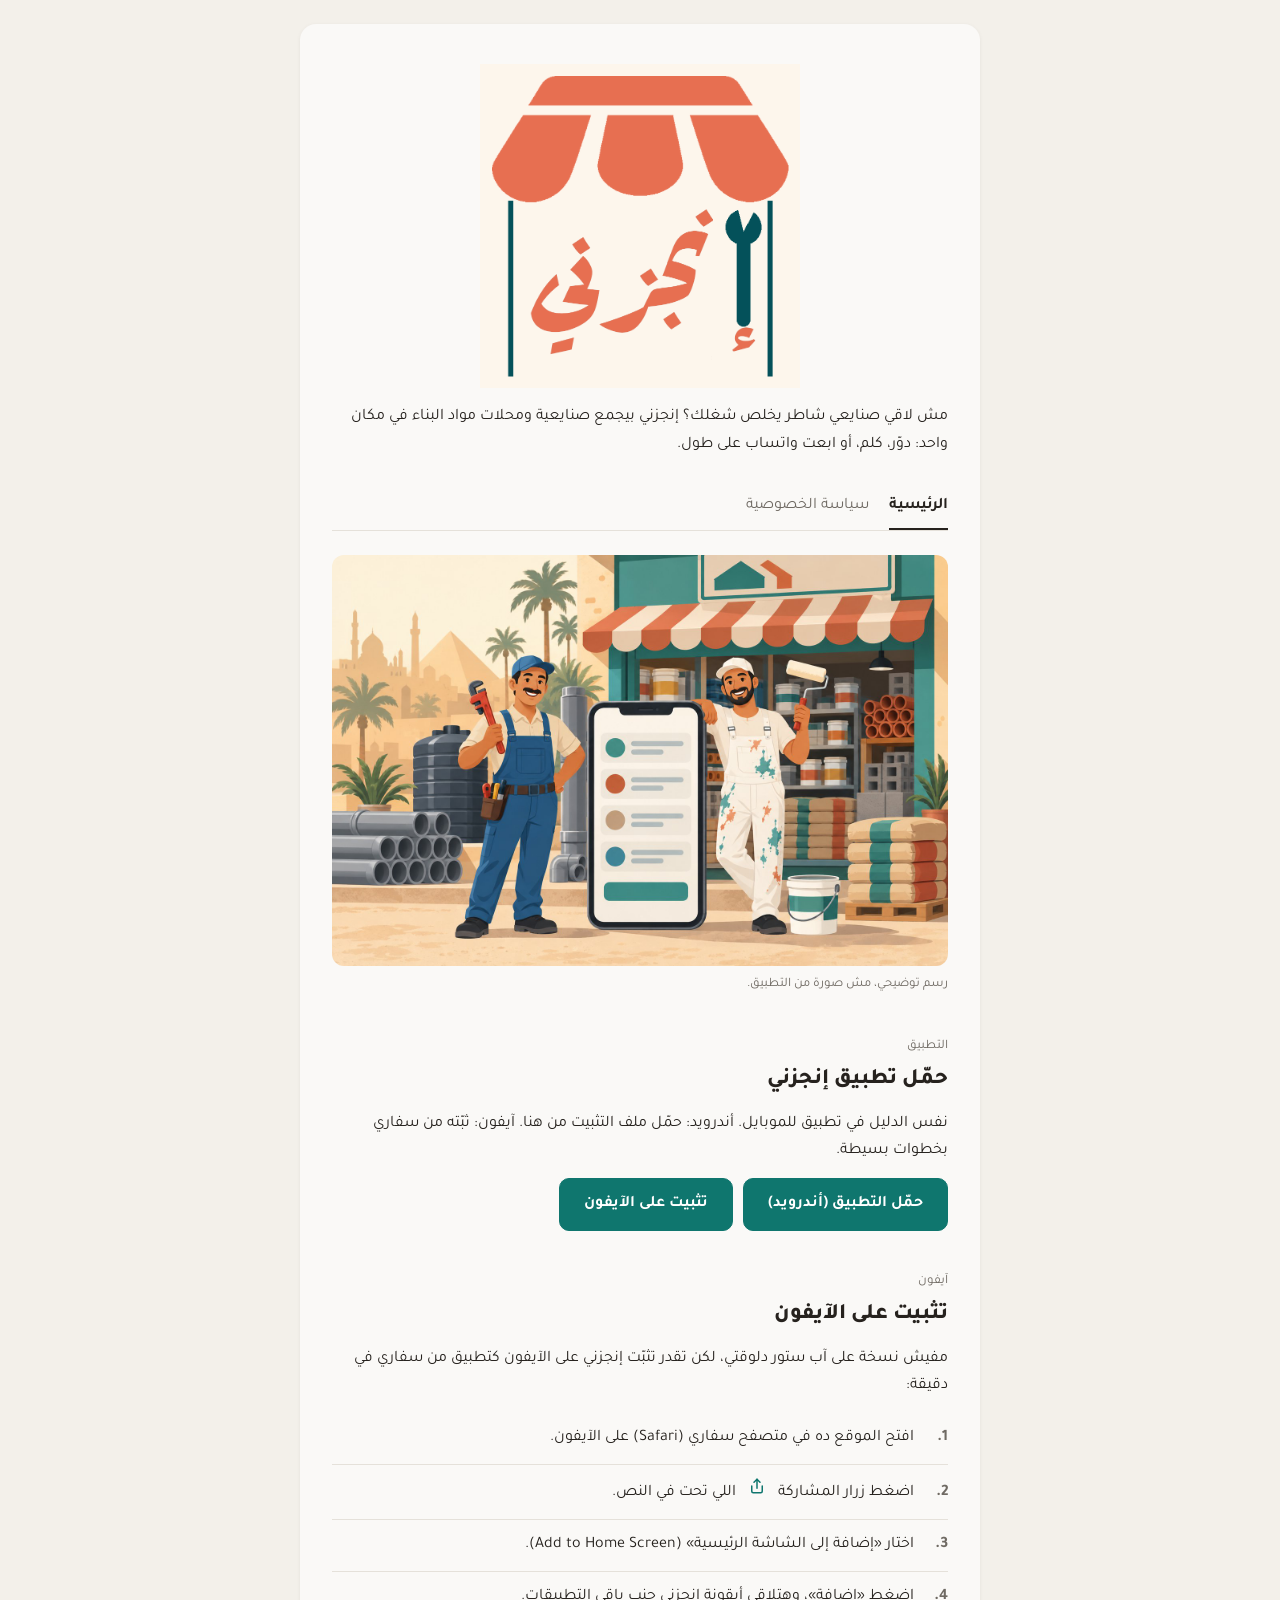
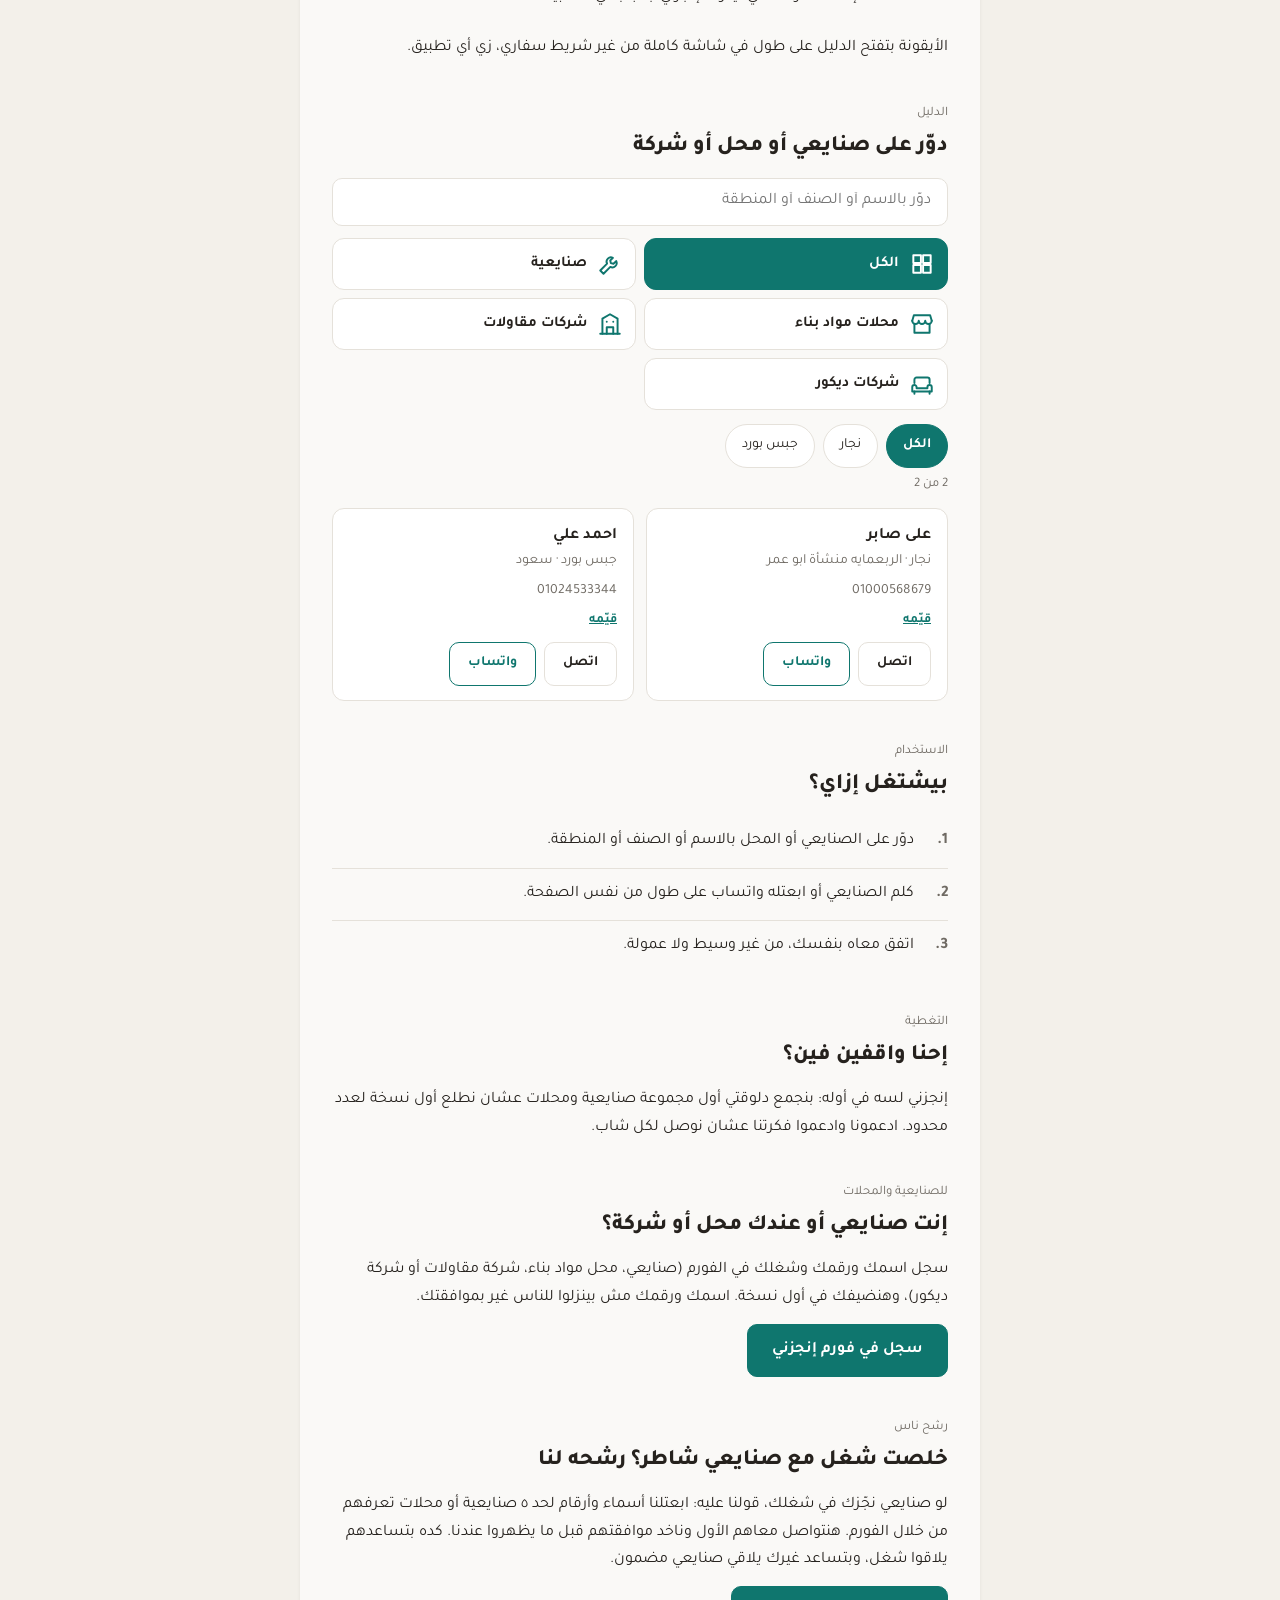
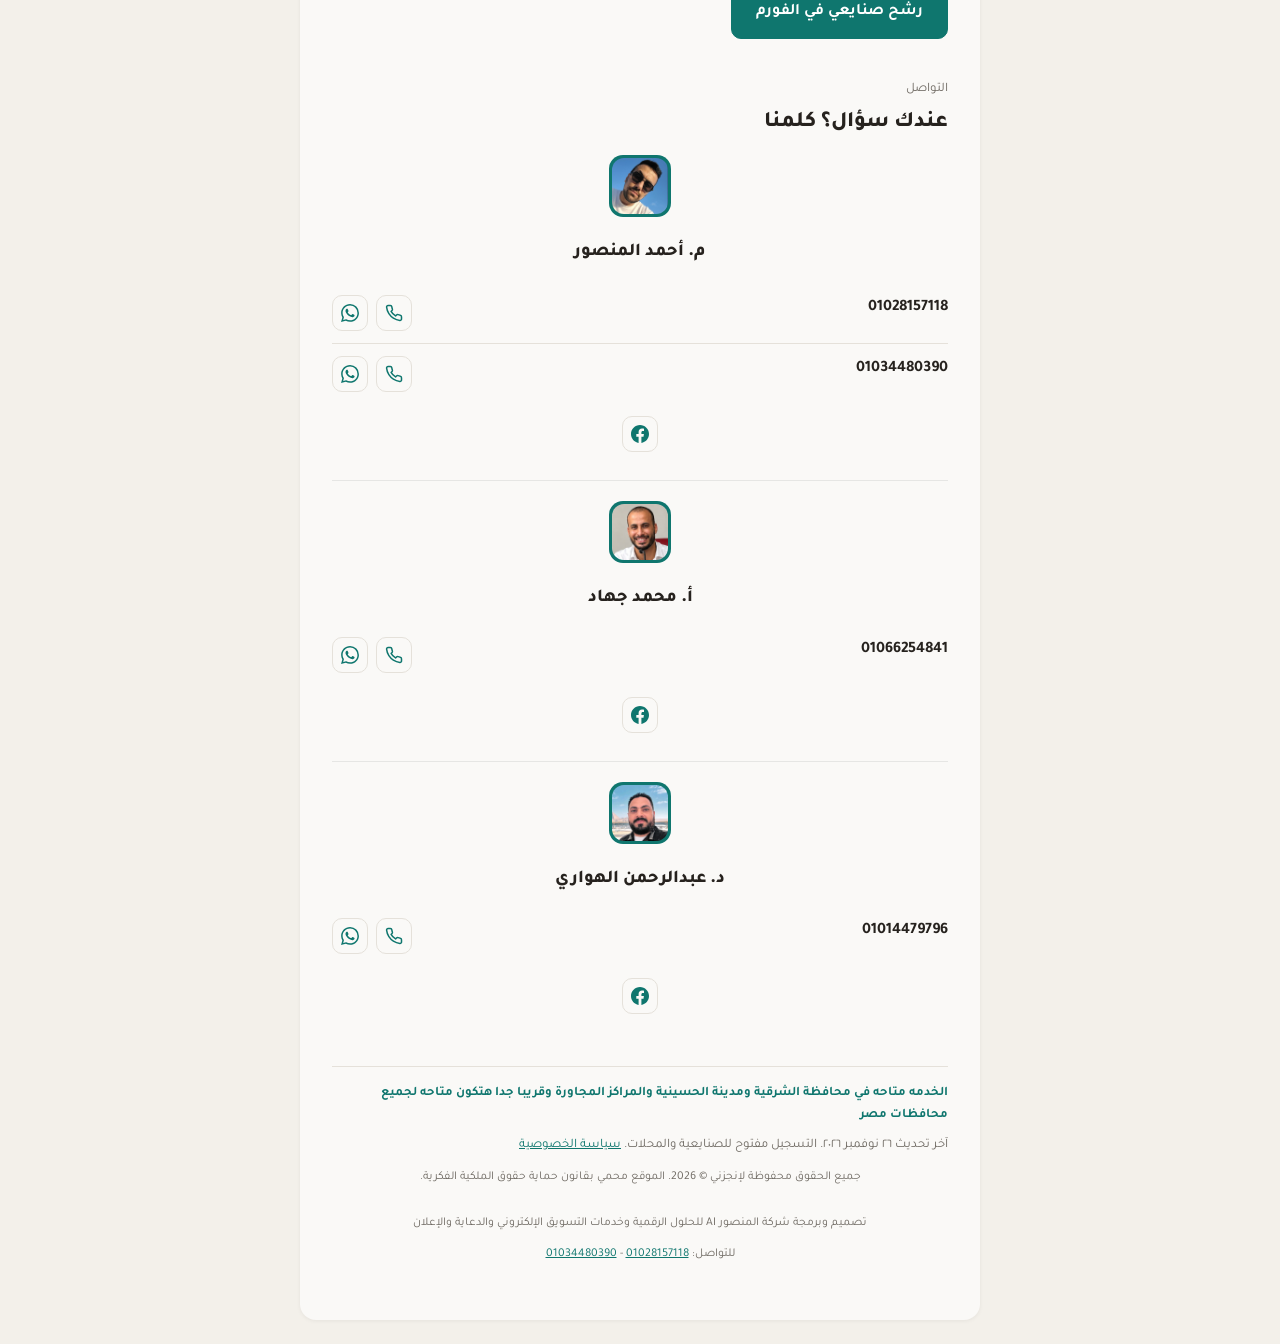
<file: index.html>
<!DOCTYPE html>
<html lang="ar" dir="rtl">
<head>
<meta charset="utf-8">
<meta name="viewport" content="width=device-width, initial-scale=1">
<title>إنجزني: صنايعية ومحلات</title>
<meta name="description" content="مش لاقي صنايعي شاطر يخلص شغلك؟ إنجزني بيجمع صنايعية ومحلات مواد البناء في مكان واحد: دوّر، كلم، أو ابعت واتساب على طول.">
<meta name="theme-color" content="#0f766e">
<meta name="mobile-web-app-capable" content="yes">
<meta name="apple-mobile-web-app-capable" content="yes">
<meta name="apple-mobile-web-app-status-bar-style" content="black-translucent">
<meta name="apple-mobile-web-app-title" content="إنجزني">
<link rel="manifest" href="manifest.webmanifest">
<link rel="icon" type="image/png" href="icons/icon-192.png">
<link rel="apple-touch-icon" sizes="180x180" href="apple-touch-icon.png">
<link rel="apple-touch-icon" sizes="167x167" href="apple-touch-icon-167.png">
<link rel="preconnect" href="https://fonts.googleapis.com">
<link rel="preconnect" href="https://fonts.gstatic.com" crossorigin>
<link href="https://fonts.googleapis.com/css2?family=Tajawal:wght@400;700;800&display=swap" rel="stylesheet">
<link rel="stylesheet" href="style.css?v=20">
</head>
<body>
<div class="anj-shell">

    <header>
        <h1 class="anj-header-title"><img class="anj-header-logo" src="logo-header.png" alt="إنجزني" width="320"></h1>
        <p class="anj-intro">مش لاقي صنايعي شاطر يخلص شغلك؟ إنجزني بيجمع صنايعية ومحلات مواد البناء في مكان واحد: دوّر، كلم، أو ابعت واتساب على طول.</p>
    </header>

    <nav class="anj-nav" aria-label="صفحات التطبيق">
        <a href="index.html" aria-current="page">الرئيسية</a>
        <a href="privacy.html">سياسة الخصوصية</a>
    </nav>

    <img class="anj-hero" src="hero.jpg" alt="رسم توضيحي: صنايعي ومحل مواد بناء وجنبهم موبايل عليه قايمة">
    <p class="anj-caption">رسم توضيحي، مش صورة من التطبيق.</p>

    <section class="anj-group">
        <p class="anj-label">التطبيق</p>
        <h2 class="anj-heading">حمّل تطبيق إنجزني</h2>
        <p class="anj-p">نفس الدليل في تطبيق للموبايل. أندرويد: حمّل ملف التثبيت من هنا. آيفون: ثبّته من سفاري بخطوات بسيطة.</p>
        <p class="anj-p anj-app-btns"><a class="anj-btn anj-btn-primary" href="anjezny.apk" download>حمّل التطبيق (أندرويد)</a>
        <a class="anj-btn anj-btn-primary" href="#ios-install">تثبيت على الآيفون</a></p>
    </section>

    <section class="anj-group" id="ios-install">
        <p class="anj-label">آيفون</p>
        <h2 class="anj-heading">تثبيت على الآيفون</h2>
        <p class="anj-p">مفيش نسخة على آب ستور دلوقتي، لكن تقدر تثبّت إنجزني على الآيفون كتطبيق من سفاري في دقيقة:</p>
        <ol class="anj-steps">
            <li>افتح الموقع ده في متصفح سفاري (Safari) على الآيفون.</li>
            <li>اضغط زرار المشاركة <svg class="anj-share-ic" viewBox="0 0 24 24" fill="none" stroke="currentColor" stroke-width="2" stroke-linecap="round" stroke-linejoin="round" aria-hidden="true"><path d="M12 3v12"/><path d="M8 7l4-4 4 4"/><path d="M5 12v7a2 2 0 0 0 2 2h10a2 2 0 0 0 2-2v-7"/></svg> اللي تحت في النص.</li>
            <li>اختار «إضافة إلى الشاشة الرئيسية» (Add to Home Screen).</li>
            <li>اضغط «إضافة»، وهتلاقي أيقونة إنجزني جنب باقي التطبيقات.</li>
        </ol>
        <p class="anj-p">الأيقونة بتفتح الدليل على طول في شاشة كاملة من غير شريط سفاري، زي أي تطبيق.</p>
    </section>

    <section class="anj-group" id="directory">
        <p class="anj-label">الدليل</p>
        <h2 class="anj-heading">دوّر على صنايعي أو محل أو شركة</h2>
        <input id="anj-search" type="search" inputmode="search" autocomplete="off"
            placeholder="دوّر بالاسم أو الصنف أو المنطقة" aria-label="دوّر بالاسم أو الصنف أو المنطقة">
        <div class="anj-cats" id="anj-cats" role="group" aria-label="القسم"></div>
        <div class="anj-chips" id="anj-chips" role="group" aria-label="الصنف"></div>
        <p class="anj-count" id="anj-count"></p>
        <div class="anj-cards" id="anj-cards"></div>
        <p class="anj-empty" id="anj-empty" hidden>مفيش نتائج مطابقة. جرّب كلمة تانية، أو اختار «الكل» من الأصناف.</p>
    </section>

    <section class="anj-group">
        <p class="anj-label">الاستخدام</p>
        <h2 class="anj-heading">بيشتغل إزاي؟</h2>
        <ol class="anj-steps">
            <li>دوّر على الصنايعي أو المحل بالاسم أو الصنف أو المنطقة.</li>
            <li>كلم الصنايعي أو ابعتله واتساب على طول من نفس الصفحة.</li>
            <li>اتفق معاه بنفسك، من غير وسيط ولا عمولة.</li>
        </ol>
    </section>

    <section class="anj-group">
        <p class="anj-label">التغطية</p>
        <h2 class="anj-heading">إحنا واقفين فين؟</h2>
        <p class="anj-p">إنجزني لسه في أوله: بنجمع دلوقتي أول مجموعة صنايعية ومحلات عشان نطلع أول نسخة لعدد محدود. ادعمونا وادعموا فكرتنا عشان نوصل لكل شاب.</p>
    </section>

    <section class="anj-group">
        <p class="anj-label">للصنايعية والمحلات</p>
        <h2 class="anj-heading">إنت صنايعي أو عندك محل أو شركة؟</h2>
        <p class="anj-p">سجل اسمك ورقمك وشغلك في الفورم (صنايعي، محل مواد بناء، شركة مقاولات أو شركة ديكور)، وهنضيفك في أول نسخة. اسمك ورقمك مش بينزلوا للناس غير بموافقتك.</p>
        <p class="anj-p"><a class="anj-btn anj-btn-primary" href="https://tally.so/r/OQ7gNA" target="_blank" rel="noopener">سجل في فورم إنجزني</a></p>
    </section>

    <section class="anj-group">
        <p class="anj-label">رشح ناس</p>
        <h2 class="anj-heading">خلصت شغل مع صنايعي شاطر؟ رشحه لنا</h2>
        <p class="anj-p">لو صنايعي نجّزك في شغلك، قولنا عليه: ابعتلنا أسماء وأرقام لحد ٥ صنايعية أو محلات تعرفهم من خلال الفورم. هنتواصل معاهم الأول وناخد موافقتهم قبل ما يظهروا عندنا. كده بتساعدهم يلاقوا شغل، وبتساعد غيرك يلاقي صنايعي مضمون.</p>
        <p class="anj-p"><a class="anj-btn anj-btn-primary" href="https://tally.so/r/OQ7gNA" target="_blank" rel="noopener">رشح صنايعي في الفورم</a></p>
    </section>

    <section class="anj-group">
        <p class="anj-label">التواصل</p>
        <h2 class="anj-heading">عندك سؤال؟ كلمنا</h2>
        <div class="anj-founder">
            <span class="anj-founder-frame"><img class="anj-founder-photo" src="founder-v7.jpg" alt="م. أحمد المنصور"></span>
            <p class="anj-founder-name">م. أحمد المنصور</p>
        </div>
        <div class="anj-facts">
            <div class="anj-fact-row"><span class="v">01028157118</span><span class="anj-contact-icons"><a class="anj-ic" href="tel:+201028157118" aria-label="اتصل على 01028157118"><svg viewBox="0 0 24 24" fill="none" stroke="currentColor" stroke-width="2" stroke-linecap="round" stroke-linejoin="round"><path d="M22 16.92v3a2 2 0 0 1-2.18 2 19.79 19.79 0 0 1-8.63-3.07 19.5 19.5 0 0 1-6-6 19.79 19.79 0 0 1-3.07-8.67A2 2 0 0 1 4.11 2h3a2 2 0 0 1 2 1.72 12.84 12.84 0 0 0 .7 2.81 2 2 0 0 1-.45 2.11L8.09 9.91a16 16 0 0 0 6 6l1.27-1.27a2 2 0 0 1 2.11-.45 12.84 12.84 0 0 0 2.81.7A2 2 0 0 1 22 16.92z"/></svg></a><a class="anj-ic" href="https://wa.me/201028157118" target="_blank" rel="noopener" aria-label="واتساب 01028157118"><svg viewBox="0 0 24 24" fill="currentColor"><path d="M17.472 14.382c-.297-.149-1.758-.867-2.03-.967-.273-.099-.471-.148-.67.15-.197.297-.767.966-.94 1.164-.173.199-.347.223-.644.075-.297-.15-1.255-.463-2.39-1.475-.883-.788-1.48-1.761-1.653-2.059-.173-.297-.018-.458.13-.606.134-.133.297-.347.446-.52.149-.174.198-.298.297-.497.1-.198.05-.371-.025-.52-.075-.149-.669-1.612-.916-2.207-.242-.579-.487-.5-.669-.51-.173-.008-.371-.01-.57-.01-.198 0-.52.074-.792.372-.272.297-1.04 1.016-1.04 2.479 0 1.462 1.065 2.875 1.213 3.074.149.198 2.096 3.2 5.077 4.487.709.306 1.262.489 1.694.625.712.227 1.36.195 1.871.118.571-.085 1.758-.719 2.006-1.413.248-.694.248-1.289.173-1.413-.074-.124-.272-.198-.57-.347m-5.421 7.403h-.004a9.87 9.87 0 01-5.031-1.378l-.361-.214-3.741.982.998-3.648-.235-.374a9.86 9.86 0 01-1.51-5.26c.001-5.45 4.436-9.884 9.888-9.884 2.64 0 5.122 1.03 6.988 2.898a9.825 9.825 0 012.893 6.994c-.003 5.45-4.437 9.884-9.885 9.884m8.413-18.297A11.815 11.815 0 0012.05 0C5.495 0 .16 5.335.157 11.892c0 2.096.547 4.142 1.588 5.945L.057 24l6.305-1.654a11.882 11.882 0 005.683 1.448h.005c6.554 0 11.89-5.335 11.893-11.893a11.821 11.821 0 00-3.48-8.413Z"/></svg></a></span></div>
            <div class="anj-fact-row"><span class="v">01034480390</span><span class="anj-contact-icons"><a class="anj-ic" href="tel:+201034480390" aria-label="اتصل على 01034480390"><svg viewBox="0 0 24 24" fill="none" stroke="currentColor" stroke-width="2" stroke-linecap="round" stroke-linejoin="round"><path d="M22 16.92v3a2 2 0 0 1-2.18 2 19.79 19.79 0 0 1-8.63-3.07 19.5 19.5 0 0 1-6-6 19.79 19.79 0 0 1-3.07-8.67A2 2 0 0 1 4.11 2h3a2 2 0 0 1 2 1.72 12.84 12.84 0 0 0 .7 2.81 2 2 0 0 1-.45 2.11L8.09 9.91a16 16 0 0 0 6 6l1.27-1.27a2 2 0 0 1 2.11-.45 12.84 12.84 0 0 0 2.81.7A2 2 0 0 1 22 16.92z"/></svg></a><a class="anj-ic" href="https://wa.me/201034480390" target="_blank" rel="noopener" aria-label="واتساب 01034480390"><svg viewBox="0 0 24 24" fill="currentColor"><path d="M17.472 14.382c-.297-.149-1.758-.867-2.03-.967-.273-.099-.471-.148-.67.15-.197.297-.767.966-.94 1.164-.173.199-.347.223-.644.075-.297-.15-1.255-.463-2.39-1.475-.883-.788-1.48-1.761-1.653-2.059-.173-.297-.018-.458.13-.606.134-.133.297-.347.446-.52.149-.174.198-.298.297-.497.1-.198.05-.371-.025-.52-.075-.149-.669-1.612-.916-2.207-.242-.579-.487-.5-.669-.51-.173-.008-.371-.01-.57-.01-.198 0-.52.074-.792.372-.272.297-1.04 1.016-1.04 2.479 0 1.462 1.065 2.875 1.213 3.074.149.198 2.096 3.2 5.077 4.487.709.306 1.262.489 1.694.625.712.227 1.36.195 1.871.118.571-.085 1.758-.719 2.006-1.413.248-.694.248-1.289.173-1.413-.074-.124-.272-.198-.57-.347m-5.421 7.403h-.004a9.87 9.87 0 01-5.031-1.378l-.361-.214-3.741.982.998-3.648-.235-.374a9.86 9.86 0 01-1.51-5.26c.001-5.45 4.436-9.884 9.888-9.884 2.64 0 5.122 1.03 6.988 2.898a9.825 9.825 0 012.893 6.994c-.003 5.45-4.437 9.884-9.885 9.884m8.413-18.297A11.815 11.815 0 0012.05 0C5.495 0 .16 5.335.157 11.892c0 2.096.547 4.142 1.588 5.945L.057 24l6.305-1.654a11.882 11.882 0 005.683 1.448h.005c6.554 0 11.89-5.335 11.893-11.893a11.821 11.821 0 00-3.48-8.413Z"/></svg></a></span></div>
        </div>
        <p class="anj-founder-fb"><a class="anj-ic" href="https://www.facebook.com/AHMEDMANSUOR2030" target="_blank" rel="noopener" aria-label="فيسبوك"><svg viewBox="0 0 24 24" fill="currentColor"><path d="M24 12.073c0-6.627-5.373-12-12-12s-12 5.373-12 12c0 5.99 4.388 10.954 10.125 11.854v-8.385H7.078v-3.47h3.047V9.43c0-3.007 1.792-4.669 4.533-4.669 1.312 0 2.686.235 2.686.235v2.953H15.83c-1.491 0-1.956.925-1.956 1.874v2.25h3.328l-.532 3.47h-2.796v8.385C19.612 23.027 24 18.062 24 12.073z"/></svg></a></p>
        <div class="anj-founder anj-founder-second">
            <span class="anj-founder-frame"><img class="anj-founder-photo" src="founder-gehad-v5.jpg" alt="أ. محمد جهاد"></span>
            <p class="anj-founder-name">أ. محمد جهاد</p>
            <div class="anj-facts">
            <div class="anj-fact-row"><span class="v">01066254841</span><span class="anj-contact-icons"><a class="anj-ic" href="tel:+201066254841" aria-label="اتصل على 01066254841"><svg viewBox="0 0 24 24" fill="none" stroke="currentColor" stroke-width="2" stroke-linecap="round" stroke-linejoin="round"><path d="M22 16.92v3a2 2 0 0 1-2.18 2 19.79 19.79 0 0 1-8.63-3.07 19.5 19.5 0 0 1-6-6 19.79 19.79 0 0 1-3.07-8.67A2 2 0 0 1 4.11 2h3a2 2 0 0 1 2 1.72 12.84 12.84 0 0 0 .7 2.81 2 2 0 0 1-.45 2.11L8.09 9.91a16 16 0 0 0 6 6l1.27-1.27a2 2 0 0 1 2.11-.45 12.84 12.84 0 0 0 2.81.7A2 2 0 0 1 22 16.92z"/></svg></a><a class="anj-ic" href="https://wa.me/201066254841" target="_blank" rel="noopener" aria-label="واتساب 01066254841"><svg viewBox="0 0 24 24" fill="currentColor"><path d="M17.472 14.382c-.297-.149-1.758-.867-2.03-.967-.273-.099-.471-.148-.67.15-.197.297-.767.966-.94 1.164-.173.199-.347.223-.644.075-.297-.15-1.255-.463-2.39-1.475-.883-.788-1.48-1.761-1.653-2.059-.173-.297-.018-.458.13-.606.134-.133.297-.347.446-.52.149-.174.198-.298.297-.497.1-.198.05-.371-.025-.52-.075-.149-.669-1.612-.916-2.207-.242-.579-.487-.5-.669-.51-.173-.008-.371-.01-.57-.01-.198 0-.52.074-.792.372-.272.297-1.04 1.016-1.04 2.479 0 1.462 1.065 2.875 1.213 3.074.149.198 2.096 3.2 5.077 4.487.709.306 1.262.489 1.694.625.712.227 1.36.195 1.871.118.571-.085 1.758-.719 2.006-1.413.248-.694.248-1.289.173-1.413-.074-.124-.272-.198-.57-.347m-5.421 7.403h-.004a9.87 9.87 0 01-5.031-1.378l-.361-.214-3.741.982.998-3.648-.235-.374a9.86 9.86 0 01-1.51-5.26c.001-5.45 4.436-9.884 9.888-9.884 2.64 0 5.122 1.03 6.988 2.898a9.825 9.825 0 012.893 6.994c-.003 5.45-4.437 9.884-9.885 9.884m8.413-18.297A11.815 11.815 0 0012.05 0C5.495 0 .16 5.335.157 11.892c0 2.096.547 4.142 1.588 5.945L.057 24l6.305-1.654a11.882 11.882 0 005.683 1.448h.005c6.554 0 11.89-5.335 11.893-11.893a11.821 11.821 0 00-3.48-8.413Z"/></svg></a></span></div>
            </div>
            <p class="anj-founder-fb"><a class="anj-ic" href="https://www.facebook.com/mhmd.jhad.714964" target="_blank" rel="noopener" aria-label="فيسبوك"><svg viewBox="0 0 24 24" fill="currentColor"><path d="M24 12.073c0-6.627-5.373-12-12-12s-12 5.373-12 12c0 5.99 4.388 10.954 10.125 11.854v-8.385H7.078v-3.47h3.047V9.43c0-3.007 1.792-4.669 4.533-4.669 1.312 0 2.686.235 2.686.235v2.953H15.83c-1.491 0-1.956.925-1.956 1.874v2.25h3.328l-.532 3.47h-2.796v8.385C19.612 23.027 24 18.062 24 12.073z"/></svg></a></p>
        </div>
        <div class="anj-founder anj-founder-second">
            <span class="anj-founder-frame"><img class="anj-founder-photo" src="founder-hawary-v1.jpg" alt="د. عبدالرحمن الهواري"></span>
            <p class="anj-founder-name">د. عبدالرحمن الهواري</p>
            <div class="anj-facts">
            <div class="anj-fact-row"><span class="v">01014479796</span><span class="anj-contact-icons"><a class="anj-ic" href="tel:+201014479796" aria-label="اتصل على 01014479796"><svg viewBox="0 0 24 24" fill="none" stroke="currentColor" stroke-width="2" stroke-linecap="round" stroke-linejoin="round"><path d="M22 16.92v3a2 2 0 0 1-2.18 2 19.79 19.79 0 0 1-8.63-3.07 19.5 19.5 0 0 1-6-6 19.79 19.79 0 0 1-3.07-8.67A2 2 0 0 1 4.11 2h3a2 2 0 0 1 2 1.72 12.84 12.84 0 0 0 .7 2.81 2 2 0 0 1-.45 2.11L8.09 9.91a16 16 0 0 0 6 6l1.27-1.27a2 2 0 0 1 2.11-.45 12.84 12.84 0 0 0 2.81.7A2 2 0 0 1 22 16.92z"/></svg></a><a class="anj-ic" href="https://wa.me/201014479796" target="_blank" rel="noopener" aria-label="واتساب 01014479796"><svg viewBox="0 0 24 24" fill="currentColor"><path d="M17.472 14.382c-.297-.149-1.758-.867-2.03-.967-.273-.099-.471-.148-.67.15-.197.297-.767.966-.94 1.164-.173.199-.347.223-.644.075-.297-.15-1.255-.463-2.39-1.475-.883-.788-1.48-1.761-1.653-2.059-.173-.297-.018-.458.13-.606.134-.133.297-.347.446-.52.149-.174.198-.298.297-.497.1-.198.05-.371-.025-.52-.075-.149-.669-1.612-.916-2.207-.242-.579-.487-.5-.669-.51-.173-.008-.371-.01-.57-.01-.198 0-.52.074-.792.372-.272.297-1.04 1.016-1.04 2.479 0 1.462 1.065 2.875 1.213 3.074.149.198 2.096 3.2 5.077 4.487.709.306 1.262.489 1.694.625.712.227 1.36.195 1.871.118.571-.085 1.758-.719 2.006-1.413.248-.694.248-1.289.173-1.413-.074-.124-.272-.198-.57-.347m-5.421 7.403h-.004a9.87 9.87 0 01-5.031-1.378l-.361-.214-3.741.982.998-3.648-.235-.374a9.86 9.86 0 01-1.51-5.26c.001-5.45 4.436-9.884 9.888-9.884 2.64 0 5.122 1.03 6.988 2.898a9.825 9.825 0 012.893 6.994c-.003 5.45-4.437 9.884-9.885 9.884m8.413-18.297A11.815 11.815 0 0012.05 0C5.495 0 .16 5.335.157 11.892c0 2.096.547 4.142 1.588 5.945L.057 24l6.305-1.654a11.882 11.882 0 005.683 1.448h.005c6.554 0 11.89-5.335 11.893-11.893a11.821 11.821 0 00-3.48-8.413Z"/></svg></a></span></div>
            </div>
            <p class="anj-founder-fb"><a class="anj-ic" href="https://www.facebook.com/khrpoush" target="_blank" rel="noopener" aria-label="فيسبوك"><svg viewBox="0 0 24 24" fill="currentColor"><path d="M24 12.073c0-6.627-5.373-12-12-12s-12 5.373-12 12c0 5.99 4.388 10.954 10.125 11.854v-8.385H7.078v-3.47h3.047V9.43c0-3.007 1.792-4.669 4.533-4.669 1.312 0 2.686.235 2.686.235v2.953H15.83c-1.491 0-1.956.925-1.956 1.874v2.25h3.328l-.532 3.47h-2.796v8.385C19.612 23.027 24 18.062 24 12.073z"/></svg></a></p>
        </div>
    </section>

    <footer class="anj-footer">
        <p class="anj-note">الخدمه متاحه في محافظة الشرقية ومدينة الحسينية والمراكز المجاورة وقريبا جدا هتكون متاحه لجميع محافظات مصر</p>
        آخر تحديث ٢٦ نوفمبر ٢٠٢٦. التسجيل مفتوح للصنايعية والمحلات.
        <a href="privacy.html">سياسة الخصوصية</a>
        <p class="anj-rights">جميع الحقوق محفوظة لإنجزني © 2026. الموقع محمي بقانون حماية حقوق الملكية الفكرية.</p>
        <p class="anj-rights anj-credit">تصميم وبرمجة شركة المنصور AI للحلول الرقمية وخدمات التسويق الإلكتروني والدعاية والإعلان</p>
        <p class="anj-rights">للتواصل: <a href="tel:+201028157118">01028157118</a> - <a href="tel:+201034480390">01034480390</a></p>
    </footer>

</div>
<script src="providers.js"></script>
<script src="reviews.js"></script>
<script src="app.js"></script>
</body>
</html>
</file>
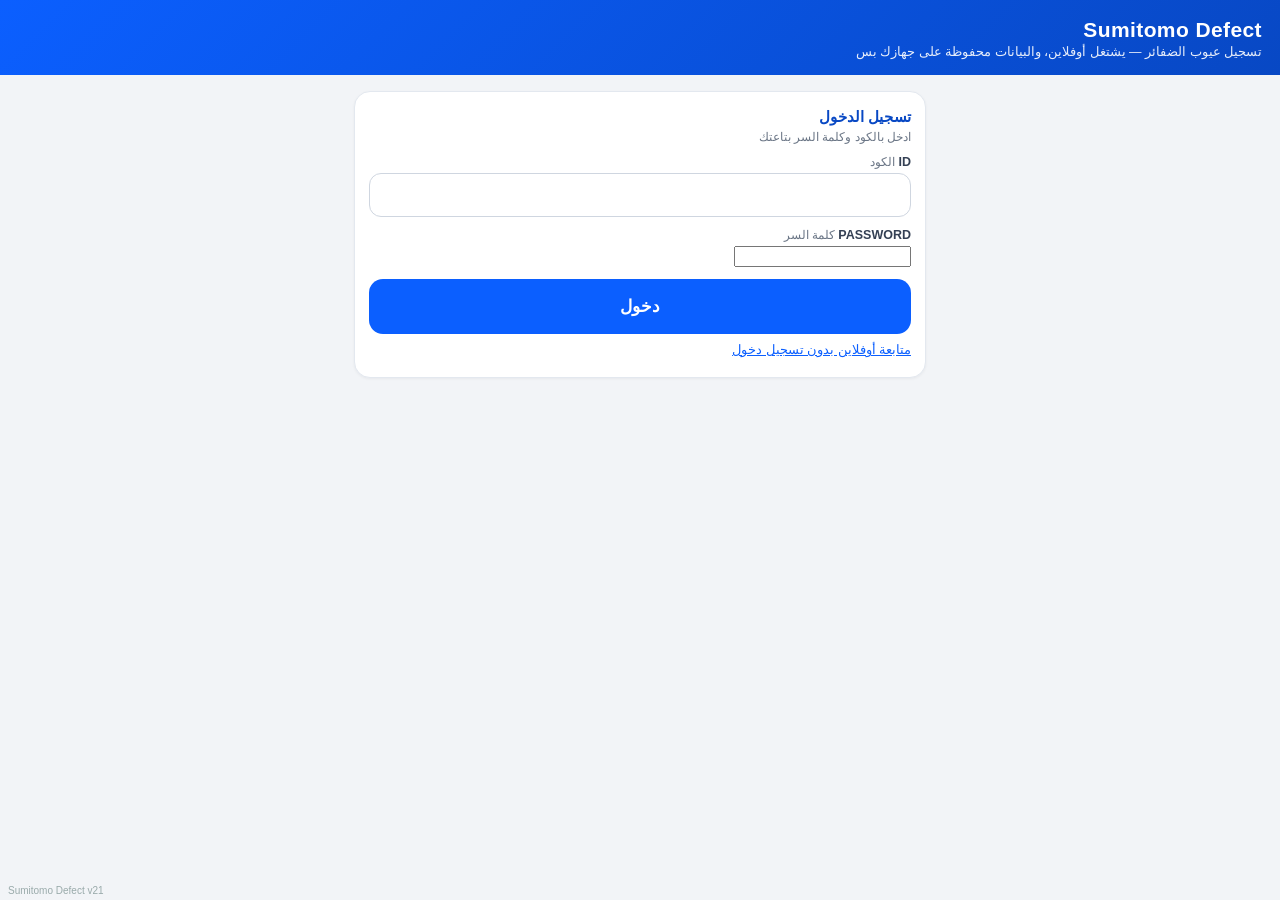
<file: audit-x7k2p9/index.html>
<!DOCTYPE html>
<html lang="ar" dir="rtl">
<head>
<meta charset="UTF-8">
<meta name="viewport" content="width=device-width, initial-scale=1, maximum-scale=1, user-scalable=no">
<meta name="robots" content="noindex,nofollow">
<meta name="theme-color" content="#0b5fff">
<link rel="manifest" href="manifest.webmanifest">
<link rel="apple-touch-icon" href="icon-512.png">
<meta name="apple-mobile-web-app-capable" content="yes">
<meta name="mobile-web-app-capable" content="yes">
<title>Sumitomo Defect</title>
<style>
  :root{
    --bg:#f2f4f7; --card:#fff; --ink:#1a2332; --muted:#6b7686;
    --blue:#0b5fff; --blue-d:#0848c4; --red:#d92d20; --green:#12805c; --line:#e3e8ef;
  }
  *{box-sizing:border-box; -webkit-tap-highlight-color:transparent;}
  html,body{margin:0;padding:0;background:var(--bg);color:var(--ink);
    font-family:-apple-system,"Segoe UI",Tahoma,Arial,sans-serif;font-size:16px;}
  header{background:linear-gradient(135deg,#0b5fff,#0848c4);color:#fff;padding:18px 18px 16px;}
  header h1{margin:0;font-size:21px;font-weight:800;letter-spacing:.4px;}
  header .sub{margin-top:2px;font-size:12.5px;opacity:.9;}
  header .back{background:rgba(255,255,255,.18);border:none;color:#fff;font-size:13px;font-weight:700;
    padding:6px 12px;border-radius:8px;cursor:pointer;margin-bottom:8px;font-family:inherit;}
  main{padding:16px 14px;max-width:600px;margin:0 auto 90px;}
  .card{background:var(--card);border:1px solid var(--line);border-radius:16px;padding:16px 14px;margin-bottom:14px;
    box-shadow:0 1px 3px rgba(16,24,40,.05);}
  .card h2{margin:0 0 4px;font-size:15px;color:var(--blue-d);}
.hello{font-size:19px;font-weight:800;margin:2px 2px 8px}
.pcard{background:var(--card);border:1px solid var(--line);border-radius:14px;padding:10px 14px;margin-bottom:12px}
.prow{display:flex;justify-content:space-between;align-items:center;font-size:13.5px;padding:3px 0}
.prow span{color:var(--muted)}
  .card .hsub{font-size:12px;color:var(--muted);margin-bottom:8px;}
  label{display:block;font-size:12.5px;font-weight:800;color:#344054;margin:11px 0 4px;}
  label .ar{font-weight:400;color:var(--muted);font-size:11.5px;}
  input[type=text],input[type=date],input[type=time],input[type=number],input[type=search],select,textarea{
    width:100%;padding:12px;font-size:16px;border:1.5px solid #cfd6e0;border-radius:12px;
    background:#fff;color:var(--ink);font-family:inherit;}
  input:focus,select:focus,textarea:focus{outline:none;border-color:var(--blue);box-shadow:0 0 0 3px rgba(11,95,255,.12);}
  textarea{min-height:64px;resize:vertical;}
  input[data-f=ident],input[data-f=harness],input[data-f=code],input[data-f=firstOff],input[data-f=lastOff],input[data-f=yc],input[data-f=qty],input[data-f=total]{direction:ltr;text-align:right;}
  .g2{display:grid;grid-template-columns:1fr 1fr;gap:0 10px;}
  .g3{display:grid;grid-template-columns:1fr 1fr 1fr;gap:0 10px;}
  .seg{display:flex;gap:8px;}
  .seg button{flex:1;padding:12px 0;font-size:15px;font-weight:800;border-radius:12px;cursor:pointer;
    border:1.5px solid #cfd6e0;background:#fff;color:var(--muted);font-family:inherit;}
  .seg button.on-yes{background:#fef3f2;border-color:var(--red);color:var(--red);}
  .seg button.on-no{background:#ecfdf3;border-color:var(--green);color:var(--green);}
  .btn{display:block;width:100%;padding:17px;font-size:17px;font-weight:800;border:none;border-radius:14px;
    cursor:pointer;font-family:inherit;margin-top:12px;}
  .btn-blue{background:var(--blue);color:#fff;}
  .btn-blue:active{background:var(--blue-d);}
  .btn-ghost{background:#fff;color:var(--blue);border:1.5px solid var(--blue);}
  .btn-add{background:#eff4ff;color:var(--blue);border:1.5px dashed var(--blue);padding:11px;font-size:14.5px;}
  .mini{font-size:12.5px;color:var(--muted);margin-top:6px;line-height:1.7;}
  /* defect card */
  .def{border:1.5px solid #dbe2ec;border-radius:12px;padding:10px;margin-top:12px;background:#fbfcfe;}
  .def .dhead{display:flex;justify-content:space-between;align-items:center;margin-bottom:2px;}
  .def .dhead b{font-size:14px;color:var(--blue-d);}
  .def .rm{border:none;background:none;color:var(--red);font-size:12.5px;font-weight:800;cursor:pointer;font-family:inherit;}
  /* signature */
  #sigWrap{border:1.5px dashed #aab4c3;border-radius:10px;background:#fbfcfe;position:relative;}
  #sigCanvas{display:block;width:100%;height:150px;touch-action:none;border-radius:10px;}
  #sigClear{position:absolute;top:6px;left:6px;font-size:12px;padding:5px 10px;border-radius:8px;
    border:1px solid #cfd6e0;background:#fff;color:var(--muted);cursor:pointer;font-family:inherit;}
  /* sheets list */
  .rec{background:#fff;border:1px solid var(--line);border-radius:12px;padding:12px;margin-bottom:10px;}
  .rec .top{display:flex;justify-content:space-between;align-items:center;gap:8px;}
  .rec .name{font-weight:800;font-size:15px;}
  .rec .meta{font-size:12.5px;color:var(--muted);margin-top:3px;line-height:1.7;}
  .badge{font-size:11.5px;font-weight:800;padding:3px 10px;border-radius:20px;white-space:nowrap;
    background:#eff4ff;color:var(--blue);border:1px solid #b9ccff;}
  .rec .acts{display:flex;gap:8px;margin-top:10px;}
  .rec .acts button{flex:1;padding:11px 0;font-size:14px;font-weight:700;border-radius:11px;cursor:pointer;
    border:1.5px solid #cfd6e0;background:#fff;color:#344054;font-family:inherit;}
  .rec .acts button.pr{color:var(--blue);border-color:var(--blue);}
  .rec .acts button.del{color:var(--red);border-color:#f4b6ae;flex:.6;}
  .empty{text-align:center;color:var(--muted);padding:36px 20px;font-size:14.5px;line-height:2;}
  .empty .big{font-size:42px;}
  /* photo buttons + previews */
  .phBtns{display:flex;gap:8px;margin-top:6px;}
  .phBtns{display:flex;gap:8px;}
  .phBtns button{flex:1;padding:11px 0;font-size:13.5px;font-weight:800;border-radius:11px;cursor:pointer;
    border:1.5px dashed var(--blue);background:#fbfcfe;color:var(--blue);font-family:inherit;}
  .phPrev{display:none;margin-top:8px;max-width:100%;max-height:160px;border-radius:10px;border:1px solid var(--line);}
  /* QR modal */
  #qrModal{display:none;position:fixed;inset:0;background:rgba(0,0,0,.92);z-index:100;
    flex-direction:column;align-items:center;justify-content:center;padding:16px;}
  #qrModal video{width:100%;max-width:420px;border-radius:12px;background:#000;}
  #qrModal .qmTxt{color:#fff;font-size:14px;margin:12px 0;text-align:center;line-height:1.7;}
  #qrModal button{padding:12px 30px;font-size:15px;font-weight:800;border:none;border-radius:10px;
    background:#fff;color:#101828;cursor:pointer;font-family:inherit;}
  #toast{position:fixed;bottom:24px;right:50%;transform:translateX(50%);background:#101828;color:#fff;
    padding:12px 22px;border-radius:30px;font-size:14.5px;font-weight:700;opacity:0;pointer-events:none;
    transition:opacity .25s;z-index:99;white-space:nowrap;}
  .hidden{display:none !important;}
</style>
</head>
<body>

<header>
  <div id="vtag" style="position:fixed;bottom:4px;left:8px;font-size:10px;color:#9aa;z-index:50;direction:ltr">Sumitomo Defect v21</div>
  <div id="hdrBack" class="hidden"><button class="back" onclick="goHome()">→ رجوع</button></div>
  <h1>Sumitomo Defect</h1>
  <div class="sub">تسجيل عيوب الضفائر — يشتغل أوفلاين، والبيانات محفوظة على جهازك بس</div>
</header>

<main>
<!-- ================= HOME ================= -->
<section id="secHome">
  <div id="homeInfo"></div>
  <button class="btn btn-blue" onclick="newSheet()">➕ تسجيل ديفيكت</button>
  <button class="btn btn-blue" style="background:#fff;color:var(--blue-d);border:2px solid var(--blue)" onclick="goView()">📋 عرض الديفيكتات</button>
  <div class="mini" style="margin:10px 2px">سجّل الديفيكت وهيتحفظ على جهازك، وتقدر ترجعله في أي وقت.</div>
  <button class="btn btn-ghost" id="btnUsers" style="margin-top:8px;padding:10px;font-size:13.5px;display:none" onclick="goUsers()">👥 المستخدمين</button>
  <button class="btn btn-ghost" id="btnSettings" style="margin-top:6px;padding:10px;font-size:13.5px;display:none" onclick="goSet()">⚙️ إعدادات السيستم</button>
  <button class="btn btn-ghost" id="btnInstall" style="margin-top:6px;padding:10px;font-size:13.5px;display:none" onclick="doInstall()">⬇️ تثبيت التطبيق على الموبايل</button>
</section>

<!-- ================= USERS (admin) ================= -->
<section id="secUsers" class="hidden">
  <div class="card">
    <h2>👥 المستخدمين</h2>
    <div id="usersList" class="mini">…</div>
  </div>
  <div class="card">
    <h2 id="nuTitle">➕ إضافة مستخدم</h2>
    <input type="hidden" id="nuEditId">
    <label>كود الدخول (حروف إنجليزي أو أرقام)</label>
    <input type="text" id="nuId" placeholder="مثال: alaa" autocomplete="off">
    <label>الاسم الكامل</label>
    <input type="text" id="nuName" placeholder="مثال: الاء ابراهيم">
    <label>الدور</label>
    <select id="nuRole">
      <option value="inspector">مفتش</option>
      <option value="production">إنتاج</option>
      <option value="quality_engineer">مهندس جودة</option>
      <option value="quality_supervisor">مشرف جودة</option>
      <option value="quality_manager">مدير جودة</option>
      <option value="admin">أدمن</option>
    </select>
    <label id="nuPwLbl">كلمة السر</label>
    <div style="display:flex;gap:6px;align-items:center">
      <input type="text" id="nuPw" style="flex:1" autocomplete="off">
      <button class="btn btn-ghost" style="padding:8px 10px;font-size:13px" onclick="genPw()">🎲 توليد</button>
    </div>
    <button class="btn btn-blue" id="nuSaveBtn" onclick="saveUser()">إضافة</button>
    <button class="btn btn-ghost hidden" id="nuCancelBtn" style="margin-top:6px" onclick="resetUserForm()">إلغاء التعديل</button>
    <div id="nuMsg" class="mini" style="margin-top:6px"></div>
  </div>
  <button class="btn btn-ghost" onclick="goHome()">رجوع</button>
</section>

<!-- ================= LIST ================= -->
<section id="secView" class="hidden">
  <input type="search" id="qSearch" placeholder="🔍 بحث بالتاريخ أو خط الإنتاج أو كود الضفيرة" oninput="renderList(this.value)">
  <div id="sheetList"></div>
</section>

<!-- ================= LOGIN ================= -->
<section id="secLogin" class="hidden">
  <div class="card">
    <h2>تسجيل الدخول</h2>
    <div class="hsub">ادخل بالكود وكلمة السر بتاعتك</div>
    <label>ID <span class="ar">الكود</span></label><input type="text" id="lgId" autocomplete="username" style="direction:ltr">
    <label>PASSWORD <span class="ar">كلمة السر</span></label><input type="password" id="lgPw" autocomplete="current-password" style="direction:ltr">
    <button class="btn btn-blue" onclick="doLogin()">دخول</button>
    <div class="mini" id="lgErr" style="color:var(--red)"></div>
    <div class="mini"><a href="#" onclick="goHome();return false;" style="color:var(--blue)">متابعة أوفلاين بدون تسجيل دخول</a></div>
  </div>
</section>

<!-- ================= SETTINGS ================= -->
<section id="secSet" class="hidden">
  <div class="card">
    <h2>إعدادات السيستم</h2>
    <div class="hsub">رابط السيرفر والمفتاح — بتتسجل مرة واحدة بس على كل جهاز</div>
    <label>SUPABASE URL</label><input type="text" id="cfgUrl" style="direction:ltr" placeholder="https://xxxx.supabase.co">
    <label>ANON KEY</label><textarea id="cfgKey" style="direction:ltr" rows="4"></textarea>
    <button class="btn btn-blue" onclick="saveCfg()">حفظ</button>
    <button class="btn btn-ghost" onclick="goHome()">رجوع</button>
    <div class="mini" id="cfgMsg"></div>
  </div>
</section>

<!-- ================= EDITOR ================= -->
<section id="secEdit" class="hidden">

  <div class="card">
    <h2>بيانات رأس الورقة</h2>
    <div class="hsub">نفس الخانات اللي فوق في الورقة الورقية</div>
    <div class="g3">
      <div><label>DATE <span class="ar">تاريخ النهاردة — تلقائي</span></label><input type="date" id="hDate" readonly style="background:#f4f6f9;color:#6b7686"></div>
      <div><label>SHIFT <span class="ar">الوردية</span></label>
        <select id="hShift"><option>First</option><option>Second</option><option>Third</option></select></div>
      <div><label>TEAM <span class="ar">الفريق</span></label>
        <select id="hTeam"><option>A</option><option>B</option><option>C</option></select></div>
    </div>
    <div class="g3">
      <div><label>WEEK <span class="ar">الأسبوع (بيتسجل لوحده)</span></label><input type="number" id="hWeek" min="1" max="53"></div>
      <div><label>STATION <span class="ar">المحطة</span></label><select id="hStation"><option>1st</option><option>2nd</option><option>3rd</option><option>Fire wall</option></select></div>
    </div>
    <div class="g2">
      <div><label>FACTORY <span class="ar">المصنع — ثابت</span></label><input type="text" id="hFactory" value="SWS" readonly style="background:#f4f6f9;color:#6b7686"></div>
      <div><label>AUDIT LEVEL % <span class="ar">ثابتة</span></label><input type="number" id="hLevel" value="100" readonly style="background:#f4f6f9;color:#6b7686"></div>
    </div>
    <datalist id="dlLine"></datalist>
    <div class="g2">
      <div><label>PRODUCT NUMBER <span class="ar">رقم المنتج</span></label><input type="text" id="hProduct"></div>
      <div><label>PRODUCTION LINE <span class="ar">خط الإنتاج</span></label><input type="text" id="hLine" list="dlLine" autocomplete="off"></div>
    </div>
  </div>

  <div class="card">
    <h2>العيوب</h2>
    <div class="phBtns">
      <button type="button" id="btnScanTop">▣ مسح QR من الليبل</button>
      <button type="button" id="btnLabelTop">📷 تصوير الليبل</button>
      <button type="button" id="btnGalleryTop">🖼️ ليبل من المعرض</button>
    </div>
    <div id="defRows"></div>
  </div>

  <div class="card">
    <h2>الختامية</h2>
    <label>توقيع الإنتاج <span class="ar">إجباري — اختار واحد</span></label>
    <div class="seg" id="signSeg">
      <button type="button" data-v="agree" onclick="setSignMode('agree')">موافق</button>
      <button type="button" data-v="refused" onclick="setSignMode('refused')">ممتنع</button>
    </div>
    <div id="sigArea" style="display:none">
      <label>AUDITOR SIGNATURE <span class="ar">امضِ بصباعك هنا</span></label>
      <div id="sigWrap">
        <canvas id="sigCanvas"></canvas>
        <button type="button" id="sigClear" onclick="clearSig()">مسح</button>
      </div>
    </div>

    <button class="btn btn-blue" onclick="saveSheet()">💾 حفظ الديفيكت</button>
    <button class="btn btn-ghost" onclick="goHome()">إلغاء ورجوع</button>
  </div>
</section>
</main>

<div id="qrModal"><video id="qrVideo" playsinline muted></video>
  <div class="qmTxt">وجّه الكاميرا على ليبل الضفيرة...<br>لو الكاميرا مش راضية، هنفتح تصوير الليبل العادي</div>
  <button type="button" onclick="closeQR()">إلغاء</button></div>
<div id="toast"></div>

<script>
/**
 * Skipped minification because the original files appears to be already minified.
 * Original file: /npm/@supabase/supabase-js@2.119.2/dist/umd/supabase.js
 *
 * Do NOT use SRI with dynamically generated files! More information: https://www.jsdelivr.com/using-sri-with-dynamic-files
 */
var supabase=(function(e){function t(e,t){var n={};for(var r in e)Object.prototype.hasOwnProperty.call(e,r)&&t.indexOf(r)<0&&(n[r]=e[r]);if(e!=null&&typeof Object.getOwnPropertySymbols==`function`)for(var i=0,r=Object.getOwnPropertySymbols(e);i<r.length;i++)t.indexOf(r[i])<0&&Object.prototype.propertyIsEnumerable.call(e,r[i])&&(n[r[i]]=e[r[i]]);return n}function n(e,t,n,r){function i(e){return e instanceof n?e:new n(function(t){t(e)})}return new(n||=Promise)(function(n,a){function o(e){try{c(r.next(e))}catch(e){a(e)}}function s(e){try{c(r.throw(e))}catch(e){a(e)}}function c(e){e.done?n(e.value):i(e.value).then(o,s)}c((r=r.apply(e,t||[])).next())})}let r=e=>e?(...t)=>e(...t):(...e)=>fetch(...e);var i=class extends Error{constructor(e,t=`FunctionsError`,n){super(e),this.name=t,this.context=n}toJSON(){return{name:this.name,message:this.message,context:this.context}}},a=class extends i{constructor(e){super(`Failed to send a request to the Edge Function`,`FunctionsFetchError`,e)}},o=class extends i{constructor(e){super(`Relay Error invoking the Edge Function`,`FunctionsRelayError`,e)}},s=class extends i{constructor(e){super(`Edge Function returned a non-2xx status code`,`FunctionsHttpError`,e)}},c;(function(e){e.Any=`any`,e.ApNortheast1=`ap-northeast-1`,e.ApNortheast2=`ap-northeast-2`,e.ApSouth1=`ap-south-1`,e.ApSoutheast1=`ap-southeast-1`,e.ApSoutheast2=`ap-southeast-2`,e.CaCentral1=`ca-central-1`,e.EuCentral1=`eu-central-1`,e.EuWest1=`eu-west-1`,e.EuWest2=`eu-west-2`,e.EuWest3=`eu-west-3`,e.SaEast1=`sa-east-1`,e.UsEast1=`us-east-1`,e.UsWest1=`us-west-1`,e.UsWest2=`us-west-2`})(c||={});var l=class{constructor(e,{headers:t={},customFetch:n,region:i=c.Any}={}){this.url=e,this.headers=t,this.region=i,this.fetch=r(n)}setAuth(e){this.headers.Authorization=`Bearer ${e}`}invoke(e){return n(this,arguments,void 0,function*(e,t={}){var n;let r,i,c;try{let{headers:n,method:l,body:u,signal:d,timeout:f}=t,p={},{region:m}=t;m||=this.region;let h=new URL(`${this.url}/${e}`);m&&m!==`any`&&(p[`x-region`]=m,h.searchParams.set(`forceFunctionRegion`,m));let g,ee=!!n&&Object.keys(n).some(e=>e.toLowerCase()===`content-type`);u&&!ee?typeof Blob<`u`&&u instanceof Blob||u instanceof ArrayBuffer?(p[`Content-Type`]=u.type||`application/octet-stream`,g=u):typeof u==`string`?(p[`Content-Type`]=`text/plain`,g=u):typeof FormData<`u`&&u instanceof FormData?g=u:(p[`Content-Type`]=`application/json`,g=JSON.stringify(u)):g=u&&typeof u!=`string`&&!(typeof Blob<`u`&&u instanceof Blob)&&!(u instanceof ArrayBuffer)&&!(typeof FormData<`u`&&u instanceof FormData)?JSON.stringify(u):u;let te=d;f&&(i=new AbortController,r=setTimeout(()=>i.abort(),f),d?(te=i.signal,c=()=>i.abort(),d.addEventListener(`abort`,c)):te=i.signal);let _=yield this.fetch(h.toString(),{method:l||`POST`,headers:Object.assign(Object.assign(Object.assign({},p),this.headers),n),body:g,signal:te}).catch(e=>{throw new a(e)}),ne=_.headers.get(`x-relay-error`);if(ne&&ne===`true`)throw new o(_);if(!_.ok)throw new s(_);let re=(_.headers.get(`Content-Type`)??`text/plain`).split(`;`)[0].trim().toLowerCase(),ie;return ie=re===`application/json`?yield _.json():re===`application/octet-stream`||re===`application/pdf`?yield _.blob():re===`text/event-stream`?_:re===`multipart/form-data`?yield _.formData():yield _.text(),{data:ie,error:null,response:_}}catch(e){return{data:null,error:e,response:e instanceof s||e instanceof o?e.context:void 0}}finally{r&&clearTimeout(r),c&&((n=t.signal)==null||n.removeEventListener(`abort`,c))}})}},u=class extends Error{constructor(e){super(e.message),this.name=`PostgrestError`,this.details=e.details,this.hint=e.hint,this.code=e.code}toJSON(){return{name:this.name,message:this.message,details:this.details,hint:this.hint,code:this.code}}};let d=e=>Math.min(1e3*2**e,3e4),f=[520,503],p=[`GET`,`HEAD`,`OPTIONS`];function m(e){"@babel/helpers - typeof";return m=typeof Symbol==`function`&&typeof Symbol.iterator==`symbol`?function(e){return typeof e}:function(e){return e&&typeof Symbol==`function`&&e.constructor===Symbol&&e!==Symbol.prototype?`symbol`:typeof e},m(e)}function h(e,t){if(m(e)!=`object`||!e)return e;var n=e[Symbol.toPrimitive];if(n!==void 0){var r=n.call(e,t||`default`);if(m(r)!=`object`)return r;throw TypeError(`@@toPrimitive must return a primitive value.`)}return(t===`string`?String:Number)(e)}function g(e){var t=h(e,`string`);return m(t)==`symbol`?t:t+``}function ee(e,t,n){return(t=g(t))in e?Object.defineProperty(e,t,{value:n,enumerable:!0,configurable:!0,writable:!0}):e[t]=n,e}function te(e,t){var n=Object.keys(e);if(Object.getOwnPropertySymbols){var r=Object.getOwnPropertySymbols(e);t&&(r=r.filter(function(t){return Object.getOwnPropertyDescriptor(e,t).enumerable})),n.push.apply(n,r)}return n}function _(e){for(var t=1;t<arguments.length;t++){var n=arguments[t]==null?{}:arguments[t];t%2?te(Object(n),!0).forEach(function(t){ee(e,t,n[t])}):Object.getOwnPropertyDescriptors?Object.defineProperties(e,Object.getOwnPropertyDescriptors(n)):te(Object(n)).forEach(function(t){Object.defineProperty(e,t,Object.getOwnPropertyDescriptor(n,t))})}return e}function ne(e,t){return new Promise(n=>{if(t?.aborted){n();return}let r=setTimeout(()=>{t?.removeEventListener(`abort`,i),n()},e);function i(){clearTimeout(r),n()}t?.addEventListener(`abort`,i)})}function re(e,t,n,r){return!(!r||n>=3||!p.includes(e)||!f.includes(t))}async function ie(e,t,n,r){let i=0;for(;;){let a=_({},n.headers);i>0&&(a[`X-Retry-Count`]=String(i));let o;try{o=await e(t,{method:n.method,headers:a,body:n.body,signal:n.signal})}catch(e){if(e?.name===`AbortError`||e?.code===`ABORT_ERR`||e?.name===`TimeoutError`&&n.signal?.aborted||!p.includes(n.method))throw e;if(r&&i<3){let e=d(i);i++,await ne(e,n.signal);continue}throw e}if(re(n.method,o.status,i,r)){let e=o.headers?.get(`Retry-After`)??null,t=e===null?d(i):Math.max(0,parseInt(e,10)||0)*1e3;await o.text(),i++,await ne(t,n.signal);continue}return o}}var ae=class{constructor(e){this.shouldThrowOnError=!1,this.retryEnabled=!0,this.method=e.method,this.url=e.url,this.headers=new Headers(e.headers),this.schema=e.schema,this.body=e.body,this.shouldThrowOnError=e.shouldThrowOnError??!1,this.signal=e.signal,this.isMaybeSingle=e.isMaybeSingle??!1,this.shouldStripNulls=e.shouldStripNulls??!1,this.urlLengthLimit=e.urlLengthLimit??8e3,this.retryEnabled=e.retry??!0,e.fetch?this.fetch=e.fetch:this.fetch=fetch}throwOnError(){return this.shouldThrowOnError=!0,this}stripNulls(){if(this.headers.get(`Accept`)===`text/csv`)throw Error(`stripNulls() cannot be used with csv()`);return this.shouldStripNulls=!0,this}setHeader(e,t){return this.headers=new Headers(this.headers),this.headers.set(e,t),this}retry(e){return this.retryEnabled=e,this}then(e,t){var n=this;if(this.schema===void 0||([`GET`,`HEAD`].includes(this.method)?this.headers.set(`Accept-Profile`,this.schema):this.headers.set(`Content-Profile`,this.schema)),this.method!==`GET`&&this.method!==`HEAD`&&this.headers.set(`Content-Type`,`application/json`),this.shouldStripNulls){let e=this.headers.get(`Accept`);e===`application/vnd.pgrst.object+json`?this.headers.set(`Accept`,`application/vnd.pgrst.object+json;nulls=stripped`):(!e||e===`application/json`)&&this.headers.set(`Accept`,`application/vnd.pgrst.array+json;nulls=stripped`)}let r=this.fetch,i=(async()=>{let e={};n.headers.forEach((t,n)=>{e[n]=t});let t=await ie(r,n.url.toString(),{method:n.method,headers:e,body:JSON.stringify(n.body,(e,t)=>typeof t==`bigint`?t.toString():t),signal:n.signal},n.retryEnabled);return await n.processResponse(t)})();return this.shouldThrowOnError||(i=i.catch(e=>{let t=``,n=``,r=``,i=e?.cause;if(i){let n=i?.message??``,r=i?.code??``;t=`${e?.name??`FetchError`}: ${e?.message}`,t+=`\n\nCaused by: ${i?.name??`Error`}: ${n}`,r&&(t+=` (${r})`),i?.stack&&(t+=`\n${i.stack}`)}else t=e?.stack??``;let a=this.url.toString().length;return e?.name===`AbortError`||e?.code===`ABORT_ERR`?(r=``,n=`Request was aborted (timeout or manual cancellation)`,a>this.urlLengthLimit&&(n+=`. Note: Your request URL is ${a} characters, which may exceed server limits. If selecting many fields, consider using views. If filtering with large arrays (e.g., .in('id', [many IDs])), consider using an RPC function to pass values server-side.`)):(i?.name===`HeadersOverflowError`||i?.code===`UND_ERR_HEADERS_OVERFLOW`)&&(r=``,n=`HTTP headers exceeded server limits (typically 16KB)`,a>this.urlLengthLimit&&(n+=`. Your request URL is ${a} characters. If selecting many fields, consider using views. If filtering with large arrays (e.g., .in('id', [200+ IDs])), consider using an RPC function instead.`)),{success:!1,error:{message:`${e?.name??`FetchError`}: ${e?.message}`,details:t,hint:n,code:r},data:null,count:null,status:0,statusText:``}})),i.then(e,t)}async processResponse(e){var t=this;let n=null,r=null,i=null,a=e.status,o=e.statusText;if(e.ok){if(t.method!==`HEAD`){let i=await e.text();if(i!==``)if(t.headers.get(`Accept`)===`text/csv`)r=i;else if(t.headers.get(`Accept`)&&t.headers.get(`Accept`)?.includes(`application/vnd.pgrst.plan+text`))r=i;else try{r=JSON.parse(i)}catch{if(n={message:i},r=null,t.shouldThrowOnError)throw new u({message:i,details:``,hint:``,code:``})}}let s=t.headers.get(`Prefer`)?.match(/count=(exact|planned|estimated)/),c=e.headers.get(`content-range`)?.split(`/`);if(s&&c&&c.length>1&&(i=parseInt(c[1])),t.isMaybeSingle&&Array.isArray(r))if(r.length>1){if(n={code:`PGRST116`,details:`Results contain ${r.length} rows, application/vnd.pgrst.object+json requires 1 row`,hint:null,message:`JSON object requested, multiple (or no) rows returned`},r=null,i=null,a=406,o=`Not Acceptable`,t.shouldThrowOnError)throw new u(_(_({},n),{},{hint:n.hint??``}))}else r=r.length===1?r[0]:null}else{let i=await e.text();try{n=JSON.parse(i),Array.isArray(n)&&e.status===404&&(r=[],n=null,a=200,o=`OK`)}catch{e.status===404&&i===``?(a=204,o=`No Content`):n={message:i}}if(n&&t.shouldThrowOnError)throw new u(n)}return{success:n===null,error:n,data:r,count:i,status:a,statusText:o}}returns(){return this}overrideTypes(){return this}},oe=class extends ae{throwOnError(){return super.throwOnError()}select(e){let t=!1,n=(e??`*`).split(``).map(e=>/\s/.test(e)&&!t?``:(e===`"`&&(t=!t),e)).join(``);return this.url.searchParams.set(`select`,n),this.headers.append(`Prefer`,`return=representation`),this}order(e,{ascending:t=!0,nullsFirst:n,foreignTable:r,referencedTable:i=r}={}){let a=i?`${i}.order`:`order`,o=this.url.searchParams.get(a);return this.url.searchParams.set(a,`${o?`${o},`:``}${e}.${t?`asc`:`desc`}${n===void 0?``:n?`.nullsfirst`:`.nullslast`}`),this}limit(e,{foreignTable:t,referencedTable:n=t}={}){let r=n===void 0?`limit`:`${n}.limit`;return this.url.searchParams.set(r,`${e}`),this}range(e,t,{foreignTable:n,referencedTable:r=n}={}){let i=r===void 0?`offset`:`${r}.offset`,a=r===void 0?`limit`:`${r}.limit`;return this.url.searchParams.set(i,`${e}`),this.url.searchParams.set(a,`${t-e+1}`),this}abortSignal(e){return this.signal=e,this}single(){return this.headers.set(`Accept`,`application/vnd.pgrst.object+json`),this}maybeSingle(){return this.isMaybeSingle=!0,this}csv(){return this.headers.set(`Accept`,`text/csv`),this}geojson(){return this.headers.set(`Accept`,`application/geo+json`),this}explain({analyze:e=!1,verbose:t=!1,settings:n=!1,buffers:r=!1,wal:i=!1,format:a=`text`}={}){let o=[e?`analyze`:null,t?`verbose`:null,n?`settings`:null,r?`buffers`:null,i?`wal`:null].filter(Boolean).join(`|`),s=this.headers.get(`Accept`)??`application/json`;return this.headers.set(`Accept`,`application/vnd.pgrst.plan+${a}; for="${s}"; options=${o};`),this}rollback(){return this.headers.append(`Prefer`,`tx=rollback`),this}returns(){return this}maxAffected(e){return this.headers.append(`Prefer`,`handling=strict`),this.headers.append(`Prefer`,`max-affected=${e}`),this}};let se=RegExp(`[,()]`);var ce=class extends oe{throwOnError(){return super.throwOnError()}eq(e,t){return this.url.searchParams.append(e,`eq.${t}`),this}neq(e,t){return this.url.searchParams.append(e,`neq.${t}`),this}gt(e,t){return this.url.searchParams.append(e,`gt.${t}`),this}gte(e,t){return this.url.searchParams.append(e,`gte.${t}`),this}lt(e,t){return this.url.searchParams.append(e,`lt.${t}`),this}lte(e,t){return this.url.searchParams.append(e,`lte.${t}`),this}like(e,t){return this.url.searchParams.append(e,`like.${t}`),this}likeAllOf(e,t){return this.url.searchParams.append(e,`like(all).{${t.join(`,`)}}`),this}likeAnyOf(e,t){return this.url.searchParams.append(e,`like(any).{${t.join(`,`)}}`),this}ilike(e,t){return this.url.searchParams.append(e,`ilike.${t}`),this}ilikeAllOf(e,t){return this.url.searchParams.append(e,`ilike(all).{${t.join(`,`)}}`),this}ilikeAnyOf(e,t){return this.url.searchParams.append(e,`ilike(any).{${t.join(`,`)}}`),this}regexMatch(e,t){return this.url.searchParams.append(e,`match.${t}`),this}regexIMatch(e,t){return this.url.searchParams.append(e,`imatch.${t}`),this}is(e,t){return this.url.searchParams.append(e,`is.${t}`),this}isDistinct(e,t){return this.url.searchParams.append(e,`isdistinct.${t}`),this}in(e,t){let n=Array.from(new Set(t)).map(e=>typeof e==`string`&&se.test(e)?`"${e}"`:`${e}`).join(`,`);return this.url.searchParams.append(e,`in.(${n})`),this}notIn(e,t){let n=Array.from(new Set(t)).map(e=>typeof e==`string`&&se.test(e)?`"${e}"`:`${e}`).join(`,`);return this.url.searchParams.append(e,`not.in.(${n})`),this}contains(e,t){return typeof t==`string`?this.url.searchParams.append(e,`cs.${t}`):Array.isArray(t)?this.url.searchParams.append(e,`cs.{${t.join(`,`)}}`):this.url.searchParams.append(e,`cs.${JSON.stringify(t)}`),this}containedBy(e,t){return typeof t==`string`?this.url.searchParams.append(e,`cd.${t}`):Array.isArray(t)?this.url.searchParams.append(e,`cd.{${t.join(`,`)}}`):this.url.searchParams.append(e,`cd.${JSON.stringify(t)}`),this}rangeGt(e,t){return this.url.searchParams.append(e,`sr.${t}`),this}rangeGte(e,t){return this.url.searchParams.append(e,`nxl.${t}`),this}rangeLt(e,t){return this.url.searchParams.append(e,`sl.${t}`),this}rangeLte(e,t){return this.url.searchParams.append(e,`nxr.${t}`),this}rangeAdjacent(e,t){return this.url.searchParams.append(e,`adj.${t}`),this}overlaps(e,t){return typeof t==`string`?this.url.searchParams.append(e,`ov.${t}`):this.url.searchParams.append(e,`ov.{${t.join(`,`)}}`),this}textSearch(e,t,{config:n,type:r}={}){let i=``;r===`plain`?i=`pl`:r===`phrase`?i=`ph`:r===`websearch`&&(i=`w`);let a=n===void 0?``:`(${n})`;return this.url.searchParams.append(e,`${i}fts${a}.${t}`),this}match(e){return Object.entries(e).filter(([e,t])=>t!==void 0).forEach(([e,t])=>{this.url.searchParams.append(e,`eq.${t}`)}),this}not(e,t,n){return this.url.searchParams.append(e,`not.${t}.${n}`),this}or(e,{foreignTable:t,referencedTable:n=t}={}){let r=n?`${n}.or`:`or`;return this.url.searchParams.append(r,`(${e})`),this}filter(e,t,n){return this.url.searchParams.append(e,`${t}.${n}`),this}},le=class{constructor(e,{headers:t={},schema:n,fetch:r,urlLengthLimit:i=8e3,retry:a}){this.url=e,this.headers=new Headers(t),this.schema=n,this.fetch=r,this.urlLengthLimit=i,this.retry=a}cloneRequestState(){return{url:new URL(this.url.toString()),headers:new Headers(this.headers)}}select(e,t){let{head:n=!1,count:r}=t??{},i=n?`HEAD`:`GET`,a=!1,o=(e??`*`).split(``).map(e=>/\s/.test(e)&&!a?``:(e===`"`&&(a=!a),e)).join(``),{url:s,headers:c}=this.cloneRequestState();return s.searchParams.set(`select`,o),r&&c.append(`Prefer`,`count=${r}`),new ce({method:i,url:s,headers:c,schema:this.schema,fetch:this.fetch,urlLengthLimit:this.urlLengthLimit,retry:this.retry})}insert(e,{count:t,defaultToNull:n=!0}={}){let{url:r,headers:i}=this.cloneRequestState();if(t&&i.append(`Prefer`,`count=${t}`),n||i.append(`Prefer`,`missing=default`),Array.isArray(e)){let t=e.reduce((e,t)=>e.concat(Object.keys(t)),[]);if(t.length>0){let e=[...new Set(t)].map(e=>`"${e}"`);r.searchParams.set(`columns`,e.join(`,`))}}return new ce({method:`POST`,url:r,headers:i,schema:this.schema,body:e,fetch:this.fetch??fetch,urlLengthLimit:this.urlLengthLimit,retry:this.retry})}upsert(e,{onConflict:t,ignoreDuplicates:n=!1,count:r,defaultToNull:i=!0}={}){let{url:a,headers:o}=this.cloneRequestState();if(o.append(`Prefer`,`resolution=${n?`ignore`:`merge`}-duplicates`),t!==void 0&&a.searchParams.set(`on_conflict`,t),r&&o.append(`Prefer`,`count=${r}`),i||o.append(`Prefer`,`missing=default`),Array.isArray(e)){let t=e.reduce((e,t)=>e.concat(Object.keys(t)),[]);if(t.length>0){let e=[...new Set(t)].map(e=>`"${e}"`);a.searchParams.set(`columns`,e.join(`,`))}}return new ce({method:`POST`,url:a,headers:o,schema:this.schema,body:e,fetch:this.fetch??fetch,urlLengthLimit:this.urlLengthLimit,retry:this.retry})}update(e,{count:t}={}){let{url:n,headers:r}=this.cloneRequestState();return t&&r.append(`Prefer`,`count=${t}`),new ce({method:`PATCH`,url:n,headers:r,schema:this.schema,body:e,fetch:this.fetch??fetch,urlLengthLimit:this.urlLengthLimit,retry:this.retry})}delete({count:e}={}){let{url:t,headers:n}=this.cloneRequestState();return e&&n.append(`Prefer`,`count=${e}`),new ce({method:`DELETE`,url:t,headers:n,schema:this.schema,fetch:this.fetch??fetch,urlLengthLimit:this.urlLengthLimit,retry:this.retry})}};function ue(e,t){try{let t=JSON.parse(e);if(t&&typeof t==`object`&&!Array.isArray(t))return new u({message:String(t.message??e),details:t.details??``,hint:t.hint??``,code:t.code??``})}catch{}return new u({message:e||t,details:``,hint:``,code:``})}function de(e,t,n){let r=e;return{success:!1,error:new u({message:`${r?.name??`FetchError`}: ${r?.message}`,details:``,hint:``,code:``}),data:null,count:null,status:t,statusText:n}}function fe(e,t){return t===void 0||t<=0?e:(n,r)=>{let i=new AbortController,a=setTimeout(()=>i.abort(),t),o=r?.signal;if(o){if(o.aborted)return clearTimeout(a),e(n,r);let t=()=>{clearTimeout(a),i.abort()};return o.addEventListener(`abort`,t,{once:!0}),e(n,_(_({},r),{},{signal:i.signal})).finally(()=>{clearTimeout(a),o.removeEventListener(`abort`,t)})}return e(n,_(_({},r),{},{signal:i.signal})).finally(()=>clearTimeout(a))}}var pe=class e{constructor(e,{headers:t={},schema:n,fetch:r,timeout:i,urlLengthLimit:a=8e3,retry:o,wrapFetch:s}={}){this.url=e,this.headers=new Headers(t),this.schemaName=n,this.urlLengthLimit=a,this.timeout=i,this.wrapFetch=s,this.baseFetch=r??globalThis.fetch,this.fetch=this.baseFetch?this.decorateFetch(this.baseFetch):void 0,this.retry=o}decorateFetch(e){return fe(this.wrapFetch?this.wrapFetch(e):e,this.timeout)}from(e,t){if(!e||typeof e!=`string`||e.trim()===``)throw Error(`Invalid relation name: relation must be a non-empty string.`);return new le(new URL(`${this.url}/${e}`),{headers:new Headers(this.headers),schema:this.schemaName,fetch:t?.fetch?this.decorateFetch(t.fetch):this.fetch,urlLengthLimit:t?.urlLengthLimit??this.urlLengthLimit,retry:t?.retry??this.retry})}schema(t){return new e(this.url,{headers:this.headers,schema:t,fetch:this.baseFetch,timeout:this.timeout,wrapFetch:this.wrapFetch,urlLengthLimit:this.urlLengthLimit,retry:this.retry})}async getOpenApiSpec(){var e=this;let t=new Headers(e.headers);t.set(`Accept`,`application/openapi+json`),e.schemaName&&t.set(`Accept-Profile`,e.schemaName);let n={};t.forEach((e,t)=>{n[t]=e});let r=e.fetch??globalThis.fetch,i;try{i=await ie(r,`${e.url}/`,{method:`GET`,headers:n},e.retry??!0)}catch(e){return de(e,0,``)}let a;try{a=await i.text()}catch(e){return de(e,i.status,i.statusText)}if(i.ok)try{return{success:!0,error:null,data:JSON.parse(a),count:null,status:i.status,statusText:i.statusText}}catch{}return{success:!1,error:ue(a,i.statusText),data:null,count:null,status:i.status,statusText:i.statusText}}rpc(e,t={},{head:n=!1,get:r=!1,count:i}={}){let a,o=new URL(`${this.url}/rpc/${e}`),s,c=e=>typeof e==`object`&&!!e&&(!Array.isArray(e)||e.some(c)),l=n&&Object.values(t).some(c);l?(a=`POST`,s=t):n||r?(a=n?`HEAD`:`GET`,Object.entries(t).filter(([e,t])=>t!==void 0).map(([e,t])=>[e,Array.isArray(t)?`{${t.join(`,`)}}`:`${t}`]).forEach(([e,t])=>{o.searchParams.append(e,t)})):(a=`POST`,s=t);let u=new Headers(this.headers);return l?u.set(`Prefer`,i?`count=${i},return=minimal`:`return=minimal`):i&&u.set(`Prefer`,`count=${i}`),new ce({method:a,url:o,headers:u,schema:this.schemaName,body:s,fetch:this.fetch??fetch,urlLengthLimit:this.urlLengthLimit,retry:this.retry})}},me=class{constructor(){}static detectEnvironment(){if(typeof WebSocket<`u`)return{type:`native`,wsConstructor:WebSocket};let e=globalThis;if(typeof globalThis<`u`&&e.WebSocket!==void 0)return{type:`native`,wsConstructor:e.WebSocket};let t=typeof global<`u`?global:void 0;if(t&&t.WebSocket!==void 0)return{type:`native`,wsConstructor:t.WebSocket};if(typeof globalThis<`u`&&e.WebSocketPair!==void 0&&globalThis.WebSocket===void 0)return{type:`cloudflare`,error:`Cloudflare Workers detected. WebSocket clients are not supported in Cloudflare Workers.`,workaround:`Use Cloudflare Workers WebSocket API for server-side WebSocket handling, or deploy to a different runtime.`};if(typeof globalThis<`u`&&e.EdgeRuntime||typeof navigator<`u`&&navigator.userAgent?.includes(`Vercel-Edge`))return{type:`unsupported`,error:`Edge runtime detected (Vercel Edge/Netlify Edge). WebSockets are not supported in edge functions.`,workaround:`Use serverless functions or a different deployment target for WebSocket functionality.`};let n=globalThis.process;if(n){let e=n.versions;if(e&&e.node)return{type:`unsupported`,error:`Node.js detected but native WebSocket not found.`,workaround:`Ensure you are running Node.js 22+ or provide a WebSocket implementation via the transport option.`}}return{type:`unsupported`,error:`Unknown JavaScript runtime without WebSocket support.`,workaround:`Ensure you're running in a supported environment (browser, Node.js, Deno) or provide a custom WebSocket implementation.`}}static getWebSocketConstructor(){let e=this.detectEnvironment();if(e.wsConstructor)return e.wsConstructor;let t=e.error||`WebSocket not supported in this environment.`;throw e.workaround&&(t+=`\n\nSuggested solution: ${e.workaround}`),Error(t)}static isWebSocketSupported(){try{return this.detectEnvironment().type===`native`}catch{return!1}}};let he=`1.0.0`,v={closed:`closed`,errored:`errored`,joined:`joined`,joining:`joining`,leaving:`leaving`},ge={close:`phx_close`,error:`phx_error`,join:`phx_join`,reply:`phx_reply`,leave:`phx_leave`,access_token:`access_token`},_e={connecting:`connecting`,open:`open`,closing:`closing`,closed:`closed`};var ve=class e{constructor(t){this.HEADER_LENGTH=1,this.USER_BROADCAST_PUSH_META_LENGTH=6,this.KINDS={userBroadcastPush:3,userBroadcast:4},this.BINARY_ENCODING=0,this.JSON_ENCODING=1,this.BROADCAST_EVENT=`broadcast`,this.allowedMetadataKeys=e.DEFAULT_METADATA_KEYS,this.allowedMetadataKeys=t??e.DEFAULT_METADATA_KEYS}encode(e,t){if(e.event===this.BROADCAST_EVENT&&!(e.payload instanceof ArrayBuffer)&&typeof e.payload.event==`string`)return t(this._binaryEncodeUserBroadcastPush(e));let n=[e.join_ref,e.ref,e.topic,e.event,e.payload];return t(JSON.stringify(n))}_binaryEncodeUserBroadcastPush(e){return this._isArrayBuffer(e.payload?.payload)?this._encodeBinaryUserBroadcastPush(e):this._encodeJsonUserBroadcastPush(e)}_encodeBinaryUserBroadcastPush(e){let t=e.payload?.payload??new ArrayBuffer(0);return this._encodeUserBroadcastPush(e,this.BINARY_ENCODING,t)}_encodeJsonUserBroadcastPush(e){let t=e.payload?.payload??{},n=new TextEncoder().encode(JSON.stringify(t)).buffer;return this._encodeUserBroadcastPush(e,this.JSON_ENCODING,n)}_encodeUserBroadcastPush(e,t,n){let r=new TextEncoder,i=r.encode(e.topic),a=r.encode(e.ref??``),o=r.encode(e.join_ref??``),s=r.encode(e.payload.event),c=this.allowedMetadataKeys?this._pick(e.payload,this.allowedMetadataKeys):{},l=r.encode(Object.keys(c).length===0?``:JSON.stringify(c));if(o.length>255)throw Error(`joinRef length ${o.length} exceeds maximum of 255`);if(a.length>255)throw Error(`ref length ${a.length} exceeds maximum of 255`);if(i.length>255)throw Error(`topic length ${i.length} exceeds maximum of 255`);if(s.length>255)throw Error(`userEvent length ${s.length} exceeds maximum of 255`);if(l.length>255)throw Error(`metadata length ${l.length} exceeds maximum of 255`);let u=this.USER_BROADCAST_PUSH_META_LENGTH+o.length+a.length+i.length+s.length+l.length,d=new ArrayBuffer(this.HEADER_LENGTH+u),f=new DataView(d),p=new Uint8Array(d),m=0;f.setUint8(m++,this.KINDS.userBroadcastPush),f.setUint8(m++,o.length),f.setUint8(m++,a.length),f.setUint8(m++,i.length),f.setUint8(m++,s.length),f.setUint8(m++,l.length),f.setUint8(m++,t),p.set(o,m),m+=o.length,p.set(a,m),m+=a.length,p.set(i,m),m+=i.length,p.set(s,m),m+=s.length,p.set(l,m),m+=l.length;var h=new Uint8Array(d.byteLength+n.byteLength);return h.set(new Uint8Array(d),0),h.set(new Uint8Array(n),d.byteLength),h.buffer}decode(e,t){if(this._isArrayBuffer(e))return t(this._binaryDecode(e));if(typeof e==`string`){let[n,r,i,a,o]=JSON.parse(e);return t({join_ref:n,ref:r,topic:i,event:a,payload:o})}return t({})}_binaryDecode(e){let t=new DataView(e),n=t.getUint8(0),r=new TextDecoder;switch(n){case this.KINDS.userBroadcast:return this._decodeUserBroadcast(e,t,r)}}_decodeUserBroadcast(e,t,n){let r=t.getUint8(1),i=t.getUint8(2),a=t.getUint8(3),o=t.getUint8(4),s=this.HEADER_LENGTH+4,c=n.decode(e.slice(s,s+r));s+=r;let l=n.decode(e.slice(s,s+i));s+=i;let u=n.decode(e.slice(s,s+a));s+=a;let d=e.slice(s,e.byteLength),f=o===this.JSON_ENCODING?JSON.parse(n.decode(d)):d,p={type:this.BROADCAST_EVENT,event:l,payload:f};return a>0&&(p.meta=JSON.parse(u)),{join_ref:null,ref:null,topic:c,event:this.BROADCAST_EVENT,payload:p}}_isArrayBuffer(e){return e instanceof ArrayBuffer||e?.constructor?.name===`ArrayBuffer`}_pick(e,t){return!e||typeof e!=`object`?{}:Object.fromEntries(Object.entries(e).filter(([e])=>t.includes(e)))}};ve.DEFAULT_METADATA_KEYS=[`persist`];var ye=ve,y;(function(e){e.abstime=`abstime`,e.bool=`bool`,e.date=`date`,e.daterange=`daterange`,e.float4=`float4`,e.float8=`float8`,e.int2=`int2`,e.int4=`int4`,e.int4range=`int4range`,e.int8=`int8`,e.int8range=`int8range`,e.json=`json`,e.jsonb=`jsonb`,e.money=`money`,e.numeric=`numeric`,e.oid=`oid`,e.reltime=`reltime`,e.text=`text`,e.time=`time`,e.timestamp=`timestamp`,e.timestamptz=`timestamptz`,e.timetz=`timetz`,e.tsrange=`tsrange`,e.tstzrange=`tstzrange`})(y||={});let be=(e,t,n={})=>{let r=n.skipTypes??[];return t?Object.keys(t).reduce((n,i)=>(n[i]=xe(i,e,t,r),n),{}):{}},xe=(e,t,n,r)=>{let i=t.find(t=>t.name===e)?.type,a=n[e];return i&&!r.includes(i)?Se(i,a):Ce(a)},Se=(e,t)=>{if(e.charAt(0)===`_`)return De(t,e.slice(1,e.length));switch(e){case y.bool:return we(t);case y.float4:case y.float8:case y.int2:case y.int4:case y.int8:case y.numeric:case y.oid:return Te(t);case y.json:case y.jsonb:return Ee(t);case y.timestamp:return Oe(t);case y.abstime:case y.date:case y.daterange:case y.int4range:case y.int8range:case y.money:case y.reltime:case y.text:case y.time:case y.timestamptz:case y.timetz:case y.tsrange:case y.tstzrange:return Ce(t);default:return Ce(t)}},Ce=e=>e,we=e=>{switch(e){case`t`:return!0;case`f`:return!1;default:return e}},Te=e=>{if(typeof e==`string`){let t=parseFloat(e);if(!Number.isNaN(t))return t}return e},Ee=e=>{if(typeof e==`string`)try{return JSON.parse(e)}catch{return e}return e},De=(e,t)=>{if(typeof e!=`string`)return e;let n=e.length-1,r=e[n];if(e[0]===`{`&&r===`}`){let r,i=e.slice(1,n);try{r=JSON.parse(`[`+i+`]`)}catch{r=i?i.split(`,`):[]}return r.map(e=>Se(t,e))}return e},Oe=e=>typeof e==`string`?e.replace(` `,`T`):e,ke=e=>{let t=new URL(e);return t.protocol=t.protocol.replace(/^ws/i,`http`),t.pathname=t.pathname.replace(/\/+$/,``).replace(/\/socket\/websocket$/i,``).replace(/\/socket$/i,``).replace(/\/websocket$/i,``),t.pathname===``||t.pathname===`/`?t.pathname=`/api/broadcast`:t.pathname+=`/api/broadcast`,t.href};var b=e=>typeof e==`function`?e:function(){return e},Ae=typeof self<`u`?self:null,je=typeof window<`u`?window:null,x=Ae||je||globalThis,Me=`2.0.0`,Ne=1e4,Pe=1e3,Fe=100,S={connecting:0,open:1,closing:2,closed:3},C={closed:`closed`,errored:`errored`,joined:`joined`,joining:`joining`,leaving:`leaving`},w={close:`phx_close`,error:`phx_error`,join:`phx_join`,reply:`phx_reply`,leave:`phx_leave`},Ie={longpoll:`longpoll`,websocket:`websocket`},Le={complete:4},Re=`base64url.bearer.phx.`,ze=class{constructor(e,t,n,r){this.channel=e,this.event=t,this.payload=n||function(){return{}},this.receivedResp=null,this.timeout=r,this.timeoutTimer=null,this.recHooks=[],this.sent=!1,this.ref=void 0}resend(e){this.timeout=e,this.reset(),this.send()}send(){this.hasReceived(`timeout`)||(this.startTimeout(),this.sent=!0,this.channel.socket.push({topic:this.channel.topic,event:this.event,payload:this.payload(),ref:this.ref,join_ref:this.channel.joinRef()}))}receive(e,t){return this.hasReceived(e)&&t(this.receivedResp.response),this.recHooks.push({status:e,callback:t}),this}reset(){this.cancelRefEvent(),this.ref=null,this.refEvent=null,this.receivedResp=null,this.sent=!1}destroy(){this.cancelRefEvent(),this.cancelTimeout()}matchReceive({status:e,response:t,_ref:n}){this.recHooks.filter(t=>t.status===e).forEach(e=>e.callback(t))}cancelRefEvent(){this.refEvent&&this.channel.off(this.refEvent)}cancelTimeout(){clearTimeout(this.timeoutTimer),this.timeoutTimer=null}startTimeout(){this.timeoutTimer&&this.cancelTimeout(),this.ref=this.channel.socket.makeRef(),this.refEvent=this.channel.replyEventName(this.ref),this.channel.on(this.refEvent,e=>{this.cancelRefEvent(),this.cancelTimeout(),this.receivedResp=e,this.matchReceive(e)}),this.timeoutTimer=setTimeout(()=>{this.trigger(`timeout`,{})},this.timeout)}hasReceived(e){return this.receivedResp&&this.receivedResp.status===e}trigger(e,t){this.channel.trigger(this.refEvent,{status:e,response:t})}},Be=class{constructor(e,t){this.callback=e,this.timerCalc=t,this.timer=void 0,this.tries=0}reset(){this.tries=0,clearTimeout(this.timer)}scheduleTimeout(){clearTimeout(this.timer),this.timer=setTimeout(()=>{this.tries+=1,this.callback()},this.timerCalc(this.tries+1))}},Ve=class{constructor(e,t,n){this.state=C.closed,this.topic=e,this.params=b(t||{}),this.socket=n,this.bindings=[],this.bindingRef=0,this.timeout=this.socket.timeout,this.joinedOnce=!1,this.joinPush=new ze(this,w.join,this.params,this.timeout),this.pushBuffer=[],this.stateChangeRefs=[],this.rejoinTimer=new Be(()=>{this.socket.isConnected()&&this.rejoin()},this.socket.rejoinAfterMs),this.stateChangeRefs.push(this.socket.onError(()=>this.rejoinTimer.reset())),this.stateChangeRefs.push(this.socket.onOpen(()=>{this.rejoinTimer.reset(),this.isErrored()&&this.rejoin()})),this.joinPush.receive(`ok`,()=>{this.state=C.joined,this.rejoinTimer.reset(),this.pushBuffer.forEach(e=>e.send()),this.pushBuffer=[]}),this.joinPush.receive(`error`,e=>{this.state=C.errored,this.socket.hasLogger()&&this.socket.log(`channel`,`error ${this.topic}`,e),this.socket.isConnected()&&this.rejoinTimer.scheduleTimeout()}),this.onClose(()=>{this.rejoinTimer.reset(),this.socket.hasLogger()&&this.socket.log(`channel`,`close ${this.topic}`),this.state=C.closed,this.socket.remove(this)}),this.onError(e=>{this.socket.hasLogger()&&this.socket.log(`channel`,`error ${this.topic}`,e),this.isJoining()&&this.joinPush.reset(),this.state=C.errored,this.socket.isConnected()&&this.rejoinTimer.scheduleTimeout()}),this.joinPush.receive(`timeout`,()=>{this.socket.hasLogger()&&this.socket.log(`channel`,`timeout ${this.topic}`,this.joinPush.timeout),new ze(this,w.leave,b({}),this.timeout).send(),this.state=C.errored,this.joinPush.reset(),this.socket.isConnected()&&this.rejoinTimer.scheduleTimeout()}),this.on(w.reply,(e,t)=>{this.trigger(this.replyEventName(t),e)})}join(e=this.timeout){if(this.joinedOnce)throw Error(`tried to join multiple times. 'join' can only be called a single time per channel instance`);return this.timeout=e,this.joinedOnce=!0,this.rejoin(),this.joinPush}teardown(){this.pushBuffer.forEach(e=>e.destroy()),this.pushBuffer=[],this.rejoinTimer.reset(),this.joinPush.destroy(),this.state=C.closed,this.bindings=[]}onClose(e){this.on(w.close,e)}onError(e){return this.on(w.error,t=>e(t))}on(e,t){let n=this.bindingRef++;return this.bindings.push({event:e,ref:n,callback:t}),n}off(e,t){this.bindings=this.bindings.filter(n=>!(n.event===e&&(t===void 0||t===n.ref)))}canPush(){return this.socket.isConnected()&&this.isJoined()}push(e,t,n=this.timeout){if(t||={},!this.joinedOnce)throw Error(`tried to push '${e}' to '${this.topic}' before joining. Use channel.join() before pushing events`);let r=new ze(this,e,function(){return t},n);return this.canPush()?r.send():(r.startTimeout(),this.pushBuffer.push(r)),r}leave(e=this.timeout){this.rejoinTimer.reset(),this.joinPush.cancelTimeout(),this.state=C.leaving;let t=()=>{this.socket.hasLogger()&&this.socket.log(`channel`,`leave ${this.topic}`),this.trigger(w.close,`leave`)},n=new ze(this,w.leave,b({}),e);return n.receive(`ok`,()=>t()).receive(`timeout`,()=>t()),n.send(),this.canPush()||n.trigger(`ok`,{}),n}onMessage(e,t,n){return t}filterBindings(e,t,n){return!0}isMember(e,t,n,r){return this.topic===e?r&&r!==this.joinRef()?(this.socket.hasLogger()&&this.socket.log(`channel`,`dropping outdated message`,{topic:e,event:t,payload:n,joinRef:r}),!1):!0:!1}joinRef(){return this.joinPush.ref}rejoin(e=this.timeout){this.isLeaving()||(this.socket.leaveOpenTopic(this.topic),this.state=C.joining,this.joinPush.resend(e))}trigger(e,t,n,r){let i=this.onMessage(e,t,n,r);if(t&&!i)throw Error(`channel onMessage callbacks must return the payload, modified or unmodified`);let a=this.bindings.filter(r=>r.event===e&&this.filterBindings(r,t,n));for(let e=0;e<a.length;e++)a[e].callback(i,n,r||this.joinRef())}replyEventName(e){return`chan_reply_${e}`}isClosed(){return this.state===C.closed}isErrored(){return this.state===C.errored}isJoined(){return this.state===C.joined}isJoining(){return this.state===C.joining}isLeaving(){return this.state===C.leaving}},He=class{static request(e,t,n,r,i,a,o){if(x.XDomainRequest){let n=new x.XDomainRequest;return this.xdomainRequest(n,e,t,r,i,a,o)}else if(x.XMLHttpRequest){let s=new x.XMLHttpRequest;return this.xhrRequest(s,e,t,n,r,i,a,o)}else if(x.fetch&&x.AbortController)return this.fetchRequest(e,t,n,r,i,a,o);else throw Error(`No suitable XMLHttpRequest implementation found`)}static fetchRequest(e,t,n,r,i,a,o){let s={method:e,headers:n,body:r},c=null;return i&&(c=new AbortController,setTimeout(()=>c.abort(),i),s.signal=c.signal),x.fetch(t,s).then(e=>e.text()).then(e=>this.parseJSON(e)).then(e=>o&&o(e)).catch(e=>{e.name===`AbortError`&&a?a():o&&o(null)}),c}static xdomainRequest(e,t,n,r,i,a,o){return e.timeout=i,e.open(t,n),e.onload=()=>{let t=this.parseJSON(e.responseText);o&&o(t)},a&&(e.ontimeout=a),e.onprogress=()=>{},e.send(r),e}static xhrRequest(e,t,n,r,i,a,o,s){e.open(t,n,!0),e.timeout=a;for(let[t,n]of Object.entries(r))e.setRequestHeader(t,n);return e.onerror=()=>s&&s(null),e.onreadystatechange=()=>{e.readyState===Le.complete&&s&&s(this.parseJSON(e.responseText))},o&&(e.ontimeout=o),e.send(i),e}static parseJSON(e){if(!e||e===``)return null;try{return JSON.parse(e)}catch{return console&&console.log(`failed to parse JSON response`,e),null}}static serialize(e,t){let n=[];for(var r in e){if(!Object.prototype.hasOwnProperty.call(e,r))continue;let i=t?`${t}[${r}]`:r,a=e[r];typeof a==`object`?n.push(this.serialize(a,i)):n.push(encodeURIComponent(i)+`=`+encodeURIComponent(a))}return n.join(`&`)}static appendParams(e,t){return Object.keys(t).length===0?e:`${e}${e.match(/\?/)?`&`:`?`}${this.serialize(t)}`}},Ue=e=>{let t=``,n=new Uint8Array(e),r=n.byteLength;for(let e=0;e<r;e++)t+=String.fromCharCode(n[e]);return btoa(t)},We=class{constructor(e,t){t&&t.length===2&&t[1].startsWith(Re)&&(this.authToken=atob(t[1].slice(Re.length))),this.endPoint=null,this.token=null,this.skipHeartbeat=!0,this.reqs=new Set,this.awaitingBatchAck=!1,this.currentBatch=null,this.currentBatchTimer=null,this.batchBuffer=[],this.onopen=function(){},this.onerror=function(){},this.onmessage=function(){},this.onclose=function(){},this.pollEndpoint=this.normalizeEndpoint(e),this.readyState=S.connecting,setTimeout(()=>this.poll(),0)}normalizeEndpoint(e){return e.replace(`ws://`,`http://`).replace(`wss://`,`https://`).replace(RegExp(`(.*)/`+Ie.websocket),`$1/`+Ie.longpoll)}endpointURL(){return He.appendParams(this.pollEndpoint,{token:this.token})}closeAndRetry(e,t,n){this.close(e,t,n),this.readyState=S.connecting}ontimeout(){this.onerror(`timeout`),this.closeAndRetry(1005,`timeout`,!1)}isActive(){return this.readyState===S.open||this.readyState===S.connecting}poll(){let e={Accept:`application/json`};this.authToken&&(e[`X-Phoenix-AuthToken`]=this.authToken),this.ajax(`GET`,e,null,()=>this.ontimeout(),e=>{if(e){var{status:t,token:n,messages:r}=e;if(t===410&&this.token!==null){this.onerror(410),this.closeAndRetry(3410,`session_gone`,!1);return}this.token=n}else t=0;switch(t){case 200:r.forEach(e=>{setTimeout(()=>this.onmessage({data:e}),0)}),this.poll();break;case 204:this.poll();break;case 410:this.readyState=S.open,this.onopen({}),this.poll();break;case 403:this.onerror(403),this.close(1008,`forbidden`,!1);break;case 0:case 500:this.onerror(500),this.closeAndRetry(1011,`internal server error`,500);break;default:throw Error(`unhandled poll status ${t}`)}})}send(e){typeof e!=`string`&&(e=Ue(e)),this.currentBatch?this.currentBatch.push(e):this.awaitingBatchAck?this.batchBuffer.push(e):(this.currentBatch=[e],this.currentBatchTimer=setTimeout(()=>{this.batchSend(this.currentBatch),this.currentBatch=null},0))}batchSend(e,t=0){this.awaitingBatchAck=!0;let n=t+Fe,r=e.slice(t,n);this.ajax(`POST`,{"Content-Type":`application/x-ndjson`},r.join(`
`),()=>this.onerror(`timeout`),t=>{!t||t.status!==200?(this.awaitingBatchAck=!1,this.onerror(t&&t.status),this.closeAndRetry(1011,`internal server error`,!1)):n<e.length?this.batchSend(e,n):this.batchBuffer.length>0?(this.batchSend(this.batchBuffer),this.batchBuffer=[]):this.awaitingBatchAck=!1})}close(e,t,n){for(let e of this.reqs)e.abort();this.readyState=S.closed;let r=Object.assign({code:1e3,reason:void 0,wasClean:!0},{code:e,reason:t,wasClean:n});this.batchBuffer=[],clearTimeout(this.currentBatchTimer),this.currentBatchTimer=null,typeof CloseEvent<`u`?this.onclose(new CloseEvent(`close`,r)):this.onclose(r)}ajax(e,t,n,r,i){let a;a=He.request(e,this.endpointURL(),t,n,this.timeout,()=>{this.reqs.delete(a),r()},e=>{this.reqs.delete(a),this.isActive()&&i(e)}),this.reqs.add(a)}},Ge=class e{constructor(t,n={}){let r=n.events||{state:`presence_state`,diff:`presence_diff`};this.state=Object.create(null),this.pendingDiffs=[],this.channel=t,this.joinRef=null,this.caller={onJoin:function(){},onLeave:function(){},onSync:function(){}},this.channel.on(r.state,t=>{let{onJoin:n,onLeave:r,onSync:i}=this.caller;this.joinRef=this.channel.joinRef(),this.state=e.syncState(this.state,t,n,r),this.pendingDiffs.forEach(t=>{this.state=e.syncDiff(this.state,t,n,r)}),this.pendingDiffs=[],i()}),this.channel.on(r.diff,t=>{let{onJoin:n,onLeave:r,onSync:i}=this.caller;this.inPendingSyncState()?this.pendingDiffs.push(t):(this.state=e.syncDiff(this.state,t,n,r),i())})}onJoin(e){this.caller.onJoin=e}onLeave(e){this.caller.onLeave=e}onSync(e){this.caller.onSync=e}list(t){return e.list(this.state,t)}inPendingSyncState(){return!this.joinRef||this.joinRef!==this.channel.joinRef()}static syncState(e,t,n,r){let i=this.toNullProtoObj(this.clone(e));t=this.toNullProtoObj(t);let a=Object.create(null),o=Object.create(null);return this.map(i,(e,n)=>{t[e]||(o[e]=n)}),this.map(t,(e,t)=>{let n=i[e];if(n){let r=t.metas.map(e=>e.phx_ref),i=n.metas.map(e=>e.phx_ref),s=t.metas.filter(e=>i.indexOf(e.phx_ref)<0),c=n.metas.filter(e=>r.indexOf(e.phx_ref)<0);s.length>0&&(a[e]=t,a[e].metas=s),c.length>0&&(o[e]=this.clone(n),o[e].metas=c)}else a[e]=t}),this.syncDiff(i,{joins:a,leaves:o},n,r)}static syncDiff(e,t,n,r){e=this.toNullProtoObj(e);let{joins:i,leaves:a}=this.clone(t);return n||=function(){},r||=function(){},this.map(i,(t,r)=>{let i=e[t];if(e[t]=this.clone(r),i){let n=e[t].metas.map(e=>e.phx_ref),r=i.metas.filter(e=>n.indexOf(e.phx_ref)<0);e[t].metas.unshift(...r)}n(t,i,r)}),this.map(a,(t,n)=>{let i=e[t];if(!i)return;let a=n.metas.map(e=>e.phx_ref);i.metas=i.metas.filter(e=>a.indexOf(e.phx_ref)<0),r(t,i,n),i.metas.length===0&&delete e[t]}),e}static list(e,t){return t||=function(e,t){return t},this.map(e,(e,n)=>t(e,n))}static map(e,t){return Object.getOwnPropertyNames(e).map(n=>t(n,e[n]))}static toNullProtoObj(e){if(Object.getPrototypeOf(e)===null)return e;let t=Object.create(null);return Object.getOwnPropertyNames(e).forEach(n=>{t[n]=e[n]}),t}static clone(e){return JSON.parse(JSON.stringify(e))}},Ke={HEADER_LENGTH:1,META_LENGTH:4,KINDS:{push:0,reply:1,broadcast:2},encode(e,t){if(e.payload.constructor===ArrayBuffer)return t(this.binaryEncode(e));{let n=[e.join_ref,e.ref,e.topic,e.event,e.payload];return t(JSON.stringify(n))}},decode(e,t){if(e.constructor===ArrayBuffer)return t(this.binaryDecode(e));{let[n,r,i,a,o]=JSON.parse(e);return t({join_ref:n,ref:r,topic:i,event:a,payload:o})}},binaryEncode(e){let{join_ref:t,ref:n,event:r,topic:i,payload:a}=e,o=new TextEncoder,s=o.encode(t),c=o.encode(n),l=o.encode(i),u=o.encode(r);this.assertFieldSize(s.byteLength,`join_ref`),this.assertFieldSize(c.byteLength,`ref`),this.assertFieldSize(l.byteLength,`topic`),this.assertFieldSize(u.byteLength,`event`);let d=this.META_LENGTH+s.byteLength+c.byteLength+l.byteLength+u.byteLength,f=new ArrayBuffer(this.HEADER_LENGTH+d),p=new Uint8Array(f),m=new DataView(f),h=0;m.setUint8(h++,this.KINDS.push),m.setUint8(h++,s.byteLength),m.setUint8(h++,c.byteLength),m.setUint8(h++,l.byteLength),m.setUint8(h++,u.byteLength),p.set(s,h),h+=s.byteLength,p.set(c,h),h+=c.byteLength,p.set(l,h),h+=l.byteLength,p.set(u,h),h+=u.byteLength;var g=new Uint8Array(f.byteLength+a.byteLength);return g.set(p,0),g.set(new Uint8Array(a),f.byteLength),g.buffer},assertFieldSize(e,t){if(e>255)throw Error(`unable to convert ${t} to binary: must be less than or equal to 255 bytes, but is ${e} bytes`)},binaryDecode(e){let t=new DataView(e),n=t.getUint8(0),r=new TextDecoder;switch(n){case this.KINDS.push:return this.decodePush(e,t,r);case this.KINDS.reply:return this.decodeReply(e,t,r);case this.KINDS.broadcast:return this.decodeBroadcast(e,t,r)}},decodePush(e,t,n){let r=t.getUint8(1),i=t.getUint8(2),a=t.getUint8(3),o=this.HEADER_LENGTH+this.META_LENGTH-1,s=n.decode(e.slice(o,o+r));o+=r;let c=n.decode(e.slice(o,o+i));o+=i;let l=n.decode(e.slice(o,o+a));return o+=a,{join_ref:s,ref:null,topic:c,event:l,payload:e.slice(o,e.byteLength)}},decodeReply(e,t,n){let r=t.getUint8(1),i=t.getUint8(2),a=t.getUint8(3),o=t.getUint8(4),s=this.HEADER_LENGTH+this.META_LENGTH,c=n.decode(e.slice(s,s+r));s+=r;let l=n.decode(e.slice(s,s+i));s+=i;let u=n.decode(e.slice(s,s+a));s+=a;let d=n.decode(e.slice(s,s+o));s+=o;let f={status:d,response:e.slice(s,e.byteLength)};return{join_ref:c,ref:l,topic:u,event:w.reply,payload:f}},decodeBroadcast(e,t,n){let r=t.getUint8(1),i=t.getUint8(2),a=this.HEADER_LENGTH+2,o=n.decode(e.slice(a,a+r));a+=r;let s=n.decode(e.slice(a,a+i));return a+=i,{join_ref:null,ref:null,topic:o,event:s,payload:e.slice(a,e.byteLength)}}},qe=class{constructor(e,t={}){this.stateChangeCallbacks={open:[],close:[],error:[],message:[]},this.channels=[],this.sendBuffer=[],this.ref=0,this.fallbackRef=null,this.timeout=t.timeout||Ne,this.transport=t.transport||x.WebSocket||We,this.conn=void 0,this.primaryPassedHealthCheck=!1,this.longPollFallbackMs=t.longPollFallbackMs,this.fallbackTimer=null;let n=null;try{n=x&&x.sessionStorage}catch{}this.sessionStore=t.sessionStorage||n,this.establishedConnections=0,this.defaultEncoder=Ke.encode.bind(Ke),this.defaultDecoder=Ke.decode.bind(Ke),this.closeWasClean=!0,this.disconnecting=!1,this.binaryType=t.binaryType||`arraybuffer`,this.connectClock=1,this.pageHidden=!1,this.encode=void 0,this.decode=void 0,this.transport===We?(this.encode=this.defaultEncoder,this.decode=this.defaultDecoder):(this.encode=t.encode||this.defaultEncoder,this.decode=t.decode||this.defaultDecoder);let r=null;je&&je.addEventListener&&(je.addEventListener(`pagehide`,e=>{this.conn&&(this.disconnect(),r=this.connectClock)}),je.addEventListener(`pageshow`,e=>{r===this.connectClock&&(r=null,this.connect())}),je.addEventListener(`visibilitychange`,()=>{document.visibilityState===`hidden`?this.pageHidden=!0:(this.pageHidden=!1,!this.isConnected()&&!this.closeWasClean&&this.teardown(()=>this.connect()))})),this.heartbeatIntervalMs=t.heartbeatIntervalMs||3e4,this.autoSendHeartbeat=t.autoSendHeartbeat??!0,this.heartbeatCallback=t.heartbeatCallback??(()=>{}),this.rejoinAfterMs=e=>t.rejoinAfterMs?t.rejoinAfterMs(e):[1e3,2e3,5e3][e-1]||1e4,this.reconnectAfterMs=e=>t.reconnectAfterMs?t.reconnectAfterMs(e):[10,50,100,150,200,250,500,1e3,2e3][e-1]||5e3,this.logger=t.logger||null,!this.logger&&t.debug&&(this.logger=(e,t,n)=>{console.log(`${e}: ${t}`,n)}),this.longpollerTimeout=t.longpollerTimeout||2e4,this.params=b(t.params||{}),this.endPoint=`${e}/${Ie.websocket}`,this.vsn=t.vsn||Me,this.heartbeatTimeoutTimer=null,this.heartbeatTimer=null,this.heartbeatSentAt=null,this.pendingHeartbeatRef=null,this.reconnectTimer=new Be(()=>{if(this.pageHidden){this.log(`Not reconnecting as page is hidden!`),this.teardown();return}this.teardown(async()=>{t.beforeReconnect&&await t.beforeReconnect(),this.connect()})},this.reconnectAfterMs),this.authToken=t.authToken&&b(t.authToken)}getLongPollTransport(){return We}replaceTransport(e){this.connectClock++,this.closeWasClean=!0,clearTimeout(this.fallbackTimer),this.reconnectTimer.reset(),this.conn&&=(this.conn.close(),null),this.transport=e}protocol(){return location.protocol.match(/^https/)?`wss`:`ws`}endPointURL(){let e=He.appendParams(He.appendParams(this.endPoint,this.params()),{vsn:this.vsn});return e.charAt(0)===`/`?e.charAt(1)===`/`?`${this.protocol()}:${e}`:`${this.protocol()}://${location.host}${e}`:e}disconnect(e,t,n){this.connectClock++,this.disconnecting=!0,this.closeWasClean=!0,clearTimeout(this.fallbackTimer),this.reconnectTimer.reset(),this.teardown(()=>{this.disconnecting=!1,e&&e()},t,n)}connect(e){e&&(console&&console.log(`passing params to connect is deprecated. Instead pass :params to the Socket constructor`),this.params=b(e)),!(this.conn&&!this.disconnecting)&&(this.longPollFallbackMs&&this.transport!==We?this.connectWithFallback(We,this.longPollFallbackMs):this.transportConnect())}log(e,t,n){this.logger&&this.logger(e,t,n)}hasLogger(){return this.logger!==null}onOpen(e){let t=this.makeRef();return this.stateChangeCallbacks.open.push([t,e]),t}onClose(e){let t=this.makeRef();return this.stateChangeCallbacks.close.push([t,e]),t}onError(e){let t=this.makeRef();return this.stateChangeCallbacks.error.push([t,e]),t}onMessage(e){let t=this.makeRef();return this.stateChangeCallbacks.message.push([t,e]),t}onHeartbeat(e){this.heartbeatCallback=e}ping(e){if(!this.isConnected())return!1;let t=this.makeRef(),n=Date.now();this.push({topic:`phoenix`,event:`heartbeat`,payload:{},ref:t});let r=this.onMessage(i=>{i.ref===t&&(this.off([r]),e(Date.now()-n))});return!0}transportName(e){switch(e){case We:return`LongPoll`;default:return e.name}}transportConnect(){this.connectClock++,this.closeWasClean=!1;let e;this.authToken&&(e=[`phoenix`,`${Re}${btoa(this.authToken()).replace(/=/g,``)}`]),this.conn=new this.transport(this.endPointURL(),e),this.conn.binaryType=this.binaryType,this.conn.timeout=this.longpollerTimeout,this.conn.onopen=()=>this.onConnOpen(),this.conn.onerror=e=>this.onConnError(e),this.conn.onmessage=e=>this.onConnMessage(e),this.conn.onclose=e=>this.onConnClose(e)}getSession(e){return this.sessionStore&&this.sessionStore.getItem(e)}storeSession(e,t){this.sessionStore&&this.sessionStore.setItem(e,t)}connectWithFallback(e,t=2500){clearTimeout(this.fallbackTimer);let n=!1,r=!0,i,a=this.transportName(e),o=t=>{this.log(`transport`,`falling back to ${a}...`,t),this.off([void 0,i]),r=!1,this.replaceTransport(e),this.transportConnect()};if(this.getSession(`phx:fallback:${a}`))return o(`memorized`);this.fallbackTimer=setTimeout(o,t),i=this.onError(e=>{this.log(`transport`,`error`,e),r&&!n&&(clearTimeout(this.fallbackTimer),o(e))}),this.fallbackRef&&this.off([this.fallbackRef]),this.fallbackRef=this.onOpen(()=>{if(n=!0,!r){let t=this.transportName(e);return this.primaryPassedHealthCheck||this.storeSession(`phx:fallback:${t}`,`true`),this.log(`transport`,`established ${t} fallback`)}clearTimeout(this.fallbackTimer),this.fallbackTimer=setTimeout(o,t),this.ping(e=>{this.log(`transport`,`connected to primary after`,e),this.primaryPassedHealthCheck=!0,clearTimeout(this.fallbackTimer)})}),this.transportConnect()}clearHeartbeats(){clearTimeout(this.heartbeatTimer),clearTimeout(this.heartbeatTimeoutTimer)}onConnOpen(){this.hasLogger()&&this.log(`transport`,`connected to ${this.endPointURL()}`),this.closeWasClean=!1,this.disconnecting=!1,this.establishedConnections++,this.flushSendBuffer(),this.reconnectTimer.reset(),this.autoSendHeartbeat&&this.resetHeartbeat(),this.triggerStateCallbacks(`open`)}heartbeatTimeout(){if(this.pendingHeartbeatRef){this.pendingHeartbeatRef=null,this.heartbeatSentAt=null,this.hasLogger()&&this.log(`transport`,`heartbeat timeout. Attempting to re-establish connection`);try{this.heartbeatCallback(`timeout`)}catch(e){this.log(`error`,`error in heartbeat callback`,e)}this.triggerChanError(Error(`heartbeat timeout`)),this.closeWasClean=!1,this.teardown(()=>this.reconnectTimer.scheduleTimeout(),Pe,`heartbeat timeout`)}}resetHeartbeat(){this.conn&&this.conn.skipHeartbeat||(this.pendingHeartbeatRef=null,this.clearHeartbeats(),this.heartbeatTimer=setTimeout(()=>this.sendHeartbeat(),this.heartbeatIntervalMs))}teardown(e,t,n){if(!this.conn)return e&&e();let r=this.conn;this.waitForBufferDone(r,()=>{t?r.close(t,n||``):r.close(),this.waitForSocketClosed(r,()=>{this.conn===r&&(this.conn.onopen=function(){},this.conn.onerror=function(){},this.conn.onmessage=function(){},this.conn.onclose=function(){},this.conn=null),e&&e()})})}waitForBufferDone(e,t,n=1){if(n===5||!e.bufferedAmount){t();return}setTimeout(()=>{this.waitForBufferDone(e,t,n+1)},150*n)}waitForSocketClosed(e,t,n=1){if(n===5||e.readyState===S.closed){t();return}setTimeout(()=>{this.waitForSocketClosed(e,t,n+1)},150*n)}onConnClose(e){this.conn&&(this.conn.onclose=()=>{}),this.hasLogger()&&this.log(`transport`,`close`,e),this.triggerChanError(e),this.clearHeartbeats(),this.closeWasClean||this.reconnectTimer.scheduleTimeout(),this.triggerStateCallbacks(`close`,e)}onConnError(e){this.hasLogger()&&this.log(`transport`,`error`,e);let t=this.transport,n=this.establishedConnections;this.triggerStateCallbacks(`error`,e,t,n),(t===this.transport||n>0)&&this.triggerChanError(e)}triggerChanError(e){this.channels.forEach(t=>{t.isErrored()||t.isLeaving()||t.isClosed()||t.trigger(w.error,e)})}connectionState(){switch(this.conn&&this.conn.readyState){case S.connecting:return`connecting`;case S.open:return`open`;case S.closing:return`closing`;default:return`closed`}}isConnected(){return this.connectionState()===`open`}remove(e){this.off(e.stateChangeRefs),this.channels=this.channels.filter(t=>t!==e)}off(e){for(let t in this.stateChangeCallbacks)this.stateChangeCallbacks[t]=this.stateChangeCallbacks[t].filter(([t])=>e.indexOf(t)===-1)}channel(e,t={}){let n=new Ve(e,t,this);return this.channels.push(n),n}push(e){if(this.hasLogger()){let{topic:t,event:n,payload:r,ref:i,join_ref:a}=e;this.log(`push`,`${t} ${n} (${a}, ${i})`,r)}this.isConnected()?this.encode(e,e=>this.conn.send(e)):this.sendBuffer.push(()=>this.encode(e,e=>this.conn.send(e)))}makeRef(){let e=this.ref+1;return e===this.ref?this.ref=0:this.ref=e,this.ref.toString()}sendHeartbeat(){if(!this.isConnected()){try{this.heartbeatCallback(`disconnected`)}catch(e){this.log(`error`,`error in heartbeat callback`,e)}return}if(this.pendingHeartbeatRef){this.heartbeatTimeout();return}this.pendingHeartbeatRef=this.makeRef(),this.heartbeatSentAt=Date.now(),this.push({topic:`phoenix`,event:`heartbeat`,payload:{},ref:this.pendingHeartbeatRef});try{this.heartbeatCallback(`sent`)}catch(e){this.log(`error`,`error in heartbeat callback`,e)}this.heartbeatTimeoutTimer=setTimeout(()=>this.heartbeatTimeout(),this.heartbeatIntervalMs)}flushSendBuffer(){this.isConnected()&&this.sendBuffer.length>0&&(this.sendBuffer.forEach(e=>e()),this.sendBuffer=[])}onConnMessage(e){this.decode(e.data,e=>{let{topic:t,event:n,payload:r,ref:i,join_ref:a}=e;if(i&&i===this.pendingHeartbeatRef){let e=this.heartbeatSentAt?Date.now()-this.heartbeatSentAt:void 0;this.clearHeartbeats();try{this.heartbeatCallback(r.status===`ok`?`ok`:`error`,e)}catch(e){this.log(`error`,`error in heartbeat callback`,e)}this.pendingHeartbeatRef=null,this.heartbeatSentAt=null,this.autoSendHeartbeat&&(this.heartbeatTimer=setTimeout(()=>this.sendHeartbeat(),this.heartbeatIntervalMs))}this.hasLogger()&&this.log(`receive`,`${r.status||``} ${t} ${n} ${i&&`(`+i+`)`||``}`.trim(),r);for(let e=0;e<this.channels.length;e++){let o=this.channels[e];o.isMember(t,n,r,a)&&o.trigger(n,r,i,a)}this.triggerStateCallbacks(`message`,e)})}triggerStateCallbacks(e,...t){try{this.stateChangeCallbacks[e].forEach(([n,r])=>{try{r(...t)}catch(t){this.log(`error`,`error in ${e} callback`,t)}})}catch(t){this.log(`error`,`error triggering ${e} callbacks`,t)}}leaveOpenTopic(e){let t=this.channels.find(t=>t.topic===e&&(t.isJoined()||t.isJoining()));t&&(this.hasLogger()&&this.log(`transport`,`leaving duplicate topic "${e}"`),t.leave())}},Je=class e{constructor(t,n){let r=Ze(n);this.presence=new Ge(t.getChannel(),r),this.presence.onJoin((n,r,i)=>{let a=e.onJoinPayload(n,r,i);t.getChannel().trigger(`presence`,a)}),this.presence.onLeave((n,r,i)=>{let a=e.onLeavePayload(n,r,i);t.getChannel().trigger(`presence`,a)}),this.presence.onSync(()=>{t.getChannel().trigger(`presence`,{event:`sync`})})}get state(){return e.transformState(this.presence.state)}static transformState(e){return e=Xe(e),Object.getOwnPropertyNames(e).reduce((t,n)=>{let r=e[n];return t[n]=Ye(r),t},{})}static onJoinPayload(e,t,n){return{event:`join`,key:e,currentPresences:Qe(t),newPresences:Ye(n)}}static onLeavePayload(e,t,n){return{event:`leave`,key:e,currentPresences:Qe(t),leftPresences:Ye(n)}}};function Ye(e){return e.metas.map(e=>{let t=Object.getOwnPropertyDescriptors(e),n=Object.defineProperties({},t);return n.presence_ref=n.phx_ref,delete n.phx_ref,delete n.phx_ref_prev,n})}function Xe(e){return JSON.parse(JSON.stringify(e))}function Ze(e){return e?.events&&{events:e.events}}function Qe(e){return e?.metas?Ye(e):[]}var $e;(function(e){e.SYNC=`sync`,e.JOIN=`join`,e.LEAVE=`leave`})($e||={});var et=class{get state(){return this.presenceAdapter.state}constructor(e,t){this.channel=e,this.presenceAdapter=new Je(this.channel.channelAdapter,t)}};function tt(e){if(e instanceof Error)return e;if(typeof e==`string`)return Error(e);if(e&&typeof e==`object`){let t=e;if(typeof t.code==`number`){let n=typeof t.reason==`string`&&t.reason?` (${t.reason})`:``;return Error(`socket closed: ${t.code}${n}`,{cause:e})}return Error(`channel error: transport failure`,{cause:e})}return Error(`channel error: connection lost`)}var nt=class{constructor(e,t,n){let r=rt(n);this.channel=e.getSocket().channel(t,r),this.socket=e}get state(){return this.channel.state}set state(e){this.channel.state=e}get joinedOnce(){return this.channel.joinedOnce}get joinPush(){return this.channel.joinPush}get rejoinTimer(){return this.channel.rejoinTimer}on(e,t){return this.channel.on(e,t)}off(e,t){this.channel.off(e,t)}subscribe(e){return this.channel.join(e)}unsubscribe(e){return this.channel.leave(e)}teardown(){this.channel.teardown()}onClose(e){this.channel.onClose(e)}onError(e){return this.channel.onError(e)}push(e,t,n){let r;try{r=this.channel.push(e,t,n)}catch{throw Error(`tried to push '${e}' to '${this.channel.topic}' before joining. Use channel.subscribe() before pushing events`)}if(this.channel.pushBuffer.length>100){let e=this.channel.pushBuffer.shift();e.cancelTimeout(),this.socket.log(`channel`,`discarded push due to buffer overflow: ${e.event}`,e.payload())}return r}updateJoinPayload(e){let t=this.channel.joinPush.payload();this.channel.joinPush.payload=()=>Object.assign(Object.assign({},t),e)}canPush(){return this.socket.isConnected()&&this.state===v.joined}isJoined(){return this.state===v.joined}isJoining(){return this.state===v.joining}isClosed(){return this.state===v.closed}isLeaving(){return this.state===v.leaving}updateFilterBindings(e){this.channel.filterBindings=e}updatePayloadTransform(e){this.channel.onMessage=e}getChannel(){return this.channel}};function rt(e){return{config:Object.assign({broadcast:{ack:!1,self:!1},presence:{key:``,enabled:!1},private:!1},e.config)}}let it=/[,()"\\]/,at=e=>it.test(e)||e!==e.trim(),ot=e=>`"${e.replace(/\\/g,`\\\\`).replace(/"/g,`\\"`)}"`,st=e=>{let t=e===null?`null`:String(e);return at(t)?ot(t):t},ct=e=>e===null?`null`:String(e),lt=(e,t)=>{if(e===`in`){let e=Array.isArray(t)?t:[t];if(e.length===0)throw Error("Realtime `in` filter requires at least one value.");return`in.(${Array.from(new Set(e)).map(e=>st(e)).join(`,`)})`}return e===`is`?`is.${ct(t)}`:`${e}.${st(t)}`};var ut=class{constructor(){this.filters=[]}add(e,t,n,r=!1){let i=r?`not.`:``;return this.filters.push(`${e}=${i}${lt(t,n)}`),this}eq(e,t){return this.add(e,`eq`,t)}neq(e,t){return this.add(e,`neq`,t)}gt(e,t){return this.add(e,`gt`,t)}gte(e,t){return this.add(e,`gte`,t)}lt(e,t){return this.add(e,`lt`,t)}lte(e,t){return this.add(e,`lte`,t)}in(e,t){return this.add(e,`in`,t)}like(e,t){return this.add(e,`like`,t)}ilike(e,t){return this.add(e,`ilike`,t)}match(e,t){return this.add(e,`match`,t)}imatch(e,t){return this.add(e,`imatch`,t)}is(e,t){return this.add(e,`is`,t)}isDistinct(e,t){return this.add(e,`isdistinct`,t)}not(e,t,n){return this.add(e,t,n,!0)}build(){return this.filters.join(`,`)}toString(){return this.build()}};let dt=()=>new ut;var ft;(function(e){e.ALL=`*`,e.INSERT=`INSERT`,e.UPDATE=`UPDATE`,e.DELETE=`DELETE`})(ft||={});var T;(function(e){e.BROADCAST=`broadcast`,e.PRESENCE=`presence`,e.POSTGRES_CHANGES=`postgres_changes`,e.SYSTEM=`system`})(T||={});var E;(function(e){e.SUBSCRIBED=`SUBSCRIBED`,e.TIMED_OUT=`TIMED_OUT`,e.CLOSED=`CLOSED`,e.CHANNEL_ERROR=`CHANNEL_ERROR`})(E||={});let pt=v;var mt=class e{get state(){return this.channelAdapter.state}set state(e){this.channelAdapter.state=e}get joinedOnce(){return this.channelAdapter.joinedOnce}get timeout(){return this.socket.timeout}get joinPush(){return this.channelAdapter.joinPush}get rejoinTimer(){return this.channelAdapter.rejoinTimer}constructor(e,t={config:{}},n){if(this.topic=e,this.params=t,this.socket=n,this.bindings={},this.subTopic=e.replace(/^realtime:/i,``),this.params.config=Object.assign({broadcast:{ack:!1,self:!1},presence:{key:``,enabled:!1},private:!1},t.config),this.channelAdapter=new nt(this.socket.socketAdapter,e,this.params),this.presence=new et(this),this._onClose(()=>{this.socket._remove(this)}),this._updateFilterTransform(),this.broadcastEndpointURL=ke(this.socket.socketAdapter.endPointURL()),this.private=this.params.config.private||!1,!this.private&&this.params.config?.broadcast?.replay)throw Error(`tried to use replay on public channel '${this.topic}'. It must be a private channel.`)}subscribe(e,t=this.timeout){if(this.socket.isConnected()||this.socket.connect(),this.channelAdapter.isClosed()){let{config:{broadcast:n,presence:r,private:i,postgres_changes_options:a}}=this.params,o=this.bindings.postgres_changes?.map(e=>e.filter)??[],s=!!this.bindings[T.PRESENCE]&&this.bindings[T.PRESENCE].length>0||this.params.config.presence?.enabled===!0,c={},l=Object.assign({broadcast:n,presence:Object.assign(Object.assign({},r),{enabled:s}),postgres_changes:o,private:i},a?{postgres_changes_options:a}:{});this.socket.accessTokenValue&&(c.access_token=this.socket.accessTokenValue),this._onError(t=>{e?.(E.CHANNEL_ERROR,tt(t))}),this._onClose(()=>e?.(E.CLOSED)),this.updateJoinPayload(Object.assign({config:l},c)),this._updateFilterMessage();let u=a?.wait&&o.length>0?Math.max(t,(a.timeout??15e3)+1e4):t;this.channelAdapter.subscribe(u).receive(`ok`,async({postgres_changes:t})=>{if(this.socket._isManualToken()||this.socket.setAuth(),t===void 0){e?.(E.SUBSCRIBED);return}this._updatePostgresBindings(t,e)}).receive(`error`,t=>{this.state=v.errored;let n=Object.values(t).join(`, `)||`error`;e?.(E.CHANNEL_ERROR,Error(n,{cause:t}))}).receive(`timeout`,()=>{e?.(E.TIMED_OUT)})}return this}_updatePostgresBindings(t,n){let r=this.bindings.postgres_changes,i=r?.length??0,a=[];for(let o=0;o<i;o++){let i=r[o],{filter:{event:s,schema:c,table:l,filter:u}}=i,d=t&&t[o];if(d&&d.event===s&&e.isFilterValueEqual(d.schema,c)&&e.isFilterValueEqual(d.table,l)&&e.isFilterValueEqual(d.filter,u))a.push(Object.assign(Object.assign({},i),{id:d.id}));else{this.unsubscribe(),this.state=v.errored,n?.(E.CHANNEL_ERROR,Error(`mismatch between server and client bindings for postgres changes`));return}}this.bindings.postgres_changes=a,this.state!=v.errored&&n&&n(E.SUBSCRIBED)}presenceState(){return this.presence.state}async track(e,t={}){return await this.send({type:`presence`,event:`track`,payload:e},t)}async untrack(e={}){return await this.send({type:`presence`,event:`untrack`},e)}on(e,t,n){let r=this.channelAdapter.isJoined()||this.channelAdapter.isJoining(),i=e===T.PRESENCE||e===T.POSTGRES_CHANGES;if(r&&i)throw this.socket.log(`channel`,`cannot add \`${e}\` callbacks for ${this.topic} after \`subscribe()\`.`),Error(`cannot add \`${e}\` callbacks for ${this.topic} after \`subscribe()\`.`);return this._on(e,t,n)}async httpSend(e,t,n={}){if(t==null)return Promise.reject(Error(`Payload is required for httpSend()`));let r=t instanceof ArrayBuffer||ArrayBuffer.isView(t),i={apikey:this.socket.apiKey?this.socket.apiKey:``,"Content-Type":r?`application/octet-stream`:`application/json`};this.socket.accessTokenValue&&(i.Authorization=`Bearer ${this.socket.accessTokenValue}`);let a=new URL(this.broadcastEndpointURL);if(a.pathname+=`/${encodeURIComponent(this.subTopic)}/events/${encodeURIComponent(e)}`,this.private&&a.searchParams.set(`private`,`true`),n.persist){if(!this.private)return Promise.reject(Error(`Realtime httpSend() cannot store a message on a public channel.`));let e=typeof n.persist==`object`?n.persist.ttl:void 0;e===void 0?a.searchParams.set(`persist`,`true`):a.searchParams.set(`persist[ttl]`,String(e))}let o={method:`POST`,headers:i,body:r?t:JSON.stringify(t)},s=await this._fetchWithTimeout(a.toString(),o,n.timeout??this.timeout);if(s.status===202)return{success:!0};if(s.status===404)return Promise.reject(Error(`httpSend() requires Realtime server v2.97.0 or newer; the endpoint returned 404. Update your Supabase CLI to a recent version, or upgrade the Realtime server in your self-hosted setup. See https://github.com/supabase/supabase-js/blob/master/packages/core/realtime-js/migrations/httpsend-server-version.md`));let c=s.statusText;try{let e=await s.json();c=e.error||e.message||c}catch{}return Promise.reject(Error(c))}async send(e,t={}){if(e.type===`broadcast`&&e.persist&&(!this.private||this.socket.vsn===he)){let e=this.private?`Realtime send() cannot store a message with protocol 1.0.0. Use httpSend() or connect with vsn 2.0.0.`:`Realtime send() cannot store a message on a public channel.`;return this.socket.hasLogger()?this.socket.log(`channel`,e):console.error(e),`error`}if(!this.channelAdapter.canPush()&&e.type===`broadcast`){let n=`Realtime send() is automatically falling back to REST API. This behavior will be deprecated in the future. Please use httpSend() explicitly for REST delivery.`;this.socket.hasLogger()?this.socket.log(`channel`,n):console.warn(n);let{event:r,payload:i}=e;if(e.persist){let e=`Realtime send() fell back to REST and cannot store this message. The batch endpoint does not support persistence. Use httpSend() or send after the channel is connected and subscribed.`;return this.socket.hasLogger()?this.socket.log(`channel`,e):console.error(e),`error`}let a={apikey:this.socket.apiKey?this.socket.apiKey:``,"Content-Type":`application/json`};this.socket.accessTokenValue&&(a.Authorization=`Bearer ${this.socket.accessTokenValue}`);let o={method:`POST`,headers:a,body:JSON.stringify({messages:[{topic:this.subTopic,event:r,payload:i,private:this.private}]})};try{let e=await this._fetchWithTimeout(this.broadcastEndpointURL,o,t.timeout??this.timeout);return await e.body?.cancel(),e.ok?`ok`:`error`}catch(e){return e instanceof Error&&e.name===`AbortError`?`timed out`:`error`}}else return new Promise(n=>{let r=this.channelAdapter.push(e.type,e,t.timeout||this.timeout);e.type===`broadcast`&&!this.params?.config?.broadcast?.ack&&n(`ok`),r.receive(`ok`,()=>n(`ok`)),r.receive(`error`,t=>n(e.persist&&typeof t?.error==`string`?t.error:`error`)),r.receive(`timeout`,()=>n(`timed out`))})}updateJoinPayload(e){this.channelAdapter.updateJoinPayload(e)}async unsubscribe(e=this.timeout){return new Promise(t=>{this.channelAdapter.unsubscribe(e).receive(`ok`,()=>t(`ok`)).receive(`timeout`,()=>t(`timed out`)).receive(`error`,()=>t(`error`))})}teardown(){this.channelAdapter.teardown()}async _fetchWithTimeout(e,t,n){let r=new AbortController,i=setTimeout(()=>r.abort(),n),a=await this.socket.fetch(e,Object.assign(Object.assign({},t),{signal:r.signal}));return clearTimeout(i),a}_on(t,n,r){let i=t.toLocaleLowerCase(),a=n?.filter;if((a instanceof ut||typeof a==`object`&&a&&typeof a.build==`function`)&&(n=Object.assign(Object.assign({},n),{filter:a.build()})),i===T.POSTGRES_CHANGES&&this.bindings[i]?.find(t=>e.isSamePostgresFilter(t.filter,n)))return this.socket.log(`error`,`duplicate \`postgres_changes\` binding for ${this.topic} ignored`,n),this;let o=this.channelAdapter.on(t,r),s={type:i,filter:n,callback:r,ref:o};return this.bindings[i]?this.bindings[i].push(s):this.bindings[i]=[s],this._updateFilterMessage(),this}_onClose(e){this.channelAdapter.onClose(e)}_onError(e){this.channelAdapter.onError(e)}_updateFilterMessage(){this.channelAdapter.updateFilterBindings((e,t,n)=>{let r=e.event.toLocaleLowerCase();if(this._notThisChannelEvent(r,n))return!1;let i=this.bindings[r]?.find(t=>t.ref===e.ref);if(!i)return!0;if([`broadcast`,`presence`,`postgres_changes`].includes(r))if(`id`in i){let e=i.id,n=i.filter?.event;return e&&t.ids?.includes(e)&&(n===`*`||n?.toLocaleLowerCase()===t.data?.type.toLocaleLowerCase())}else{let e=(i?.filter?.event)?.toLocaleLowerCase();return e===`*`||e===(t?.event)?.toLocaleLowerCase()}else return i.type.toLocaleLowerCase()===r})}_notThisChannelEvent(e,t){let{close:n,error:r,leave:i,join:a}=ge;return t&&[n,r,i,a].includes(e)&&t!==this.joinPush.ref}_updateFilterTransform(){this.channelAdapter.updatePayloadTransform((e,t,n)=>{if(typeof t==`object`&&`ids`in t){let e=t.data,{schema:n,table:r,commit_timestamp:i,type:a,errors:o}=e,s={schema:n,table:r,commit_timestamp:i,eventType:a,new:{},old:{},errors:o};return Object.assign(Object.assign({},s),this._getPayloadRecords(e))}return t})}copyBindings(e){if(this.joinedOnce)throw Error(`cannot copy bindings into joined channel`);for(let t in e.bindings)for(let n of e.bindings[t])this._on(n.type,n.filter,n.callback)}static isFilterValueEqual(e,t){return(e??void 0)===(t??void 0)}static isSamePostgresFilter(t,n){let r=(t?.select)?.join()??void 0,i=(n?.select)?.join()??void 0;return t?.event===n?.event&&e.isFilterValueEqual(t?.schema,n?.schema)&&e.isFilterValueEqual(t?.table,n?.table)&&e.isFilterValueEqual(t?.filter,n?.filter)&&r===i}_getPayloadRecords(e){let t={new:{},old:{}};return(e.type===`INSERT`||e.type===`UPDATE`)&&(t.new=be(e.columns,e.record)),(e.type===`UPDATE`||e.type===`DELETE`)&&(t.old=be(e.columns,e.old_record)),t}},ht=class{constructor(e,t){this.socket=new qe(e,t)}get timeout(){return this.socket.timeout}get endPoint(){return this.socket.endPoint}get transport(){return this.socket.transport}get heartbeatIntervalMs(){return this.socket.heartbeatIntervalMs}get heartbeatCallback(){return this.socket.heartbeatCallback}set heartbeatCallback(e){this.socket.heartbeatCallback=e}get heartbeatTimer(){return this.socket.heartbeatTimer}get pendingHeartbeatRef(){return this.socket.pendingHeartbeatRef}get reconnectTimer(){return this.socket.reconnectTimer}get vsn(){return this.socket.vsn}get encode(){return this.socket.encode}get decode(){return this.socket.decode}get reconnectAfterMs(){return this.socket.reconnectAfterMs}get sendBuffer(){return this.socket.sendBuffer}get stateChangeCallbacks(){return this.socket.stateChangeCallbacks}connect(){this.socket.connect()}disconnect(e,t,n,r=1e4){return new Promise(i=>{setTimeout(()=>i(`timeout`),r),this.socket.disconnect(()=>{e(),i(`ok`)},t,n)})}push(e){this.socket.push(e)}log(e,t,n){this.socket.log(e,t,n)}hasLogger(){return this.socket.hasLogger()}makeRef(){return this.socket.makeRef()}onOpen(e){this.socket.onOpen(e)}onClose(e){this.socket.onClose(e)}onError(e){this.socket.onError(e)}onMessage(e){this.socket.onMessage(e)}isConnected(){return this.socket.isConnected()}isConnecting(){return this.socket.connectionState()==_e.connecting}isDisconnecting(){return this.socket.connectionState()==_e.closing}connectionState(){return this.socket.connectionState()}endPointURL(){return this.socket.endPointURL()}sendHeartbeat(){this.socket.sendHeartbeat()}getSocket(){return this.socket}};let gt={HEARTBEAT_INTERVAL:25e3,RECONNECT_DELAY:10,HEARTBEAT_TIMEOUT_FALLBACK:100},_t=[1e3,2e3,5e3,1e4];function vt(){let e=new Map;return{get length(){return e.size},clear(){e.clear()},getItem(t){return e.has(t)?e.get(t):null},key(t){return Array.from(e.keys())[t]??null},removeItem(t){e.delete(t)},setItem(t,n){e.set(t,String(n))}}}function yt(){try{if(typeof globalThis<`u`&&globalThis.sessionStorage)return globalThis.sessionStorage}catch{}return vt()}var bt=class{get endPoint(){return this.socketAdapter.endPoint}get timeout(){return this.socketAdapter.timeout}get transport(){return this.socketAdapter.transport}get heartbeatCallback(){return this.socketAdapter.heartbeatCallback}get heartbeatIntervalMs(){return this.socketAdapter.heartbeatIntervalMs}get heartbeatTimer(){return this.worker?this._workerHeartbeatTimer:this.socketAdapter.heartbeatTimer}get pendingHeartbeatRef(){return this.worker?this._pendingWorkerHeartbeatRef:this.socketAdapter.pendingHeartbeatRef}get reconnectTimer(){return this.socketAdapter.reconnectTimer}get vsn(){return this.socketAdapter.vsn}get encode(){return this.socketAdapter.encode}get decode(){return this.socketAdapter.decode}get reconnectAfterMs(){return this.socketAdapter.reconnectAfterMs}get sendBuffer(){return this.socketAdapter.sendBuffer}get stateChangeCallbacks(){return this.socketAdapter.stateChangeCallbacks}constructor(e,t){if(this.channels=[],this.accessTokenValue=null,this.accessToken=null,this.apiKey=null,this.httpEndpoint=``,this.headers={},this.params={},this.ref=0,this.serializer=new ye,this._manuallySetToken=!1,this._authPromise=null,this._authGeneration=0,this._workerHeartbeatTimer=void 0,this._pendingWorkerHeartbeatRef=null,this._pendingDisconnectTimer=null,this._disconnectOnEmptyChannelsAfterMs=0,this._resolveFetch=e=>e?(...t)=>e(...t):(...e)=>fetch(...e),!t?.params?.apikey)throw Error(`API key is required to connect to Realtime`);this.apiKey=t.params.apikey,this.socketAdapter=new ht(e,this._initializeOptions(t)),this.httpEndpoint=ke(e),this.fetch=this._resolveFetch(t?.fetch)}connect(){if(!(this.isConnecting()||this.isDisconnecting()||this.isConnected())){this.accessToken&&!this._authPromise&&this._setAuthSafely(`connect`),this._setupConnectionHandlers();try{this.socketAdapter.connect()}catch(e){let t=e.message;throw Error(`WebSocket not available: ${t}`)}this._handleNodeJsRaceCondition()}}endpointURL(){return this.socketAdapter.endPointURL()}async disconnect(e,t){return this._cancelPendingDisconnect(),this.isDisconnecting()?`ok`:await this.socketAdapter.disconnect(()=>{clearInterval(this._workerHeartbeatTimer),this._terminateWorker()},e,t)}getChannels(){return this.channels}async removeChannel(e){let t=await e.unsubscribe();return t===`ok`&&e.teardown(),t}async removeAllChannels(){let e=this.channels.map(async e=>{let t=await e.unsubscribe();return e.teardown(),t}),t=await Promise.all(e);return await this.disconnect(),t}log(e,t,n){this.socketAdapter.log(e,t,n)}hasLogger(){return this.socketAdapter.hasLogger()}connectionState(){return this.socketAdapter.connectionState()||_e.closed}isConnected(){return this.socketAdapter.isConnected()}isConnecting(){return this.socketAdapter.isConnecting()}isDisconnecting(){return this.socketAdapter.isDisconnecting()}channel(e,t={config:{}}){let n=`realtime:${e}`,r=this.getChannels().find(e=>e.topic===n);if(r)return r;{let n=new mt(`realtime:${e}`,t,this);return this._cancelPendingDisconnect(),this.channels.push(n),n}}push(e){this.socketAdapter.push(e)}async setAuth(e=null){let t=++this._authGeneration,n=this._performAuth(e,t);t===this._authGeneration&&(this._authPromise=n);try{await n}finally{this._authPromise===n&&(this._authPromise=null)}}_isManualToken(){return this._manuallySetToken}async sendHeartbeat(){this.socketAdapter.sendHeartbeat()}onHeartbeat(e){this.socketAdapter.heartbeatCallback=this._wrapHeartbeatCallback(e)}_makeRef(){return this.socketAdapter.makeRef()}_remove(e){this.channels=this.channels.filter(t=>t.topic!==e.topic),this.channels.length===0&&(this.log(`transport`,`no channels remaining, scheduling disconnect`),this._schedulePendingDisconnect())}_schedulePendingDisconnect(){if(this._cancelPendingDisconnect(),this._disconnectOnEmptyChannelsAfterMs===0){this.log(`transport`,`disconnecting immediately - no channels`),this.disconnect();return}this._pendingDisconnectTimer=setTimeout(()=>{this._pendingDisconnectTimer=null,this.channels.length===0&&(this.log(`transport`,`deferred disconnect fired - no channels, disconnecting`),this.disconnect())},this._disconnectOnEmptyChannelsAfterMs),this.log(`transport`,`deferred disconnect scheduled in ${this._disconnectOnEmptyChannelsAfterMs}ms`)}_cancelPendingDisconnect(){this._pendingDisconnectTimer!==null&&(this.log(`transport`,`pending disconnect cancelled - channel activity detected`),clearTimeout(this._pendingDisconnectTimer),this._pendingDisconnectTimer=null)}async _performAuth(e,t){let n,r=!1;if(e)n=e,r=!0;else if(this.accessToken)try{n=await this.accessToken()}catch(e){this.log(`error`,`Error fetching access token from callback`,e),n=this.accessTokenValue}else n=this.accessTokenValue;t===this._authGeneration&&(this.accessToken?this._manuallySetToken=!1:r&&(this._manuallySetToken=!0),this.accessTokenValue!=n&&(this.accessTokenValue=n,this.channels.forEach(e=>{let t={access_token:n,version:`realtime-js/2.119.2`};e.updateJoinPayload(t),e.joinedOnce&&e.channelAdapter.isJoined()&&e.channelAdapter.push(ge.access_token,{access_token:n})})))}async _waitForAuthIfNeeded(){this._authPromise&&await this._authPromise}_setAuthSafely(e=`general`){this._isManualToken()||this.setAuth().catch(t=>{this.log(`error`,`Error setting auth in ${e}`,t)})}_setupConnectionHandlers(){this.socketAdapter.onOpen(()=>{(this._authPromise||(this.accessToken&&!this.accessTokenValue?this.setAuth():Promise.resolve())).catch(e=>{this.log(`error`,`error waiting for auth on connect`,e)}),this.worker&&!this.workerRef&&this._startWorkerHeartbeat()}),this.socketAdapter.onClose(()=>{this.worker&&this.workerRef&&this._terminateWorker()}),this.socketAdapter.onMessage(e=>{e.ref&&e.ref===this._pendingWorkerHeartbeatRef&&(this._pendingWorkerHeartbeatRef=null)})}_handleNodeJsRaceCondition(){this.socketAdapter.isConnected()&&this.socketAdapter.getSocket().onConnOpen()}_wrapHeartbeatCallback(e){return(t,n)=>{t!==`disconnected`&&(t==`sent`&&this._setAuthSafely(),e&&e(t,n))}}_startWorkerHeartbeat(){this.workerUrl?this.log(`worker`,`starting worker for from ${this.workerUrl}`):this.log(`worker`,`starting default worker`);let e=this._workerObjectUrl(this.workerUrl);this.workerRef=new Worker(e),this.workerRef.onerror=e=>{this.log(`worker`,`worker error`,e.message),this._terminateWorker(),this.disconnect()},this.workerRef.onmessage=e=>{e.data.event===`keepAlive`&&this.sendHeartbeat()},this.workerRef.postMessage({event:`start`,interval:this.heartbeatIntervalMs})}_terminateWorker(){this.workerRef&&=(this.log(`worker`,`terminating worker`),this.workerRef.terminate(),void 0)}_workerObjectUrl(e){let t;if(e)t=e;else{let e=new Blob([`
  addEventListener("message", (e) => {
    if (e.data.event === "start") {
      setInterval(() => postMessage({ event: "keepAlive" }), e.data.interval);
    }
  });`],{type:`application/javascript`});t=URL.createObjectURL(e)}return t}_initializeOptions(e){this.worker=e?.worker??!1,this.accessToken=e?.accessToken??null;let t={};t.timeout=e?.timeout??1e4,t.heartbeatIntervalMs=e?.heartbeatIntervalMs??gt.HEARTBEAT_INTERVAL,this._disconnectOnEmptyChannelsAfterMs=e?.disconnectOnEmptyChannelsAfterMs??2*(e?.heartbeatIntervalMs??gt.HEARTBEAT_INTERVAL),t.transport=e?.transport??me.getWebSocketConstructor(),t.params=e?.params,t.logger=e?.logger,t.heartbeatCallback=this._wrapHeartbeatCallback(e?.heartbeatCallback),t.sessionStorage=e?.sessionStorage??yt(),t.reconnectAfterMs=e?.reconnectAfterMs??(e=>_t[e-1]||1e4);let n,r,i=e?.vsn??`2.0.0`;switch(i){case he:n=(e,t)=>t(JSON.stringify(e)),r=(e,t)=>t(JSON.parse(e));break;case`2.0.0`:n=this.serializer.encode.bind(this.serializer),r=this.serializer.decode.bind(this.serializer);break;default:throw Error(`Unsupported serializer version: ${i}`)}if(t.vsn=i,t.encode=e?.encode??n,t.decode=e?.decode??r,t.beforeReconnect=this._reconnectAuth.bind(this),(e?.logLevel||e?.log_level)&&(this.logLevel=e.logLevel||e.log_level,t.params=Object.assign(Object.assign({},t.params),{log_level:this.logLevel})),this.worker){if(typeof window<`u`&&!window.Worker)throw Error(`Web Worker is not supported`);this.workerUrl=e?.workerUrl,t.autoSendHeartbeat=!this.worker}return t}async _reconnectAuth(){await this._waitForAuthIfNeeded(),this.isConnected()||this.connect()}},xt=class extends Error{constructor(e,t){super(e),this.name=`IcebergError`,this.status=t.status,this.icebergType=t.icebergType,this.icebergCode=t.icebergCode,this.details=t.details,this.isCommitStateUnknown=t.icebergType===`CommitStateUnknownException`||[500,502,504].includes(t.status)&&t.icebergType?.includes(`CommitState`)===!0}isNotFound(){return this.status===404}isConflict(){return this.status===409}isAuthenticationTimeout(){return this.status===419}};function St(e,t,n){let r=new URL(t,e);if(n)for(let[e,t]of Object.entries(n))t!==void 0&&r.searchParams.set(e,t);return r.toString()}async function Ct(e){return!e||e.type===`none`?{}:e.type===`bearer`?{Authorization:`Bearer ${e.token}`}:e.type===`header`?{[e.name]:e.value}:e.type===`custom`?await e.getHeaders():{}}function wt(e){let t=e.fetchImpl??globalThis.fetch;return{async request({method:n,path:r,query:i,body:a,headers:o}){let s=St(e.baseUrl,r,i),c=await Ct(e.auth),l=await t(s,{method:n,headers:{...a?{"Content-Type":`application/json`}:{},...c,...o},body:a?JSON.stringify(a):void 0}),u=await l.text(),d=(l.headers.get(`content-type`)||``).includes(`application/json`),f=d&&u?JSON.parse(u):u;if(!l.ok){let e=d?f:void 0,t=e?.error;throw new xt(t?.message??`Request failed with status ${l.status}`,{status:l.status,icebergType:t?.type,icebergCode:t?.code,details:e})}return{status:l.status,headers:l.headers,data:f}}}}function Tt(e){return e.join(``)}var Et=class{constructor(e,t=``){this.client=e,this.prefix=t}async listNamespaces(e){let t=e?{parent:Tt(e.namespace)}:void 0;return(await this.client.request({method:`GET`,path:`${this.prefix}/namespaces`,query:t})).data.namespaces.map(e=>({namespace:e}))}async createNamespace(e,t){let n={namespace:e.namespace,properties:t?.properties};return(await this.client.request({method:`POST`,path:`${this.prefix}/namespaces`,body:n})).data}async dropNamespace(e){await this.client.request({method:`DELETE`,path:`${this.prefix}/namespaces/${Tt(e.namespace)}`})}async loadNamespaceMetadata(e){return{properties:(await this.client.request({method:`GET`,path:`${this.prefix}/namespaces/${Tt(e.namespace)}`})).data.properties}}async namespaceExists(e){try{return await this.client.request({method:`HEAD`,path:`${this.prefix}/namespaces/${Tt(e.namespace)}`}),!0}catch(e){if(e instanceof xt&&e.status===404)return!1;throw e}}async createNamespaceIfNotExists(e,t){try{return await this.createNamespace(e,t)}catch(e){if(e instanceof xt&&e.status===409)return;throw e}}};function Dt(e){return e.join(``)}var Ot=class{constructor(e,t=``,n){this.client=e,this.prefix=t,this.accessDelegation=n}async listTables(e){return(await this.client.request({method:`GET`,path:`${this.prefix}/namespaces/${Dt(e.namespace)}/tables`})).data.identifiers}async createTable(e,t){let n={};return this.accessDelegation&&(n[`X-Iceberg-Access-Delegation`]=this.accessDelegation),(await this.client.request({method:`POST`,path:`${this.prefix}/namespaces/${Dt(e.namespace)}/tables`,body:t,headers:n})).data.metadata}async updateTable(e,t){let n=await this.client.request({method:`POST`,path:`${this.prefix}/namespaces/${Dt(e.namespace)}/tables/${e.name}`,body:t});return{"metadata-location":n.data[`metadata-location`],metadata:n.data.metadata}}async dropTable(e,t){await this.client.request({method:`DELETE`,path:`${this.prefix}/namespaces/${Dt(e.namespace)}/tables/${e.name}`,query:{purgeRequested:String(t?.purge??!1)}})}async loadTable(e){let t={};return this.accessDelegation&&(t[`X-Iceberg-Access-Delegation`]=this.accessDelegation),(await this.client.request({method:`GET`,path:`${this.prefix}/namespaces/${Dt(e.namespace)}/tables/${e.name}`,headers:t})).data.metadata}async tableExists(e){let t={};this.accessDelegation&&(t[`X-Iceberg-Access-Delegation`]=this.accessDelegation);try{return await this.client.request({method:`HEAD`,path:`${this.prefix}/namespaces/${Dt(e.namespace)}/tables/${e.name}`,headers:t}),!0}catch(e){if(e instanceof xt&&e.status===404)return!1;throw e}}async createTableIfNotExists(e,t){try{return await this.createTable(e,t)}catch(n){if(n instanceof xt&&n.status===409)return await this.loadTable({namespace:e.namespace,name:t.name});throw n}}},kt=class{constructor(e){let t=`v1`;e.catalogName&&(t+=`/${e.catalogName}`),this.client=wt({baseUrl:e.baseUrl.endsWith(`/`)?e.baseUrl:`${e.baseUrl}/`,auth:e.auth,fetchImpl:e.fetch}),this.accessDelegation=e.accessDelegation?.join(`,`),this.namespaceOps=new Et(this.client,t),this.tableOps=new Ot(this.client,t,this.accessDelegation)}async listNamespaces(e){return this.namespaceOps.listNamespaces(e)}async createNamespace(e,t){return this.namespaceOps.createNamespace(e,t)}async dropNamespace(e){await this.namespaceOps.dropNamespace(e)}async loadNamespaceMetadata(e){return this.namespaceOps.loadNamespaceMetadata(e)}async listTables(e){return this.tableOps.listTables(e)}async createTable(e,t){return this.tableOps.createTable(e,t)}async updateTable(e,t){return this.tableOps.updateTable(e,t)}async dropTable(e,t){await this.tableOps.dropTable(e,t)}async loadTable(e){return this.tableOps.loadTable(e)}async namespaceExists(e){return this.namespaceOps.namespaceExists(e)}async tableExists(e){return this.tableOps.tableExists(e)}async createNamespaceIfNotExists(e,t){return this.namespaceOps.createNamespaceIfNotExists(e,t)}async createTableIfNotExists(e,t){return this.tableOps.createTableIfNotExists(e,t)}};function At(e){"@babel/helpers - typeof";return At=typeof Symbol==`function`&&typeof Symbol.iterator==`symbol`?function(e){return typeof e}:function(e){return e&&typeof Symbol==`function`&&e.constructor===Symbol&&e!==Symbol.prototype?`symbol`:typeof e},At(e)}function jt(e,t){if(At(e)!=`object`||!e)return e;var n=e[Symbol.toPrimitive];if(n!==void 0){var r=n.call(e,t||`default`);if(At(r)!=`object`)return r;throw TypeError(`@@toPrimitive must return a primitive value.`)}return(t===`string`?String:Number)(e)}function Mt(e){var t=jt(e,`string`);return At(t)==`symbol`?t:t+``}function Nt(e,t,n){return(t=Mt(t))in e?Object.defineProperty(e,t,{value:n,enumerable:!0,configurable:!0,writable:!0}):e[t]=n,e}function Pt(e,t){var n=Object.keys(e);if(Object.getOwnPropertySymbols){var r=Object.getOwnPropertySymbols(e);t&&(r=r.filter(function(t){return Object.getOwnPropertyDescriptor(e,t).enumerable})),n.push.apply(n,r)}return n}function D(e){for(var t=1;t<arguments.length;t++){var n=arguments[t]==null?{}:arguments[t];t%2?Pt(Object(n),!0).forEach(function(t){Nt(e,t,n[t])}):Object.getOwnPropertyDescriptors?Object.defineProperties(e,Object.getOwnPropertyDescriptors(n)):Pt(Object(n)).forEach(function(t){Object.defineProperty(e,t,Object.getOwnPropertyDescriptor(n,t))})}return e}var Ft=class extends Error{constructor(e,t=`storage`,n,r){super(e),this.__isStorageError=!0,this.namespace=t,this.name=t===`vectors`?`StorageVectorsError`:`StorageError`,this.status=n,this.statusCode=r}toJSON(){return{name:this.name,message:this.message,status:this.status,statusCode:this.statusCode}}};function It(e){return typeof e==`object`&&!!e&&`__isStorageError`in e}var Lt=class extends Ft{constructor(e,t,n,r=`storage`,i){super(e,r,t,n),this.name=r===`vectors`?`StorageVectorsApiError`:`StorageApiError`,this.status=t,this.statusCode=n,this.code=i}toJSON(){return D(D({},super.toJSON()),{},{code:this.code})}},Rt=class extends Ft{constructor(e,t,n=`storage`){super(e,n),this.name=n===`vectors`?`StorageVectorsUnknownError`:`StorageUnknownError`,this.originalError=t}};function zt(e,t,n){let r=D({},e),i=t.toLowerCase();for(let e of Object.keys(r))e.toLowerCase()===i&&delete r[e];return r[i]=n,r}function Bt(e){let t={};for(let[n,r]of Object.entries(e))t[n.toLowerCase()]=r;return t}let Vt=e=>e?(...t)=>e(...t):(...e)=>fetch(...e),Ht=e=>{if(typeof e!=`object`||!e)return!1;let t=Object.getPrototypeOf(e);return(t===null||t===Object.prototype||Object.getPrototypeOf(t)===null)&&!(Symbol.toStringTag in e)&&!(Symbol.iterator in e)},Ut=e=>{if(Array.isArray(e))return e.map(e=>Ut(e));if(typeof e==`function`||e!==Object(e))return e;let t={};return Object.entries(e).forEach(([e,n])=>{let r=e.replace(/([-_][a-z])/gi,e=>e.toUpperCase().replace(/[-_]/g,``));t[r]=Ut(n)}),t},Wt=e=>!e||typeof e!=`string`||e.length===0||e.length>100||e.trim()!==e||e.includes(`/`)||e.includes(`\\`)?!1:/^[\w!.\*'() &$@=;:+,?-]+$/.test(e),Gt=e=>e.split(`/`).map(encodeURIComponent).join(`/`),Kt=e=>{if(typeof e==`object`&&e){let t=e;if(typeof t.msg==`string`)return t.msg;if(typeof t.message==`string`)return t.message;if(typeof t.error_description==`string`)return t.error_description;if(typeof t.error==`string`)return t.error;if(typeof t.error==`object`&&t.error!==null){let e=t.error;if(typeof e.message==`string`)return e.message}}return JSON.stringify(e)},qt=async(e,t,n,r)=>{if(typeof e==`object`&&e&&`json`in e&&typeof e.json==`function`){let n=e,i=parseInt(String(n.status),10);Number.isFinite(i)||(i=500),n.json().then(e=>{let n=e?.statusCode||e?.code||i+``;t(new Lt(Kt(e),i,n,r,e?.code))}).catch(()=>{let e=i+``;t(new Lt(n.statusText||`HTTP ${i} error`,i,e,r))})}else t(new Rt(Kt(e),e,r))},Jt=(e,t,n,r)=>{let i={method:e,headers:t?.headers||{}};if(e===`GET`||e===`HEAD`||!r)return D(D({},i),n);if(Ht(r)){let e=t?.headers||{},n;for(let[t,r]of Object.entries(e))t.toLowerCase()===`content-type`&&(n=r);i.headers=zt(e,`Content-Type`,n??`application/json`),i.body=JSON.stringify(r)}else i.body=r;return t?.duplex&&(i.duplex=t.duplex),D(D({},i),n)};async function Yt(e,t,n,r,i,a,o){return new Promise((s,c)=>{e(n,Jt(t,r,i,a)).then(e=>{if(!e.ok)throw e;if(r?.noResolveJson)return e;if(o===`vectors`){let t=e.headers.get(`content-type`);if(e.headers.get(`content-length`)===`0`||e.status===204||!t||!t.includes(`application/json`))return{}}return e.json()}).then(e=>s(e)).catch(e=>qt(e,c,r,o))})}function Xt(e=`storage`){return{get:async(t,n,r,i)=>Yt(t,`GET`,n,r,i,void 0,e),post:async(t,n,r,i,a)=>Yt(t,`POST`,n,i,a,r,e),put:async(t,n,r,i,a)=>Yt(t,`PUT`,n,i,a,r,e),head:async(t,n,r,i)=>Yt(t,`HEAD`,n,D(D({},r),{},{noResolveJson:!0}),i,void 0,e),remove:async(t,n,r,i,a)=>Yt(t,`DELETE`,n,i,a,r,e)}}let{get:O,post:k,put:Zt,head:Qt,remove:A}=Xt(`storage`),j=Xt(`vectors`);var $t=class{constructor(e,t={},n,r=`storage`){this.shouldThrowOnError=!1,this.url=e,this.headers=Bt(t),this.fetch=Vt(n),this.namespace=r}throwOnError(){return this.shouldThrowOnError=!0,this}setHeader(e,t){return this.headers=zt(this.headers,e,t),this}async handleOperation(e){var t=this;try{return{data:await e(),error:null}}catch(e){if(t.shouldThrowOnError)throw e;if(It(e))return{data:null,error:e};throw e}}};let en;en=Symbol.toStringTag;var tn=class{constructor(e,t){this.downloadFn=e,this.shouldThrowOnError=t,this[en]=`StreamDownloadBuilder`,this.promise=null}then(e,t){return this.getPromise().then(e,t)}catch(e){return this.getPromise().catch(e)}finally(e){return this.getPromise().finally(e)}getPromise(){return this.promise||=this.execute(),this.promise}async execute(){var e=this;try{return{data:(await e.downloadFn()).body,error:null}}catch(t){if(e.shouldThrowOnError)throw t;if(It(t))return{data:null,error:t};throw t}}};let nn;nn=Symbol.toStringTag;var rn=class{constructor(e,t){this.downloadFn=e,this.shouldThrowOnError=t,this[nn]=`BlobDownloadBuilder`,this.promise=null}asStream(){return new tn(this.downloadFn,this.shouldThrowOnError)}then(e,t){return this.getPromise().then(e,t)}catch(e){return this.getPromise().catch(e)}finally(e){return this.getPromise().finally(e)}getPromise(){return this.promise||=this.execute(),this.promise}async execute(){var e=this;try{return{data:await(await e.downloadFn()).blob(),error:null}}catch(t){if(e.shouldThrowOnError)throw t;if(It(t))return{data:null,error:t};throw t}}};function an(e,t){let n=new URL(e),r=t.pathname.endsWith(`/`)?t.pathname:`${t.pathname}/`;if(n.origin!==t.origin||!n.pathname.startsWith(r))throw new Ft(`Object path escapes the intended bucket endpoint`);return n.href}let on={limit:100,offset:0,sortBy:{column:`name`,order:`asc`}},sn={cacheControl:`3600`,contentType:`text/plain;charset=UTF-8`,upsert:!1};function cn(e){let t=Object.fromEntries(Object.entries(e??{}).filter(([,e])=>e!==void 0));return D(D({},sn),t)}var ln=class extends $t{constructor(e,t={},n,r){super(e,t,r,`storage`),this.bucketId=n}async uploadOrUpdate(e,t,n,r){var i=this;return i.handleOperation(async()=>{let a,o=cn(r),s=D(D({},i.headers),e===`POST`&&{"x-upsert":String(o.upsert)}),c=o.metadata;if(typeof Blob<`u`&&n instanceof Blob||typeof FormData<`u`&&n instanceof FormData?a=i.prepareUploadFormData(n,o):(a=n,s[`cache-control`]=`max-age=${o.cacheControl}`,s[`content-type`]=o.contentType,o.contentEncoding&&(s[`content-encoding`]=o.contentEncoding),c&&(s[`x-metadata`]=i.toBase64(i.encodeMetadata(c))),(typeof ReadableStream<`u`&&a instanceof ReadableStream||a&&typeof a==`object`&&`pipe`in a&&typeof a.pipe==`function`)&&!o.duplex&&(o.duplex=`half`)),r?.headers)for(let[e,t]of Object.entries(r.headers))s=zt(s,e,t);let l=i._removeEmptyFolders(t),u=await(e==`PUT`?Zt:k)(i.fetch,i._getRequestUrl(`object`,l),a,D({headers:s},o?.duplex?{duplex:o.duplex}:{}));return{path:l,id:u.Id,fullPath:u.Key}})}async upload(e,t,n){return this.uploadOrUpdate(`POST`,e,t,n)}async uploadToSignedUrl(e,t,n,r){var i=this;let a=i._removeEmptyFolders(e);return i.handleOperation(async()=>{let e=new URL(i._getRequestUrl(`object/upload/sign`,a));e.searchParams.set(`token`,t);let o,s=cn(r),c=D(D({},i.headers),{"x-upsert":String(s.upsert)}),l=s.metadata;if(typeof Blob<`u`&&n instanceof Blob||typeof FormData<`u`&&n instanceof FormData?o=i.prepareUploadFormData(n,s):(o=n,c[`cache-control`]=`max-age=${s.cacheControl}`,c[`content-type`]=s.contentType,s.contentEncoding&&(c[`content-encoding`]=s.contentEncoding),l&&(c[`x-metadata`]=i.toBase64(i.encodeMetadata(l))),(typeof ReadableStream<`u`&&o instanceof ReadableStream||o&&typeof o==`object`&&`pipe`in o&&typeof o.pipe==`function`)&&!s.duplex&&(s.duplex=`half`)),r?.headers)for(let[e,t]of Object.entries(r.headers))c=zt(c,e,t);return{path:a,fullPath:(await Zt(i.fetch,e.toString(),o,D({headers:c},s?.duplex?{duplex:s.duplex}:{}))).Key}})}async createSignedUploadUrl(e,t){var n=this;return n.handleOperation(async()=>{let r=D({},n.headers);t?.upsert&&(r[`x-upsert`]=`true`);let i=await k(n.fetch,n._getRequestUrl(`object/upload/sign`,e),{},{headers:r}),a=new URL(n.url+i.url),o=a.searchParams.get(`token`);if(!o)throw new Ft(`No token returned by API`);return{signedUrl:a.toString(),path:e,token:o}})}async update(e,t,n){return this.uploadOrUpdate(`PUT`,e,t,n)}async move(e,t,n){var r=this;return r.handleOperation(async()=>await k(r.fetch,`${r.url}/object/move`,{bucketId:r.bucketId,sourceKey:e,destinationKey:t,destinationBucket:n?.destinationBucket,sourceVersionId:n?.sourceVersionId},{headers:r.headers}))}async copy(e,t,n){var r=this;return r.handleOperation(async()=>{let i=n;return{path:(await k(r.fetch,`${r.url}/object/copy`,{bucketId:r.bucketId,sourceKey:e,destinationKey:t,destinationBucket:n?.destinationBucket,sourceVersionId:n?.sourceVersionId,copyMetadata:typeof i?.copyMetadata==`boolean`?i.copyMetadata:void 0,metadata:i?.copyMetadata===!1?i.metadata:void 0},{headers:r.headers})).Key}})}async createSignedUrl(e,t,n){var r=this;return r.handleOperation(async()=>{let i=typeof n?.transform==`object`&&n.transform!==null&&Object.keys(n.transform).length>0,a=await k(r.fetch,r._getRequestUrl(`object/sign`,e),D(D({expiresIn:t},i?{transform:n.transform}:{}),n?.versionId==null?{}:{versionId:n.versionId}),{headers:r.headers}),o=new URLSearchParams;n?.download&&o.set(`download`,n.download===!0?``:n.download),n?.cacheNonce!=null&&o.set(`cacheNonce`,String(n.cacheNonce));let s=o.toString();return{signedUrl:encodeURI(`${r.url}${a.signedURL}${s?`&${s}`:``}`)}})}async createSignedUrls(e,t,n){var r=this;return r.handleOperation(async()=>{let i=await k(r.fetch,`${r.url}/object/sign/${r.bucketId}`,{expiresIn:t,paths:e},{headers:r.headers}),a=new URLSearchParams;n?.download&&a.set(`download`,n.download===!0?``:n.download),n?.cacheNonce!=null&&a.set(`cacheNonce`,String(n.cacheNonce));let o=a.toString();return i.map(e=>D(D({},e),{},{signedUrl:e.signedURL?encodeURI(`${r.url}${e.signedURL}${o?`&${o}`:``}`):null}))})}download(e,t,n){let r=typeof t?.transform==`object`&&t.transform!==null&&Object.keys(t.transform).length>0?`render/image/authenticated`:`object`,i=new URLSearchParams;t?.transform&&this.applyTransformOptsToQuery(i,t.transform),t?.cacheNonce!=null&&i.set(`cacheNonce`,String(t.cacheNonce)),t?.versionId!=null&&i.set(`versionId`,String(t.versionId));let a=i.toString();return new rn(()=>O(this.fetch,this._getRequestUrl(r,e,{queryString:a}),{headers:this.headers,noResolveJson:!0},n),this.shouldThrowOnError)}async info(e,t){var n=this;let r=new URLSearchParams;t?.versionId!=null&&r.set(`versionId`,String(t.versionId));let i=r.toString();return n.handleOperation(async()=>Ut(await O(n.fetch,n._getRequestUrl(`object/info`,e,{queryString:i}),{headers:n.headers})))}async exists(e){let{error:t}=await this.info(e);if(!t)return{data:!0,error:null};if(t instanceof Lt&&(t.code===`NoSuchKey`||t.status===404&&t.code===void 0))return{data:!1,error:t};throw t}getPublicUrl(e,t){let n=this._getFinalPath(e),r=new URLSearchParams;t?.download&&r.set(`download`,t.download===!0?``:t.download),t?.transform&&this.applyTransformOptsToQuery(r,t.transform),t?.cacheNonce!=null&&r.set(`cacheNonce`,String(t.cacheNonce)),t?.versionId!=null&&r.set(`versionId`,String(t.versionId));let i=r.toString(),a=typeof t?.transform==`object`&&t.transform!==null&&Object.keys(t.transform).length>0?`render/image`:`object`;return{data:{publicUrl:encodeURI(`${this.url}/${a}/public/${n}`)+(i?`?${i}`:``)}}}async remove(e){var t=this;return t.handleOperation(async()=>await A(t.fetch,`${t.url}/object/${t.bucketId}`,{prefixes:e},{headers:t.headers}))}async purgeCache(e,t,n){var r=this;return r.handleOperation(async()=>{let i=new URLSearchParams;t?.transformations&&i.set(`transformations`,`true`);let a=i.toString();return await A(r.fetch,r._getRequestUrl(`cdn`,e,{encodePath:!0,queryString:a}),{},{headers:r.headers},n)})}async list(e,t,n){var r=this;return r.handleOperation(async()=>{let i=t?.sortBy?D(D({},on.sortBy),t.sortBy):on.sortBy,a=D(D(D({},on),t),{},{sortBy:i,prefix:e||``});return await k(r.fetch,`${r.url}/object/list/${r.bucketId}`,a,{headers:r.headers},n)})}async listV2(e,t){var n=this;return n.handleOperation(async()=>{let r=D({},e);return await k(n.fetch,`${n.url}/object/list-v2/${n.bucketId}`,r,{headers:n.headers},t)})}prepareUploadFormData(e,t){let n=new FormData,r=[];e instanceof FormData?e.forEach((e,t)=>{typeof e==`string`?n.append(t,e):r.push([t,e])}):r.push([``,e]),n.has(`cacheControl`)||n.append(`cacheControl`,t.cacheControl),t.metadata&&!n.has(`metadata`)&&n.append(`metadata`,this.encodeMetadata(t.metadata)),t.contentEncoding&&!n.has(`contentEncoding`)&&n.append(`contentEncoding`,t.contentEncoding);for(let[e,t]of r)n.append(e,t);return n}encodeMetadata(e){return JSON.stringify(e)}toBase64(e){return typeof Buffer<`u`?Buffer.from(e).toString(`base64`):btoa(e)}_getRequestUrl(e,t,{encodePath:n=!1,queryString:r=``}={}){let i=this._getFinalPath(t),a=n?Gt(String(this.bucketId)):this.bucketId,o=`${this.url}/${e}/${n?Gt(i):i}${r?`?${r}`:``}`,s=new URL(`${this.url}/${e}/`),c=an(o,s),l=new URL(`${this.url}/${e}/${a}/`);if(l.pathname.startsWith(s.pathname)){let e=l.pathname.slice(s.pathname.length).split(`/`)[0];e&&(l.pathname=`${s.pathname}${e}/`)}return an(c,l)}_getFinalPath(e){return`${this.bucketId}/${e.replace(/^\/+/,``)}`}_removeEmptyFolders(e){return e.replace(/^\/|\/$/g,``).replace(/\/+/g,`/`)}applyTransformOptsToQuery(e,t){return t.width&&e.set(`width`,t.width.toString()),t.height&&e.set(`height`,t.height.toString()),t.resize&&e.set(`resize`,t.resize),t.format&&e.set(`format`,t.format),t.quality&&e.set(`quality`,t.quality.toString()),e}};let un={"X-Client-Info":`storage-js/2.119.2`};var dn=class extends $t{constructor(e,t={},n,r){let i=new URL(e);r?.useNewHostname&&/supabase\.(co|in|red)$/.test(i.hostname)&&!i.hostname.includes(`storage.supabase.`)&&(i.hostname=i.hostname.replace(`supabase.`,`storage.supabase.`));let a=i.href.replace(/\/$/,``),o=D(D({},un),t);super(a,o,n,`storage`)}async listBuckets(e){var t=this;return t.handleOperation(async()=>{let n=t.listBucketOptionsToQueryString(e);return await O(t.fetch,`${t.url}/bucket${n}`,{headers:t.headers})})}async getBucket(e){var t=this;return t.handleOperation(async()=>await O(t.fetch,`${t.url}/bucket/${e}`,{headers:t.headers}))}async createBucket(e,t={public:!1}){var n=this;return n.handleOperation(async()=>await k(n.fetch,`${n.url}/bucket`,{id:e,name:e,type:t.type,public:t.public,file_size_limit:t.fileSizeLimit,allowed_mime_types:t.allowedMimeTypes,versioning_status:t.versioningStatus},{headers:n.headers}))}async updateBucket(e,t){var n=this;return n.handleOperation(async()=>await Zt(n.fetch,`${n.url}/bucket/${e}`,{id:e,name:e,public:t.public,file_size_limit:t.fileSizeLimit,allowed_mime_types:t.allowedMimeTypes,versioning_status:t.versioningStatus},{headers:n.headers}))}async emptyBucket(e){var t=this;return t.handleOperation(async()=>await k(t.fetch,`${t.url}/bucket/${e}/empty`,{},{headers:t.headers}))}async deleteBucket(e){var t=this;return t.handleOperation(async()=>await A(t.fetch,`${t.url}/bucket/${e}`,{},{headers:t.headers}))}async getBucketLifecycle(e){var t=this;return t.handleOperation(async()=>await O(t.fetch,t.bucketLifecycleUrl(e),{headers:t.headers}))}async updateBucketLifecycle(e,t){var n=this;return n.handleOperation(async()=>await Zt(n.fetch,n.bucketLifecycleUrl(e),t,{headers:n.headers}))}async deleteBucketLifecycle(e){var t=this;return t.handleOperation(async()=>await A(t.fetch,t.bucketLifecycleUrl(e),{},{headers:t.headers}))}async purgeBucketCache(e,t,n){var r=this;return r.handleOperation(async()=>{let i=new URLSearchParams;t?.transformations&&i.set(`transformations`,`true`);let a=i.toString();return await A(r.fetch,`${r.url}/cdn/${Gt(e)}${a?`?${a}`:``}`,{},{headers:r.headers},n)})}bucketLifecycleUrl(e){return`${this.url}/bucket/${Gt(e)}/lifecycle`}listBucketOptionsToQueryString(e){let t={};return e&&(`limit`in e&&(t.limit=String(e.limit)),`offset`in e&&(t.offset=String(e.offset)),e.search&&(t.search=e.search),e.sortColumn&&(t.sortColumn=e.sortColumn),e.sortOrder&&(t.sortOrder=e.sortOrder)),Object.keys(t).length>0?`?`+new URLSearchParams(t).toString():``}},fn=class extends $t{constructor(e,t={},n){let r=e.replace(/\/$/,``),i=D(D({},un),t);super(r,i,n,`storage`)}async createBucket(e){var t=this;return t.handleOperation(async()=>await k(t.fetch,`${t.url}/bucket`,{name:e},{headers:t.headers}))}async listBuckets(e){var t=this;return t.handleOperation(async()=>{let n=new URLSearchParams;e?.limit!==void 0&&n.set(`limit`,e.limit.toString()),e?.offset!==void 0&&n.set(`offset`,e.offset.toString()),e?.sortColumn&&n.set(`sortColumn`,e.sortColumn),e?.sortOrder&&n.set(`sortOrder`,e.sortOrder),e?.search&&n.set(`search`,e.search);let r=n.toString(),i=r?`${t.url}/bucket?${r}`:`${t.url}/bucket`;return await O(t.fetch,i,{headers:t.headers})})}async deleteBucket(e){var t=this;return t.handleOperation(async()=>await A(t.fetch,`${t.url}/bucket/${e}`,{},{headers:t.headers}))}from(e){var t=this;if(!Wt(e))throw new Ft(`Invalid bucket name: File, folder, and bucket names must follow AWS object key naming guidelines and should avoid the use of any other characters.`);let n=new kt({baseUrl:this.url,catalogName:e,auth:{type:`custom`,getHeaders:async()=>t.headers},fetch:this.fetch}),r=this.shouldThrowOnError;return new Proxy(n,{get(e,t){let n=e[t];return typeof n==`function`?async(...t)=>{try{return{data:await n.apply(e,t),error:null}}catch(e){if(r)throw e;return{data:null,error:e}}}:n}})}},pn=class extends $t{constructor(e,t={},n){let r=e.replace(/\/$/,``),i=D(D({},un),{},{"Content-Type":`application/json`},t);super(r,i,n,`vectors`)}async createIndex(e){var t=this;return t.handleOperation(async()=>await j.post(t.fetch,`${t.url}/CreateIndex`,e,{headers:t.headers})||{})}async getIndex(e,t){var n=this;return n.handleOperation(async()=>await j.post(n.fetch,`${n.url}/GetIndex`,{vectorBucketName:e,indexName:t},{headers:n.headers}))}async listIndexes(e){var t=this;return t.handleOperation(async()=>await j.post(t.fetch,`${t.url}/ListIndexes`,e,{headers:t.headers}))}async deleteIndex(e,t){var n=this;return n.handleOperation(async()=>await j.post(n.fetch,`${n.url}/DeleteIndex`,{vectorBucketName:e,indexName:t},{headers:n.headers})||{})}},mn=class extends $t{constructor(e,t={},n){let r=e.replace(/\/$/,``),i=D(D({},un),{},{"Content-Type":`application/json`},t);super(r,i,n,`vectors`)}async putVectors(e){var t=this;if(e.vectors.length<1||e.vectors.length>500)throw Error(`Vector batch size must be between 1 and 500 items`);return t.handleOperation(async()=>await j.post(t.fetch,`${t.url}/PutVectors`,e,{headers:t.headers})||{})}async getVectors(e){var t=this;return t.handleOperation(async()=>await j.post(t.fetch,`${t.url}/GetVectors`,e,{headers:t.headers}))}async listVectors(e){var t=this;if(e.segmentCount!==void 0){if(e.segmentCount<1||e.segmentCount>16)throw Error(`segmentCount must be between 1 and 16`);if(e.segmentIndex!==void 0&&(e.segmentIndex<0||e.segmentIndex>=e.segmentCount))throw Error(`segmentIndex must be between 0 and ${e.segmentCount-1}`)}return t.handleOperation(async()=>await j.post(t.fetch,`${t.url}/ListVectors`,e,{headers:t.headers}))}async queryVectors(e){var t=this;return t.handleOperation(async()=>await j.post(t.fetch,`${t.url}/QueryVectors`,e,{headers:t.headers}))}async deleteVectors(e){var t=this;if(e.keys.length<1||e.keys.length>500)throw Error(`Keys batch size must be between 1 and 500 items`);return t.handleOperation(async()=>await j.post(t.fetch,`${t.url}/DeleteVectors`,e,{headers:t.headers})||{})}},hn=class extends $t{constructor(e,t={},n){let r=e.replace(/\/$/,``),i=D(D({},un),{},{"Content-Type":`application/json`},t);super(r,i,n,`vectors`)}async createBucket(e){var t=this;return t.handleOperation(async()=>await j.post(t.fetch,`${t.url}/CreateVectorBucket`,{vectorBucketName:e},{headers:t.headers})||{})}async getBucket(e){var t=this;return t.handleOperation(async()=>await j.post(t.fetch,`${t.url}/GetVectorBucket`,{vectorBucketName:e},{headers:t.headers}))}async listBuckets(e={}){var t=this;return t.handleOperation(async()=>await j.post(t.fetch,`${t.url}/ListVectorBuckets`,e,{headers:t.headers}))}async deleteBucket(e){var t=this;return t.handleOperation(async()=>await j.post(t.fetch,`${t.url}/DeleteVectorBucket`,{vectorBucketName:e},{headers:t.headers})||{})}},gn=class extends hn{constructor(e,t={}){super(e,t.headers||{},t.fetch)}from(e){return new _n(this.url,this.headers,e,this.fetch)}async createBucket(e){var t=()=>super.createBucket,n=this;return t().call(n,e)}async getBucket(e){var t=()=>super.getBucket,n=this;return t().call(n,e)}async listBuckets(e={}){var t=()=>super.listBuckets,n=this;return t().call(n,e)}async deleteBucket(e){var t=()=>super.deleteBucket,n=this;return t().call(n,e)}},_n=class extends pn{constructor(e,t,n,r){super(e,t,r),this.vectorBucketName=n}async createIndex(e){var t=()=>super.createIndex,n=this;return t().call(n,D(D({},e),{},{vectorBucketName:n.vectorBucketName}))}async listIndexes(e={}){var t=()=>super.listIndexes,n=this;return t().call(n,D(D({},e),{},{vectorBucketName:n.vectorBucketName}))}async getIndex(e){var t=()=>super.getIndex,n=this;return t().call(n,n.vectorBucketName,e)}async deleteIndex(e){var t=()=>super.deleteIndex,n=this;return t().call(n,n.vectorBucketName,e)}index(e){return new vn(this.url,this.headers,this.vectorBucketName,e,this.fetch)}},vn=class extends mn{constructor(e,t,n,r,i){super(e,t,i),this.vectorBucketName=n,this.indexName=r}async putVectors(e){var t=()=>super.putVectors,n=this;return t().call(n,D(D({},e),{},{vectorBucketName:n.vectorBucketName,indexName:n.indexName}))}async getVectors(e){var t=()=>super.getVectors,n=this;return t().call(n,D(D({},e),{},{vectorBucketName:n.vectorBucketName,indexName:n.indexName}))}async listVectors(e={}){var t=()=>super.listVectors,n=this;return t().call(n,D(D({},e),{},{vectorBucketName:n.vectorBucketName,indexName:n.indexName}))}async queryVectors(e){var t=()=>super.queryVectors,n=this;return t().call(n,D(D({},e),{},{vectorBucketName:n.vectorBucketName,indexName:n.indexName}))}async deleteVectors(e){var t=()=>super.deleteVectors,n=this;return t().call(n,D(D({},e),{},{vectorBucketName:n.vectorBucketName,indexName:n.indexName}))}},yn=class extends dn{constructor(e,t={},n,r){super(e,t,n,r)}from(e){return new ln(this.url,this.headers,e,this.fetch)}get vectors(){return new gn(this.url+`/vector`,{headers:this.headers,fetch:this.fetch})}get analytics(){return new fn(this.url+`/iceberg`,this.headers,this.fetch)}};function bn(e){return typeof e==`string`&&e.length>0?e:void 0}function xn(e){return typeof e.EdgeRuntime==`object`&&e.EdgeRuntime!==null?{platform:`edge-runtime`,platformVersion:bn(e.SUPABASE_VERSION)}:e.Netlify===void 0?{}:{platform:`netlify-edge`}}function Sn(e){let t=e?.match(/\bElectron\/([\w.-]+)/)?.[1];return t?{framework:`electron`,frameworkVersion:t}:{}}function Cn(e=globalThis){let t=bn(e.navigator?.userAgent);if(t===`Cloudflare-Workers`)return{platform:`cloudflare-workers`};if(e.Deno!==void 0)return{...xn(e),runtime:`deno`,runtimeVersion:bn(e.Deno.version?.deno)};if(e.Bun!==void 0)return{runtime:`bun`,runtimeVersion:bn(e.Bun.version)};if(typeof e.EdgeRuntime==`string`)return{platform:`vercel-edge-runtime`};if(e.navigator?.product===`ReactNative`)return{framework:`react-native`};if(e.document!==void 0||e.WorkerGlobalScope!==void 0)return{platform:`browser`,...Sn(t)};let n=e.process?.versions,r=bn(n?.electron);return{runtime:`node`,runtimeVersion:bn(e.process?.version)?.replace(/^v/,``),...r?{framework:`electron`,frameworkVersion:r}:{}}}function wn(e){return[[`platform`,e.platform],[`platform-version`,e.platformVersion],[`runtime`,e.runtime],[`runtime-version`,e.runtimeVersion],[`framework`,e.framework],[`framework-version`,e.frameworkVersion]].filter(([,e])=>e).map(([e,t])=>`${e}=${t}`)}let Tn={headers:{"X-Client-Info":[`supabase-js/2.119.2`,...wn(Cn())].join(`; `)}},En={schema:`public`},Dn={autoRefreshToken:!0,persistSession:!0,detectSessionInUrl:!0,flowType:`implicit`},On={},kn={enabled:!1,respectSamplingDecision:!0};function An(e){if(!e||typeof e!=`string`)return null;let t=e.split(`-`);if(t.length!==4)return null;let[n,r,i,a]=t;if(n.length!==2||r.length!==32||i.length!==16||a.length!==2)return null;let o=/^[0-9a-f]+$/i;return!o.test(n)||!o.test(r)||!o.test(i)||!o.test(a)||r===`00000000000000000000000000000000`||i===`0000000000000000`?null:{version:n,traceId:r,parentId:i,traceFlags:a,isSampled:(parseInt(a,16)&1)==1}}function jn(e,t){if(!e||!t||t.length===0)return!1;let n;if(e instanceof URL)n=e;else try{n=new URL(e)}catch{return!1}for(let e of t)try{if(typeof e==`string`){if(Mn(n.hostname,e))return!0}else if(e instanceof RegExp){if(e.test(n.hostname))return!0}else if(typeof e==`function`&&e(n))return!0}catch{continue}return!1}function Mn(e,t){if(t===e)return!0;if(t.startsWith(`*.`)){let n=t.slice(2);if(e.endsWith(n)&&(e===n||e.endsWith(`.`+n)))return!0}return!1}function Nn(e){let t=[];try{let n=new URL(e);t.push(n.hostname)}catch{}return t.push(`*.supabase.co`,`*.supabase.in`),t.push(`localhost`,`127.0.0.1`,`[::1]`),t}let Pn=Symbol.for(`@supabase/supabase-js.traceContextExtractor`);function Fn(){return globalThis[Pn]}let In=e=>e?(...t)=>e(...t):(...e)=>fetch(...e),Ln=()=>Headers,Rn=e=>e.startsWith(`sb_publishable_`)||e.startsWith(`sb_secret_`),zn=new Set,Bn=e=>{if(!e.startsWith(`sb_`)||Rn(e)||e.startsWith(`sb_temp_`))return;let t=e.match(/^sb_[a-zA-Z0-9]+_/)?.[0]??`unknown`;zn.has(t)||(zn.add(t),console.warn(`@supabase/supabase-js: Unrecognized Supabase API key format. The client will proceed and send this key as-is; if you see authentication errors you may need to upgrade @supabase/supabase-js to a version that recognizes this key type.`))},Vn=(e,t,n,r,i,a)=>{let o=In(r),s=Ln(),c=i?.enabled===!0,l=i?.respectSamplingDecision!==!1,u=c?Nn(t):null,d=!(a?.omitApiKeyAsBearer&&Rn(e));return async(t,r)=>{let i=await n(),a=new s(r?.headers);if(a.has(`apikey`)||a.set(`apikey`,e),!a.has(`Authorization`)){let t=i??(d?e:null);t&&a.set(`Authorization`,`Bearer ${t}`)}if(u){let e=Wn(t,u,l);e&&(e.traceparent&&!a.has(`traceparent`)&&a.set(`traceparent`,e.traceparent),e.tracestate&&!a.has(`tracestate`)&&a.set(`tracestate`,e.tracestate),e.baggage&&!a.has(`baggage`)&&a.set(`baggage`,e.baggage))}return o(t,{...r,headers:a})}},Hn=!1,Un=!1;function Wn(e,t,n){let r=Fn();if(!r)return Hn||(Hn=!0,console.warn("@supabase/supabase-js: tracePropagation is enabled but the tracing runtime is not loaded, so trace headers will not be attached. Add `import '@supabase/supabase-js/tracing'` at your application entry point (requires the OpenTelemetry API package to be installed). The CDN/UMD build does not support trace propagation.")),null;if(!jn(typeof e==`string`||e instanceof URL?e:e.url,t))return null;let i=r();if(!i||!i.traceparent){if(i?.carrierKeys?.length&&!Un){Un=!0;let e=i.carrierKeys.includes(`sentry-trace`)?" Sentry detected: set `propagateTraceparent: true` in Sentry.init() to emit it.":` Configure your tracing SDK to emit W3C trace context on outgoing requests.`;console.warn(`@supabase/supabase-js: tracePropagation is enabled and a tracing SDK is active, but its propagator wrote [${i.carrierKeys.join(`, `)}] and no W3C traceparent header, so trace headers will not be attached.`+e)}return null}if(n){let e=An(i.traceparent);if(e&&!e.isSampled)return{traceparent:i.traceparent}}return i}function Gn(e){return typeof e==`boolean`?{enabled:e}:e}function Kn(e){return e.endsWith(`/`)?e:e+`/`}let qn=!1;function Jn(e){qn||typeof e!=`object`||!e||!(`schema`in e)||e.schema===void 0||(qn=!0,console.warn(`@supabase/supabase-js: The "schema" option must be nested under "db", e.g. createClient(url, key, { db: { schema: 'myschema' } }). A top-level "schema" is ignored and queries go to the default schema.`))}function Yn(e,t){let{db:n,auth:r,realtime:i,global:a}=e,{db:o,auth:s,realtime:c,global:l}=t,u=Gn(e.tracePropagation),d=Gn(t.tracePropagation),f={db:{...o,...n},auth:{...s,...r},realtime:{...c,...i},storage:{},global:{...l,...a,headers:{...l?.headers??{},...a?.headers??{}}},tracePropagation:{enabled:u?.enabled??d?.enabled??!1,respectSamplingDecision:u?.respectSamplingDecision??d?.respectSamplingDecision??!0},accessToken:async()=>``};return e.accessToken?f.accessToken=e.accessToken:delete f.accessToken,f}function Xn(e){let t=e?.trim();if(!t)throw Error(`supabaseUrl is required.`);if(!t.match(/^https?:\/\//i))throw Error(`Invalid supabaseUrl: Must be a valid HTTP or HTTPS URL.`);try{return new URL(Kn(t))}catch{throw Error(`Invalid supabaseUrl: Provided URL is malformed.`)}}let Zn=`2.119.2`,M=30*1e3,Qn=3*M;2*M;let $n={"X-Client-Info":`gotrue-js/${Zn}`},er=`X-Supabase-Api-Version`,tr={"2024-01-01":{timestamp:Date.parse(`2024-01-01T00:00:00.0Z`),name:`2024-01-01`}},nr=/^([a-z0-9_-]{4})*($|[a-z0-9_-]{3}$|[a-z0-9_-]{2}$)$/i,N=`sb_flow_id`;var rr=class extends Error{constructor(e,t,n){super(e),this.__isAuthError=!0,this.name=`AuthError`,this.status=t,this.code=n}toJSON(){return{name:this.name,message:this.message,status:this.status,code:this.code}}};function P(e){return typeof e==`object`&&!!e&&`__isAuthError`in e}var ir=class extends rr{constructor(e,t,n){super(e,t,n),this.name=`AuthApiError`,this.status=t,this.code=n}};function ar(e){return P(e)&&e.name===`AuthApiError`}var F=class extends rr{constructor(e,t){super(e),this.name=`AuthUnknownError`,this.originalError=t}},I=class extends rr{constructor(e,t,n,r){super(e,n,r),this.name=t,this.status=n}},L=class extends I{constructor(){super(`Auth session missing!`,`AuthSessionMissingError`,400,void 0)}};function or(e){return P(e)&&e.name===`AuthSessionMissingError`}var R=class extends I{constructor(){super(`Auth session or user missing`,`AuthInvalidTokenResponseError`,500,void 0)}},sr=class extends I{constructor(e){super(e,`AuthInvalidCredentialsError`,400,void 0)}},cr=class extends I{constructor(e,t=null){super(e,`AuthImplicitGrantRedirectError`,500,void 0),this.details=null,this.details=t}toJSON(){return Object.assign(Object.assign({},super.toJSON()),{details:this.details})}};function lr(e){return P(e)&&e.name===`AuthImplicitGrantRedirectError`}var ur=class extends I{constructor(e,t=null){super(e,`AuthPKCEGrantCodeExchangeError`,500,void 0),this.details=null,this.details=t}toJSON(){return Object.assign(Object.assign({},super.toJSON()),{details:this.details})}},dr=class extends I{constructor(){super(`PKCE code verifier not found in storage. This can happen if the auth flow was initiated in a different browser or device, or if the storage was cleared. For SSR frameworks (Next.js, SvelteKit, etc.), use @supabase/ssr on both the server and client to store the code verifier in cookies.`,`AuthPKCECodeVerifierMissingError`,400,`pkce_code_verifier_not_found`)}};function fr(e){return P(e)&&e.name===`AuthPKCECodeVerifierMissingError`}var pr=class extends I{constructor(e,t){super(e,`AuthRetryableFetchError`,t,void 0)}};function mr(e){return P(e)&&e.name===`AuthRetryableFetchError`}var hr=class extends I{constructor(e=`Refresh result discarded: session state changed mid-flight (e.g., concurrent signOut)`){super(e,`AuthRefreshDiscardedError`,409,void 0)}};function gr(e){return P(e)&&e.name===`AuthRefreshDiscardedError`}var _r=class extends I{constructor(e,t,n){super(e,`AuthWeakPasswordError`,t,`weak_password`),this.reasons=n}toJSON(){return Object.assign(Object.assign({},super.toJSON()),{reasons:this.reasons})}};function vr(e){return P(e)&&e.name===`AuthWeakPasswordError`}var yr=class extends I{constructor(e){super(e,`AuthInvalidJwtError`,400,`invalid_jwt`)}};let br=`ABCDEFGHIJKLMNOPQRSTUVWXYZabcdefghijklmnopqrstuvwxyz0123456789-_`.split(``),xr=` 	
\r=`.split(``),Sr=(()=>{let e=Array(128);for(let t=0;t<e.length;t+=1)e[t]=-1;for(let t=0;t<xr.length;t+=1)e[xr[t].charCodeAt(0)]=-2;for(let t=0;t<br.length;t+=1)e[br[t].charCodeAt(0)]=t;return e})();function Cr(e,t,n){if(e!==null)for(t.queue=t.queue<<8|e,t.queuedBits+=8;t.queuedBits>=6;)n(br[t.queue>>t.queuedBits-6&63]),t.queuedBits-=6;else if(t.queuedBits>0)for(t.queue<<=6-t.queuedBits,t.queuedBits=6;t.queuedBits>=6;)n(br[t.queue>>t.queuedBits-6&63]),t.queuedBits-=6}function wr(e,t,n){let r=Sr[e];if(r>-1)for(t.queue=t.queue<<6|r,t.queuedBits+=6;t.queuedBits>=8;)n(t.queue>>t.queuedBits-8&255),t.queuedBits-=8;else if(r===-2)return;else throw Error(`Invalid Base64-URL character "${String.fromCharCode(e)}"`)}function Tr(e){let t=[],n=e=>{t.push(String.fromCodePoint(e))},r={utf8seq:0,codepoint:0},i={queue:0,queuedBits:0},a=e=>{Or(e,r,n)};for(let t=0;t<e.length;t+=1)wr(e.charCodeAt(t),i,a);return t.join(``)}function Er(e,t){if(e<=127){t(e);return}else if(e<=2047){t(192|e>>6),t(128|e&63);return}else if(e<=65535){t(224|e>>12),t(128|e>>6&63),t(128|e&63);return}else if(e<=1114111){t(240|e>>18),t(128|e>>12&63),t(128|e>>6&63),t(128|e&63);return}throw Error(`Unrecognized Unicode codepoint: ${e.toString(16)}`)}function Dr(e,t){for(let n=0;n<e.length;n+=1){let r=e.charCodeAt(n);if(r>55295&&r<=56319){let t=(r-55296)*1024&65535;r=(e.charCodeAt(n+1)-56320&65535|t)+65536,n+=1}Er(r,t)}}function Or(e,t,n){if(t.utf8seq===0){if(e<=127){n(e);return}for(let n=1;n<6;n+=1)if(!(e>>7-n&1)){t.utf8seq=n;break}if(t.utf8seq===2)t.codepoint=e&31;else if(t.utf8seq===3)t.codepoint=e&15;else if(t.utf8seq===4)t.codepoint=e&7;else throw Error(`Invalid UTF-8 sequence`);--t.utf8seq}else if(t.utf8seq>0){if(e<=127)throw Error(`Invalid UTF-8 sequence`);t.codepoint=t.codepoint<<6|e&63,--t.utf8seq,t.utf8seq===0&&n(t.codepoint)}}function kr(e){let t=[],n={queue:0,queuedBits:0},r=e=>{t.push(e)};for(let t=0;t<e.length;t+=1)wr(e.charCodeAt(t),n,r);return new Uint8Array(t)}function Ar(e){let t=[];return Dr(e,e=>t.push(e)),new Uint8Array(t)}function z(e){let t=[],n={queue:0,queuedBits:0},r=e=>{t.push(e)};return e.forEach(e=>Cr(e,n,r)),Cr(null,n,r),t.join(``)}function jr(e){return Math.round(Date.now()/1e3)+e}function Mr(){return Symbol(`auth-callback`)}let B=()=>typeof window<`u`&&typeof document<`u`,V={tested:!1,writable:!1},Nr=()=>{if(!B())return!1;try{if(typeof globalThis.localStorage!=`object`)return!1}catch{return!1}if(V.tested)return V.writable;let e=`lswt-${Math.random()}${Math.random()}`;try{globalThis.localStorage.setItem(e,e),globalThis.localStorage.removeItem(e),V.tested=!0,V.writable=!0}catch{V.tested=!0,V.writable=!1}return V.writable};function Pr(e){let t={},n=new URL(e);if(n.hash&&n.hash[0]===`#`)try{new URLSearchParams(n.hash.substring(1)).forEach((e,n)=>{t[n]=e})}catch{}return n.searchParams.forEach((e,n)=>{t[n]=e}),t}let Fr=e=>e?(...t)=>e(...t):(...e)=>fetch(...e),Ir=e=>typeof e==`object`&&!!e&&`status`in e&&`ok`in e&&`json`in e&&typeof e.json==`function`,H=async(e,t,n)=>{await e.setItem(t,JSON.stringify(n))},U=async(e,t)=>{let n=await e.getItem(t);if(!n)return null;try{return JSON.parse(n)}catch{return null}},W=async(e,t)=>{await e.removeItem(t)};var Lr=class e{constructor(){this.promise=new e.promiseConstructor((e,t)=>{this.resolve=e,this.reject=t})}};Lr.promiseConstructor=Promise;function Rr(e){let t=e.split(`.`);if(t.length!==3)throw new yr(`Invalid JWT structure`);for(let e=0;e<t.length;e++)if(!nr.test(t[e]))throw new yr(`JWT not in base64url format`);return{header:JSON.parse(Tr(t[0])),payload:JSON.parse(Tr(t[1])),signature:kr(t[2]),raw:{header:t[0],payload:t[1]}}}async function zr(e){return await new Promise(t=>{setTimeout(()=>t(null),e)})}function Br(e,t){return new Promise((n,r)=>{(async()=>{for(let i=0;i<1/0;i++)try{let r=await e(i);if(!t(i,null,r)){n(r);return}}catch(e){if(!t(i,e)){r(e);return}}})()})}function Vr(e){return(`0`+e.toString(16)).substr(-2)}function Hr(){let e=new Uint32Array(56);if(typeof crypto>`u`){let e=``;for(let t=0;t<56;t++)e+=`ABCDEFGHIJKLMNOPQRSTUVWXYZabcdefghijklmnopqrstuvwxyz0123456789-._~`.charAt(Math.floor(Math.random()*66));return e}return crypto.getRandomValues(e),Array.from(e,Vr).join(``)}async function Ur(e){let t=new TextEncoder().encode(e),n=await crypto.subtle.digest(`SHA-256`,t),r=new Uint8Array(n);return Array.from(r).map(e=>String.fromCharCode(e)).join(``)}async function Wr(e){if(!(typeof crypto<`u`&&crypto.subtle!==void 0&&typeof TextEncoder<`u`))return console.warn(`WebCrypto API is not supported. Code challenge method will default to use plain instead of sha256.`),e;let t=await Ur(e);return btoa(t).replace(/\+/g,`-`).replace(/\//g,`_`).replace(/=+$/,``)}let Gr=/^[a-zA-Z0-9_-]{8,64}$/;function Kr(e){return typeof e==`string`&&Gr.test(e)?e:null}function qr(){if(typeof crypto<`u`&&typeof crypto.getRandomValues==`function`){let e=new Uint8Array(16);return crypto.getRandomValues(e),Array.from(e,Vr).join(``)}let e=``;for(let t=0;t<32;t++)e+=Math.floor(Math.random()*16).toString(16);return e}let Jr=(e,t)=>`${e}-flow-${t}-code-verifier`,Yr=e=>`${e}-flows-code-verifier`;async function Xr(e,t){let n=await U(e,Yr(t));return Array.isArray(n)?n.filter(e=>Kr(e)!==null):[]}async function Zr(e,t,n,r,i){await H(e,Jr(t,n),r);let a=(await Xr(e,t)).filter(e=>e!==n);for(a.push(n);a.length>5;){let n=a.shift();await W(e,Jr(t,n)),i?.(n)}await H(e,Yr(t),a),await H(e,`${t}-code-verifier`,r)}async function Qr(e,t,n){if(n){let r=await U(e,Jr(t,n));return{verifier:typeof r==`string`?r:null,flowId:n}}let r=await U(e,`${t}-code-verifier`);return{verifier:typeof r==`string`?r:null,flowId:null}}async function G(e,t,n){let r=`${t}-code-verifier`;if(!n){await W(e,r);return}let i=Jr(t,n),a=await U(e,i);await W(e,i);let o=await Xr(e,t),s=o.filter(e=>e!==n);s.length!==o.length&&(s.length>0?await H(e,Yr(t),s):await W(e,Yr(t))),a!=null&&a===await U(e,r)&&await W(e,r)}async function $r(e,t){let n=await Xr(e,t);for(let r of n)await W(e,Jr(t,r));await W(e,Yr(t)),await W(e,`${t}-code-verifier`)}function ei(e,t){let n=e.indexOf(`#`),r=n===-1?e:e.slice(0,n),i=n===-1?``:e.slice(n),a=r.indexOf(`?`);if(a!==-1){let e=r.slice(0,a),t=r.slice(a+1).split(`&`).filter(e=>e!==``&&e!==N&&!e.startsWith(`${N}=`));r=t.length>0?`${e}?${t.join(`&`)}`:e}let o=r.includes(`?`)?`&`:`?`;return`${r}${o}${N}=${encodeURIComponent(t)}${i}`}async function ti(e,t,n=!1,r){let i=Hr(),a=i;n&&(a+=`/recovery`);let o=qr();await Zr(e,t,o,a,r);let s=await Wr(i);return[s,i===s?`plain`:`s256`,o]}let ni=/^2[0-9]{3}-(0[1-9]|1[0-2])-(0[1-9]|1[0-9]|2[0-9]|3[0-1])$/i;function ri(e){let t=e.headers.get(er);if(!t||!t.match(ni))return null;try{return new Date(`${t}T00:00:00.0Z`)}catch{return null}}function ii(e){if(!e)throw Error(`Missing exp claim`);if(e<=Math.floor(Date.now()/1e3))throw Error(`JWT has expired`)}function ai(e){switch(e){case`RS256`:return{name:`RSASSA-PKCS1-v1_5`,hash:{name:`SHA-256`}};case`ES256`:return{name:`ECDSA`,namedCurve:`P-256`,hash:{name:`SHA-256`}};default:throw Error(`Invalid alg claim`)}}let oi=/^[0-9a-f]{8}-[0-9a-f]{4}-[0-9a-f]{4}-[0-9a-f]{4}-[0-9a-f]{12}$/i;function K(e){if(!oi.test(e))throw Error(`@supabase/auth-js: Expected parameter to be UUID but is not`)}function si(e){if(!e.recoveryCodes)throw Error("@supabase/auth-js: the MFA recovery codes API is experimental and disabled by default. Enable it by passing `auth: { experimental: { recoveryCodes: true } }` to createClient (or to the GoTrueClient constructor).")}function ci(){return new Proxy({},{get:(e,t)=>{if(t===`__isUserNotAvailableProxy`)return!0;if(typeof t==`symbol`){let e=t.toString();if(e===`Symbol(Symbol.toPrimitive)`||e===`Symbol(Symbol.toStringTag)`||e===`Symbol(util.inspect.custom)`)return}throw Error(`@supabase/auth-js: client was created with userStorage option and there was no user stored in the user storage. Accessing the "${t}" property of the session object is not supported. Please use getUser() instead.`)},set:(e,t)=>{throw Error(`@supabase/auth-js: client was created with userStorage option and there was no user stored in the user storage. Setting the "${t}" property of the session object is not supported. Please use getUser() to fetch a user object you can manipulate.`)},deleteProperty:(e,t)=>{throw Error(`@supabase/auth-js: client was created with userStorage option and there was no user stored in the user storage. Deleting the "${t}" property of the session object is not supported. Please use getUser() to fetch a user object you can manipulate.`)}})}function li(e,t){return new Proxy(e,{get:(e,n,r)=>{if(n===`__isInsecureUserWarningProxy`)return!0;if(typeof n==`symbol`){let t=n.toString();if(t===`Symbol(Symbol.toPrimitive)`||t===`Symbol(Symbol.toStringTag)`||t===`Symbol(util.inspect.custom)`||t===`Symbol(nodejs.util.inspect.custom)`)return Reflect.get(e,n,r)}return!t.value&&typeof n==`string`&&(console.warn(`Using the user object as returned from supabase.auth.getSession() or from some supabase.auth.onAuthStateChange() events could be insecure! This value comes directly from the storage medium (usually cookies on the server) and may not be authentic. Use supabase.auth.getUser() instead which authenticates the data by contacting the Supabase Auth server.`),t.value=!0),Reflect.get(e,n,r)}})}function ui(e){return JSON.parse(JSON.stringify(e))}let q=e=>{if(typeof e==`object`&&e){let t=e;if(typeof t.msg==`string`)return t.msg;if(typeof t.message==`string`)return t.message;if(typeof t.error_description==`string`)return t.error_description;if(typeof t.error==`string`)return t.error}return JSON.stringify(e)},di=[500,501,502,503,504,520,521,522,523,524,525,526,527,528,529,530];async function fi(e){if(!Ir(e))throw new pr(q(e),0);let t;try{t=await e.json()}catch(t){throw di.includes(e.status)?new pr(e.statusText||`HTTP ${e.status}`,e.status):new F(q(t),t)}if(di.includes(e.status))throw new pr(q(t),e.status);let n,r=ri(e);if(r&&r.getTime()>=tr[`2024-01-01`].timestamp&&typeof t==`object`&&t&&typeof t.code==`string`?n=t.code:typeof t==`object`&&t&&typeof t.error_code==`string`&&(n=t.error_code),n){if(n===`weak_password`)throw new _r(q(t),e.status,t.weak_password?.reasons||[]);if(n===`session_not_found`)throw new L}else if(typeof t==`object`&&t&&typeof t.weak_password==`object`&&t.weak_password&&Array.isArray(t.weak_password.reasons)&&t.weak_password.reasons.length&&t.weak_password.reasons.reduce((e,t)=>e&&typeof t==`string`,!0))throw new _r(q(t),e.status,t.weak_password.reasons);throw new ir(q(t),e.status||500,n)}let pi=(e,t,n,r)=>{let i={method:e,headers:t?.headers||{}};return e===`GET`?i:(i.headers=Object.assign({"Content-Type":`application/json;charset=UTF-8`},t?.headers),i.body=JSON.stringify(r),Object.assign(Object.assign({},i),n))};async function J(e,t,n,r){let i=Object.assign({},r?.headers);i[er]||(i[er]=tr[`2024-01-01`].name),r?.jwt&&(i.Authorization=`Bearer ${r.jwt}`);let a=r?.query??{};r?.redirectTo&&(a.redirect_to=r.redirectTo);let o=await mi(e,t,n+(Object.keys(a).length?`?`+new URLSearchParams(a).toString():``),{headers:i,noResolveJson:r?.noResolveJson},{},r?.body);return r?.xform?r?.xform(o):{data:Object.assign({},o),error:null}}async function mi(e,t,n,r,i,a){let o=pi(t,r,i,a),s;try{s=await e(n,Object.assign({},o))}catch(e){throw new pr(q(e),0)}if(s.ok||await fi(s),r?.noResolveJson)return s;try{return await s.json()}catch(e){await fi(e)}}function Y(e){let t=null;yi(e)&&(t=Object.assign({},e),e.expires_at||(t.expires_at=jr(e.expires_in)));let n=e.user??(typeof e?.id==`string`?e:null);return{data:{session:t,user:n},error:null}}function hi(e){let t=Y(e);return!t.error&&e.weak_password&&typeof e.weak_password==`object`&&Array.isArray(e.weak_password.reasons)&&e.weak_password.reasons.length&&e.weak_password.message&&typeof e.weak_password.message==`string`&&e.weak_password.reasons.reduce((e,t)=>e&&typeof t==`string`,!0)&&(t.data.weak_password=e.weak_password),t}function X(e){return{data:{user:e.user??e},error:null}}function gi(e){return{data:e,error:null}}function _i(e){let{action_link:n,email_otp:r,hashed_token:i,redirect_to:a,verification_type:o}=e,s=t(e,[`action_link`,`email_otp`,`hashed_token`,`redirect_to`,`verification_type`]);return{data:{properties:{action_link:n,email_otp:r,hashed_token:i,redirect_to:a,verification_type:o},user:Object.assign({},s)},error:null}}function vi(e){return e}function yi(e){return!!e.access_token&&!!e.refresh_token&&!!e.expires_in}let bi=[`global`,`local`,`others`];var xi=class{constructor({url:e=``,headers:t={},fetch:n,experimental:r}){this.url=e,this.headers=t,this.fetch=Fr(n),this.experimental=r??{},this.mfa={listFactors:this._listFactors.bind(this),deleteFactor:this._deleteFactor.bind(this)},this.oauth={listClients:this._listOAuthClients.bind(this),createClient:this._createOAuthClient.bind(this),getClient:this._getOAuthClient.bind(this),updateClient:this._updateOAuthClient.bind(this),deleteClient:this._deleteOAuthClient.bind(this),regenerateClientSecret:this._regenerateOAuthClientSecret.bind(this)},this.customProviders={listProviders:this._listCustomProviders.bind(this),createProvider:this._createCustomProvider.bind(this),getProvider:this._getCustomProvider.bind(this),updateProvider:this._updateCustomProvider.bind(this),deleteProvider:this._deleteCustomProvider.bind(this)},this.passkey={listPasskeys:this._adminListPasskeys.bind(this),deletePasskey:this._adminDeletePasskey.bind(this)}}async signOut(e,t=bi[0]){if(bi.indexOf(t)<0)throw Error(`@supabase/auth-js: Parameter scope must be one of ${bi.join(`, `)}`);try{return await J(this.fetch,`POST`,`${this.url}/logout?scope=${t}`,{headers:this.headers,jwt:e,noResolveJson:!0}),{data:null,error:null}}catch(e){if(P(e))return{data:null,error:e};throw e}}async inviteUserByEmail(e,t={}){try{return await J(this.fetch,`POST`,`${this.url}/invite`,{body:{email:e,data:t.data},headers:this.headers,redirectTo:t.redirectTo,xform:X})}catch(e){if(P(e))return{data:{user:null},error:e};throw e}}async generateLink(e){try{let{options:n}=e,r=t(e,[`options`]),i=Object.assign(Object.assign({},r),n);return`newEmail`in r&&(i.new_email=r?.newEmail,delete i.newEmail),await J(this.fetch,`POST`,`${this.url}/admin/generate_link`,{body:i,headers:this.headers,xform:_i,redirectTo:n?.redirectTo})}catch(e){if(P(e))return{data:{properties:null,user:null},error:e};throw e}}async createUser(e){try{return await J(this.fetch,`POST`,`${this.url}/admin/users`,{body:e,headers:this.headers,xform:X})}catch(e){if(P(e))return{data:{user:null},error:e};throw e}}async listUsers(e){try{let t={nextPage:null,lastPage:0,total:0},n=await J(this.fetch,`GET`,`${this.url}/admin/users`,{headers:this.headers,noResolveJson:!0,query:{page:(e?.page)?.toString()??``,per_page:(e?.perPage)?.toString()??``},xform:vi});if(n.error)throw n.error;let r=await n.json(),i=n.headers.get(`x-total-count`)??0,a=n.headers.get(`link`)?.split(`,`)??[];return a.length>0&&(a.forEach(e=>{let n=parseInt(e.split(`;`)[0].split(`=`)[1].substring(0,1)),r=JSON.parse(e.split(`;`)[1].split(`=`)[1]);t[`${r}Page`]=n}),t.total=parseInt(i)),{data:Object.assign(Object.assign({},r),t),error:null}}catch(e){if(P(e))return{data:{users:[]},error:e};throw e}}async getUserById(e){K(e);try{return await J(this.fetch,`GET`,`${this.url}/admin/users/${e}`,{headers:this.headers,xform:X})}catch(e){if(P(e))return{data:{user:null},error:e};throw e}}async updateUserById(e,t){K(e);try{return await J(this.fetch,`PUT`,`${this.url}/admin/users/${e}`,{body:t,headers:this.headers,xform:X})}catch(e){if(P(e))return{data:{user:null},error:e};throw e}}async deleteUser(e,t=!1){K(e);try{let{data:n,error:r}=await this.getUserById(e);return r?{data:{user:null},error:r}:(await J(this.fetch,`DELETE`,`${this.url}/admin/users/${e}`,{headers:this.headers,body:{should_soft_delete:t},noResolveJson:!0}),{data:n,error:null})}catch(e){if(P(e))return{data:{user:null},error:e};throw e}}async _listFactors(e){K(e.userId);try{let{data:t,error:n}=await J(this.fetch,`GET`,`${this.url}/admin/users/${e.userId}/factors`,{headers:this.headers,xform:e=>({data:{factors:e},error:null})});return{data:t,error:n}}catch(e){if(P(e))return{data:null,error:e};throw e}}async _deleteFactor(e){K(e.userId),K(e.id);try{return{data:await J(this.fetch,`DELETE`,`${this.url}/admin/users/${e.userId}/factors/${e.id}`,{headers:this.headers}),error:null}}catch(e){if(P(e))return{data:null,error:e};throw e}}async _listOAuthClients(e){try{let t={nextPage:null,lastPage:0,total:0},n=await J(this.fetch,`GET`,`${this.url}/admin/oauth/clients`,{headers:this.headers,noResolveJson:!0,query:{page:(e?.page)?.toString()??``,per_page:(e?.perPage)?.toString()??``},xform:vi});if(n.error)throw n.error;let r=await n.json(),i=n.headers.get(`x-total-count`)??0,a=n.headers.get(`link`)?.split(`,`)??[];return a.length>0&&(a.forEach(e=>{let n=parseInt(e.split(`;`)[0].split(`=`)[1].substring(0,1)),r=JSON.parse(e.split(`;`)[1].split(`=`)[1]);t[`${r}Page`]=n}),t.total=parseInt(i)),{data:Object.assign(Object.assign({},r),t),error:null}}catch(e){if(P(e))return{data:{clients:[]},error:e};throw e}}async _createOAuthClient(e){try{return await J(this.fetch,`POST`,`${this.url}/admin/oauth/clients`,{body:e,headers:this.headers,xform:e=>({data:e,error:null})})}catch(e){if(P(e))return{data:null,error:e};throw e}}async _getOAuthClient(e){try{return await J(this.fetch,`GET`,`${this.url}/admin/oauth/clients/${e}`,{headers:this.headers,xform:e=>({data:e,error:null})})}catch(e){if(P(e))return{data:null,error:e};throw e}}async _updateOAuthClient(e,t){try{return await J(this.fetch,`PUT`,`${this.url}/admin/oauth/clients/${e}`,{body:t,headers:this.headers,xform:e=>({data:e,error:null})})}catch(e){if(P(e))return{data:null,error:e};throw e}}async _deleteOAuthClient(e){try{return await J(this.fetch,`DELETE`,`${this.url}/admin/oauth/clients/${e}`,{headers:this.headers,noResolveJson:!0}),{data:null,error:null}}catch(e){if(P(e))return{data:null,error:e};throw e}}async _regenerateOAuthClientSecret(e){try{return await J(this.fetch,`POST`,`${this.url}/admin/oauth/clients/${e}/regenerate_secret`,{headers:this.headers,xform:e=>({data:e,error:null})})}catch(e){if(P(e))return{data:null,error:e};throw e}}async _listCustomProviders(e){try{let t={};return e?.type&&(t.type=e.type),await J(this.fetch,`GET`,`${this.url}/admin/custom-providers`,{headers:this.headers,query:t,xform:e=>({data:{providers:e?.providers??[]},error:null})})}catch(e){if(P(e))return{data:{providers:[]},error:e};throw e}}async _createCustomProvider(e){try{return await J(this.fetch,`POST`,`${this.url}/admin/custom-providers`,{body:e,headers:this.headers,xform:e=>({data:e,error:null})})}catch(e){if(P(e))return{data:null,error:e};throw e}}async _getCustomProvider(e){try{return await J(this.fetch,`GET`,`${this.url}/admin/custom-providers/${e}`,{headers:this.headers,xform:e=>({data:e,error:null})})}catch(e){if(P(e))return{data:null,error:e};throw e}}async _updateCustomProvider(e,t){try{return await J(this.fetch,`PUT`,`${this.url}/admin/custom-providers/${e}`,{body:t,headers:this.headers,xform:e=>({data:e,error:null})})}catch(e){if(P(e))return{data:null,error:e};throw e}}async _deleteCustomProvider(e){try{return await J(this.fetch,`DELETE`,`${this.url}/admin/custom-providers/${e}`,{headers:this.headers,noResolveJson:!0}),{data:null,error:null}}catch(e){if(P(e))return{data:null,error:e};throw e}}async _adminListPasskeys(e){K(e.userId);try{return await J(this.fetch,`GET`,`${this.url}/admin/users/${e.userId}/passkeys`,{headers:this.headers,xform:e=>({data:e,error:null})})}catch(e){if(P(e))return{data:null,error:e};throw e}}async _adminDeletePasskey(e){K(e.userId),K(e.passkeyId);try{return await J(this.fetch,`DELETE`,`${this.url}/admin/users/${e.userId}/passkeys/${e.passkeyId}`,{headers:this.headers,noResolveJson:!0}),{data:null,error:null}}catch(e){if(P(e))return{data:null,error:e};throw e}}};function Si(e={}){return{getItem:t=>e[t]||null,setItem:(t,n)=>{e[t]=n},removeItem:t=>{delete e[t]}}}let Z={debug:!!(globalThis&&Nr()&&globalThis.localStorage&&globalThis.localStorage.getItem(`supabase.gotrue-js.locks.debug`)===`true`)};var Ci=class extends Error{constructor(e){super(e),this.isAcquireTimeout=!0}},wi=class extends Ci{},Ti=class extends Ci{};async function Ei(e,t,n){Z.debug&&console.log(`@supabase/gotrue-js: navigatorLock: acquire lock`,e,t);let r=new globalThis.AbortController,i;t>0&&(i=setTimeout(()=>{r.abort(),Z.debug&&console.log(`@supabase/gotrue-js: navigatorLock acquire timed out`,e)},t)),await Promise.resolve();try{return await globalThis.navigator.locks.request(e,t===0?{mode:`exclusive`,ifAvailable:!0}:{mode:`exclusive`,signal:r.signal},async r=>{if(r){clearTimeout(i),Z.debug&&console.log(`@supabase/gotrue-js: navigatorLock: acquired`,e,r.name);try{return await n()}finally{Z.debug&&console.log(`@supabase/gotrue-js: navigatorLock: released`,e,r.name)}}else if(t===0)throw Z.debug&&console.log(`@supabase/gotrue-js: navigatorLock: not immediately available`,e),new wi(`Acquiring an exclusive Navigator LockManager lock "${e}" immediately failed`);else{if(Z.debug)try{let e=await globalThis.navigator.locks.query();console.log(`@supabase/gotrue-js: Navigator LockManager state`,JSON.stringify(e,null,`  `))}catch(e){console.warn(`@supabase/gotrue-js: Error when querying Navigator LockManager state`,e)}return console.warn(`@supabase/gotrue-js: Navigator LockManager returned a null lock when using #request without ifAvailable set to true, it appears this browser is not following the LockManager spec https://developer.mozilla.org/en-US/docs/Web/API/LockManager/request`),clearTimeout(i),await n()}})}catch(a){if(clearTimeout(i),typeof a==`object`&&a&&`name`in a&&a.name===`AbortError`){if(r.signal.aborted)return Z.debug&&console.log(`@supabase/gotrue-js: navigatorLock: acquire timeout, recovering by stealing lock`,e),console.warn(`@supabase/gotrue-js: Lock "${e}" was not released within ${t}ms. This may indicate an orphaned lock from a component unmount (e.g., React Strict Mode). Forcefully acquiring the lock to recover.`),await Promise.resolve().then(()=>globalThis.navigator.locks.request(e,{mode:`exclusive`,steal:!0},async t=>{if(t){Z.debug&&console.log(`@supabase/gotrue-js: navigatorLock: recovered (stolen)`,e,t.name);try{return await n()}finally{Z.debug&&console.log(`@supabase/gotrue-js: navigatorLock: released (stolen)`,e,t.name)}}else return console.warn(`@supabase/gotrue-js: Navigator LockManager returned null lock even with steal: true`),await n()}));throw Z.debug&&console.log(`@supabase/gotrue-js: navigatorLock: lock was stolen by another request`,e),new wi(`Lock "${e}" was released because another request stole it`)}throw a}}let Di={};async function Oi(e,t,n){let r=Di[e]??Promise.resolve(),i=(async()=>{try{return await r,null}catch{return null}})(),a=(async()=>{let r=null;try{let n=t>=0?new Promise((n,i)=>{r=setTimeout(()=>{console.warn(`@supabase/gotrue-js: Lock "${e}" acquisition timed out after ${t}ms. This may be caused by another operation holding the lock. Consider increasing lockAcquireTimeout or checking for stuck operations.`),i(new Ti(`Acquiring process lock with name "${e}" timed out`))},t)}):null;await Promise.race([i,n].filter(e=>e)),r!==null&&clearTimeout(r)}catch(e){if(r!==null&&clearTimeout(r),e instanceof Ci)throw e}return await n()})();return Di[e]=(async()=>{try{return await a}catch(e){if(e instanceof Ci){try{await r}catch{}return null}throw e}})(),await a}function ki(){if(typeof globalThis!=`object`)try{Object.defineProperty(Object.prototype,`__magic__`,{get:function(){return this},configurable:!0}),__magic__.globalThis=__magic__,delete Object.prototype.__magic__}catch{typeof self<`u`&&(self.globalThis=self)}}function Ai(e){if(!/^0x[a-fA-F0-9]{40}$/.test(e))throw Error(`@supabase/auth-js: Address "${e}" is invalid.`);return e.toLowerCase()}function ji(e){return parseInt(e,16)}function Mi(e){let t=new TextEncoder().encode(e);return`0x`+Array.from(t,e=>e.toString(16).padStart(2,`0`)).join(``)}function Ni(e){let{chainId:t,domain:n,expirationTime:r,issuedAt:i=new Date,nonce:a,notBefore:o,requestId:s,resources:c,scheme:l,uri:u,version:d}=e;if(!Number.isInteger(t))throw Error(`@supabase/auth-js: Invalid SIWE message field "chainId". Chain ID must be a EIP-155 chain ID. Provided value: ${t}`);if(!n)throw Error(`@supabase/auth-js: Invalid SIWE message field "domain". Domain must be provided.`);if(a&&a.length<8)throw Error(`@supabase/auth-js: Invalid SIWE message field "nonce". Nonce must be at least 8 characters. Provided value: ${a}`);if(!u)throw Error(`@supabase/auth-js: Invalid SIWE message field "uri". URI must be provided.`);if(d!==`1`)throw Error(`@supabase/auth-js: Invalid SIWE message field "version". Version must be '1'. Provided value: ${d}`);if(e.statement?.includes(`
`))throw Error(`@supabase/auth-js: Invalid SIWE message field "statement". Statement must not include '\\n'. Provided value: ${e.statement}`);let f=Ai(e.address),p=`${l?`${l}://${n}`:n} wants you to sign in with your Ethereum account:\n${f}\n\n${e.statement?`${e.statement}\n`:``}`,m=`URI: ${u}\nVersion: ${d}\nChain ID: ${t}${a?`\nNonce: ${a}`:``}\nIssued At: ${i.toISOString()}`;if(r&&(m+=`\nExpiration Time: ${r.toISOString()}`),o&&(m+=`\nNot Before: ${o.toISOString()}`),s&&(m+=`\nRequest ID: ${s}`),c){let e=`
Resources:`;for(let t of c){if(!t||typeof t!=`string`)throw Error(`@supabase/auth-js: Invalid SIWE message field "resources". Every resource must be a valid string. Provided value: ${t}`);e+=`\n- ${t}`}m+=e}return`${p}\n${m}`}var Q=class extends Error{constructor({message:e,code:t,cause:n,name:r}){super(e,{cause:n}),this.__isWebAuthnError=!0,this.name=r??(n instanceof Error?n.name:void 0)??`Unknown Error`,this.code=t}toJSON(){return{name:this.name,message:this.message,code:this.code}}},Pi=class extends Q{constructor(e,t){super({code:`ERROR_PASSTHROUGH_SEE_CAUSE_PROPERTY`,cause:t,message:e}),this.name=`WebAuthnUnknownError`,this.originalError=t}};function Fi({error:e,options:t}){let{publicKey:n}=t;if(!n)throw Error(`options was missing required publicKey property`);if(e.name===`AbortError`){if(t.signal instanceof AbortSignal)return new Q({message:`Registration ceremony was sent an abort signal`,code:`ERROR_CEREMONY_ABORTED`,cause:e})}else if(e.name===`ConstraintError`){if(n.authenticatorSelection?.requireResidentKey===!0)return new Q({message:`Discoverable credentials were required but no available authenticator supported it`,code:`ERROR_AUTHENTICATOR_MISSING_DISCOVERABLE_CREDENTIAL_SUPPORT`,cause:e});if(t.mediation===`conditional`&&n.authenticatorSelection?.userVerification===`required`)return new Q({message:`User verification was required during automatic registration but it could not be performed`,code:`ERROR_AUTO_REGISTER_USER_VERIFICATION_FAILURE`,cause:e});if(n.authenticatorSelection?.userVerification===`required`)return new Q({message:`User verification was required but no available authenticator supported it`,code:`ERROR_AUTHENTICATOR_MISSING_USER_VERIFICATION_SUPPORT`,cause:e})}else if(e.name===`InvalidStateError`)return new Q({message:`The authenticator was previously registered`,code:`ERROR_AUTHENTICATOR_PREVIOUSLY_REGISTERED`,cause:e});else if(e.name===`NotAllowedError`)return new Q({message:e.message,code:`ERROR_PASSTHROUGH_SEE_CAUSE_PROPERTY`,cause:e});else if(e.name===`NotSupportedError`)return n.pubKeyCredParams.filter(e=>e.type===`public-key`).length===0?new Q({message:`No entry in pubKeyCredParams was of type "public-key"`,code:`ERROR_MALFORMED_PUBKEYCREDPARAMS`,cause:e}):new Q({message:`No available authenticator supported any of the specified pubKeyCredParams algorithms`,code:`ERROR_AUTHENTICATOR_NO_SUPPORTED_PUBKEYCREDPARAMS_ALG`,cause:e});else if(e.name===`SecurityError`){let t=window.location.hostname;if(Hi(t)){if(n.rp.id!==t)return new Q({message:`The RP ID "${n.rp.id}" is invalid for this domain`,code:`ERROR_INVALID_RP_ID`,cause:e})}else return new Q({message:`${window.location.hostname} is an invalid domain`,code:`ERROR_INVALID_DOMAIN`,cause:e})}else if(e.name===`TypeError`){if(n.user.id.byteLength<1||n.user.id.byteLength>64)return new Q({message:`User ID was not between 1 and 64 characters`,code:`ERROR_INVALID_USER_ID_LENGTH`,cause:e})}else if(e.name===`UnknownError`)return new Q({message:`The authenticator was unable to process the specified options, or could not create a new credential`,code:`ERROR_AUTHENTICATOR_GENERAL_ERROR`,cause:e});return new Q({message:`a Non-Webauthn related error has occurred`,code:`ERROR_PASSTHROUGH_SEE_CAUSE_PROPERTY`,cause:e})}function Ii({error:e,options:t}){let{publicKey:n}=t;if(!n)throw Error(`options was missing required publicKey property`);if(e.name===`AbortError`){if(t.signal instanceof AbortSignal)return new Q({message:`Authentication ceremony was sent an abort signal`,code:`ERROR_CEREMONY_ABORTED`,cause:e})}else if(e.name===`NotAllowedError`)return new Q({message:e.message,code:`ERROR_PASSTHROUGH_SEE_CAUSE_PROPERTY`,cause:e});else if(e.name===`SecurityError`){let t=window.location.hostname;if(Hi(t)){if(n.rpId!==t)return new Q({message:`The RP ID "${n.rpId}" is invalid for this domain`,code:`ERROR_INVALID_RP_ID`,cause:e})}else return new Q({message:`${window.location.hostname} is an invalid domain`,code:`ERROR_INVALID_DOMAIN`,cause:e})}else if(e.name===`UnknownError`)return new Q({message:`The authenticator was unable to process the specified options, or could not create a new assertion signature`,code:`ERROR_AUTHENTICATOR_GENERAL_ERROR`,cause:e});return new Q({message:`a Non-Webauthn related error has occurred`,code:`ERROR_PASSTHROUGH_SEE_CAUSE_PROPERTY`,cause:e})}let Li=new class{createNewAbortSignal(){if(this.controller){let e=Error(`Cancelling existing WebAuthn API call for new one`);e.name=`AbortError`,this.controller.abort(e)}let e=new AbortController;return this.controller=e,e.signal}cancelCeremony(){if(this.controller){let e=Error(`Manually cancelling existing WebAuthn API call`);e.name=`AbortError`,this.controller.abort(e),this.controller=void 0}}};function Ri(e){if(!e)throw Error(`Credential creation options are required`);if(typeof PublicKeyCredential<`u`&&`parseCreationOptionsFromJSON`in PublicKeyCredential&&typeof PublicKeyCredential.parseCreationOptionsFromJSON==`function`)return PublicKeyCredential.parseCreationOptionsFromJSON(e);let{challenge:n,user:r,excludeCredentials:i}=e,a=t(e,[`challenge`,`user`,`excludeCredentials`]),o=kr(n).buffer,s=Object.assign(Object.assign({},r),{id:kr(r.id).buffer}),c=Object.assign(Object.assign({},a),{challenge:o,user:s});if(i&&i.length>0){c.excludeCredentials=Array(i.length);for(let e=0;e<i.length;e++){let t=i[e];c.excludeCredentials[e]=Object.assign(Object.assign({},t),{id:kr(t.id).buffer,type:t.type||`public-key`,transports:t.transports})}}return c}function zi(e){if(!e)throw Error(`Credential request options are required`);if(typeof PublicKeyCredential<`u`&&`parseRequestOptionsFromJSON`in PublicKeyCredential&&typeof PublicKeyCredential.parseRequestOptionsFromJSON==`function`)return PublicKeyCredential.parseRequestOptionsFromJSON(e);let{challenge:n,allowCredentials:r}=e,i=t(e,[`challenge`,`allowCredentials`]),a=kr(n).buffer,o=Object.assign(Object.assign({},i),{challenge:a});if(r&&r.length>0){o.allowCredentials=Array(r.length);for(let e=0;e<r.length;e++){let t=r[e];o.allowCredentials[e]=Object.assign(Object.assign({},t),{id:kr(t.id).buffer,type:t.type||`public-key`,transports:t.transports})}}return o}function Bi(e){if(`toJSON`in e&&typeof e.toJSON==`function`)return e.toJSON();let t=e;return{id:e.id,rawId:e.id,response:{attestationObject:z(new Uint8Array(e.response.attestationObject)),clientDataJSON:z(new Uint8Array(e.response.clientDataJSON))},type:`public-key`,clientExtensionResults:e.getClientExtensionResults(),authenticatorAttachment:t.authenticatorAttachment??void 0}}function Vi(e){if(`toJSON`in e&&typeof e.toJSON==`function`)return e.toJSON();let t=e,n=e.getClientExtensionResults(),r=e.response;return{id:e.id,rawId:e.id,response:{authenticatorData:z(new Uint8Array(r.authenticatorData)),clientDataJSON:z(new Uint8Array(r.clientDataJSON)),signature:z(new Uint8Array(r.signature)),userHandle:r.userHandle?z(new Uint8Array(r.userHandle)):void 0},type:`public-key`,clientExtensionResults:n,authenticatorAttachment:t.authenticatorAttachment??void 0}}function Hi(e){return e===`localhost`||/^([a-z0-9]+(-[a-z0-9]+)*\.)+[a-z]{2,}$/i.test(e)}function Ui(){return!!(B()&&`PublicKeyCredential`in window&&window.PublicKeyCredential&&`credentials`in navigator&&typeof(navigator==null?void 0:navigator.credentials)?.create==`function`&&typeof(navigator==null?void 0:navigator.credentials)?.get==`function`)}async function Wi(e){try{let t=await navigator.credentials.create(e);return t?t instanceof PublicKeyCredential?{data:t,error:null}:{data:null,error:new Pi(`Browser returned unexpected credential type`,t)}:{data:null,error:new Pi(`Empty credential response`,t)}}catch(t){return{data:null,error:Fi({error:t,options:e})}}}async function Gi(e){try{let t=await navigator.credentials.get(e);return t?t instanceof PublicKeyCredential?{data:t,error:null}:{data:null,error:new Pi(`Browser returned unexpected credential type`,t)}:{data:null,error:new Pi(`Empty credential response`,t)}}catch(t){return{data:null,error:Ii({error:t,options:e})}}}let Ki={hints:[`security-key`],authenticatorSelection:{authenticatorAttachment:`cross-platform`,requireResidentKey:!1,userVerification:`preferred`,residentKey:`discouraged`},attestation:`direct`},qi={userVerification:`preferred`,hints:[`security-key`],attestation:`direct`};function Ji(...e){let t=e=>typeof e==`object`&&!!e&&!Array.isArray(e),n=e=>e instanceof ArrayBuffer||ArrayBuffer.isView(e),r={};for(let i of e)if(i)for(let e in i){let a=i[e];if(a!==void 0)if(Array.isArray(a))r[e]=a;else if(n(a))r[e]=a;else if(t(a)){let n=r[e];t(n)?r[e]=Ji(n,a):r[e]=Ji(a)}else r[e]=a}return r}function Yi(e,t){return Ji(Ki,e,t||{})}function Xi(e,t){return Ji(qi,e,t||{})}var Zi=class{constructor(e){this.client=e,this.enroll=this._enroll.bind(this),this.challenge=this._challenge.bind(this),this.verify=this._verify.bind(this),this.authenticate=this._authenticate.bind(this),this.register=this._register.bind(this)}async _enroll(e){return this.client.mfa.enroll(Object.assign(Object.assign({},e),{factorType:`webauthn`}))}async _challenge({factorId:e,webauthn:t,friendlyName:n,signal:r},i){try{let{data:a,error:o}=await this.client.mfa.challenge({factorId:e,webauthn:t});if(!a)return{data:null,error:o};let s=r??Li.createNewAbortSignal();if(a.webauthn.type===`create`){let{user:e}=a.webauthn.credential_options.publicKey;if(!e.name){let t=n;if(t)e.name=`${e.id}:${t}`;else{let t=(await this.client.getUser()).data.user,n=t?.user_metadata?.name||t?.email||t?.id||`User`;e.name=`${e.id}:${n}`}}e.displayName||=e.name}switch(a.webauthn.type){case`create`:{let{data:t,error:n}=await Wi({publicKey:Yi(a.webauthn.credential_options.publicKey,i?.create),signal:s});return t?{data:{factorId:e,challengeId:a.id,webauthn:{type:a.webauthn.type,credential_response:t}},error:null}:{data:null,error:n}}case`request`:{let t=Xi(a.webauthn.credential_options.publicKey,i?.request),{data:n,error:r}=await Gi(Object.assign(Object.assign({},a.webauthn.credential_options),{publicKey:t,signal:s}));return n?{data:{factorId:e,challengeId:a.id,webauthn:{type:a.webauthn.type,credential_response:n}},error:null}:{data:null,error:r}}}}catch(e){return P(e)?{data:null,error:e}:{data:null,error:new F(`Unexpected error in challenge`,e)}}}async _verify({challengeId:e,factorId:t,webauthn:n}){return this.client.mfa.verify({factorId:t,challengeId:e,webauthn:n})}async _authenticate({factorId:e,webauthn:{rpId:t=typeof window<`u`?window.location.hostname:void 0,rpOrigins:n=typeof window<`u`?[window.location.origin]:void 0,signal:r}={}},i){if(!t)return{data:null,error:new rr(`rpId is required for WebAuthn authentication`)};try{if(!Ui())return{data:null,error:new F(`Browser does not support WebAuthn`,null)};let{data:a,error:o}=await this.challenge({factorId:e,webauthn:{rpId:t,rpOrigins:n},signal:r},{request:i});if(!a)return{data:null,error:o};let{webauthn:s}=a;return this._verify({factorId:e,challengeId:a.challengeId,webauthn:{type:s.type,rpId:t,rpOrigins:n,credential_response:s.credential_response}})}catch(e){return P(e)?{data:null,error:e}:{data:null,error:new F(`Unexpected error in authenticate`,e)}}}async _register({friendlyName:e,webauthn:{rpId:t=typeof window<`u`?window.location.hostname:void 0,rpOrigins:n=typeof window<`u`?[window.location.origin]:void 0,signal:r}={}},i){if(!t)return{data:null,error:new rr(`rpId is required for WebAuthn registration`)};try{if(!Ui())return{data:null,error:new F(`Browser does not support WebAuthn`,null)};let{data:a,error:o}=await this._enroll({friendlyName:e});if(!a)return await this.client.mfa.listFactors().then(t=>t.data?.all.find(t=>t.factor_type===`webauthn`&&t.friendly_name===e&&t.status===`unverified`)).then(e=>e?this.client.mfa.unenroll({factorId:e?.id}):void 0),{data:null,error:o};let{data:s,error:c}=await this._challenge({factorId:a.id,friendlyName:a.friendly_name,webauthn:{rpId:t,rpOrigins:n},signal:r},{create:i});return s?this._verify({factorId:a.id,challengeId:s.challengeId,webauthn:{rpId:t,rpOrigins:n,type:s.webauthn.type,credential_response:s.webauthn.credential_response}}):{data:null,error:c}}catch(e){return P(e)?{data:null,error:e}:{data:null,error:new F(`Unexpected error in register`,e)}}}};ki();let Qi={url:`http://localhost:9999`,storageKey:`supabase.auth.token`,autoRefreshToken:!0,persistSession:!0,detectSessionInUrl:!0,headers:$n,flowType:`implicit`,debug:!1,hasCustomAuthorizationHeader:!1,throwOnError:!1,lockAcquireTimeout:5e3,skipAutoInitialize:!1,experimental:{}},$={},$i=!1;var ea=class e{get jwks(){return $[this.storageKey]?.jwks??{keys:[]}}set jwks(e){$[this.storageKey]=Object.assign(Object.assign({},$[this.storageKey]),{jwks:e})}get jwks_cached_at(){return $[this.storageKey]?.cachedAt??-(2**53-1)}set jwks_cached_at(e){$[this.storageKey]=Object.assign(Object.assign({},$[this.storageKey]),{cachedAt:e})}constructor(t){var n;this.userStorage=null,this.memoryStorage=null,this.stateChangeEmitters=new Map,this.autoRefreshTicker=null,this.autoRefreshTickTimeout=null,this.visibilityChangedCallback=null,this.refreshingDeferred=null,this.lastRefreshFailure=null,this._sessionRemovalEpoch=0,this.initializePromise=null,this._pendingInitNotifications=null,this.detectSessionInUrl=!0,this.hasCustomAuthorizationHeader=!1,this.suppressGetSessionWarning=!1,this.lock=null,this.lockAcquired=!1,this.pendingInLock=[],this.broadcastChannel=null,this.logger=console.log;let r=Object.assign(Object.assign({},Qi),t);if(this.storageKey=r.storageKey,this.instanceID=e.nextInstanceID[this.storageKey]??0,e.nextInstanceID[this.storageKey]=this.instanceID+1,this.logDebugMessages=!!r.debug,typeof r.debug==`function`&&(this.logger=r.debug),this.instanceID>0&&B()){let e=`${this._logPrefix()} Multiple GoTrueClient instances detected in the same browser context. It is not an error, but this should be avoided as it may produce undefined behavior when used concurrently under the same storage key.`;console.warn(e),this.logDebugMessages&&console.trace(e)}if(this.persistSession=r.persistSession,this.autoRefreshToken=r.autoRefreshToken,this.experimental=r.experimental??{},this.admin=new xi({url:r.url,headers:r.headers,fetch:r.fetch,experimental:this.experimental}),this.url=r.url,this.headers=r.headers,this.fetch=Fr(r.fetch),this.detectSessionInUrl=r.detectSessionInUrl,this.flowType=r.flowType,this.hasCustomAuthorizationHeader=r.hasCustomAuthorizationHeader,this.throwOnError=r.throwOnError,this.lockAcquireTimeout=r.lockAcquireTimeout,r.lock!=null&&(this.lock=r.lock,$i||($i=!0,console.warn(`${this._logPrefix()} The "lock" option is deprecated and will be removed in v3. The client now coordinates session refreshes without a lock, so most apps can drop the option. See https://github.com/supabase/supabase-js/blob/master/packages/core/auth-js/migrations/lockless-coordination.md`))),this.jwks||(this.jwks={keys:[]},this.jwks_cached_at=-(2**53-1)),this.mfa={verify:this._verify.bind(this),enroll:this._enroll.bind(this),unenroll:this._unenroll.bind(this),challenge:this._challenge.bind(this),listFactors:this._listFactors.bind(this),challengeAndVerify:this._challengeAndVerify.bind(this),getAuthenticatorAssuranceLevel:this._getAuthenticatorAssuranceLevel.bind(this),webauthn:new Zi(this),recoveryCodes:{getStatus:this._getRecoveryCodesStatus.bind(this),generate:this._generateRecoveryCodes.bind(this),verify:this._verifyRecoveryCode.bind(this),regenerate:this._regenerateRecoveryCodes.bind(this),unenroll:this._unenrollRecoveryCodes.bind(this)}},this.oauth={getAuthorizationDetails:this._getAuthorizationDetails.bind(this),approveAuthorization:this._approveAuthorization.bind(this),denyAuthorization:this._denyAuthorization.bind(this),listGrants:this._listOAuthGrants.bind(this),revokeGrant:this._revokeOAuthGrant.bind(this)},this.passkey={startRegistration:this._startPasskeyRegistration.bind(this),verifyRegistration:this._verifyPasskeyRegistration.bind(this),startAuthentication:this._startPasskeyAuthentication.bind(this),verifyAuthentication:this._verifyPasskeyAuthentication.bind(this),list:this._listPasskeys.bind(this),update:this._updatePasskey.bind(this),delete:this._deletePasskey.bind(this)},this.persistSession?(r.storage?this.storage=r.storage:Nr()?this.storage=globalThis.localStorage:(this.memoryStorage={},this.storage=Si(this.memoryStorage)),r.userStorage&&(this.userStorage=r.userStorage)):(this.memoryStorage={},this.storage=Si(this.memoryStorage)),B()&&globalThis.BroadcastChannel&&this.persistSession&&this.storageKey){try{this.broadcastChannel=new globalThis.BroadcastChannel(this.storageKey)}catch(e){console.error(`Failed to create a new BroadcastChannel, multi-tab state changes will not be available`,e)}(n=this.broadcastChannel)==null||n.addEventListener(`message`,async e=>{this._debug(`received broadcast notification from other tab or client`,e),(e.data.event===`TOKEN_REFRESHED`||e.data.event===`SIGNED_IN`)&&(this.lastRefreshFailure=null);try{await this._notifyAllSubscribers(e.data.event,e.data.session,!1)}catch(e){this._debug(`#broadcastChannel`,`error`,e)}})}r.skipAutoInitialize||this.initialize().catch(e=>{this._debug(`#initialize()`,`error`,e)})}isThrowOnErrorEnabled(){return this.throwOnError}_returnResult(e){if(this.throwOnError&&e&&e.error)throw e.error;return e}_logPrefix(){return`GoTrueClient@${this.storageKey}:${this.instanceID} (${Zn}) ${new Date().toISOString()}`}_debug(...e){return this.logDebugMessages&&this.logger(this._logPrefix(),...e),this}async initialize(){if(this.initializePromise)return await this.initializePromise;this._pendingInitNotifications=[],this.initializePromise=(async()=>this.lock==null?await this._initialize():await this._acquireLock(this.lockAcquireTimeout,async()=>await this._initialize()))();let e=await this.initializePromise,t=this._pendingInitNotifications??[];this._pendingInitNotifications=null;for(let e of t)await this._notifyAllSubscribers(e.event,e.session,e.broadcast);return e}async _initialize(){try{let e={},t=`none`;if(B()&&(e=Pr(window.location.href),this._isImplicitGrantCallback(e)?t=`implicit`:await this._isPKCECallback(e)&&(t=`pkce`)),B()&&this.detectSessionInUrl&&t!==`none`){let{data:n,error:r}=await this._getSessionFromURL(e,t);if(r){if(this._debug(`#_initialize()`,`error detecting session from URL`,r),lr(r)){let e=r.details?.code;if(e===`identity_already_exists`||e===`identity_not_found`||e===`single_identity_not_deletable`)return{error:r}}return{error:r}}let{session:i,redirectType:a}=n;return this._debug(`#_initialize()`,`detected session in URL`,i,`redirect type`,a),await this._saveSession(i),setTimeout(async()=>{a===`recovery`?await this._notifyAllSubscribers(`PASSWORD_RECOVERY`,i):await this._notifyAllSubscribers(`SIGNED_IN`,i)},0),{error:null}}return await this._recoverAndRefresh(),{error:null}}catch(e){return P(e)?this._returnResult({error:e}):this._returnResult({error:new F(`Unexpected error during initialization`,e)})}finally{await this._handleVisibilityChange(),this._debug(`#_initialize()`,`end`)}}async signInAnonymously(e){try{let{data:t,error:n}=await J(this.fetch,`POST`,`${this.url}/signup`,{headers:this.headers,body:{data:e?.options?.data??{},gotrue_meta_security:{captcha_token:e?.options?.captchaToken}},xform:Y});if(n||!t)return this._returnResult({data:{user:null,session:null},error:n});let r=t.session,i=t.user;return t.session&&(await this._saveSession(t.session),await this._notifyAllSubscribers(`SIGNED_IN`,r)),this._returnResult({data:{user:i,session:r},error:null})}catch(e){if(P(e))return this._returnResult({data:{user:null,session:null},error:e});throw e}}async signUp(e){let t=null;try{let n;if(`email`in e){let{email:r,password:i,options:a}=e,o=null,s=null;this.flowType===`pkce`&&([o,s,t]=await this._getCodeChallengeAndMethod()),n=await J(this.fetch,`POST`,`${this.url}/signup`,{headers:this.headers,redirectTo:this._maybeAppendFlowIdToRedirect(a?.emailRedirectTo,t),body:{email:r,password:i,data:a?.data??{},gotrue_meta_security:{captcha_token:a?.captchaToken},code_challenge:o,code_challenge_method:s},xform:Y})}else if(`phone`in e){let{phone:t,password:r,options:i}=e;n=await J(this.fetch,`POST`,`${this.url}/signup`,{headers:this.headers,body:{phone:t,password:r,data:i?.data??{},channel:i?.channel??`sms`,gotrue_meta_security:{captcha_token:i?.captchaToken}},xform:Y})}else throw new sr(`You must provide either an email or phone number and a password`);let{data:r,error:i}=n;if(i||!r)return await G(this.storage,this.storageKey,t),this._returnResult({data:{user:null,session:null},error:i});let a=r.session,o=r.user;return r.session&&(await this._saveSession(r.session),await this._notifyAllSubscribers(`SIGNED_IN`,a)),this._returnResult({data:{user:o,session:a},error:null})}catch(e){if(await G(this.storage,this.storageKey,t),P(e))return this._returnResult({data:{user:null,session:null},error:e});throw e}}async signInWithPassword(e){try{let t;if(`email`in e){let{email:n,password:r,options:i}=e;t=await J(this.fetch,`POST`,`${this.url}/token?grant_type=password`,{headers:this.headers,body:{email:n,password:r,gotrue_meta_security:{captcha_token:i?.captchaToken}},xform:hi})}else if(`phone`in e){let{phone:n,password:r,options:i}=e;t=await J(this.fetch,`POST`,`${this.url}/token?grant_type=password`,{headers:this.headers,body:{phone:n,password:r,gotrue_meta_security:{captcha_token:i?.captchaToken}},xform:hi})}else throw new sr(`You must provide either an email or phone number and a password`);let{data:n,error:r}=t;if(r)return this._returnResult({data:{user:null,session:null},error:r});if(!n||!n.session||!n.user){let e=new R;return this._returnResult({data:{user:null,session:null},error:e})}return n.session&&(await this._saveSession(n.session),await this._notifyAllSubscribers(`SIGNED_IN`,n.session)),this._returnResult({data:Object.assign({user:n.user,session:n.session},n.weak_password?{weakPassword:n.weak_password}:null),error:r})}catch(e){if(P(e))return this._returnResult({data:{user:null,session:null},error:e});throw e}}async signInWithOAuth(e){return await this._handleProviderSignIn(e.provider,{redirectTo:e.options?.redirectTo,scopes:e.options?.scopes,queryParams:e.options?.queryParams,skipBrowserRedirect:e.options?.skipBrowserRedirect})}async exchangeCodeForSession(e,t){return await this.initializePromise,this.lock==null?this._exchangeCodeForSession(e,t):this._acquireLock(this.lockAcquireTimeout,async()=>this._exchangeCodeForSession(e,t))}async signInWithWeb3(e){let{chain:t}=e;switch(t){case`ethereum`:return await this.signInWithEthereum(e);case`solana`:return await this.signInWithSolana(e);default:throw Error(`@supabase/auth-js: Unsupported chain "${t}"`)}}async signInWithEthereum(e){let t,n;if(`message`in e)t=e.message,n=e.signature;else{let{chain:r,wallet:i,statement:a,options:o}=e,s;if(B())if(typeof i==`object`)s=i;else{let e=window;if(`ethereum`in e&&typeof e.ethereum==`object`&&`request`in e.ethereum&&typeof e.ethereum.request==`function`)s=e.ethereum;else throw Error(`@supabase/auth-js: No compatible Ethereum wallet interface on the window object (window.ethereum) detected. Make sure the user already has a wallet installed and connected for this app. Prefer passing the wallet interface object directly to signInWithWeb3({ chain: 'ethereum', wallet: resolvedUserWallet }) instead.`)}else{if(typeof i!=`object`||!o?.url)throw Error(`@supabase/auth-js: Both wallet and url must be specified in non-browser environments.`);s=i}let c=new URL(o?.url??window.location.href),l=await s.request({method:`eth_requestAccounts`}).then(e=>e).catch(()=>{throw Error(`@supabase/auth-js: Wallet method eth_requestAccounts is missing or invalid`)});if(!l||l.length===0)throw Error(`@supabase/auth-js: No accounts available. Please ensure the wallet is connected.`);let u=Ai(l[0]),d=o?.signInWithEthereum?.chainId;d||=ji(await s.request({method:`eth_chainId`})),t=Ni({domain:c.host,address:u,statement:a,uri:c.href,version:`1`,chainId:d,nonce:o?.signInWithEthereum?.nonce,issuedAt:o?.signInWithEthereum?.issuedAt??new Date,expirationTime:o?.signInWithEthereum?.expirationTime,notBefore:o?.signInWithEthereum?.notBefore,requestId:o?.signInWithEthereum?.requestId,resources:o?.signInWithEthereum?.resources}),n=await s.request({method:`personal_sign`,params:[Mi(t),u]})}try{let{data:r,error:i}=await J(this.fetch,`POST`,`${this.url}/token?grant_type=web3`,{headers:this.headers,body:Object.assign({chain:`ethereum`,message:t,signature:n},e.options?.captchaToken?{gotrue_meta_security:{captcha_token:e.options?.captchaToken}}:null),xform:Y});if(i)throw i;if(!r||!r.session||!r.user){let e=new R;return this._returnResult({data:{user:null,session:null},error:e})}return r.session&&(await this._saveSession(r.session),await this._notifyAllSubscribers(`SIGNED_IN`,r.session)),this._returnResult({data:Object.assign({},r),error:i})}catch(e){if(P(e))return this._returnResult({data:{user:null,session:null},error:e});throw e}}async signInWithSolana(e){let t,n;if(`message`in e)t=e.message,n=e.signature;else{let{chain:r,wallet:i,statement:a,options:o}=e,s;if(B())if(typeof i==`object`)s=i;else{let e=window;if(`solana`in e&&typeof e.solana==`object`&&(`signIn`in e.solana&&typeof e.solana.signIn==`function`||`signMessage`in e.solana&&typeof e.solana.signMessage==`function`))s=e.solana;else throw Error(`@supabase/auth-js: No compatible Solana wallet interface on the window object (window.solana) detected. Make sure the user already has a wallet installed and connected for this app. Prefer passing the wallet interface object directly to signInWithWeb3({ chain: 'solana', wallet: resolvedUserWallet }) instead.`)}else{if(typeof i!=`object`||!o?.url)throw Error(`@supabase/auth-js: Both wallet and url must be specified in non-browser environments.`);s=i}let c=new URL(o?.url??window.location.href);if(`signIn`in s&&s.signIn){let e=await s.signIn(Object.assign(Object.assign(Object.assign({issuedAt:new Date().toISOString()},o?.signInWithSolana),{version:`1`,domain:c.host,uri:c.href}),a?{statement:a}:null)),r;if(Array.isArray(e)&&e[0]&&typeof e[0]==`object`)r=e[0];else if(e&&typeof e==`object`&&`signedMessage`in e&&`signature`in e)r=e;else throw Error(`@supabase/auth-js: Wallet method signIn() returned unrecognized value`);if(`signedMessage`in r&&`signature`in r&&(typeof r.signedMessage==`string`||r.signedMessage instanceof Uint8Array)&&r.signature instanceof Uint8Array)t=typeof r.signedMessage==`string`?r.signedMessage:new TextDecoder().decode(r.signedMessage),n=r.signature;else throw Error(`@supabase/auth-js: Wallet method signIn() API returned object without signedMessage and signature fields`)}else{if(!(`signMessage`in s)||typeof s.signMessage!=`function`||!(`publicKey`in s)||typeof s!=`object`||!s.publicKey||!(`toBase58`in s.publicKey)||typeof s.publicKey.toBase58!=`function`)throw Error(`@supabase/auth-js: Wallet does not have a compatible signMessage() and publicKey.toBase58() API`);t=[`${c.host} wants you to sign in with your Solana account:`,s.publicKey.toBase58(),...a?[``,a,``]:[``],`Version: 1`,`URI: ${c.href}`,`Issued At: ${o?.signInWithSolana?.issuedAt??new Date().toISOString()}`,...o?.signInWithSolana?.notBefore?[`Not Before: ${o.signInWithSolana.notBefore}`]:[],...o?.signInWithSolana?.expirationTime?[`Expiration Time: ${o.signInWithSolana.expirationTime}`]:[],...o?.signInWithSolana?.chainId?[`Chain ID: ${o.signInWithSolana.chainId}`]:[],...o?.signInWithSolana?.nonce?[`Nonce: ${o.signInWithSolana.nonce}`]:[],...o?.signInWithSolana?.requestId?[`Request ID: ${o.signInWithSolana.requestId}`]:[],...o?.signInWithSolana?.resources?.length?[`Resources`,...o.signInWithSolana.resources.map(e=>`- ${e}`)]:[]].join(`
`);let e=await s.signMessage(new TextEncoder().encode(t),`utf8`);if(!e||!(e instanceof Uint8Array))throw Error(`@supabase/auth-js: Wallet signMessage() API returned an recognized value`);n=e}}try{let{data:r,error:i}=await J(this.fetch,`POST`,`${this.url}/token?grant_type=web3`,{headers:this.headers,body:Object.assign({chain:`solana`,message:t,signature:z(n)},e.options?.captchaToken?{gotrue_meta_security:{captcha_token:e.options?.captchaToken}}:null),xform:Y});if(i)throw i;if(!r||!r.session||!r.user){let e=new R;return this._returnResult({data:{user:null,session:null},error:e})}return r.session&&(await this._saveSession(r.session),await this._notifyAllSubscribers(`SIGNED_IN`,r.session)),this._returnResult({data:Object.assign({},r),error:i})}catch(e){if(P(e))return this._returnResult({data:{user:null,session:null},error:e});throw e}}async _exchangeCodeForSession(e,t){let n=t?.flowId!=null,r=n?Kr(t?.flowId):B()?Kr(Pr(window.location.href)[N]):null;n&&!r&&this._debug(`#_exchangeCodeForSession()`,`provided flowId is not a valid flow id`,t?.flowId);let{verifier:i,flowId:a}=n&&!r?{verifier:null,flowId:null}:await Qr(this.storage,this.storageKey,r),[o,s]=(i??``).split(`/`);try{if(!o&&this.flowType===`pkce`)throw new dr;let{data:t,error:n}=await J(this.fetch,`POST`,`${this.url}/token?grant_type=pkce`,{headers:this.headers,body:{auth_code:e,code_verifier:o},xform:Y});if(await G(this.storage,this.storageKey,a),n)throw n;if(!t||!t.session||!t.user){let e=new R;return this._returnResult({data:{user:null,session:null,redirectType:null},error:e})}return t.session&&(await this._saveSession(t.session),await this._notifyAllSubscribers(s===`recovery`?`PASSWORD_RECOVERY`:`SIGNED_IN`,t.session)),this._returnResult({data:Object.assign(Object.assign({},t),{redirectType:s??null}),error:n})}catch(e){if(await G(this.storage,this.storageKey,a),P(e))return this._returnResult({data:{user:null,session:null,redirectType:null},error:e});throw e}}async signInWithIdToken(e){try{let{options:t,provider:n,token:r,access_token:i,nonce:a}=e,{data:o,error:s}=await J(this.fetch,`POST`,`${this.url}/token?grant_type=id_token`,{headers:this.headers,body:{provider:n,id_token:r,access_token:i,nonce:a,gotrue_meta_security:{captcha_token:t?.captchaToken}},xform:Y});if(s)return this._returnResult({data:{user:null,session:null},error:s});if(!o||!o.session||!o.user){let e=new R;return this._returnResult({data:{user:null,session:null},error:e})}return o.session&&(await this._saveSession(o.session),await this._notifyAllSubscribers(`SIGNED_IN`,o.session)),this._returnResult({data:o,error:s})}catch(e){if(P(e))return this._returnResult({data:{user:null,session:null},error:e});throw e}}async signInWithOtp(e){let t=null;try{if(`email`in e){let{email:n,options:r}=e,i=null,a=null;this.flowType===`pkce`&&([i,a,t]=await this._getCodeChallengeAndMethod());let{error:o}=await J(this.fetch,`POST`,`${this.url}/otp`,{headers:this.headers,body:{email:n,data:r?.data??{},create_user:r?.shouldCreateUser??!0,gotrue_meta_security:{captcha_token:r?.captchaToken},code_challenge:i,code_challenge_method:a},redirectTo:this._maybeAppendFlowIdToRedirect(r?.emailRedirectTo,t)});return this._returnResult({data:{user:null,session:null},error:o})}if(`phone`in e){let{phone:t,options:n}=e,{data:r,error:i}=await J(this.fetch,`POST`,`${this.url}/otp`,{headers:this.headers,body:{phone:t,data:n?.data??{},create_user:n?.shouldCreateUser??!0,gotrue_meta_security:{captcha_token:n?.captchaToken},channel:n?.channel??`sms`}});return this._returnResult({data:{user:null,session:null,messageId:r?.message_id},error:i})}throw new sr(`You must provide either an email or phone number.`)}catch(e){if(await G(this.storage,this.storageKey,t),P(e))return this._returnResult({data:{user:null,session:null},error:e});throw e}}async verifyOtp(e){try{let t,n;`options`in e&&(t=e.options?.redirectTo,n=e.options?.captchaToken);let{data:r,error:i}=await J(this.fetch,`POST`,`${this.url}/verify`,{headers:this.headers,body:Object.assign(Object.assign({},e),{gotrue_meta_security:{captcha_token:n}}),redirectTo:t,xform:Y});if(i)throw i;if(!r)throw Error(`An error occurred on token verification.`);let a=r.session,o=r.user;return a?.access_token&&(await this._saveSession(a),await this._notifyAllSubscribers(e.type==`recovery`?`PASSWORD_RECOVERY`:`SIGNED_IN`,a)),this._returnResult({data:{user:o,session:a},error:null})}catch(e){if(P(e))return this._returnResult({data:{user:null,session:null},error:e});throw e}}async signInWithSSO(e){let t=null;try{let n=null,r=null;this.flowType===`pkce`&&([n,r,t]=await this._getCodeChallengeAndMethod());let i=await J(this.fetch,`POST`,`${this.url}/sso`,{body:Object.assign(Object.assign(Object.assign(Object.assign(Object.assign({},`providerId`in e?{provider_id:e.providerId}:null),`domain`in e?{domain:e.domain}:null),{redirect_to:this._maybeAppendFlowIdToRedirect(e.options?.redirectTo,t)}),e?.options?.captchaToken?{gotrue_meta_security:{captcha_token:e.options.captchaToken}}:null),{skip_http_redirect:!0,code_challenge:n,code_challenge_method:r}),headers:this.headers,xform:gi});return i.data?.url&&B()&&!e.options?.skipBrowserRedirect&&window.location.assign(i.data.url),this._returnResult(i)}catch(e){if(await G(this.storage,this.storageKey,t),P(e))return this._returnResult({data:null,error:e});throw e}}async reauthenticate(){return await this.initializePromise,this.lock==null?await this._reauthenticate():await this._acquireLock(this.lockAcquireTimeout,async()=>await this._reauthenticate())}async _reauthenticate(){try{return await this._useSession(async e=>{let{data:{session:t},error:n}=e;if(n)throw n;if(!t)throw new L;let{error:r}=await J(this.fetch,`GET`,`${this.url}/reauthenticate`,{headers:this.headers,jwt:t.access_token});return this._returnResult({data:{user:null,session:null},error:r})})}catch(e){if(P(e))return this._returnResult({data:{user:null,session:null},error:e});throw e}}async resend(e){let t=null;try{let n=`${this.url}/resend`;if(`email`in e){let{email:r,type:i,options:a}=e,o=null,s=null;this.flowType===`pkce`&&([o,s,t]=await this._getCodeChallengeAndMethod());let{error:c}=await J(this.fetch,`POST`,n,{headers:this.headers,body:{email:r,type:i,gotrue_meta_security:{captcha_token:a?.captchaToken},code_challenge:o,code_challenge_method:s},redirectTo:this._maybeAppendFlowIdToRedirect(a?.emailRedirectTo,t)});return c&&await G(this.storage,this.storageKey,t),this._returnResult({data:{user:null,session:null},error:c})}else if(`phone`in e){let{phone:t,type:r,options:i}=e,{data:a,error:o}=await J(this.fetch,`POST`,n,{headers:this.headers,body:{phone:t,type:r,gotrue_meta_security:{captcha_token:i?.captchaToken}}});return this._returnResult({data:{user:null,session:null,messageId:a?.message_id},error:o})}throw new sr(`You must provide either an email or phone number and a type`)}catch(e){if(await G(this.storage,this.storageKey,t),P(e))return this._returnResult({data:{user:null,session:null},error:e});throw e}}async getSession(){return await this.initializePromise,this.lock==null?await this._useSession(async e=>e):await this._acquireLock(this.lockAcquireTimeout,async()=>this._useSession(async e=>e))}async _acquireLock(e,t){this._debug(`#_acquireLock`,`begin`,e);try{if(this.lockAcquired){let e=this.pendingInLock.length?this.pendingInLock[this.pendingInLock.length-1]:Promise.resolve(),n=(async()=>(await e,await t()))();return this.pendingInLock.push((async()=>{try{await n}catch{}})()),n}return await this.lock(`lock:${this.storageKey}`,e,async()=>{this._debug(`#_acquireLock`,`lock acquired for storage key`,this.storageKey);try{this.lockAcquired=!0;let e=t();for(this.pendingInLock.push((async()=>{try{await e}catch{}})()),await e;this.pendingInLock.length;){let e=[...this.pendingInLock];await Promise.all(e),this.pendingInLock.splice(0,e.length)}return await e}finally{this._debug(`#_acquireLock`,`lock released for storage key`,this.storageKey),this.lockAcquired=!1}})}finally{this._debug(`#_acquireLock`,`end`)}}async _useSession(e){this._debug(`#_useSession`,`begin`);try{return await e(await this.__loadSession())}finally{this._debug(`#_useSession`,`end`)}}async __loadSession(){this._debug(`#__loadSession()`,`begin`),this.lock!=null&&!this.lockAcquired&&this._debug(`#__loadSession()`,`used outside of an acquired lock!`,Error().stack);try{let e=null,t=await U(this.storage,this.storageKey);if(this._debug(`#getSession()`,`session from storage`,t),t!==null&&(this._isValidSession(t)?e=t:(this._debug(`#getSession()`,`session from storage is not valid`),await this._removeSession())),!e)return{data:{session:null},error:null};let n=e.expires_at?e.expires_at*1e3-Date.now()<Qn:!1;if(this._debug(`#__loadSession()`,`session has${n?``:` not`} expired`,`expires_at`,e.expires_at),!n)return{data:{session:await this._hydrateSessionUser(e)},error:null};let{data:r,error:i}=await this._callRefreshToken(e.refresh_token);if(i){let e=await U(this.storage,this.storageKey);return e&&this._isValidSession(e)&&e.expires_at&&e.expires_at*1e3>Date.now()?this._returnResult({data:{session:await this._hydrateSessionUser(e)},error:null}):this._returnResult({data:{session:null},error:i})}return this._returnResult({data:{session:r},error:null})}finally{this._debug(`#__loadSession()`,`end`)}}async _hydrateSessionUser(e){if(this.userStorage){let t=await U(this.userStorage,this.storageKey+`-user`);e.user=t?.user?t.user:ci()}if(this.storage.isServer&&e.user&&!e.user.__isUserNotAvailableProxy){let t={value:this.suppressGetSessionWarning};e.user=li(e.user,t),t.value&&(this.suppressGetSessionWarning=!0)}return e}async getUser(e){if(e)return await this._getUser(e);await this.initializePromise;let t;return t=this.lock==null?await this._getUser():await this._acquireLock(this.lockAcquireTimeout,async()=>await this._getUser()),t.data.user&&(this.suppressGetSessionWarning=!0),t}async _getUser(e){try{return e?await J(this.fetch,`GET`,`${this.url}/user`,{headers:this.headers,jwt:e,xform:X}):await this._useSession(async e=>{let{data:t,error:n}=e;if(n)throw n;return!t.session?.access_token&&!this.hasCustomAuthorizationHeader?{data:{user:null},error:new L}:await J(this.fetch,`GET`,`${this.url}/user`,{headers:this.headers,jwt:t.session?.access_token??void 0,xform:X})})}catch(e){if(P(e))return or(e)&&await this._removeSession(),this._returnResult({data:{user:null},error:e});throw e}}async updateUser(e,t={}){return await this.initializePromise,this.lock==null?await this._updateUser(e,t):await this._acquireLock(this.lockAcquireTimeout,async()=>await this._updateUser(e,t))}async _updateUser(e,t={}){let n=null;try{return await this._useSession(async r=>{let{data:i,error:a}=r;if(a)throw a;if(!i.session)throw new L;let o=i.session,s=null,c=null;this.flowType===`pkce`&&e.email!=null&&([s,c,n]=await this._getCodeChallengeAndMethod());let{data:l,error:u}=await J(this.fetch,`PUT`,`${this.url}/user`,{headers:this.headers,redirectTo:this._maybeAppendFlowIdToRedirect(t?.emailRedirectTo,n),body:Object.assign(Object.assign({},e),{code_challenge:s,code_challenge_method:c}),jwt:o.access_token,xform:X});if(u)throw u;return o.user=l.user,await this._saveSession(o),await this._notifyAllSubscribers(`USER_UPDATED`,o),this._returnResult({data:{user:o.user},error:null})})}catch(e){if(await G(this.storage,this.storageKey,n),P(e))return this._returnResult({data:{user:null},error:e});throw e}}async setSession(e){return await this.initializePromise,this.lock==null?await this._setSession(e):await this._acquireLock(this.lockAcquireTimeout,async()=>await this._setSession(e))}async _setSession(e){try{if(!e.access_token||!e.refresh_token)throw new L;let t=Date.now()/1e3,n=t,r=!0,i=null,{payload:a}=Rr(e.access_token);if(a.exp&&(n=a.exp,r=n<=t),r){let{data:t,error:n}=await this._callRefreshToken(e.refresh_token);if(n)return this._returnResult({data:{user:null,session:null},error:n});if(!t)return{data:{user:null,session:null},error:null};i=t}else{let{data:r,error:a}=await this._getUser(e.access_token);if(a)return this._returnResult({data:{user:null,session:null},error:a});i={access_token:e.access_token,refresh_token:e.refresh_token,user:r.user,token_type:`bearer`,expires_in:n-t,expires_at:n},await this._saveSession(i),await this._notifyAllSubscribers(`SIGNED_IN`,i)}return this._returnResult({data:{user:i.user,session:i},error:null})}catch(e){if(P(e))return this._returnResult({data:{session:null,user:null},error:e});throw e}}async refreshSession(e){return await this.initializePromise,this.lock==null?await this._refreshSession(e):await this._acquireLock(this.lockAcquireTimeout,async()=>await this._refreshSession(e))}async _refreshSession(e){try{return await this._useSession(async t=>{if(!e){let{data:n,error:r}=t;if(r)throw r;e=n.session??void 0}if(!e?.refresh_token)throw new L;let{data:n,error:r}=await this._callRefreshToken(e.refresh_token);return r?this._returnResult({data:{user:null,session:null},error:r}):n?this._returnResult({data:{user:n.user,session:n},error:null}):this._returnResult({data:{user:null,session:null},error:null})})}catch(e){if(P(e))return this._returnResult({data:{user:null,session:null},error:e});throw e}}async _getSessionFromURL(e,t){try{if(!B())throw new cr(`No browser detected.`);if(e.error||e.error_description||e.error_code)throw new cr(e.error_description||`Error in URL with unspecified error_description`,{error:e.error||`unspecified_error`,code:e.error_code||`unspecified_code`});switch(t){case`implicit`:if(this.flowType===`pkce`)throw new ur(`Not a valid PKCE flow url.`);break;case`pkce`:if(this.flowType===`implicit`)throw new cr(`Not a valid implicit grant flow url.`);break;default:}if(t===`pkce`){if(this._debug(`#_initialize()`,`begin`,`is PKCE flow`,!0),!e.code)throw new ur(`No code detected.`);let{data:t,error:n}=await this._exchangeCodeForSession(e.code,{flowId:e[N]});if(n)throw n;let r=new URL(window.location.href);return r.searchParams.delete(`code`),r.searchParams.delete(N),window.history.replaceState(window.history.state,``,r.toString()),{data:{session:t.session,redirectType:t.redirectType??null},error:null}}let{provider_token:n,provider_refresh_token:r,access_token:i,refresh_token:a,expires_in:o,expires_at:s,token_type:c}=e;if(!i||!o||!a||!c)throw new cr(`No session defined in URL`);let l=Math.round(Date.now()/1e3),u=parseInt(o),d=l+u;s&&(d=parseInt(s));let f=d-l;f*1e3<=M&&console.warn(`@supabase/gotrue-js: Session as retrieved from URL expires in ${f}s, should have been closer to ${u}s`);let p=d-u;l-p>=120?console.warn(`@supabase/gotrue-js: Session as retrieved from URL was issued over 120s ago, URL could be stale`,p,d,l):l-p<0&&console.warn(`@supabase/gotrue-js: Session as retrieved from URL was issued in the future? Check the device clock for skew`,p,d,l);let{data:m,error:h}=await this._getUser(i);if(h)throw h;let g={provider_token:n,provider_refresh_token:r,access_token:i,expires_in:u,expires_at:d,refresh_token:a,token_type:c,user:m.user};return window.location.hash=``,this._debug(`#_getSessionFromURL()`,`clearing window.location.hash`),this._returnResult({data:{session:g,redirectType:e.type},error:null})}catch(e){if(P(e))return this._returnResult({data:{session:null,redirectType:null},error:e});throw e}}_isImplicitGrantCallback(e){return typeof this.detectSessionInUrl==`function`?this.detectSessionInUrl(new URL(window.location.href),e):!!(e.access_token||e.error||e.error_description||e.error_code)}async _isPKCECallback(e){if(!e.code)return!1;let t=Kr(e[N]);return t&&await U(this.storage,Jr(this.storageKey,t))?!0:!!await U(this.storage,`${this.storageKey}-code-verifier`)}async signOut(e={scope:`global`}){return await this.initializePromise,this.lock==null?await this._signOut(e):await this._acquireLock(this.lockAcquireTimeout,async()=>await this._signOut(e))}async _signOut({scope:e=`global`}={}){return await this._useSession(async t=>{let n=async()=>{await this._removeSession()},{data:r,error:i}=t;if(i&&!or(i))return e===`local`&&mr(i)&&await n(),this._returnResult({error:i});let a=r.session?.access_token,o=null,s=e=>{if(o)throw o.thrown;return e};if(e===`local`)try{await n()}catch(e){o={thrown:e}}if(a){let{error:t}=await this.admin.signOut(a,e);if(t&&!(ar(t)&&(t.status===404||t.status===401||t.status===403)||or(t)))return s(this._returnResult({error:t}))}return e===`global`&&await n(),s(this._returnResult({error:null}))})}onAuthStateChange(e){let t=Mr(),n={id:t,callback:e,unsubscribe:()=>{this._debug(`#unsubscribe()`,`state change callback with id removed`,t),this.stateChangeEmitters.delete(t)}};return this._debug(`#onAuthStateChange()`,`registered callback with id`,t),this.stateChangeEmitters.set(t,n),(async()=>{await this.initializePromise,this.lock==null?await this._emitInitialSession(t):await this._acquireLock(this.lockAcquireTimeout,async()=>{this._emitInitialSession(t)})})(),{data:{subscription:n}}}async _emitInitialSession(e){return await this._useSession(async t=>{try{let{data:{session:n},error:r}=t;if(r)throw r;await this.stateChangeEmitters.get(e)?.callback(`INITIAL_SESSION`,n),this._debug(`INITIAL_SESSION`,`callback id`,e,`session`,n)}catch(t){if(await this.stateChangeEmitters.get(e)?.callback(`INITIAL_SESSION`,null),this._debug(`INITIAL_SESSION`,`callback id`,e,`error`,t),gr(t))return;or(t)||mr(t)||ar(t)&&(t.code===`refresh_token_not_found`||t.code===`refresh_token_already_used`||t.code===`session_expired`)?console.warn(t):console.error(t)}})}async resetPasswordForEmail(e,t={}){let n=null,r=null,i=null;this.flowType===`pkce`&&([n,r,i]=await this._getCodeChallengeAndMethod(!0));try{return await J(this.fetch,`POST`,`${this.url}/recover`,{body:{email:e,code_challenge:n,code_challenge_method:r,gotrue_meta_security:{captcha_token:t.captchaToken}},headers:this.headers,redirectTo:this._maybeAppendFlowIdToRedirect(t.redirectTo,i)})}catch(e){if(await G(this.storage,this.storageKey,i),P(e))return this._returnResult({data:null,error:e});throw e}}async getUserIdentities(){try{let{data:e,error:t}=await this.getUser();if(t)throw t;return this._returnResult({data:{identities:e.user.identities??[]},error:null})}catch(e){if(P(e))return this._returnResult({data:null,error:e});throw e}}async linkIdentity(e){return`token`in e?this.linkIdentityIdToken(e):this.linkIdentityOAuth(e)}async linkIdentityOAuth(e){let t=null;try{let{data:n,error:r}=await this._useSession(async n=>{let{data:r,error:i}=n;if(i)throw i;let{url:a,flowId:o}=await this._getUrlForProvider(`${this.url}/user/identities/authorize`,e.provider,{redirectTo:e.options?.redirectTo,scopes:e.options?.scopes,queryParams:e.options?.queryParams,skipBrowserRedirect:!0});return t=o,await J(this.fetch,`GET`,a,{headers:this.headers,jwt:r.session?.access_token??void 0})});if(r)throw r;return B()&&!e.options?.skipBrowserRedirect&&window.location.assign(n?.url),this._returnResult({data:{provider:e.provider,url:n?.url,flowId:t},error:null})}catch(n){if(P(n))return this._returnResult({data:{provider:e.provider,url:null,flowId:t},error:n});throw n}}async linkIdentityIdToken(e){return await this._useSession(async t=>{try{let{error:n,data:{session:r}}=t;if(n)throw n;let{options:i,provider:a,token:o,access_token:s,nonce:c}=e,{data:l,error:u}=await J(this.fetch,`POST`,`${this.url}/token?grant_type=id_token`,{headers:this.headers,jwt:r?.access_token??void 0,body:{provider:a,id_token:o,access_token:s,nonce:c,link_identity:!0,gotrue_meta_security:{captcha_token:i?.captchaToken}},xform:Y});return u?this._returnResult({data:{user:null,session:null},error:u}):!l||!l.session||!l.user?this._returnResult({data:{user:null,session:null},error:new R}):(l.session&&(await this._saveSession(l.session),await this._notifyAllSubscribers(`USER_UPDATED`,l.session)),this._returnResult({data:l,error:u}))}catch(e){if(await G(this.storage,this.storageKey,null),P(e))return this._returnResult({data:{user:null,session:null},error:e});throw e}})}async unlinkIdentity(e){try{return await this._useSession(async t=>{let{data:n,error:r}=t;if(r)throw r;return await J(this.fetch,`DELETE`,`${this.url}/user/identities/${e.identity_id}`,{headers:this.headers,jwt:n.session?.access_token??void 0})})}catch(e){if(P(e))return this._returnResult({data:null,error:e});throw e}}async _refreshAccessToken(e){let t=`#_refreshAccessToken()`;this._debug(t,`begin`);try{let n=Date.now();return await Br(async n=>(n>0&&await zr(200*2**(n-1)),this._debug(t,`refreshing attempt`,n),await J(this.fetch,`POST`,`${this.url}/token?grant_type=refresh_token`,{body:{refresh_token:e},headers:this.headers,xform:Y})),(e,t)=>{let r=200*2**e;return t&&mr(t)&&Date.now()+r-n<M})}catch(e){if(this._debug(t,`error`,e),P(e))return this._returnResult({data:{session:null,user:null},error:e});throw e}finally{this._debug(t,`end`)}}_isValidSession(e){return typeof e==`object`&&!!e&&`access_token`in e&&`refresh_token`in e&&`expires_at`in e}async _handleProviderSignIn(e,t){let{url:n,flowId:r}=await this._getUrlForProvider(`${this.url}/authorize`,e,{redirectTo:t.redirectTo,scopes:t.scopes,queryParams:t.queryParams});return this._debug(`#_handleProviderSignIn()`,`provider`,e,`options`,t,`url`,n),B()&&!t.skipBrowserRedirect&&window.location.assign(n),{data:{provider:e,url:n,flowId:r},error:null}}async _recoverAndRefresh(){let e=`#_recoverAndRefresh()`;this._debug(e,`begin`);try{let t=await U(this.storage,this.storageKey);if(t&&this.userStorage){let e=await U(this.userStorage,this.storageKey+`-user`);!this.storage.isServer&&Object.is(this.storage,this.userStorage)&&!e&&(e={user:t.user},await H(this.userStorage,this.storageKey+`-user`,e)),t.user=e?.user??ci()}else if(t&&!t.user&&!t.user){let e=await U(this.storage,this.storageKey+`-user`);e&&e?.user?(t.user=e.user,await W(this.storage,this.storageKey+`-user`),await H(this.storage,this.storageKey,t)):t.user=ci()}if(this._debug(e,`session from storage`,t),!this._isValidSession(t)){this._debug(e,`session is not valid`),t!==null&&await this._removeSession();return}let n=(t.expires_at??1/0)*1e3-Date.now()<Qn;if(this._debug(e,`session has${n?``:` not`} expired with margin of ${Qn}s`),n){if(this.autoRefreshToken&&t.refresh_token){let{error:n}=await this._callRefreshToken(t.refresh_token);n&&(gr(n)?this._debug(e,`refresh discarded by commit guard`,n):this._debug(e,`refresh failed`,n))}}else if(t.user&&t.user.__isUserNotAvailableProxy===!0)try{let{data:n,error:r}=await this._getUser(t.access_token);!r&&n?.user?(t.user=n.user,await this._saveSession(t),await this._notifyAllSubscribers(`SIGNED_IN`,t)):this._debug(e,`could not get user data, skipping SIGNED_IN notification`)}catch(t){console.error(`Error getting user data:`,t),this._debug(e,`error getting user data, skipping SIGNED_IN notification`,t)}else await this._notifyAllSubscribers(`SIGNED_IN`,t)}catch(t){this._debug(e,`error`,t),mr(t)?console.warn(t):console.error(t);return}finally{this._debug(e,`end`)}}async _callRefreshToken(e){var t,n;if(!e)throw new L;if(this.refreshingDeferred)return this.refreshingDeferred.promise;if(this.lastRefreshFailure&&this.lastRefreshFailure.refreshToken===e&&Date.now()<this.lastRefreshFailure.expiresAt)return this._debug(`#_callRefreshToken()`,`returning cached failure (cooldown active)`),this.lastRefreshFailure.result;let r=`#_callRefreshToken()`;this._debug(r,`begin`);try{this.refreshingDeferred=new Lr,this.refreshingDeferred.promise.then(void 0,()=>{});let t=await U(this.storage,this.storageKey),{data:n,error:i}=await this._refreshAccessToken(e);if(i)throw i;if(!n.session)throw new L;let a=await U(this.storage,this.storageKey);if(t!==null&&(a===null||a.refresh_token!==t.refresh_token)){this._debug(r,`commit guard: storage changed since refresh started, discarding rotated tokens`,{startedWith:`present`,nowHolds:a?`replaced`:`cleared`});let e={data:null,error:new hr};return this.refreshingDeferred.resolve(e),e}let o=this._sessionRemovalEpoch;if(await this._saveSession(n.session),this._sessionRemovalEpoch!==o){this._debug(r,`commit guard (post-save): _removeSession ran during _saveSession, undoing write`),await W(this.storage,this.storageKey),this.userStorage&&await W(this.userStorage,this.storageKey+`-user`);let e={data:null,error:new hr};return this.refreshingDeferred.resolve(e),e}await this._notifyAllSubscribers(`TOKEN_REFRESHED`,n.session);let s={data:n.session,error:null};return this.lastRefreshFailure=null,this.refreshingDeferred.resolve(s),s}catch(i){if(this._debug(r,`error`,i),P(i)){let n={data:null,error:i};if(!mr(i)){let e=await U(this.storage,this.storageKey);e?.expires_at&&e.expires_at*1e3>Date.now()?this._debug(r,`proactive refresh failed, access token still valid — preserving session`):await this._removeSession()}return this.lastRefreshFailure={refreshToken:e,result:n,expiresAt:Date.now()+6e4},(t=this.refreshingDeferred)==null||t.resolve(n),n}throw(n=this.refreshingDeferred)==null||n.reject(i),i}finally{this.refreshingDeferred=null,this._debug(r,`end`)}}async _notifyAllSubscribers(e,t,n=!0){if(this._pendingInitNotifications!==null&&n){this._pendingInitNotifications.push({event:e,session:t,broadcast:n});return}let r=`#_notifyAllSubscribers(${e})`;this._debug(r,`begin`,t,`broadcast = ${n}`);try{this.broadcastChannel&&n&&this.broadcastChannel.postMessage({event:e,session:t});let r=[],i=Array.from(this.stateChangeEmitters.values()).map(async n=>{try{await n.callback(e,t)}catch(e){r.push(e)}});if(await Promise.all(i),r.length>0){for(let e=0;e<r.length;e+=1)console.error(r[e]);throw r[0]}}finally{this._debug(r,`end`)}}async _saveSession(e){this._debug(`#_saveSession()`,e),this.suppressGetSessionWarning=!0;let t=Object.assign({},e),n=t.user&&t.user.__isUserNotAvailableProxy===!0;if(this.userStorage){!n&&t.user&&await H(this.userStorage,this.storageKey+`-user`,{user:t.user});let e=Object.assign({},t);delete e.user;let r=ui(e);await H(this.storage,this.storageKey,r)}else{let e=ui(t);await H(this.storage,this.storageKey,e)}}async _removeSession(){this._sessionRemovalEpoch+=1,this._debug(`#_removeSession()`),this.lastRefreshFailure=null,this.suppressGetSessionWarning=!1,await W(this.storage,this.storageKey),await $r(this.storage,this.storageKey),await W(this.storage,this.storageKey+`-user`),this.userStorage&&await W(this.userStorage,this.storageKey+`-user`),await this._notifyAllSubscribers(`SIGNED_OUT`,null)}_removeVisibilityChangedCallback(){this._debug(`#_removeVisibilityChangedCallback()`);let e=this.visibilityChangedCallback;this.visibilityChangedCallback=null;try{e&&B()&&window!=null&&window.removeEventListener&&window.removeEventListener(`visibilitychange`,e)}catch(e){console.error(`removing visibilitychange callback failed`,e)}}async _startAutoRefresh(){await this._stopAutoRefresh(),this._debug(`#_startAutoRefresh()`);let e=setInterval(()=>this._autoRefreshTokenTick(),M);this.autoRefreshTicker=e,e&&typeof e==`object`&&typeof e.unref==`function`?e.unref():typeof Deno<`u`&&typeof Deno.unrefTimer==`function`&&Deno.unrefTimer(e);let t=setTimeout(async()=>{await this.initializePromise,await this._autoRefreshTokenTick()},0);this.autoRefreshTickTimeout=t,t&&typeof t==`object`&&typeof t.unref==`function`?t.unref():typeof Deno<`u`&&typeof Deno.unrefTimer==`function`&&Deno.unrefTimer(t)}async _stopAutoRefresh(){this._debug(`#_stopAutoRefresh()`);let e=this.autoRefreshTicker;this.autoRefreshTicker=null,e&&clearInterval(e);let t=this.autoRefreshTickTimeout;this.autoRefreshTickTimeout=null,t&&clearTimeout(t)}async startAutoRefresh(){this._removeVisibilityChangedCallback(),await this._startAutoRefresh()}async stopAutoRefresh(){this._removeVisibilityChangedCallback(),await this._stopAutoRefresh()}async dispose(){var e;this._removeVisibilityChangedCallback(),await this._stopAutoRefresh(),(e=this.broadcastChannel)==null||e.close(),this.broadcastChannel=null,this.stateChangeEmitters.clear()}async _autoRefreshTokenTick(){if(this._debug(`#_autoRefreshTokenTick()`,`begin`),this.lock!=null){try{await this._acquireLock(0,async()=>{try{let e=Date.now();try{return await this._useSession(async t=>{let{data:{session:n}}=t;if(!n||!n.refresh_token||!n.expires_at){this._debug(`#_autoRefreshTokenTick()`,`no session`);return}let r=Math.floor((n.expires_at*1e3-e)/M);this._debug(`#_autoRefreshTokenTick()`,`access token expires in ${r} ticks, a tick lasts ${M}ms, refresh threshold is 3 ticks`),r<=3&&await this._callRefreshToken(n.refresh_token)})}catch(e){console.error(`Auto refresh tick failed with error. This is likely a transient error.`,e)}}finally{this._debug(`#_autoRefreshTokenTick()`,`end`)}})}catch(e){if(e instanceof Ci)this._debug(`auto refresh token tick lock not available`);else throw e}return}if(this.refreshingDeferred!==null){this._debug(`#_autoRefreshTokenTick()`,`refresh already in flight, skipping`);return}try{let e=Date.now();try{await this._useSession(async t=>{let{data:{session:n}}=t;if(!n||!n.refresh_token||!n.expires_at){this._debug(`#_autoRefreshTokenTick()`,`no session`);return}let r=Math.floor((n.expires_at*1e3-e)/M);this._debug(`#_autoRefreshTokenTick()`,`access token expires in ${r} ticks, a tick lasts ${M}ms, refresh threshold is 3 ticks`),r<=3&&await this._callRefreshToken(n.refresh_token)})}catch(e){console.error(`Auto refresh tick failed with error. This is likely a transient error.`,e)}}finally{this._debug(`#_autoRefreshTokenTick()`,`end`)}}async _handleVisibilityChange(){if(this._debug(`#_handleVisibilityChange()`),!B()||!(window!=null&&window.addEventListener))return this.autoRefreshToken&&this.startAutoRefresh(),!1;try{this.visibilityChangedCallback=async()=>{try{await this._onVisibilityChanged(!1)}catch(e){this._debug(`#visibilityChangedCallback`,`error`,e)}},window==null||window.addEventListener(`visibilitychange`,this.visibilityChangedCallback),await this._onVisibilityChanged(!0)}catch(e){console.error(`_handleVisibilityChange`,e)}}async _onVisibilityChanged(e){let t=`#_onVisibilityChanged(${e})`;if(this._debug(t,`visibilityState`,document.visibilityState),document.visibilityState===`visible`){if(this.autoRefreshToken&&this._startAutoRefresh(),!e)if(await this.initializePromise,this.lock!=null)await this._acquireLock(this.lockAcquireTimeout,async()=>{if(document.visibilityState!==`visible`){this._debug(t,`acquired the lock to recover the session, but the browser visibilityState is no longer visible, aborting`);return}await this._recoverAndRefresh()});else{if(document.visibilityState!==`visible`){this._debug(t,`visibilityState is no longer visible, skipping recovery`);return}await this._recoverAndRefresh()}}else document.visibilityState===`hidden`&&this.autoRefreshToken&&this._stopAutoRefresh()}async _getUrlForProvider(e,t,n){let r=n?.redirectTo,i=null,a=null,o=null;this.flowType===`pkce`&&([i,a,o]=await this._getCodeChallengeAndMethod(),r=this._maybeAppendFlowIdToRedirect(r,o));let s=[`provider=${encodeURIComponent(t)}`];if(r&&s.push(`redirect_to=${encodeURIComponent(r)}`),n?.scopes&&s.push(`scopes=${encodeURIComponent(n.scopes)}`),i!=null&&a!=null){let e=new URLSearchParams({code_challenge:`${encodeURIComponent(i)}`,code_challenge_method:`${encodeURIComponent(a)}`});s.push(e.toString())}if(n?.queryParams){let e=new URLSearchParams(n.queryParams);s.push(e.toString())}return n?.skipBrowserRedirect&&s.push(`skip_http_redirect=${n.skipBrowserRedirect}`),{url:`${e}?${s.join(`&`)}`,flowId:o}}_maybeAppendFlowIdToRedirect(e,t){return!e||!t||!this.experimental.appendPkceFlowIdToRedirects?e??void 0:ei(e,t)}async _getCodeChallengeAndMethod(e=!1){return ti(this.storage,this.storageKey,e,e=>this._debug(`#_getCodeChallengeAndMethod()`,`evicted oldest pending PKCE verifier slot`,e))}async _unenroll(e){try{return await this._useSession(async t=>{let{data:n,error:r}=t;return r?this._returnResult({data:null,error:r}):await J(this.fetch,`DELETE`,`${this.url}/factors/${e.factorId}`,{headers:this.headers,jwt:n?.session?.access_token})})}catch(e){if(P(e))return this._returnResult({data:null,error:e});throw e}}async _enroll(e){try{return await this._useSession(async t=>{let{data:n,error:r}=t;if(r)return this._returnResult({data:null,error:r});let i=Object.assign({friendly_name:e.friendlyName,factor_type:e.factorType},e.factorType===`phone`?{phone:e.phone}:e.factorType===`totp`?{issuer:e.issuer}:{}),{data:a,error:o}=await J(this.fetch,`POST`,`${this.url}/factors`,{body:i,headers:this.headers,jwt:n?.session?.access_token});return o?this._returnResult({data:null,error:o}):(e.factorType===`totp`&&a.type===`totp`&&a?.totp?.qr_code&&(a.totp.qr_code=`data:image/svg+xml;utf-8,${a.totp.qr_code}`),this._returnResult({data:a,error:null}))})}catch(e){if(P(e))return this._returnResult({data:null,error:e});throw e}}async _verify(e){let t=async()=>{try{return await this._useSession(async t=>{let{data:n,error:r}=t;if(r)return this._returnResult({data:null,error:r});let i=Object.assign({challenge_id:e.challengeId},`webauthn`in e?{webauthn:Object.assign(Object.assign({},e.webauthn),{credential_response:e.webauthn.type===`create`?Bi(e.webauthn.credential_response):Vi(e.webauthn.credential_response)})}:{code:e.code}),{data:a,error:o}=await J(this.fetch,`POST`,`${this.url}/factors/${e.factorId}/verify`,{body:i,headers:this.headers,jwt:n?.session?.access_token});return o?this._returnResult({data:null,error:o}):(await this._saveSession(Object.assign({expires_at:Math.round(Date.now()/1e3)+a.expires_in},a)),await this._notifyAllSubscribers(`MFA_CHALLENGE_VERIFIED`,a),this._returnResult({data:a,error:o}))})}catch(e){if(P(e))return this._returnResult({data:null,error:e});throw e}};return this.lock==null?t():this._acquireLock(this.lockAcquireTimeout,t)}async _challenge(e){let t=async()=>{try{return await this._useSession(async t=>{let{data:n,error:r}=t;if(r)return this._returnResult({data:null,error:r});let i=await J(this.fetch,`POST`,`${this.url}/factors/${e.factorId}/challenge`,{body:e,headers:this.headers,jwt:n?.session?.access_token});if(i.error)return i;let{data:a}=i;if(a.type!==`webauthn`)return{data:a,error:null};switch(a.webauthn.type){case`create`:return{data:Object.assign(Object.assign({},a),{webauthn:Object.assign(Object.assign({},a.webauthn),{credential_options:Object.assign(Object.assign({},a.webauthn.credential_options),{publicKey:Ri(a.webauthn.credential_options.publicKey)})})}),error:null};case`request`:return{data:Object.assign(Object.assign({},a),{webauthn:Object.assign(Object.assign({},a.webauthn),{credential_options:Object.assign(Object.assign({},a.webauthn.credential_options),{publicKey:zi(a.webauthn.credential_options.publicKey)})})}),error:null}}})}catch(e){if(P(e))return this._returnResult({data:null,error:e});throw e}};return this.lock==null?t():this._acquireLock(this.lockAcquireTimeout,t)}async _challengeAndVerify(e){let{data:t,error:n}=await this._challenge({factorId:e.factorId});return n?this._returnResult({data:null,error:n}):await this._verify({factorId:e.factorId,challengeId:t.id,code:e.code})}async _listFactors(){let{data:{user:e},error:t}=await this.getUser();if(t)return{data:null,error:t};let n={all:[],phone:[],totp:[],webauthn:[],recovery_code:[]};for(let t of e?.factors??[])n.all.push(t),t.status===`verified`&&t.factor_type in n&&Array.isArray(n[t.factor_type])&&n[t.factor_type].push(t);return{data:n,error:null}}async _getAuthenticatorAssuranceLevel(e){if(e)try{let{payload:t}=Rr(e),n=null;t.aal&&(n=t.aal);let r=n,{data:{user:i},error:a}=await this.getUser(e);if(a)return this._returnResult({data:null,error:a});((i?.factors)?.filter(e=>e.status===`verified`)??[]).length>0&&(r=`aal2`);let o=t.amr||[];return{data:{currentLevel:n,nextLevel:r,currentAuthenticationMethods:o},error:null}}catch(e){if(P(e))return this._returnResult({data:null,error:e});throw e}let{data:{session:t},error:n}=await this.getSession();if(n)return this._returnResult({data:null,error:n});if(!t)return{data:{currentLevel:null,nextLevel:null,currentAuthenticationMethods:[]},error:null};let{payload:r}=Rr(t.access_token),i=null;r.aal&&(i=r.aal);let a=i;(t.user.factors?.filter(e=>e.status===`verified`)??[]).length>0&&(a=`aal2`);let o=r.amr||[];return{data:{currentLevel:i,nextLevel:a,currentAuthenticationMethods:o},error:null}}async _getRecoveryCodesStatus(){si(this.experimental);try{return await this._useSession(async e=>{let{data:t,error:n}=e;if(n)return this._returnResult({data:null,error:n});let{data:r,error:i}=await J(this.fetch,`GET`,`${this.url}/factors/recovery-codes`,{headers:this.headers,jwt:t?.session?.access_token});return i?this._returnResult({data:null,error:i}):this._returnResult({data:r,error:null})})}catch(e){if(P(e))return this._returnResult({data:null,error:e});throw e}}async _generateRecoveryCodes(e){si(this.experimental);try{return await this._useSession(async t=>{let{data:n,error:r}=t;if(r)return this._returnResult({data:null,error:r});let{data:i,error:a}=await J(this.fetch,`POST`,`${this.url}/factors/recovery-codes`,{body:e?.friendlyName?{friendly_name:e.friendlyName}:void 0,headers:this.headers,jwt:n?.session?.access_token});return a?this._returnResult({data:null,error:a}):this._returnResult({data:i,error:null})})}catch(e){if(P(e))return this._returnResult({data:null,error:e});throw e}}async _verifyRecoveryCode(e){si(this.experimental);let t=async()=>{try{return await this._useSession(async t=>{let{data:n,error:r}=t;if(r)return this._returnResult({data:null,error:r});let{data:i,error:a}=await J(this.fetch,`POST`,`${this.url}/factors/recovery-codes/verify`,{body:{code:e.code},headers:this.headers,jwt:n?.session?.access_token});if(a)return this._returnResult({data:null,error:a});let o=Object.assign({expires_at:jr(i.expires_in)},i);return await this._saveSession(o),await this._notifyAllSubscribers(`MFA_CHALLENGE_VERIFIED`,o),this._returnResult({data:i,error:null})})}catch(e){if(P(e))return this._returnResult({data:null,error:e});throw e}};return this.lock==null?t():this._acquireLock(this.lockAcquireTimeout,t)}async _regenerateRecoveryCodes(){si(this.experimental);try{return await this._useSession(async e=>{let{data:t,error:n}=e;if(n)return this._returnResult({data:null,error:n});let{data:r,error:i}=await J(this.fetch,`POST`,`${this.url}/factors/recovery-codes/regenerate`,{headers:this.headers,jwt:t?.session?.access_token});return i?this._returnResult({data:null,error:i}):this._returnResult({data:r,error:null})})}catch(e){if(P(e))return this._returnResult({data:null,error:e});throw e}}async _unenrollRecoveryCodes(){si(this.experimental);try{return await this._useSession(async e=>{let{data:t,error:n}=e;if(n)return this._returnResult({data:null,error:n});let{data:r,error:i}=await J(this.fetch,`DELETE`,`${this.url}/factors/recovery-codes`,{headers:this.headers,jwt:t?.session?.access_token});return i?this._returnResult({data:null,error:i}):this._returnResult({data:r,error:null})})}catch(e){if(P(e))return this._returnResult({data:null,error:e});throw e}}async _getAuthorizationDetails(e){try{return await this._useSession(async t=>{let{data:{session:n},error:r}=t;return r?this._returnResult({data:null,error:r}):n?await J(this.fetch,`GET`,`${this.url}/oauth/authorizations/${e}`,{headers:this.headers,jwt:n.access_token,xform:e=>({data:e,error:null})}):this._returnResult({data:null,error:new L})})}catch(e){if(P(e))return this._returnResult({data:null,error:e});throw e}}async _approveAuthorization(e,t){try{return await this._useSession(async n=>{let{data:{session:r},error:i}=n;if(i)return this._returnResult({data:null,error:i});if(!r)return this._returnResult({data:null,error:new L});let a=await J(this.fetch,`POST`,`${this.url}/oauth/authorizations/${e}/consent`,{headers:this.headers,jwt:r.access_token,body:{action:`approve`},xform:e=>({data:e,error:null})});return a.data&&a.data.redirect_url&&B()&&!t?.skipBrowserRedirect&&window.location.assign(a.data.redirect_url),a})}catch(e){if(P(e))return this._returnResult({data:null,error:e});throw e}}async _denyAuthorization(e,t){try{return await this._useSession(async n=>{let{data:{session:r},error:i}=n;if(i)return this._returnResult({data:null,error:i});if(!r)return this._returnResult({data:null,error:new L});let a=await J(this.fetch,`POST`,`${this.url}/oauth/authorizations/${e}/consent`,{headers:this.headers,jwt:r.access_token,body:{action:`deny`},xform:e=>({data:e,error:null})});return a.data&&a.data.redirect_url&&B()&&!t?.skipBrowserRedirect&&window.location.assign(a.data.redirect_url),a})}catch(e){if(P(e))return this._returnResult({data:null,error:e});throw e}}async _listOAuthGrants(){try{return await this._useSession(async e=>{let{data:{session:t},error:n}=e;return n?this._returnResult({data:null,error:n}):t?await J(this.fetch,`GET`,`${this.url}/user/oauth/grants`,{headers:this.headers,jwt:t.access_token,xform:e=>({data:e,error:null})}):this._returnResult({data:null,error:new L})})}catch(e){if(P(e))return this._returnResult({data:null,error:e});throw e}}async _revokeOAuthGrant(e){try{return await this._useSession(async t=>{let{data:{session:n},error:r}=t;return r?this._returnResult({data:null,error:r}):n?(await J(this.fetch,`DELETE`,`${this.url}/user/oauth/grants`,{headers:this.headers,jwt:n.access_token,query:{client_id:e.clientId},noResolveJson:!0}),{data:{},error:null}):this._returnResult({data:null,error:new L})})}catch(e){if(P(e))return this._returnResult({data:null,error:e});throw e}}async fetchJwk(e,t={keys:[]}){let n=t.keys.find(t=>t.kid===e);if(n)return n;let r=Date.now();if(n=this.jwks.keys.find(t=>t.kid===e),n&&this.jwks_cached_at+6e5>r)return n;let{data:i,error:a}=await J(this.fetch,`GET`,`${this.url}/.well-known/jwks.json`,{headers:this.headers});if(a)throw a;return!i.keys||i.keys.length===0||(this.jwks=i,this.jwks_cached_at=r,n=i.keys.find(t=>t.kid===e),!n)?null:n}async getClaims(e,t={}){try{let n=e;if(!n){let{data:e,error:t}=await this.getSession();if(t||!e.session)return this._returnResult({data:null,error:t});n=e.session.access_token}let{header:r,payload:i,signature:a,raw:{header:o,payload:s}}=Rr(n);if(!t?.allowExpired)try{ii(i.exp)}catch(e){throw new yr(e instanceof Error?e.message:`JWT validation failed`)}let c=!r.alg||r.alg.startsWith(`HS`)||!r.kid||!(`crypto`in globalThis&&`subtle`in globalThis.crypto)?null:await this.fetchJwk(r.kid,t?.keys?{keys:t.keys}:t?.jwks);if(!c){let{error:e}=await this.getUser(n);if(e)throw e;return{data:{claims:i,header:r,signature:a},error:null}}let l=ai(r.alg),u=await crypto.subtle.importKey(`jwk`,c,l,!0,[`verify`]);if(!await crypto.subtle.verify(l,u,a,Ar(`${o}.${s}`)))throw new yr(`Invalid JWT signature`);return{data:{claims:i,header:r,signature:a},error:null}}catch(e){if(P(e))return this._returnResult({data:null,error:e});throw e}}async signInWithPasskey(e){try{if(!Ui())return this._returnResult({data:null,error:new F(`Browser does not support WebAuthn`,null)});let{data:t,error:n}=await this._startPasskeyAuthentication({options:{captchaToken:e?.options?.captchaToken}});if(n||!t)return this._returnResult({data:null,error:n});let{data:r,error:i}=await Gi({publicKey:zi(t.options),signal:e?.options?.signal??Li.createNewAbortSignal(),mediation:e?.options?.mediation});if(i||!r)return this._returnResult({data:null,error:i??new F(`WebAuthn ceremony failed`,null)});let a=Vi(r);return this._verifyPasskeyAuthentication({challengeId:t.challenge_id,credential:a})}catch(e){if(P(e))return this._returnResult({data:null,error:e});throw e}}async registerPasskey(e){try{if(!Ui())return this._returnResult({data:null,error:new F(`Browser does not support WebAuthn`,null)});let{data:t,error:n}=await this._startPasskeyRegistration();if(n||!t)return this._returnResult({data:null,error:n});let{data:r,error:i}=await Wi({publicKey:Ri(t.options),signal:e?.options?.signal??Li.createNewAbortSignal()});if(i||!r)return this._returnResult({data:null,error:i??new F(`WebAuthn ceremony failed`,null)});let a=Bi(r);return this._verifyPasskeyRegistration({challengeId:t.challenge_id,credential:a})}catch(e){if(P(e))return this._returnResult({data:null,error:e});throw e}}async _startPasskeyRegistration(){try{return await this._useSession(async e=>{let{data:{session:t},error:n}=e;if(n)return this._returnResult({data:null,error:n});if(!t)return this._returnResult({data:null,error:new L});let{data:r,error:i}=await J(this.fetch,`POST`,`${this.url}/passkeys/registration/options`,{headers:this.headers,jwt:t.access_token,body:{}});return i?this._returnResult({data:null,error:i}):this._returnResult({data:r,error:null})})}catch(e){if(P(e))return this._returnResult({data:null,error:e});throw e}}async _verifyPasskeyRegistration(e){try{return await this._useSession(async t=>{let{data:{session:n},error:r}=t;if(r)return this._returnResult({data:null,error:r});if(!n)return this._returnResult({data:null,error:new L});let{data:i,error:a}=await J(this.fetch,`POST`,`${this.url}/passkeys/registration/verify`,{headers:this.headers,jwt:n.access_token,body:{challenge_id:e.challengeId,credential:e.credential}});return a?this._returnResult({data:null,error:a}):this._returnResult({data:i,error:null})})}catch(e){if(P(e))return this._returnResult({data:null,error:e});throw e}}async _startPasskeyAuthentication(e){try{let{data:t,error:n}=await J(this.fetch,`POST`,`${this.url}/passkeys/authentication/options`,{headers:this.headers,body:{gotrue_meta_security:{captcha_token:e?.options?.captchaToken}}});return n?this._returnResult({data:null,error:n}):this._returnResult({data:t,error:null})}catch(e){if(P(e))return this._returnResult({data:null,error:e});throw e}}async _verifyPasskeyAuthentication(e){try{let{data:t,error:n}=await J(this.fetch,`POST`,`${this.url}/passkeys/authentication/verify`,{headers:this.headers,body:{challenge_id:e.challengeId,credential:e.credential},xform:Y});return n?this._returnResult({data:null,error:n}):(t.session&&(await this._saveSession(t.session),await this._notifyAllSubscribers(`SIGNED_IN`,t.session)),this._returnResult({data:t,error:null}))}catch(e){if(P(e))return this._returnResult({data:null,error:e});throw e}}async _listPasskeys(){try{return await this._useSession(async e=>{let{data:{session:t},error:n}=e;if(n)return this._returnResult({data:null,error:n});if(!t)return this._returnResult({data:null,error:new L});let{data:r,error:i}=await J(this.fetch,`GET`,`${this.url}/passkeys`,{headers:this.headers,jwt:t.access_token,xform:e=>({data:e,error:null})});return i?this._returnResult({data:null,error:i}):this._returnResult({data:r,error:null})})}catch(e){if(P(e))return this._returnResult({data:null,error:e});throw e}}async _updatePasskey(e){try{return await this._useSession(async t=>{let{data:{session:n},error:r}=t;if(r)return this._returnResult({data:null,error:r});if(!n)return this._returnResult({data:null,error:new L});let{data:i,error:a}=await J(this.fetch,`PATCH`,`${this.url}/passkeys/${e.passkeyId}`,{headers:this.headers,jwt:n.access_token,body:{friendly_name:e.friendlyName}});return a?this._returnResult({data:null,error:a}):this._returnResult({data:i,error:null})})}catch(e){if(P(e))return this._returnResult({data:null,error:e});throw e}}async _deletePasskey(e){try{return await this._useSession(async t=>{let{data:{session:n},error:r}=t;if(r)return this._returnResult({data:null,error:r});if(!n)return this._returnResult({data:null,error:new L});let{error:i}=await J(this.fetch,`DELETE`,`${this.url}/passkeys/${e.passkeyId}`,{headers:this.headers,jwt:n.access_token,noResolveJson:!0});return i?this._returnResult({data:null,error:i}):this._returnResult({data:null,error:null})})}catch(e){if(P(e))return this._returnResult({data:null,error:e});throw e}}};ea.nextInstanceID={};var ta=ea,na=xi,ra=ta,ia=class extends ra{constructor(e){super(e)}},aa=class{constructor(e,t,n){this.supabaseUrl=e,this.supabaseKey=t;let r=Xn(e);if(!t)throw Error(`supabaseKey is required.`);Bn(t),Jn(n),this.realtimeUrl=new URL(`realtime/v1`,r),this.realtimeUrl.protocol=this.realtimeUrl.protocol.replace(`http`,`ws`),this.authUrl=new URL(`auth/v1`,r),this.storageUrl=new URL(`storage/v1`,r),this.functionsUrl=new URL(`functions/v1`,r);let i=`sb-${r.hostname.split(`.`)[0]}-auth-token`,a={db:En,realtime:On,auth:{...Dn,storageKey:i},global:Tn,tracePropagation:kn},o=Yn(n??{},a);this.settings=o,this.storageKey=o.auth.storageKey??``,this.headers=o.global.headers??{},o.accessToken?(this.accessToken=o.accessToken,this.auth=new Proxy({},{get:(e,t)=>{throw Error(`@supabase/supabase-js: Supabase Client is configured with the accessToken option, accessing supabase.auth.${String(t)} is not possible`)}})):this.auth=this._initSupabaseAuthClient(o.auth??{},this.headers,o.global.fetch),this.fetch=Vn(t,e,this._getSessionToken.bind(this),o.global.fetch,o.tracePropagation),this.functionsFetch=Vn(t,e,this._getSessionToken.bind(this),o.global.fetch,o.tracePropagation,{omitApiKeyAsBearer:!0}),this.realtime=this._initRealtimeClient({headers:this.headers,accessToken:this._getAccessToken.bind(this),fetch:this.fetch,...o.realtime}),this.accessToken&&Promise.resolve(this.accessToken()).then(e=>this.realtime.setAuth(e)).catch(e=>console.warn(`Failed to set initial Realtime auth token:`,e)),this.rest=new pe(new URL(`rest/v1`,r).href,{headers:this.headers,schema:o.db.schema,fetch:In(o.global.fetch),wrapFetch:n=>Vn(t,e,this._getSessionToken.bind(this),n,o.tracePropagation),timeout:o.db.timeout,urlLengthLimit:o.db.urlLengthLimit,retry:o.db.retry}),this.storage=new yn(this.storageUrl.href,this.headers,this.fetch,n?.storage),o.accessToken||this._listenForAuthEvents()}get functions(){return new l(this.functionsUrl.href,{headers:this.headers,customFetch:this.functionsFetch})}from(e,t){return this.rest.from(e,t)}schema(e){return this.rest.schema(e)}getOpenApiSpec(){return this.rest.getOpenApiSpec()}rpc(e,t={},n={head:!1,get:!1,count:void 0}){return this.rest.rpc(e,t,n)}channel(e,t={config:{}}){return this.realtime.channel(e,t)}getChannels(){return this.realtime.getChannels()}removeChannel(e){return this.realtime.removeChannel(e)}removeAllChannels(){return this.realtime.removeAllChannels()}async _getSessionToken(){if(this.accessToken)return await this.accessToken();let{data:e}=await this.auth.getSession();return e.session?.access_token??null}async _getAccessToken(){return await this._getSessionToken()??this.supabaseKey}_initSupabaseAuthClient({autoRefreshToken:e,persistSession:t,detectSessionInUrl:n,storage:r,userStorage:i,storageKey:a,flowType:o,lock:s,debug:c,throwOnError:l,experimental:u,lockAcquireTimeout:d,skipAutoInitialize:f},p,m){let h={Authorization:`Bearer ${this.supabaseKey}`,apikey:`${this.supabaseKey}`};return new ia({url:this.authUrl.href,headers:{...h,...p},storageKey:a,autoRefreshToken:e,persistSession:t,detectSessionInUrl:n,storage:r,userStorage:i,flowType:o,lock:s,debug:c,throwOnError:l,experimental:u,fetch:m,lockAcquireTimeout:d,skipAutoInitialize:f,hasCustomAuthorizationHeader:Object.keys(this.headers).some(e=>e.toLowerCase()===`authorization`)})}_initRealtimeClient(e){return new bt(this.realtimeUrl.href,{...e,params:{apikey:this.supabaseKey,...e?.params}})}_listenForAuthEvents(){return this.auth.onAuthStateChange((e,t)=>{this._handleTokenChanged(e,`CLIENT`,t?.access_token)})}_handleTokenChanged(e,t,n){(e===`TOKEN_REFRESHED`||e===`SIGNED_IN`||e===`INITIAL_SESSION`)&&this.changedAccessToken!==n?(this.changedAccessToken=n,this.realtime.setAuth(n)):e===`SIGNED_OUT`&&(this.realtime.setAuth(),t==`STORAGE`&&this.auth.signOut(),this.changedAccessToken=void 0)}};let oa=(e,t,n)=>new aa(e,t,n);function sa(){if(typeof window<`u`||globalThis.Deno!==void 0)return!1;let e=globalThis.process;if(!e)return!1;let t=e.version;if(t==null)return!1;let n=t.match(/^v(\d+)\./);return n?parseInt(n[1],10)<=20:!1}return sa()&&console.warn(`⚠️  Node.js 20 and below are deprecated and will no longer be supported in future versions of @supabase/supabase-js. Please upgrade to Node.js 22 or later. For more information, visit: https://github.com/orgs/supabase/discussions/45715`),e.AuthAdminApi=na,e.AuthApiError=ir,e.AuthClient=ra,e.AuthError=rr,e.AuthImplicitGrantRedirectError=cr,e.AuthInvalidCredentialsError=sr,e.AuthInvalidJwtError=yr,e.AuthInvalidTokenResponseError=R,e.AuthPKCECodeVerifierMissingError=dr,e.AuthPKCEGrantCodeExchangeError=ur,e.AuthRefreshDiscardedError=hr,e.AuthRetryableFetchError=pr,e.AuthSessionMissingError=L,e.AuthUnknownError=F,e.AuthWeakPasswordError=_r,e.CustomAuthError=I,Object.defineProperty(e,`FunctionRegion`,{enumerable:!0,get:function(){return c}}),e.FunctionsError=i,e.FunctionsFetchError=a,e.FunctionsHttpError=s,e.FunctionsRelayError=o,e.GoTrueAdminApi=xi,e.GoTrueClient=ta,e.NavigatorLockAcquireTimeoutError=wi,e.PostgrestError=u,e.REALTIME_CHANNEL_STATES=pt,Object.defineProperty(e,`REALTIME_LISTEN_TYPES`,{enumerable:!0,get:function(){return T}}),Object.defineProperty(e,`REALTIME_POSTGRES_CHANGES_LISTEN_EVENT`,{enumerable:!0,get:function(){return ft}}),Object.defineProperty(e,`REALTIME_PRESENCE_LISTEN_EVENTS`,{enumerable:!0,get:function(){return $e}}),Object.defineProperty(e,`REALTIME_SUBSCRIBE_STATES`,{enumerable:!0,get:function(){return E}}),e.RealtimeChannel=mt,e.RealtimeClient=bt,e.RealtimePostgresFilterBuilder=ut,e.RealtimePresence=et,e.SIGN_OUT_SCOPES=bi,e.StorageApiError=Lt,e.SupabaseClient=aa,e.WebSocketFactory=me,e.createClient=oa,e.isAuthApiError=ar,e.isAuthError=P,e.isAuthImplicitGrantRedirectError=lr,e.isAuthPKCECodeVerifierMissingError=fr,e.isAuthRefreshDiscardedError=gr,e.isAuthRetryableFetchError=mr,e.isAuthSessionMissingError=or,e.isAuthWeakPasswordError=vr,e.lockInternals=Z,e.navigatorLock=Ei,e.postgresChangesFilter=dt,e.processLock=Oi,e})({});
</script>
<script>
var ZXingWASM=function(T){"use strict";const vr=[["Aztec","M"],["Codabar","L"],["Code39","L"],["Code93","L"],["Code128","L"],["DataBar","L"],["DataBarExpanded","L"],["DataMatrix","M"],["EAN-8","L"],["EAN-13","L"],["ITF","L"],["MaxiCode","M"],["PDF417","M"],["QRCode","M"],["UPC-A","L"],["UPC-E","L"],["MicroQRCode","M"],["rMQRCode","M"],["DXFilmEdge","L"],["DataBarLimited","L"]],ir=vr.map(([v])=>v),Kr=ir.filter((v,d)=>vr[d][1]==="L"),re=ir.filter((v,d)=>vr[d][1]==="M");function Er(v){switch(v){case"Linear-Codes":return Kr.reduce((d,A)=>d|Er(A),0);case"Matrix-Codes":return re.reduce((d,A)=>d|Er(A),0);case"Any":return(1<<vr.length)-1;case"None":return 0;default:return 1<<ir.indexOf(v)}}function xe(v){if(v===0)return"None";const d=31-Math.clz32(v);return ir[d]}function He(v){return v.reduce((d,A)=>d|Er(A),0)}const ee=["LocalAverage","GlobalHistogram","FixedThreshold","BoolCast"];function Ve(v){return ee.indexOf(v)}const Or=["Unknown","ASCII","ISO8859_1","ISO8859_2","ISO8859_3","ISO8859_4","ISO8859_5","ISO8859_6","ISO8859_7","ISO8859_8","ISO8859_9","ISO8859_10","ISO8859_11","ISO8859_13","ISO8859_14","ISO8859_15","ISO8859_16","Cp437","Cp1250","Cp1251","Cp1252","Cp1256","Shift_JIS","Big5","GB2312","GB18030","EUC_JP","EUC_KR","UTF16BE","UTF16BE","UTF8","UTF16LE","UTF32BE","UTF32LE","BINARY"];function Ne(v){return v==="UnicodeBig"?Or.indexOf("UTF16BE"):Or.indexOf(v)}const te=["Text","Binary","Mixed","GS1","ISO15434","UnknownECI"];function ze(v){return te[v]}const ne=["Ignore","Read","Require"];function Xe(v){return ne.indexOf(v)}const ie=["Plain","ECI","HRI","Hex","Escaped"];function Ze(v){return ie.indexOf(v)}const dr={formats:[],tryHarder:!0,tryRotate:!0,tryInvert:!0,tryDownscale:!0,tryDenoise:!1,binarizer:"LocalAverage",isPure:!1,downscaleFactor:3,downscaleThreshold:500,minLineCount:2,maxNumberOfSymbols:255,tryCode39ExtendedMode:!0,returnErrors:!1,eanAddOnSymbol:"Ignore",textMode:"HRI",characterSet:"Unknown"};function ae(v){return{...v,formats:He(v.formats),binarizer:Ve(v.binarizer),eanAddOnSymbol:Xe(v.eanAddOnSymbol),textMode:Ze(v.textMode),characterSet:Ne(v.characterSet)}}function Ge(v){return{...v,format:xe(v.format),contentType:ze(v.contentType),eccLevel:v.ecLevel}}const qe="2.2.1",Qe="c0a7c6cd2165457c721c58045edd22ffee9624e9",Ye={locateFile:(v,d)=>{const A=v.match(/_(.+?)\.wasm$/);return A?`https://fastly.jsdelivr.net/npm/zxing-wasm@2.2.1/dist/${A[1]}/${v}`:d+v}},hr=new WeakMap;function Je(v,d){return Object.is(v,d)||Object.keys(v).length===Object.keys(d).length&&Object.keys(v).every(A=>Object.hasOwn(d,A)&&v[A]===d[A])}function oe(v,{overrides:d,equalityFn:A=Je,fireImmediately:f=!1}={}){var E;const[k,U]=(E=hr.get(v))!=null?E:[Ye],O=d!=null?d:k;let x;if(f){if(U&&(x=A(k,O)))return U;const j=v({...O});return hr.set(v,[O,j]),j}(x!=null?x:A(k,O))||hr.set(v,[O])}function Ke(v){hr.delete(v)}async function rt(v,d,A=dr){const f={...dr,...A},k=await oe(v,{fireImmediately:!0});let U,O;if("width"in d&&"height"in d&&"data"in d){const{data:E,data:{byteLength:j},width:pr,height:jr}=d;O=k._malloc(j),k.HEAPU8.set(E,O),U=k.readBarcodesFromPixmap(O,pr,jr,ae(f))}else{let E,j;if("buffer"in d)[E,j]=[d.byteLength,d];else if("byteLength"in d)[E,j]=[d.byteLength,new Uint8Array(d)];else if("size"in d)[E,j]=[d.size,new Uint8Array(await d.arrayBuffer())];else throw new TypeError("Invalid input type");O=k._malloc(E),k.HEAPU8.set(j,O),U=k.readBarcodesFromImage(O,E,ae(f))}k._free(O);const x=[];for(let E=0;E<U.size();++E)x.push(Ge(U.get(E)));return x}var Mr=async function(v={}){var d,A,f=v,k,U,O=new Promise((e,r)=>{k=e,U=r}),x=typeof window=="object",E=typeof Bun<"u",j=typeof WorkerGlobalScope<"u";typeof process=="object"&&(!((A=process.versions)===null||A===void 0)&&A.node)&&process.type!="renderer";var pr="./this.program",jr,Dr="";function ut(e){return f.locateFile?f.locateFile(e,Dr):Dr+e}var se,Ur;if(x||j||E){try{Dr=new URL(".",jr).href}catch{}j&&(Ur=e=>{var r=new XMLHttpRequest;return r.open("GET",e,!1),r.responseType="arraybuffer",r.send(null),new Uint8Array(r.response)}),se=async e=>{var r=await fetch(e,{credentials:"same-origin"});if(r.ok)return r.arrayBuffer();throw new Error(r.status+" : "+r.url)}}var ue=console.log.bind(console),J=console.error.bind(console),ar,_r,ce=!1,X,W,gr,K,rr,w,fe,le;function ve(){var e=_r.buffer;X=new Int8Array(e),gr=new Int16Array(e),f.HEAPU8=W=new Uint8Array(e),K=new Uint16Array(e),rr=new Int32Array(e),w=new Uint32Array(e),fe=new Float32Array(e),le=new Float64Array(e)}function ct(){if(f.preRun)for(typeof f.preRun=="function"&&(f.preRun=[f.preRun]);f.preRun.length;)wt(f.preRun.shift());de(pe)}function ft(){C.ya()}function lt(){if(f.postRun)for(typeof f.postRun=="function"&&(f.postRun=[f.postRun]);f.postRun.length;)bt(f.postRun.shift());de(he)}var Z=0,or=null;function vt(e){var r;Z++,(r=f.monitorRunDependencies)===null||r===void 0||r.call(f,Z)}function dt(e){var r;if(Z--,(r=f.monitorRunDependencies)===null||r===void 0||r.call(f,Z),Z==0&&or){var t=or;or=null,t()}}function Wr(e){var r;(r=f.onAbort)===null||r===void 0||r.call(f,e),e="Aborted("+e+")",J(e),ce=!0,e+=". Build with -sASSERTIONS for more info.";var t=new WebAssembly.RuntimeError(e);throw U(t),t}var er;function ht(){return ut("zxing_reader.wasm")}function pt(e){if(e==er&&ar)return new Uint8Array(ar);if(Ur)return Ur(e);throw"both async and sync fetching of the wasm failed"}async function _t(e){if(!ar)try{var r=await se(e);return new Uint8Array(r)}catch{}return pt(e)}async function gt(e,r){try{var t=await _t(e),n=await WebAssembly.instantiate(t,r);return n}catch(i){J(`failed to asynchronously prepare wasm: ${i}`),Wr(i)}}async function yt(e,r,t){if(!e&&typeof WebAssembly.instantiateStreaming=="function")try{var n=fetch(r,{credentials:"same-origin"}),i=await WebAssembly.instantiateStreaming(n,t);return i}catch(a){J(`wasm streaming compile failed: ${a}`),J("falling back to ArrayBuffer instantiation")}return gt(r,t)}function mt(){return{a:ti}}async function $t(){function e(a,s){return C=a.exports,_r=C.xa,ve(),Te=C.Ba,dt(),C}vt();function r(a){return e(a.instance)}var t=mt();if(f.instantiateWasm)return new Promise((a,s)=>{f.instantiateWasm(t,(o,u)=>{a(e(o))})});er!=null||(er=ht());try{var n=await yt(ar,er,t),i=r(n);return i}catch(a){return U(a),Promise.reject(a)}}var de=e=>{for(;e.length>0;)e.shift()(f)},he=[],bt=e=>he.push(e),pe=[],wt=e=>pe.push(e),_=e=>oi(e),g=()=>si(),yr=[],mr=0,Ct=e=>{var r=new Br(e);return r.get_caught()||(r.set_caught(!0),mr--),r.set_rethrown(!1),yr.push(r),ci(e),ii(e)},H=0,Pt=()=>{p(0,0);var e=yr.pop();ui(e.excPtr),H=0};class Br{constructor(r){this.excPtr=r,this.ptr=r-24}set_type(r){w[this.ptr+4>>2]=r}get_type(){return w[this.ptr+4>>2]}set_destructor(r){w[this.ptr+8>>2]=r}get_destructor(){return w[this.ptr+8>>2]}set_caught(r){r=r?1:0,X[this.ptr+12]=r}get_caught(){return X[this.ptr+12]!=0}set_rethrown(r){r=r?1:0,X[this.ptr+13]=r}get_rethrown(){return X[this.ptr+13]!=0}init(r,t){this.set_adjusted_ptr(0),this.set_type(r),this.set_destructor(t)}set_adjusted_ptr(r){w[this.ptr+16>>2]=r}get_adjusted_ptr(){return w[this.ptr+16>>2]}}var $r=e=>ai(e),Lr=e=>{var r=H;if(!r)return $r(0),0;var t=new Br(r);t.set_adjusted_ptr(r);var n=t.get_type();if(!n)return $r(0),r;for(var i of e){if(i===0||i===n)break;var a=t.ptr+16;if(fi(i,n,a))return $r(i),r}return $r(n),r},Tt=()=>Lr([]),At=e=>Lr([e]),St=(e,r)=>Lr([e,r]),Rt=()=>{var e=yr.pop();e||Wr("no exception to throw");var r=e.excPtr;throw e.get_rethrown()||(yr.push(e),e.set_rethrown(!0),e.set_caught(!1),mr++),H=r,H},Ft=(e,r,t)=>{var n=new Br(e);throw n.init(r,t),H=e,mr++,H},Et=()=>mr,Ot=e=>{throw H||(H=e),H},Mt=()=>Wr(""),br={},xr=e=>{for(;e.length;){var r=e.pop(),t=e.pop();t(r)}};function sr(e){return this.fromWireType(w[e>>2])}var tr={},G={},wr={},kt=class extends Error{constructor(r){super(r),this.name="InternalError"}},Cr=e=>{throw new kt(e)},q=(e,r,t)=>{e.forEach(o=>wr[o]=r);function n(o){var u=t(o);u.length!==e.length&&Cr("Mismatched type converter count");for(var c=0;c<e.length;++c)L(e[c],u[c])}var i=new Array(r.length),a=[],s=0;r.forEach((o,u)=>{G.hasOwnProperty(o)?i[u]=G[o]:(a.push(o),tr.hasOwnProperty(o)||(tr[o]=[]),tr[o].push(()=>{i[u]=G[o],++s,s===a.length&&n(i)}))}),a.length===0&&n(i)},It=e=>{var r=br[e];delete br[e];var t=r.rawConstructor,n=r.rawDestructor,i=r.fields,a=i.map(s=>s.getterReturnType).concat(i.map(s=>s.setterArgumentType));q([e],a,s=>{var o={};return i.forEach((u,c)=>{var l=u.fieldName,h=s[c],m=s[c].optional,$=u.getter,P=u.getterContext,R=s[c+i.length],S=u.setter,F=u.setterContext;o[l]={read:z=>h.fromWireType($(P,z)),write:(z,I)=>{var D=[];S(F,z,R.toWireType(D,I)),xr(D)},optional:m}}),[{name:r.name,fromWireType:u=>{var c={};for(var l in o)c[l]=o[l].read(u);return n(u),c},toWireType:(u,c)=>{for(var l in o)if(!(l in c)&&!o[l].optional)throw new TypeError(`Missing field: "${l}"`);var h=t();for(l in o)o[l].write(h,c[l]);return u!==null&&u.push(n,h),h},argPackAdvance:V,readValueFromPointer:sr,destructorFunction:n}]})},jt=(e,r,t,n,i)=>{},Dt=()=>{for(var e=new Array(256),r=0;r<256;++r)e[r]=String.fromCharCode(r);_e=e},_e,M=e=>{for(var r="",t=e;W[t];)r+=_e[W[t++]];return r},ur=class extends Error{constructor(r){super(r),this.name="BindingError"}},b=e=>{throw new ur(e)};function Ut(e,r){let t=arguments.length>2&&arguments[2]!==void 0?arguments[2]:{};var n=r.name;if(e||b(`type "${n}" must have a positive integer typeid pointer`),G.hasOwnProperty(e)){if(t.ignoreDuplicateRegistrations)return;b(`Cannot register type '${n}' twice`)}if(G[e]=r,delete wr[e],tr.hasOwnProperty(e)){var i=tr[e];delete tr[e],i.forEach(a=>a())}}function L(e,r){let t=arguments.length>2&&arguments[2]!==void 0?arguments[2]:{};return Ut(e,r,t)}var V=8,Wt=(e,r,t,n)=>{r=M(r),L(e,{name:r,fromWireType:function(i){return!!i},toWireType:function(i,a){return a?t:n},argPackAdvance:V,readValueFromPointer:function(i){return this.fromWireType(W[i])},destructorFunction:null})},Bt=e=>({count:e.count,deleteScheduled:e.deleteScheduled,preservePointerOnDelete:e.preservePointerOnDelete,ptr:e.ptr,ptrType:e.ptrType,smartPtr:e.smartPtr,smartPtrType:e.smartPtrType}),Hr=e=>{function r(t){return t.$$.ptrType.registeredClass.name}b(r(e)+" instance already deleted")},Vr=!1,ge=e=>{},Lt=e=>{e.smartPtr?e.smartPtrType.rawDestructor(e.smartPtr):e.ptrType.registeredClass.rawDestructor(e.ptr)},ye=e=>{e.count.value-=1;var r=e.count.value===0;r&&Lt(e)},cr=e=>typeof FinalizationRegistry>"u"?(cr=r=>r,e):(Vr=new FinalizationRegistry(r=>{ye(r.$$)}),cr=r=>{var t=r.$$,n=!!t.smartPtr;if(n){var i={$$:t};Vr.register(r,i,r)}return r},ge=r=>Vr.unregister(r),cr(e)),xt=()=>{let e=Pr.prototype;Object.assign(e,{isAliasOf(t){if(!(this instanceof Pr)||!(t instanceof Pr))return!1;var n=this.$$.ptrType.registeredClass,i=this.$$.ptr;t.$$=t.$$;for(var a=t.$$.ptrType.registeredClass,s=t.$$.ptr;n.baseClass;)i=n.upcast(i),n=n.baseClass;for(;a.baseClass;)s=a.upcast(s),a=a.baseClass;return n===a&&i===s},clone(){if(this.$$.ptr||Hr(this),this.$$.preservePointerOnDelete)return this.$$.count.value+=1,this;var t=cr(Object.create(Object.getPrototypeOf(this),{$$:{value:Bt(this.$$)}}));return t.$$.count.value+=1,t.$$.deleteScheduled=!1,t},delete(){this.$$.ptr||Hr(this),this.$$.deleteScheduled&&!this.$$.preservePointerOnDelete&&b("Object already scheduled for deletion"),ge(this),ye(this.$$),this.$$.preservePointerOnDelete||(this.$$.smartPtr=void 0,this.$$.ptr=void 0)},isDeleted(){return!this.$$.ptr},deleteLater(){return this.$$.ptr||Hr(this),this.$$.deleteScheduled&&!this.$$.preservePointerOnDelete&&b("Object already scheduled for deletion"),this.$$.deleteScheduled=!0,this}});const r=Symbol.dispose;r&&(e[r]=e.delete)};function Pr(){}var Nr=(e,r)=>Object.defineProperty(r,"name",{value:e}),me={},$e=(e,r,t)=>{if(e[r].overloadTable===void 0){var n=e[r];e[r]=function(){for(var i=arguments.length,a=new Array(i),s=0;s<i;s++)a[s]=arguments[s];return e[r].overloadTable.hasOwnProperty(a.length)||b(`Function '${t}' called with an invalid number of arguments (${a.length}) - expects one of (${e[r].overloadTable})!`),e[r].overloadTable[a.length].apply(this,a)},e[r].overloadTable=[],e[r].overloadTable[n.argCount]=n}},be=(e,r,t)=>{f.hasOwnProperty(e)?((t===void 0||f[e].overloadTable!==void 0&&f[e].overloadTable[t]!==void 0)&&b(`Cannot register public name '${e}' twice`),$e(f,e,e),f[e].overloadTable.hasOwnProperty(t)&&b(`Cannot register multiple overloads of a function with the same number of arguments (${t})!`),f[e].overloadTable[t]=r):(f[e]=r,f[e].argCount=t)},Ht=48,Vt=57,Nt=e=>{e=e.replace(/[^a-zA-Z0-9_]/g,"$");var r=e.charCodeAt(0);return r>=Ht&&r<=Vt?`_${e}`:e};function zt(e,r,t,n,i,a,s,o){this.name=e,this.constructor=r,this.instancePrototype=t,this.rawDestructor=n,this.baseClass=i,this.getActualType=a,this.upcast=s,this.downcast=o,this.pureVirtualFunctions=[]}var zr=(e,r,t)=>{for(;r!==t;)r.upcast||b(`Expected null or instance of ${t.name}, got an instance of ${r.name}`),e=r.upcast(e),r=r.baseClass;return e},Xr=e=>{if(e===null)return"null";var r=typeof e;return r==="object"||r==="array"||r==="function"?e.toString():""+e};function Xt(e,r){if(r===null)return this.isReference&&b(`null is not a valid ${this.name}`),0;r.$$||b(`Cannot pass "${Xr(r)}" as a ${this.name}`),r.$$.ptr||b(`Cannot pass deleted object as a pointer of type ${this.name}`);var t=r.$$.ptrType.registeredClass,n=zr(r.$$.ptr,t,this.registeredClass);return n}function Zt(e,r){var t;if(r===null)return this.isReference&&b(`null is not a valid ${this.name}`),this.isSmartPointer?(t=this.rawConstructor(),e!==null&&e.push(this.rawDestructor,t),t):0;(!r||!r.$$)&&b(`Cannot pass "${Xr(r)}" as a ${this.name}`),r.$$.ptr||b(`Cannot pass deleted object as a pointer of type ${this.name}`),!this.isConst&&r.$$.ptrType.isConst&&b(`Cannot convert argument of type ${r.$$.smartPtrType?r.$$.smartPtrType.name:r.$$.ptrType.name} to parameter type ${this.name}`);var n=r.$$.ptrType.registeredClass;if(t=zr(r.$$.ptr,n,this.registeredClass),this.isSmartPointer)switch(r.$$.smartPtr===void 0&&b("Passing raw pointer to smart pointer is illegal"),this.sharingPolicy){case 0:r.$$.smartPtrType===this?t=r.$$.smartPtr:b(`Cannot convert argument of type ${r.$$.smartPtrType?r.$$.smartPtrType.name:r.$$.ptrType.name} to parameter type ${this.name}`);break;case 1:t=r.$$.smartPtr;break;case 2:if(r.$$.smartPtrType===this)t=r.$$.smartPtr;else{var i=r.clone();t=this.rawShare(t,N.toHandle(()=>i.delete())),e!==null&&e.push(this.rawDestructor,t)}break;default:b("Unsupporting sharing policy")}return t}function Gt(e,r){if(r===null)return this.isReference&&b(`null is not a valid ${this.name}`),0;r.$$||b(`Cannot pass "${Xr(r)}" as a ${this.name}`),r.$$.ptr||b(`Cannot pass deleted object as a pointer of type ${this.name}`),r.$$.ptrType.isConst&&b(`Cannot convert argument of type ${r.$$.ptrType.name} to parameter type ${this.name}`);var t=r.$$.ptrType.registeredClass,n=zr(r.$$.ptr,t,this.registeredClass);return n}var we=(e,r,t)=>{if(r===t)return e;if(t.baseClass===void 0)return null;var n=we(e,r,t.baseClass);return n===null?null:t.downcast(n)},qt={},Qt=(e,r)=>{for(r===void 0&&b("ptr should not be undefined");e.baseClass;)r=e.upcast(r),e=e.baseClass;return r},Yt=(e,r)=>(r=Qt(e,r),qt[r]),Tr=(e,r)=>{(!r.ptrType||!r.ptr)&&Cr("makeClassHandle requires ptr and ptrType");var t=!!r.smartPtrType,n=!!r.smartPtr;return t!==n&&Cr("Both smartPtrType and smartPtr must be specified"),r.count={value:1},cr(Object.create(e,{$$:{value:r,writable:!0}}))};function Jt(e){var r=this.getPointee(e);if(!r)return this.destructor(e),null;var t=Yt(this.registeredClass,r);if(t!==void 0){if(t.$$.count.value===0)return t.$$.ptr=r,t.$$.smartPtr=e,t.clone();var n=t.clone();return this.destructor(e),n}function i(){return this.isSmartPointer?Tr(this.registeredClass.instancePrototype,{ptrType:this.pointeeType,ptr:r,smartPtrType:this,smartPtr:e}):Tr(this.registeredClass.instancePrototype,{ptrType:this,ptr:e})}var a=this.registeredClass.getActualType(r),s=me[a];if(!s)return i.call(this);var o;this.isConst?o=s.constPointerType:o=s.pointerType;var u=we(r,this.registeredClass,o.registeredClass);return u===null?i.call(this):this.isSmartPointer?Tr(o.registeredClass.instancePrototype,{ptrType:o,ptr:u,smartPtrType:this,smartPtr:e}):Tr(o.registeredClass.instancePrototype,{ptrType:o,ptr:u})}var Kt=()=>{Object.assign(Ar.prototype,{getPointee(e){return this.rawGetPointee&&(e=this.rawGetPointee(e)),e},destructor(e){var r;(r=this.rawDestructor)===null||r===void 0||r.call(this,e)},argPackAdvance:V,readValueFromPointer:sr,fromWireType:Jt})};function Ar(e,r,t,n,i,a,s,o,u,c,l){this.name=e,this.registeredClass=r,this.isReference=t,this.isConst=n,this.isSmartPointer=i,this.pointeeType=a,this.sharingPolicy=s,this.rawGetPointee=o,this.rawConstructor=u,this.rawShare=c,this.rawDestructor=l,!i&&r.baseClass===void 0?n?(this.toWireType=Xt,this.destructorFunction=null):(this.toWireType=Gt,this.destructorFunction=null):this.toWireType=Zt}var Ce=(e,r,t)=>{f.hasOwnProperty(e)||Cr("Replacing nonexistent public symbol"),f[e].overloadTable!==void 0&&t!==void 0?f[e].overloadTable[t]=r:(f[e]=r,f[e].argCount=t)},Pe=[],Te,y=e=>{var r=Pe[e];return r||(Pe[e]=r=Te.get(e)),r},rn=function(e,r){let t=arguments.length>2&&arguments[2]!==void 0?arguments[2]:[];if(e.includes("j"))return dynCallLegacy(e,r,t);var n=y(r),i=n(...t);function a(s){return s}return i},en=function(e,r){let t=arguments.length>2&&arguments[2]!==void 0?arguments[2]:!1;return function(){for(var n=arguments.length,i=new Array(n),a=0;a<n;a++)i[a]=arguments[a];return rn(e,r,i,t)}},B=function(e,r){e=M(e);function t(){if(e.includes("j"))return en(e,r);var i=y(r);return i}var n=t();return typeof n!="function"&&b(`unknown function pointer with signature ${e}: ${r}`),n};class tn extends Error{}var Ae=e=>{var r=ni(e),t=M(r);return Y(r),t},Sr=(e,r)=>{var t=[],n={};function i(a){if(!n[a]&&!G[a]){if(wr[a]){wr[a].forEach(i);return}t.push(a),n[a]=!0}}throw r.forEach(i),new tn(`${e}: `+t.map(Ae).join([", "]))},nn=(e,r,t,n,i,a,s,o,u,c,l,h,m)=>{l=M(l),a=B(i,a),o&&(o=B(s,o)),c&&(c=B(u,c)),m=B(h,m);var $=Nt(l);be($,function(){Sr(`Cannot construct ${l} due to unbound types`,[n])}),q([e,r,t],n?[n]:[],P=>{P=P[0];var R,S;n?(R=P.registeredClass,S=R.instancePrototype):S=Pr.prototype;var F=Nr(l,function(){if(Object.getPrototypeOf(this)!==z)throw new ur(`Use 'new' to construct ${l}`);if(I.constructor_body===void 0)throw new ur(`${l} has no accessible constructor`);for(var Be=arguments.length,Rr=new Array(Be),Fr=0;Fr<Be;Fr++)Rr[Fr]=arguments[Fr];var Le=I.constructor_body[Rr.length];if(Le===void 0)throw new ur(`Tried to invoke ctor of ${l} with invalid number of parameters (${Rr.length}) - expected (${Object.keys(I.constructor_body).toString()}) parameters instead!`);return Le.apply(this,Rr)}),z=Object.create(S,{constructor:{value:F}});F.prototype=z;var I=new zt(l,F,z,m,R,a,o,c);if(I.baseClass){var D,lr;(lr=(D=I.baseClass).__derivedClasses)!==null&&lr!==void 0||(D.__derivedClasses=[]),I.baseClass.__derivedClasses.push(I)}var qi=new Ar(l,I,!0,!1,!1),Ue=new Ar(l+"*",I,!1,!1,!1),We=new Ar(l+" const*",I,!1,!0,!1);return me[e]={pointerType:Ue,constPointerType:We},Ce($,F),[qi,Ue,We]})},Zr=(e,r)=>{for(var t=[],n=0;n<e;n++)t.push(w[r+n*4>>2]);return t};function an(e){for(var r=1;r<e.length;++r)if(e[r]!==null&&e[r].destructorFunction===void 0)return!0;return!1}function Gr(e,r,t,n,i,a){var s=r.length;s<2&&b("argTypes array size mismatch! Must at least get return value and 'this' types!");var o=r[1]!==null&&t!==null,u=an(r),c=r[0].name!=="void",l=s-2,h=new Array(l),m=[],$=[],P=function(){$.length=0;var R;m.length=o?2:1,m[0]=i,o&&(R=r[1].toWireType($,this),m[1]=R);for(var S=0;S<l;++S)h[S]=r[S+2].toWireType($,S<0||arguments.length<=S?void 0:arguments[S]),m.push(h[S]);var F=n(...m);function z(I){if(u)xr($);else for(var D=o?1:2;D<r.length;D++){var lr=D===1?R:h[D-2];r[D].destructorFunction!==null&&r[D].destructorFunction(lr)}if(c)return r[0].fromWireType(I)}return z(F)};return Nr(e,P)}var on=(e,r,t,n,i,a)=>{var s=Zr(r,t);i=B(n,i),q([],[e],o=>{o=o[0];var u=`constructor ${o.name}`;if(o.registeredClass.constructor_body===void 0&&(o.registeredClass.constructor_body=[]),o.registeredClass.constructor_body[r-1]!==void 0)throw new ur(`Cannot register multiple constructors with identical number of parameters (${r-1}) for class '${o.name}'! Overload resolution is currently only performed using the parameter count, not actual type info!`);return o.registeredClass.constructor_body[r-1]=()=>{Sr(`Cannot construct ${o.name} due to unbound types`,s)},q([],s,c=>(c.splice(1,0,null),o.registeredClass.constructor_body[r-1]=Gr(u,c,null,i,a),[])),[]})},Se=e=>{e=e.trim();const r=e.indexOf("(");return r===-1?e:e.slice(0,r)},sn=(e,r,t,n,i,a,s,o,u,c)=>{var l=Zr(t,n);r=M(r),r=Se(r),a=B(i,a),q([],[e],h=>{h=h[0];var m=`${h.name}.${r}`;r.startsWith("@@")&&(r=Symbol[r.substring(2)]),o&&h.registeredClass.pureVirtualFunctions.push(r);function $(){Sr(`Cannot call ${m} due to unbound types`,l)}var P=h.registeredClass.instancePrototype,R=P[r];return R===void 0||R.overloadTable===void 0&&R.className!==h.name&&R.argCount===t-2?($.argCount=t-2,$.className=h.name,P[r]=$):($e(P,r,m),P[r].overloadTable[t-2]=$),q([],l,S=>{var F=Gr(m,S,h,a,s);return P[r].overloadTable===void 0?(F.argCount=t-2,P[r]=F):P[r].overloadTable[t-2]=F,[]}),[]})},Re=[],Q=[0,1,,1,null,1,!0,1,!1,1],qr=e=>{e>9&&--Q[e+1]===0&&(Q[e]=void 0,Re.push(e))},N={toValue:e=>(e||b(`Cannot use deleted val. handle = ${e}`),Q[e]),toHandle:e=>{switch(e){case void 0:return 2;case null:return 4;case!0:return 6;case!1:return 8;default:{const r=Re.pop()||Q.length;return Q[r]=e,Q[r+1]=1,r}}}},Fe={name:"emscripten::val",fromWireType:e=>{var r=N.toValue(e);return qr(e),r},toWireType:(e,r)=>N.toHandle(r),argPackAdvance:V,readValueFromPointer:sr,destructorFunction:null},un=e=>L(e,Fe),cn=(e,r)=>{switch(r){case 4:return function(t){return this.fromWireType(fe[t>>2])};case 8:return function(t){return this.fromWireType(le[t>>3])};default:throw new TypeError(`invalid float width (${r}): ${e}`)}},fn=(e,r,t)=>{r=M(r),L(e,{name:r,fromWireType:n=>n,toWireType:(n,i)=>i,argPackAdvance:V,readValueFromPointer:cn(r,t),destructorFunction:null})},ln=(e,r,t,n,i,a,s,o)=>{var u=Zr(r,t);e=M(e),e=Se(e),i=B(n,i),be(e,function(){Sr(`Cannot call ${e} due to unbound types`,u)},r-1),q([],u,c=>{var l=[c[0],null].concat(c.slice(1));return Ce(e,Gr(e,l,null,i,a),r-1),[]})},vn=(e,r,t)=>{switch(r){case 1:return t?n=>X[n]:n=>W[n];case 2:return t?n=>gr[n>>1]:n=>K[n>>1];case 4:return t?n=>rr[n>>2]:n=>w[n>>2];default:throw new TypeError(`invalid integer width (${r}): ${e}`)}},dn=(e,r,t,n,i)=>{r=M(r);const a=n===0;let s=u=>u;if(a){var o=32-8*t;s=u=>u<<o>>>o,i=s(i)}L(e,{name:r,fromWireType:s,toWireType:(u,c)=>c,argPackAdvance:V,readValueFromPointer:vn(r,t,n!==0),destructorFunction:null})},hn=(e,r,t)=>{var n=[Int8Array,Uint8Array,Int16Array,Uint16Array,Int32Array,Uint32Array,Float32Array,Float64Array],i=n[r];function a(s){var o=w[s>>2],u=w[s+4>>2];return new i(X.buffer,u,o)}t=M(t),L(e,{name:t,fromWireType:a,argPackAdvance:V,readValueFromPointer:a},{ignoreDuplicateRegistrations:!0})},pn=Object.assign({optional:!0},Fe),_n=(e,r)=>{L(e,pn)},gn=(e,r,t,n)=>{if(!(n>0))return 0;for(var i=t,a=t+n-1,s=0;s<e.length;++s){var o=e.charCodeAt(s);if(o>=55296&&o<=57343){var u=e.charCodeAt(++s);o=65536+((o&1023)<<10)|u&1023}if(o<=127){if(t>=a)break;r[t++]=o}else if(o<=2047){if(t+1>=a)break;r[t++]=192|o>>6,r[t++]=128|o&63}else if(o<=65535){if(t+2>=a)break;r[t++]=224|o>>12,r[t++]=128|o>>6&63,r[t++]=128|o&63}else{if(t+3>=a)break;r[t++]=240|o>>18,r[t++]=128|o>>12&63,r[t++]=128|o>>6&63,r[t++]=128|o&63}}return r[t]=0,t-i},nr=(e,r,t)=>gn(e,W,r,t),Ee=e=>{for(var r=0,t=0;t<e.length;++t){var n=e.charCodeAt(t);n<=127?r++:n<=2047?r+=2:n>=55296&&n<=57343?(r+=4,++t):r+=3}return r},Oe=typeof TextDecoder<"u"?new TextDecoder:void 0,Me=function(e){let r=arguments.length>1&&arguments[1]!==void 0?arguments[1]:0,t=arguments.length>2&&arguments[2]!==void 0?arguments[2]:NaN;for(var n=r+t,i=r;e[i]&&!(i>=n);)++i;if(i-r>16&&e.buffer&&Oe)return Oe.decode(e.subarray(r,i));for(var a="";r<i;){var s=e[r++];if(!(s&128)){a+=String.fromCharCode(s);continue}var o=e[r++]&63;if((s&224)==192){a+=String.fromCharCode((s&31)<<6|o);continue}var u=e[r++]&63;if((s&240)==224?s=(s&15)<<12|o<<6|u:s=(s&7)<<18|o<<12|u<<6|e[r++]&63,s<65536)a+=String.fromCharCode(s);else{var c=s-65536;a+=String.fromCharCode(55296|c>>10,56320|c&1023)}}return a},yn=(e,r)=>e?Me(W,e,r):"",mn=(e,r)=>{r=M(r),L(e,{name:r,fromWireType(t){for(var n=w[t>>2],i=t+4,a,s,o=i,s=0;s<=n;++s){var u=i+s;if(s==n||W[u]==0){var c=u-o,l=yn(o,c);a===void 0?a=l:(a+="\0",a+=l),o=u+1}}return Y(t),a},toWireType(t,n){n instanceof ArrayBuffer&&(n=new Uint8Array(n));var i,a=typeof n=="string";a||ArrayBuffer.isView(n)&&n.BYTES_PER_ELEMENT==1||b("Cannot pass non-string to std::string"),a?i=Ee(n):i=n.length;var s=De(4+i+1),o=s+4;return w[s>>2]=i,a?nr(n,o,i+1):W.set(n,o),t!==null&&t.push(Y,s),s},argPackAdvance:V,readValueFromPointer:sr,destructorFunction(t){Y(t)}})},ke=typeof TextDecoder<"u"?new TextDecoder("utf-16le"):void 0,$n=(e,r)=>{for(var t=e>>1,n=t+r/2,i=t;!(i>=n)&&K[i];)++i;if(i-t>16&&ke)return ke.decode(K.subarray(t,i));for(var a="",s=t;!(s>=n);++s){var o=K[s];if(o==0)break;a+=String.fromCharCode(o)}return a},bn=(e,r,t)=>{if(t!=null||(t=2147483647),t<2)return 0;t-=2;for(var n=r,i=t<e.length*2?t/2:e.length,a=0;a<i;++a){var s=e.charCodeAt(a);gr[r>>1]=s,r+=2}return gr[r>>1]=0,r-n},wn=e=>e.length*2,Cn=(e,r)=>{for(var t=0,n="";!(t>=r/4);){var i=rr[e+t*4>>2];if(i==0)break;if(++t,i>=65536){var a=i-65536;n+=String.fromCharCode(55296|a>>10,56320|a&1023)}else n+=String.fromCharCode(i)}return n},Pn=(e,r,t)=>{if(t!=null||(t=2147483647),t<4)return 0;for(var n=r,i=n+t-4,a=0;a<e.length;++a){var s=e.charCodeAt(a);if(s>=55296&&s<=57343){var o=e.charCodeAt(++a);s=65536+((s&1023)<<10)|o&1023}if(rr[r>>2]=s,r+=4,r+4>i)break}return rr[r>>2]=0,r-n},Tn=e=>{for(var r=0,t=0;t<e.length;++t){var n=e.charCodeAt(t);n>=55296&&n<=57343&&++t,r+=4}return r},An=(e,r,t)=>{t=M(t);var n,i,a,s;r===2?(n=$n,i=bn,s=wn,a=o=>K[o>>1]):r===4&&(n=Cn,i=Pn,s=Tn,a=o=>w[o>>2]),L(e,{name:t,fromWireType:o=>{for(var u=w[o>>2],c,l=o+4,h=0;h<=u;++h){var m=o+4+h*r;if(h==u||a(m)==0){var $=m-l,P=n(l,$);c===void 0?c=P:(c+="\0",c+=P),l=m+r}}return Y(o),c},toWireType:(o,u)=>{typeof u!="string"&&b(`Cannot pass non-string to C++ string type ${t}`);var c=s(u),l=De(4+c+r);return w[l>>2]=c/r,i(u,l+4,c+r),o!==null&&o.push(Y,l),l},argPackAdvance:V,readValueFromPointer:sr,destructorFunction(o){Y(o)}})},Sn=(e,r,t,n,i,a)=>{br[e]={name:M(r),rawConstructor:B(t,n),rawDestructor:B(i,a),fields:[]}},Rn=(e,r,t,n,i,a,s,o,u,c)=>{br[e].fields.push({fieldName:M(r),getterReturnType:t,getter:B(n,i),getterContext:a,setterArgumentType:s,setter:B(o,u),setterContext:c})},Fn=(e,r)=>{r=M(r),L(e,{isVoid:!0,name:r,argPackAdvance:0,fromWireType:()=>{},toWireType:(t,n)=>{}})},Qr=[],En=(e,r,t,n)=>(e=Qr[e],r=N.toValue(r),e(null,r,t,n)),On={},Mn=e=>{var r=On[e];return r===void 0?M(e):r},Ie=()=>{if(typeof globalThis=="object")return globalThis;function e(r){r.$$$embind_global$$$=r;var t=typeof $$$embind_global$$$=="object"&&r.$$$embind_global$$$==r;return t||delete r.$$$embind_global$$$,t}if(typeof $$$embind_global$$$=="object"||(typeof global=="object"&&e(global)?$$$embind_global$$$=global:typeof self=="object"&&e(self)&&($$$embind_global$$$=self),typeof $$$embind_global$$$=="object"))return $$$embind_global$$$;throw Error("unable to get global object.")},kn=e=>e===0?N.toHandle(Ie()):(e=Mn(e),N.toHandle(Ie()[e])),In=e=>{var r=Qr.length;return Qr.push(e),r},je=(e,r)=>{var t=G[e];return t===void 0&&b(`${r} has unknown type ${Ae(e)}`),t},jn=(e,r)=>{for(var t=new Array(e),n=0;n<e;++n)t[n]=je(w[r+n*4>>2],`parameter ${n}`);return t},Dn=(e,r,t)=>{var n=[],i=e.toWireType(n,t);return n.length&&(w[r>>2]=N.toHandle(n)),i},Un=Reflect.construct,Wn=(e,r,t)=>{var n=jn(e,r),i=n.shift();e--;var a=new Array(e),s=(u,c,l,h)=>{for(var m=0,$=0;$<e;++$)a[$]=n[$].readValueFromPointer(h+m),m+=n[$].argPackAdvance;var P=t===1?Un(c,a):c.apply(u,a);return Dn(i,l,P)},o=`methodCaller<(${n.map(u=>u.name).join(", ")}) => ${i.name}>`;return In(Nr(o,s))},Bn=e=>{e>9&&(Q[e+1]+=1)},Ln=e=>{var r=N.toValue(e);xr(r),qr(e)},xn=(e,r)=>{e=je(e,"_emval_take_value");var t=e.readValueFromPointer(r);return N.toHandle(t)},Hn=(e,r,t,n)=>{var i=new Date().getFullYear(),a=new Date(i,0,1),s=new Date(i,6,1),o=a.getTimezoneOffset(),u=s.getTimezoneOffset(),c=Math.max(o,u);w[e>>2]=c*60,rr[r>>2]=+(o!=u);var l=$=>{var P=$>=0?"-":"+",R=Math.abs($),S=String(Math.floor(R/60)).padStart(2,"0"),F=String(R%60).padStart(2,"0");return`UTC${P}${S}${F}`},h=l(o),m=l(u);u<o?(nr(h,t,17),nr(m,n,17)):(nr(h,n,17),nr(m,t,17))},Vn=()=>2147483648,Nn=(e,r)=>Math.ceil(e/r)*r,zn=e=>{var r=_r.buffer,t=(e-r.byteLength+65535)/65536|0;try{return _r.grow(t),ve(),1}catch{}},Xn=e=>{var r=W.length;e>>>=0;var t=Vn();if(e>t)return!1;for(var n=1;n<=4;n*=2){var i=r*(1+.2/n);i=Math.min(i,e+100663296);var a=Math.min(t,Nn(Math.max(e,i),65536)),s=zn(a);if(s)return!0}return!1},Yr={},Zn=()=>pr||"./this.program",fr=()=>{if(!fr.strings){var e=(typeof navigator=="object"&&navigator.languages&&navigator.languages[0]||"C").replace("-","_")+".UTF-8",r={USER:"web_user",LOGNAME:"web_user",PATH:"/",PWD:"/",HOME:"/home/web_user",LANG:e,_:Zn()};for(var t in Yr)Yr[t]===void 0?delete r[t]:r[t]=Yr[t];var n=[];for(var t in r)n.push(`${t}=${r[t]}`);fr.strings=n}return fr.strings},Gn=(e,r)=>{var t=0,n=0;for(var i of fr()){var a=r+t;w[e+n>>2]=a,t+=nr(i,a,1/0)+1,n+=4}return 0},qn=(e,r)=>{var t=fr();w[e>>2]=t.length;var n=0;for(var i of t)n+=Ee(i)+1;return w[r>>2]=n,0},Qn=e=>52;function Yn(e,r,t,n,i){return 70}var Jn=[null,[],[]],Kn=(e,r)=>{var t=Jn[e];r===0||r===10?((e===1?ue:J)(Me(t)),t.length=0):t.push(r)},ri=(e,r,t,n)=>{for(var i=0,a=0;a<t;a++){var s=w[r>>2],o=w[r+4>>2];r+=8;for(var u=0;u<o;u++)Kn(e,W[s+u]);i+=o}return w[n>>2]=i,0},ei=e=>e;Dt(),xt(),Kt(),f.noExitRuntime&&f.noExitRuntime,f.print&&(ue=f.print),f.printErr&&(J=f.printErr),f.wasmBinary&&(ar=f.wasmBinary),f.arguments&&f.arguments,f.thisProgram&&(pr=f.thisProgram);var ti={s:Ct,w:Pt,a:Tt,j:At,m:St,P:Rt,p:Ft,ga:Et,d:Ot,ba:Mt,ua:It,aa:jt,pa:Wt,sa:nn,ra:on,H:sn,na:un,V:fn,W:ln,x:dn,t:hn,ta:_n,oa:mn,Q:An,I:Sn,va:Rn,qa:Fn,da:En,wa:qr,D:kn,ma:Wn,X:Bn,Y:Ln,U:xn,ca:Hn,ha:Xn,ea:Gn,fa:qn,ia:Qn,_:Yn,S:ri,K:Di,C:Wi,M:pi,R:Ni,q:Mi,b:yi,E:ji,ka:Li,c:mi,ja:xi,h:hi,i:Ci,r:Si,O:Ii,v:Fi,F:Oi,L:ki,z:Bi,J:zi,$:Xi,Z:Zi,k:$i,f:di,e:gi,g:_i,N:Vi,l:wi,la:Ui,o:Ri,B:Pi,u:Ei,T:Ai,A:Hi,n:bi,G:Ti,y:ei},C=await $t();C.ya;var ni=C.za,Y=f._free=C.Aa,De=f._malloc=C.Ca,ii=C.Da,p=C.Ea,ai=C.Fa,oi=C.Ga,si=C.Ha,ui=C.Ia,ci=C.Ja,fi=C.Ka;f.dynCall_viijii=C.La;var li=f.dynCall_iiijj=C.Ma;f.dynCall_jiji=C.Na;var vi=f.dynCall_jiiii=C.Oa;f.dynCall_iiiiij=C.Pa,f.dynCall_iiiiijj=C.Qa,f.dynCall_iiiiiijj=C.Ra;function di(e,r){var t=g();try{y(e)(r)}catch(n){if(_(t),n!==n+0)throw n;p(1,0)}}function hi(e,r,t,n){var i=g();try{return y(e)(r,t,n)}catch(a){if(_(i),a!==a+0)throw a;p(1,0)}}function pi(e,r,t,n,i){var a=g();try{return y(e)(r,t,n,i)}catch(s){if(_(a),s!==s+0)throw s;p(1,0)}}function _i(e,r,t,n){var i=g();try{y(e)(r,t,n)}catch(a){if(_(i),a!==a+0)throw a;p(1,0)}}function gi(e,r,t){var n=g();try{y(e)(r,t)}catch(i){if(_(n),i!==i+0)throw i;p(1,0)}}function yi(e,r){var t=g();try{return y(e)(r)}catch(n){if(_(t),n!==n+0)throw n;p(1,0)}}function mi(e,r,t){var n=g();try{return y(e)(r,t)}catch(i){if(_(n),i!==i+0)throw i;p(1,0)}}function $i(e){var r=g();try{y(e)()}catch(t){if(_(r),t!==t+0)throw t;p(1,0)}}function bi(e,r,t,n,i,a,s,o,u,c,l){var h=g();try{y(e)(r,t,n,i,a,s,o,u,c,l)}catch(m){if(_(h),m!==m+0)throw m;p(1,0)}}function wi(e,r,t,n,i){var a=g();try{y(e)(r,t,n,i)}catch(s){if(_(a),s!==s+0)throw s;p(1,0)}}function Ci(e,r,t,n,i){var a=g();try{return y(e)(r,t,n,i)}catch(s){if(_(a),s!==s+0)throw s;p(1,0)}}function Pi(e,r,t,n,i,a,s){var o=g();try{y(e)(r,t,n,i,a,s)}catch(u){if(_(o),u!==u+0)throw u;p(1,0)}}function Ti(e,r,t,n,i,a,s,o,u,c,l,h,m,$,P,R){var S=g();try{y(e)(r,t,n,i,a,s,o,u,c,l,h,m,$,P,R)}catch(F){if(_(S),F!==F+0)throw F;p(1,0)}}function Ai(e,r,t,n,i,a,s,o,u){var c=g();try{y(e)(r,t,n,i,a,s,o,u)}catch(l){if(_(c),l!==l+0)throw l;p(1,0)}}function Si(e,r,t,n,i,a){var s=g();try{return y(e)(r,t,n,i,a)}catch(o){if(_(s),o!==o+0)throw o;p(1,0)}}function Ri(e,r,t,n,i,a){var s=g();try{y(e)(r,t,n,i,a)}catch(o){if(_(s),o!==o+0)throw o;p(1,0)}}function Fi(e,r,t,n,i,a,s){var o=g();try{return y(e)(r,t,n,i,a,s)}catch(u){if(_(o),u!==u+0)throw u;p(1,0)}}function Ei(e,r,t,n,i,a,s,o){var u=g();try{y(e)(r,t,n,i,a,s,o)}catch(c){if(_(u),c!==c+0)throw c;p(1,0)}}function Oi(e,r,t,n,i,a,s,o){var u=g();try{return y(e)(r,t,n,i,a,s,o)}catch(c){if(_(u),c!==c+0)throw c;p(1,0)}}function Mi(e){var r=g();try{return y(e)()}catch(t){if(_(r),t!==t+0)throw t;p(1,0)}}function ki(e,r,t,n,i,a,s,o,u){var c=g();try{return y(e)(r,t,n,i,a,s,o,u)}catch(l){if(_(c),l!==l+0)throw l;p(1,0)}}function Ii(e,r,t,n,i,a,s){var o=g();try{return y(e)(r,t,n,i,a,s)}catch(u){if(_(o),u!==u+0)throw u;p(1,0)}}function ji(e,r,t,n){var i=g();try{return y(e)(r,t,n)}catch(a){if(_(i),a!==a+0)throw a;p(1,0)}}function Di(e,r,t,n){var i=g();try{return y(e)(r,t,n)}catch(a){if(_(i),a!==a+0)throw a;p(1,0)}}function Ui(e,r,t,n,i,a,s,o){var u=g();try{y(e)(r,t,n,i,a,s,o)}catch(c){if(_(u),c!==c+0)throw c;p(1,0)}}function Wi(e,r,t,n,i,a){var s=g();try{return y(e)(r,t,n,i,a)}catch(o){if(_(s),o!==o+0)throw o;p(1,0)}}function Bi(e,r,t,n,i,a,s,o,u,c){var l=g();try{return y(e)(r,t,n,i,a,s,o,u,c)}catch(h){if(_(l),h!==h+0)throw h;p(1,0)}}function Li(e,r,t){var n=g();try{return y(e)(r,t)}catch(i){if(_(n),i!==i+0)throw i;p(1,0)}}function xi(e,r,t,n,i){var a=g();try{return y(e)(r,t,n,i)}catch(s){if(_(a),s!==s+0)throw s;p(1,0)}}function Hi(e,r,t,n,i,a,s,o,u,c){var l=g();try{y(e)(r,t,n,i,a,s,o,u,c)}catch(h){if(_(l),h!==h+0)throw h;p(1,0)}}function Vi(e,r,t,n,i,a,s){var o=g();try{y(e)(r,t,n,i,a,s)}catch(u){if(_(o),u!==u+0)throw u;p(1,0)}}function Ni(e,r,t,n){var i=g();try{return y(e)(r,t,n)}catch(a){if(_(i),a!==a+0)throw a;p(1,0)}}function zi(e,r,t,n,i,a,s,o,u,c,l,h){var m=g();try{return y(e)(r,t,n,i,a,s,o,u,c,l,h)}catch($){if(_(m),$!==$+0)throw $;p(1,0)}}function Xi(e,r,t,n,i,a,s){var o=g();try{return li(e,r,t,n,i,a,s)}catch(u){if(_(o),u!==u+0)throw u;p(1,0)}}function Zi(e,r,t,n,i){var a=g();try{return vi(e,r,t,n,i)}catch(s){if(_(a),s!==s+0)throw s;p(1,0)}}function Jr(){if(Z>0){or=Jr;return}if(ct(),Z>0){or=Jr;return}function e(){var r;f.calledRun=!0,!ce&&(ft(),k(f),(r=f.onRuntimeInitialized)===null||r===void 0||r.call(f),lt())}f.setStatus?(f.setStatus("Running..."),setTimeout(()=>{setTimeout(()=>f.setStatus(""),1),e()},1)):e()}function Gi(){if(f.preInit)for(typeof f.preInit=="function"&&(f.preInit=[f.preInit]);f.preInit.length>0;)f.preInit.shift()()}return Gi(),Jr(),d=O,d};const et={...dr,formats:[...dr.formats]};function kr(v){return oe(Mr,v)}function tt(){return Ke(Mr)}function nt(v){return kr({overrides:v,equalityFn:Object.is,fireImmediately:!0})}function it(v){kr({overrides:v,equalityFn:Object.is,fireImmediately:!1})}async function Ir(v,d){return rt(Mr,v,d)}async function at(v,d){return Ir(v,d)}async function ot(v,d){return Ir(v,d)}const st="1c961d9d9a1f0001f5d00486bcf8e1b1a91fcf9fe17ebcbd6e2b6efe21e23038";return T.ZXING_CPP_COMMIT=Qe,T.ZXING_WASM_SHA256=st,T.ZXING_WASM_VERSION=qe,T.barcodeFormats=ir,T.binarizers=ee,T.characterSets=Or,T.contentTypes=te,T.defaultReaderOptions=et,T.eanAddOnSymbols=ne,T.getZXingModule=nt,T.linearBarcodeFormats=Kr,T.matrixBarcodeFormats=re,T.prepareZXingModule=kr,T.purgeZXingModule=tt,T.readBarcodes=Ir,T.readBarcodesFromImageData=ot,T.readBarcodesFromImageFile=at,T.setZXingModuleOverrides=it,T.textModes=ie,Object.defineProperty(T,Symbol.toStringTag,{value:"Module"}),T}({});

</script>
<script>
"use strict";
const LS_LEGACY='ars_sheets_v1', LS_CODES='ars_codes_v1', LS_USER='ars_user_v1';
function storeKey(){return 'ars_sheets_v2_'+(SB_USER&&SB_USER.id?SB_USER.id:'anon');}
function migrateLegacy(prevUser){
  try{
    const raw=localStorage.getItem(LS_LEGACY);
    if(!raw||!SB_USER||!SB_USER.id)return;
    const legacy=JSON.parse(raw)||[];
    if(!legacy.length){localStorage.removeItem(LS_LEGACY);return;}
    const sameUser=prevUser&&prevUser.id===SB_USER.id;
    if(!sameUser){
      if(!confirm('في '+legacy.length+' سجل محفوظ على الجهاز ده من قبل تحديث النظام.\nتحب تضيفهم لحسابك؟ (لو مش بتاعك اختار إلغاء وهيفضلوا محفوظين)'))return;
    }
    const cur=loadSheets();
    const ids=new Set(cur.map(x=>x.id));
    const add=legacy.filter(x=>!ids.has(x.id));
    saveSheets(add.concat(cur));
    localStorage.removeItem(LS_LEGACY);
    if(add.length)toast('اتنقل '+add.length+' سجل قديم لحسابك ✓');
  }catch(e){}
}
let editId=null, sigDirty=false, signMode=null;
function setSignMode(m){signMode=m||null;
  document.querySelectorAll('#signSeg button').forEach(b=>{
    const on=b.dataset.v===m;
    b.classList.toggle('on-yes',on&&m==='refused');
    b.classList.toggle('on-no',on&&m==='agree');});
  $('sigArea').style.display=(m==='agree')?'block':'none';
  if(m==='agree')setTimeout(sizeSig,50);}

const $=id=>document.getElementById(id);
const esc=s=>String(s==null?'':s).replace(/[&<>"']/g,c=>({'&':'&amp;','<':'&lt;','>':'&gt;','"':'&quot;',"'":'&#39;'}[c]));
function toast(m){const t=$('toast');t.textContent=m;t.style.opacity=1;setTimeout(()=>t.style.opacity=0,2200);}
function loadSheets(){try{return JSON.parse(localStorage.getItem(storeKey()))||[]}catch(e){return[]}}
function saveSheets(s){localStorage.setItem(storeKey(),JSON.stringify(s));}
function loadCodes(){try{return JSON.parse(localStorage.getItem(LS_CODES))||[]}catch(e){return[]}}
function todayStr(){const d=new Date();d.setMinutes(d.getMinutes()-d.getTimezoneOffset());return d.toISOString().slice(0,10);}
function fmtD(v){if(!v)return '—';const d=new Date(v+'T00:00:00');return isNaN(d)?v:d.toLocaleDateString('ar-EG',{dateStyle:'medium'});}
function isoWeek(dateStr){const d=new Date(dateStr+'T00:00:00');if(isNaN(d))return '';
  d.setHours(0,0,0,0);d.setDate(d.getDate()+3-((d.getDay()+6)%7));
  const w1=new Date(d.getFullYear(),0,4);
  return 1+Math.round(((d-w1)/86400000-3+((w1.getDay()+6)%7))/7);}

/* ---------- navigation ---------- */
function hideAll(){['secHome','secView','secEdit','secLogin','secSet','secUsers'].forEach(id=>$(id).classList.add('hidden'));}
function goHome(){editId=null;hideAll();$('secHome').classList.remove('hidden');
  $('hdrBack').classList.add('hidden');window.scrollTo(0,0);updateHome();}
function goLogin(){hideAll();$('secLogin').classList.remove('hidden');$('hdrBack').classList.add('hidden');window.scrollTo(0,0);}
function goSet(){if(SB_ROLE!=='admin'){toast('إعدادات السيستم مخصصة للأدمن بس');return;}
  hideAll();$('secSet').classList.remove('hidden');$('hdrBack').classList.remove('hidden');
  const c=loadCfg()||{};$('cfgUrl').value=c.url||'';$('cfgKey').value=c.key||'';window.scrollTo(0,0);}
function goView(){hideAll();$('secView').classList.remove('hidden');
  $('hdrBack').classList.remove('hidden');renderList($('qSearch').value);window.scrollTo(0,0);}
function goEdit(){hideAll();$('secEdit').classList.remove('hidden');
  $('hdrBack').classList.remove('hidden');window.scrollTo(0,0);setTimeout(sizeSig,120);}

/* ---------- defect rows ---------- */
function yesNoSeg(name,val){
  return `<div class="seg" data-f="${name}">
    <button type="button" data-v="yes" class="${val==='yes'?'on-yes':''}" onclick="segPick(this)">Yes</button>
    <button type="button" data-v="no" class="${val==='no'?'on-no':''}" onclick="segPick(this)">No</button>
  </div><input type="hidden" data-h="${name}" value="${val||''}">`;
}
function segPick(btn){const w=btn.parentElement;
  [...w.children].forEach(b=>b.className='');
  btn.className=btn.dataset.v==='yes'?'on-yes':'on-no';
  w.parentElement.querySelector(`input[data-h="${w.dataset.f}"]`).value=btn.dataset.v;}
function getList(k){try{const l=JSON.parse(localStorage.getItem('ars_lists_v1'))||{};return l[k]||[]}catch(e){return[]}}
function addToList(k,v){if(!v)return;const l=JSON.parse(localStorage.getItem('ars_lists_v1'))||{};l[k]=l[k]||[];
  if(!l[k].includes(v)){l[k].push(v);localStorage.setItem('ars_lists_v1',JSON.stringify(l));}}
function renderPicklists(){$('dlLine').innerHTML=getList('line').map(v=>`<option value="${esc(v)}">`).join('');}
const DEFECTS={
'Connector':[['TBQ','Backout terminal'],['DT','Damage terminal - eyelet-Bent terminal'],['RT','Rusted Terminal'],['CBO','Connector back-out (half insertion)'],['DB','Damaged connector (block)'],['WB','Wrong connector (block)'],['P','Missing dummy plug'],['OB','Open bracket'],['ABO','Missing ABO (retainer) missing'],['ABI','ABO (retainer) incorrect fitted'],['NC','Open ABO (retainer)'],['JC','Open J/C (joint connector)']],
'Lead':[['DI','Damaged wire insulation'],['IC','Incorrect crimping'],['MS','Missing seal'],['S','Wrong / incorrect seal'],['DS','Damaged seal'],['WSO','Wrong seal orientation']],
'Tape':[['MT','Missing taping'],['TQ','Poor taping quality'],['TW','Wrong tape type'],['ITB','Incorrect tape-back method'],['MTB','Missing tape-back'],['LL','Long length'],['LS','Short length'],['LW','Long / looped wire'],['BRO','Incorrect branch orientation'],['WBO','Wrong bracket orientation'],['IJ','Incorrect junction'],['CP','Incorrect component position']],
'General':[['LC','Loose component'],['CO','Incorrect clip orientation'],['WC','Wrong component'],['DC','Damaged components'],['MC','Missing component'],['FD','Damaged/bent fuse']],
'Electric':[['EW','Extra wire'],['MW','Missing wire'],['M','Misslocation'],['WF','Wrong fuse'],['FM','Missing fuse']],
'Grease':[['MG','Missing grease'],['IG','Incorrect greasing']]};
function defCodeOptions(t,sel){
  let o='<option value="">—</option>';
  (DEFECTS[t]||[]).forEach(([c,ds])=>{o+=`<option value="${c}" ${sel===c?'selected':''}>${c} — ${ds}</option>`;});
  o+=`<option value="O" ${sel==='O'?'selected':''}>O — Others</option>`;
  return o;
}
function onDefTypeChange(div){
  const t=div.querySelector('[data-f=defType]').value;
  const sel=div.querySelector('[data-f=code]');
  sel.innerHTML=defCodeOptions(t,'');
  div.querySelector('[data-f=codeOther]').style.display='none';
}
function onDefCodeChange(div){
  const t=div.querySelector('[data-f=defType]').value;
  const sel=div.querySelector('[data-f=code]');
  const oth=div.querySelector('[data-f=codeOther]');
  oth.style.display=sel.value==='O'?'block':'none';
  const hit=(DEFECTS[t]||[]).find(([c])=>c===sel.value);
  const desc=div.querySelector('[data-f=desc]');
  if(hit&&!desc.value.trim())desc.value=hit[1];
}
function codesDatalist(){return `<datalist id="dlCodes">${loadCodes().map(c=>`<option value="${esc(c)}">`).join('')}</datalist>`;}
function addDef(d){
  d=d||{};
  const n=$('defRows').children.length+1;
  const div=document.createElement('div');div.className='def';
  div.innerHTML=`
    <div class="dhead"><b>الديفيكت</b></div>
    <input type="hidden" data-f="date" value="${d.date||''}">
    <label>HARNESS CODE <span class="ar">كود الضفيرة</span></label><input type="text" data-f="harness" value="${esc(d.harness||'')}">
    <label>ELECTRICAL TEST / TORQUE TEST <span class="ar">نوع الاختبار</span></label>
    <select data-f="testType">
      <option value="">—</option>
      <option ${d.testType==='Electrical'?'selected':''}>Electrical</option>
      <option ${d.testType==='Torque'?'selected':''}>Torque</option>
    </select>
    <div class="g2">
      <div><label>TEST DATE <span class="ar">تاريخ الاختبار</span></label><input type="date" data-f="testDate" value="${d.testDate||''}"></div>
      <div><label>HARNESS IDENT NO. <span class="ar">آخر 12 رقم</span></label><input type="text" data-f="ident" maxlength="12" value="${esc(d.ident||'')}"></div>
    </div>
    <img class="phPrev" data-pv="label" alt="">
    <label>صورة العيب قبل الإصلاح <span class="ar">(اختياري)</span></label>
    <div class="phBtns"><button type="button" data-act="defect">📷 تصوير العيب</button></div>
    <img class="phPrev" data-pv="defect" alt="">
    <div class="g2">
      <div><label>TYPE <span class="ar">نوع العيب</span></label>
        <select data-f="defType" onchange="onDefTypeChange(this.closest('.def'))">
          <option value="">—</option>
          ${['Connector','Lead','Tape','General','Electric','Grease'].map(t=>`<option ${d.defType===t?'selected':''}>${t}</option>`).join('')}
        </select></div>
      <div><label>DEFECT CODE <span class="ar">العيب</span></label>
        <select data-f="code" onchange="onDefCodeChange(this.closest('.def'))"></select></div>
    </div>
    <input type="text" data-f="codeOther" list="dlCodes" placeholder="اكتب العيب لو Other" style="display:none;direction:ltr" value="${esc(d.codeOther||'')}">
    <label>YELLOW CARD SERIAL NO <span class="ar">رقم الكارت الأصفر</span></label><input type="text" data-f="yc" value="${esc(d.yc||'')}">
    <label>DEFECT DESCRIPTION <span class="ar">وصف العيب</span></label>
    <textarea data-f="desc">${esc(d.desc||'')}</textarea>
    <div class="g2">
      <div><label>CZCF <span class="ar">نعم / لا</span></label>${yesNoSeg('czcf',d.czcf)}</div>
      <div><label>4M CHANGES <span class="ar">نعم / لا</span></label>${yesNoSeg('fourM',d.fourM)}</div>
    </div>
    <div class="g2">
      <div><label>OPERATOR SIGNATURE <span class="ar">اسم الأوبريتور</span></label><input type="text" data-f="opSign" value="${esc(d.opSign||'')}"></div>
      <div><label>TEAM LEADER / LEADING OP <span class="ar">اسم التيم ليدر</span></label><input type="text" data-f="tlSign" value="${esc(d.tlSign||'')}"></div>
    </div>`;
  $('defRows').appendChild(div);
  if(!$('dlCodes')){const w=document.createElement('div');w.innerHTML=codesDatalist();document.body.appendChild(w.firstChild);}
  const _t=d.defType||''; const _sel=div.querySelector('[data-f=code]');
  if(_t){_sel.innerHTML=defCodeOptions(_t,d.code||'');
    if(d.code==='O'||((d.code)&&!(DEFECTS[_t]||[]).some(([c])=>c===d.code))){
      _sel.value='O';div.querySelector('[data-f=codeOther]').style.display='block';
      div.querySelector('[data-f=codeOther]').value=d.codeOther||((d.code!=='O')?d.code:'');}
  }else{_sel.innerHTML=defCodeOptions('','');}
  div._labelImg=d.labelImg||null; div._defectImg=d.defectImg||null;
  if(d.labelImg){const p=div.querySelector('[data-pv=label]');p.src=d.labelImg;p.style.display='block';}
  if(d.defectImg){const p=div.querySelector('[data-pv=defect]');p.src=d.defectImg;p.style.display='block';}
  div.querySelector('[data-act=defect]').addEventListener('click',()=>pickPhoto(div,'defect'));
}
function targetDef(){const r=$('defRows');if(!r.lastElementChild)addDef();return r.lastElementChild;}
$('btnScanTop').addEventListener('click',()=>scanQR(targetDef()));
$('btnLabelTop').addEventListener('click',()=>pickPhoto(targetDef(),'label'));
$('btnGalleryTop').addEventListener('click',()=>pickPhoto(targetDef(),'label',true));

/* ---------- photos + QR ---------- */
function compressImg(file,cb){
  const r=new FileReader();
  r.onload=()=>{const img=new Image();
    img.onload=()=>{const max=750,sc=Math.min(1,max/Math.max(img.width,img.height));
      const c=document.createElement('canvas');c.width=Math.round(img.width*sc);c.height=Math.round(img.height*sc);
      c.getContext('2d').drawImage(img,0,0,c.width,c.height);
      cb(c.toDataURL('image/jpeg',.68),img);};
    img.src=r.result;};
  r.readAsDataURL(file);
}
/* ---------- barcode decoding (Data Matrix / QR) ---------- */
if(window.ZXingWASM&&ZXingWASM.setZXingModuleOverrides){try{ZXingWASM.setZXingModuleOverrides({locateFile:(p)=>new URL(p,location.href).href});}catch(e){}}
const ZX_OPTS={formats:["DataMatrix","QRCode","Code128","Code39"],tryHarder:true,tryRotate:true,tryInvert:true,tryDownscale:true,maxNumberOfSymbols:1};
function _toC(img,w,h){const c=document.createElement('canvas');c.width=w;c.height=h;c.getContext('2d',{willReadFrequently:true}).drawImage(img,0,0,w,h);return c;}
function _cropC(c,f){const w=Math.round(c.width*f),h=Math.round(c.height*f),x=Math.round((c.width-w)/2),y=Math.round((c.height-h)/2);const c2=document.createElement('canvas');c2.width=w;c2.height=h;c2.getContext('2d',{willReadFrequently:true}).drawImage(c,x,y,w,h,0,0,w,h);return c2;}
function _scaleC(c,m){const c2=document.createElement('canvas');c2.width=Math.round(c.width*m);c2.height=Math.round(c.height*m);c2.getContext('2d',{willReadFrequently:true}).drawImage(c,0,0,c2.width,c2.height);return c2;}
function _contrastC(c){const c2=document.createElement('canvas');c2.width=c.width;c2.height=c.height;const x=c2.getContext('2d',{willReadFrequently:true});x.drawImage(c,0,0);const d=x.getImageData(0,0,c2.width,c2.height),a=d.data;let mn=255,mx=0;for(let i=0;i<a.length;i+=4){const g=(a[i]*3+a[i+1]*4+a[i+2])/8;if(g<mn)mn=g;if(g>mx)mx=g;}const rng=Math.max(1,mx-mn);for(let i=0;i<a.length;i+=4){const g=(a[i]*3+a[i+1]*4+a[i+2])/8;const v=Math.max(0,Math.min(255,Math.round((g-mn)*255/rng)));a[i]=a[i+1]=a[i+2]=v;}x.putImageData(d,0,0);return c2;}
async function decodeLabelCode(file,img){
  if('BarcodeDetector' in window){
    let det=null;try{det=new BarcodeDetector({formats:['data_matrix','qr_code','code_128','code_39','ean_13']});}catch(e){}
    if(det){try{const cs=await det.detect(img);if(cs&&cs[0])return cs[0].rawValue;}catch(e){}}
  }
  if(!window.ZXingWASM)return null;
  try{const rs=await ZXingWASM.readBarcodes(file,ZX_OPTS);if(rs&&rs.length)return rs[0].text;}catch(e){}
  try{
    const nw=img.naturalWidth||img.width,nh=img.naturalHeight||img.height;
    const sc=Math.min(1,1600/Math.max(nw,nh));
    const base=_toC(img,Math.round(nw*sc),Math.round(nh*sc));
    const vs=[_scaleC(base,3),_contrastC(base),_cropC(base,.6),_scaleC(_cropC(base,.6),3),_cropC(base,.4),_scaleC(_cropC(base,.4),4),_contrastC(_scaleC(base,2))];
    for(const c of vs){
      const d=c.getContext('2d',{willReadFrequently:true}).getImageData(0,0,c.width,c.height);
      const rs=await ZXingWASM.readBarcodesFromImageData(d,ZX_OPTS);
      if(rs&&rs.length)return rs[0].text;
    }
  }catch(e){}
  return null;
}
/* Data Matrix payload layout (differs from printed text):
   letter prefix + 5-digit Toyota code + harness + line(2) + date yymmdd(6) + time hhmmss(6)
   e.g. TT82146-F4K9203261124203721 -> harness F4K92, line 3, 2026-11-24 20:37:21 */
function parseLabelDM(raw){
  const m=String(raw||'').trim().match(/^[A-Za-z]{1,4}[- ]?(\d{5})[- ]?([A-Za-z0-9]{4,8})[- ]?(\d{2})(\d{6})(\d{6})$/);
  if(!m)return null;
  const dt=m[4],tm=m[5];
  return {harness:m[2],line:String(parseInt(m[3],10)),
    date:'20'+dt.slice(0,2)+'-'+dt.slice(2,4)+'-'+dt.slice(4,6),
    time:tm.slice(0,2)+':'+tm.slice(2,4)+':'+tm.slice(4,6),
    ident12:dt+tm};
}
/* Parse harness label string like 82146-F4K9264Y0163261125074040
   positions (after stripping non-alphanumerics):
   0-4 Toyota code (ignore) | 5-12 harness code | 13-15 level (ignore)
   16 line digit (1/2/3) | 17-22 date yymmdd | 23-28 time hhmmss */
function parseLabel(raw){
  const s=String(raw||'').replace(/[^A-Za-z0-9]/g,'');
  if(s.length<29)return null;
  const dt=s.slice(17,23), tm=s.slice(23,29);
  return {
    harness:s.slice(5,13),
    line:s.slice(16,17),
    date:'20'+dt.slice(0,2)+'-'+dt.slice(2,4)+'-'+dt.slice(4,6),
    time:tm.slice(0,2)+':'+tm.slice(2,4)+':'+tm.slice(4,6),
    ident12:dt+tm
  };
}
function isFutureDate(ds){if(!ds)return false;const n=new Date();const t=n.getFullYear()+'-'+String(n.getMonth()+1).padStart(2,'0')+'-'+String(n.getDate()).padStart(2,'0');return ds>t;}
function labelToast(card){return card._labelNote==='future'?'⚠️ تنبيه: تاريخ الليبل في المستقبل — اتأكد منه قبل الحفظ':card._labelNote==='review'?'اتقرأ الكود من الليبل ✓ — راجع البيانات قبل الحفظ':'اتقرأ الكود من الليبل ✓';}
function fillFromLabel(card,raw){
  const p1=parseLabel(raw);const p=p1||parseLabelDM(raw);
  if(!p)return false;
  card.querySelector('[data-f=harness]').value=p.harness;
  card.querySelector('[data-f=ident]').value=p.ident12;
  card.querySelector('[data-f=testDate]').value=p.date;
  if(p.line>='1'&&p.line<='3')$('hLine').value='Crosson '+p.line;
  card._labelNote=isFutureDate(p.date)?'future':(p1?'':'review');
  return true;
}
function pickPhoto(card,kind,gallery){
  const inp=document.createElement('input');inp.type='file';inp.accept='image/*';if(!gallery)inp.capture='environment';
  inp.onchange=()=>{const f=inp.files[0];if(!f)return;
    compressImg(f,(data,img)=>{
      if(kind==='label'){
        card._labelImg=data;
        const p=card.querySelector('[data-pv=label]');p.src=data;p.style.display='block';
        toast('صورة الليبل اتحفظت ✓');
        // read the Data Matrix/QR from the photo (native first, then ZXing with retries)
        decodeLabelCode(f,img).then(raw=>{
          if(raw){
            if(!fillFromLabel(card,raw)){
              card.querySelector('[data-f=ident]').value=raw.replace(/\D/g,'').slice(-12)||raw;}
            toast(labelToast(card));
          }else{
            toast('مقدرناش نقرأ الكود من الصورة — اكتب البيانات يدوي أو جرّب صورة أوضح');
          }
        });
      }else{
        card._defectImg=data;
        const p=card.querySelector('[data-pv=defect]');p.src=data;p.style.display='block';
        toast('صورة العيب اتحفظت ✓');
      }});};
  inp.click();
}
let qrStream=null,qrCard=null;
async function scanQR(card){
  qrCard=card;
  const hasBD='BarcodeDetector' in window;
  if(!(hasBD||window.ZXingWASM)||!navigator.mediaDevices?.getUserMedia){pickPhoto(card,'label');return;}
  try{qrStream=await navigator.mediaDevices.getUserMedia({video:{facingMode:'environment'}});}
  catch(e){pickPhoto(card,'label');return;}
  const m=$('qrModal');m.style.display='flex';
  const v=$('qrVideo');v.srcObject=qrStream;await v.play();
  const det=hasBD?new BarcodeDetector({formats:['qr_code','code_128','code_39','data_matrix','ean_13']}):null;
  let zxBusy=false;
  const tick=async()=>{
    if(!qrStream)return;
    if(!det){if(zxBusy){requestAnimationFrame(tick);return;}zxBusy=true;}
    try{
      let raw=null;
      if(det){const codes=await det.detect(v);if(codes&&codes[0])raw=codes[0].rawValue;}
      else if(v.videoWidth){
        const sc=Math.min(1,800/Math.max(v.videoWidth,v.videoHeight));
        const c=_toC(v,Math.round(v.videoWidth*sc),Math.round(v.videoHeight*sc));
        const d=c.getContext('2d',{willReadFrequently:true}).getImageData(0,0,c.width,c.height);
        const rs=await ZXingWASM.readBarcodesFromImageData(d,ZX_OPTS);
        if(rs&&rs.length)raw=rs[0].text;
      }
      if(raw){
        if(!fillFromLabel(card,raw)){
          card.querySelector('[data-f=ident]').value=raw.replace(/\D/g,'').slice(-12)||raw;}
        toast(labelToast(card));closeQR();
        // also snap a photo of the label from the video
        const c=document.createElement('canvas');c.width=v.videoWidth;c.height=v.videoHeight;
        c.getContext('2d').drawImage(v,0,0);
        const img=new Image();
        img.onload=()=>{const max=750,sc=Math.min(1,max/Math.max(img.width,img.height));
          const c2=document.createElement('canvas');c2.width=Math.round(img.width*sc);c2.height=Math.round(img.height*sc);
          c2.getContext('2d').drawImage(img,0,0,c2.width,c2.height);
          card._labelImg=c2.toDataURL('image/jpeg',.68);
          const p=card.querySelector('[data-pv=label]');p.src=card._labelImg;p.style.display='block';};
        img.src=c.toDataURL('image/png');
        return;}
    }catch(e){}
    zxBusy=false;
    requestAnimationFrame(tick);
  };
  tick();
}
function closeQR(){$('qrModal').style.display='none';
  if(qrStream){qrStream.getTracks().forEach(t=>t.stop());qrStream=null;}}

/* ---------- signature ---------- */
const cv=$('sigCanvas'),ctx=cv.getContext('2d');let drawing=false;
function sizeSig(){const w=$('sigWrap').clientWidth;if(!w)return;
  const d=sigDirty?cv.toDataURL():null;
  cv.width=w;cv.height=150;ctx.lineWidth=2.4;ctx.lineCap='round';ctx.strokeStyle='#101828';
  if(d){const i=new Image();i.onload=()=>ctx.drawImage(i,0,0,cv.width,cv.height);i.src=d;}}
window.addEventListener('resize',sizeSig);
function sigPos(e){const r=cv.getBoundingClientRect(),p=e.touches?e.touches[0]:e;return{x:p.clientX-r.left,y:p.clientY-r.top};}
function sigStart(e){e.preventDefault();drawing=true;sigDirty=true;const{x,y}=sigPos(e);ctx.beginPath();ctx.moveTo(x,y);}
function sigMove(e){if(!drawing)return;e.preventDefault();const{x,y}=sigPos(e);ctx.lineTo(x,y);ctx.stroke();}
['mousedown','touchstart'].forEach(ev=>cv.addEventListener(ev,sigStart,{passive:false}));
['mousemove','touchmove'].forEach(ev=>cv.addEventListener(ev,sigMove,{passive:false}));
['mouseup','mouseleave','touchend'].forEach(ev=>cv.addEventListener(ev,()=>drawing=false));
function clearSig(){ctx.clearRect(0,0,cv.width,cv.height);sigDirty=false;}

/* ---------- collect / fill ---------- */
function collect(){
  const defects=[...$('defRows').children].map(c=>{
    const g=f=>c.querySelector(`[data-f="${f}"]`)?.value.trim()||'';
    const h=f=>c.querySelector(`input[data-h="${f}"]`)?.value||'';
    const _cs=g('code');
    return{date:g('date'),harness:g('harness'),testType:g('testType'),testDate:g('testDate'),ident:g('ident'),
      defType:g('defType'),code:_cs,codeOther:_cs==='O'?g('codeOther'):'',yc:g('yc'),desc:g('desc'),czcf:h('czcf'),fourM:h('fourM'),opSign:g('opSign'),tlSign:g('tlSign'),
      labelImg:c._labelImg||null,defectImg:c._defectImg||null};
  });
  return{
    id:editId||('s'+Date.now()),
    date:$('hDate').value,shift:$('hShift').value,team:$('hTeam').value,week:$('hWeek').value,
    station:$('hStation').value.trim(),noDef:defects.length,factory:$('hFactory').value.trim(),
    level:$('hLevel').value,product:$('hProduct').value.trim(),line:$('hLine').value.trim(),
    defects,
    signMode,auditorSig:(signMode==='agree'&&sigDirty)?cv.toDataURL('image/png'):null,
    updatedAt:new Date().toISOString()
  };
}
function fill(s){
  editId=s.id;
  $('hDate').value=s.date||todayStr();$('hShift').value=s.shift||'A';$('hTeam').value=s.team||'A';
  $('hWeek').value=s.week||'';$('hStation').value=s.station||'';$('hFactory').value=s.factory||'';
  $('hLevel').value=s.level||100;$('hProduct').value=s.product||'';$('hLine').value=s.line||'';
  $('defRows').innerHTML='';(s.defects&&s.defects.length?s.defects:[{}]).forEach(addDef);
  clearSig();setSignMode(s.signMode||null);
  if(s.auditorSig){setTimeout(()=>{const i=new Image();i.onload=()=>{ctx.drawImage(i,0,0,cv.width,cv.height);sigDirty=true;};i.src=s.auditorSig;},200);}
}

/* ---------- save / list ---------- */
function saveSheet(){
  const s=collect();
  if(!s.date){toast('اختار التاريخ الأول');return;}
  if(!signMode){toast('اختار موافق أو ممتنع تحت التوقيع');return;}
  if(signMode==='agree'&&!sigDirty){toast('امضِ في المربع الأول، أو اختار ممتنع');return;}
  addToList('line',s.line);renderPicklists();
  if(!s.defects.length){toast('سجّل عيب واحد على الأقل');return;}
  // remember defect codes
  const codes=loadCodes();let ch=false;
  s.defects.forEach(d=>{if(d.code&&!codes.includes(d.code)){codes.push(d.code);ch=true;}});
  if(ch)localStorage.setItem(LS_CODES,JSON.stringify(codes));
  const all=loadSheets();const i=all.findIndex(x=>x.id===s.id);
  if(i>=0){s.createdAt=all[i].createdAt;if(!s.auditorSig)s.auditorSig=all[i].auditorSig;all[i]=s;}
  else{s.createdAt=s.updatedAt;all.unshift(s);}
  s._pending=true;s.status=s.status||'open';
  try{saveSheets(all);}catch(e){toast('مساحة التخزين مليانة');return;}
  const fut=(s.defects||[]).some(d=>isFutureDate(d.testDate));
  toast(fut?'الديفيكت اتحفظ ✓ — ⚠️ تنبيه: تاريخ الليبل في المستقبل':'الديفيكت اتحفظ ✓');syncPush();goView();
}
function renderList(q){
  const all=loadSheets();
  q=(q||'').trim().toLowerCase();
  const f=all.filter(s=>{if(!q)return true;
    return (s.date||'').includes(q)||fmtD(s.date).toLowerCase().includes(q)||(s.line||'').toLowerCase().includes(q)
      ||(s.station||'').toLowerCase().includes(q)||(s.product||'').toLowerCase().includes(q)
      ||(s.defects||[]).some(d=>(d.harness||'').toLowerCase().includes(q)||(d.code||'').toLowerCase().includes(q)||(d.ident||'').includes(q));});
  if(!f.length){$('sheetList').innerHTML='<div class="empty"><div class="big">📋</div>مفيش ديفيكتس مطابقة.<br>سجّل ديفيكت جديد من زرار "تسجيل ديفيكت".</div>';return;}
  $('sheetList').innerHTML=f.map(s=>`
    <div class="rec">
      <div class="top">
        <div class="name">${fmtD(s.date)} — Shift ${esc(s.shift)}</div>
        <span class="badge">${(s.defects&&s.defects[0]&&s.defects[0].code)?esc(s.defects[0].code):((s.defects&&s.defects.length)||1)+' عيب'}</span>
        <span class="badge" style="${s.status==='closed'?'background:#ecfdf3;color:var(--green);border-color:#a6e9c9':s.status==='reviewed'?'background:#fffaeb;color:#b54708;border-color:#fedf89':'background:#eff4ff;color:var(--blue)'}">${s.status==='closed'?'مقفول':s.status==='reviewed'?'اتراجع':'مفتوح'}${s._pending?' ⏳':''}</span>
        ${s.signMode==='refused'?'<span class="badge" style="background:#fef3f2;color:#b42318;border-color:#fecdca">✋ ممتنع</span>':(s.signMode==='agree'?'<span class="badge" style="background:#ecfdf3;color:var(--green);border-color:#a6e9c9">✍️ موافق</span>':'')}
      </div>
      <div class="meta">
        ${s.line?'Line: '+esc(s.line)+' • ':''}${s.station?'Station: '+esc(s.station)+' • ':''}Team ${esc(s.team)}
        ${s.product?'<br>Product: '+esc(s.product):''}
      </div>
      <div class="acts">
        <button onclick="editSheet('${s.id}')">✏️ فتح</button>
        ${SB_ROLE&&['quality_engineer','quality_supervisor','quality_manager','admin'].includes(SB_ROLE)&&s.status!=='closed'?`<button class="pr" onclick="reviewSheet('${s.id}','${s.status==='reviewed'?'closed':'reviewed'}')">${s.status==='reviewed'?'🔒 قفل':'✔ مراجعة'}</button>`:''}
        <button class="del" onclick="delSheet('${s.id}')">🗑️</button>
      </div>
    </div>`).join('');
}
function newSheet(){editId=null;signMode=null;setSignMode(null);
  $('hDate').value=todayStr();$('hWeek').value=isoWeek(todayStr());
  $('hShift').selectedIndex=0;$('hTeam').selectedIndex=0;$('hStation').selectedIndex=0;
  ['hStation','hProduct','hLine'].forEach(id=>$(id).value='');
  $('hLevel').value=100;$('hFactory').value='SWS';
  $('defRows').innerHTML='';addDef();
  clearSig();goEdit();
}
function editSheet(id){const s=loadSheets().find(x=>x.id===id);if(!s)return;fill(s);goEdit();}
function delSheet(id){if(!confirm('متأكد إنك عايز تمسح الورقة دي؟'))return;
  saveSheets(loadSheets().filter(s=>s.id!==id));renderList();toast('اتمسحت ✓');}

/* ---------- CSV ---------- */
function csvCell(v){v=String(v==null?'':v);return /[",\n]/.test(v)?'"'+v.replace(/"/g,'""')+'"':v;}
/* ---------- week auto ---------- */
$('hDate').addEventListener('change',()=>{$('hWeek').value=isoWeek($('hDate').value);});

/* ---------- backend (Supabase) ---------- */
let SB=null,SB_CFG=null,SB_USER=null,SB_ROLE=null,SB_PROFILE=null,RT=null;
const ROLE_AR={inspector:'مفتش',production:'إنتاج',quality_engineer:'مهندس جودة',quality_supervisor:'مشرف جودة',quality_manager:'مدير جودة',admin:'أدمن'};
const UUID_RE=/^[0-9a-f]{8}-[0-9a-f]{4}-[0-9a-f]{4}-[0-9a-f]{4}-[0-9a-f]{12}$/i;
function saveLocalUser(){if(!SB_USER)return;localStorage.setItem(LS_USER,JSON.stringify({id:SB_USER.id,role:SB_ROLE,username:(SB_PROFILE&&SB_PROFILE.username)||'',display_name:(SB_PROFILE&&SB_PROFILE.display_name)||''}));}
const SB_DEFAULT={url:'https://cduazqqaiadypzphuerl.supabase.co',key:'sb_publishable_aYR9i-ORLMJvjwIi1yemeA_Qu7QqsmP'};
function loadCfg(){try{SB_CFG=JSON.parse(localStorage.getItem('sd_cfg')||'null');}catch(e){SB_CFG=null;}if(!SB_CFG||!SB_CFG.url||!SB_CFG.key)SB_CFG={url:SB_DEFAULT.url,key:SB_DEFAULT.key};return SB_CFG;}
function saveCfg(){if(SB_ROLE!=='admin'){$('cfgMsg').textContent='إعدادات السيستم مخصصة للأدمن بس';return;}
  const u=$('cfgUrl').value.trim(),k=$('cfgKey').value.trim();
  if(!u||!k){$('cfgMsg').textContent='املأ الخانتين';return;}
  localStorage.setItem('sd_cfg',JSON.stringify({url:u,key:k}));SB_CFG={url:u,key:k};SB=null;
  initSb().then(()=>{$('cfgMsg').textContent='اتحفظ ✓';setTimeout(goHome,700);});}
async function initSb(){
  if(!loadCfg()||!SB_CFG.url||!SB_CFG.key)return false;
  let prevUser=null;try{prevUser=JSON.parse(localStorage.getItem(LS_USER)||'null');}catch(e){}
  try{
    if(!SB)SB=supabase.createClient(SB_CFG.url,SB_CFG.key);
    const {data:{session}}=await SB.auth.getSession();
    SB_USER=session?session.user:null;
    if(SB_USER){await fetchRole();saveLocalUser();migrateLegacy(prevUser);subscribeRt();await syncPush();await syncPull();}
  }catch(e){SB_USER=null;}
  if(!SB_USER&&!navigator.onLine){
    try{const u=prevUser;
      if(u&&u.id){SB_USER={id:u.id};SB_ROLE=u.role||'inspector';SB_PROFILE={username:u.username||'',display_name:u.display_name||''};migrateLegacy(u);}}catch(e){}
  }
  updateHome();return true;
}
async function fetchRole(){
  try{const {data}=await SB.from('profiles').select('username,display_name,role').eq('id',SB_USER.id).single();
    SB_ROLE=(data&&data.role)||'inspector';SB_PROFILE=data||null;}catch(e){SB_ROLE='inspector';SB_PROFILE=null;}
}
async function doLogin(){
  if(!SB){$('lgErr').textContent='السيستم مش مضبوط على الجهاز ده — ادخل الإعدادات الأول';return;}
  let prevUser=null;try{prevUser=JSON.parse(localStorage.getItem(LS_USER)||'null');}catch(e){}
  const id=$('lgId').value.trim(),pw=$('lgPw').value;
  const {error}=await SB.auth.signInWithPassword({email:id.toLowerCase()+'@sws-audit.app',password:pw});
  if(error){$('lgErr').textContent='كود أو كلمة سر غلط';return;}
  const {data:{user}}=await SB.auth.getUser();SB_USER=user;await fetchRole();saveLocalUser();migrateLegacy(prevUser);subscribeRt();
  updateHome();goHome();syncPush();syncPull();
}
async function doLogout(){
  const pend=loadSheets().filter(s=>s._pending).length;
  if(pend&&!confirm('⚠️ في '+pend+' سجل لسه مستني يرفع على السيرفر.\nهيفضل محفوظ على الجهاز تحت حسابك، وميترفعش غير لما تسجل دخول بنفس الحساب تاني.\n\nمتأكد إنك عايز تسجل خروج؟'))return;
  if(SB)try{await SB.auth.signOut();}catch(e){}
  if(SB&&RT){try{SB.removeChannel(RT);}catch(e){}RT=null;}
  SB_USER=null;SB_ROLE=null;SB_PROFILE=null;localStorage.removeItem(LS_USER);updateHome();goHome();
}
function updateHome(){
  const bs=$('btnSettings');if(bs)bs.style.display=(SB_ROLE==='admin')?'':'none';
  const bu=$('btnUsers');if(bu)bu.style.display=(SB_ROLE==='admin')?'':'none';
  const el=$('homeInfo');if(!el)return;
  const pend=loadSheets().filter(s=>s._pending).length;
  let t='';
  if(SB_USER){
    const p=SB_PROFILE||{};
    const nm=p.display_name||p.username||'';
    const sync=pend?('⏳ '+pend+' مستني رفع'):'✅ متزامن';
    t+='<div class="hello">مرحبا يا '+esc(nm||ROLE_AR[SB_ROLE]||'مستخدم')+' 👋</div>'
      +'<div class="pcard">'
      +'<div class="prow"><span>الاسم</span><b>'+esc(nm||'—')+'</b></div>'
      +'<div class="prow"><span>كود الدخول</span><b>'+esc(p.username||'—')+'</b></div>'
      +'<div class="prow"><span>الدور</span><b>'+esc(ROLE_AR[SB_ROLE]||SB_ROLE||'—')+'</b></div>'
      +'<div class="prow"><span>المزامنة</span><b>'+sync+'</b></div>'
      +'<div style="text-align:start;margin-top:4px"><a href="#" onclick="$(\'pwBox\').classList.toggle(\'hidden\');return false;" style="font-size:12.5px;color:var(--blue)">🔑 تغيير كلمة السر</a></div>'
      +'<div id="pwBox" class="hidden" style="margin-top:6px">'
      +'<input type="password" id="pwNew" placeholder="كلمة السر الجديدة" style="margin-bottom:6px">'
      +'<input type="password" id="pwNew2" placeholder="تأكيد كلمة السر" style="margin-bottom:6px">'
      +'<button class="btn btn-blue" style="padding:8px;font-size:13px" onclick="changePw()">حفظ كلمة السر</button>'
      +'<div id="pwMsg" class="mini" style="margin-top:4px"></div>'
      +'</div>'
      +'</div>';
  }
  else if(loadCfg()&&SB_CFG&&SB_CFG.url)t+='🔒 مش مسجل دخول — <a href="#" onclick="goLogin();return false;" style="color:var(--blue)">تسجيل الدخول</a>';
  else t+='📱 وضع أوفلاين — السيستم المشترك مش مضبوط';
  el.innerHTML=t;
}
async function adminFn(body){
  const {data:{session}}=await SB.auth.getSession();
  const r=await fetch(SB_CFG.url+'/functions/v1/admin-users',{method:'POST',
    headers:{'Content-Type':'application/json','Authorization':'Bearer '+(session?session.access_token:''),'apikey':SB_CFG.key},
    body:JSON.stringify(body)});
  const j=await r.json().catch(()=>({}));
  if(!r.ok||j.error)throw new Error(j.error||('HTTP '+r.status));
  return j;
}
function goUsers(){
  if(SB_ROLE!=='admin'){toast('شاشة المستخدمين مخصصة للأدمن بس');return;}
  hideAll();$('secUsers').classList.remove('hidden');$('hdrBack').classList.remove('hidden');
  resetUserForm();renderUsers();window.scrollTo(0,0);
}
async function renderUsers(){
  const el=$('usersList');el.textContent='…';
  try{
    const {users}=await adminFn({action:'list'});
    el.innerHTML=users.map(u=>{
      const self=SB_USER&&u.id===SB_USER.id;
      return '<div class="rec" style="padding:8px 10px"><div class="top"><div class="name">'+esc(u.display_name||u.username)+'</div>'
        +'<span class="badge">'+esc(ROLE_AR[u.role]||u.role)+'</span></div>'
        +'<div class="meta">كود الدخول: '+esc(u.username)+'</div>'
        +'<div class="acts"><button onclick="editUser(\''+u.id+'\')">✏️ تعديل</button>'
        +(self?'':'<button class="del" onclick="delUser(\''+u.id+'\',\''+esc(u.username)+'\')">🗑️ مسح</button>')
        +'</div></div>';
    }).join('')||'مفيش مستخدمين';
  }catch(e){el.textContent='خطأ: '+e.message;}
}
function genPw(){
  const a=new Uint8Array(9);crypto.getRandomValues(a);
  $('nuPw').value=Array.from(a).map(b=>'abcdefghjkmnpqrstuvwxyz23456789'[b%31]).join('');
}
function resetUserForm(){
  $('nuEditId').value='';$('nuId').value='';$('nuId').disabled=false;$('nuName').value='';$('nuRole').selectedIndex=0;$('nuPw').value='';
  $('nuTitle').textContent='➕ إضافة مستخدم';$('nuSaveBtn').textContent='إضافة';$('nuPwLbl').textContent='كلمة السر';
  $('nuCancelBtn').classList.add('hidden');$('nuMsg').textContent='';
}
async function editUser(id){
  try{
    const {users}=await adminFn({action:'list'});
    const u=users.find(x=>x.id===id);if(!u)return;
    $('nuEditId').value=id;$('nuId').value=u.username;$('nuId').disabled=true;
    $('nuName').value=u.display_name||'';$('nuRole').value=u.role;$('nuPw').value='';
    $('nuTitle').textContent='✏️ تعديل: '+u.username;$('nuSaveBtn').textContent='حفظ التعديل';
    $('nuPwLbl').textContent='كلمة سر جديدة (اتركها فاضية لو مش عايز تغيرها)';
    $('nuCancelBtn').classList.remove('hidden');window.scrollTo(0,document.body.scrollHeight);
  }catch(e){toast('خطأ: '+e.message);}
}
async function saveUser(){
  const editId=$('nuEditId').value;
  const body=editId
    ?{action:'update',id:editId,display_name:$('nuName').value.trim(),role:$('nuRole').value}
    :{action:'create',username:$('nuId').value.trim(),display_name:$('nuName').value.trim(),role:$('nuRole').value,password:$('nuPw').value};
  if(editId&&$('nuPw').value)body.password=$('nuPw').value;
  $('nuMsg').textContent='…';
  try{
    await adminFn(body);
    const msg=editId?'اتحفظ ✓':('اتضاف ✓ — كود الدخول: '+body.username+' — كلمة السر: '+body.password);
    resetUserForm();renderUsers();
    $('nuMsg').textContent=msg;
  }catch(e){$('nuMsg').textContent='خطأ: '+e.message;}
}
async function delUser(id,username){
  if(!confirm('متأكد إنك عايز تمسح المستخدم "'+username+'"؟'))return;
  try{await adminFn({action:'delete',id});toast('اتمسح ✓');renderUsers();}
  catch(e){toast('خطأ: '+e.message);}
}
async function changePw(){
  const p1=$('pwNew').value,p2=$('pwNew2').value;
  if(p1.length<6){$('pwMsg').textContent='كلمة السر لازم تكون 6 حروف على الأقل';return;}
  if(p1!==p2){$('pwMsg').textContent='الكلمتين مش متطابقين';return;}
  const {error}=await SB.auth.updateUser({password:p1});
  $('pwMsg').textContent=error?'حصل خطأ — جرب تاني':'اتغيرت ✓';
  if(!error){$('pwNew').value='';$('pwNew2').value='';}
}
async function syncPush(){
  if(!SB||!SB_USER||!navigator.onLine)return;
  const all=loadSheets();let ch=false;
  for(const s of all){if(!s._pending)continue;
    const payload=Object.assign({},s);delete payload._pending;
    if(UUID_RE.test(s.id)){
      const {data,error}=await SB.from('records').update({payload,status:s.status||'open'}).eq('id',s.id).select('id');
      if(!error&&data&&data.length){s._pending=false;ch=true;continue;}
      if(error)break;
      continue;
    }
    const {error}=await SB.from('records').upsert({client_id:s.id,author_id:SB_USER.id,payload,status:s.status||'open'},{onConflict:'author_id,client_id'});
    if(!error){s._pending=false;ch=true;}else break;}
  if(ch)saveSheets(all);
  updateHome();
}
async function syncPull(){
  if(!SB||!SB_USER||!navigator.onLine)return;
  const {data,error}=await SB.from('records').select('id,client_id,author_id,status,payload');
  if(error||!data)return;
  const all=loadSheets();let ch=false;
  data.forEach(r=>{
    const cid=(r.payload&&r.payload.id)||r.client_id;
    const i=all.findIndex(x=>x.id===r.id||x.id===cid);
    const rec=Object.assign({},r.payload,{id:r.id,status:r.status,_pending:false});
    if(i>=0){if(!all[i]._pending&&JSON.stringify(all[i])!==JSON.stringify(rec)){all[i]=rec;ch=true;}}
    else{all.unshift(rec);ch=true;}
  });
  if(ch)saveSheets(all);
  if(!$('secView').classList.contains('hidden'))renderList($('qSearch').value);
  updateHome();
}
function subscribeRt(){
  if(!SB||RT)return;
  RT=SB.channel('records-ch').on('postgres_changes',{event:'*',schema:'public',table:'records'},ev=>{
    if(!ev.new||!SB_USER)return;
    const all=loadSheets();const r=ev.new;const i=all.findIndex(x=>x.id===r.id||x.id===(r.payload&&r.payload.id));
    const rec=Object.assign({},r.payload,{id:r.id,status:r.status,_pending:false});
    if(i>=0)all[i]=rec;else all.unshift(rec);
    saveSheets(all);
    if(!$('secView').classList.contains('hidden'))renderList($('qSearch').value);
    updateHome();
  }).subscribe();
}
async function reviewSheet(id,st){
  const all=loadSheets();const s=all.find(x=>x.id===id);if(!s)return;
  s.status=st;
  if(SB&&SB_USER&&navigator.onLine){
    let q=SB.from('records').update({status:st});
    q=UUID_RE.test(s.id)?q.eq('id',s.id):q.eq('author_id',SB_USER.id).eq('client_id',s.id);
    const {data,error}=await q.select('id');
    if(error||!data||!data.length)s._pending=true;else s._pending=false;
  }else s._pending=true;
  saveSheets(all);renderList($('qSearch').value);toast(st==='closed'?'اتقفل ✓':'اتراجع ✓');
}

/* ---------- init ---------- */
if(!getList('line').length)addToList('line','5E CIVIC LHD');
renderPicklists();
(async()=>{const c=loadCfg();
  if(c&&c.url&&c.key){await initSb();if(!SB_USER)goLogin();else goHome();}
  else goHome();
  window.addEventListener('online',()=>{syncPush();syncPull();});
let deferredPrompt=null;
window.addEventListener('beforeinstallprompt',e=>{e.preventDefault();deferredPrompt=e;const b=$('btnInstall');if(b)b.style.display='block';});
async function doInstall(){if(!deferredPrompt)return;deferredPrompt.prompt();await deferredPrompt.userChoice;deferredPrompt=null;$('btnInstall').style.display='none';}
window.addEventListener('appinstalled',()=>{const b=$('btnInstall');if(b)b.style.display='none';});
})();
/* demo mode removed (v21) */
</script>
<script>if("serviceWorker" in navigator){navigator.serviceWorker.register("sw.js").catch(()=>{});}</script>
</body>
</html>
</file>
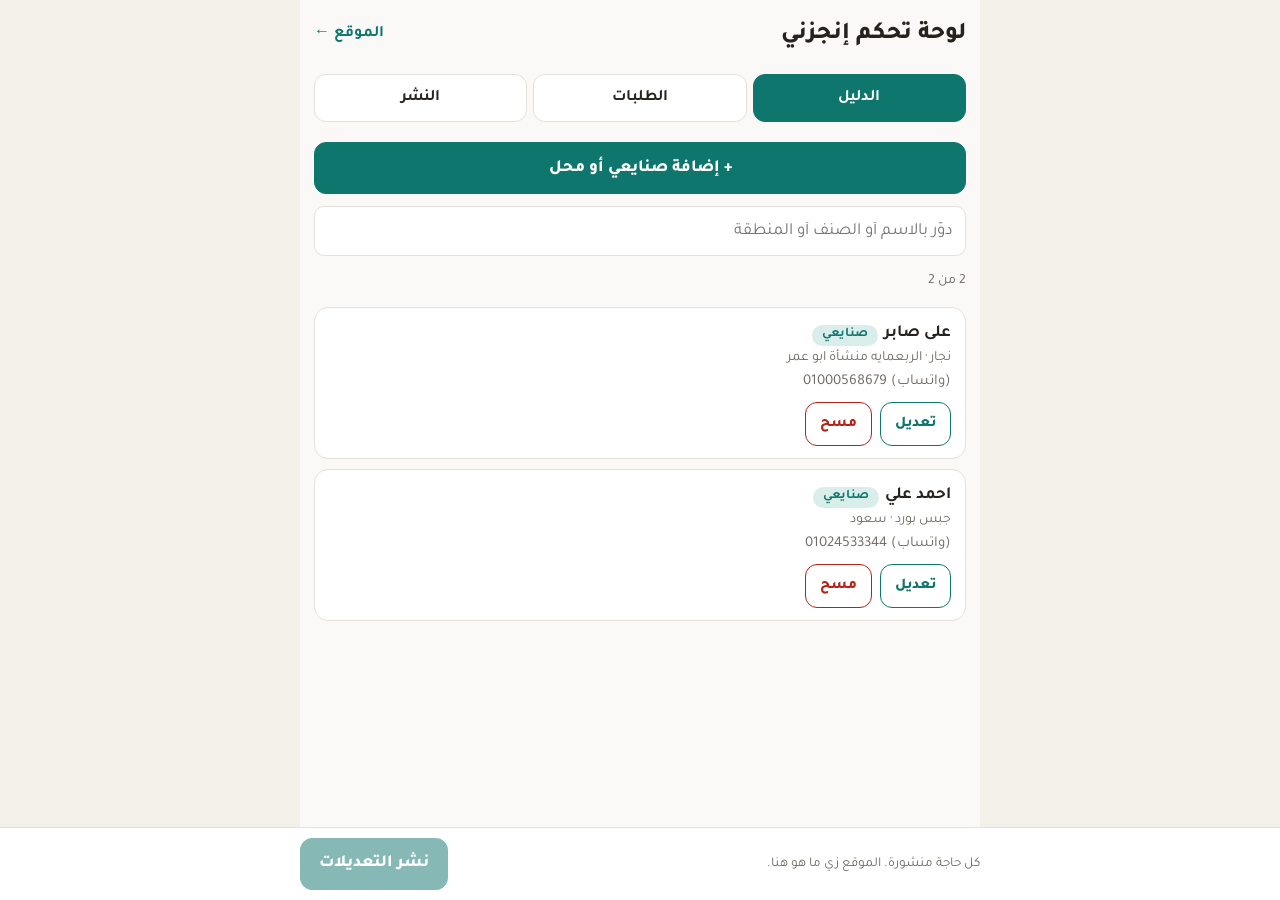
<file: 1-admin.html>
<!doctype html>
<html lang="ar" dir="rtl">
<head>
<meta charset="utf-8">
<meta name="viewport" content="width=device-width, initial-scale=1">
<meta name="robots" content="noindex, nofollow">
<meta name="theme-color" content="#0f766e">
<title>لوحة تحكم إنجزني</title>
<link href="https://fonts.googleapis.com/css2?family=Tajawal:wght@400;700;800&display=swap" rel="stylesheet">
<style>
:root{--teal:#0f766e;--teal-soft:#d9eeeb;--ink:#26221e;--ink-2:#6f6a63;--line:#e5e1da;--page:#faf9f7;--sand:#f3f0ea;--red:#b42318;--red-soft:#fde8e6;--amber:#fff4d6}
*{box-sizing:border-box}
html,body{margin:0;padding:0}
body{background:var(--sand);color:var(--ink);font-family:'Tajawal','Segoe UI',Tahoma,Arial,sans-serif;line-height:1.6;font-size:16px}
.wrap{max-width:680px;margin:0 auto;background:var(--page);min-height:100vh;padding:16px 14px 110px}
h1{font-size:24px;margin:0;font-weight:800}
h2{font-size:19px;margin:0 0 10px;font-weight:800}
.top{display:flex;align-items:center;justify-content:space-between;gap:8px}
.top a{color:var(--teal);font-weight:700;text-decoration:none}
.tabs{display:flex;gap:6px;margin:14px 0;position:sticky;top:0;background:var(--page);padding:6px 0;z-index:5}
.tab{flex:1;min-height:48px;border:1px solid var(--line);background:#fff;border-radius:12px;font:inherit;font-weight:700;color:var(--ink);cursor:pointer}
.tab.on{background:var(--teal);color:#fff;border-color:var(--teal)}
.btn{font:inherit;font-weight:800;min-height:52px;padding:10px 18px;border-radius:12px;border:1px solid var(--teal);background:#fff;color:var(--teal);cursor:pointer;font-size:17px;text-decoration:none;display:inline-flex;align-items:center;justify-content:center}
.btn.main{background:var(--teal);color:#fff}
.btn.red{border-color:var(--red);color:var(--red)}
.btn.wide{width:100%}
.btn.sm{min-height:44px;font-size:15px;padding:6px 14px}
.row{display:flex;gap:8px;flex-wrap:wrap}
.card{background:#fff;border:1px solid var(--line);border-radius:14px;padding:12px 14px;margin:10px 0}
.card b{font-size:17px}
.meta{color:var(--ink-2);font-size:14px}
.ph{direction:ltr;text-align:right;color:var(--ink-2);font-size:15px}
.tag{display:inline-block;background:var(--teal-soft);color:var(--teal);border-radius:999px;padding:0 10px;font-size:13px;font-weight:700;margin-inline-start:6px}
input[type=text],input[type=tel],input[type=password],input[type=search],select{width:100%;min-height:50px;font:inherit;font-size:17px;border:1px solid var(--line);border-radius:10px;padding:8px 12px;background:#fff;color:var(--ink)}
input:focus,select:focus{outline:2px solid var(--teal)}
label{display:block;font-weight:700;margin:12px 0 4px}
.chk{display:flex;gap:10px;align-items:flex-start;margin:12px 0;font-weight:400}
.chk input{width:26px;height:26px;margin:2px 0 0;flex:none}
.note{background:var(--teal-soft);border-radius:12px;padding:10px 12px;font-size:14.5px;margin:10px 0}
.warn{background:var(--amber);border-radius:12px;padding:10px 12px;font-size:14.5px;margin:10px 0}
.err{background:var(--red-soft);color:var(--red);border-radius:12px;padding:10px 12px;margin:10px 0;font-size:15px}
.bar{position:fixed;bottom:0;left:0;right:0;background:#fff;border-top:1px solid var(--line);padding:10px 14px;z-index:9}
.bar .in{max-width:680px;margin:0 auto;display:flex;gap:8px;align-items:center}
.bar .st{flex:1;font-size:13.5px;color:var(--ink-2);line-height:1.4}
.modal{position:fixed;inset:0;background:rgba(0,0,0,.45);display:none;align-items:flex-end;justify-content:center;z-index:20}
.modal.on{display:flex}
.sheet{background:var(--page);width:100%;max-width:680px;max-height:92vh;overflow:auto;border-radius:18px 18px 0 0;padding:16px 14px 24px}
.hidden{display:none!important}
ol{padding-inline-start:22px;margin:6px 0}
li{margin:6px 0}
</style>
</head>
<body>
<div class="wrap">
  <div class="top"><h1>لوحة تحكم إنجزني</h1><a href="./">الموقع ←</a></div>

  <div class="tabs">
    <button class="tab on" data-tab="list">الدليل</button>
    <button class="tab" data-tab="reqs">الطلبات</button>
    <button class="tab" data-tab="set">النشر</button>
  </div>

  <div id="msg"></div>

  <!-- الدليل -->
  <section id="tab-list">
    <button class="btn main wide" id="addBtn">+ إضافة صنايعي أو محل</button>
    <div style="margin-top:12px"><input type="search" id="q" placeholder="دوّر بالاسم أو الصنف أو المنطقة"></div>
    <p class="meta" id="count"></p>
    <div id="cards"></div>
  </section>

  <!-- الطلبات -->
  <section id="tab-reqs" class="hidden">
    <h2>طلبات التسجيل من الفورم</h2>
    <div id="reqKeyBox">
      <div class="note">عشان الطلبات تظهر هنا لوحدها، محتاج مفتاح Tally مرة واحدة بس. بيتحفظ على موبايلك أنت بس، زي مفتاح النشر بالظبط. ماتبعتوش لحد في الشات ولا تحطه في أي مكان تاني.</div>
      <div id="reqKeyState" class="meta"></div>
      <label for="tkey">مفتاح Tally</label>
      <input type="password" id="tkey" autocomplete="off" placeholder="الصق المفتاح هنا" dir="ltr">
      <div class="row" style="margin-top:10px">
        <button class="btn main" id="saveTkey">حفظ وتجربة المفتاح</button>
        <button class="btn red hidden" id="delTkey">مسح المفتاح من الموبايل</button>
      </div>
    </div>
    <div id="reqListBox" class="hidden">
      <div class="row" style="align-items:center;flex-wrap:nowrap">
        <p class="meta" id="reqCount" style="flex:1;margin:0"></p>
        <button class="btn sm" id="reqReload">تحديث</button>
      </div>
      <div id="reqCards"></div>
      <p class="meta" id="reqHandledInfo"></p>
      <p><button class="btn sm hidden" id="showHandled">أظهر اللي خلصته</button></p>
      <h2 style="margin-top:20px">لو حبيت تبص من Tally نفسه</h2>
      <p><a class="btn wide" href="https://tally.so/forms/OQ7gNA/submissions" target="_blank" rel="noopener">افتح الردود على Tally</a></p>
    </div>
  </section>

  <!-- النشر والإعدادات -->
  <section id="tab-set" class="hidden">
    <h2>مفتاح النشر</h2>
    <div class="note">عشان زرار "نشر التعديلات" يشتغل لازم مفتاح GitHub مخصوص للموقع ده بس. بتحطه مرة واحدة وبيتحفظ على موبايلك أنت بس. ماتبعتوش لحد في الشات ولا تحطه في أي مكان تاني.</div>
    <div id="keyState" class="meta"></div>
    <label for="tok">المفتاح</label>
    <input type="password" id="tok" autocomplete="off" placeholder="الصق المفتاح هنا" dir="ltr">
    <div class="row" style="margin-top:10px">
      <button class="btn main" id="saveTok">حفظ وتجربة المفتاح</button>
      <button class="btn red" id="delTok">مسح المفتاح من الموبايل</button>
    </div>
    <h2 style="margin-top:24px">من غير مفتاح؟</h2>
    <div class="note">ممكن تضيف وتعدّل عادي وتدوس "نسخ الملف"، وتبعته لمساعدك في الشات وهو ينشره. الملف فيه القايمة كلها بعد تعديلك.</div>
    <div class="row">
      <button class="btn" id="copyBtn">نسخ الملف</button>
      <button class="btn" id="shareBtn">مشاركة الملف</button>
    </div>
    <h2 style="margin-top:24px">تعديلات لسه منشورتش</h2>
    <p class="meta" id="draftInfo"></p>
    <button class="btn red" id="resetBtn">إلغاء تعديلاتي ورجوع لآخر نسخة منشورة</button>
  </section>
</div>

<div class="bar">
  <div class="in">
    <div class="st" id="status">جاري التحميل...</div>
    <button class="btn main" id="pubBtn">نشر التعديلات</button>
  </div>
</div>

<!-- نموذج إضافة / تعديل -->
<div class="modal" id="modal">
  <div class="sheet">
    <h2 id="mTitle">إضافة</h2>
    <div id="mErr"></div>
    <label for="fKind">النوع</label>
    <select id="fKind">
      <option>صنايعي</option>
      <option>محل</option>
      <option>شركة مقاولات</option>
      <option>شركة ديكور</option>
    </select>
    <label for="fName">الاسم</label>
    <input type="text" id="fName" placeholder="مثال: الأسطى محمود سالم">
    <label for="fTrade">الصنف أو التخصص</label>
    <input type="text" id="fTrade" list="trades" placeholder="مثال: سباك، محل بويات، تشطيب وتسليم مفتاح، تصميم داخلي">
    <datalist id="trades"></datalist>
    <label for="fArea">المنطقة</label>
    <input type="text" id="fArea" placeholder="مثال: الحسينية، سعود">
    <label for="fPhone">رقم التليفون</label>
    <input type="tel" id="fPhone" inputmode="tel" dir="ltr" placeholder="01012345678">
    <label class="chk"><input type="checkbox" id="fWa" checked><span>الرقم عليه واتساب</span></label>
    <label class="chk"><input type="checkbox" id="fOk"><span>اتأكدت إنه وافق على ظهور اسمه ورقمه في الدليل</span></label>
    <div class="row" style="margin-top:14px">
      <button class="btn main" id="mSave" style="flex:1">حفظ</button>
      <button class="btn" id="mCancel" style="flex:1">إلغاء</button>
    </div>
  </div>
</div>

<script>
(function () {
  'use strict';
  var REPO = 'almansour-ai/enjezny', BRANCH = 'main', FILE = 'providers.js';
  var HEADER = [
    '// قايمة الصنايعية والمحلات اللي بتظهر في دليل إنجزني.',
    '// الملف ده بتكتبه لوحة التحكم (admin.html). لو عدّلته بإيدك خلّي الشكل زي ما هو.',
    '// phone و whatsapp: الرقم بالصيغة الدولية من غير علامة +.'
  ].join('\n');
  var $ = function (id) { return document.getElementById(id); };
  var data = [];          // الشغل الحالي
  var published = '';     // آخر نص منشور (للمقارنة)
  var sha = null;
  var editing = null;     // id أو '' للجديد
  var tokKey = 'anj_gh_token', draftKey = 'anj_admin_draft';

  function norm(s) { return (s || '').toLowerCase().replace(/[أإآ]/g, 'ا').replace(/ة/g, 'ه').replace(/ى/g, 'ي').trim(); }
  function digits(s) {
    return (s || '').replace(/[٠-٩]/g, function (d) { return String(d.charCodeAt(0) - 1632); })
                    .replace(/[۰-۹]/g, function (d) { return String(d.charCodeAt(0) - 1776); })
                    .replace(/\D/g, '');
  }
  function toIntl(raw) {
    var d = digits(raw);
    if (d.indexOf('0020') === 0) d = d.slice(2);
    if (d.indexOf('20') === 0 && d.length === 12) return d;
    if (d.charAt(0) === '0' && d.length === 11) return '20' + d.slice(1);
    return null;
  }
  function toLocal(intl) { return '0' + intl.slice(2); }

  function serialize(list) {
    var body = list.map(function (p) { return '  ' + JSON.stringify(p) + ','; }).join('\n');
    return HEADER + '\nconst PROVIDERS = [\n' + body + (body ? '\n' : '') + '];\n';
  }
  function parse(text) {
    var m = text.match(/const\s+PROVIDERS\s*=\s*(\[[\s\S]*\])\s*;?\s*$/);
    if (!m) throw new Error('شكل ملف القايمة مش مفهوم');
    var arr = (new Function('return ' + m[1]))();
    if (!Array.isArray(arr)) throw new Error('شكل ملف القايمة مش مفهوم');
    return arr;
  }
  function b64enc(str) {
    var bytes = new TextEncoder().encode(str), s = '';
    for (var i = 0; i < bytes.length; i++) s += String.fromCharCode(bytes[i]);
    return btoa(s);
  }
  function b64dec(b64) {
    var bin = atob(b64.replace(/\s/g, '')), bytes = new Uint8Array(bin.length);
    for (var i = 0; i < bin.length; i++) bytes[i] = bin.charCodeAt(i);
    return new TextDecoder().decode(bytes);
  }

  function say(text, cls) {
    $('msg').innerHTML = '';
    if (!text) return;
    var d = document.createElement('div');
    d.className = cls || 'note';
    d.textContent = text;
    $('msg').appendChild(d);
    if (cls !== 'err') setTimeout(function () { if ($('msg').firstChild === d) $('msg').innerHTML = ''; }, 6000);
    window.scrollTo(0, 0);
  }

  function dirty() { return serialize(data) !== published; }
  function updateBar() {
    var d = dirty();
    $('pubBtn').disabled = !d;
    $('pubBtn').style.opacity = d ? 1 : .5;
    $('status').textContent = d ? 'في تعديلات لسه منشورتش على الموقع' : 'كل حاجة منشورة. الموقع زي ما هو هنا.';
    $('draftInfo').textContent = d ? 'عندك تعديلات محفوظة على الموبايل ولسه منشورتش.' : 'مفيش تعديلات معلّقة.';
    if (d) localStorage.setItem(draftKey, JSON.stringify(data)); else localStorage.removeItem(draftKey);
  }

  function render() {
    var q = norm($('q').value);
    var list = data.filter(function (p) { return !q || norm([p.name, p.trade, p.area, p.kind].join(' ')).indexOf(q) !== -1; });
    $('count').textContent = list.length + ' من ' + data.length;
    var box = $('cards'); box.innerHTML = '';
    if (!data.length) {
      var e = document.createElement('div'); e.className = 'note';
      e.textContent = 'الدليل فاضي. دوس "+ إضافة صنايعي أو محل" وابدأ بأول واحد.';
      box.appendChild(e);
    }
    list.forEach(function (p) {
      var c = document.createElement('div'); c.className = 'card';
      var t = document.createElement('div');
      var b = document.createElement('b'); b.textContent = p.name;
      t.appendChild(b);
      if (p.kind) { var k = document.createElement('span'); k.className = 'tag'; k.textContent = p.kind; t.appendChild(k); }
      var m = document.createElement('div'); m.className = 'meta'; m.textContent = (p.trade || '') + ' · ' + (p.area || '');
      var ph = document.createElement('div'); ph.className = 'ph'; ph.textContent = p.phoneDisplay + (p.whatsapp ? '  (واتساب)' : '');
      var r = document.createElement('div'); r.className = 'row'; r.style.marginTop = '8px';
      var eb = document.createElement('button'); eb.className = 'btn sm'; eb.textContent = 'تعديل';
      eb.onclick = function () { openForm(p.id); };
      var db = document.createElement('button'); db.className = 'btn sm red'; db.textContent = 'مسح';
      db.onclick = function () {
        if (confirm('تمسح "' + p.name + '" من الدليل؟')) {
          data = data.filter(function (x) { return x.id !== p.id; });
          render(); updateBar();
        }
      };
      r.appendChild(eb); r.appendChild(db);
      c.appendChild(t); c.appendChild(m); c.appendChild(ph); c.appendChild(r);
      box.appendChild(c);
    });
    var dl = $('trades'); dl.innerHTML = '';
    data.map(function (p) { return p.trade; }).filter(function (t, i, a) { return t && a.indexOf(t) === i; })
      .forEach(function (t) { var o = document.createElement('option'); o.value = t; dl.appendChild(o); });
  }

  function openForm(id) {
    editing = id || '';
    $('mErr').innerHTML = '';
    var p = id ? data.filter(function (x) { return x.id === id; })[0] : null;
    $('mTitle').textContent = p ? 'تعديل' : 'إضافة صنايعي أو محل';
    $('fKind').value = p && p.kind ? p.kind : 'صنايعي';
    $('fName').value = p ? p.name : '';
    $('fTrade').value = p ? p.trade : '';
    $('fArea').value = p ? p.area : '';
    $('fPhone').value = p ? p.phoneDisplay : '';
    $('fWa').checked = p ? !!p.whatsapp : true;
    $('fOk').checked = !!p;
    $('modal').classList.add('on');
  }
  function closeForm() { $('modal').classList.remove('on'); }

  function saveForm() {
    var name = $('fName').value.trim(), trade = $('fTrade').value.trim(), area = $('fArea').value.trim();
    var intl = toIntl($('fPhone').value), problems = [];
    if (!name) problems.push('اكتب الاسم.');
    if (!trade) problems.push('اكتب الصنف أو التخصص.');
    if (!area) problems.push('اكتب المنطقة.');
    if (!intl) problems.push('الرقم مش مظبوط. اكتبه 11 رقم يبدأ بـ 01.');
    if (!$('fOk').checked) problems.push('لازم تتأكد من موافقته على ظهور اسمه ورقمه.');
    if (intl) {
      var dup = data.filter(function (x) { return x.phone === intl && x.id !== editing; })[0];
      if (dup) problems.push('الرقم ده متسجل قبل كده باسم: ' + dup.name);
    }
    if (problems.length) {
      $('mErr').innerHTML = '';
      var e = document.createElement('div'); e.className = 'err';
      e.textContent = problems.join(' ');
      $('mErr').appendChild(e);
      return;
    }
    var rec = { id: editing || ('p' + Date.now().toString(36)), kind: $('fKind').value, name: name, trade: trade, area: area, phone: intl, phoneDisplay: toLocal(intl) };
    if ($('fWa').checked) rec.whatsapp = intl;
    if (editing) data = data.map(function (x) { return x.id === editing ? rec : x; });
    else data.push(rec);
    closeForm(); render(); updateBar();
    if (pendingReq) { setHandled(pendingReq, 'approved'); pendingReq = null; renderReqs(); }
    say('اتحفظ. فاضل تدوس "نشر التعديلات" عشان يظهر للناس.');
  }

  function token() { return localStorage.getItem(tokKey) || ''; }
  function keyState() {
    $('keyState').textContent = token() ? 'المفتاح محفوظ على الموبايل ده.' : 'مفيش مفتاح محفوظ لسه.';
  }
  function api(path, opts) {
    opts = opts || {};
    opts.headers = Object.assign({ 'Accept': 'application/vnd.github+json', 'Authorization': 'Bearer ' + token() }, opts.headers || {});
    return fetch('https://api.github.com/repos/' + REPO + path, opts);
  }

  function load() {
    var url = FILE + '?t=' + Date.now();
    return fetch(url, { cache: 'no-store' }).then(function (r) {
      if (!r.ok) throw new Error('ماقدرتش أحمّل القايمة (' + r.status + ')');
      return r.text();
    }).then(function (t) {
      published = serialize(parse(t));
      var draft = null;
      try { draft = JSON.parse(localStorage.getItem(draftKey) || 'null'); } catch (e) {}
      if (draft && Array.isArray(draft) && serialize(draft) !== published) {
        data = draft;
        say('رجّعتلك تعديلاتك اللي لسه منشورتش.', 'warn');
      } else data = parse(t);
      render(); updateBar();
    }).catch(function (e) { say('مشكلة في التحميل: ' + e.message + '. جرّب تحدّث الصفحة.', 'err'); $('status').textContent = 'مش قادر أحمّل'; });
  }

  function publish() {
    if (!dirty()) return;
    if (!token()) {
      say('لازم تحط مفتاح النشر الأول. افتح تبويب "النشر". أو انسخ الملف وابعته لمساعدك.', 'warn');
      tab('set'); return;
    }
    $('pubBtn').disabled = true; $('status').textContent = 'جاري النشر...';
    var text = serialize(data);
    api('/contents/' + FILE + '?ref=' + BRANCH).then(function (r) {
      if (r.status === 401 || r.status === 403) throw new Error('KEY');
      if (!r.ok) throw new Error('ماقدرتش أقرا الملف من GitHub (' + r.status + ')');
      return r.json();
    }).then(function (j) {
      sha = j.sha;
      return api('/contents/' + FILE, {
        method: 'PUT',
        body: JSON.stringify({ message: 'تحديث قايمة الصنايعية والمحلات من لوحة التحكم', content: b64enc(text), sha: sha, branch: BRANCH })
      });
    }).then(function (r) {
      if (r.status === 401 || r.status === 403) throw new Error('KEY');
      if (r.status === 409 || r.status === 422) throw new Error('الملف اتغيّر من مكان تاني. حدّث الصفحة وجرّب تاني.');
      if (!r.ok) throw new Error('النشر فشل (' + r.status + ')');
      published = text; updateBar();
      say('اتنشر. هيظهر في الموقع والتطبيق بعد دقيقة تقريبًا.');
    }).catch(function (e) {
      updateBar();
      if (e.message === 'KEY') say('المفتاح مش شغال أو خلصت صلاحيته. اعمل مفتاح جديد وحطه من تبويب "النشر".', 'err');
      else say(e.message || 'حصلت مشكلة في النشر', 'err');
    });
  }

  function saveToken() {
    var t = $('tok').value.trim();
    if (!t) { say('الصق المفتاح الأول.', 'err'); return; }
    localStorage.setItem(tokKey, t); $('tok').value = '';
    api('').then(function (r) { return r.json().then(function (j) { return { r: r, j: j }; }); }).then(function (x) {
      if (x.r.ok && x.j.permissions && x.j.permissions.push) { say('المفتاح شغال. تقدر تنشر.'); }
      else { localStorage.removeItem(tokKey); say('المفتاح ده مش مسموح له يعدّل في الموقع. اعمله من جديد بصلاحية Contents: Read and write على مستودع anjezny بس.', 'err'); }
      keyState();
    }).catch(function () { say('ماقدرتش أجرّب المفتاح. اتأكد من النت.', 'err'); keyState(); });
  }

  /* ===== طلبات الفورم (Tally) ===== */
  var TALLY_FORM = 'OQ7gNA';
  var tKeyStore = 'anj_tally_key', handledStore = 'anj_reqs_handled';
  var pendingReq = null;
  var reqsCache = [];
  var showDone = false;

  function tkey() { return localStorage.getItem(tKeyStore) || ''; }
  function handled() { try { return JSON.parse(localStorage.getItem(handledStore) || '{}'); } catch (e) { return {}; } }
  function setHandled(id, v) { var h = handled(); h[id] = v; localStorage.setItem(handledStore, JSON.stringify(h)); }
  function unHandled(id) { var h = handled(); delete h[id]; localStorage.setItem(handledStore, JSON.stringify(h)); }

  function qmap(questions) {
    var m = {};
    questions.forEach(function (q) {
      var t = norm(q.title);
      if (t.indexOf('صنايعي ولا محل') !== -1) m.kind = q.id;
      else if (t.indexOf('واتساب') !== -1) m.wa = q.id;
      else if (t.indexOf('الاسم') !== -1) m.name = q.id;
      else if (t.indexOf('النشاط') !== -1 || t.indexOf('التخصص') !== -1) m.trade = q.id;
      else if (t.indexOf('المنطقة') !== -1) m.area = q.id;
      else if (t.indexOf('التليفون') !== -1 || t.indexOf('التلفون') !== -1) m.phone = q.id;
      else if (t.indexOf('الموافقة') !== -1) m.ok = q.id;
      else if (t.indexOf('سعر') !== -1 || t.indexOf('المنتجات') !== -1) m.price = q.id;
      else if (t.indexOf('بترشحهم') !== -1) m.refs = q.id;
    });
    return m;
  }
  function ans(sub, qid) {
    if (!qid) return '';
    var r = sub.responses.filter(function (x) { return x.questionId === qid; })[0];
    if (!r) return '';
    return Array.isArray(r.answer) ? (r.answer[0] || '') : (r.answer || '');
  }
  function parseSub(sub, qm) {
    return {
      id: sub.id,
      when: sub.submittedAt,
      kind: (ans(sub, qm.kind) || '').trim() || 'صنايعي',
      name: (ans(sub, qm.name) || '').trim(),
      trade: (ans(sub, qm.trade) || '').trim(),
      area: (ans(sub, qm.area) || '').trim(),
      phoneRaw: (ans(sub, qm.phone) || '').trim(),
      wa: ans(sub, qm.wa).indexOf('أه') !== -1,
      ok: ans(sub, qm.ok).indexOf('أوافق') !== -1,
      price: (ans(sub, qm.price) || '').trim(),
      refs: (ans(sub, qm.refs) || '').trim()
    };
  }
  function fmtWhen(iso) {
    try { return new Date(iso).toLocaleString('ar-EG', { day: 'numeric', month: 'long', hour: 'numeric', minute: '2-digit' }); }
    catch (e) { return ''; }
  }

  function reqKeyUI() {
    $('reqKeyBox').classList.remove('hidden');
    $('reqListBox').classList.add('hidden');
    $('reqKeyState').textContent = tkey() ? 'في مفتاح محفوظ على الموبايل ده.' : 'مفيش مفتاح محفوظ لسه.';
    $('delTkey').classList.toggle('hidden', !tkey());
  }

  function reqCard(s, isDone) {
    var c = document.createElement('div'); c.className = 'card';
    if (isDone) c.style.opacity = '.55';
    var t = document.createElement('div');
    var b = document.createElement('b'); b.textContent = s.name || '(من غير اسم)';
    t.appendChild(b);
    if (s.kind) { var k = document.createElement('span'); k.className = 'tag'; k.textContent = s.kind; t.appendChild(k); }
    c.appendChild(t);
    var m = document.createElement('div'); m.className = 'meta'; m.textContent = (s.trade || '—') + ' · ' + (s.area || '—');
    c.appendChild(m);
    var ph = document.createElement('div'); ph.className = 'ph'; ph.textContent = s.phoneRaw + (s.wa ? '  (واتساب)' : '');
    c.appendChild(ph);
    var dt = document.createElement('div'); dt.className = 'meta'; dt.textContent = 'سجّل: ' + fmtWhen(s.when);
    c.appendChild(dt);
    if (s.price) { var pr = document.createElement('div'); pr.className = 'meta'; pr.textContent = 'الأسعار/المنتجات: ' + s.price; c.appendChild(pr); }
    if (s.refs) { var rf = document.createElement('div'); rf.className = 'meta'; rf.textContent = 'رشّح: ' + s.refs; c.appendChild(rf); }
    var intl = toIntl(s.phoneRaw);
    var dup = intl ? data.filter(function (x) { return x.phone === intl; })[0] : null;
    if (!isDone && dup) { var dw = document.createElement('div'); dw.className = 'warn'; dw.textContent = 'الرقم ده موجود في الدليل باسم: ' + dup.name; c.appendChild(dw); }
    if (!isDone && !s.ok) { var ow = document.createElement('div'); ow.className = 'warn'; ow.className = 'warn'; ow.textContent = 'معلّمش على الموافقة على الظهور. هتحتاج تتأكد بنفسك قبل الحفظ.'; c.appendChild(ow); }
    var r = document.createElement('div'); r.className = 'row'; r.style.marginTop = '8px';
    if (isDone) {
      var rb = document.createElement('button'); rb.className = 'btn sm'; rb.textContent = 'رجّعه للطلبات';
      rb.onclick = function () { unHandled(s.id); renderReqs(); };
      r.appendChild(rb);
    } else {
      var ab = document.createElement('button'); ab.className = 'btn sm main'; ab.textContent = 'موافقة وضيفه';
      if (dup) { ab.disabled = true; ab.style.opacity = .5; }
      ab.onclick = function () { approveReq(s.id); };
      var eb = document.createElement('button'); eb.className = 'btn sm'; eb.textContent = 'عدّل وضيفه';
      eb.onclick = function () { editReq(s.id); };
      var db = document.createElement('button'); db.className = 'btn sm red'; db.textContent = 'تجاهل';
      db.onclick = function () {
        if (confirm('تتجاهل طلب "' + (s.name || '') + '"؟ مش هيتحذف من Tally، بس هيختفي من القايمة دي.')) {
          setHandled(s.id, 'rejected'); renderReqs();
        }
      };
      r.appendChild(ab); r.appendChild(eb); r.appendChild(db);
    }
    c.appendChild(r);
    return c;
  }

  function renderReqs() {
    var h = handled();
    var pend = reqsCache.filter(function (s) { return !h[s.id]; });
    var done = reqsCache.filter(function (s) { return h[s.id]; });
    $('reqCount').textContent = pend.length ? ('عندك ' + pend.length + ' طلب جديد') : 'مفيش طلبات جديدة';
    var box = $('reqCards'); box.innerHTML = '';
    if (!pend.length) {
      var e = document.createElement('div'); e.className = 'note';
      e.textContent = 'أي حد يسجّل في الفورم هيظهر هنا من غير ما تفتح Tally. دوس "تحديث" كل ما تفتح الصفحة.';
      box.appendChild(e);
    }
    pend.forEach(function (s) { box.appendChild(reqCard(s, false)); });
    if (showDone) done.forEach(function (s) { box.appendChild(reqCard(s, true)); });
    $('reqHandledInfo').textContent = done.length ? ('خلصت ' + done.length + ' طلب قبل كده (مخفيين).') : '';
    var sh = $('showHandled');
    sh.classList.toggle('hidden', !done.length);
    sh.textContent = showDone ? 'خبّي اللي خلصته' : 'أظهر اللي خلصته';
  }

  function approveReq(sid) {
    var s = reqsCache.filter(function (x) { return x.id === sid; })[0];
    if (!s) return;
    var intl = toIntl(s.phoneRaw);
    if (!s.name || !s.trade || !s.area || !intl) {
      say('في بيانات ناقصة في الطلب ده. كمّلها بنفسك واحفظ.', 'warn');
      editReq(sid); return;
    }
    if (!s.ok) {
      say('مفيش موافقة على الظهور متعلّمة في الطلب. لو وافق شفهيًا، علّم المربع بنفسك واحفظ.', 'warn');
      editReq(sid); return;
    }
    if (data.filter(function (x) { return x.phone === intl; })[0]) {
      say('الرقم ده موجود في الدليل قبل كده.', 'warn'); return;
    }
    var rec = { id: 'p' + Date.now().toString(36), kind: s.kind, name: s.name, trade: s.trade, area: s.area, phone: intl, phoneDisplay: toLocal(intl) };
    if (s.wa) rec.whatsapp = intl;
    data.push(rec);
    setHandled(sid, 'approved');
    render(); updateBar(); renderReqs();
    say('اتضاف "' + s.name + '" للدليل. فاضل تدوس "نشر التعديلات" عشان يظهر للناس.');
  }

  function editReq(sid) {
    var s = reqsCache.filter(function (x) { return x.id === sid; })[0];
    if (!s) return;
    pendingReq = sid;
    editing = '';
    $('mErr').innerHTML = '';
    $('mTitle').textContent = 'مراجعة طلب: ' + (s.name || '');
    $('fKind').value = s.kind;
    $('fName').value = s.name;
    $('fTrade').value = s.trade;
    $('fArea').value = s.area;
    $('fPhone').value = s.phoneRaw;
    $('fWa').checked = s.wa;
    $('fOk').checked = s.ok;
    $('modal').classList.add('on');
  }

  function loadReqs() {
    if (!tkey()) { reqKeyUI(); return; }
    $('reqKeyBox').classList.add('hidden');
    $('reqListBox').classList.remove('hidden');
    $('reqCards').innerHTML = '';
    $('reqCount').textContent = 'جاري تحميل الطلبات...';
    fetch('https://api.tally.so/forms/' + TALLY_FORM + '/submissions?filter=completed&limit=200', {
      headers: { 'Authorization': 'Bearer ' + tkey() }
    }).then(function (r) {
      if (r.status === 401 || r.status === 403) throw new Error('KEY');
      if (!r.ok) throw new Error('ماقدرتش أجيب الطلبات (' + r.status + ')');
      return r.json();
    }).then(function (j) {
      var qm = qmap(j.questions || []);
      reqsCache = (j.submissions || []).map(function (sub) { return parseSub(sub, qm); })
        .sort(function (a, b) { return a.when < b.when ? 1 : -1; });
      renderReqs();
    }).catch(function (e) {
      $('reqCount').textContent = '';
      if (e.message === 'KEY') { say('مفتاح Tally مش شغال أو اتلغى. امسحه وحط مفتاح جديد.', 'err'); reqKeyUI(); }
      else say(e.message || 'حصلت مشكلة في تحميل الطلبات. جرّب "تحديث".', 'err');
    });
  }

  function saveTkey() {
    var t = $('tkey').value.trim();
    if (!t) { say('الصق مفتاح Tally الأول.', 'err'); return; }
    localStorage.setItem(tKeyStore, t); $('tkey').value = '';
    fetch('https://api.tally.so/forms/' + TALLY_FORM, { headers: { 'Authorization': 'Bearer ' + t } }).then(function (r) {
      if (r.ok) { say('مفتاح Tally شغال. الطلبات هتظهر هنا لوحدها.'); loadReqs(); }
      else { localStorage.removeItem(tKeyStore); reqKeyUI(); say('المفتاح ده مش شغال. اتأكد إنك نسخته صح.', 'err'); }
    }).catch(function () { say('ماقدرتش أجرّب المفتاح. اتأكد من النت.', 'err'); });
  }
  /* ===== نهاية جزء الطلبات ===== */

  function tab(n) {
    ['list', 'reqs', 'set'].forEach(function (k) {
      $('tab-' + k).classList.toggle('hidden', k !== n);
    });
    Array.prototype.forEach.call(document.querySelectorAll('.tab'), function (b) { b.classList.toggle('on', b.getAttribute('data-tab') === n); });
    if (n === 'reqs') loadReqs();
    window.scrollTo(0, 0);
  }

  Array.prototype.forEach.call(document.querySelectorAll('.tab'), function (b) { b.onclick = function () { tab(b.getAttribute('data-tab')); }; });
  $('addBtn').onclick = function () { openForm(''); };
  $('mCancel').onclick = function () { pendingReq = null; closeForm(); };
  $('mSave').onclick = saveForm;
  $('q').oninput = render;
  $('saveTkey').onclick = saveTkey;
  $('delTkey').onclick = function () { localStorage.removeItem(tKeyStore); reqKeyUI(); say('اتمسح مفتاح Tally من الموبايل ده.'); };
  $('reqReload').onclick = loadReqs;
  $('showHandled').onclick = function () { showDone = !showDone; renderReqs(); };
  $('pubBtn').onclick = publish;
  $('saveTok').onclick = saveToken;
  $('delTok').onclick = function () { localStorage.removeItem(tokKey); keyState(); say('اتمسح المفتاح من الموبايل ده.'); };
  $('copyBtn').onclick = function () {
    var t = serialize(data);
    (navigator.clipboard ? navigator.clipboard.writeText(t) : Promise.reject()).then(function () { say('اتنسخ. الصقه في الشات وابعته.'); }, function () { prompt('انسخ الملف من هنا:', t); });
  };
  $('shareBtn').onclick = function () {
    var t = serialize(data);
    if (navigator.share) navigator.share({ title: 'providers.js', text: t }).catch(function () {});
    else $('copyBtn').click();
  };
  $('resetBtn').onclick = function () {
    if (!dirty()) return;
    if (confirm('تلغي كل التعديلات اللي منشورتش؟')) { localStorage.removeItem(draftKey); load(); say('رجعنا لآخر نسخة منشورة.'); }
  };
  window.addEventListener('beforeunload', function (e) { if (dirty()) { e.preventDefault(); e.returnValue = ''; } });

  keyState();
  load();
})();
</script>
</body>
</html>
</file>
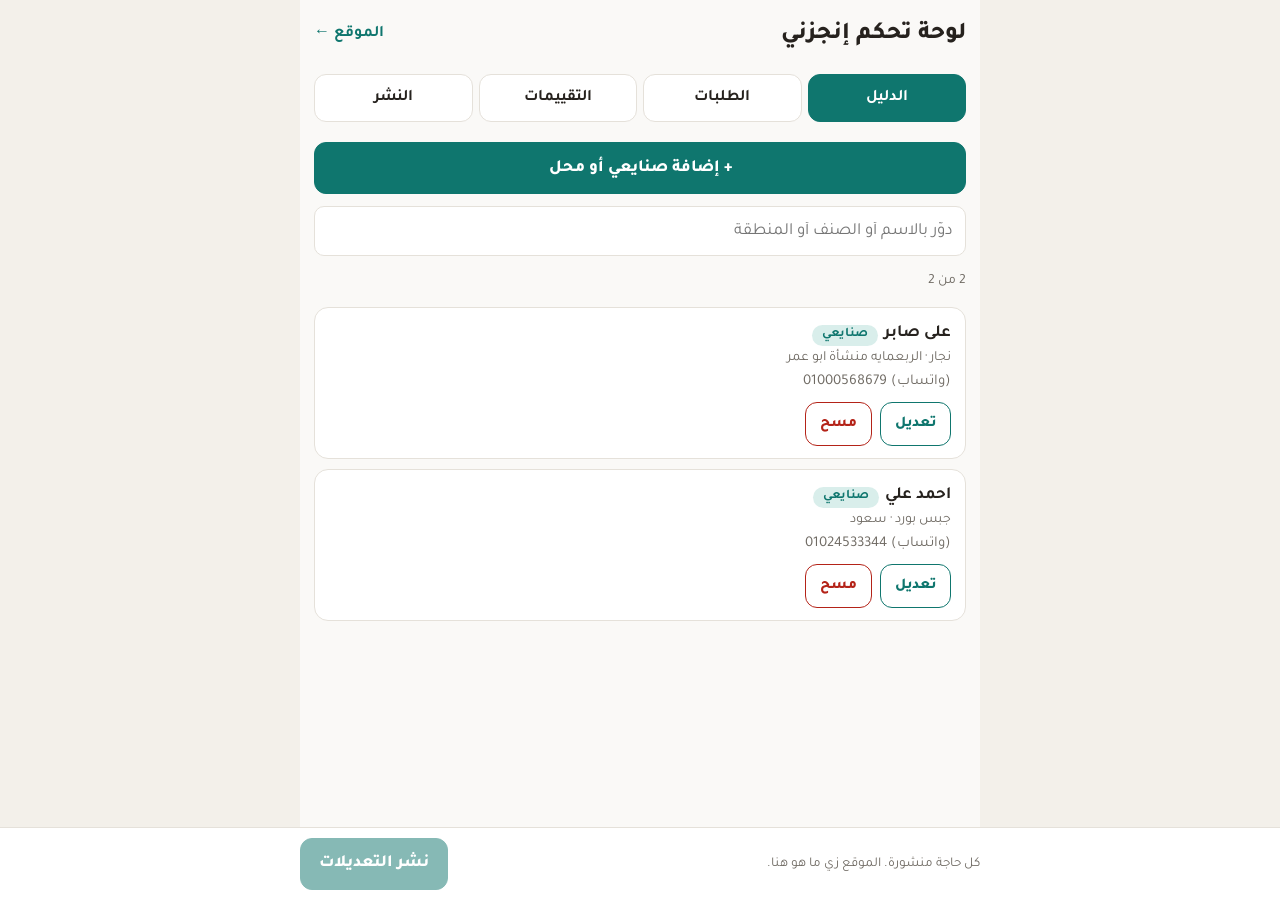
<file: admin.html>
<!doctype html>
<html lang="ar" dir="rtl">
<head>
<meta charset="utf-8">
<meta name="viewport" content="width=device-width, initial-scale=1">
<meta name="robots" content="noindex, nofollow">
<meta name="theme-color" content="#0f766e">
<title>لوحة تحكم إنجزني</title>
<link href="https://fonts.googleapis.com/css2?family=Tajawal:wght@400;700;800&display=swap" rel="stylesheet">
<style>
:root{--teal:#0f766e;--teal-soft:#d9eeeb;--ink:#26221e;--ink-2:#6f6a63;--line:#e5e1da;--page:#faf9f7;--sand:#f3f0ea;--red:#b42318;--red-soft:#fde8e6;--amber:#fff4d6}
*{box-sizing:border-box}
html,body{margin:0;padding:0}
body{background:var(--sand);color:var(--ink);font-family:'Tajawal','Segoe UI',Tahoma,Arial,sans-serif;line-height:1.6;font-size:16px}
.wrap{max-width:680px;margin:0 auto;background:var(--page);min-height:100vh;padding:16px 14px 110px}
h1{font-size:24px;margin:0;font-weight:800}
h2{font-size:19px;margin:0 0 10px;font-weight:800}
.top{display:flex;align-items:center;justify-content:space-between;gap:8px}
.top a{color:var(--teal);font-weight:700;text-decoration:none}
.tabs{display:flex;gap:6px;margin:14px 0;position:sticky;top:0;background:var(--page);padding:6px 0;z-index:5}
.tab{flex:1;min-height:48px;border:1px solid var(--line);background:#fff;border-radius:12px;font:inherit;font-weight:700;color:var(--ink);cursor:pointer}
.tab.on{background:var(--teal);color:#fff;border-color:var(--teal)}
.btn{font:inherit;font-weight:800;min-height:52px;padding:10px 18px;border-radius:12px;border:1px solid var(--teal);background:#fff;color:var(--teal);cursor:pointer;font-size:17px;text-decoration:none;display:inline-flex;align-items:center;justify-content:center}
.btn.main{background:var(--teal);color:#fff}
.btn.red{border-color:var(--red);color:var(--red)}
.btn.wide{width:100%}
.btn.sm{min-height:44px;font-size:15px;padding:6px 14px}
.row{display:flex;gap:8px;flex-wrap:wrap}
.card{background:#fff;border:1px solid var(--line);border-radius:14px;padding:12px 14px;margin:10px 0}
.card b{font-size:17px}
.meta{color:var(--ink-2);font-size:14px}
.ph{direction:ltr;text-align:right;color:var(--ink-2);font-size:15px}
.tag{display:inline-block;background:var(--teal-soft);color:var(--teal);border-radius:999px;padding:0 10px;font-size:13px;font-weight:700;margin-inline-start:6px}
input[type=text],input[type=tel],input[type=password],input[type=search],select{width:100%;min-height:50px;font:inherit;font-size:17px;border:1px solid var(--line);border-radius:10px;padding:8px 12px;background:#fff;color:var(--ink)}
input:focus,select:focus{outline:2px solid var(--teal)}
label{display:block;font-weight:700;margin:12px 0 4px}
.chk{display:flex;gap:10px;align-items:flex-start;margin:12px 0;font-weight:400}
.chk input{width:26px;height:26px;margin:2px 0 0;flex:none}
.note{background:var(--teal-soft);border-radius:12px;padding:10px 12px;font-size:14.5px;margin:10px 0}
.warn{background:var(--amber);border-radius:12px;padding:10px 12px;font-size:14.5px;margin:10px 0}
.err{background:var(--red-soft);color:var(--red);border-radius:12px;padding:10px 12px;margin:10px 0;font-size:15px}
.bar{position:fixed;bottom:0;left:0;right:0;background:#fff;border-top:1px solid var(--line);padding:10px 14px;z-index:9}
.bar .in{max-width:680px;margin:0 auto;display:flex;gap:8px;align-items:center}
.bar .st{flex:1;font-size:13.5px;color:var(--ink-2);line-height:1.4}
.modal{position:fixed;inset:0;background:rgba(0,0,0,.45);display:none;align-items:flex-end;justify-content:center;z-index:20}
.modal.on{display:flex}
.sheet{background:var(--page);width:100%;max-width:680px;max-height:92vh;overflow:auto;border-radius:18px 18px 0 0;padding:16px 14px 24px}
.hidden{display:none!important}
ol{padding-inline-start:22px;margin:6px 0}
li{margin:6px 0}
textarea{width:100%;min-height:110px;font:inherit;font-size:16px;border:1px solid var(--line);border-radius:10px;padding:8px 12px;background:#fff;color:var(--ink)}
textarea:focus{outline:2px solid var(--teal)}
input[type=file]{width:100%;font:inherit;font-size:15px;margin:4px 0}
.wprev{display:flex;gap:8px;flex-wrap:wrap;margin-top:8px}
.wp{position:relative;width:84px}
.wp img{width:84px;height:84px;object-fit:cover;border-radius:10px;border:1px solid var(--line);display:block}
.wp button{position:absolute;top:4px;inset-inline-start:4px;background:rgba(0,0,0,.65);color:#fff;border:0;border-radius:8px;font:inherit;font-size:12px;padding:2px 8px;cursor:pointer}
</style>
</head>
<body>
<div class="wrap">
  <div class="top"><h1>لوحة تحكم إنجزني</h1><a href="./">الموقع ←</a></div>

  <div class="tabs">
    <button class="tab on" data-tab="list">الدليل</button>
    <button class="tab" data-tab="reqs">الطلبات</button>
    <button class="tab" data-tab="revs">التقييمات</button>
    <button class="tab" data-tab="set">النشر</button>
  </div>

  <div id="msg"></div>

  <!-- الدليل -->
  <section id="tab-list">
    <button class="btn main wide" id="addBtn">+ إضافة صنايعي أو محل</button>
    <div style="margin-top:12px"><input type="search" id="q" placeholder="دوّر بالاسم أو الصنف أو المنطقة"></div>
    <p class="meta" id="count"></p>
    <div id="cards"></div>
  </section>

  <!-- الطلبات -->
  <section id="tab-reqs" class="hidden">
    <h2>طلبات التسجيل من الفورم</h2>
    <div id="reqKeyBox">
      <div class="note">عشان الطلبات تظهر هنا لوحدها، محتاج مفتاح Tally مرة واحدة بس. بيتحفظ على موبايلك أنت بس، زي مفتاح النشر بالظبط. ماتبعتوش لحد في الشات ولا تحطه في أي مكان تاني.</div>
      <div id="reqKeyState" class="meta"></div>
      <label for="tkey">مفتاح Tally</label>
      <input type="password" id="tkey" autocomplete="off" placeholder="الصق المفتاح هنا" dir="ltr">
      <div class="row" style="margin-top:10px">
        <button class="btn main" id="saveTkey">حفظ وتجربة المفتاح</button>
        <button class="btn red hidden" id="delTkey">مسح المفتاح من الموبايل</button>
      </div>
    </div>
    <div id="reqListBox" class="hidden">
      <div class="row" style="align-items:center;flex-wrap:nowrap">
        <p class="meta" id="reqCount" style="flex:1;margin:0"></p>
        <button class="btn sm" id="reqReload">تحديث</button>
      </div>
      <div id="reqCards"></div>
      <p class="meta" id="reqHandledInfo"></p>
      <p><button class="btn sm hidden" id="showHandled">أظهر اللي خلصته</button></p>
      <h2 style="margin-top:20px">لو حبيت تبص من Tally نفسه</h2>
      <p><a class="btn wide" href="https://tally.so/forms/OQ7gNA/submissions" target="_blank" rel="noopener">افتح الردود على Tally</a></p>
    </div>
  </section>

  <!-- التقييمات -->
  <section id="tab-revs" class="hidden">
    <h2>تقييمات الناس</h2>
    <div class="note">أي حد يدوس "قيّمه" على الموقع ويكتب رأيه، التقييم يوصل هنا الأول. مش هيظهر للناس غير بعد ما توافق عليه وتدوس نشر.</div>
    <div id="revNoKey" class="note hidden">حط مفتاح Tally من تبويب "الطلبات" الأول، وبعدين ارجع هنا.</div>
    <div id="revListBox" class="hidden">
      <div class="row" style="align-items:center;flex-wrap:nowrap">
        <p class="meta" id="revCount" style="flex:1;margin:0"></p>
        <button class="btn sm" id="revReload">تحديث</button>
      </div>
      <div id="revCards"></div>
      <p class="meta" id="revHandledInfo"></p>
      <p><button class="btn sm hidden" id="showHandledRev">أظهر اللي خلصته</button></p>
      <h2 style="margin-top:20px">التقييمات المتسجلة عندك</h2>
      <p class="meta" id="revPubInfo"></p>
      <div id="revPubCards"></div>
      <h2 style="margin-top:20px">لو حبيت تبص من Tally نفسه</h2>
      <p><a class="btn wide" href="https://tally.so/forms/WJzlAk/submissions" target="_blank" rel="noopener">افتح ردود التقييمات على Tally</a></p>
    </div>
  </section>

  <!-- النشر والإعدادات -->
  <section id="tab-set" class="hidden">
    <h2>مفتاح النشر</h2>
    <div class="note">عشان زرار "نشر التعديلات" يشتغل لازم مفتاح GitHub مخصوص للموقع ده بس. بتحطه مرة واحدة وبيتحفظ على موبايلك أنت بس. ماتبعتوش لحد في الشات ولا تحطه في أي مكان تاني.</div>
    <div id="keyState" class="meta"></div>
    <label for="tok">المفتاح</label>
    <input type="password" id="tok" autocomplete="off" placeholder="الصق المفتاح هنا" dir="ltr">
    <div class="row" style="margin-top:10px">
      <button class="btn main" id="saveTok">حفظ وتجربة المفتاح</button>
      <button class="btn red" id="delTok">مسح المفتاح من الموبايل</button>
    </div>
    <h2 style="margin-top:24px">من غير مفتاح؟</h2>
    <div class="note">ممكن تضيف وتعدّل عادي وتدوس "نسخ الملف"، وتبعته لمساعدك في الشات وهو ينشره. الملف فيه القايمة كلها بعد تعديلك.</div>
    <div class="row">
      <button class="btn" id="copyBtn">نسخ الملف</button>
      <button class="btn" id="shareBtn">مشاركة الملف</button>
    </div>
    <h2 style="margin-top:24px">تعديلات لسه منشورتش</h2>
    <p class="meta" id="draftInfo"></p>
    <button class="btn red" id="resetBtn">إلغاء تعديلاتي ورجوع لآخر نسخة منشورة</button>
  </section>
</div>

<div class="bar">
  <div class="in">
    <div class="st" id="status">جاري التحميل...</div>
    <button class="btn main" id="pubBtn">نشر التعديلات</button>
  </div>
</div>

<!-- نموذج إضافة / تعديل -->
<div class="modal" id="modal">
  <div class="sheet">
    <h2 id="mTitle">إضافة</h2>
    <div id="mErr"></div>
    <label for="fKind">النوع</label>
    <select id="fKind">
      <option>صنايعي</option>
      <option>محل</option>
      <option>شركة مقاولات</option>
      <option>شركة ديكور</option>
    </select>
    <label for="fName">الاسم</label>
    <input type="text" id="fName" placeholder="مثال: الأسطى محمود سالم">
    <label for="fTrade">الصنف أو التخصص</label>
    <input type="text" id="fTrade" list="trades" placeholder="مثال: سباك، محل بويات، تشطيب وتسليم مفتاح، تصميم داخلي">
    <datalist id="trades"></datalist>
    <label for="fArea">المنطقة</label>
    <input type="text" id="fArea" placeholder="مثال: الحسينية، سعود">
    <label for="fPhone">رقم التليفون</label>
    <input type="tel" id="fPhone" inputmode="tel" dir="ltr" placeholder="01012345678">
    <label class="chk"><input type="checkbox" id="fWa" checked><span>الرقم عليه واتساب</span></label>
    <div id="mProductsBox" class="hidden">
      <label for="fProducts">المنتجات اللي بيبيعها (كل منتج في سطر)</label>
      <textarea id="fProducts" rows="4" placeholder="مثال:&#10;أسمنت مسلح&#10;حديد&#10;رمل وطوب"></textarea>
    </div>
    <label class="chk hidden" id="mQuoteBox"><input type="checkbox" id="fQuote"><span>يظهر للناس زرار "اطلب مقايسة" يكلمهم على واتساب</span></label>
    <div id="mWorksBox" class="hidden">
      <label for="fWorks">صور من شغله (أعمال سابقة)</label>
      <input type="file" id="fWorks" accept="image/*" multiple>
      <div class="note" style="margin-top:6px">الصور بتتصغّر لوحدها عشان الموقع يفضل سريع، وبتفضل متخزنة على الموبايل لحد ما تدوس "نشر التعديلات" ساعتها بتترفع.</div>
      <label class="chk" style="margin-top:6px"><input type="checkbox" id="fWorksOk"><span>الصنايعي موافق إن صور شغله تتعرض على الدليل</span></label>
      <div id="fWorksPrev" class="wprev"></div>
    </div>
    <label class="chk"><input type="checkbox" id="fOk"><span>اتأكدت إنه وافق على ظهور اسمه ورقمه في الدليل</span></label>
    <div class="row" style="margin-top:14px">
      <button class="btn main" id="mSave" style="flex:1">حفظ</button>
      <button class="btn" id="mCancel" style="flex:1">إلغاء</button>
    </div>
  </div>
</div>

<script>
(function () {
  'use strict';
  var REPO = 'almansour-ai/enjezny', BRANCH = 'main', FILE = 'providers.js';
  var REVIEWS_FILE = 'reviews.js', REVIEW_FORM = 'WJzlAk';
  var HEADER = [
    '// قايمة الصنايعية والمحلات اللي بتظهر في دليل إنجزني.',
    '// الملف ده بتكتبه لوحة التحكم (admin.html). لو عدّلته بإيدك خلّي الشكل زي ما هو.',
    '// phone و whatsapp: الرقم بالصيغة الدولية من غير علامة +.'
  ].join('\n');
  var RHEADER = [
    '// تقييمات الناس على الصنايعية والمحلات والشركات في دليل إنجزني.',
    '// الملف ده بتكتبه لوحة التحكم (admin.html) بعد موافقة صاحب الموقع على كل تقييم. لو عدّلته بإيدك خلّي الشكل زي ما هو.',
    '// p: رقم الصنايعي أو المحل (نفس id بتاعه في providers.js) · s: النجوم من 5 · c: الرأي · n: الاسم (اختياري) · d: تاريخ التقييم'
  ].join('\n');
  var $ = function (id) { return document.getElementById(id); };
  var data = [];          // الشغل الحالي
  var published = '';     // آخر نص منشور (للمقارنة)
  var sha = null;
  var editing = null;     // id أو '' للجديد
  var tokKey = 'anj_gh_token', draftKey = 'anj_admin_draft', stageKey = 'anj_works_stage';
  var revsData = [];       // التقييمات المعتمدة الحالية
  var revsPublished = '';  // آخر نص منشور للتقييمات (للمقارنة)
  var revsCache = [], showDoneRev = false;
  var revHandledStore = 'anj_revs_handled';
  var pendingWorks = [], removedWorks = [];

  function norm(s) { return (s || '').toLowerCase().replace(/[أإآ]/g, 'ا').replace(/ة/g, 'ه').replace(/ى/g, 'ي').trim(); }
  function digits(s) {
    return (s || '').replace(/[٠-٩]/g, function (d) { return String(d.charCodeAt(0) - 1632); })
                    .replace(/[۰-۹]/g, function (d) { return String(d.charCodeAt(0) - 1776); })
                    .replace(/\D/g, '');
  }
  function toIntl(raw) {
    var d = digits(raw);
    if (d.indexOf('0020') === 0) d = d.slice(2);
    if (d.indexOf('20') === 0 && d.length === 12) return d;
    if (d.charAt(0) === '0' && d.length === 11) return '20' + d.slice(1);
    return null;
  }
  function toLocal(intl) { return '0' + intl.slice(2); }

  function serialize(list) {
    var body = list.map(function (p) { return '  ' + JSON.stringify(p) + ','; }).join('\n');
    return HEADER + '\nconst PROVIDERS = [\n' + body + (body ? '\n' : '') + '];\n';
  }
  function parse(text) {
    var m = text.match(/const\s+PROVIDERS\s*=\s*(\[[\s\S]*\])\s*;?\s*$/);
    if (!m) throw new Error('شكل ملف القايمة مش مفهوم');
    var arr = (new Function('return ' + m[1]))();
    if (!Array.isArray(arr)) throw new Error('شكل ملف القايمة مش مفهوم');
    return arr;
  }
  function serializeReviews(list) {
    var body = list.map(function (r) { return '  ' + JSON.stringify(r) + ','; }).join('\n');
    return RHEADER + '\nconst REVIEWS = [\n' + body + (body ? '\n' : '') + '];\n';
  }
  function parseReviews(text) {
    var m = text.match(/const\s+REVIEWS\s*=\s*(\[[\s\S]*\])\s*;?\s*$/);
    if (!m) return [];
    var arr = (new Function('return ' + m[1]))();
    return Array.isArray(arr) ? arr : [];
  }
  function b64enc(str) {
    var bytes = new TextEncoder().encode(str), s = '';
    for (var i = 0; i < bytes.length; i++) s += String.fromCharCode(bytes[i]);
    return btoa(s);
  }
  function b64dec(b64) { return decodeURIComponent(escape(atob(b64.replace(/\n/g, '')))); }
  function b64dec(b64) {
    var bin = atob(b64.replace(/\s/g, '')), bytes = new Uint8Array(bin.length);
    for (var i = 0; i < bin.length; i++) bytes[i] = bin.charCodeAt(i);
    return new TextDecoder().decode(bytes);
  }

  function say(text, cls) {
    $('msg').innerHTML = '';
    if (!text) return;
    var d = document.createElement('div');
    d.className = cls || 'note';
    d.textContent = text;
    $('msg').appendChild(d);
    if (cls !== 'err') setTimeout(function () { if ($('msg').firstChild === d) $('msg').innerHTML = ''; }, 6000);
    window.scrollTo(0, 0);
  }

  /* صور الشغل بتتخزن على الموبايل لحد النشر: مسار الصورة => بياناتها */
  function loadStage() { try { return JSON.parse(localStorage.getItem(stageKey) || '{}'); } catch (e) { return {}; } }
  function saveStage(s) { try { localStorage.setItem(stageKey, JSON.stringify(s)); return true; } catch (e) { return false; } }
  function clearStage() { localStorage.removeItem(stageKey); }
  function stageCount() { var n = 0, s = loadStage(); for (var k in s) n++; return n; }
  function pruneStage() {
    var stage = loadStage(), used = {}, changed = false;
    data.forEach(function (p) { (p.works || []).forEach(function (w) { used[w] = 1; }); });
    Object.keys(stage).forEach(function (k) { if (!used[k]) { delete stage[k]; changed = true; } });
    if (changed) saveStage(stage);
  }
  function worksPathsIn(text) {
    var m = text.match(/works\/[A-Za-z0-9_\-\.\/]+\.jpg/g) || [], u = [];
    m.forEach(function (w) { if (u.indexOf(w) === -1) u.push(w); });
    return u;
  }
  function dirty() { return stageCount() > 0 || serialize(data) !== published || serializeReviews(revsData) !== revsPublished; }
  function updateBar() {
    var d = dirty();
    $('pubBtn').disabled = !d;
    $('pubBtn').style.opacity = d ? 1 : .5;
    $('status').textContent = d ? 'في تعديلات لسه منشورتش على الموقع' : 'كل حاجة منشورة. الموقع زي ما هو هنا.';
    $('draftInfo').textContent = d ? 'عندك تعديلات محفوظة على الموبايل ولسه منشورتش.' : 'مفيش تعديلات معلّقة.';
    if (d) { try { localStorage.setItem(draftKey, JSON.stringify({ p: data, r: revsData })); } catch (e) {} } else localStorage.removeItem(draftKey);
  }

  function render() {
    var q = norm($('q').value);
    var list = data.filter(function (p) { return !q || norm([p.name, p.trade, p.area, p.kind].join(' ')).indexOf(q) !== -1; });
    $('count').textContent = list.length + ' من ' + data.length;
    var box = $('cards'); box.innerHTML = '';
    if (!data.length) {
      var e = document.createElement('div'); e.className = 'note';
      e.textContent = 'الدليل فاضي. دوس "+ إضافة صنايعي أو محل" وابدأ بأول واحد.';
      box.appendChild(e);
    }
    list.forEach(function (p) {
      var c = document.createElement('div'); c.className = 'card';
      var t = document.createElement('div');
      var b = document.createElement('b'); b.textContent = p.name;
      t.appendChild(b);
      if (p.kind) { var k = document.createElement('span'); k.className = 'tag'; k.textContent = p.kind; t.appendChild(k); }
      var m = document.createElement('div'); m.className = 'meta'; m.textContent = (p.trade || '') + ' · ' + (p.area || '');
      var ph = document.createElement('div'); ph.className = 'ph'; ph.textContent = p.phoneDisplay + (p.whatsapp ? '  (واتساب)' : '');
      var r = document.createElement('div'); r.className = 'row'; r.style.marginTop = '8px';
      var eb = document.createElement('button'); eb.className = 'btn sm'; eb.textContent = 'تعديل';
      eb.onclick = function () { openForm(p.id); };
      var db = document.createElement('button'); db.className = 'btn sm red'; db.textContent = 'مسح';
      db.onclick = function () {
        if (confirm('تمسح "' + p.name + '" من الدليل؟')) {
          data = data.filter(function (x) { return x.id !== p.id; });
          pruneStage(); render(); updateBar();
        }
      };
      r.appendChild(eb); r.appendChild(db);
      c.appendChild(t); c.appendChild(m); c.appendChild(ph); c.appendChild(r);
      box.appendChild(c);
    });
    var dl = $('trades'); dl.innerHTML = '';
    data.map(function (p) { return p.trade; }).filter(function (t, i, a) { return t && a.indexOf(t) === i; })
      .forEach(function (t) { var o = document.createElement('option'); o.value = t; dl.appendChild(o); });
  }

  function openForm(id) {
    editing = id || '';
    $('mErr').innerHTML = '';
    var p = id ? data.filter(function (x) { return x.id === id; })[0] : null;
    $('mTitle').textContent = p ? 'تعديل' : 'إضافة صنايعي أو محل';
    $('fKind').value = p && p.kind ? p.kind : 'صنايعي';
    $('fName').value = p ? p.name : '';
    $('fTrade').value = p ? p.trade : '';
    $('fArea').value = p ? p.area : '';
    $('fPhone').value = p ? p.phoneDisplay : '';
    $('fWa').checked = p ? !!p.whatsapp : true;
    $('fOk').checked = !!p;
    $('fProducts').value = p && p.products ? p.products.join('\n') : '';
    $('fQuote').checked = p ? !!p.quote : false;
    $('fWorksOk').checked = !!(p && p.works && p.works.length);
    $('fWorks').value = '';
    pendingWorks = []; removedWorks = [];
    updateKindUI();
    renderWorksPrev(p);
    $('modal').classList.add('on');
  }
  function updateKindUI() {
    var k = $('fKind').value;
    $('mProductsBox').classList.toggle('hidden', k !== 'محل');
    $('mQuoteBox').classList.toggle('hidden', k.indexOf('شركة') !== 0);
    $('mWorksBox').classList.toggle('hidden', k !== 'صنايعي');
  }
  function closeForm() { $('modal').classList.remove('on'); }

  function saveForm() {
    var name = $('fName').value.trim(), trade = $('fTrade').value.trim(), area = $('fArea').value.trim();
    var intl = toIntl($('fPhone').value), problems = [];
    if (!name) problems.push('اكتب الاسم.');
    if (!trade) problems.push('اكتب الصنف أو التخصص.');
    if (!area) problems.push('اكتب المنطقة.');
    if (!intl) problems.push('الرقم مش مظبوط. اكتبه 11 رقم يبدأ بـ 01.');
    if (!$('fOk').checked) problems.push('لازم تتأكد من موافقته على ظهور اسمه ورقمه.');
    if (intl) {
      var dup = data.filter(function (x) { return x.phone === intl && x.id !== editing; })[0];
      if (dup) problems.push('الرقم ده متسجل قبل كده باسم: ' + dup.name);
    }
    if (problems.length) {
      $('mErr').innerHTML = '';
      var e = document.createElement('div'); e.className = 'err';
      e.textContent = problems.join(' ');
      $('mErr').appendChild(e);
      return;
    }
    var kind = $('fKind').value;
    var old = editing ? data.filter(function (x) { return x.id === editing; })[0] : null;
    var rec = { id: editing || ('p' + Date.now().toString(36)), kind: kind, name: name, trade: trade, area: area, phone: intl, phoneDisplay: toLocal(intl) };
    if ($('fWa').checked) rec.whatsapp = intl;
    if (kind === 'محل') {
      var prods = $('fProducts').value.split('\n').map(function (x) { return x.trim(); }).filter(function (x) { return x; });
      if (prods.length) rec.products = prods;
    }
    if (kind.indexOf('شركة') === 0 && $('fQuote').checked) rec.quote = true;
    var keepWorks = (kind === 'صنايعي' && old && old.works)
      ? old.works.filter(function (w) { return removedWorks.indexOf(w) === -1; }) : [];
    if (kind === 'صنايعي' && (keepWorks.length + pendingWorks.length) > 0 && !$('fWorksOk').checked) {
      $('mErr').innerHTML = '';
      var ec = document.createElement('div'); ec.className = 'err';
      ec.textContent = 'لازم تتأكد إن الصنايعي موافق إن صور شغله تتعرض على الدليل.';
      $('mErr').appendChild(ec);
      return;
    }

    var finish = function (newPaths) {
      if (kind === 'صنايعي') {
        var all = keepWorks.concat(newPaths);
        if (all.length) rec.works = all;
      }
      if (editing) data = data.map(function (x) { return x.id === editing ? rec : x; });
      else data.push(rec);
      pendingWorks = []; removedWorks = [];
      pruneStage();
      closeForm(); render(); updateBar();
      if (pendingReq) { setHandled(pendingReq, 'approved'); pendingReq = null; renderReqs(); }
      say('اتحفظ. فاضل تدوس "نشر التعديلات" عشان يظهر للناس.');
    };

    if (kind === 'صنايعي' && pendingWorks.length) {
      var stage = loadStage(), newPaths = [];
      pendingWorks.forEach(function (f, i) {
        var path = 'works/' + rec.id + '/' + Date.now().toString(36) + i + '.jpg';
        stage[path] = f.dataUrl;
        newPaths.push(path);
      });
      if (!saveStage(stage)) {
        $('mErr').innerHTML = '';
        var eq = document.createElement('div'); eq.className = 'err';
        eq.textContent = 'مساحة التخزين على الموبايل خلصت. دوس "نشر التعديلات" الأول عشان الصور المعلّقة تترفع، وبعدين ضيف صور جديدة.';
        $('mErr').appendChild(eq);
        return;
      }
      finish(newPaths);
      return;
    }
    finish([]);
  }

  function token() { return localStorage.getItem(tokKey) || ''; }
  function keyState() {
    $('keyState').textContent = token() ? 'المفتاح محفوظ على الموبايل ده.' : 'مفيش مفتاح محفوظ لسه.';
  }
  function api(path, opts) {
    opts = opts || {};
    opts.headers = Object.assign({ 'Accept': 'application/vnd.github+json', 'Authorization': 'Bearer ' + token() }, opts.headers || {});
    return fetch('https://api.github.com/repos/' + REPO + path, opts);
  }

  function load() {
    var up = FILE + '?t=' + Date.now(), ur = REVIEWS_FILE + '?t=' + Date.now();
    return Promise.all([
      fetch(up, { cache: 'no-store' }).then(function (r) {
        if (!r.ok) throw new Error('ماقدرتش أحمّل القايمة (' + r.status + ')');
        return r.text();
      }),
      fetch(ur, { cache: 'no-store' }).then(function (r) { return r.ok ? r.text() : ''; })
    ]).then(function (both) {
      published = serialize(parse(both[0]));
      var liveRevs = both[1] ? parseReviews(both[1]) : [];
      revsPublished = serializeReviews(liveRevs);
      var draft = null;
      try { draft = JSON.parse(localStorage.getItem(draftKey) || 'null'); } catch (e) {}
      var dp = draft ? (Array.isArray(draft) ? draft : draft.p) : null;
      var dr = draft && !Array.isArray(draft) ? draft.r : null;
      var hasDraft = (dp && serialize(dp) !== published) || (dr && serializeReviews(dr) !== revsPublished);
      data = (dp && serialize(dp) !== published) ? dp : parse(both[0]);
      revsData = (dr && serializeReviews(dr) !== revsPublished) ? dr : liveRevs;
      if (hasDraft) say('رجّعتلك تعديلاتك اللي لسه منشورتش.', 'warn');
      pruneStage(); render(); updateBar();
    }).catch(function (e) { say('مشكلة في التحميل: ' + e.message + '. جرّب تحدّث الصفحة.', 'err'); $('status').textContent = 'مش قادر أحمّل'; });
  }

  function putFile(path, text, needed, msg) {
    if (!needed) return Promise.resolve();
    return api('/contents/' + path + '?ref=' + BRANCH).then(function (r) {
      if (r.status === 401 || r.status === 403) throw new Error('KEY');
      if (r.status === 404) return null;
      if (!r.ok) throw new Error('ماقدرتش أقرا الملف من GitHub (' + r.status + ')');
      return r.json();
    }).then(function (j) {
      var body = { message: msg, content: b64enc(text), branch: BRANCH };
      if (j && j.sha) body.sha = j.sha;
      return api('/contents/' + path, { method: 'PUT', body: JSON.stringify(body) });
    }).then(function (r) {
      if (r.status === 401 || r.status === 403) throw new Error('KEY');
      if (r.status === 409 || r.status === 422) throw new Error('الملف اتغيّر من مكان تاني. حدّث الصفحة وجرّب تاني.');
      if (!r.ok) throw new Error('النشر فشل (' + r.status + ')');
    });
  }

  function publish() {
    if (!dirty()) return;
    if (!token()) {
      say('لازم تحط مفتاح النشر الأول. افتح تبويب "النشر". أو انسخ الملف وابعته لمساعدك.', 'warn');
      tab('set'); return;
    }
    $('pubBtn').disabled = true; $('status').textContent = 'جاري النشر...';
    var ptext = serialize(data), rtext = serializeReviews(revsData);
    var stage = loadStage(), oldWorks = [];
    api('/contents/' + FILE + '?ref=' + BRANCH).then(function (r) {
      if (r.status === 401 || r.status === 403) throw new Error('KEY');
      if (r.status === 404) return '';
      if (!r.ok) throw new Error('ماقدرتش أقرا الملف من GitHub (' + r.status + ')');
      return r.json();
    }).then(function (j) {
      if (j && j.content) oldWorks = worksPathsIn(b64dec(j.content));
      if (Object.keys(stage).length) $('status').textContent = 'جاري رفع الصور...';
      return uploadStaged(stage);
    }).then(function () {
      return putFile(FILE, ptext, ptext !== published, 'تحديث قايمة الصنايعية والمحلات من لوحة التحكم');
    }).then(function () {
      published = ptext;
      return putFile(REVIEWS_FILE, rtext, rtext !== revsPublished, 'تحديث تقييمات الدليل من لوحة التحكم');
    }).then(function () {
      revsPublished = rtext;
      clearStage();
      var newWorks = worksPathsIn(ptext);
      var gone = oldWorks.filter(function (w) { return newWorks.indexOf(w) === -1; });
      var failed = 0, seq = Promise.resolve();
      gone.forEach(function (w) { seq = seq.then(function () { return deleteRepoFile(w).catch(function () { failed++; }); }); });
      return seq.then(function () {
        updateBar();
        if (failed) say('اتنشر، بس ' + failed + ' من الصور القديمة ماتمسحتش من المخزن. ابعت لمساعدك وهو يمسحها.', 'warn');
        else if (gone.length) say('اتنشر واتمسحت ' + gone.length + ' صورة قديمة من المخزن. هيظهر التحديث بعد دقيقة تقريبًا.');
        else say('اتنشر. هيظهر في الموقع والتطبيق بعد دقيقة تقريبًا.');
      });
    }).catch(function (e) {
      updateBar();
      if (e.message === 'KEY') say('المفتاح مش شغال أو خلصت صلاحيته. اعمل مفتاح جديد وحطه من تبويب "النشر".', 'err');
      else say(e.message || 'حصلت مشكلة في النشر', 'err');
    });
  }

  function saveToken() {
    var t = $('tok').value.trim();
    if (!t) { say('الصق المفتاح الأول.', 'err'); return; }
    localStorage.setItem(tokKey, t); $('tok').value = '';
    api('').then(function (r) { return r.json().then(function (j) { return { r: r, j: j }; }); }).then(function (x) {
      if (x.r.ok && x.j.permissions && x.j.permissions.push) { say('المفتاح شغال. تقدر تنشر.'); }
      else { localStorage.removeItem(tokKey); say('المفتاح ده مش مسموح له يعدّل في الموقع. اعمله من جديد بصلاحية Contents: Read and write على مستودع anjezny بس.', 'err'); }
      keyState();
    }).catch(function () { say('ماقدرتش أجرّب المفتاح. اتأكد من النت.', 'err'); keyState(); });
  }

  /* ===== طلبات الفورم (Tally) ===== */
  var TALLY_FORM = 'OQ7gNA';
  var tKeyStore = 'anj_tally_key', handledStore = 'anj_reqs_handled';
  var pendingReq = null;
  var reqsCache = [];
  var showDone = false;

  function tkey() { return localStorage.getItem(tKeyStore) || ''; }
  function handled() { try { return JSON.parse(localStorage.getItem(handledStore) || '{}'); } catch (e) { return {}; } }
  function setHandled(id, v) { var h = handled(); h[id] = v; localStorage.setItem(handledStore, JSON.stringify(h)); }
  function unHandled(id) { var h = handled(); delete h[id]; localStorage.setItem(handledStore, JSON.stringify(h)); }

  function qmap(questions) {
    var m = {};
    questions.forEach(function (q) {
      var t = norm(q.title);
      if (t.indexOf('صنايعي ولا محل') !== -1) m.kind = q.id;
      else if (t.indexOf('واتساب') !== -1) m.wa = q.id;
      else if (t.indexOf('الاسم') !== -1) m.name = q.id;
      else if (t.indexOf('النشاط') !== -1 || t.indexOf('التخصص') !== -1) m.trade = q.id;
      else if (t.indexOf('المنطقه') !== -1) m.area = q.id;
      else if (t.indexOf('التليفون') !== -1 || t.indexOf('التلفون') !== -1) m.phone = q.id;
      else if (t.indexOf('الموافقه') !== -1) m.ok = q.id;
      else if (t.indexOf('سعر') !== -1 || t.indexOf('المنتجات') !== -1) m.price = q.id;
      else if (t.indexOf('بترشحهم') !== -1) m.refs = q.id;
    });
    return m;
  }
  function ans(sub, qid) {
    if (!qid) return '';
    var r = sub.responses.filter(function (x) { return x.questionId === qid; })[0];
    if (!r) return '';
    return Array.isArray(r.answer) ? (r.answer[0] || '') : (r.answer || '');
  }
  function parseSub(sub, qm) {
    return {
      id: sub.id,
      when: sub.submittedAt,
      kind: (ans(sub, qm.kind) || '').trim() || 'صنايعي',
      name: (ans(sub, qm.name) || '').trim(),
      trade: (ans(sub, qm.trade) || '').trim(),
      area: (ans(sub, qm.area) || '').trim(),
      phoneRaw: (ans(sub, qm.phone) || '').trim(),
      wa: ans(sub, qm.wa).indexOf('أه') !== -1,
      ok: ans(sub, qm.ok).indexOf('أوافق') !== -1,
      price: (ans(sub, qm.price) || '').trim(),
      refs: (ans(sub, qm.refs) || '').trim()
    };
  }
  function fmtWhen(iso) {
    try { return new Date(iso).toLocaleString('ar-EG', { day: 'numeric', month: 'long', hour: 'numeric', minute: '2-digit' }); }
    catch (e) { return ''; }
  }

  function reqKeyUI() {
    $('reqKeyBox').classList.remove('hidden');
    $('reqListBox').classList.add('hidden');
    $('reqKeyState').textContent = tkey() ? 'في مفتاح محفوظ على الموبايل ده.' : 'مفيش مفتاح محفوظ لسه.';
    $('delTkey').classList.toggle('hidden', !tkey());
  }

  function reqCard(s, isDone) {
    var c = document.createElement('div'); c.className = 'card';
    if (isDone) c.style.opacity = '.55';
    var t = document.createElement('div');
    var b = document.createElement('b'); b.textContent = s.name || '(من غير اسم)';
    t.appendChild(b);
    if (s.kind) { var k = document.createElement('span'); k.className = 'tag'; k.textContent = s.kind; t.appendChild(k); }
    c.appendChild(t);
    var m = document.createElement('div'); m.className = 'meta'; m.textContent = (s.trade || '—') + ' · ' + (s.area || '—');
    c.appendChild(m);
    var ph = document.createElement('div'); ph.className = 'ph'; ph.textContent = s.phoneRaw + (s.wa ? '  (واتساب)' : '');
    c.appendChild(ph);
    var dt = document.createElement('div'); dt.className = 'meta'; dt.textContent = 'سجّل: ' + fmtWhen(s.when);
    c.appendChild(dt);
    if (s.price) { var pr = document.createElement('div'); pr.className = 'meta'; pr.textContent = 'الأسعار/المنتجات: ' + s.price; c.appendChild(pr); }
    if (s.refs) { var rf = document.createElement('div'); rf.className = 'meta'; rf.textContent = 'رشّح: ' + s.refs; c.appendChild(rf); }
    var intl = toIntl(s.phoneRaw);
    var dup = intl ? data.filter(function (x) { return x.phone === intl; })[0] : null;
    if (!isDone && dup) { var dw = document.createElement('div'); dw.className = 'warn'; dw.textContent = 'الرقم ده موجود في الدليل باسم: ' + dup.name; c.appendChild(dw); }
    if (!isDone && !s.ok) { var ow = document.createElement('div'); ow.className = 'warn'; ow.className = 'warn'; ow.textContent = 'معلّمش على الموافقة على الظهور. هتحتاج تتأكد بنفسك قبل الحفظ.'; c.appendChild(ow); }
    var r = document.createElement('div'); r.className = 'row'; r.style.marginTop = '8px';
    if (isDone) {
      var rb = document.createElement('button'); rb.className = 'btn sm'; rb.textContent = 'رجّعه للطلبات';
      rb.onclick = function () { unHandled(s.id); renderReqs(); };
      r.appendChild(rb);
    } else {
      var ab = document.createElement('button'); ab.className = 'btn sm main'; ab.textContent = 'موافقة وضيفه';
      if (dup) { ab.disabled = true; ab.style.opacity = .5; }
      ab.onclick = function () { approveReq(s.id); };
      var eb = document.createElement('button'); eb.className = 'btn sm'; eb.textContent = 'عدّل وضيفه';
      eb.onclick = function () { editReq(s.id); };
      var db = document.createElement('button'); db.className = 'btn sm red'; db.textContent = 'تجاهل';
      db.onclick = function () {
        if (confirm('تتجاهل طلب "' + (s.name || '') + '"؟ مش هيتحذف من Tally، بس هيختفي من القايمة دي.')) {
          setHandled(s.id, 'rejected'); renderReqs();
        }
      };
      r.appendChild(ab); r.appendChild(eb); r.appendChild(db);
    }
    c.appendChild(r);
    return c;
  }

  function renderReqs() {
    var h = handled();
    var pend = reqsCache.filter(function (s) { return !h[s.id]; });
    var done = reqsCache.filter(function (s) { return h[s.id]; });
    $('reqCount').textContent = pend.length ? ('عندك ' + pend.length + ' طلب جديد') : 'مفيش طلبات جديدة';
    var box = $('reqCards'); box.innerHTML = '';
    if (!pend.length) {
      var e = document.createElement('div'); e.className = 'note';
      e.textContent = 'أي حد يسجّل في الفورم هيظهر هنا من غير ما تفتح Tally. دوس "تحديث" كل ما تفتح الصفحة.';
      box.appendChild(e);
    }
    pend.forEach(function (s) { box.appendChild(reqCard(s, false)); });
    if (showDone) done.forEach(function (s) { box.appendChild(reqCard(s, true)); });
    $('reqHandledInfo').textContent = done.length ? ('خلصت ' + done.length + ' طلب قبل كده (مخفيين).') : '';
    var sh = $('showHandled');
    sh.classList.toggle('hidden', !done.length);
    sh.textContent = showDone ? 'خبّي اللي خلصته' : 'أظهر اللي خلصته';
  }

  function approveReq(sid) {
    var s = reqsCache.filter(function (x) { return x.id === sid; })[0];
    if (!s) return;
    var intl = toIntl(s.phoneRaw);
    if (!s.name || !s.trade || !s.area || !intl) {
      say('في بيانات ناقصة في الطلب ده. كمّلها بنفسك واحفظ.', 'warn');
      editReq(sid); return;
    }
    if (!s.ok) {
      say('مفيش موافقة على الظهور متعلّمة في الطلب. لو وافق شفهيًا، علّم المربع بنفسك واحفظ.', 'warn');
      editReq(sid); return;
    }
    if (data.filter(function (x) { return x.phone === intl; })[0]) {
      say('الرقم ده موجود في الدليل قبل كده.', 'warn'); return;
    }
    var rec = { id: 'p' + Date.now().toString(36), kind: s.kind, name: s.name, trade: s.trade, area: s.area, phone: intl, phoneDisplay: toLocal(intl) };
    if (s.wa) rec.whatsapp = intl;
    data.push(rec);
    setHandled(sid, 'approved');
    render(); updateBar(); renderReqs();
    say('اتضاف "' + s.name + '" للدليل. فاضل تدوس "نشر التعديلات" عشان يظهر للناس.');
  }

  function editReq(sid) {
    var s = reqsCache.filter(function (x) { return x.id === sid; })[0];
    if (!s) return;
    pendingReq = sid;
    editing = '';
    $('mErr').innerHTML = '';
    $('mTitle').textContent = 'مراجعة طلب: ' + (s.name || '');
    $('fKind').value = s.kind;
    $('fName').value = s.name;
    $('fTrade').value = s.trade;
    $('fArea').value = s.area;
    $('fPhone').value = s.phoneRaw;
    $('fWa').checked = s.wa;
    $('fOk').checked = s.ok;
    $('fProducts').value = s.price || '';
    $('fQuote').checked = false;
    $('fWorksOk').checked = false;
    $('fWorks').value = '';
    pendingWorks = []; removedWorks = [];
    updateKindUI();
    renderWorksPrev(null);
    $('modal').classList.add('on');
  }

  function loadReqs() {
    if (!tkey()) { reqKeyUI(); return; }
    $('reqKeyBox').classList.add('hidden');
    $('reqListBox').classList.remove('hidden');
    $('reqCards').innerHTML = '';
    $('reqCount').textContent = 'جاري تحميل الطلبات...';
    fetch('https://api.tally.so/forms/' + TALLY_FORM + '/submissions?filter=completed&limit=200', {
      headers: { 'Authorization': 'Bearer ' + tkey() }
    }).then(function (r) {
      if (r.status === 401 || r.status === 403) throw new Error('KEY');
      if (!r.ok) throw new Error('ماقدرتش أجيب الطلبات (' + r.status + ')');
      return r.json();
    }).then(function (j) {
      var qm = qmap(j.questions || []);
      reqsCache = (j.submissions || []).map(function (sub) { return parseSub(sub, qm); })
        .sort(function (a, b) { return a.when < b.when ? 1 : -1; });
      renderReqs();
    }).catch(function (e) {
      $('reqCount').textContent = '';
      if (e.message === 'KEY') { say('مفتاح Tally مش شغال أو اتلغى. امسحه وحط مفتاح جديد.', 'err'); reqKeyUI(); }
      else say(e.message || 'حصلت مشكلة في تحميل الطلبات. جرّب "تحديث".', 'err');
    });
  }

  function saveTkey() {
    var t = $('tkey').value.trim();
    if (!t) { say('الصق مفتاح Tally الأول.', 'err'); return; }
    localStorage.setItem(tKeyStore, t); $('tkey').value = '';
    fetch('https://api.tally.so/forms/' + TALLY_FORM, { headers: { 'Authorization': 'Bearer ' + t } }).then(function (r) {
      if (r.ok) { say('مفتاح Tally شغال. الطلبات هتظهر هنا لوحدها.'); loadReqs(); }
      else { localStorage.removeItem(tKeyStore); reqKeyUI(); say('المفتاح ده مش شغال. اتأكد إنك نسخته صح.', 'err'); }
    }).catch(function () { say('ماقدرتش أجرّب المفتاح. اتأكد من النت.', 'err'); });
  }
  /* ===== نهاية جزء الطلبات ===== */

  /* ===== التقييمات (فورم Tally بتاع الآراء) ===== */
  function rqmap(questions) {
    var m = {};
    questions.forEach(function (q) {
      if (q.type === 'RATING') m.rating = q.id;
      else if (q.type === 'TEXTAREA') m.comment = q.id;
      else if (q.type === 'INPUT_TEXT') m.name = q.id;
      else if (q.type === 'HIDDEN_FIELDS') m.provider = q.id;
    });
    return m;
  }
  function parseRevSub(sub, qm) {
    var raw = ans(sub, qm.provider), pid = '';
    if (raw && typeof raw === 'object') pid = raw.provider || '';
    else pid = (raw || '').toString().trim();
    return {
      id: sub.id,
      when: sub.submittedAt,
      provider: pid,
      stars: parseInt(ans(sub, qm.rating), 10) || 0,
      comment: (ans(sub, qm.comment) || '').toString().trim(),
      name: (ans(sub, qm.name) || '').toString().trim()
    };
  }
  function revHandled() { try { return JSON.parse(localStorage.getItem(revHandledStore) || '{}'); } catch (e) { return {}; } }
  function setRevHandled(id, v) { var h = revHandled(); h[id] = v; localStorage.setItem(revHandledStore, JSON.stringify(h)); }
  function unRevHandled(id) { var h = revHandled(); delete h[id]; localStorage.setItem(revHandledStore, JSON.stringify(h)); }
  function provById(id) { return data.filter(function (x) { return x.id === id; })[0]; }
  function starLine(n) { var s = ''; for (var i = 1; i <= 5; i++) s += i <= Math.round(n) ? '\u2605' : '\u2606'; return s; }

  function revCard(s, isDone) {
    var c = document.createElement('div'); c.className = 'card';
    if (isDone) c.style.opacity = '.55';
    var prov = provById(s.provider);
    var t = document.createElement('div');
    var b = document.createElement('b'); b.textContent = starLine(s.stars) + ' (' + s.stars + ' من 5)';
    t.appendChild(b);
    c.appendChild(t);
    var on = document.createElement('div'); on.className = 'meta';
    on.textContent = 'عن: ' + (prov ? prov.name + ' (' + prov.trade + ')' : 'صاحب التقييم ده مش موجود في الدليل');
    c.appendChild(on);
    if (s.comment) { var cm = document.createElement('div'); cm.textContent = '"' + s.comment + '"'; c.appendChild(cm); }
    var who = document.createElement('div'); who.className = 'meta';
    who.textContent = (s.name ? 'من: ' + s.name + ' \u00b7 ' : '') + fmtWhen(s.when);
    c.appendChild(who);
    var r = document.createElement('div'); r.className = 'row'; r.style.marginTop = '8px';
    if (isDone) {
      var rb = document.createElement('button'); rb.className = 'btn sm'; rb.textContent = 'رجّعه للجديدة';
      rb.onclick = function () { unRevHandled(s.id); renderRevs(); };
      r.appendChild(rb);
    } else {
      var ab = document.createElement('button'); ab.className = 'btn sm main'; ab.textContent = 'موافقة ينشر';
      if (!prov) { ab.disabled = true; ab.style.opacity = .5; }
      ab.onclick = function () { approveRev(s.id); };
      var db = document.createElement('button'); db.className = 'btn sm red'; db.textContent = 'تجاهل';
      db.onclick = function () {
        if (confirm('تتجاهل التقييم ده؟ مش هيتحذف من Tally، بس هيختفي من القايمة دي.')) {
          setRevHandled(s.id, 'rejected'); renderRevs();
        }
      };
      r.appendChild(ab); r.appendChild(db);
    }
    c.appendChild(r);
    return c;
  }

  function renderRevs() {
    var h = revHandled();
    var pend = revsCache.filter(function (s) { return !h[s.id]; });
    var done = revsCache.filter(function (s) { return h[s.id]; });
    $('revCount').textContent = pend.length ? ('عندك ' + pend.length + ' تقييم جديد') : 'مفيش تقييمات جديدة';
    var box = $('revCards'); box.innerHTML = '';
    if (!pend.length) {
      var e = document.createElement('div'); e.className = 'note';
      e.textContent = 'أي حد يقيّم من لينك "قيّمه" على الموقع، التقييم يظهر هنا من غير ما تفتح Tally. دوس "تحديث" كل ما تفتح الصفحة.';
      box.appendChild(e);
    }
    pend.forEach(function (s) { box.appendChild(revCard(s, false)); });
    if (showDoneRev) done.forEach(function (s) { box.appendChild(revCard(s, true)); });
    $('revHandledInfo').textContent = done.length ? ('خلصت ' + done.length + ' تقييم قبل كده (مخفيين).') : '';
    var sh = $('showHandledRev');
    sh.classList.toggle('hidden', !done.length);
    sh.textContent = showDoneRev ? 'خبّي اللي خلصته' : 'أظهر اللي خلصته';
    renderPubRevs();
  }

  function renderPubRevs() {
    $('revPubInfo').textContent = revsData.length
      ? ('عندك ' + revsData.length + ' تقييم متسجل. لو مسحت واحد لازم تنشر عشان يختفي من الموقع.')
      : 'لسه مفيش تقييمات متسجلة.';
    var box = $('revPubCards'); box.innerHTML = '';
    revsData.forEach(function (rev, i) {
      var c = document.createElement('div'); c.className = 'card';
      var prov = provById(rev.p);
      var t = document.createElement('div');
      var b = document.createElement('b'); b.textContent = starLine(rev.s || 0);
      t.appendChild(b);
      var m = document.createElement('span'); m.className = 'meta';
      m.textContent = ' عن: ' + (prov ? prov.name : '(اتمسح من الدليل)');
      t.appendChild(m);
      c.appendChild(t);
      if (rev.c) { var cm = document.createElement('div'); cm.className = 'meta'; cm.textContent = '"' + rev.c + '"' + (rev.n ? ' - ' + rev.n : ''); c.appendChild(cm); }
      var r = document.createElement('div'); r.className = 'row'; r.style.marginTop = '8px';
      var db = document.createElement('button'); db.className = 'btn sm red'; db.textContent = 'مسح';
      db.onclick = function () {
        if (confirm('تمسح التقييم ده من الموقع؟ هيختفي بعد ما تنشر.')) { revsData.splice(i, 1); renderRevs(); updateBar(); }
      };
      r.appendChild(db);
      c.appendChild(r);
      box.appendChild(c);
    });
  }

  function approveRev(sid) {
    var s = revsCache.filter(function (x) { return x.id === sid; })[0];
    if (!s || !provById(s.provider)) return;
    var rev = { p: s.provider, s: s.stars, d: (s.when || '').slice(0, 10) };
    if (s.comment) rev.c = s.comment;
    if (s.name) rev.n = s.name;
    revsData.push(rev);
    setRevHandled(sid, 'approved');
    renderRevs(); updateBar();
    say('اتسجل التقييم. فاضل تدوس "نشر التعديلات" عشان يظهر للناس.');
  }

  function loadRevs() {
    if (!tkey()) {
      $('revNoKey').classList.remove('hidden');
      $('revListBox').classList.add('hidden');
      renderPubRevs();
      return;
    }
    $('revNoKey').classList.add('hidden');
    $('revListBox').classList.remove('hidden');
    $('revCards').innerHTML = '';
    $('revCount').textContent = 'جاري تحميل التقييمات...';
    fetch('https://api.tally.so/forms/' + REVIEW_FORM + '/submissions?filter=completed&limit=200', {
      headers: { 'Authorization': 'Bearer ' + tkey() }
    }).then(function (r) {
      if (r.status === 401 || r.status === 403) throw new Error('KEY');
      if (!r.ok) throw new Error('ماقدرتش أجيب التقييمات (' + r.status + ')');
      return r.json();
    }).then(function (j) {
      var qm = rqmap(j.questions || []);
      revsCache = (j.submissions || []).map(function (sub) { return parseRevSub(sub, qm); })
        .sort(function (a, b) { return a.when < b.when ? 1 : -1; });
      renderRevs();
    }).catch(function (e) {
      $('revCount').textContent = '';
      if (e.message === 'KEY') say('مفتاح Tally مش شغال أو اتلغى. امسحه من تبويب "الطلبات" وحط مفتاح جديد.', 'err');
      else say(e.message || 'حصلت مشكلة في تحميل التقييمات. جرّب "تحديث".', 'err');
      renderPubRevs();
    });
  }
  /* ===== نهاية جزء التقييمات ===== */

  /* ===== صور الأعمال السابقة ===== */
  function compressImage(file) {
    return new Promise(function (res, rej) {
      var url = URL.createObjectURL(file);
      var img = new Image();
      img.onload = function () {
        URL.revokeObjectURL(url);
        var max = 1200, scale = Math.min(1, max / Math.max(img.width, img.height));
        var cw = Math.max(1, Math.round(img.width * scale)), ch = Math.max(1, Math.round(img.height * scale));
        var cv = document.createElement('canvas'); cv.width = cw; cv.height = ch;
        cv.getContext('2d').drawImage(img, 0, 0, cw, ch);
        res(cv.toDataURL('image/jpeg', 0.8));
      };
      img.onerror = function () { URL.revokeObjectURL(url); rej(new Error('الصورة مش سليمة')); };
      img.src = url;
    });
  }

  function renderWorksPrev(p) {
    var box = $('fWorksPrev');
    if (!box) return;
    box.innerHTML = '';
    var stage = loadStage();
    if (p && p.works) p.works.forEach(function (w) {
      if (removedWorks.indexOf(w) !== -1) return;
      var d = document.createElement('div'); d.className = 'wp';
      var im = document.createElement('img'); im.src = stage[w] || w; im.alt = '';
      var x = document.createElement('button'); x.type = 'button'; x.textContent = 'شيل';
      x.onclick = function () { removedWorks.push(w); renderWorksPrev(p); };
      d.appendChild(im); d.appendChild(x); box.appendChild(d);
    });
    pendingWorks.forEach(function (f, i) {
      var d = document.createElement('div'); d.className = 'wp';
      var im = document.createElement('img'); im.src = f.dataUrl; im.alt = '';
      var x = document.createElement('button'); x.type = 'button'; x.textContent = 'شيل';
      x.onclick = function () { pendingWorks.splice(i, 1); renderWorksPrev(p); };
      d.appendChild(im); d.appendChild(x); box.appendChild(d);
    });
  }

  function uploadStaged(stage) {
    var seq = Promise.resolve();
    Object.keys(stage).forEach(function (path) {
      seq = seq.then(function () {
        return api('/contents/' + path + '?ref=' + BRANCH).then(function (r) {
          if (r.status === 401 || r.status === 403) throw new Error('KEY');
          if (r.status === 404) return null;
          if (!r.ok) throw new Error('ماقدرتش أجهّز الصور (' + r.status + ')');
          return r.json();
        }).then(function (j) {
          var body = { message: 'صورة من شغل صنايعي في الدليل', content: stage[path].split(',')[1], branch: BRANCH };
          if (j && j.sha) body.sha = j.sha;
          return api('/contents/' + path, { method: 'PUT', body: JSON.stringify(body) });
        }).then(function (r) {
          if (r.status === 401 || r.status === 403) throw new Error('KEY');
          if (!r.ok) throw new Error('رفع صورة فشل (' + r.status + ')');
        });
      });
    });
    return seq;
  }

  function deleteRepoFile(path) {
    return api('/contents/' + path + '?ref=' + BRANCH).then(function (r) {
      if (r.status === 404) return null;
      if (!r.ok) throw new Error('x');
      return r.json();
    }).then(function (j) {
      if (!j) return;
      return api('/contents/' + path, { method: 'DELETE', body: JSON.stringify({ message: 'مسح صورة أعمال سابقة من لوحة التحكم', sha: j.sha, branch: BRANCH }) })
        .then(function (r) { if (!r.ok) throw new Error('x'); });
    });
  }
  /* ===== نهاية جزء الصور ===== */

  function tab(n) {
    ['list', 'reqs', 'revs', 'set'].forEach(function (k) {
      $('tab-' + k).classList.toggle('hidden', k !== n);
    });
    Array.prototype.forEach.call(document.querySelectorAll('.tab'), function (b) { b.classList.toggle('on', b.getAttribute('data-tab') === n); });
    if (n === 'reqs') loadReqs();
    if (n === 'revs') loadRevs();
    window.scrollTo(0, 0);
  }

  Array.prototype.forEach.call(document.querySelectorAll('.tab'), function (b) { b.onclick = function () { tab(b.getAttribute('data-tab')); }; });
  $('addBtn').onclick = function () { openForm(''); };
  $('mCancel').onclick = function () { pendingReq = null; closeForm(); };
  $('mSave').onclick = saveForm;
  $('q').oninput = render;
  $('saveTkey').onclick = saveTkey;
  $('delTkey').onclick = function () { localStorage.removeItem(tKeyStore); reqKeyUI(); say('اتمسح مفتاح Tally من الموبايل ده.'); };
  $('reqReload').onclick = loadReqs;
  $('revReload').onclick = loadRevs;
  $('showHandledRev').onclick = function () { showDoneRev = !showDoneRev; renderRevs(); };
  $('fKind').onchange = updateKindUI;
  $('fWorks').onchange = function () {
    var files = Array.prototype.slice.call($('fWorks').files || []);
    $('fWorks').value = '';
    if (!files.length) return;
    var p = editing ? data.filter(function (x) { return x.id === editing; })[0] : null;
    files.forEach(function (f) {
      compressImage(f).then(function (dataUrl) {
        pendingWorks.push({ dataUrl: dataUrl });
        renderWorksPrev(p);
      }).catch(function () { say('في صورة ماقدرتش أقراها. جرّب صورة غيرها.', 'err'); });
    });
  };
  $('showHandled').onclick = function () { showDone = !showDone; renderReqs(); };
  $('pubBtn').onclick = publish;
  $('saveTok').onclick = saveToken;
  $('delTok').onclick = function () { localStorage.removeItem(tokKey); keyState(); say('اتمسح المفتاح من الموبايل ده.'); };
  function combinedText() {
    var t = serialize(data);
    if (serializeReviews(revsData) !== revsPublished) {
      t += '\n/* ===== تحت ده ملف reviews.js لوحده، يتحط في ملف منفصل بنفس الاسم ===== */\n' + serializeReviews(revsData);
    }
    return t;
  }
  $('copyBtn').onclick = function () {
    if (stageCount() > 0) say('خد بالك: في صور لسه ماتنشرتش ومش بتتنسخ مع الملف. دوس "نشر التعديلات" عشان تترفع.', 'warn');
    var t = combinedText();
    (navigator.clipboard ? navigator.clipboard.writeText(t) : Promise.reject()).then(function () { say('اتنسخ. الصقه في الشات وابعته.'); }, function () { prompt('انسخ الملف من هنا:', t); });
  };
  $('shareBtn').onclick = function () {
    if (stageCount() > 0) say('خد بالك: في صور لسه ماتنشرتش ومش بتتنسخ مع الملف. دوس "نشر التعديلات" عشان تترفع.', 'warn');
    var t = combinedText();
    if (navigator.share) navigator.share({ title: 'anjezny-files', text: t }).catch(function () {});
    else $('copyBtn').click();
  };
  $('resetBtn').onclick = function () {
    if (!dirty()) return;
    if (confirm('تلغي كل التعديلات اللي منشورتش؟')) { localStorage.removeItem(draftKey); clearStage(); load(); say('رجعنا لآخر نسخة منشورة.'); }
  };
  window.addEventListener('beforeunload', function (e) { if (dirty()) { e.preventDefault(); e.returnValue = ''; } });

  keyState();
  load();
})();
</script>
</body>
</html>
</file>
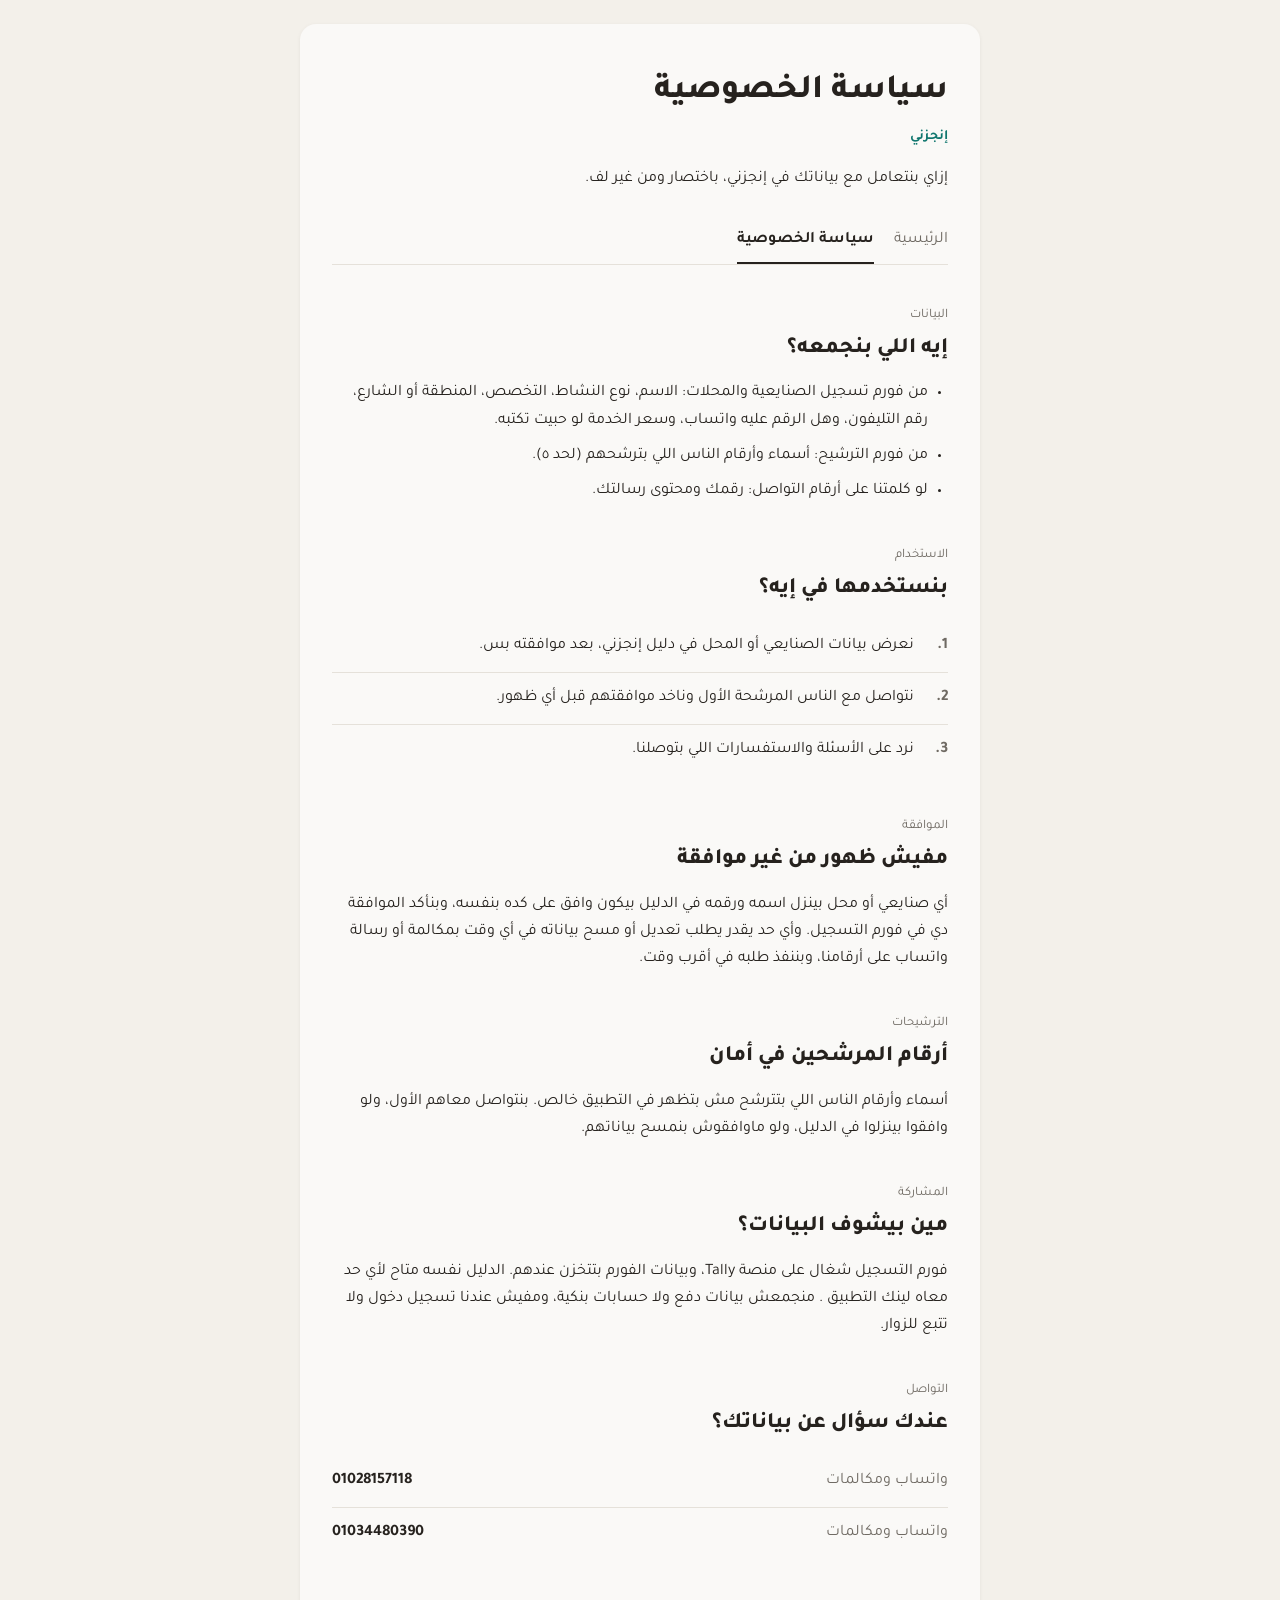
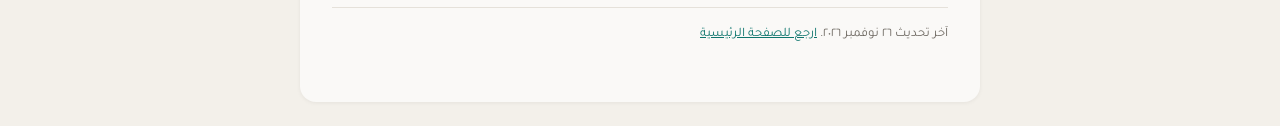
<file: privacy.html>
<!DOCTYPE html>
<html lang="ar" dir="rtl">
<head>
<meta charset="utf-8">
<meta name="viewport" content="width=device-width, initial-scale=1">
<title>سياسة الخصوصية: إنجزني</title>
<meta name="description" content="إزاي بنتعامل مع بياناتك في إنجزني، باختصار ومن غير لف.">
<meta name="theme-color" content="#0f766e">
<link rel="manifest" href="manifest.webmanifest">
<link rel="icon" type="image/png" href="icons/icon-192.png">
<link rel="apple-touch-icon" href="icons/icon-192.png">
<link rel="preconnect" href="https://fonts.googleapis.com">
<link rel="preconnect" href="https://fonts.gstatic.com" crossorigin>
<link href="https://fonts.googleapis.com/css2?family=Tajawal:wght@400;700;800&display=swap" rel="stylesheet">
<link rel="stylesheet" href="style.css">
</head>
<body>
<div class="anj-shell">

    <header>
        <h1 class="anj-header-title">سياسة الخصوصية</h1>
        <p class="anj-fact">إنجزني</p>
        <p class="anj-intro">إزاي بنتعامل مع بياناتك في إنجزني، باختصار ومن غير لف.</p>
    </header>

    <nav class="anj-nav" aria-label="صفحات التطبيق">
        <a href="index.html">الرئيسية</a>
        <a href="privacy.html" aria-current="page">سياسة الخصوصية</a>
    </nav>

    <section class="anj-group">
        <p class="anj-label">البيانات</p>
        <h2 class="anj-heading">إيه اللي بنجمعه؟</h2>
        <ul class="anj-bullets">
            <li>من فورم تسجيل الصنايعية والمحلات: الاسم، نوع النشاط، التخصص، المنطقة أو الشارع، رقم التليفون، وهل الرقم عليه واتساب، وسعر الخدمة لو حبيت تكتبه.</li>
            <li>من فورم الترشيح: أسماء وأرقام الناس اللي بترشحهم (لحد ٥).</li>
            <li>لو كلمتنا على أرقام التواصل: رقمك ومحتوى رسالتك.</li>
        </ul>
    </section>

    <section class="anj-group">
        <p class="anj-label">الاستخدام</p>
        <h2 class="anj-heading">بنستخدمها في إيه؟</h2>
        <ol class="anj-steps">
            <li>نعرض بيانات الصنايعي أو المحل في دليل إنجزني، بعد موافقته بس.</li>
            <li>نتواصل مع الناس المرشحة الأول وناخد موافقتهم قبل أي ظهور.</li>
            <li>نرد على الأسئلة والاستفسارات اللي بتوصلنا.</li>
        </ol>
    </section>

    <section class="anj-group">
        <p class="anj-label">الموافقة</p>
        <h2 class="anj-heading">مفيش ظهور من غير موافقة</h2>
        <p class="anj-p">أي صنايعي أو محل بينزل اسمه ورقمه في الدليل بيكون وافق على كده بنفسه، وبنأكد الموافقة دي في فورم التسجيل. وأي حد يقدر يطلب تعديل أو مسح بياناته في أي وقت بمكالمة أو رسالة واتساب على أرقامنا، وبننفذ طلبه في أقرب وقت.</p>
    </section>

    <section class="anj-group">
        <p class="anj-label">الترشيحات</p>
        <h2 class="anj-heading">أرقام المرشحين في أمان</h2>
        <p class="anj-p">أسماء وأرقام الناس اللي بتترشح مش بتظهر في التطبيق خالص. بنتواصل معاهم الأول، ولو وافقوا بينزلوا في الدليل، ولو ماوافقوش بنمسح بياناتهم.</p>
    </section>

    <section class="anj-group">
        <p class="anj-label">المشاركة</p>
        <h2 class="anj-heading">مين بيشوف البيانات؟</h2>
        <p class="anj-p">فورم التسجيل شغال على منصة Tally، وبيانات الفورم بتتخزن عندهم. الدليل نفسه متاح لأي حد معاه لينك التطبيق . منجمعش بيانات دفع ولا حسابات بنكية، ومفيش عندنا تسجيل دخول ولا تتبع للزوار.</p>
    </section>

    <section class="anj-group">
        <p class="anj-label">التواصل</p>
        <h2 class="anj-heading">عندك سؤال عن بياناتك؟</h2>
        <div class="anj-facts">
            <div class="anj-fact-row"><span class="k">واتساب ومكالمات</span><span class="v">01028157118</span></div>
            <div class="anj-fact-row"><span class="k">واتساب ومكالمات</span><span class="v">01034480390</span></div>
        </div>
    </section>

    <footer class="anj-footer">
        آخر تحديث ٢٦ نوفمبر ٢٠٢٦.
        <a href="index.html">ارجع للصفحة الرئيسية</a>
    </footer>

</div>
</body>
</html>
</file>
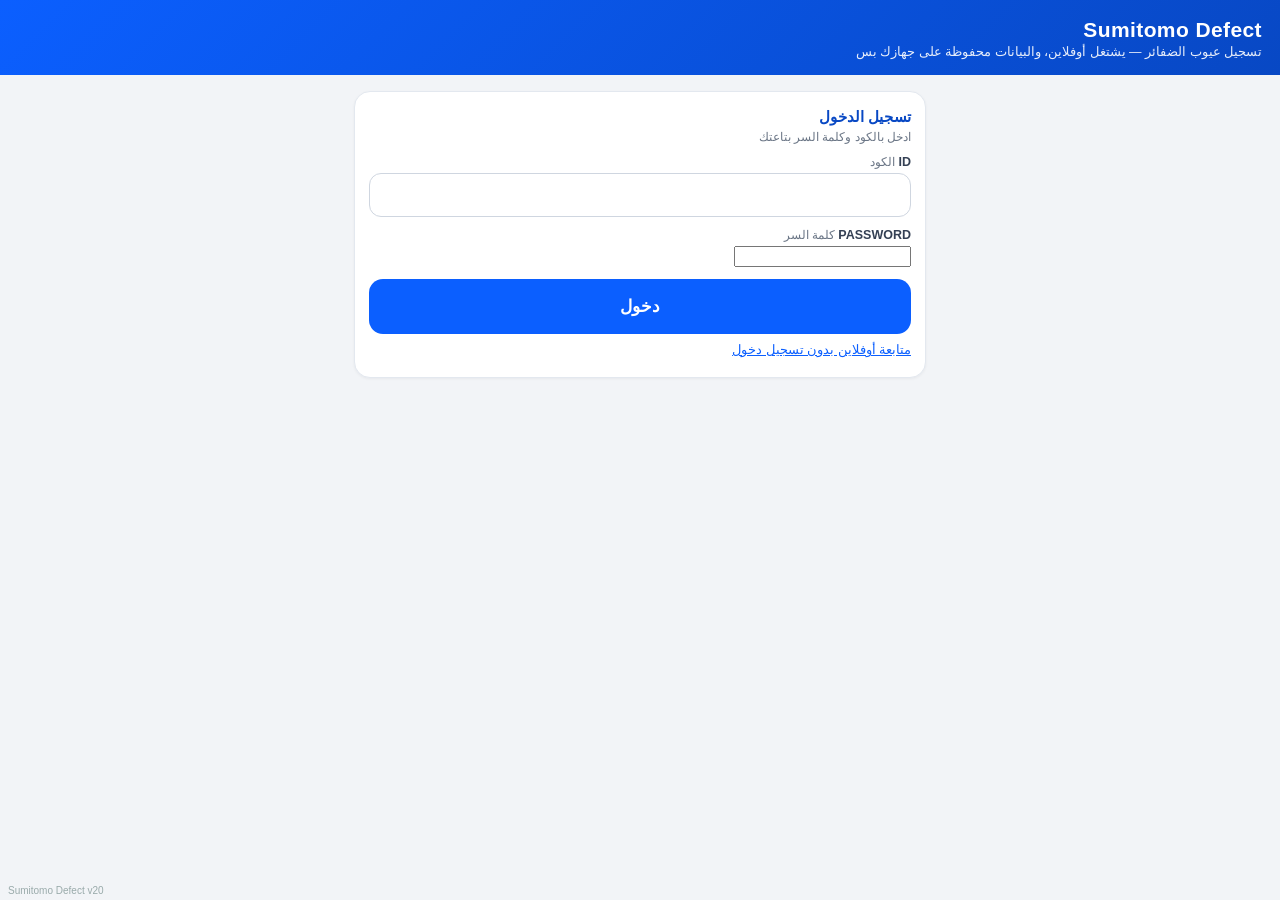
<file: audit-x7k2p9/1-index.html>
<!DOCTYPE html>
<html lang="ar" dir="rtl">
<head>
<meta charset="UTF-8">
<meta name="viewport" content="width=device-width, initial-scale=1, maximum-scale=1, user-scalable=no">
<meta name="robots" content="noindex,nofollow">
<meta name="theme-color" content="#0b5fff">
<link rel="manifest" href="manifest.webmanifest">
<link rel="apple-touch-icon" href="icon-512.png">
<meta name="apple-mobile-web-app-capable" content="yes">
<meta name="mobile-web-app-capable" content="yes">
<title>Sumitomo Defect</title>
<style>
  :root{
    --bg:#f2f4f7; --card:#fff; --ink:#1a2332; --muted:#6b7686;
    --blue:#0b5fff; --blue-d:#0848c4; --red:#d92d20; --green:#12805c; --line:#e3e8ef;
  }
  *{box-sizing:border-box; -webkit-tap-highlight-color:transparent;}
  html,body{margin:0;padding:0;background:var(--bg);color:var(--ink);
    font-family:-apple-system,"Segoe UI",Tahoma,Arial,sans-serif;font-size:16px;}
  header{background:linear-gradient(135deg,#0b5fff,#0848c4);color:#fff;padding:18px 18px 16px;}
  header h1{margin:0;font-size:21px;font-weight:800;letter-spacing:.4px;}
  header .sub{margin-top:2px;font-size:12.5px;opacity:.9;}
  header .back{background:rgba(255,255,255,.18);border:none;color:#fff;font-size:13px;font-weight:700;
    padding:6px 12px;border-radius:8px;cursor:pointer;margin-bottom:8px;font-family:inherit;}
  main{padding:16px 14px;max-width:600px;margin:0 auto 90px;}
  .card{background:var(--card);border:1px solid var(--line);border-radius:16px;padding:16px 14px;margin-bottom:14px;
    box-shadow:0 1px 3px rgba(16,24,40,.05);}
  .card h2{margin:0 0 4px;font-size:15px;color:var(--blue-d);}
  .card .hsub{font-size:12px;color:var(--muted);margin-bottom:8px;}
  label{display:block;font-size:12.5px;font-weight:800;color:#344054;margin:11px 0 4px;}
  label .ar{font-weight:400;color:var(--muted);font-size:11.5px;}
  input[type=text],input[type=date],input[type=time],input[type=number],input[type=search],select,textarea{
    width:100%;padding:12px;font-size:16px;border:1.5px solid #cfd6e0;border-radius:12px;
    background:#fff;color:var(--ink);font-family:inherit;}
  input:focus,select:focus,textarea:focus{outline:none;border-color:var(--blue);box-shadow:0 0 0 3px rgba(11,95,255,.12);}
  textarea{min-height:64px;resize:vertical;}
  input[data-f=ident],input[data-f=harness],input[data-f=code],input[data-f=firstOff],input[data-f=lastOff],input[data-f=yc],input[data-f=qty],input[data-f=total]{direction:ltr;text-align:right;}
  .g2{display:grid;grid-template-columns:1fr 1fr;gap:0 10px;}
  .g3{display:grid;grid-template-columns:1fr 1fr 1fr;gap:0 10px;}
  .seg{display:flex;gap:8px;}
  .seg button{flex:1;padding:12px 0;font-size:15px;font-weight:800;border-radius:12px;cursor:pointer;
    border:1.5px solid #cfd6e0;background:#fff;color:var(--muted);font-family:inherit;}
  .seg button.on-yes{background:#fef3f2;border-color:var(--red);color:var(--red);}
  .seg button.on-no{background:#ecfdf3;border-color:var(--green);color:var(--green);}
  .btn{display:block;width:100%;padding:17px;font-size:17px;font-weight:800;border:none;border-radius:14px;
    cursor:pointer;font-family:inherit;margin-top:12px;}
  .btn-blue{background:var(--blue);color:#fff;}
  .btn-blue:active{background:var(--blue-d);}
  .btn-ghost{background:#fff;color:var(--blue);border:1.5px solid var(--blue);}
  .btn-add{background:#eff4ff;color:var(--blue);border:1.5px dashed var(--blue);padding:11px;font-size:14.5px;}
  .mini{font-size:12.5px;color:var(--muted);margin-top:6px;line-height:1.7;}
  /* defect card */
  .def{border:1.5px solid #dbe2ec;border-radius:12px;padding:10px;margin-top:12px;background:#fbfcfe;}
  .def .dhead{display:flex;justify-content:space-between;align-items:center;margin-bottom:2px;}
  .def .dhead b{font-size:14px;color:var(--blue-d);}
  .def .rm{border:none;background:none;color:var(--red);font-size:12.5px;font-weight:800;cursor:pointer;font-family:inherit;}
  /* signature */
  #sigWrap{border:1.5px dashed #aab4c3;border-radius:10px;background:#fbfcfe;position:relative;}
  #sigCanvas{display:block;width:100%;height:150px;touch-action:none;border-radius:10px;}
  #sigClear{position:absolute;top:6px;left:6px;font-size:12px;padding:5px 10px;border-radius:8px;
    border:1px solid #cfd6e0;background:#fff;color:var(--muted);cursor:pointer;font-family:inherit;}
  /* sheets list */
  .rec{background:#fff;border:1px solid var(--line);border-radius:12px;padding:12px;margin-bottom:10px;}
  .rec .top{display:flex;justify-content:space-between;align-items:center;gap:8px;}
  .rec .name{font-weight:800;font-size:15px;}
  .rec .meta{font-size:12.5px;color:var(--muted);margin-top:3px;line-height:1.7;}
  .badge{font-size:11.5px;font-weight:800;padding:3px 10px;border-radius:20px;white-space:nowrap;
    background:#eff4ff;color:var(--blue);border:1px solid #b9ccff;}
  .rec .acts{display:flex;gap:8px;margin-top:10px;}
  .rec .acts button{flex:1;padding:11px 0;font-size:14px;font-weight:700;border-radius:11px;cursor:pointer;
    border:1.5px solid #cfd6e0;background:#fff;color:#344054;font-family:inherit;}
  .rec .acts button.pr{color:var(--blue);border-color:var(--blue);}
  .rec .acts button.del{color:var(--red);border-color:#f4b6ae;flex:.6;}
  .empty{text-align:center;color:var(--muted);padding:36px 20px;font-size:14.5px;line-height:2;}
  .empty .big{font-size:42px;}
  /* photo buttons + previews */
  .phBtns{display:flex;gap:8px;margin-top:6px;}
  .phBtns{display:flex;gap:8px;}
  .phBtns button{flex:1;padding:11px 0;font-size:13.5px;font-weight:800;border-radius:11px;cursor:pointer;
    border:1.5px dashed var(--blue);background:#fbfcfe;color:var(--blue);font-family:inherit;}
  .phPrev{display:none;margin-top:8px;max-width:100%;max-height:160px;border-radius:10px;border:1px solid var(--line);}
  /* QR modal */
  #qrModal{display:none;position:fixed;inset:0;background:rgba(0,0,0,.92);z-index:100;
    flex-direction:column;align-items:center;justify-content:center;padding:16px;}
  #qrModal video{width:100%;max-width:420px;border-radius:12px;background:#000;}
  #qrModal .qmTxt{color:#fff;font-size:14px;margin:12px 0;text-align:center;line-height:1.7;}
  #qrModal button{padding:12px 30px;font-size:15px;font-weight:800;border:none;border-radius:10px;
    background:#fff;color:#101828;cursor:pointer;font-family:inherit;}
  #toast{position:fixed;bottom:24px;right:50%;transform:translateX(50%);background:#101828;color:#fff;
    padding:12px 22px;border-radius:30px;font-size:14.5px;font-weight:700;opacity:0;pointer-events:none;
    transition:opacity .25s;z-index:99;white-space:nowrap;}
  .hidden{display:none !important;}
</style>
</head>
<body>

<header>
  <div id="vtag" style="position:fixed;bottom:4px;left:8px;font-size:10px;color:#9aa;z-index:50;direction:ltr">Sumitomo Defect v20</div>
  <div id="hdrBack" class="hidden"><button class="back" onclick="goHome()">→ رجوع</button></div>
  <h1>Sumitomo Defect</h1>
  <div class="sub">تسجيل عيوب الضفائر — يشتغل أوفلاين، والبيانات محفوظة على جهازك بس</div>
</header>

<main>
<!-- ================= HOME ================= -->
<section id="secHome">
  <button class="btn btn-blue" onclick="newSheet()">➕ تسجيل ديفيكت</button>
  <button class="btn btn-blue" style="background:#fff;color:var(--blue-d);border:2px solid var(--blue)" onclick="goView()">📋 عرض الديفيكتات</button>
  <div class="mini" style="margin:10px 2px">سجّل الديفيكت وهيتحفظ على جهازك، وتقدر ترجعله في أي وقت.</div>
  <div class="mini" id="homeInfo" style="margin-top:14px"></div>
  <button class="btn btn-ghost" id="btnSettings" style="margin-top:8px;padding:10px;font-size:13.5px;display:none" onclick="goSet()">⚙️ إعدادات السيستم</button>
  <button class="btn btn-ghost" id="btnInstall" style="margin-top:6px;padding:10px;font-size:13.5px;display:none" onclick="doInstall()">⬇️ تثبيت التطبيق على الموبايل</button>
</section>

<!-- ================= LIST ================= -->
<section id="secView" class="hidden">
  <input type="search" id="qSearch" placeholder="🔍 بحث بالتاريخ أو خط الإنتاج أو كود الضفيرة" oninput="renderList(this.value)">
  <div id="sheetList"></div>
</section>

<!-- ================= LOGIN ================= -->
<section id="secLogin" class="hidden">
  <div class="card">
    <h2>تسجيل الدخول</h2>
    <div class="hsub">ادخل بالكود وكلمة السر بتاعتك</div>
    <label>ID <span class="ar">الكود</span></label><input type="text" id="lgId" autocomplete="username" style="direction:ltr">
    <label>PASSWORD <span class="ar">كلمة السر</span></label><input type="password" id="lgPw" autocomplete="current-password" style="direction:ltr">
    <button class="btn btn-blue" onclick="doLogin()">دخول</button>
    <div class="mini" id="lgErr" style="color:var(--red)"></div>
    <div class="mini"><a href="#" onclick="goHome();return false;" style="color:var(--blue)">متابعة أوفلاين بدون تسجيل دخول</a></div>
  </div>
</section>

<!-- ================= SETTINGS ================= -->
<section id="secSet" class="hidden">
  <div class="card">
    <h2>إعدادات السيستم</h2>
    <div class="hsub">رابط السيرفر والمفتاح — بتتسجل مرة واحدة بس على كل جهاز</div>
    <label>SUPABASE URL</label><input type="text" id="cfgUrl" style="direction:ltr" placeholder="https://xxxx.supabase.co">
    <label>ANON KEY</label><textarea id="cfgKey" style="direction:ltr" rows="4"></textarea>
    <button class="btn btn-blue" onclick="saveCfg()">حفظ</button>
    <button class="btn btn-ghost" onclick="goHome()">رجوع</button>
    <div class="mini" id="cfgMsg"></div>
  </div>
</section>

<!-- ================= EDITOR ================= -->
<section id="secEdit" class="hidden">

  <div class="card">
    <h2>بيانات رأس الورقة</h2>
    <div class="hsub">نفس الخانات اللي فوق في الورقة الورقية</div>
    <div class="g3">
      <div><label>DATE <span class="ar">تاريخ النهاردة — تلقائي</span></label><input type="date" id="hDate" readonly style="background:#f4f6f9;color:#6b7686"></div>
      <div><label>SHIFT <span class="ar">الوردية</span></label>
        <select id="hShift"><option>First</option><option>Second</option><option>Third</option></select></div>
      <div><label>TEAM <span class="ar">الفريق</span></label>
        <select id="hTeam"><option>A</option><option>B</option><option>C</option></select></div>
    </div>
    <div class="g3">
      <div><label>WEEK <span class="ar">الأسبوع (بيتسجل لوحده)</span></label><input type="number" id="hWeek" min="1" max="53"></div>
      <div><label>STATION <span class="ar">المحطة</span></label><select id="hStation"><option>1st</option><option>2nd</option><option>3rd</option><option>Fire wall</option></select></div>
    </div>
    <div class="g2">
      <div><label>FACTORY <span class="ar">المصنع — ثابت</span></label><input type="text" id="hFactory" value="SWS" readonly style="background:#f4f6f9;color:#6b7686"></div>
      <div><label>AUDIT LEVEL % <span class="ar">ثابتة</span></label><input type="number" id="hLevel" value="100" readonly style="background:#f4f6f9;color:#6b7686"></div>
    </div>
    <datalist id="dlLine"></datalist>
    <div class="g2">
      <div><label>PRODUCT NUMBER <span class="ar">رقم المنتج</span></label><input type="text" id="hProduct"></div>
      <div><label>PRODUCTION LINE <span class="ar">خط الإنتاج</span></label><input type="text" id="hLine" list="dlLine" autocomplete="off"></div>
    </div>
  </div>

  <div class="card">
    <h2>العيوب</h2>
    <div class="phBtns">
      <button type="button" id="btnScanTop">▣ مسح QR من الليبل</button>
      <button type="button" id="btnLabelTop">📷 تصوير الليبل</button>
      <button type="button" id="btnGalleryTop">🖼️ ليبل من المعرض</button>
    </div>
    <div id="defRows"></div>
  </div>

  <div class="card">
    <h2>الختامية</h2>
    <label>توقيع الإنتاج <span class="ar">إجباري — اختار واحد</span></label>
    <div class="seg" id="signSeg">
      <button type="button" data-v="agree" onclick="setSignMode('agree')">موافق</button>
      <button type="button" data-v="refused" onclick="setSignMode('refused')">ممتنع</button>
    </div>
    <div id="sigArea" style="display:none">
      <label>AUDITOR SIGNATURE <span class="ar">امضِ بصباعك هنا</span></label>
      <div id="sigWrap">
        <canvas id="sigCanvas"></canvas>
        <button type="button" id="sigClear" onclick="clearSig()">مسح</button>
      </div>
    </div>

    <button class="btn btn-blue" onclick="saveSheet()">💾 حفظ الديفيكت</button>
    <button class="btn btn-ghost" onclick="goHome()">إلغاء ورجوع</button>
  </div>
</section>
</main>

<div id="qrModal"><video id="qrVideo" playsinline muted></video>
  <div class="qmTxt">وجّه الكاميرا على ليبل الضفيرة...<br>لو الكاميرا مش راضية، هنفتح تصوير الليبل العادي</div>
  <button type="button" onclick="closeQR()">إلغاء</button></div>
<div id="toast"></div>

<script>
/**
 * Skipped minification because the original files appears to be already minified.
 * Original file: /npm/@supabase/supabase-js@2.119.2/dist/umd/supabase.js
 *
 * Do NOT use SRI with dynamically generated files! More information: https://www.jsdelivr.com/using-sri-with-dynamic-files
 */
var supabase=(function(e){function t(e,t){var n={};for(var r in e)Object.prototype.hasOwnProperty.call(e,r)&&t.indexOf(r)<0&&(n[r]=e[r]);if(e!=null&&typeof Object.getOwnPropertySymbols==`function`)for(var i=0,r=Object.getOwnPropertySymbols(e);i<r.length;i++)t.indexOf(r[i])<0&&Object.prototype.propertyIsEnumerable.call(e,r[i])&&(n[r[i]]=e[r[i]]);return n}function n(e,t,n,r){function i(e){return e instanceof n?e:new n(function(t){t(e)})}return new(n||=Promise)(function(n,a){function o(e){try{c(r.next(e))}catch(e){a(e)}}function s(e){try{c(r.throw(e))}catch(e){a(e)}}function c(e){e.done?n(e.value):i(e.value).then(o,s)}c((r=r.apply(e,t||[])).next())})}let r=e=>e?(...t)=>e(...t):(...e)=>fetch(...e);var i=class extends Error{constructor(e,t=`FunctionsError`,n){super(e),this.name=t,this.context=n}toJSON(){return{name:this.name,message:this.message,context:this.context}}},a=class extends i{constructor(e){super(`Failed to send a request to the Edge Function`,`FunctionsFetchError`,e)}},o=class extends i{constructor(e){super(`Relay Error invoking the Edge Function`,`FunctionsRelayError`,e)}},s=class extends i{constructor(e){super(`Edge Function returned a non-2xx status code`,`FunctionsHttpError`,e)}},c;(function(e){e.Any=`any`,e.ApNortheast1=`ap-northeast-1`,e.ApNortheast2=`ap-northeast-2`,e.ApSouth1=`ap-south-1`,e.ApSoutheast1=`ap-southeast-1`,e.ApSoutheast2=`ap-southeast-2`,e.CaCentral1=`ca-central-1`,e.EuCentral1=`eu-central-1`,e.EuWest1=`eu-west-1`,e.EuWest2=`eu-west-2`,e.EuWest3=`eu-west-3`,e.SaEast1=`sa-east-1`,e.UsEast1=`us-east-1`,e.UsWest1=`us-west-1`,e.UsWest2=`us-west-2`})(c||={});var l=class{constructor(e,{headers:t={},customFetch:n,region:i=c.Any}={}){this.url=e,this.headers=t,this.region=i,this.fetch=r(n)}setAuth(e){this.headers.Authorization=`Bearer ${e}`}invoke(e){return n(this,arguments,void 0,function*(e,t={}){var n;let r,i,c;try{let{headers:n,method:l,body:u,signal:d,timeout:f}=t,p={},{region:m}=t;m||=this.region;let h=new URL(`${this.url}/${e}`);m&&m!==`any`&&(p[`x-region`]=m,h.searchParams.set(`forceFunctionRegion`,m));let g,ee=!!n&&Object.keys(n).some(e=>e.toLowerCase()===`content-type`);u&&!ee?typeof Blob<`u`&&u instanceof Blob||u instanceof ArrayBuffer?(p[`Content-Type`]=u.type||`application/octet-stream`,g=u):typeof u==`string`?(p[`Content-Type`]=`text/plain`,g=u):typeof FormData<`u`&&u instanceof FormData?g=u:(p[`Content-Type`]=`application/json`,g=JSON.stringify(u)):g=u&&typeof u!=`string`&&!(typeof Blob<`u`&&u instanceof Blob)&&!(u instanceof ArrayBuffer)&&!(typeof FormData<`u`&&u instanceof FormData)?JSON.stringify(u):u;let te=d;f&&(i=new AbortController,r=setTimeout(()=>i.abort(),f),d?(te=i.signal,c=()=>i.abort(),d.addEventListener(`abort`,c)):te=i.signal);let _=yield this.fetch(h.toString(),{method:l||`POST`,headers:Object.assign(Object.assign(Object.assign({},p),this.headers),n),body:g,signal:te}).catch(e=>{throw new a(e)}),ne=_.headers.get(`x-relay-error`);if(ne&&ne===`true`)throw new o(_);if(!_.ok)throw new s(_);let re=(_.headers.get(`Content-Type`)??`text/plain`).split(`;`)[0].trim().toLowerCase(),ie;return ie=re===`application/json`?yield _.json():re===`application/octet-stream`||re===`application/pdf`?yield _.blob():re===`text/event-stream`?_:re===`multipart/form-data`?yield _.formData():yield _.text(),{data:ie,error:null,response:_}}catch(e){return{data:null,error:e,response:e instanceof s||e instanceof o?e.context:void 0}}finally{r&&clearTimeout(r),c&&((n=t.signal)==null||n.removeEventListener(`abort`,c))}})}},u=class extends Error{constructor(e){super(e.message),this.name=`PostgrestError`,this.details=e.details,this.hint=e.hint,this.code=e.code}toJSON(){return{name:this.name,message:this.message,details:this.details,hint:this.hint,code:this.code}}};let d=e=>Math.min(1e3*2**e,3e4),f=[520,503],p=[`GET`,`HEAD`,`OPTIONS`];function m(e){"@babel/helpers - typeof";return m=typeof Symbol==`function`&&typeof Symbol.iterator==`symbol`?function(e){return typeof e}:function(e){return e&&typeof Symbol==`function`&&e.constructor===Symbol&&e!==Symbol.prototype?`symbol`:typeof e},m(e)}function h(e,t){if(m(e)!=`object`||!e)return e;var n=e[Symbol.toPrimitive];if(n!==void 0){var r=n.call(e,t||`default`);if(m(r)!=`object`)return r;throw TypeError(`@@toPrimitive must return a primitive value.`)}return(t===`string`?String:Number)(e)}function g(e){var t=h(e,`string`);return m(t)==`symbol`?t:t+``}function ee(e,t,n){return(t=g(t))in e?Object.defineProperty(e,t,{value:n,enumerable:!0,configurable:!0,writable:!0}):e[t]=n,e}function te(e,t){var n=Object.keys(e);if(Object.getOwnPropertySymbols){var r=Object.getOwnPropertySymbols(e);t&&(r=r.filter(function(t){return Object.getOwnPropertyDescriptor(e,t).enumerable})),n.push.apply(n,r)}return n}function _(e){for(var t=1;t<arguments.length;t++){var n=arguments[t]==null?{}:arguments[t];t%2?te(Object(n),!0).forEach(function(t){ee(e,t,n[t])}):Object.getOwnPropertyDescriptors?Object.defineProperties(e,Object.getOwnPropertyDescriptors(n)):te(Object(n)).forEach(function(t){Object.defineProperty(e,t,Object.getOwnPropertyDescriptor(n,t))})}return e}function ne(e,t){return new Promise(n=>{if(t?.aborted){n();return}let r=setTimeout(()=>{t?.removeEventListener(`abort`,i),n()},e);function i(){clearTimeout(r),n()}t?.addEventListener(`abort`,i)})}function re(e,t,n,r){return!(!r||n>=3||!p.includes(e)||!f.includes(t))}async function ie(e,t,n,r){let i=0;for(;;){let a=_({},n.headers);i>0&&(a[`X-Retry-Count`]=String(i));let o;try{o=await e(t,{method:n.method,headers:a,body:n.body,signal:n.signal})}catch(e){if(e?.name===`AbortError`||e?.code===`ABORT_ERR`||e?.name===`TimeoutError`&&n.signal?.aborted||!p.includes(n.method))throw e;if(r&&i<3){let e=d(i);i++,await ne(e,n.signal);continue}throw e}if(re(n.method,o.status,i,r)){let e=o.headers?.get(`Retry-After`)??null,t=e===null?d(i):Math.max(0,parseInt(e,10)||0)*1e3;await o.text(),i++,await ne(t,n.signal);continue}return o}}var ae=class{constructor(e){this.shouldThrowOnError=!1,this.retryEnabled=!0,this.method=e.method,this.url=e.url,this.headers=new Headers(e.headers),this.schema=e.schema,this.body=e.body,this.shouldThrowOnError=e.shouldThrowOnError??!1,this.signal=e.signal,this.isMaybeSingle=e.isMaybeSingle??!1,this.shouldStripNulls=e.shouldStripNulls??!1,this.urlLengthLimit=e.urlLengthLimit??8e3,this.retryEnabled=e.retry??!0,e.fetch?this.fetch=e.fetch:this.fetch=fetch}throwOnError(){return this.shouldThrowOnError=!0,this}stripNulls(){if(this.headers.get(`Accept`)===`text/csv`)throw Error(`stripNulls() cannot be used with csv()`);return this.shouldStripNulls=!0,this}setHeader(e,t){return this.headers=new Headers(this.headers),this.headers.set(e,t),this}retry(e){return this.retryEnabled=e,this}then(e,t){var n=this;if(this.schema===void 0||([`GET`,`HEAD`].includes(this.method)?this.headers.set(`Accept-Profile`,this.schema):this.headers.set(`Content-Profile`,this.schema)),this.method!==`GET`&&this.method!==`HEAD`&&this.headers.set(`Content-Type`,`application/json`),this.shouldStripNulls){let e=this.headers.get(`Accept`);e===`application/vnd.pgrst.object+json`?this.headers.set(`Accept`,`application/vnd.pgrst.object+json;nulls=stripped`):(!e||e===`application/json`)&&this.headers.set(`Accept`,`application/vnd.pgrst.array+json;nulls=stripped`)}let r=this.fetch,i=(async()=>{let e={};n.headers.forEach((t,n)=>{e[n]=t});let t=await ie(r,n.url.toString(),{method:n.method,headers:e,body:JSON.stringify(n.body,(e,t)=>typeof t==`bigint`?t.toString():t),signal:n.signal},n.retryEnabled);return await n.processResponse(t)})();return this.shouldThrowOnError||(i=i.catch(e=>{let t=``,n=``,r=``,i=e?.cause;if(i){let n=i?.message??``,r=i?.code??``;t=`${e?.name??`FetchError`}: ${e?.message}`,t+=`\n\nCaused by: ${i?.name??`Error`}: ${n}`,r&&(t+=` (${r})`),i?.stack&&(t+=`\n${i.stack}`)}else t=e?.stack??``;let a=this.url.toString().length;return e?.name===`AbortError`||e?.code===`ABORT_ERR`?(r=``,n=`Request was aborted (timeout or manual cancellation)`,a>this.urlLengthLimit&&(n+=`. Note: Your request URL is ${a} characters, which may exceed server limits. If selecting many fields, consider using views. If filtering with large arrays (e.g., .in('id', [many IDs])), consider using an RPC function to pass values server-side.`)):(i?.name===`HeadersOverflowError`||i?.code===`UND_ERR_HEADERS_OVERFLOW`)&&(r=``,n=`HTTP headers exceeded server limits (typically 16KB)`,a>this.urlLengthLimit&&(n+=`. Your request URL is ${a} characters. If selecting many fields, consider using views. If filtering with large arrays (e.g., .in('id', [200+ IDs])), consider using an RPC function instead.`)),{success:!1,error:{message:`${e?.name??`FetchError`}: ${e?.message}`,details:t,hint:n,code:r},data:null,count:null,status:0,statusText:``}})),i.then(e,t)}async processResponse(e){var t=this;let n=null,r=null,i=null,a=e.status,o=e.statusText;if(e.ok){if(t.method!==`HEAD`){let i=await e.text();if(i!==``)if(t.headers.get(`Accept`)===`text/csv`)r=i;else if(t.headers.get(`Accept`)&&t.headers.get(`Accept`)?.includes(`application/vnd.pgrst.plan+text`))r=i;else try{r=JSON.parse(i)}catch{if(n={message:i},r=null,t.shouldThrowOnError)throw new u({message:i,details:``,hint:``,code:``})}}let s=t.headers.get(`Prefer`)?.match(/count=(exact|planned|estimated)/),c=e.headers.get(`content-range`)?.split(`/`);if(s&&c&&c.length>1&&(i=parseInt(c[1])),t.isMaybeSingle&&Array.isArray(r))if(r.length>1){if(n={code:`PGRST116`,details:`Results contain ${r.length} rows, application/vnd.pgrst.object+json requires 1 row`,hint:null,message:`JSON object requested, multiple (or no) rows returned`},r=null,i=null,a=406,o=`Not Acceptable`,t.shouldThrowOnError)throw new u(_(_({},n),{},{hint:n.hint??``}))}else r=r.length===1?r[0]:null}else{let i=await e.text();try{n=JSON.parse(i),Array.isArray(n)&&e.status===404&&(r=[],n=null,a=200,o=`OK`)}catch{e.status===404&&i===``?(a=204,o=`No Content`):n={message:i}}if(n&&t.shouldThrowOnError)throw new u(n)}return{success:n===null,error:n,data:r,count:i,status:a,statusText:o}}returns(){return this}overrideTypes(){return this}},oe=class extends ae{throwOnError(){return super.throwOnError()}select(e){let t=!1,n=(e??`*`).split(``).map(e=>/\s/.test(e)&&!t?``:(e===`"`&&(t=!t),e)).join(``);return this.url.searchParams.set(`select`,n),this.headers.append(`Prefer`,`return=representation`),this}order(e,{ascending:t=!0,nullsFirst:n,foreignTable:r,referencedTable:i=r}={}){let a=i?`${i}.order`:`order`,o=this.url.searchParams.get(a);return this.url.searchParams.set(a,`${o?`${o},`:``}${e}.${t?`asc`:`desc`}${n===void 0?``:n?`.nullsfirst`:`.nullslast`}`),this}limit(e,{foreignTable:t,referencedTable:n=t}={}){let r=n===void 0?`limit`:`${n}.limit`;return this.url.searchParams.set(r,`${e}`),this}range(e,t,{foreignTable:n,referencedTable:r=n}={}){let i=r===void 0?`offset`:`${r}.offset`,a=r===void 0?`limit`:`${r}.limit`;return this.url.searchParams.set(i,`${e}`),this.url.searchParams.set(a,`${t-e+1}`),this}abortSignal(e){return this.signal=e,this}single(){return this.headers.set(`Accept`,`application/vnd.pgrst.object+json`),this}maybeSingle(){return this.isMaybeSingle=!0,this}csv(){return this.headers.set(`Accept`,`text/csv`),this}geojson(){return this.headers.set(`Accept`,`application/geo+json`),this}explain({analyze:e=!1,verbose:t=!1,settings:n=!1,buffers:r=!1,wal:i=!1,format:a=`text`}={}){let o=[e?`analyze`:null,t?`verbose`:null,n?`settings`:null,r?`buffers`:null,i?`wal`:null].filter(Boolean).join(`|`),s=this.headers.get(`Accept`)??`application/json`;return this.headers.set(`Accept`,`application/vnd.pgrst.plan+${a}; for="${s}"; options=${o};`),this}rollback(){return this.headers.append(`Prefer`,`tx=rollback`),this}returns(){return this}maxAffected(e){return this.headers.append(`Prefer`,`handling=strict`),this.headers.append(`Prefer`,`max-affected=${e}`),this}};let se=RegExp(`[,()]`);var ce=class extends oe{throwOnError(){return super.throwOnError()}eq(e,t){return this.url.searchParams.append(e,`eq.${t}`),this}neq(e,t){return this.url.searchParams.append(e,`neq.${t}`),this}gt(e,t){return this.url.searchParams.append(e,`gt.${t}`),this}gte(e,t){return this.url.searchParams.append(e,`gte.${t}`),this}lt(e,t){return this.url.searchParams.append(e,`lt.${t}`),this}lte(e,t){return this.url.searchParams.append(e,`lte.${t}`),this}like(e,t){return this.url.searchParams.append(e,`like.${t}`),this}likeAllOf(e,t){return this.url.searchParams.append(e,`like(all).{${t.join(`,`)}}`),this}likeAnyOf(e,t){return this.url.searchParams.append(e,`like(any).{${t.join(`,`)}}`),this}ilike(e,t){return this.url.searchParams.append(e,`ilike.${t}`),this}ilikeAllOf(e,t){return this.url.searchParams.append(e,`ilike(all).{${t.join(`,`)}}`),this}ilikeAnyOf(e,t){return this.url.searchParams.append(e,`ilike(any).{${t.join(`,`)}}`),this}regexMatch(e,t){return this.url.searchParams.append(e,`match.${t}`),this}regexIMatch(e,t){return this.url.searchParams.append(e,`imatch.${t}`),this}is(e,t){return this.url.searchParams.append(e,`is.${t}`),this}isDistinct(e,t){return this.url.searchParams.append(e,`isdistinct.${t}`),this}in(e,t){let n=Array.from(new Set(t)).map(e=>typeof e==`string`&&se.test(e)?`"${e}"`:`${e}`).join(`,`);return this.url.searchParams.append(e,`in.(${n})`),this}notIn(e,t){let n=Array.from(new Set(t)).map(e=>typeof e==`string`&&se.test(e)?`"${e}"`:`${e}`).join(`,`);return this.url.searchParams.append(e,`not.in.(${n})`),this}contains(e,t){return typeof t==`string`?this.url.searchParams.append(e,`cs.${t}`):Array.isArray(t)?this.url.searchParams.append(e,`cs.{${t.join(`,`)}}`):this.url.searchParams.append(e,`cs.${JSON.stringify(t)}`),this}containedBy(e,t){return typeof t==`string`?this.url.searchParams.append(e,`cd.${t}`):Array.isArray(t)?this.url.searchParams.append(e,`cd.{${t.join(`,`)}}`):this.url.searchParams.append(e,`cd.${JSON.stringify(t)}`),this}rangeGt(e,t){return this.url.searchParams.append(e,`sr.${t}`),this}rangeGte(e,t){return this.url.searchParams.append(e,`nxl.${t}`),this}rangeLt(e,t){return this.url.searchParams.append(e,`sl.${t}`),this}rangeLte(e,t){return this.url.searchParams.append(e,`nxr.${t}`),this}rangeAdjacent(e,t){return this.url.searchParams.append(e,`adj.${t}`),this}overlaps(e,t){return typeof t==`string`?this.url.searchParams.append(e,`ov.${t}`):this.url.searchParams.append(e,`ov.{${t.join(`,`)}}`),this}textSearch(e,t,{config:n,type:r}={}){let i=``;r===`plain`?i=`pl`:r===`phrase`?i=`ph`:r===`websearch`&&(i=`w`);let a=n===void 0?``:`(${n})`;return this.url.searchParams.append(e,`${i}fts${a}.${t}`),this}match(e){return Object.entries(e).filter(([e,t])=>t!==void 0).forEach(([e,t])=>{this.url.searchParams.append(e,`eq.${t}`)}),this}not(e,t,n){return this.url.searchParams.append(e,`not.${t}.${n}`),this}or(e,{foreignTable:t,referencedTable:n=t}={}){let r=n?`${n}.or`:`or`;return this.url.searchParams.append(r,`(${e})`),this}filter(e,t,n){return this.url.searchParams.append(e,`${t}.${n}`),this}},le=class{constructor(e,{headers:t={},schema:n,fetch:r,urlLengthLimit:i=8e3,retry:a}){this.url=e,this.headers=new Headers(t),this.schema=n,this.fetch=r,this.urlLengthLimit=i,this.retry=a}cloneRequestState(){return{url:new URL(this.url.toString()),headers:new Headers(this.headers)}}select(e,t){let{head:n=!1,count:r}=t??{},i=n?`HEAD`:`GET`,a=!1,o=(e??`*`).split(``).map(e=>/\s/.test(e)&&!a?``:(e===`"`&&(a=!a),e)).join(``),{url:s,headers:c}=this.cloneRequestState();return s.searchParams.set(`select`,o),r&&c.append(`Prefer`,`count=${r}`),new ce({method:i,url:s,headers:c,schema:this.schema,fetch:this.fetch,urlLengthLimit:this.urlLengthLimit,retry:this.retry})}insert(e,{count:t,defaultToNull:n=!0}={}){let{url:r,headers:i}=this.cloneRequestState();if(t&&i.append(`Prefer`,`count=${t}`),n||i.append(`Prefer`,`missing=default`),Array.isArray(e)){let t=e.reduce((e,t)=>e.concat(Object.keys(t)),[]);if(t.length>0){let e=[...new Set(t)].map(e=>`"${e}"`);r.searchParams.set(`columns`,e.join(`,`))}}return new ce({method:`POST`,url:r,headers:i,schema:this.schema,body:e,fetch:this.fetch??fetch,urlLengthLimit:this.urlLengthLimit,retry:this.retry})}upsert(e,{onConflict:t,ignoreDuplicates:n=!1,count:r,defaultToNull:i=!0}={}){let{url:a,headers:o}=this.cloneRequestState();if(o.append(`Prefer`,`resolution=${n?`ignore`:`merge`}-duplicates`),t!==void 0&&a.searchParams.set(`on_conflict`,t),r&&o.append(`Prefer`,`count=${r}`),i||o.append(`Prefer`,`missing=default`),Array.isArray(e)){let t=e.reduce((e,t)=>e.concat(Object.keys(t)),[]);if(t.length>0){let e=[...new Set(t)].map(e=>`"${e}"`);a.searchParams.set(`columns`,e.join(`,`))}}return new ce({method:`POST`,url:a,headers:o,schema:this.schema,body:e,fetch:this.fetch??fetch,urlLengthLimit:this.urlLengthLimit,retry:this.retry})}update(e,{count:t}={}){let{url:n,headers:r}=this.cloneRequestState();return t&&r.append(`Prefer`,`count=${t}`),new ce({method:`PATCH`,url:n,headers:r,schema:this.schema,body:e,fetch:this.fetch??fetch,urlLengthLimit:this.urlLengthLimit,retry:this.retry})}delete({count:e}={}){let{url:t,headers:n}=this.cloneRequestState();return e&&n.append(`Prefer`,`count=${e}`),new ce({method:`DELETE`,url:t,headers:n,schema:this.schema,fetch:this.fetch??fetch,urlLengthLimit:this.urlLengthLimit,retry:this.retry})}};function ue(e,t){try{let t=JSON.parse(e);if(t&&typeof t==`object`&&!Array.isArray(t))return new u({message:String(t.message??e),details:t.details??``,hint:t.hint??``,code:t.code??``})}catch{}return new u({message:e||t,details:``,hint:``,code:``})}function de(e,t,n){let r=e;return{success:!1,error:new u({message:`${r?.name??`FetchError`}: ${r?.message}`,details:``,hint:``,code:``}),data:null,count:null,status:t,statusText:n}}function fe(e,t){return t===void 0||t<=0?e:(n,r)=>{let i=new AbortController,a=setTimeout(()=>i.abort(),t),o=r?.signal;if(o){if(o.aborted)return clearTimeout(a),e(n,r);let t=()=>{clearTimeout(a),i.abort()};return o.addEventListener(`abort`,t,{once:!0}),e(n,_(_({},r),{},{signal:i.signal})).finally(()=>{clearTimeout(a),o.removeEventListener(`abort`,t)})}return e(n,_(_({},r),{},{signal:i.signal})).finally(()=>clearTimeout(a))}}var pe=class e{constructor(e,{headers:t={},schema:n,fetch:r,timeout:i,urlLengthLimit:a=8e3,retry:o,wrapFetch:s}={}){this.url=e,this.headers=new Headers(t),this.schemaName=n,this.urlLengthLimit=a,this.timeout=i,this.wrapFetch=s,this.baseFetch=r??globalThis.fetch,this.fetch=this.baseFetch?this.decorateFetch(this.baseFetch):void 0,this.retry=o}decorateFetch(e){return fe(this.wrapFetch?this.wrapFetch(e):e,this.timeout)}from(e,t){if(!e||typeof e!=`string`||e.trim()===``)throw Error(`Invalid relation name: relation must be a non-empty string.`);return new le(new URL(`${this.url}/${e}`),{headers:new Headers(this.headers),schema:this.schemaName,fetch:t?.fetch?this.decorateFetch(t.fetch):this.fetch,urlLengthLimit:t?.urlLengthLimit??this.urlLengthLimit,retry:t?.retry??this.retry})}schema(t){return new e(this.url,{headers:this.headers,schema:t,fetch:this.baseFetch,timeout:this.timeout,wrapFetch:this.wrapFetch,urlLengthLimit:this.urlLengthLimit,retry:this.retry})}async getOpenApiSpec(){var e=this;let t=new Headers(e.headers);t.set(`Accept`,`application/openapi+json`),e.schemaName&&t.set(`Accept-Profile`,e.schemaName);let n={};t.forEach((e,t)=>{n[t]=e});let r=e.fetch??globalThis.fetch,i;try{i=await ie(r,`${e.url}/`,{method:`GET`,headers:n},e.retry??!0)}catch(e){return de(e,0,``)}let a;try{a=await i.text()}catch(e){return de(e,i.status,i.statusText)}if(i.ok)try{return{success:!0,error:null,data:JSON.parse(a),count:null,status:i.status,statusText:i.statusText}}catch{}return{success:!1,error:ue(a,i.statusText),data:null,count:null,status:i.status,statusText:i.statusText}}rpc(e,t={},{head:n=!1,get:r=!1,count:i}={}){let a,o=new URL(`${this.url}/rpc/${e}`),s,c=e=>typeof e==`object`&&!!e&&(!Array.isArray(e)||e.some(c)),l=n&&Object.values(t).some(c);l?(a=`POST`,s=t):n||r?(a=n?`HEAD`:`GET`,Object.entries(t).filter(([e,t])=>t!==void 0).map(([e,t])=>[e,Array.isArray(t)?`{${t.join(`,`)}}`:`${t}`]).forEach(([e,t])=>{o.searchParams.append(e,t)})):(a=`POST`,s=t);let u=new Headers(this.headers);return l?u.set(`Prefer`,i?`count=${i},return=minimal`:`return=minimal`):i&&u.set(`Prefer`,`count=${i}`),new ce({method:a,url:o,headers:u,schema:this.schemaName,body:s,fetch:this.fetch??fetch,urlLengthLimit:this.urlLengthLimit,retry:this.retry})}},me=class{constructor(){}static detectEnvironment(){if(typeof WebSocket<`u`)return{type:`native`,wsConstructor:WebSocket};let e=globalThis;if(typeof globalThis<`u`&&e.WebSocket!==void 0)return{type:`native`,wsConstructor:e.WebSocket};let t=typeof global<`u`?global:void 0;if(t&&t.WebSocket!==void 0)return{type:`native`,wsConstructor:t.WebSocket};if(typeof globalThis<`u`&&e.WebSocketPair!==void 0&&globalThis.WebSocket===void 0)return{type:`cloudflare`,error:`Cloudflare Workers detected. WebSocket clients are not supported in Cloudflare Workers.`,workaround:`Use Cloudflare Workers WebSocket API for server-side WebSocket handling, or deploy to a different runtime.`};if(typeof globalThis<`u`&&e.EdgeRuntime||typeof navigator<`u`&&navigator.userAgent?.includes(`Vercel-Edge`))return{type:`unsupported`,error:`Edge runtime detected (Vercel Edge/Netlify Edge). WebSockets are not supported in edge functions.`,workaround:`Use serverless functions or a different deployment target for WebSocket functionality.`};let n=globalThis.process;if(n){let e=n.versions;if(e&&e.node)return{type:`unsupported`,error:`Node.js detected but native WebSocket not found.`,workaround:`Ensure you are running Node.js 22+ or provide a WebSocket implementation via the transport option.`}}return{type:`unsupported`,error:`Unknown JavaScript runtime without WebSocket support.`,workaround:`Ensure you're running in a supported environment (browser, Node.js, Deno) or provide a custom WebSocket implementation.`}}static getWebSocketConstructor(){let e=this.detectEnvironment();if(e.wsConstructor)return e.wsConstructor;let t=e.error||`WebSocket not supported in this environment.`;throw e.workaround&&(t+=`\n\nSuggested solution: ${e.workaround}`),Error(t)}static isWebSocketSupported(){try{return this.detectEnvironment().type===`native`}catch{return!1}}};let he=`1.0.0`,v={closed:`closed`,errored:`errored`,joined:`joined`,joining:`joining`,leaving:`leaving`},ge={close:`phx_close`,error:`phx_error`,join:`phx_join`,reply:`phx_reply`,leave:`phx_leave`,access_token:`access_token`},_e={connecting:`connecting`,open:`open`,closing:`closing`,closed:`closed`};var ve=class e{constructor(t){this.HEADER_LENGTH=1,this.USER_BROADCAST_PUSH_META_LENGTH=6,this.KINDS={userBroadcastPush:3,userBroadcast:4},this.BINARY_ENCODING=0,this.JSON_ENCODING=1,this.BROADCAST_EVENT=`broadcast`,this.allowedMetadataKeys=e.DEFAULT_METADATA_KEYS,this.allowedMetadataKeys=t??e.DEFAULT_METADATA_KEYS}encode(e,t){if(e.event===this.BROADCAST_EVENT&&!(e.payload instanceof ArrayBuffer)&&typeof e.payload.event==`string`)return t(this._binaryEncodeUserBroadcastPush(e));let n=[e.join_ref,e.ref,e.topic,e.event,e.payload];return t(JSON.stringify(n))}_binaryEncodeUserBroadcastPush(e){return this._isArrayBuffer(e.payload?.payload)?this._encodeBinaryUserBroadcastPush(e):this._encodeJsonUserBroadcastPush(e)}_encodeBinaryUserBroadcastPush(e){let t=e.payload?.payload??new ArrayBuffer(0);return this._encodeUserBroadcastPush(e,this.BINARY_ENCODING,t)}_encodeJsonUserBroadcastPush(e){let t=e.payload?.payload??{},n=new TextEncoder().encode(JSON.stringify(t)).buffer;return this._encodeUserBroadcastPush(e,this.JSON_ENCODING,n)}_encodeUserBroadcastPush(e,t,n){let r=new TextEncoder,i=r.encode(e.topic),a=r.encode(e.ref??``),o=r.encode(e.join_ref??``),s=r.encode(e.payload.event),c=this.allowedMetadataKeys?this._pick(e.payload,this.allowedMetadataKeys):{},l=r.encode(Object.keys(c).length===0?``:JSON.stringify(c));if(o.length>255)throw Error(`joinRef length ${o.length} exceeds maximum of 255`);if(a.length>255)throw Error(`ref length ${a.length} exceeds maximum of 255`);if(i.length>255)throw Error(`topic length ${i.length} exceeds maximum of 255`);if(s.length>255)throw Error(`userEvent length ${s.length} exceeds maximum of 255`);if(l.length>255)throw Error(`metadata length ${l.length} exceeds maximum of 255`);let u=this.USER_BROADCAST_PUSH_META_LENGTH+o.length+a.length+i.length+s.length+l.length,d=new ArrayBuffer(this.HEADER_LENGTH+u),f=new DataView(d),p=new Uint8Array(d),m=0;f.setUint8(m++,this.KINDS.userBroadcastPush),f.setUint8(m++,o.length),f.setUint8(m++,a.length),f.setUint8(m++,i.length),f.setUint8(m++,s.length),f.setUint8(m++,l.length),f.setUint8(m++,t),p.set(o,m),m+=o.length,p.set(a,m),m+=a.length,p.set(i,m),m+=i.length,p.set(s,m),m+=s.length,p.set(l,m),m+=l.length;var h=new Uint8Array(d.byteLength+n.byteLength);return h.set(new Uint8Array(d),0),h.set(new Uint8Array(n),d.byteLength),h.buffer}decode(e,t){if(this._isArrayBuffer(e))return t(this._binaryDecode(e));if(typeof e==`string`){let[n,r,i,a,o]=JSON.parse(e);return t({join_ref:n,ref:r,topic:i,event:a,payload:o})}return t({})}_binaryDecode(e){let t=new DataView(e),n=t.getUint8(0),r=new TextDecoder;switch(n){case this.KINDS.userBroadcast:return this._decodeUserBroadcast(e,t,r)}}_decodeUserBroadcast(e,t,n){let r=t.getUint8(1),i=t.getUint8(2),a=t.getUint8(3),o=t.getUint8(4),s=this.HEADER_LENGTH+4,c=n.decode(e.slice(s,s+r));s+=r;let l=n.decode(e.slice(s,s+i));s+=i;let u=n.decode(e.slice(s,s+a));s+=a;let d=e.slice(s,e.byteLength),f=o===this.JSON_ENCODING?JSON.parse(n.decode(d)):d,p={type:this.BROADCAST_EVENT,event:l,payload:f};return a>0&&(p.meta=JSON.parse(u)),{join_ref:null,ref:null,topic:c,event:this.BROADCAST_EVENT,payload:p}}_isArrayBuffer(e){return e instanceof ArrayBuffer||e?.constructor?.name===`ArrayBuffer`}_pick(e,t){return!e||typeof e!=`object`?{}:Object.fromEntries(Object.entries(e).filter(([e])=>t.includes(e)))}};ve.DEFAULT_METADATA_KEYS=[`persist`];var ye=ve,y;(function(e){e.abstime=`abstime`,e.bool=`bool`,e.date=`date`,e.daterange=`daterange`,e.float4=`float4`,e.float8=`float8`,e.int2=`int2`,e.int4=`int4`,e.int4range=`int4range`,e.int8=`int8`,e.int8range=`int8range`,e.json=`json`,e.jsonb=`jsonb`,e.money=`money`,e.numeric=`numeric`,e.oid=`oid`,e.reltime=`reltime`,e.text=`text`,e.time=`time`,e.timestamp=`timestamp`,e.timestamptz=`timestamptz`,e.timetz=`timetz`,e.tsrange=`tsrange`,e.tstzrange=`tstzrange`})(y||={});let be=(e,t,n={})=>{let r=n.skipTypes??[];return t?Object.keys(t).reduce((n,i)=>(n[i]=xe(i,e,t,r),n),{}):{}},xe=(e,t,n,r)=>{let i=t.find(t=>t.name===e)?.type,a=n[e];return i&&!r.includes(i)?Se(i,a):Ce(a)},Se=(e,t)=>{if(e.charAt(0)===`_`)return De(t,e.slice(1,e.length));switch(e){case y.bool:return we(t);case y.float4:case y.float8:case y.int2:case y.int4:case y.int8:case y.numeric:case y.oid:return Te(t);case y.json:case y.jsonb:return Ee(t);case y.timestamp:return Oe(t);case y.abstime:case y.date:case y.daterange:case y.int4range:case y.int8range:case y.money:case y.reltime:case y.text:case y.time:case y.timestamptz:case y.timetz:case y.tsrange:case y.tstzrange:return Ce(t);default:return Ce(t)}},Ce=e=>e,we=e=>{switch(e){case`t`:return!0;case`f`:return!1;default:return e}},Te=e=>{if(typeof e==`string`){let t=parseFloat(e);if(!Number.isNaN(t))return t}return e},Ee=e=>{if(typeof e==`string`)try{return JSON.parse(e)}catch{return e}return e},De=(e,t)=>{if(typeof e!=`string`)return e;let n=e.length-1,r=e[n];if(e[0]===`{`&&r===`}`){let r,i=e.slice(1,n);try{r=JSON.parse(`[`+i+`]`)}catch{r=i?i.split(`,`):[]}return r.map(e=>Se(t,e))}return e},Oe=e=>typeof e==`string`?e.replace(` `,`T`):e,ke=e=>{let t=new URL(e);return t.protocol=t.protocol.replace(/^ws/i,`http`),t.pathname=t.pathname.replace(/\/+$/,``).replace(/\/socket\/websocket$/i,``).replace(/\/socket$/i,``).replace(/\/websocket$/i,``),t.pathname===``||t.pathname===`/`?t.pathname=`/api/broadcast`:t.pathname+=`/api/broadcast`,t.href};var b=e=>typeof e==`function`?e:function(){return e},Ae=typeof self<`u`?self:null,je=typeof window<`u`?window:null,x=Ae||je||globalThis,Me=`2.0.0`,Ne=1e4,Pe=1e3,Fe=100,S={connecting:0,open:1,closing:2,closed:3},C={closed:`closed`,errored:`errored`,joined:`joined`,joining:`joining`,leaving:`leaving`},w={close:`phx_close`,error:`phx_error`,join:`phx_join`,reply:`phx_reply`,leave:`phx_leave`},Ie={longpoll:`longpoll`,websocket:`websocket`},Le={complete:4},Re=`base64url.bearer.phx.`,ze=class{constructor(e,t,n,r){this.channel=e,this.event=t,this.payload=n||function(){return{}},this.receivedResp=null,this.timeout=r,this.timeoutTimer=null,this.recHooks=[],this.sent=!1,this.ref=void 0}resend(e){this.timeout=e,this.reset(),this.send()}send(){this.hasReceived(`timeout`)||(this.startTimeout(),this.sent=!0,this.channel.socket.push({topic:this.channel.topic,event:this.event,payload:this.payload(),ref:this.ref,join_ref:this.channel.joinRef()}))}receive(e,t){return this.hasReceived(e)&&t(this.receivedResp.response),this.recHooks.push({status:e,callback:t}),this}reset(){this.cancelRefEvent(),this.ref=null,this.refEvent=null,this.receivedResp=null,this.sent=!1}destroy(){this.cancelRefEvent(),this.cancelTimeout()}matchReceive({status:e,response:t,_ref:n}){this.recHooks.filter(t=>t.status===e).forEach(e=>e.callback(t))}cancelRefEvent(){this.refEvent&&this.channel.off(this.refEvent)}cancelTimeout(){clearTimeout(this.timeoutTimer),this.timeoutTimer=null}startTimeout(){this.timeoutTimer&&this.cancelTimeout(),this.ref=this.channel.socket.makeRef(),this.refEvent=this.channel.replyEventName(this.ref),this.channel.on(this.refEvent,e=>{this.cancelRefEvent(),this.cancelTimeout(),this.receivedResp=e,this.matchReceive(e)}),this.timeoutTimer=setTimeout(()=>{this.trigger(`timeout`,{})},this.timeout)}hasReceived(e){return this.receivedResp&&this.receivedResp.status===e}trigger(e,t){this.channel.trigger(this.refEvent,{status:e,response:t})}},Be=class{constructor(e,t){this.callback=e,this.timerCalc=t,this.timer=void 0,this.tries=0}reset(){this.tries=0,clearTimeout(this.timer)}scheduleTimeout(){clearTimeout(this.timer),this.timer=setTimeout(()=>{this.tries+=1,this.callback()},this.timerCalc(this.tries+1))}},Ve=class{constructor(e,t,n){this.state=C.closed,this.topic=e,this.params=b(t||{}),this.socket=n,this.bindings=[],this.bindingRef=0,this.timeout=this.socket.timeout,this.joinedOnce=!1,this.joinPush=new ze(this,w.join,this.params,this.timeout),this.pushBuffer=[],this.stateChangeRefs=[],this.rejoinTimer=new Be(()=>{this.socket.isConnected()&&this.rejoin()},this.socket.rejoinAfterMs),this.stateChangeRefs.push(this.socket.onError(()=>this.rejoinTimer.reset())),this.stateChangeRefs.push(this.socket.onOpen(()=>{this.rejoinTimer.reset(),this.isErrored()&&this.rejoin()})),this.joinPush.receive(`ok`,()=>{this.state=C.joined,this.rejoinTimer.reset(),this.pushBuffer.forEach(e=>e.send()),this.pushBuffer=[]}),this.joinPush.receive(`error`,e=>{this.state=C.errored,this.socket.hasLogger()&&this.socket.log(`channel`,`error ${this.topic}`,e),this.socket.isConnected()&&this.rejoinTimer.scheduleTimeout()}),this.onClose(()=>{this.rejoinTimer.reset(),this.socket.hasLogger()&&this.socket.log(`channel`,`close ${this.topic}`),this.state=C.closed,this.socket.remove(this)}),this.onError(e=>{this.socket.hasLogger()&&this.socket.log(`channel`,`error ${this.topic}`,e),this.isJoining()&&this.joinPush.reset(),this.state=C.errored,this.socket.isConnected()&&this.rejoinTimer.scheduleTimeout()}),this.joinPush.receive(`timeout`,()=>{this.socket.hasLogger()&&this.socket.log(`channel`,`timeout ${this.topic}`,this.joinPush.timeout),new ze(this,w.leave,b({}),this.timeout).send(),this.state=C.errored,this.joinPush.reset(),this.socket.isConnected()&&this.rejoinTimer.scheduleTimeout()}),this.on(w.reply,(e,t)=>{this.trigger(this.replyEventName(t),e)})}join(e=this.timeout){if(this.joinedOnce)throw Error(`tried to join multiple times. 'join' can only be called a single time per channel instance`);return this.timeout=e,this.joinedOnce=!0,this.rejoin(),this.joinPush}teardown(){this.pushBuffer.forEach(e=>e.destroy()),this.pushBuffer=[],this.rejoinTimer.reset(),this.joinPush.destroy(),this.state=C.closed,this.bindings=[]}onClose(e){this.on(w.close,e)}onError(e){return this.on(w.error,t=>e(t))}on(e,t){let n=this.bindingRef++;return this.bindings.push({event:e,ref:n,callback:t}),n}off(e,t){this.bindings=this.bindings.filter(n=>!(n.event===e&&(t===void 0||t===n.ref)))}canPush(){return this.socket.isConnected()&&this.isJoined()}push(e,t,n=this.timeout){if(t||={},!this.joinedOnce)throw Error(`tried to push '${e}' to '${this.topic}' before joining. Use channel.join() before pushing events`);let r=new ze(this,e,function(){return t},n);return this.canPush()?r.send():(r.startTimeout(),this.pushBuffer.push(r)),r}leave(e=this.timeout){this.rejoinTimer.reset(),this.joinPush.cancelTimeout(),this.state=C.leaving;let t=()=>{this.socket.hasLogger()&&this.socket.log(`channel`,`leave ${this.topic}`),this.trigger(w.close,`leave`)},n=new ze(this,w.leave,b({}),e);return n.receive(`ok`,()=>t()).receive(`timeout`,()=>t()),n.send(),this.canPush()||n.trigger(`ok`,{}),n}onMessage(e,t,n){return t}filterBindings(e,t,n){return!0}isMember(e,t,n,r){return this.topic===e?r&&r!==this.joinRef()?(this.socket.hasLogger()&&this.socket.log(`channel`,`dropping outdated message`,{topic:e,event:t,payload:n,joinRef:r}),!1):!0:!1}joinRef(){return this.joinPush.ref}rejoin(e=this.timeout){this.isLeaving()||(this.socket.leaveOpenTopic(this.topic),this.state=C.joining,this.joinPush.resend(e))}trigger(e,t,n,r){let i=this.onMessage(e,t,n,r);if(t&&!i)throw Error(`channel onMessage callbacks must return the payload, modified or unmodified`);let a=this.bindings.filter(r=>r.event===e&&this.filterBindings(r,t,n));for(let e=0;e<a.length;e++)a[e].callback(i,n,r||this.joinRef())}replyEventName(e){return`chan_reply_${e}`}isClosed(){return this.state===C.closed}isErrored(){return this.state===C.errored}isJoined(){return this.state===C.joined}isJoining(){return this.state===C.joining}isLeaving(){return this.state===C.leaving}},He=class{static request(e,t,n,r,i,a,o){if(x.XDomainRequest){let n=new x.XDomainRequest;return this.xdomainRequest(n,e,t,r,i,a,o)}else if(x.XMLHttpRequest){let s=new x.XMLHttpRequest;return this.xhrRequest(s,e,t,n,r,i,a,o)}else if(x.fetch&&x.AbortController)return this.fetchRequest(e,t,n,r,i,a,o);else throw Error(`No suitable XMLHttpRequest implementation found`)}static fetchRequest(e,t,n,r,i,a,o){let s={method:e,headers:n,body:r},c=null;return i&&(c=new AbortController,setTimeout(()=>c.abort(),i),s.signal=c.signal),x.fetch(t,s).then(e=>e.text()).then(e=>this.parseJSON(e)).then(e=>o&&o(e)).catch(e=>{e.name===`AbortError`&&a?a():o&&o(null)}),c}static xdomainRequest(e,t,n,r,i,a,o){return e.timeout=i,e.open(t,n),e.onload=()=>{let t=this.parseJSON(e.responseText);o&&o(t)},a&&(e.ontimeout=a),e.onprogress=()=>{},e.send(r),e}static xhrRequest(e,t,n,r,i,a,o,s){e.open(t,n,!0),e.timeout=a;for(let[t,n]of Object.entries(r))e.setRequestHeader(t,n);return e.onerror=()=>s&&s(null),e.onreadystatechange=()=>{e.readyState===Le.complete&&s&&s(this.parseJSON(e.responseText))},o&&(e.ontimeout=o),e.send(i),e}static parseJSON(e){if(!e||e===``)return null;try{return JSON.parse(e)}catch{return console&&console.log(`failed to parse JSON response`,e),null}}static serialize(e,t){let n=[];for(var r in e){if(!Object.prototype.hasOwnProperty.call(e,r))continue;let i=t?`${t}[${r}]`:r,a=e[r];typeof a==`object`?n.push(this.serialize(a,i)):n.push(encodeURIComponent(i)+`=`+encodeURIComponent(a))}return n.join(`&`)}static appendParams(e,t){return Object.keys(t).length===0?e:`${e}${e.match(/\?/)?`&`:`?`}${this.serialize(t)}`}},Ue=e=>{let t=``,n=new Uint8Array(e),r=n.byteLength;for(let e=0;e<r;e++)t+=String.fromCharCode(n[e]);return btoa(t)},We=class{constructor(e,t){t&&t.length===2&&t[1].startsWith(Re)&&(this.authToken=atob(t[1].slice(Re.length))),this.endPoint=null,this.token=null,this.skipHeartbeat=!0,this.reqs=new Set,this.awaitingBatchAck=!1,this.currentBatch=null,this.currentBatchTimer=null,this.batchBuffer=[],this.onopen=function(){},this.onerror=function(){},this.onmessage=function(){},this.onclose=function(){},this.pollEndpoint=this.normalizeEndpoint(e),this.readyState=S.connecting,setTimeout(()=>this.poll(),0)}normalizeEndpoint(e){return e.replace(`ws://`,`http://`).replace(`wss://`,`https://`).replace(RegExp(`(.*)/`+Ie.websocket),`$1/`+Ie.longpoll)}endpointURL(){return He.appendParams(this.pollEndpoint,{token:this.token})}closeAndRetry(e,t,n){this.close(e,t,n),this.readyState=S.connecting}ontimeout(){this.onerror(`timeout`),this.closeAndRetry(1005,`timeout`,!1)}isActive(){return this.readyState===S.open||this.readyState===S.connecting}poll(){let e={Accept:`application/json`};this.authToken&&(e[`X-Phoenix-AuthToken`]=this.authToken),this.ajax(`GET`,e,null,()=>this.ontimeout(),e=>{if(e){var{status:t,token:n,messages:r}=e;if(t===410&&this.token!==null){this.onerror(410),this.closeAndRetry(3410,`session_gone`,!1);return}this.token=n}else t=0;switch(t){case 200:r.forEach(e=>{setTimeout(()=>this.onmessage({data:e}),0)}),this.poll();break;case 204:this.poll();break;case 410:this.readyState=S.open,this.onopen({}),this.poll();break;case 403:this.onerror(403),this.close(1008,`forbidden`,!1);break;case 0:case 500:this.onerror(500),this.closeAndRetry(1011,`internal server error`,500);break;default:throw Error(`unhandled poll status ${t}`)}})}send(e){typeof e!=`string`&&(e=Ue(e)),this.currentBatch?this.currentBatch.push(e):this.awaitingBatchAck?this.batchBuffer.push(e):(this.currentBatch=[e],this.currentBatchTimer=setTimeout(()=>{this.batchSend(this.currentBatch),this.currentBatch=null},0))}batchSend(e,t=0){this.awaitingBatchAck=!0;let n=t+Fe,r=e.slice(t,n);this.ajax(`POST`,{"Content-Type":`application/x-ndjson`},r.join(`
`),()=>this.onerror(`timeout`),t=>{!t||t.status!==200?(this.awaitingBatchAck=!1,this.onerror(t&&t.status),this.closeAndRetry(1011,`internal server error`,!1)):n<e.length?this.batchSend(e,n):this.batchBuffer.length>0?(this.batchSend(this.batchBuffer),this.batchBuffer=[]):this.awaitingBatchAck=!1})}close(e,t,n){for(let e of this.reqs)e.abort();this.readyState=S.closed;let r=Object.assign({code:1e3,reason:void 0,wasClean:!0},{code:e,reason:t,wasClean:n});this.batchBuffer=[],clearTimeout(this.currentBatchTimer),this.currentBatchTimer=null,typeof CloseEvent<`u`?this.onclose(new CloseEvent(`close`,r)):this.onclose(r)}ajax(e,t,n,r,i){let a;a=He.request(e,this.endpointURL(),t,n,this.timeout,()=>{this.reqs.delete(a),r()},e=>{this.reqs.delete(a),this.isActive()&&i(e)}),this.reqs.add(a)}},Ge=class e{constructor(t,n={}){let r=n.events||{state:`presence_state`,diff:`presence_diff`};this.state=Object.create(null),this.pendingDiffs=[],this.channel=t,this.joinRef=null,this.caller={onJoin:function(){},onLeave:function(){},onSync:function(){}},this.channel.on(r.state,t=>{let{onJoin:n,onLeave:r,onSync:i}=this.caller;this.joinRef=this.channel.joinRef(),this.state=e.syncState(this.state,t,n,r),this.pendingDiffs.forEach(t=>{this.state=e.syncDiff(this.state,t,n,r)}),this.pendingDiffs=[],i()}),this.channel.on(r.diff,t=>{let{onJoin:n,onLeave:r,onSync:i}=this.caller;this.inPendingSyncState()?this.pendingDiffs.push(t):(this.state=e.syncDiff(this.state,t,n,r),i())})}onJoin(e){this.caller.onJoin=e}onLeave(e){this.caller.onLeave=e}onSync(e){this.caller.onSync=e}list(t){return e.list(this.state,t)}inPendingSyncState(){return!this.joinRef||this.joinRef!==this.channel.joinRef()}static syncState(e,t,n,r){let i=this.toNullProtoObj(this.clone(e));t=this.toNullProtoObj(t);let a=Object.create(null),o=Object.create(null);return this.map(i,(e,n)=>{t[e]||(o[e]=n)}),this.map(t,(e,t)=>{let n=i[e];if(n){let r=t.metas.map(e=>e.phx_ref),i=n.metas.map(e=>e.phx_ref),s=t.metas.filter(e=>i.indexOf(e.phx_ref)<0),c=n.metas.filter(e=>r.indexOf(e.phx_ref)<0);s.length>0&&(a[e]=t,a[e].metas=s),c.length>0&&(o[e]=this.clone(n),o[e].metas=c)}else a[e]=t}),this.syncDiff(i,{joins:a,leaves:o},n,r)}static syncDiff(e,t,n,r){e=this.toNullProtoObj(e);let{joins:i,leaves:a}=this.clone(t);return n||=function(){},r||=function(){},this.map(i,(t,r)=>{let i=e[t];if(e[t]=this.clone(r),i){let n=e[t].metas.map(e=>e.phx_ref),r=i.metas.filter(e=>n.indexOf(e.phx_ref)<0);e[t].metas.unshift(...r)}n(t,i,r)}),this.map(a,(t,n)=>{let i=e[t];if(!i)return;let a=n.metas.map(e=>e.phx_ref);i.metas=i.metas.filter(e=>a.indexOf(e.phx_ref)<0),r(t,i,n),i.metas.length===0&&delete e[t]}),e}static list(e,t){return t||=function(e,t){return t},this.map(e,(e,n)=>t(e,n))}static map(e,t){return Object.getOwnPropertyNames(e).map(n=>t(n,e[n]))}static toNullProtoObj(e){if(Object.getPrototypeOf(e)===null)return e;let t=Object.create(null);return Object.getOwnPropertyNames(e).forEach(n=>{t[n]=e[n]}),t}static clone(e){return JSON.parse(JSON.stringify(e))}},Ke={HEADER_LENGTH:1,META_LENGTH:4,KINDS:{push:0,reply:1,broadcast:2},encode(e,t){if(e.payload.constructor===ArrayBuffer)return t(this.binaryEncode(e));{let n=[e.join_ref,e.ref,e.topic,e.event,e.payload];return t(JSON.stringify(n))}},decode(e,t){if(e.constructor===ArrayBuffer)return t(this.binaryDecode(e));{let[n,r,i,a,o]=JSON.parse(e);return t({join_ref:n,ref:r,topic:i,event:a,payload:o})}},binaryEncode(e){let{join_ref:t,ref:n,event:r,topic:i,payload:a}=e,o=new TextEncoder,s=o.encode(t),c=o.encode(n),l=o.encode(i),u=o.encode(r);this.assertFieldSize(s.byteLength,`join_ref`),this.assertFieldSize(c.byteLength,`ref`),this.assertFieldSize(l.byteLength,`topic`),this.assertFieldSize(u.byteLength,`event`);let d=this.META_LENGTH+s.byteLength+c.byteLength+l.byteLength+u.byteLength,f=new ArrayBuffer(this.HEADER_LENGTH+d),p=new Uint8Array(f),m=new DataView(f),h=0;m.setUint8(h++,this.KINDS.push),m.setUint8(h++,s.byteLength),m.setUint8(h++,c.byteLength),m.setUint8(h++,l.byteLength),m.setUint8(h++,u.byteLength),p.set(s,h),h+=s.byteLength,p.set(c,h),h+=c.byteLength,p.set(l,h),h+=l.byteLength,p.set(u,h),h+=u.byteLength;var g=new Uint8Array(f.byteLength+a.byteLength);return g.set(p,0),g.set(new Uint8Array(a),f.byteLength),g.buffer},assertFieldSize(e,t){if(e>255)throw Error(`unable to convert ${t} to binary: must be less than or equal to 255 bytes, but is ${e} bytes`)},binaryDecode(e){let t=new DataView(e),n=t.getUint8(0),r=new TextDecoder;switch(n){case this.KINDS.push:return this.decodePush(e,t,r);case this.KINDS.reply:return this.decodeReply(e,t,r);case this.KINDS.broadcast:return this.decodeBroadcast(e,t,r)}},decodePush(e,t,n){let r=t.getUint8(1),i=t.getUint8(2),a=t.getUint8(3),o=this.HEADER_LENGTH+this.META_LENGTH-1,s=n.decode(e.slice(o,o+r));o+=r;let c=n.decode(e.slice(o,o+i));o+=i;let l=n.decode(e.slice(o,o+a));return o+=a,{join_ref:s,ref:null,topic:c,event:l,payload:e.slice(o,e.byteLength)}},decodeReply(e,t,n){let r=t.getUint8(1),i=t.getUint8(2),a=t.getUint8(3),o=t.getUint8(4),s=this.HEADER_LENGTH+this.META_LENGTH,c=n.decode(e.slice(s,s+r));s+=r;let l=n.decode(e.slice(s,s+i));s+=i;let u=n.decode(e.slice(s,s+a));s+=a;let d=n.decode(e.slice(s,s+o));s+=o;let f={status:d,response:e.slice(s,e.byteLength)};return{join_ref:c,ref:l,topic:u,event:w.reply,payload:f}},decodeBroadcast(e,t,n){let r=t.getUint8(1),i=t.getUint8(2),a=this.HEADER_LENGTH+2,o=n.decode(e.slice(a,a+r));a+=r;let s=n.decode(e.slice(a,a+i));return a+=i,{join_ref:null,ref:null,topic:o,event:s,payload:e.slice(a,e.byteLength)}}},qe=class{constructor(e,t={}){this.stateChangeCallbacks={open:[],close:[],error:[],message:[]},this.channels=[],this.sendBuffer=[],this.ref=0,this.fallbackRef=null,this.timeout=t.timeout||Ne,this.transport=t.transport||x.WebSocket||We,this.conn=void 0,this.primaryPassedHealthCheck=!1,this.longPollFallbackMs=t.longPollFallbackMs,this.fallbackTimer=null;let n=null;try{n=x&&x.sessionStorage}catch{}this.sessionStore=t.sessionStorage||n,this.establishedConnections=0,this.defaultEncoder=Ke.encode.bind(Ke),this.defaultDecoder=Ke.decode.bind(Ke),this.closeWasClean=!0,this.disconnecting=!1,this.binaryType=t.binaryType||`arraybuffer`,this.connectClock=1,this.pageHidden=!1,this.encode=void 0,this.decode=void 0,this.transport===We?(this.encode=this.defaultEncoder,this.decode=this.defaultDecoder):(this.encode=t.encode||this.defaultEncoder,this.decode=t.decode||this.defaultDecoder);let r=null;je&&je.addEventListener&&(je.addEventListener(`pagehide`,e=>{this.conn&&(this.disconnect(),r=this.connectClock)}),je.addEventListener(`pageshow`,e=>{r===this.connectClock&&(r=null,this.connect())}),je.addEventListener(`visibilitychange`,()=>{document.visibilityState===`hidden`?this.pageHidden=!0:(this.pageHidden=!1,!this.isConnected()&&!this.closeWasClean&&this.teardown(()=>this.connect()))})),this.heartbeatIntervalMs=t.heartbeatIntervalMs||3e4,this.autoSendHeartbeat=t.autoSendHeartbeat??!0,this.heartbeatCallback=t.heartbeatCallback??(()=>{}),this.rejoinAfterMs=e=>t.rejoinAfterMs?t.rejoinAfterMs(e):[1e3,2e3,5e3][e-1]||1e4,this.reconnectAfterMs=e=>t.reconnectAfterMs?t.reconnectAfterMs(e):[10,50,100,150,200,250,500,1e3,2e3][e-1]||5e3,this.logger=t.logger||null,!this.logger&&t.debug&&(this.logger=(e,t,n)=>{console.log(`${e}: ${t}`,n)}),this.longpollerTimeout=t.longpollerTimeout||2e4,this.params=b(t.params||{}),this.endPoint=`${e}/${Ie.websocket}`,this.vsn=t.vsn||Me,this.heartbeatTimeoutTimer=null,this.heartbeatTimer=null,this.heartbeatSentAt=null,this.pendingHeartbeatRef=null,this.reconnectTimer=new Be(()=>{if(this.pageHidden){this.log(`Not reconnecting as page is hidden!`),this.teardown();return}this.teardown(async()=>{t.beforeReconnect&&await t.beforeReconnect(),this.connect()})},this.reconnectAfterMs),this.authToken=t.authToken&&b(t.authToken)}getLongPollTransport(){return We}replaceTransport(e){this.connectClock++,this.closeWasClean=!0,clearTimeout(this.fallbackTimer),this.reconnectTimer.reset(),this.conn&&=(this.conn.close(),null),this.transport=e}protocol(){return location.protocol.match(/^https/)?`wss`:`ws`}endPointURL(){let e=He.appendParams(He.appendParams(this.endPoint,this.params()),{vsn:this.vsn});return e.charAt(0)===`/`?e.charAt(1)===`/`?`${this.protocol()}:${e}`:`${this.protocol()}://${location.host}${e}`:e}disconnect(e,t,n){this.connectClock++,this.disconnecting=!0,this.closeWasClean=!0,clearTimeout(this.fallbackTimer),this.reconnectTimer.reset(),this.teardown(()=>{this.disconnecting=!1,e&&e()},t,n)}connect(e){e&&(console&&console.log(`passing params to connect is deprecated. Instead pass :params to the Socket constructor`),this.params=b(e)),!(this.conn&&!this.disconnecting)&&(this.longPollFallbackMs&&this.transport!==We?this.connectWithFallback(We,this.longPollFallbackMs):this.transportConnect())}log(e,t,n){this.logger&&this.logger(e,t,n)}hasLogger(){return this.logger!==null}onOpen(e){let t=this.makeRef();return this.stateChangeCallbacks.open.push([t,e]),t}onClose(e){let t=this.makeRef();return this.stateChangeCallbacks.close.push([t,e]),t}onError(e){let t=this.makeRef();return this.stateChangeCallbacks.error.push([t,e]),t}onMessage(e){let t=this.makeRef();return this.stateChangeCallbacks.message.push([t,e]),t}onHeartbeat(e){this.heartbeatCallback=e}ping(e){if(!this.isConnected())return!1;let t=this.makeRef(),n=Date.now();this.push({topic:`phoenix`,event:`heartbeat`,payload:{},ref:t});let r=this.onMessage(i=>{i.ref===t&&(this.off([r]),e(Date.now()-n))});return!0}transportName(e){switch(e){case We:return`LongPoll`;default:return e.name}}transportConnect(){this.connectClock++,this.closeWasClean=!1;let e;this.authToken&&(e=[`phoenix`,`${Re}${btoa(this.authToken()).replace(/=/g,``)}`]),this.conn=new this.transport(this.endPointURL(),e),this.conn.binaryType=this.binaryType,this.conn.timeout=this.longpollerTimeout,this.conn.onopen=()=>this.onConnOpen(),this.conn.onerror=e=>this.onConnError(e),this.conn.onmessage=e=>this.onConnMessage(e),this.conn.onclose=e=>this.onConnClose(e)}getSession(e){return this.sessionStore&&this.sessionStore.getItem(e)}storeSession(e,t){this.sessionStore&&this.sessionStore.setItem(e,t)}connectWithFallback(e,t=2500){clearTimeout(this.fallbackTimer);let n=!1,r=!0,i,a=this.transportName(e),o=t=>{this.log(`transport`,`falling back to ${a}...`,t),this.off([void 0,i]),r=!1,this.replaceTransport(e),this.transportConnect()};if(this.getSession(`phx:fallback:${a}`))return o(`memorized`);this.fallbackTimer=setTimeout(o,t),i=this.onError(e=>{this.log(`transport`,`error`,e),r&&!n&&(clearTimeout(this.fallbackTimer),o(e))}),this.fallbackRef&&this.off([this.fallbackRef]),this.fallbackRef=this.onOpen(()=>{if(n=!0,!r){let t=this.transportName(e);return this.primaryPassedHealthCheck||this.storeSession(`phx:fallback:${t}`,`true`),this.log(`transport`,`established ${t} fallback`)}clearTimeout(this.fallbackTimer),this.fallbackTimer=setTimeout(o,t),this.ping(e=>{this.log(`transport`,`connected to primary after`,e),this.primaryPassedHealthCheck=!0,clearTimeout(this.fallbackTimer)})}),this.transportConnect()}clearHeartbeats(){clearTimeout(this.heartbeatTimer),clearTimeout(this.heartbeatTimeoutTimer)}onConnOpen(){this.hasLogger()&&this.log(`transport`,`connected to ${this.endPointURL()}`),this.closeWasClean=!1,this.disconnecting=!1,this.establishedConnections++,this.flushSendBuffer(),this.reconnectTimer.reset(),this.autoSendHeartbeat&&this.resetHeartbeat(),this.triggerStateCallbacks(`open`)}heartbeatTimeout(){if(this.pendingHeartbeatRef){this.pendingHeartbeatRef=null,this.heartbeatSentAt=null,this.hasLogger()&&this.log(`transport`,`heartbeat timeout. Attempting to re-establish connection`);try{this.heartbeatCallback(`timeout`)}catch(e){this.log(`error`,`error in heartbeat callback`,e)}this.triggerChanError(Error(`heartbeat timeout`)),this.closeWasClean=!1,this.teardown(()=>this.reconnectTimer.scheduleTimeout(),Pe,`heartbeat timeout`)}}resetHeartbeat(){this.conn&&this.conn.skipHeartbeat||(this.pendingHeartbeatRef=null,this.clearHeartbeats(),this.heartbeatTimer=setTimeout(()=>this.sendHeartbeat(),this.heartbeatIntervalMs))}teardown(e,t,n){if(!this.conn)return e&&e();let r=this.conn;this.waitForBufferDone(r,()=>{t?r.close(t,n||``):r.close(),this.waitForSocketClosed(r,()=>{this.conn===r&&(this.conn.onopen=function(){},this.conn.onerror=function(){},this.conn.onmessage=function(){},this.conn.onclose=function(){},this.conn=null),e&&e()})})}waitForBufferDone(e,t,n=1){if(n===5||!e.bufferedAmount){t();return}setTimeout(()=>{this.waitForBufferDone(e,t,n+1)},150*n)}waitForSocketClosed(e,t,n=1){if(n===5||e.readyState===S.closed){t();return}setTimeout(()=>{this.waitForSocketClosed(e,t,n+1)},150*n)}onConnClose(e){this.conn&&(this.conn.onclose=()=>{}),this.hasLogger()&&this.log(`transport`,`close`,e),this.triggerChanError(e),this.clearHeartbeats(),this.closeWasClean||this.reconnectTimer.scheduleTimeout(),this.triggerStateCallbacks(`close`,e)}onConnError(e){this.hasLogger()&&this.log(`transport`,`error`,e);let t=this.transport,n=this.establishedConnections;this.triggerStateCallbacks(`error`,e,t,n),(t===this.transport||n>0)&&this.triggerChanError(e)}triggerChanError(e){this.channels.forEach(t=>{t.isErrored()||t.isLeaving()||t.isClosed()||t.trigger(w.error,e)})}connectionState(){switch(this.conn&&this.conn.readyState){case S.connecting:return`connecting`;case S.open:return`open`;case S.closing:return`closing`;default:return`closed`}}isConnected(){return this.connectionState()===`open`}remove(e){this.off(e.stateChangeRefs),this.channels=this.channels.filter(t=>t!==e)}off(e){for(let t in this.stateChangeCallbacks)this.stateChangeCallbacks[t]=this.stateChangeCallbacks[t].filter(([t])=>e.indexOf(t)===-1)}channel(e,t={}){let n=new Ve(e,t,this);return this.channels.push(n),n}push(e){if(this.hasLogger()){let{topic:t,event:n,payload:r,ref:i,join_ref:a}=e;this.log(`push`,`${t} ${n} (${a}, ${i})`,r)}this.isConnected()?this.encode(e,e=>this.conn.send(e)):this.sendBuffer.push(()=>this.encode(e,e=>this.conn.send(e)))}makeRef(){let e=this.ref+1;return e===this.ref?this.ref=0:this.ref=e,this.ref.toString()}sendHeartbeat(){if(!this.isConnected()){try{this.heartbeatCallback(`disconnected`)}catch(e){this.log(`error`,`error in heartbeat callback`,e)}return}if(this.pendingHeartbeatRef){this.heartbeatTimeout();return}this.pendingHeartbeatRef=this.makeRef(),this.heartbeatSentAt=Date.now(),this.push({topic:`phoenix`,event:`heartbeat`,payload:{},ref:this.pendingHeartbeatRef});try{this.heartbeatCallback(`sent`)}catch(e){this.log(`error`,`error in heartbeat callback`,e)}this.heartbeatTimeoutTimer=setTimeout(()=>this.heartbeatTimeout(),this.heartbeatIntervalMs)}flushSendBuffer(){this.isConnected()&&this.sendBuffer.length>0&&(this.sendBuffer.forEach(e=>e()),this.sendBuffer=[])}onConnMessage(e){this.decode(e.data,e=>{let{topic:t,event:n,payload:r,ref:i,join_ref:a}=e;if(i&&i===this.pendingHeartbeatRef){let e=this.heartbeatSentAt?Date.now()-this.heartbeatSentAt:void 0;this.clearHeartbeats();try{this.heartbeatCallback(r.status===`ok`?`ok`:`error`,e)}catch(e){this.log(`error`,`error in heartbeat callback`,e)}this.pendingHeartbeatRef=null,this.heartbeatSentAt=null,this.autoSendHeartbeat&&(this.heartbeatTimer=setTimeout(()=>this.sendHeartbeat(),this.heartbeatIntervalMs))}this.hasLogger()&&this.log(`receive`,`${r.status||``} ${t} ${n} ${i&&`(`+i+`)`||``}`.trim(),r);for(let e=0;e<this.channels.length;e++){let o=this.channels[e];o.isMember(t,n,r,a)&&o.trigger(n,r,i,a)}this.triggerStateCallbacks(`message`,e)})}triggerStateCallbacks(e,...t){try{this.stateChangeCallbacks[e].forEach(([n,r])=>{try{r(...t)}catch(t){this.log(`error`,`error in ${e} callback`,t)}})}catch(t){this.log(`error`,`error triggering ${e} callbacks`,t)}}leaveOpenTopic(e){let t=this.channels.find(t=>t.topic===e&&(t.isJoined()||t.isJoining()));t&&(this.hasLogger()&&this.log(`transport`,`leaving duplicate topic "${e}"`),t.leave())}},Je=class e{constructor(t,n){let r=Ze(n);this.presence=new Ge(t.getChannel(),r),this.presence.onJoin((n,r,i)=>{let a=e.onJoinPayload(n,r,i);t.getChannel().trigger(`presence`,a)}),this.presence.onLeave((n,r,i)=>{let a=e.onLeavePayload(n,r,i);t.getChannel().trigger(`presence`,a)}),this.presence.onSync(()=>{t.getChannel().trigger(`presence`,{event:`sync`})})}get state(){return e.transformState(this.presence.state)}static transformState(e){return e=Xe(e),Object.getOwnPropertyNames(e).reduce((t,n)=>{let r=e[n];return t[n]=Ye(r),t},{})}static onJoinPayload(e,t,n){return{event:`join`,key:e,currentPresences:Qe(t),newPresences:Ye(n)}}static onLeavePayload(e,t,n){return{event:`leave`,key:e,currentPresences:Qe(t),leftPresences:Ye(n)}}};function Ye(e){return e.metas.map(e=>{let t=Object.getOwnPropertyDescriptors(e),n=Object.defineProperties({},t);return n.presence_ref=n.phx_ref,delete n.phx_ref,delete n.phx_ref_prev,n})}function Xe(e){return JSON.parse(JSON.stringify(e))}function Ze(e){return e?.events&&{events:e.events}}function Qe(e){return e?.metas?Ye(e):[]}var $e;(function(e){e.SYNC=`sync`,e.JOIN=`join`,e.LEAVE=`leave`})($e||={});var et=class{get state(){return this.presenceAdapter.state}constructor(e,t){this.channel=e,this.presenceAdapter=new Je(this.channel.channelAdapter,t)}};function tt(e){if(e instanceof Error)return e;if(typeof e==`string`)return Error(e);if(e&&typeof e==`object`){let t=e;if(typeof t.code==`number`){let n=typeof t.reason==`string`&&t.reason?` (${t.reason})`:``;return Error(`socket closed: ${t.code}${n}`,{cause:e})}return Error(`channel error: transport failure`,{cause:e})}return Error(`channel error: connection lost`)}var nt=class{constructor(e,t,n){let r=rt(n);this.channel=e.getSocket().channel(t,r),this.socket=e}get state(){return this.channel.state}set state(e){this.channel.state=e}get joinedOnce(){return this.channel.joinedOnce}get joinPush(){return this.channel.joinPush}get rejoinTimer(){return this.channel.rejoinTimer}on(e,t){return this.channel.on(e,t)}off(e,t){this.channel.off(e,t)}subscribe(e){return this.channel.join(e)}unsubscribe(e){return this.channel.leave(e)}teardown(){this.channel.teardown()}onClose(e){this.channel.onClose(e)}onError(e){return this.channel.onError(e)}push(e,t,n){let r;try{r=this.channel.push(e,t,n)}catch{throw Error(`tried to push '${e}' to '${this.channel.topic}' before joining. Use channel.subscribe() before pushing events`)}if(this.channel.pushBuffer.length>100){let e=this.channel.pushBuffer.shift();e.cancelTimeout(),this.socket.log(`channel`,`discarded push due to buffer overflow: ${e.event}`,e.payload())}return r}updateJoinPayload(e){let t=this.channel.joinPush.payload();this.channel.joinPush.payload=()=>Object.assign(Object.assign({},t),e)}canPush(){return this.socket.isConnected()&&this.state===v.joined}isJoined(){return this.state===v.joined}isJoining(){return this.state===v.joining}isClosed(){return this.state===v.closed}isLeaving(){return this.state===v.leaving}updateFilterBindings(e){this.channel.filterBindings=e}updatePayloadTransform(e){this.channel.onMessage=e}getChannel(){return this.channel}};function rt(e){return{config:Object.assign({broadcast:{ack:!1,self:!1},presence:{key:``,enabled:!1},private:!1},e.config)}}let it=/[,()"\\]/,at=e=>it.test(e)||e!==e.trim(),ot=e=>`"${e.replace(/\\/g,`\\\\`).replace(/"/g,`\\"`)}"`,st=e=>{let t=e===null?`null`:String(e);return at(t)?ot(t):t},ct=e=>e===null?`null`:String(e),lt=(e,t)=>{if(e===`in`){let e=Array.isArray(t)?t:[t];if(e.length===0)throw Error("Realtime `in` filter requires at least one value.");return`in.(${Array.from(new Set(e)).map(e=>st(e)).join(`,`)})`}return e===`is`?`is.${ct(t)}`:`${e}.${st(t)}`};var ut=class{constructor(){this.filters=[]}add(e,t,n,r=!1){let i=r?`not.`:``;return this.filters.push(`${e}=${i}${lt(t,n)}`),this}eq(e,t){return this.add(e,`eq`,t)}neq(e,t){return this.add(e,`neq`,t)}gt(e,t){return this.add(e,`gt`,t)}gte(e,t){return this.add(e,`gte`,t)}lt(e,t){return this.add(e,`lt`,t)}lte(e,t){return this.add(e,`lte`,t)}in(e,t){return this.add(e,`in`,t)}like(e,t){return this.add(e,`like`,t)}ilike(e,t){return this.add(e,`ilike`,t)}match(e,t){return this.add(e,`match`,t)}imatch(e,t){return this.add(e,`imatch`,t)}is(e,t){return this.add(e,`is`,t)}isDistinct(e,t){return this.add(e,`isdistinct`,t)}not(e,t,n){return this.add(e,t,n,!0)}build(){return this.filters.join(`,`)}toString(){return this.build()}};let dt=()=>new ut;var ft;(function(e){e.ALL=`*`,e.INSERT=`INSERT`,e.UPDATE=`UPDATE`,e.DELETE=`DELETE`})(ft||={});var T;(function(e){e.BROADCAST=`broadcast`,e.PRESENCE=`presence`,e.POSTGRES_CHANGES=`postgres_changes`,e.SYSTEM=`system`})(T||={});var E;(function(e){e.SUBSCRIBED=`SUBSCRIBED`,e.TIMED_OUT=`TIMED_OUT`,e.CLOSED=`CLOSED`,e.CHANNEL_ERROR=`CHANNEL_ERROR`})(E||={});let pt=v;var mt=class e{get state(){return this.channelAdapter.state}set state(e){this.channelAdapter.state=e}get joinedOnce(){return this.channelAdapter.joinedOnce}get timeout(){return this.socket.timeout}get joinPush(){return this.channelAdapter.joinPush}get rejoinTimer(){return this.channelAdapter.rejoinTimer}constructor(e,t={config:{}},n){if(this.topic=e,this.params=t,this.socket=n,this.bindings={},this.subTopic=e.replace(/^realtime:/i,``),this.params.config=Object.assign({broadcast:{ack:!1,self:!1},presence:{key:``,enabled:!1},private:!1},t.config),this.channelAdapter=new nt(this.socket.socketAdapter,e,this.params),this.presence=new et(this),this._onClose(()=>{this.socket._remove(this)}),this._updateFilterTransform(),this.broadcastEndpointURL=ke(this.socket.socketAdapter.endPointURL()),this.private=this.params.config.private||!1,!this.private&&this.params.config?.broadcast?.replay)throw Error(`tried to use replay on public channel '${this.topic}'. It must be a private channel.`)}subscribe(e,t=this.timeout){if(this.socket.isConnected()||this.socket.connect(),this.channelAdapter.isClosed()){let{config:{broadcast:n,presence:r,private:i,postgres_changes_options:a}}=this.params,o=this.bindings.postgres_changes?.map(e=>e.filter)??[],s=!!this.bindings[T.PRESENCE]&&this.bindings[T.PRESENCE].length>0||this.params.config.presence?.enabled===!0,c={},l=Object.assign({broadcast:n,presence:Object.assign(Object.assign({},r),{enabled:s}),postgres_changes:o,private:i},a?{postgres_changes_options:a}:{});this.socket.accessTokenValue&&(c.access_token=this.socket.accessTokenValue),this._onError(t=>{e?.(E.CHANNEL_ERROR,tt(t))}),this._onClose(()=>e?.(E.CLOSED)),this.updateJoinPayload(Object.assign({config:l},c)),this._updateFilterMessage();let u=a?.wait&&o.length>0?Math.max(t,(a.timeout??15e3)+1e4):t;this.channelAdapter.subscribe(u).receive(`ok`,async({postgres_changes:t})=>{if(this.socket._isManualToken()||this.socket.setAuth(),t===void 0){e?.(E.SUBSCRIBED);return}this._updatePostgresBindings(t,e)}).receive(`error`,t=>{this.state=v.errored;let n=Object.values(t).join(`, `)||`error`;e?.(E.CHANNEL_ERROR,Error(n,{cause:t}))}).receive(`timeout`,()=>{e?.(E.TIMED_OUT)})}return this}_updatePostgresBindings(t,n){let r=this.bindings.postgres_changes,i=r?.length??0,a=[];for(let o=0;o<i;o++){let i=r[o],{filter:{event:s,schema:c,table:l,filter:u}}=i,d=t&&t[o];if(d&&d.event===s&&e.isFilterValueEqual(d.schema,c)&&e.isFilterValueEqual(d.table,l)&&e.isFilterValueEqual(d.filter,u))a.push(Object.assign(Object.assign({},i),{id:d.id}));else{this.unsubscribe(),this.state=v.errored,n?.(E.CHANNEL_ERROR,Error(`mismatch between server and client bindings for postgres changes`));return}}this.bindings.postgres_changes=a,this.state!=v.errored&&n&&n(E.SUBSCRIBED)}presenceState(){return this.presence.state}async track(e,t={}){return await this.send({type:`presence`,event:`track`,payload:e},t)}async untrack(e={}){return await this.send({type:`presence`,event:`untrack`},e)}on(e,t,n){let r=this.channelAdapter.isJoined()||this.channelAdapter.isJoining(),i=e===T.PRESENCE||e===T.POSTGRES_CHANGES;if(r&&i)throw this.socket.log(`channel`,`cannot add \`${e}\` callbacks for ${this.topic} after \`subscribe()\`.`),Error(`cannot add \`${e}\` callbacks for ${this.topic} after \`subscribe()\`.`);return this._on(e,t,n)}async httpSend(e,t,n={}){if(t==null)return Promise.reject(Error(`Payload is required for httpSend()`));let r=t instanceof ArrayBuffer||ArrayBuffer.isView(t),i={apikey:this.socket.apiKey?this.socket.apiKey:``,"Content-Type":r?`application/octet-stream`:`application/json`};this.socket.accessTokenValue&&(i.Authorization=`Bearer ${this.socket.accessTokenValue}`);let a=new URL(this.broadcastEndpointURL);if(a.pathname+=`/${encodeURIComponent(this.subTopic)}/events/${encodeURIComponent(e)}`,this.private&&a.searchParams.set(`private`,`true`),n.persist){if(!this.private)return Promise.reject(Error(`Realtime httpSend() cannot store a message on a public channel.`));let e=typeof n.persist==`object`?n.persist.ttl:void 0;e===void 0?a.searchParams.set(`persist`,`true`):a.searchParams.set(`persist[ttl]`,String(e))}let o={method:`POST`,headers:i,body:r?t:JSON.stringify(t)},s=await this._fetchWithTimeout(a.toString(),o,n.timeout??this.timeout);if(s.status===202)return{success:!0};if(s.status===404)return Promise.reject(Error(`httpSend() requires Realtime server v2.97.0 or newer; the endpoint returned 404. Update your Supabase CLI to a recent version, or upgrade the Realtime server in your self-hosted setup. See https://github.com/supabase/supabase-js/blob/master/packages/core/realtime-js/migrations/httpsend-server-version.md`));let c=s.statusText;try{let e=await s.json();c=e.error||e.message||c}catch{}return Promise.reject(Error(c))}async send(e,t={}){if(e.type===`broadcast`&&e.persist&&(!this.private||this.socket.vsn===he)){let e=this.private?`Realtime send() cannot store a message with protocol 1.0.0. Use httpSend() or connect with vsn 2.0.0.`:`Realtime send() cannot store a message on a public channel.`;return this.socket.hasLogger()?this.socket.log(`channel`,e):console.error(e),`error`}if(!this.channelAdapter.canPush()&&e.type===`broadcast`){let n=`Realtime send() is automatically falling back to REST API. This behavior will be deprecated in the future. Please use httpSend() explicitly for REST delivery.`;this.socket.hasLogger()?this.socket.log(`channel`,n):console.warn(n);let{event:r,payload:i}=e;if(e.persist){let e=`Realtime send() fell back to REST and cannot store this message. The batch endpoint does not support persistence. Use httpSend() or send after the channel is connected and subscribed.`;return this.socket.hasLogger()?this.socket.log(`channel`,e):console.error(e),`error`}let a={apikey:this.socket.apiKey?this.socket.apiKey:``,"Content-Type":`application/json`};this.socket.accessTokenValue&&(a.Authorization=`Bearer ${this.socket.accessTokenValue}`);let o={method:`POST`,headers:a,body:JSON.stringify({messages:[{topic:this.subTopic,event:r,payload:i,private:this.private}]})};try{let e=await this._fetchWithTimeout(this.broadcastEndpointURL,o,t.timeout??this.timeout);return await e.body?.cancel(),e.ok?`ok`:`error`}catch(e){return e instanceof Error&&e.name===`AbortError`?`timed out`:`error`}}else return new Promise(n=>{let r=this.channelAdapter.push(e.type,e,t.timeout||this.timeout);e.type===`broadcast`&&!this.params?.config?.broadcast?.ack&&n(`ok`),r.receive(`ok`,()=>n(`ok`)),r.receive(`error`,t=>n(e.persist&&typeof t?.error==`string`?t.error:`error`)),r.receive(`timeout`,()=>n(`timed out`))})}updateJoinPayload(e){this.channelAdapter.updateJoinPayload(e)}async unsubscribe(e=this.timeout){return new Promise(t=>{this.channelAdapter.unsubscribe(e).receive(`ok`,()=>t(`ok`)).receive(`timeout`,()=>t(`timed out`)).receive(`error`,()=>t(`error`))})}teardown(){this.channelAdapter.teardown()}async _fetchWithTimeout(e,t,n){let r=new AbortController,i=setTimeout(()=>r.abort(),n),a=await this.socket.fetch(e,Object.assign(Object.assign({},t),{signal:r.signal}));return clearTimeout(i),a}_on(t,n,r){let i=t.toLocaleLowerCase(),a=n?.filter;if((a instanceof ut||typeof a==`object`&&a&&typeof a.build==`function`)&&(n=Object.assign(Object.assign({},n),{filter:a.build()})),i===T.POSTGRES_CHANGES&&this.bindings[i]?.find(t=>e.isSamePostgresFilter(t.filter,n)))return this.socket.log(`error`,`duplicate \`postgres_changes\` binding for ${this.topic} ignored`,n),this;let o=this.channelAdapter.on(t,r),s={type:i,filter:n,callback:r,ref:o};return this.bindings[i]?this.bindings[i].push(s):this.bindings[i]=[s],this._updateFilterMessage(),this}_onClose(e){this.channelAdapter.onClose(e)}_onError(e){this.channelAdapter.onError(e)}_updateFilterMessage(){this.channelAdapter.updateFilterBindings((e,t,n)=>{let r=e.event.toLocaleLowerCase();if(this._notThisChannelEvent(r,n))return!1;let i=this.bindings[r]?.find(t=>t.ref===e.ref);if(!i)return!0;if([`broadcast`,`presence`,`postgres_changes`].includes(r))if(`id`in i){let e=i.id,n=i.filter?.event;return e&&t.ids?.includes(e)&&(n===`*`||n?.toLocaleLowerCase()===t.data?.type.toLocaleLowerCase())}else{let e=(i?.filter?.event)?.toLocaleLowerCase();return e===`*`||e===(t?.event)?.toLocaleLowerCase()}else return i.type.toLocaleLowerCase()===r})}_notThisChannelEvent(e,t){let{close:n,error:r,leave:i,join:a}=ge;return t&&[n,r,i,a].includes(e)&&t!==this.joinPush.ref}_updateFilterTransform(){this.channelAdapter.updatePayloadTransform((e,t,n)=>{if(typeof t==`object`&&`ids`in t){let e=t.data,{schema:n,table:r,commit_timestamp:i,type:a,errors:o}=e,s={schema:n,table:r,commit_timestamp:i,eventType:a,new:{},old:{},errors:o};return Object.assign(Object.assign({},s),this._getPayloadRecords(e))}return t})}copyBindings(e){if(this.joinedOnce)throw Error(`cannot copy bindings into joined channel`);for(let t in e.bindings)for(let n of e.bindings[t])this._on(n.type,n.filter,n.callback)}static isFilterValueEqual(e,t){return(e??void 0)===(t??void 0)}static isSamePostgresFilter(t,n){let r=(t?.select)?.join()??void 0,i=(n?.select)?.join()??void 0;return t?.event===n?.event&&e.isFilterValueEqual(t?.schema,n?.schema)&&e.isFilterValueEqual(t?.table,n?.table)&&e.isFilterValueEqual(t?.filter,n?.filter)&&r===i}_getPayloadRecords(e){let t={new:{},old:{}};return(e.type===`INSERT`||e.type===`UPDATE`)&&(t.new=be(e.columns,e.record)),(e.type===`UPDATE`||e.type===`DELETE`)&&(t.old=be(e.columns,e.old_record)),t}},ht=class{constructor(e,t){this.socket=new qe(e,t)}get timeout(){return this.socket.timeout}get endPoint(){return this.socket.endPoint}get transport(){return this.socket.transport}get heartbeatIntervalMs(){return this.socket.heartbeatIntervalMs}get heartbeatCallback(){return this.socket.heartbeatCallback}set heartbeatCallback(e){this.socket.heartbeatCallback=e}get heartbeatTimer(){return this.socket.heartbeatTimer}get pendingHeartbeatRef(){return this.socket.pendingHeartbeatRef}get reconnectTimer(){return this.socket.reconnectTimer}get vsn(){return this.socket.vsn}get encode(){return this.socket.encode}get decode(){return this.socket.decode}get reconnectAfterMs(){return this.socket.reconnectAfterMs}get sendBuffer(){return this.socket.sendBuffer}get stateChangeCallbacks(){return this.socket.stateChangeCallbacks}connect(){this.socket.connect()}disconnect(e,t,n,r=1e4){return new Promise(i=>{setTimeout(()=>i(`timeout`),r),this.socket.disconnect(()=>{e(),i(`ok`)},t,n)})}push(e){this.socket.push(e)}log(e,t,n){this.socket.log(e,t,n)}hasLogger(){return this.socket.hasLogger()}makeRef(){return this.socket.makeRef()}onOpen(e){this.socket.onOpen(e)}onClose(e){this.socket.onClose(e)}onError(e){this.socket.onError(e)}onMessage(e){this.socket.onMessage(e)}isConnected(){return this.socket.isConnected()}isConnecting(){return this.socket.connectionState()==_e.connecting}isDisconnecting(){return this.socket.connectionState()==_e.closing}connectionState(){return this.socket.connectionState()}endPointURL(){return this.socket.endPointURL()}sendHeartbeat(){this.socket.sendHeartbeat()}getSocket(){return this.socket}};let gt={HEARTBEAT_INTERVAL:25e3,RECONNECT_DELAY:10,HEARTBEAT_TIMEOUT_FALLBACK:100},_t=[1e3,2e3,5e3,1e4];function vt(){let e=new Map;return{get length(){return e.size},clear(){e.clear()},getItem(t){return e.has(t)?e.get(t):null},key(t){return Array.from(e.keys())[t]??null},removeItem(t){e.delete(t)},setItem(t,n){e.set(t,String(n))}}}function yt(){try{if(typeof globalThis<`u`&&globalThis.sessionStorage)return globalThis.sessionStorage}catch{}return vt()}var bt=class{get endPoint(){return this.socketAdapter.endPoint}get timeout(){return this.socketAdapter.timeout}get transport(){return this.socketAdapter.transport}get heartbeatCallback(){return this.socketAdapter.heartbeatCallback}get heartbeatIntervalMs(){return this.socketAdapter.heartbeatIntervalMs}get heartbeatTimer(){return this.worker?this._workerHeartbeatTimer:this.socketAdapter.heartbeatTimer}get pendingHeartbeatRef(){return this.worker?this._pendingWorkerHeartbeatRef:this.socketAdapter.pendingHeartbeatRef}get reconnectTimer(){return this.socketAdapter.reconnectTimer}get vsn(){return this.socketAdapter.vsn}get encode(){return this.socketAdapter.encode}get decode(){return this.socketAdapter.decode}get reconnectAfterMs(){return this.socketAdapter.reconnectAfterMs}get sendBuffer(){return this.socketAdapter.sendBuffer}get stateChangeCallbacks(){return this.socketAdapter.stateChangeCallbacks}constructor(e,t){if(this.channels=[],this.accessTokenValue=null,this.accessToken=null,this.apiKey=null,this.httpEndpoint=``,this.headers={},this.params={},this.ref=0,this.serializer=new ye,this._manuallySetToken=!1,this._authPromise=null,this._authGeneration=0,this._workerHeartbeatTimer=void 0,this._pendingWorkerHeartbeatRef=null,this._pendingDisconnectTimer=null,this._disconnectOnEmptyChannelsAfterMs=0,this._resolveFetch=e=>e?(...t)=>e(...t):(...e)=>fetch(...e),!t?.params?.apikey)throw Error(`API key is required to connect to Realtime`);this.apiKey=t.params.apikey,this.socketAdapter=new ht(e,this._initializeOptions(t)),this.httpEndpoint=ke(e),this.fetch=this._resolveFetch(t?.fetch)}connect(){if(!(this.isConnecting()||this.isDisconnecting()||this.isConnected())){this.accessToken&&!this._authPromise&&this._setAuthSafely(`connect`),this._setupConnectionHandlers();try{this.socketAdapter.connect()}catch(e){let t=e.message;throw Error(`WebSocket not available: ${t}`)}this._handleNodeJsRaceCondition()}}endpointURL(){return this.socketAdapter.endPointURL()}async disconnect(e,t){return this._cancelPendingDisconnect(),this.isDisconnecting()?`ok`:await this.socketAdapter.disconnect(()=>{clearInterval(this._workerHeartbeatTimer),this._terminateWorker()},e,t)}getChannels(){return this.channels}async removeChannel(e){let t=await e.unsubscribe();return t===`ok`&&e.teardown(),t}async removeAllChannels(){let e=this.channels.map(async e=>{let t=await e.unsubscribe();return e.teardown(),t}),t=await Promise.all(e);return await this.disconnect(),t}log(e,t,n){this.socketAdapter.log(e,t,n)}hasLogger(){return this.socketAdapter.hasLogger()}connectionState(){return this.socketAdapter.connectionState()||_e.closed}isConnected(){return this.socketAdapter.isConnected()}isConnecting(){return this.socketAdapter.isConnecting()}isDisconnecting(){return this.socketAdapter.isDisconnecting()}channel(e,t={config:{}}){let n=`realtime:${e}`,r=this.getChannels().find(e=>e.topic===n);if(r)return r;{let n=new mt(`realtime:${e}`,t,this);return this._cancelPendingDisconnect(),this.channels.push(n),n}}push(e){this.socketAdapter.push(e)}async setAuth(e=null){let t=++this._authGeneration,n=this._performAuth(e,t);t===this._authGeneration&&(this._authPromise=n);try{await n}finally{this._authPromise===n&&(this._authPromise=null)}}_isManualToken(){return this._manuallySetToken}async sendHeartbeat(){this.socketAdapter.sendHeartbeat()}onHeartbeat(e){this.socketAdapter.heartbeatCallback=this._wrapHeartbeatCallback(e)}_makeRef(){return this.socketAdapter.makeRef()}_remove(e){this.channels=this.channels.filter(t=>t.topic!==e.topic),this.channels.length===0&&(this.log(`transport`,`no channels remaining, scheduling disconnect`),this._schedulePendingDisconnect())}_schedulePendingDisconnect(){if(this._cancelPendingDisconnect(),this._disconnectOnEmptyChannelsAfterMs===0){this.log(`transport`,`disconnecting immediately - no channels`),this.disconnect();return}this._pendingDisconnectTimer=setTimeout(()=>{this._pendingDisconnectTimer=null,this.channels.length===0&&(this.log(`transport`,`deferred disconnect fired - no channels, disconnecting`),this.disconnect())},this._disconnectOnEmptyChannelsAfterMs),this.log(`transport`,`deferred disconnect scheduled in ${this._disconnectOnEmptyChannelsAfterMs}ms`)}_cancelPendingDisconnect(){this._pendingDisconnectTimer!==null&&(this.log(`transport`,`pending disconnect cancelled - channel activity detected`),clearTimeout(this._pendingDisconnectTimer),this._pendingDisconnectTimer=null)}async _performAuth(e,t){let n,r=!1;if(e)n=e,r=!0;else if(this.accessToken)try{n=await this.accessToken()}catch(e){this.log(`error`,`Error fetching access token from callback`,e),n=this.accessTokenValue}else n=this.accessTokenValue;t===this._authGeneration&&(this.accessToken?this._manuallySetToken=!1:r&&(this._manuallySetToken=!0),this.accessTokenValue!=n&&(this.accessTokenValue=n,this.channels.forEach(e=>{let t={access_token:n,version:`realtime-js/2.119.2`};e.updateJoinPayload(t),e.joinedOnce&&e.channelAdapter.isJoined()&&e.channelAdapter.push(ge.access_token,{access_token:n})})))}async _waitForAuthIfNeeded(){this._authPromise&&await this._authPromise}_setAuthSafely(e=`general`){this._isManualToken()||this.setAuth().catch(t=>{this.log(`error`,`Error setting auth in ${e}`,t)})}_setupConnectionHandlers(){this.socketAdapter.onOpen(()=>{(this._authPromise||(this.accessToken&&!this.accessTokenValue?this.setAuth():Promise.resolve())).catch(e=>{this.log(`error`,`error waiting for auth on connect`,e)}),this.worker&&!this.workerRef&&this._startWorkerHeartbeat()}),this.socketAdapter.onClose(()=>{this.worker&&this.workerRef&&this._terminateWorker()}),this.socketAdapter.onMessage(e=>{e.ref&&e.ref===this._pendingWorkerHeartbeatRef&&(this._pendingWorkerHeartbeatRef=null)})}_handleNodeJsRaceCondition(){this.socketAdapter.isConnected()&&this.socketAdapter.getSocket().onConnOpen()}_wrapHeartbeatCallback(e){return(t,n)=>{t!==`disconnected`&&(t==`sent`&&this._setAuthSafely(),e&&e(t,n))}}_startWorkerHeartbeat(){this.workerUrl?this.log(`worker`,`starting worker for from ${this.workerUrl}`):this.log(`worker`,`starting default worker`);let e=this._workerObjectUrl(this.workerUrl);this.workerRef=new Worker(e),this.workerRef.onerror=e=>{this.log(`worker`,`worker error`,e.message),this._terminateWorker(),this.disconnect()},this.workerRef.onmessage=e=>{e.data.event===`keepAlive`&&this.sendHeartbeat()},this.workerRef.postMessage({event:`start`,interval:this.heartbeatIntervalMs})}_terminateWorker(){this.workerRef&&=(this.log(`worker`,`terminating worker`),this.workerRef.terminate(),void 0)}_workerObjectUrl(e){let t;if(e)t=e;else{let e=new Blob([`
  addEventListener("message", (e) => {
    if (e.data.event === "start") {
      setInterval(() => postMessage({ event: "keepAlive" }), e.data.interval);
    }
  });`],{type:`application/javascript`});t=URL.createObjectURL(e)}return t}_initializeOptions(e){this.worker=e?.worker??!1,this.accessToken=e?.accessToken??null;let t={};t.timeout=e?.timeout??1e4,t.heartbeatIntervalMs=e?.heartbeatIntervalMs??gt.HEARTBEAT_INTERVAL,this._disconnectOnEmptyChannelsAfterMs=e?.disconnectOnEmptyChannelsAfterMs??2*(e?.heartbeatIntervalMs??gt.HEARTBEAT_INTERVAL),t.transport=e?.transport??me.getWebSocketConstructor(),t.params=e?.params,t.logger=e?.logger,t.heartbeatCallback=this._wrapHeartbeatCallback(e?.heartbeatCallback),t.sessionStorage=e?.sessionStorage??yt(),t.reconnectAfterMs=e?.reconnectAfterMs??(e=>_t[e-1]||1e4);let n,r,i=e?.vsn??`2.0.0`;switch(i){case he:n=(e,t)=>t(JSON.stringify(e)),r=(e,t)=>t(JSON.parse(e));break;case`2.0.0`:n=this.serializer.encode.bind(this.serializer),r=this.serializer.decode.bind(this.serializer);break;default:throw Error(`Unsupported serializer version: ${i}`)}if(t.vsn=i,t.encode=e?.encode??n,t.decode=e?.decode??r,t.beforeReconnect=this._reconnectAuth.bind(this),(e?.logLevel||e?.log_level)&&(this.logLevel=e.logLevel||e.log_level,t.params=Object.assign(Object.assign({},t.params),{log_level:this.logLevel})),this.worker){if(typeof window<`u`&&!window.Worker)throw Error(`Web Worker is not supported`);this.workerUrl=e?.workerUrl,t.autoSendHeartbeat=!this.worker}return t}async _reconnectAuth(){await this._waitForAuthIfNeeded(),this.isConnected()||this.connect()}},xt=class extends Error{constructor(e,t){super(e),this.name=`IcebergError`,this.status=t.status,this.icebergType=t.icebergType,this.icebergCode=t.icebergCode,this.details=t.details,this.isCommitStateUnknown=t.icebergType===`CommitStateUnknownException`||[500,502,504].includes(t.status)&&t.icebergType?.includes(`CommitState`)===!0}isNotFound(){return this.status===404}isConflict(){return this.status===409}isAuthenticationTimeout(){return this.status===419}};function St(e,t,n){let r=new URL(t,e);if(n)for(let[e,t]of Object.entries(n))t!==void 0&&r.searchParams.set(e,t);return r.toString()}async function Ct(e){return!e||e.type===`none`?{}:e.type===`bearer`?{Authorization:`Bearer ${e.token}`}:e.type===`header`?{[e.name]:e.value}:e.type===`custom`?await e.getHeaders():{}}function wt(e){let t=e.fetchImpl??globalThis.fetch;return{async request({method:n,path:r,query:i,body:a,headers:o}){let s=St(e.baseUrl,r,i),c=await Ct(e.auth),l=await t(s,{method:n,headers:{...a?{"Content-Type":`application/json`}:{},...c,...o},body:a?JSON.stringify(a):void 0}),u=await l.text(),d=(l.headers.get(`content-type`)||``).includes(`application/json`),f=d&&u?JSON.parse(u):u;if(!l.ok){let e=d?f:void 0,t=e?.error;throw new xt(t?.message??`Request failed with status ${l.status}`,{status:l.status,icebergType:t?.type,icebergCode:t?.code,details:e})}return{status:l.status,headers:l.headers,data:f}}}}function Tt(e){return e.join(``)}var Et=class{constructor(e,t=``){this.client=e,this.prefix=t}async listNamespaces(e){let t=e?{parent:Tt(e.namespace)}:void 0;return(await this.client.request({method:`GET`,path:`${this.prefix}/namespaces`,query:t})).data.namespaces.map(e=>({namespace:e}))}async createNamespace(e,t){let n={namespace:e.namespace,properties:t?.properties};return(await this.client.request({method:`POST`,path:`${this.prefix}/namespaces`,body:n})).data}async dropNamespace(e){await this.client.request({method:`DELETE`,path:`${this.prefix}/namespaces/${Tt(e.namespace)}`})}async loadNamespaceMetadata(e){return{properties:(await this.client.request({method:`GET`,path:`${this.prefix}/namespaces/${Tt(e.namespace)}`})).data.properties}}async namespaceExists(e){try{return await this.client.request({method:`HEAD`,path:`${this.prefix}/namespaces/${Tt(e.namespace)}`}),!0}catch(e){if(e instanceof xt&&e.status===404)return!1;throw e}}async createNamespaceIfNotExists(e,t){try{return await this.createNamespace(e,t)}catch(e){if(e instanceof xt&&e.status===409)return;throw e}}};function Dt(e){return e.join(``)}var Ot=class{constructor(e,t=``,n){this.client=e,this.prefix=t,this.accessDelegation=n}async listTables(e){return(await this.client.request({method:`GET`,path:`${this.prefix}/namespaces/${Dt(e.namespace)}/tables`})).data.identifiers}async createTable(e,t){let n={};return this.accessDelegation&&(n[`X-Iceberg-Access-Delegation`]=this.accessDelegation),(await this.client.request({method:`POST`,path:`${this.prefix}/namespaces/${Dt(e.namespace)}/tables`,body:t,headers:n})).data.metadata}async updateTable(e,t){let n=await this.client.request({method:`POST`,path:`${this.prefix}/namespaces/${Dt(e.namespace)}/tables/${e.name}`,body:t});return{"metadata-location":n.data[`metadata-location`],metadata:n.data.metadata}}async dropTable(e,t){await this.client.request({method:`DELETE`,path:`${this.prefix}/namespaces/${Dt(e.namespace)}/tables/${e.name}`,query:{purgeRequested:String(t?.purge??!1)}})}async loadTable(e){let t={};return this.accessDelegation&&(t[`X-Iceberg-Access-Delegation`]=this.accessDelegation),(await this.client.request({method:`GET`,path:`${this.prefix}/namespaces/${Dt(e.namespace)}/tables/${e.name}`,headers:t})).data.metadata}async tableExists(e){let t={};this.accessDelegation&&(t[`X-Iceberg-Access-Delegation`]=this.accessDelegation);try{return await this.client.request({method:`HEAD`,path:`${this.prefix}/namespaces/${Dt(e.namespace)}/tables/${e.name}`,headers:t}),!0}catch(e){if(e instanceof xt&&e.status===404)return!1;throw e}}async createTableIfNotExists(e,t){try{return await this.createTable(e,t)}catch(n){if(n instanceof xt&&n.status===409)return await this.loadTable({namespace:e.namespace,name:t.name});throw n}}},kt=class{constructor(e){let t=`v1`;e.catalogName&&(t+=`/${e.catalogName}`),this.client=wt({baseUrl:e.baseUrl.endsWith(`/`)?e.baseUrl:`${e.baseUrl}/`,auth:e.auth,fetchImpl:e.fetch}),this.accessDelegation=e.accessDelegation?.join(`,`),this.namespaceOps=new Et(this.client,t),this.tableOps=new Ot(this.client,t,this.accessDelegation)}async listNamespaces(e){return this.namespaceOps.listNamespaces(e)}async createNamespace(e,t){return this.namespaceOps.createNamespace(e,t)}async dropNamespace(e){await this.namespaceOps.dropNamespace(e)}async loadNamespaceMetadata(e){return this.namespaceOps.loadNamespaceMetadata(e)}async listTables(e){return this.tableOps.listTables(e)}async createTable(e,t){return this.tableOps.createTable(e,t)}async updateTable(e,t){return this.tableOps.updateTable(e,t)}async dropTable(e,t){await this.tableOps.dropTable(e,t)}async loadTable(e){return this.tableOps.loadTable(e)}async namespaceExists(e){return this.namespaceOps.namespaceExists(e)}async tableExists(e){return this.tableOps.tableExists(e)}async createNamespaceIfNotExists(e,t){return this.namespaceOps.createNamespaceIfNotExists(e,t)}async createTableIfNotExists(e,t){return this.tableOps.createTableIfNotExists(e,t)}};function At(e){"@babel/helpers - typeof";return At=typeof Symbol==`function`&&typeof Symbol.iterator==`symbol`?function(e){return typeof e}:function(e){return e&&typeof Symbol==`function`&&e.constructor===Symbol&&e!==Symbol.prototype?`symbol`:typeof e},At(e)}function jt(e,t){if(At(e)!=`object`||!e)return e;var n=e[Symbol.toPrimitive];if(n!==void 0){var r=n.call(e,t||`default`);if(At(r)!=`object`)return r;throw TypeError(`@@toPrimitive must return a primitive value.`)}return(t===`string`?String:Number)(e)}function Mt(e){var t=jt(e,`string`);return At(t)==`symbol`?t:t+``}function Nt(e,t,n){return(t=Mt(t))in e?Object.defineProperty(e,t,{value:n,enumerable:!0,configurable:!0,writable:!0}):e[t]=n,e}function Pt(e,t){var n=Object.keys(e);if(Object.getOwnPropertySymbols){var r=Object.getOwnPropertySymbols(e);t&&(r=r.filter(function(t){return Object.getOwnPropertyDescriptor(e,t).enumerable})),n.push.apply(n,r)}return n}function D(e){for(var t=1;t<arguments.length;t++){var n=arguments[t]==null?{}:arguments[t];t%2?Pt(Object(n),!0).forEach(function(t){Nt(e,t,n[t])}):Object.getOwnPropertyDescriptors?Object.defineProperties(e,Object.getOwnPropertyDescriptors(n)):Pt(Object(n)).forEach(function(t){Object.defineProperty(e,t,Object.getOwnPropertyDescriptor(n,t))})}return e}var Ft=class extends Error{constructor(e,t=`storage`,n,r){super(e),this.__isStorageError=!0,this.namespace=t,this.name=t===`vectors`?`StorageVectorsError`:`StorageError`,this.status=n,this.statusCode=r}toJSON(){return{name:this.name,message:this.message,status:this.status,statusCode:this.statusCode}}};function It(e){return typeof e==`object`&&!!e&&`__isStorageError`in e}var Lt=class extends Ft{constructor(e,t,n,r=`storage`,i){super(e,r,t,n),this.name=r===`vectors`?`StorageVectorsApiError`:`StorageApiError`,this.status=t,this.statusCode=n,this.code=i}toJSON(){return D(D({},super.toJSON()),{},{code:this.code})}},Rt=class extends Ft{constructor(e,t,n=`storage`){super(e,n),this.name=n===`vectors`?`StorageVectorsUnknownError`:`StorageUnknownError`,this.originalError=t}};function zt(e,t,n){let r=D({},e),i=t.toLowerCase();for(let e of Object.keys(r))e.toLowerCase()===i&&delete r[e];return r[i]=n,r}function Bt(e){let t={};for(let[n,r]of Object.entries(e))t[n.toLowerCase()]=r;return t}let Vt=e=>e?(...t)=>e(...t):(...e)=>fetch(...e),Ht=e=>{if(typeof e!=`object`||!e)return!1;let t=Object.getPrototypeOf(e);return(t===null||t===Object.prototype||Object.getPrototypeOf(t)===null)&&!(Symbol.toStringTag in e)&&!(Symbol.iterator in e)},Ut=e=>{if(Array.isArray(e))return e.map(e=>Ut(e));if(typeof e==`function`||e!==Object(e))return e;let t={};return Object.entries(e).forEach(([e,n])=>{let r=e.replace(/([-_][a-z])/gi,e=>e.toUpperCase().replace(/[-_]/g,``));t[r]=Ut(n)}),t},Wt=e=>!e||typeof e!=`string`||e.length===0||e.length>100||e.trim()!==e||e.includes(`/`)||e.includes(`\\`)?!1:/^[\w!.\*'() &$@=;:+,?-]+$/.test(e),Gt=e=>e.split(`/`).map(encodeURIComponent).join(`/`),Kt=e=>{if(typeof e==`object`&&e){let t=e;if(typeof t.msg==`string`)return t.msg;if(typeof t.message==`string`)return t.message;if(typeof t.error_description==`string`)return t.error_description;if(typeof t.error==`string`)return t.error;if(typeof t.error==`object`&&t.error!==null){let e=t.error;if(typeof e.message==`string`)return e.message}}return JSON.stringify(e)},qt=async(e,t,n,r)=>{if(typeof e==`object`&&e&&`json`in e&&typeof e.json==`function`){let n=e,i=parseInt(String(n.status),10);Number.isFinite(i)||(i=500),n.json().then(e=>{let n=e?.statusCode||e?.code||i+``;t(new Lt(Kt(e),i,n,r,e?.code))}).catch(()=>{let e=i+``;t(new Lt(n.statusText||`HTTP ${i} error`,i,e,r))})}else t(new Rt(Kt(e),e,r))},Jt=(e,t,n,r)=>{let i={method:e,headers:t?.headers||{}};if(e===`GET`||e===`HEAD`||!r)return D(D({},i),n);if(Ht(r)){let e=t?.headers||{},n;for(let[t,r]of Object.entries(e))t.toLowerCase()===`content-type`&&(n=r);i.headers=zt(e,`Content-Type`,n??`application/json`),i.body=JSON.stringify(r)}else i.body=r;return t?.duplex&&(i.duplex=t.duplex),D(D({},i),n)};async function Yt(e,t,n,r,i,a,o){return new Promise((s,c)=>{e(n,Jt(t,r,i,a)).then(e=>{if(!e.ok)throw e;if(r?.noResolveJson)return e;if(o===`vectors`){let t=e.headers.get(`content-type`);if(e.headers.get(`content-length`)===`0`||e.status===204||!t||!t.includes(`application/json`))return{}}return e.json()}).then(e=>s(e)).catch(e=>qt(e,c,r,o))})}function Xt(e=`storage`){return{get:async(t,n,r,i)=>Yt(t,`GET`,n,r,i,void 0,e),post:async(t,n,r,i,a)=>Yt(t,`POST`,n,i,a,r,e),put:async(t,n,r,i,a)=>Yt(t,`PUT`,n,i,a,r,e),head:async(t,n,r,i)=>Yt(t,`HEAD`,n,D(D({},r),{},{noResolveJson:!0}),i,void 0,e),remove:async(t,n,r,i,a)=>Yt(t,`DELETE`,n,i,a,r,e)}}let{get:O,post:k,put:Zt,head:Qt,remove:A}=Xt(`storage`),j=Xt(`vectors`);var $t=class{constructor(e,t={},n,r=`storage`){this.shouldThrowOnError=!1,this.url=e,this.headers=Bt(t),this.fetch=Vt(n),this.namespace=r}throwOnError(){return this.shouldThrowOnError=!0,this}setHeader(e,t){return this.headers=zt(this.headers,e,t),this}async handleOperation(e){var t=this;try{return{data:await e(),error:null}}catch(e){if(t.shouldThrowOnError)throw e;if(It(e))return{data:null,error:e};throw e}}};let en;en=Symbol.toStringTag;var tn=class{constructor(e,t){this.downloadFn=e,this.shouldThrowOnError=t,this[en]=`StreamDownloadBuilder`,this.promise=null}then(e,t){return this.getPromise().then(e,t)}catch(e){return this.getPromise().catch(e)}finally(e){return this.getPromise().finally(e)}getPromise(){return this.promise||=this.execute(),this.promise}async execute(){var e=this;try{return{data:(await e.downloadFn()).body,error:null}}catch(t){if(e.shouldThrowOnError)throw t;if(It(t))return{data:null,error:t};throw t}}};let nn;nn=Symbol.toStringTag;var rn=class{constructor(e,t){this.downloadFn=e,this.shouldThrowOnError=t,this[nn]=`BlobDownloadBuilder`,this.promise=null}asStream(){return new tn(this.downloadFn,this.shouldThrowOnError)}then(e,t){return this.getPromise().then(e,t)}catch(e){return this.getPromise().catch(e)}finally(e){return this.getPromise().finally(e)}getPromise(){return this.promise||=this.execute(),this.promise}async execute(){var e=this;try{return{data:await(await e.downloadFn()).blob(),error:null}}catch(t){if(e.shouldThrowOnError)throw t;if(It(t))return{data:null,error:t};throw t}}};function an(e,t){let n=new URL(e),r=t.pathname.endsWith(`/`)?t.pathname:`${t.pathname}/`;if(n.origin!==t.origin||!n.pathname.startsWith(r))throw new Ft(`Object path escapes the intended bucket endpoint`);return n.href}let on={limit:100,offset:0,sortBy:{column:`name`,order:`asc`}},sn={cacheControl:`3600`,contentType:`text/plain;charset=UTF-8`,upsert:!1};function cn(e){let t=Object.fromEntries(Object.entries(e??{}).filter(([,e])=>e!==void 0));return D(D({},sn),t)}var ln=class extends $t{constructor(e,t={},n,r){super(e,t,r,`storage`),this.bucketId=n}async uploadOrUpdate(e,t,n,r){var i=this;return i.handleOperation(async()=>{let a,o=cn(r),s=D(D({},i.headers),e===`POST`&&{"x-upsert":String(o.upsert)}),c=o.metadata;if(typeof Blob<`u`&&n instanceof Blob||typeof FormData<`u`&&n instanceof FormData?a=i.prepareUploadFormData(n,o):(a=n,s[`cache-control`]=`max-age=${o.cacheControl}`,s[`content-type`]=o.contentType,o.contentEncoding&&(s[`content-encoding`]=o.contentEncoding),c&&(s[`x-metadata`]=i.toBase64(i.encodeMetadata(c))),(typeof ReadableStream<`u`&&a instanceof ReadableStream||a&&typeof a==`object`&&`pipe`in a&&typeof a.pipe==`function`)&&!o.duplex&&(o.duplex=`half`)),r?.headers)for(let[e,t]of Object.entries(r.headers))s=zt(s,e,t);let l=i._removeEmptyFolders(t),u=await(e==`PUT`?Zt:k)(i.fetch,i._getRequestUrl(`object`,l),a,D({headers:s},o?.duplex?{duplex:o.duplex}:{}));return{path:l,id:u.Id,fullPath:u.Key}})}async upload(e,t,n){return this.uploadOrUpdate(`POST`,e,t,n)}async uploadToSignedUrl(e,t,n,r){var i=this;let a=i._removeEmptyFolders(e);return i.handleOperation(async()=>{let e=new URL(i._getRequestUrl(`object/upload/sign`,a));e.searchParams.set(`token`,t);let o,s=cn(r),c=D(D({},i.headers),{"x-upsert":String(s.upsert)}),l=s.metadata;if(typeof Blob<`u`&&n instanceof Blob||typeof FormData<`u`&&n instanceof FormData?o=i.prepareUploadFormData(n,s):(o=n,c[`cache-control`]=`max-age=${s.cacheControl}`,c[`content-type`]=s.contentType,s.contentEncoding&&(c[`content-encoding`]=s.contentEncoding),l&&(c[`x-metadata`]=i.toBase64(i.encodeMetadata(l))),(typeof ReadableStream<`u`&&o instanceof ReadableStream||o&&typeof o==`object`&&`pipe`in o&&typeof o.pipe==`function`)&&!s.duplex&&(s.duplex=`half`)),r?.headers)for(let[e,t]of Object.entries(r.headers))c=zt(c,e,t);return{path:a,fullPath:(await Zt(i.fetch,e.toString(),o,D({headers:c},s?.duplex?{duplex:s.duplex}:{}))).Key}})}async createSignedUploadUrl(e,t){var n=this;return n.handleOperation(async()=>{let r=D({},n.headers);t?.upsert&&(r[`x-upsert`]=`true`);let i=await k(n.fetch,n._getRequestUrl(`object/upload/sign`,e),{},{headers:r}),a=new URL(n.url+i.url),o=a.searchParams.get(`token`);if(!o)throw new Ft(`No token returned by API`);return{signedUrl:a.toString(),path:e,token:o}})}async update(e,t,n){return this.uploadOrUpdate(`PUT`,e,t,n)}async move(e,t,n){var r=this;return r.handleOperation(async()=>await k(r.fetch,`${r.url}/object/move`,{bucketId:r.bucketId,sourceKey:e,destinationKey:t,destinationBucket:n?.destinationBucket,sourceVersionId:n?.sourceVersionId},{headers:r.headers}))}async copy(e,t,n){var r=this;return r.handleOperation(async()=>{let i=n;return{path:(await k(r.fetch,`${r.url}/object/copy`,{bucketId:r.bucketId,sourceKey:e,destinationKey:t,destinationBucket:n?.destinationBucket,sourceVersionId:n?.sourceVersionId,copyMetadata:typeof i?.copyMetadata==`boolean`?i.copyMetadata:void 0,metadata:i?.copyMetadata===!1?i.metadata:void 0},{headers:r.headers})).Key}})}async createSignedUrl(e,t,n){var r=this;return r.handleOperation(async()=>{let i=typeof n?.transform==`object`&&n.transform!==null&&Object.keys(n.transform).length>0,a=await k(r.fetch,r._getRequestUrl(`object/sign`,e),D(D({expiresIn:t},i?{transform:n.transform}:{}),n?.versionId==null?{}:{versionId:n.versionId}),{headers:r.headers}),o=new URLSearchParams;n?.download&&o.set(`download`,n.download===!0?``:n.download),n?.cacheNonce!=null&&o.set(`cacheNonce`,String(n.cacheNonce));let s=o.toString();return{signedUrl:encodeURI(`${r.url}${a.signedURL}${s?`&${s}`:``}`)}})}async createSignedUrls(e,t,n){var r=this;return r.handleOperation(async()=>{let i=await k(r.fetch,`${r.url}/object/sign/${r.bucketId}`,{expiresIn:t,paths:e},{headers:r.headers}),a=new URLSearchParams;n?.download&&a.set(`download`,n.download===!0?``:n.download),n?.cacheNonce!=null&&a.set(`cacheNonce`,String(n.cacheNonce));let o=a.toString();return i.map(e=>D(D({},e),{},{signedUrl:e.signedURL?encodeURI(`${r.url}${e.signedURL}${o?`&${o}`:``}`):null}))})}download(e,t,n){let r=typeof t?.transform==`object`&&t.transform!==null&&Object.keys(t.transform).length>0?`render/image/authenticated`:`object`,i=new URLSearchParams;t?.transform&&this.applyTransformOptsToQuery(i,t.transform),t?.cacheNonce!=null&&i.set(`cacheNonce`,String(t.cacheNonce)),t?.versionId!=null&&i.set(`versionId`,String(t.versionId));let a=i.toString();return new rn(()=>O(this.fetch,this._getRequestUrl(r,e,{queryString:a}),{headers:this.headers,noResolveJson:!0},n),this.shouldThrowOnError)}async info(e,t){var n=this;let r=new URLSearchParams;t?.versionId!=null&&r.set(`versionId`,String(t.versionId));let i=r.toString();return n.handleOperation(async()=>Ut(await O(n.fetch,n._getRequestUrl(`object/info`,e,{queryString:i}),{headers:n.headers})))}async exists(e){let{error:t}=await this.info(e);if(!t)return{data:!0,error:null};if(t instanceof Lt&&(t.code===`NoSuchKey`||t.status===404&&t.code===void 0))return{data:!1,error:t};throw t}getPublicUrl(e,t){let n=this._getFinalPath(e),r=new URLSearchParams;t?.download&&r.set(`download`,t.download===!0?``:t.download),t?.transform&&this.applyTransformOptsToQuery(r,t.transform),t?.cacheNonce!=null&&r.set(`cacheNonce`,String(t.cacheNonce)),t?.versionId!=null&&r.set(`versionId`,String(t.versionId));let i=r.toString(),a=typeof t?.transform==`object`&&t.transform!==null&&Object.keys(t.transform).length>0?`render/image`:`object`;return{data:{publicUrl:encodeURI(`${this.url}/${a}/public/${n}`)+(i?`?${i}`:``)}}}async remove(e){var t=this;return t.handleOperation(async()=>await A(t.fetch,`${t.url}/object/${t.bucketId}`,{prefixes:e},{headers:t.headers}))}async purgeCache(e,t,n){var r=this;return r.handleOperation(async()=>{let i=new URLSearchParams;t?.transformations&&i.set(`transformations`,`true`);let a=i.toString();return await A(r.fetch,r._getRequestUrl(`cdn`,e,{encodePath:!0,queryString:a}),{},{headers:r.headers},n)})}async list(e,t,n){var r=this;return r.handleOperation(async()=>{let i=t?.sortBy?D(D({},on.sortBy),t.sortBy):on.sortBy,a=D(D(D({},on),t),{},{sortBy:i,prefix:e||``});return await k(r.fetch,`${r.url}/object/list/${r.bucketId}`,a,{headers:r.headers},n)})}async listV2(e,t){var n=this;return n.handleOperation(async()=>{let r=D({},e);return await k(n.fetch,`${n.url}/object/list-v2/${n.bucketId}`,r,{headers:n.headers},t)})}prepareUploadFormData(e,t){let n=new FormData,r=[];e instanceof FormData?e.forEach((e,t)=>{typeof e==`string`?n.append(t,e):r.push([t,e])}):r.push([``,e]),n.has(`cacheControl`)||n.append(`cacheControl`,t.cacheControl),t.metadata&&!n.has(`metadata`)&&n.append(`metadata`,this.encodeMetadata(t.metadata)),t.contentEncoding&&!n.has(`contentEncoding`)&&n.append(`contentEncoding`,t.contentEncoding);for(let[e,t]of r)n.append(e,t);return n}encodeMetadata(e){return JSON.stringify(e)}toBase64(e){return typeof Buffer<`u`?Buffer.from(e).toString(`base64`):btoa(e)}_getRequestUrl(e,t,{encodePath:n=!1,queryString:r=``}={}){let i=this._getFinalPath(t),a=n?Gt(String(this.bucketId)):this.bucketId,o=`${this.url}/${e}/${n?Gt(i):i}${r?`?${r}`:``}`,s=new URL(`${this.url}/${e}/`),c=an(o,s),l=new URL(`${this.url}/${e}/${a}/`);if(l.pathname.startsWith(s.pathname)){let e=l.pathname.slice(s.pathname.length).split(`/`)[0];e&&(l.pathname=`${s.pathname}${e}/`)}return an(c,l)}_getFinalPath(e){return`${this.bucketId}/${e.replace(/^\/+/,``)}`}_removeEmptyFolders(e){return e.replace(/^\/|\/$/g,``).replace(/\/+/g,`/`)}applyTransformOptsToQuery(e,t){return t.width&&e.set(`width`,t.width.toString()),t.height&&e.set(`height`,t.height.toString()),t.resize&&e.set(`resize`,t.resize),t.format&&e.set(`format`,t.format),t.quality&&e.set(`quality`,t.quality.toString()),e}};let un={"X-Client-Info":`storage-js/2.119.2`};var dn=class extends $t{constructor(e,t={},n,r){let i=new URL(e);r?.useNewHostname&&/supabase\.(co|in|red)$/.test(i.hostname)&&!i.hostname.includes(`storage.supabase.`)&&(i.hostname=i.hostname.replace(`supabase.`,`storage.supabase.`));let a=i.href.replace(/\/$/,``),o=D(D({},un),t);super(a,o,n,`storage`)}async listBuckets(e){var t=this;return t.handleOperation(async()=>{let n=t.listBucketOptionsToQueryString(e);return await O(t.fetch,`${t.url}/bucket${n}`,{headers:t.headers})})}async getBucket(e){var t=this;return t.handleOperation(async()=>await O(t.fetch,`${t.url}/bucket/${e}`,{headers:t.headers}))}async createBucket(e,t={public:!1}){var n=this;return n.handleOperation(async()=>await k(n.fetch,`${n.url}/bucket`,{id:e,name:e,type:t.type,public:t.public,file_size_limit:t.fileSizeLimit,allowed_mime_types:t.allowedMimeTypes,versioning_status:t.versioningStatus},{headers:n.headers}))}async updateBucket(e,t){var n=this;return n.handleOperation(async()=>await Zt(n.fetch,`${n.url}/bucket/${e}`,{id:e,name:e,public:t.public,file_size_limit:t.fileSizeLimit,allowed_mime_types:t.allowedMimeTypes,versioning_status:t.versioningStatus},{headers:n.headers}))}async emptyBucket(e){var t=this;return t.handleOperation(async()=>await k(t.fetch,`${t.url}/bucket/${e}/empty`,{},{headers:t.headers}))}async deleteBucket(e){var t=this;return t.handleOperation(async()=>await A(t.fetch,`${t.url}/bucket/${e}`,{},{headers:t.headers}))}async getBucketLifecycle(e){var t=this;return t.handleOperation(async()=>await O(t.fetch,t.bucketLifecycleUrl(e),{headers:t.headers}))}async updateBucketLifecycle(e,t){var n=this;return n.handleOperation(async()=>await Zt(n.fetch,n.bucketLifecycleUrl(e),t,{headers:n.headers}))}async deleteBucketLifecycle(e){var t=this;return t.handleOperation(async()=>await A(t.fetch,t.bucketLifecycleUrl(e),{},{headers:t.headers}))}async purgeBucketCache(e,t,n){var r=this;return r.handleOperation(async()=>{let i=new URLSearchParams;t?.transformations&&i.set(`transformations`,`true`);let a=i.toString();return await A(r.fetch,`${r.url}/cdn/${Gt(e)}${a?`?${a}`:``}`,{},{headers:r.headers},n)})}bucketLifecycleUrl(e){return`${this.url}/bucket/${Gt(e)}/lifecycle`}listBucketOptionsToQueryString(e){let t={};return e&&(`limit`in e&&(t.limit=String(e.limit)),`offset`in e&&(t.offset=String(e.offset)),e.search&&(t.search=e.search),e.sortColumn&&(t.sortColumn=e.sortColumn),e.sortOrder&&(t.sortOrder=e.sortOrder)),Object.keys(t).length>0?`?`+new URLSearchParams(t).toString():``}},fn=class extends $t{constructor(e,t={},n){let r=e.replace(/\/$/,``),i=D(D({},un),t);super(r,i,n,`storage`)}async createBucket(e){var t=this;return t.handleOperation(async()=>await k(t.fetch,`${t.url}/bucket`,{name:e},{headers:t.headers}))}async listBuckets(e){var t=this;return t.handleOperation(async()=>{let n=new URLSearchParams;e?.limit!==void 0&&n.set(`limit`,e.limit.toString()),e?.offset!==void 0&&n.set(`offset`,e.offset.toString()),e?.sortColumn&&n.set(`sortColumn`,e.sortColumn),e?.sortOrder&&n.set(`sortOrder`,e.sortOrder),e?.search&&n.set(`search`,e.search);let r=n.toString(),i=r?`${t.url}/bucket?${r}`:`${t.url}/bucket`;return await O(t.fetch,i,{headers:t.headers})})}async deleteBucket(e){var t=this;return t.handleOperation(async()=>await A(t.fetch,`${t.url}/bucket/${e}`,{},{headers:t.headers}))}from(e){var t=this;if(!Wt(e))throw new Ft(`Invalid bucket name: File, folder, and bucket names must follow AWS object key naming guidelines and should avoid the use of any other characters.`);let n=new kt({baseUrl:this.url,catalogName:e,auth:{type:`custom`,getHeaders:async()=>t.headers},fetch:this.fetch}),r=this.shouldThrowOnError;return new Proxy(n,{get(e,t){let n=e[t];return typeof n==`function`?async(...t)=>{try{return{data:await n.apply(e,t),error:null}}catch(e){if(r)throw e;return{data:null,error:e}}}:n}})}},pn=class extends $t{constructor(e,t={},n){let r=e.replace(/\/$/,``),i=D(D({},un),{},{"Content-Type":`application/json`},t);super(r,i,n,`vectors`)}async createIndex(e){var t=this;return t.handleOperation(async()=>await j.post(t.fetch,`${t.url}/CreateIndex`,e,{headers:t.headers})||{})}async getIndex(e,t){var n=this;return n.handleOperation(async()=>await j.post(n.fetch,`${n.url}/GetIndex`,{vectorBucketName:e,indexName:t},{headers:n.headers}))}async listIndexes(e){var t=this;return t.handleOperation(async()=>await j.post(t.fetch,`${t.url}/ListIndexes`,e,{headers:t.headers}))}async deleteIndex(e,t){var n=this;return n.handleOperation(async()=>await j.post(n.fetch,`${n.url}/DeleteIndex`,{vectorBucketName:e,indexName:t},{headers:n.headers})||{})}},mn=class extends $t{constructor(e,t={},n){let r=e.replace(/\/$/,``),i=D(D({},un),{},{"Content-Type":`application/json`},t);super(r,i,n,`vectors`)}async putVectors(e){var t=this;if(e.vectors.length<1||e.vectors.length>500)throw Error(`Vector batch size must be between 1 and 500 items`);return t.handleOperation(async()=>await j.post(t.fetch,`${t.url}/PutVectors`,e,{headers:t.headers})||{})}async getVectors(e){var t=this;return t.handleOperation(async()=>await j.post(t.fetch,`${t.url}/GetVectors`,e,{headers:t.headers}))}async listVectors(e){var t=this;if(e.segmentCount!==void 0){if(e.segmentCount<1||e.segmentCount>16)throw Error(`segmentCount must be between 1 and 16`);if(e.segmentIndex!==void 0&&(e.segmentIndex<0||e.segmentIndex>=e.segmentCount))throw Error(`segmentIndex must be between 0 and ${e.segmentCount-1}`)}return t.handleOperation(async()=>await j.post(t.fetch,`${t.url}/ListVectors`,e,{headers:t.headers}))}async queryVectors(e){var t=this;return t.handleOperation(async()=>await j.post(t.fetch,`${t.url}/QueryVectors`,e,{headers:t.headers}))}async deleteVectors(e){var t=this;if(e.keys.length<1||e.keys.length>500)throw Error(`Keys batch size must be between 1 and 500 items`);return t.handleOperation(async()=>await j.post(t.fetch,`${t.url}/DeleteVectors`,e,{headers:t.headers})||{})}},hn=class extends $t{constructor(e,t={},n){let r=e.replace(/\/$/,``),i=D(D({},un),{},{"Content-Type":`application/json`},t);super(r,i,n,`vectors`)}async createBucket(e){var t=this;return t.handleOperation(async()=>await j.post(t.fetch,`${t.url}/CreateVectorBucket`,{vectorBucketName:e},{headers:t.headers})||{})}async getBucket(e){var t=this;return t.handleOperation(async()=>await j.post(t.fetch,`${t.url}/GetVectorBucket`,{vectorBucketName:e},{headers:t.headers}))}async listBuckets(e={}){var t=this;return t.handleOperation(async()=>await j.post(t.fetch,`${t.url}/ListVectorBuckets`,e,{headers:t.headers}))}async deleteBucket(e){var t=this;return t.handleOperation(async()=>await j.post(t.fetch,`${t.url}/DeleteVectorBucket`,{vectorBucketName:e},{headers:t.headers})||{})}},gn=class extends hn{constructor(e,t={}){super(e,t.headers||{},t.fetch)}from(e){return new _n(this.url,this.headers,e,this.fetch)}async createBucket(e){var t=()=>super.createBucket,n=this;return t().call(n,e)}async getBucket(e){var t=()=>super.getBucket,n=this;return t().call(n,e)}async listBuckets(e={}){var t=()=>super.listBuckets,n=this;return t().call(n,e)}async deleteBucket(e){var t=()=>super.deleteBucket,n=this;return t().call(n,e)}},_n=class extends pn{constructor(e,t,n,r){super(e,t,r),this.vectorBucketName=n}async createIndex(e){var t=()=>super.createIndex,n=this;return t().call(n,D(D({},e),{},{vectorBucketName:n.vectorBucketName}))}async listIndexes(e={}){var t=()=>super.listIndexes,n=this;return t().call(n,D(D({},e),{},{vectorBucketName:n.vectorBucketName}))}async getIndex(e){var t=()=>super.getIndex,n=this;return t().call(n,n.vectorBucketName,e)}async deleteIndex(e){var t=()=>super.deleteIndex,n=this;return t().call(n,n.vectorBucketName,e)}index(e){return new vn(this.url,this.headers,this.vectorBucketName,e,this.fetch)}},vn=class extends mn{constructor(e,t,n,r,i){super(e,t,i),this.vectorBucketName=n,this.indexName=r}async putVectors(e){var t=()=>super.putVectors,n=this;return t().call(n,D(D({},e),{},{vectorBucketName:n.vectorBucketName,indexName:n.indexName}))}async getVectors(e){var t=()=>super.getVectors,n=this;return t().call(n,D(D({},e),{},{vectorBucketName:n.vectorBucketName,indexName:n.indexName}))}async listVectors(e={}){var t=()=>super.listVectors,n=this;return t().call(n,D(D({},e),{},{vectorBucketName:n.vectorBucketName,indexName:n.indexName}))}async queryVectors(e){var t=()=>super.queryVectors,n=this;return t().call(n,D(D({},e),{},{vectorBucketName:n.vectorBucketName,indexName:n.indexName}))}async deleteVectors(e){var t=()=>super.deleteVectors,n=this;return t().call(n,D(D({},e),{},{vectorBucketName:n.vectorBucketName,indexName:n.indexName}))}},yn=class extends dn{constructor(e,t={},n,r){super(e,t,n,r)}from(e){return new ln(this.url,this.headers,e,this.fetch)}get vectors(){return new gn(this.url+`/vector`,{headers:this.headers,fetch:this.fetch})}get analytics(){return new fn(this.url+`/iceberg`,this.headers,this.fetch)}};function bn(e){return typeof e==`string`&&e.length>0?e:void 0}function xn(e){return typeof e.EdgeRuntime==`object`&&e.EdgeRuntime!==null?{platform:`edge-runtime`,platformVersion:bn(e.SUPABASE_VERSION)}:e.Netlify===void 0?{}:{platform:`netlify-edge`}}function Sn(e){let t=e?.match(/\bElectron\/([\w.-]+)/)?.[1];return t?{framework:`electron`,frameworkVersion:t}:{}}function Cn(e=globalThis){let t=bn(e.navigator?.userAgent);if(t===`Cloudflare-Workers`)return{platform:`cloudflare-workers`};if(e.Deno!==void 0)return{...xn(e),runtime:`deno`,runtimeVersion:bn(e.Deno.version?.deno)};if(e.Bun!==void 0)return{runtime:`bun`,runtimeVersion:bn(e.Bun.version)};if(typeof e.EdgeRuntime==`string`)return{platform:`vercel-edge-runtime`};if(e.navigator?.product===`ReactNative`)return{framework:`react-native`};if(e.document!==void 0||e.WorkerGlobalScope!==void 0)return{platform:`browser`,...Sn(t)};let n=e.process?.versions,r=bn(n?.electron);return{runtime:`node`,runtimeVersion:bn(e.process?.version)?.replace(/^v/,``),...r?{framework:`electron`,frameworkVersion:r}:{}}}function wn(e){return[[`platform`,e.platform],[`platform-version`,e.platformVersion],[`runtime`,e.runtime],[`runtime-version`,e.runtimeVersion],[`framework`,e.framework],[`framework-version`,e.frameworkVersion]].filter(([,e])=>e).map(([e,t])=>`${e}=${t}`)}let Tn={headers:{"X-Client-Info":[`supabase-js/2.119.2`,...wn(Cn())].join(`; `)}},En={schema:`public`},Dn={autoRefreshToken:!0,persistSession:!0,detectSessionInUrl:!0,flowType:`implicit`},On={},kn={enabled:!1,respectSamplingDecision:!0};function An(e){if(!e||typeof e!=`string`)return null;let t=e.split(`-`);if(t.length!==4)return null;let[n,r,i,a]=t;if(n.length!==2||r.length!==32||i.length!==16||a.length!==2)return null;let o=/^[0-9a-f]+$/i;return!o.test(n)||!o.test(r)||!o.test(i)||!o.test(a)||r===`00000000000000000000000000000000`||i===`0000000000000000`?null:{version:n,traceId:r,parentId:i,traceFlags:a,isSampled:(parseInt(a,16)&1)==1}}function jn(e,t){if(!e||!t||t.length===0)return!1;let n;if(e instanceof URL)n=e;else try{n=new URL(e)}catch{return!1}for(let e of t)try{if(typeof e==`string`){if(Mn(n.hostname,e))return!0}else if(e instanceof RegExp){if(e.test(n.hostname))return!0}else if(typeof e==`function`&&e(n))return!0}catch{continue}return!1}function Mn(e,t){if(t===e)return!0;if(t.startsWith(`*.`)){let n=t.slice(2);if(e.endsWith(n)&&(e===n||e.endsWith(`.`+n)))return!0}return!1}function Nn(e){let t=[];try{let n=new URL(e);t.push(n.hostname)}catch{}return t.push(`*.supabase.co`,`*.supabase.in`),t.push(`localhost`,`127.0.0.1`,`[::1]`),t}let Pn=Symbol.for(`@supabase/supabase-js.traceContextExtractor`);function Fn(){return globalThis[Pn]}let In=e=>e?(...t)=>e(...t):(...e)=>fetch(...e),Ln=()=>Headers,Rn=e=>e.startsWith(`sb_publishable_`)||e.startsWith(`sb_secret_`),zn=new Set,Bn=e=>{if(!e.startsWith(`sb_`)||Rn(e)||e.startsWith(`sb_temp_`))return;let t=e.match(/^sb_[a-zA-Z0-9]+_/)?.[0]??`unknown`;zn.has(t)||(zn.add(t),console.warn(`@supabase/supabase-js: Unrecognized Supabase API key format. The client will proceed and send this key as-is; if you see authentication errors you may need to upgrade @supabase/supabase-js to a version that recognizes this key type.`))},Vn=(e,t,n,r,i,a)=>{let o=In(r),s=Ln(),c=i?.enabled===!0,l=i?.respectSamplingDecision!==!1,u=c?Nn(t):null,d=!(a?.omitApiKeyAsBearer&&Rn(e));return async(t,r)=>{let i=await n(),a=new s(r?.headers);if(a.has(`apikey`)||a.set(`apikey`,e),!a.has(`Authorization`)){let t=i??(d?e:null);t&&a.set(`Authorization`,`Bearer ${t}`)}if(u){let e=Wn(t,u,l);e&&(e.traceparent&&!a.has(`traceparent`)&&a.set(`traceparent`,e.traceparent),e.tracestate&&!a.has(`tracestate`)&&a.set(`tracestate`,e.tracestate),e.baggage&&!a.has(`baggage`)&&a.set(`baggage`,e.baggage))}return o(t,{...r,headers:a})}},Hn=!1,Un=!1;function Wn(e,t,n){let r=Fn();if(!r)return Hn||(Hn=!0,console.warn("@supabase/supabase-js: tracePropagation is enabled but the tracing runtime is not loaded, so trace headers will not be attached. Add `import '@supabase/supabase-js/tracing'` at your application entry point (requires the OpenTelemetry API package to be installed). The CDN/UMD build does not support trace propagation.")),null;if(!jn(typeof e==`string`||e instanceof URL?e:e.url,t))return null;let i=r();if(!i||!i.traceparent){if(i?.carrierKeys?.length&&!Un){Un=!0;let e=i.carrierKeys.includes(`sentry-trace`)?" Sentry detected: set `propagateTraceparent: true` in Sentry.init() to emit it.":` Configure your tracing SDK to emit W3C trace context on outgoing requests.`;console.warn(`@supabase/supabase-js: tracePropagation is enabled and a tracing SDK is active, but its propagator wrote [${i.carrierKeys.join(`, `)}] and no W3C traceparent header, so trace headers will not be attached.`+e)}return null}if(n){let e=An(i.traceparent);if(e&&!e.isSampled)return{traceparent:i.traceparent}}return i}function Gn(e){return typeof e==`boolean`?{enabled:e}:e}function Kn(e){return e.endsWith(`/`)?e:e+`/`}let qn=!1;function Jn(e){qn||typeof e!=`object`||!e||!(`schema`in e)||e.schema===void 0||(qn=!0,console.warn(`@supabase/supabase-js: The "schema" option must be nested under "db", e.g. createClient(url, key, { db: { schema: 'myschema' } }). A top-level "schema" is ignored and queries go to the default schema.`))}function Yn(e,t){let{db:n,auth:r,realtime:i,global:a}=e,{db:o,auth:s,realtime:c,global:l}=t,u=Gn(e.tracePropagation),d=Gn(t.tracePropagation),f={db:{...o,...n},auth:{...s,...r},realtime:{...c,...i},storage:{},global:{...l,...a,headers:{...l?.headers??{},...a?.headers??{}}},tracePropagation:{enabled:u?.enabled??d?.enabled??!1,respectSamplingDecision:u?.respectSamplingDecision??d?.respectSamplingDecision??!0},accessToken:async()=>``};return e.accessToken?f.accessToken=e.accessToken:delete f.accessToken,f}function Xn(e){let t=e?.trim();if(!t)throw Error(`supabaseUrl is required.`);if(!t.match(/^https?:\/\//i))throw Error(`Invalid supabaseUrl: Must be a valid HTTP or HTTPS URL.`);try{return new URL(Kn(t))}catch{throw Error(`Invalid supabaseUrl: Provided URL is malformed.`)}}let Zn=`2.119.2`,M=30*1e3,Qn=3*M;2*M;let $n={"X-Client-Info":`gotrue-js/${Zn}`},er=`X-Supabase-Api-Version`,tr={"2024-01-01":{timestamp:Date.parse(`2024-01-01T00:00:00.0Z`),name:`2024-01-01`}},nr=/^([a-z0-9_-]{4})*($|[a-z0-9_-]{3}$|[a-z0-9_-]{2}$)$/i,N=`sb_flow_id`;var rr=class extends Error{constructor(e,t,n){super(e),this.__isAuthError=!0,this.name=`AuthError`,this.status=t,this.code=n}toJSON(){return{name:this.name,message:this.message,status:this.status,code:this.code}}};function P(e){return typeof e==`object`&&!!e&&`__isAuthError`in e}var ir=class extends rr{constructor(e,t,n){super(e,t,n),this.name=`AuthApiError`,this.status=t,this.code=n}};function ar(e){return P(e)&&e.name===`AuthApiError`}var F=class extends rr{constructor(e,t){super(e),this.name=`AuthUnknownError`,this.originalError=t}},I=class extends rr{constructor(e,t,n,r){super(e,n,r),this.name=t,this.status=n}},L=class extends I{constructor(){super(`Auth session missing!`,`AuthSessionMissingError`,400,void 0)}};function or(e){return P(e)&&e.name===`AuthSessionMissingError`}var R=class extends I{constructor(){super(`Auth session or user missing`,`AuthInvalidTokenResponseError`,500,void 0)}},sr=class extends I{constructor(e){super(e,`AuthInvalidCredentialsError`,400,void 0)}},cr=class extends I{constructor(e,t=null){super(e,`AuthImplicitGrantRedirectError`,500,void 0),this.details=null,this.details=t}toJSON(){return Object.assign(Object.assign({},super.toJSON()),{details:this.details})}};function lr(e){return P(e)&&e.name===`AuthImplicitGrantRedirectError`}var ur=class extends I{constructor(e,t=null){super(e,`AuthPKCEGrantCodeExchangeError`,500,void 0),this.details=null,this.details=t}toJSON(){return Object.assign(Object.assign({},super.toJSON()),{details:this.details})}},dr=class extends I{constructor(){super(`PKCE code verifier not found in storage. This can happen if the auth flow was initiated in a different browser or device, or if the storage was cleared. For SSR frameworks (Next.js, SvelteKit, etc.), use @supabase/ssr on both the server and client to store the code verifier in cookies.`,`AuthPKCECodeVerifierMissingError`,400,`pkce_code_verifier_not_found`)}};function fr(e){return P(e)&&e.name===`AuthPKCECodeVerifierMissingError`}var pr=class extends I{constructor(e,t){super(e,`AuthRetryableFetchError`,t,void 0)}};function mr(e){return P(e)&&e.name===`AuthRetryableFetchError`}var hr=class extends I{constructor(e=`Refresh result discarded: session state changed mid-flight (e.g., concurrent signOut)`){super(e,`AuthRefreshDiscardedError`,409,void 0)}};function gr(e){return P(e)&&e.name===`AuthRefreshDiscardedError`}var _r=class extends I{constructor(e,t,n){super(e,`AuthWeakPasswordError`,t,`weak_password`),this.reasons=n}toJSON(){return Object.assign(Object.assign({},super.toJSON()),{reasons:this.reasons})}};function vr(e){return P(e)&&e.name===`AuthWeakPasswordError`}var yr=class extends I{constructor(e){super(e,`AuthInvalidJwtError`,400,`invalid_jwt`)}};let br=`ABCDEFGHIJKLMNOPQRSTUVWXYZabcdefghijklmnopqrstuvwxyz0123456789-_`.split(``),xr=` 	
\r=`.split(``),Sr=(()=>{let e=Array(128);for(let t=0;t<e.length;t+=1)e[t]=-1;for(let t=0;t<xr.length;t+=1)e[xr[t].charCodeAt(0)]=-2;for(let t=0;t<br.length;t+=1)e[br[t].charCodeAt(0)]=t;return e})();function Cr(e,t,n){if(e!==null)for(t.queue=t.queue<<8|e,t.queuedBits+=8;t.queuedBits>=6;)n(br[t.queue>>t.queuedBits-6&63]),t.queuedBits-=6;else if(t.queuedBits>0)for(t.queue<<=6-t.queuedBits,t.queuedBits=6;t.queuedBits>=6;)n(br[t.queue>>t.queuedBits-6&63]),t.queuedBits-=6}function wr(e,t,n){let r=Sr[e];if(r>-1)for(t.queue=t.queue<<6|r,t.queuedBits+=6;t.queuedBits>=8;)n(t.queue>>t.queuedBits-8&255),t.queuedBits-=8;else if(r===-2)return;else throw Error(`Invalid Base64-URL character "${String.fromCharCode(e)}"`)}function Tr(e){let t=[],n=e=>{t.push(String.fromCodePoint(e))},r={utf8seq:0,codepoint:0},i={queue:0,queuedBits:0},a=e=>{Or(e,r,n)};for(let t=0;t<e.length;t+=1)wr(e.charCodeAt(t),i,a);return t.join(``)}function Er(e,t){if(e<=127){t(e);return}else if(e<=2047){t(192|e>>6),t(128|e&63);return}else if(e<=65535){t(224|e>>12),t(128|e>>6&63),t(128|e&63);return}else if(e<=1114111){t(240|e>>18),t(128|e>>12&63),t(128|e>>6&63),t(128|e&63);return}throw Error(`Unrecognized Unicode codepoint: ${e.toString(16)}`)}function Dr(e,t){for(let n=0;n<e.length;n+=1){let r=e.charCodeAt(n);if(r>55295&&r<=56319){let t=(r-55296)*1024&65535;r=(e.charCodeAt(n+1)-56320&65535|t)+65536,n+=1}Er(r,t)}}function Or(e,t,n){if(t.utf8seq===0){if(e<=127){n(e);return}for(let n=1;n<6;n+=1)if(!(e>>7-n&1)){t.utf8seq=n;break}if(t.utf8seq===2)t.codepoint=e&31;else if(t.utf8seq===3)t.codepoint=e&15;else if(t.utf8seq===4)t.codepoint=e&7;else throw Error(`Invalid UTF-8 sequence`);--t.utf8seq}else if(t.utf8seq>0){if(e<=127)throw Error(`Invalid UTF-8 sequence`);t.codepoint=t.codepoint<<6|e&63,--t.utf8seq,t.utf8seq===0&&n(t.codepoint)}}function kr(e){let t=[],n={queue:0,queuedBits:0},r=e=>{t.push(e)};for(let t=0;t<e.length;t+=1)wr(e.charCodeAt(t),n,r);return new Uint8Array(t)}function Ar(e){let t=[];return Dr(e,e=>t.push(e)),new Uint8Array(t)}function z(e){let t=[],n={queue:0,queuedBits:0},r=e=>{t.push(e)};return e.forEach(e=>Cr(e,n,r)),Cr(null,n,r),t.join(``)}function jr(e){return Math.round(Date.now()/1e3)+e}function Mr(){return Symbol(`auth-callback`)}let B=()=>typeof window<`u`&&typeof document<`u`,V={tested:!1,writable:!1},Nr=()=>{if(!B())return!1;try{if(typeof globalThis.localStorage!=`object`)return!1}catch{return!1}if(V.tested)return V.writable;let e=`lswt-${Math.random()}${Math.random()}`;try{globalThis.localStorage.setItem(e,e),globalThis.localStorage.removeItem(e),V.tested=!0,V.writable=!0}catch{V.tested=!0,V.writable=!1}return V.writable};function Pr(e){let t={},n=new URL(e);if(n.hash&&n.hash[0]===`#`)try{new URLSearchParams(n.hash.substring(1)).forEach((e,n)=>{t[n]=e})}catch{}return n.searchParams.forEach((e,n)=>{t[n]=e}),t}let Fr=e=>e?(...t)=>e(...t):(...e)=>fetch(...e),Ir=e=>typeof e==`object`&&!!e&&`status`in e&&`ok`in e&&`json`in e&&typeof e.json==`function`,H=async(e,t,n)=>{await e.setItem(t,JSON.stringify(n))},U=async(e,t)=>{let n=await e.getItem(t);if(!n)return null;try{return JSON.parse(n)}catch{return null}},W=async(e,t)=>{await e.removeItem(t)};var Lr=class e{constructor(){this.promise=new e.promiseConstructor((e,t)=>{this.resolve=e,this.reject=t})}};Lr.promiseConstructor=Promise;function Rr(e){let t=e.split(`.`);if(t.length!==3)throw new yr(`Invalid JWT structure`);for(let e=0;e<t.length;e++)if(!nr.test(t[e]))throw new yr(`JWT not in base64url format`);return{header:JSON.parse(Tr(t[0])),payload:JSON.parse(Tr(t[1])),signature:kr(t[2]),raw:{header:t[0],payload:t[1]}}}async function zr(e){return await new Promise(t=>{setTimeout(()=>t(null),e)})}function Br(e,t){return new Promise((n,r)=>{(async()=>{for(let i=0;i<1/0;i++)try{let r=await e(i);if(!t(i,null,r)){n(r);return}}catch(e){if(!t(i,e)){r(e);return}}})()})}function Vr(e){return(`0`+e.toString(16)).substr(-2)}function Hr(){let e=new Uint32Array(56);if(typeof crypto>`u`){let e=``;for(let t=0;t<56;t++)e+=`ABCDEFGHIJKLMNOPQRSTUVWXYZabcdefghijklmnopqrstuvwxyz0123456789-._~`.charAt(Math.floor(Math.random()*66));return e}return crypto.getRandomValues(e),Array.from(e,Vr).join(``)}async function Ur(e){let t=new TextEncoder().encode(e),n=await crypto.subtle.digest(`SHA-256`,t),r=new Uint8Array(n);return Array.from(r).map(e=>String.fromCharCode(e)).join(``)}async function Wr(e){if(!(typeof crypto<`u`&&crypto.subtle!==void 0&&typeof TextEncoder<`u`))return console.warn(`WebCrypto API is not supported. Code challenge method will default to use plain instead of sha256.`),e;let t=await Ur(e);return btoa(t).replace(/\+/g,`-`).replace(/\//g,`_`).replace(/=+$/,``)}let Gr=/^[a-zA-Z0-9_-]{8,64}$/;function Kr(e){return typeof e==`string`&&Gr.test(e)?e:null}function qr(){if(typeof crypto<`u`&&typeof crypto.getRandomValues==`function`){let e=new Uint8Array(16);return crypto.getRandomValues(e),Array.from(e,Vr).join(``)}let e=``;for(let t=0;t<32;t++)e+=Math.floor(Math.random()*16).toString(16);return e}let Jr=(e,t)=>`${e}-flow-${t}-code-verifier`,Yr=e=>`${e}-flows-code-verifier`;async function Xr(e,t){let n=await U(e,Yr(t));return Array.isArray(n)?n.filter(e=>Kr(e)!==null):[]}async function Zr(e,t,n,r,i){await H(e,Jr(t,n),r);let a=(await Xr(e,t)).filter(e=>e!==n);for(a.push(n);a.length>5;){let n=a.shift();await W(e,Jr(t,n)),i?.(n)}await H(e,Yr(t),a),await H(e,`${t}-code-verifier`,r)}async function Qr(e,t,n){if(n){let r=await U(e,Jr(t,n));return{verifier:typeof r==`string`?r:null,flowId:n}}let r=await U(e,`${t}-code-verifier`);return{verifier:typeof r==`string`?r:null,flowId:null}}async function G(e,t,n){let r=`${t}-code-verifier`;if(!n){await W(e,r);return}let i=Jr(t,n),a=await U(e,i);await W(e,i);let o=await Xr(e,t),s=o.filter(e=>e!==n);s.length!==o.length&&(s.length>0?await H(e,Yr(t),s):await W(e,Yr(t))),a!=null&&a===await U(e,r)&&await W(e,r)}async function $r(e,t){let n=await Xr(e,t);for(let r of n)await W(e,Jr(t,r));await W(e,Yr(t)),await W(e,`${t}-code-verifier`)}function ei(e,t){let n=e.indexOf(`#`),r=n===-1?e:e.slice(0,n),i=n===-1?``:e.slice(n),a=r.indexOf(`?`);if(a!==-1){let e=r.slice(0,a),t=r.slice(a+1).split(`&`).filter(e=>e!==``&&e!==N&&!e.startsWith(`${N}=`));r=t.length>0?`${e}?${t.join(`&`)}`:e}let o=r.includes(`?`)?`&`:`?`;return`${r}${o}${N}=${encodeURIComponent(t)}${i}`}async function ti(e,t,n=!1,r){let i=Hr(),a=i;n&&(a+=`/recovery`);let o=qr();await Zr(e,t,o,a,r);let s=await Wr(i);return[s,i===s?`plain`:`s256`,o]}let ni=/^2[0-9]{3}-(0[1-9]|1[0-2])-(0[1-9]|1[0-9]|2[0-9]|3[0-1])$/i;function ri(e){let t=e.headers.get(er);if(!t||!t.match(ni))return null;try{return new Date(`${t}T00:00:00.0Z`)}catch{return null}}function ii(e){if(!e)throw Error(`Missing exp claim`);if(e<=Math.floor(Date.now()/1e3))throw Error(`JWT has expired`)}function ai(e){switch(e){case`RS256`:return{name:`RSASSA-PKCS1-v1_5`,hash:{name:`SHA-256`}};case`ES256`:return{name:`ECDSA`,namedCurve:`P-256`,hash:{name:`SHA-256`}};default:throw Error(`Invalid alg claim`)}}let oi=/^[0-9a-f]{8}-[0-9a-f]{4}-[0-9a-f]{4}-[0-9a-f]{4}-[0-9a-f]{12}$/i;function K(e){if(!oi.test(e))throw Error(`@supabase/auth-js: Expected parameter to be UUID but is not`)}function si(e){if(!e.recoveryCodes)throw Error("@supabase/auth-js: the MFA recovery codes API is experimental and disabled by default. Enable it by passing `auth: { experimental: { recoveryCodes: true } }` to createClient (or to the GoTrueClient constructor).")}function ci(){return new Proxy({},{get:(e,t)=>{if(t===`__isUserNotAvailableProxy`)return!0;if(typeof t==`symbol`){let e=t.toString();if(e===`Symbol(Symbol.toPrimitive)`||e===`Symbol(Symbol.toStringTag)`||e===`Symbol(util.inspect.custom)`)return}throw Error(`@supabase/auth-js: client was created with userStorage option and there was no user stored in the user storage. Accessing the "${t}" property of the session object is not supported. Please use getUser() instead.`)},set:(e,t)=>{throw Error(`@supabase/auth-js: client was created with userStorage option and there was no user stored in the user storage. Setting the "${t}" property of the session object is not supported. Please use getUser() to fetch a user object you can manipulate.`)},deleteProperty:(e,t)=>{throw Error(`@supabase/auth-js: client was created with userStorage option and there was no user stored in the user storage. Deleting the "${t}" property of the session object is not supported. Please use getUser() to fetch a user object you can manipulate.`)}})}function li(e,t){return new Proxy(e,{get:(e,n,r)=>{if(n===`__isInsecureUserWarningProxy`)return!0;if(typeof n==`symbol`){let t=n.toString();if(t===`Symbol(Symbol.toPrimitive)`||t===`Symbol(Symbol.toStringTag)`||t===`Symbol(util.inspect.custom)`||t===`Symbol(nodejs.util.inspect.custom)`)return Reflect.get(e,n,r)}return!t.value&&typeof n==`string`&&(console.warn(`Using the user object as returned from supabase.auth.getSession() or from some supabase.auth.onAuthStateChange() events could be insecure! This value comes directly from the storage medium (usually cookies on the server) and may not be authentic. Use supabase.auth.getUser() instead which authenticates the data by contacting the Supabase Auth server.`),t.value=!0),Reflect.get(e,n,r)}})}function ui(e){return JSON.parse(JSON.stringify(e))}let q=e=>{if(typeof e==`object`&&e){let t=e;if(typeof t.msg==`string`)return t.msg;if(typeof t.message==`string`)return t.message;if(typeof t.error_description==`string`)return t.error_description;if(typeof t.error==`string`)return t.error}return JSON.stringify(e)},di=[500,501,502,503,504,520,521,522,523,524,525,526,527,528,529,530];async function fi(e){if(!Ir(e))throw new pr(q(e),0);let t;try{t=await e.json()}catch(t){throw di.includes(e.status)?new pr(e.statusText||`HTTP ${e.status}`,e.status):new F(q(t),t)}if(di.includes(e.status))throw new pr(q(t),e.status);let n,r=ri(e);if(r&&r.getTime()>=tr[`2024-01-01`].timestamp&&typeof t==`object`&&t&&typeof t.code==`string`?n=t.code:typeof t==`object`&&t&&typeof t.error_code==`string`&&(n=t.error_code),n){if(n===`weak_password`)throw new _r(q(t),e.status,t.weak_password?.reasons||[]);if(n===`session_not_found`)throw new L}else if(typeof t==`object`&&t&&typeof t.weak_password==`object`&&t.weak_password&&Array.isArray(t.weak_password.reasons)&&t.weak_password.reasons.length&&t.weak_password.reasons.reduce((e,t)=>e&&typeof t==`string`,!0))throw new _r(q(t),e.status,t.weak_password.reasons);throw new ir(q(t),e.status||500,n)}let pi=(e,t,n,r)=>{let i={method:e,headers:t?.headers||{}};return e===`GET`?i:(i.headers=Object.assign({"Content-Type":`application/json;charset=UTF-8`},t?.headers),i.body=JSON.stringify(r),Object.assign(Object.assign({},i),n))};async function J(e,t,n,r){let i=Object.assign({},r?.headers);i[er]||(i[er]=tr[`2024-01-01`].name),r?.jwt&&(i.Authorization=`Bearer ${r.jwt}`);let a=r?.query??{};r?.redirectTo&&(a.redirect_to=r.redirectTo);let o=await mi(e,t,n+(Object.keys(a).length?`?`+new URLSearchParams(a).toString():``),{headers:i,noResolveJson:r?.noResolveJson},{},r?.body);return r?.xform?r?.xform(o):{data:Object.assign({},o),error:null}}async function mi(e,t,n,r,i,a){let o=pi(t,r,i,a),s;try{s=await e(n,Object.assign({},o))}catch(e){throw new pr(q(e),0)}if(s.ok||await fi(s),r?.noResolveJson)return s;try{return await s.json()}catch(e){await fi(e)}}function Y(e){let t=null;yi(e)&&(t=Object.assign({},e),e.expires_at||(t.expires_at=jr(e.expires_in)));let n=e.user??(typeof e?.id==`string`?e:null);return{data:{session:t,user:n},error:null}}function hi(e){let t=Y(e);return!t.error&&e.weak_password&&typeof e.weak_password==`object`&&Array.isArray(e.weak_password.reasons)&&e.weak_password.reasons.length&&e.weak_password.message&&typeof e.weak_password.message==`string`&&e.weak_password.reasons.reduce((e,t)=>e&&typeof t==`string`,!0)&&(t.data.weak_password=e.weak_password),t}function X(e){return{data:{user:e.user??e},error:null}}function gi(e){return{data:e,error:null}}function _i(e){let{action_link:n,email_otp:r,hashed_token:i,redirect_to:a,verification_type:o}=e,s=t(e,[`action_link`,`email_otp`,`hashed_token`,`redirect_to`,`verification_type`]);return{data:{properties:{action_link:n,email_otp:r,hashed_token:i,redirect_to:a,verification_type:o},user:Object.assign({},s)},error:null}}function vi(e){return e}function yi(e){return!!e.access_token&&!!e.refresh_token&&!!e.expires_in}let bi=[`global`,`local`,`others`];var xi=class{constructor({url:e=``,headers:t={},fetch:n,experimental:r}){this.url=e,this.headers=t,this.fetch=Fr(n),this.experimental=r??{},this.mfa={listFactors:this._listFactors.bind(this),deleteFactor:this._deleteFactor.bind(this)},this.oauth={listClients:this._listOAuthClients.bind(this),createClient:this._createOAuthClient.bind(this),getClient:this._getOAuthClient.bind(this),updateClient:this._updateOAuthClient.bind(this),deleteClient:this._deleteOAuthClient.bind(this),regenerateClientSecret:this._regenerateOAuthClientSecret.bind(this)},this.customProviders={listProviders:this._listCustomProviders.bind(this),createProvider:this._createCustomProvider.bind(this),getProvider:this._getCustomProvider.bind(this),updateProvider:this._updateCustomProvider.bind(this),deleteProvider:this._deleteCustomProvider.bind(this)},this.passkey={listPasskeys:this._adminListPasskeys.bind(this),deletePasskey:this._adminDeletePasskey.bind(this)}}async signOut(e,t=bi[0]){if(bi.indexOf(t)<0)throw Error(`@supabase/auth-js: Parameter scope must be one of ${bi.join(`, `)}`);try{return await J(this.fetch,`POST`,`${this.url}/logout?scope=${t}`,{headers:this.headers,jwt:e,noResolveJson:!0}),{data:null,error:null}}catch(e){if(P(e))return{data:null,error:e};throw e}}async inviteUserByEmail(e,t={}){try{return await J(this.fetch,`POST`,`${this.url}/invite`,{body:{email:e,data:t.data},headers:this.headers,redirectTo:t.redirectTo,xform:X})}catch(e){if(P(e))return{data:{user:null},error:e};throw e}}async generateLink(e){try{let{options:n}=e,r=t(e,[`options`]),i=Object.assign(Object.assign({},r),n);return`newEmail`in r&&(i.new_email=r?.newEmail,delete i.newEmail),await J(this.fetch,`POST`,`${this.url}/admin/generate_link`,{body:i,headers:this.headers,xform:_i,redirectTo:n?.redirectTo})}catch(e){if(P(e))return{data:{properties:null,user:null},error:e};throw e}}async createUser(e){try{return await J(this.fetch,`POST`,`${this.url}/admin/users`,{body:e,headers:this.headers,xform:X})}catch(e){if(P(e))return{data:{user:null},error:e};throw e}}async listUsers(e){try{let t={nextPage:null,lastPage:0,total:0},n=await J(this.fetch,`GET`,`${this.url}/admin/users`,{headers:this.headers,noResolveJson:!0,query:{page:(e?.page)?.toString()??``,per_page:(e?.perPage)?.toString()??``},xform:vi});if(n.error)throw n.error;let r=await n.json(),i=n.headers.get(`x-total-count`)??0,a=n.headers.get(`link`)?.split(`,`)??[];return a.length>0&&(a.forEach(e=>{let n=parseInt(e.split(`;`)[0].split(`=`)[1].substring(0,1)),r=JSON.parse(e.split(`;`)[1].split(`=`)[1]);t[`${r}Page`]=n}),t.total=parseInt(i)),{data:Object.assign(Object.assign({},r),t),error:null}}catch(e){if(P(e))return{data:{users:[]},error:e};throw e}}async getUserById(e){K(e);try{return await J(this.fetch,`GET`,`${this.url}/admin/users/${e}`,{headers:this.headers,xform:X})}catch(e){if(P(e))return{data:{user:null},error:e};throw e}}async updateUserById(e,t){K(e);try{return await J(this.fetch,`PUT`,`${this.url}/admin/users/${e}`,{body:t,headers:this.headers,xform:X})}catch(e){if(P(e))return{data:{user:null},error:e};throw e}}async deleteUser(e,t=!1){K(e);try{let{data:n,error:r}=await this.getUserById(e);return r?{data:{user:null},error:r}:(await J(this.fetch,`DELETE`,`${this.url}/admin/users/${e}`,{headers:this.headers,body:{should_soft_delete:t},noResolveJson:!0}),{data:n,error:null})}catch(e){if(P(e))return{data:{user:null},error:e};throw e}}async _listFactors(e){K(e.userId);try{let{data:t,error:n}=await J(this.fetch,`GET`,`${this.url}/admin/users/${e.userId}/factors`,{headers:this.headers,xform:e=>({data:{factors:e},error:null})});return{data:t,error:n}}catch(e){if(P(e))return{data:null,error:e};throw e}}async _deleteFactor(e){K(e.userId),K(e.id);try{return{data:await J(this.fetch,`DELETE`,`${this.url}/admin/users/${e.userId}/factors/${e.id}`,{headers:this.headers}),error:null}}catch(e){if(P(e))return{data:null,error:e};throw e}}async _listOAuthClients(e){try{let t={nextPage:null,lastPage:0,total:0},n=await J(this.fetch,`GET`,`${this.url}/admin/oauth/clients`,{headers:this.headers,noResolveJson:!0,query:{page:(e?.page)?.toString()??``,per_page:(e?.perPage)?.toString()??``},xform:vi});if(n.error)throw n.error;let r=await n.json(),i=n.headers.get(`x-total-count`)??0,a=n.headers.get(`link`)?.split(`,`)??[];return a.length>0&&(a.forEach(e=>{let n=parseInt(e.split(`;`)[0].split(`=`)[1].substring(0,1)),r=JSON.parse(e.split(`;`)[1].split(`=`)[1]);t[`${r}Page`]=n}),t.total=parseInt(i)),{data:Object.assign(Object.assign({},r),t),error:null}}catch(e){if(P(e))return{data:{clients:[]},error:e};throw e}}async _createOAuthClient(e){try{return await J(this.fetch,`POST`,`${this.url}/admin/oauth/clients`,{body:e,headers:this.headers,xform:e=>({data:e,error:null})})}catch(e){if(P(e))return{data:null,error:e};throw e}}async _getOAuthClient(e){try{return await J(this.fetch,`GET`,`${this.url}/admin/oauth/clients/${e}`,{headers:this.headers,xform:e=>({data:e,error:null})})}catch(e){if(P(e))return{data:null,error:e};throw e}}async _updateOAuthClient(e,t){try{return await J(this.fetch,`PUT`,`${this.url}/admin/oauth/clients/${e}`,{body:t,headers:this.headers,xform:e=>({data:e,error:null})})}catch(e){if(P(e))return{data:null,error:e};throw e}}async _deleteOAuthClient(e){try{return await J(this.fetch,`DELETE`,`${this.url}/admin/oauth/clients/${e}`,{headers:this.headers,noResolveJson:!0}),{data:null,error:null}}catch(e){if(P(e))return{data:null,error:e};throw e}}async _regenerateOAuthClientSecret(e){try{return await J(this.fetch,`POST`,`${this.url}/admin/oauth/clients/${e}/regenerate_secret`,{headers:this.headers,xform:e=>({data:e,error:null})})}catch(e){if(P(e))return{data:null,error:e};throw e}}async _listCustomProviders(e){try{let t={};return e?.type&&(t.type=e.type),await J(this.fetch,`GET`,`${this.url}/admin/custom-providers`,{headers:this.headers,query:t,xform:e=>({data:{providers:e?.providers??[]},error:null})})}catch(e){if(P(e))return{data:{providers:[]},error:e};throw e}}async _createCustomProvider(e){try{return await J(this.fetch,`POST`,`${this.url}/admin/custom-providers`,{body:e,headers:this.headers,xform:e=>({data:e,error:null})})}catch(e){if(P(e))return{data:null,error:e};throw e}}async _getCustomProvider(e){try{return await J(this.fetch,`GET`,`${this.url}/admin/custom-providers/${e}`,{headers:this.headers,xform:e=>({data:e,error:null})})}catch(e){if(P(e))return{data:null,error:e};throw e}}async _updateCustomProvider(e,t){try{return await J(this.fetch,`PUT`,`${this.url}/admin/custom-providers/${e}`,{body:t,headers:this.headers,xform:e=>({data:e,error:null})})}catch(e){if(P(e))return{data:null,error:e};throw e}}async _deleteCustomProvider(e){try{return await J(this.fetch,`DELETE`,`${this.url}/admin/custom-providers/${e}`,{headers:this.headers,noResolveJson:!0}),{data:null,error:null}}catch(e){if(P(e))return{data:null,error:e};throw e}}async _adminListPasskeys(e){K(e.userId);try{return await J(this.fetch,`GET`,`${this.url}/admin/users/${e.userId}/passkeys`,{headers:this.headers,xform:e=>({data:e,error:null})})}catch(e){if(P(e))return{data:null,error:e};throw e}}async _adminDeletePasskey(e){K(e.userId),K(e.passkeyId);try{return await J(this.fetch,`DELETE`,`${this.url}/admin/users/${e.userId}/passkeys/${e.passkeyId}`,{headers:this.headers,noResolveJson:!0}),{data:null,error:null}}catch(e){if(P(e))return{data:null,error:e};throw e}}};function Si(e={}){return{getItem:t=>e[t]||null,setItem:(t,n)=>{e[t]=n},removeItem:t=>{delete e[t]}}}let Z={debug:!!(globalThis&&Nr()&&globalThis.localStorage&&globalThis.localStorage.getItem(`supabase.gotrue-js.locks.debug`)===`true`)};var Ci=class extends Error{constructor(e){super(e),this.isAcquireTimeout=!0}},wi=class extends Ci{},Ti=class extends Ci{};async function Ei(e,t,n){Z.debug&&console.log(`@supabase/gotrue-js: navigatorLock: acquire lock`,e,t);let r=new globalThis.AbortController,i;t>0&&(i=setTimeout(()=>{r.abort(),Z.debug&&console.log(`@supabase/gotrue-js: navigatorLock acquire timed out`,e)},t)),await Promise.resolve();try{return await globalThis.navigator.locks.request(e,t===0?{mode:`exclusive`,ifAvailable:!0}:{mode:`exclusive`,signal:r.signal},async r=>{if(r){clearTimeout(i),Z.debug&&console.log(`@supabase/gotrue-js: navigatorLock: acquired`,e,r.name);try{return await n()}finally{Z.debug&&console.log(`@supabase/gotrue-js: navigatorLock: released`,e,r.name)}}else if(t===0)throw Z.debug&&console.log(`@supabase/gotrue-js: navigatorLock: not immediately available`,e),new wi(`Acquiring an exclusive Navigator LockManager lock "${e}" immediately failed`);else{if(Z.debug)try{let e=await globalThis.navigator.locks.query();console.log(`@supabase/gotrue-js: Navigator LockManager state`,JSON.stringify(e,null,`  `))}catch(e){console.warn(`@supabase/gotrue-js: Error when querying Navigator LockManager state`,e)}return console.warn(`@supabase/gotrue-js: Navigator LockManager returned a null lock when using #request without ifAvailable set to true, it appears this browser is not following the LockManager spec https://developer.mozilla.org/en-US/docs/Web/API/LockManager/request`),clearTimeout(i),await n()}})}catch(a){if(clearTimeout(i),typeof a==`object`&&a&&`name`in a&&a.name===`AbortError`){if(r.signal.aborted)return Z.debug&&console.log(`@supabase/gotrue-js: navigatorLock: acquire timeout, recovering by stealing lock`,e),console.warn(`@supabase/gotrue-js: Lock "${e}" was not released within ${t}ms. This may indicate an orphaned lock from a component unmount (e.g., React Strict Mode). Forcefully acquiring the lock to recover.`),await Promise.resolve().then(()=>globalThis.navigator.locks.request(e,{mode:`exclusive`,steal:!0},async t=>{if(t){Z.debug&&console.log(`@supabase/gotrue-js: navigatorLock: recovered (stolen)`,e,t.name);try{return await n()}finally{Z.debug&&console.log(`@supabase/gotrue-js: navigatorLock: released (stolen)`,e,t.name)}}else return console.warn(`@supabase/gotrue-js: Navigator LockManager returned null lock even with steal: true`),await n()}));throw Z.debug&&console.log(`@supabase/gotrue-js: navigatorLock: lock was stolen by another request`,e),new wi(`Lock "${e}" was released because another request stole it`)}throw a}}let Di={};async function Oi(e,t,n){let r=Di[e]??Promise.resolve(),i=(async()=>{try{return await r,null}catch{return null}})(),a=(async()=>{let r=null;try{let n=t>=0?new Promise((n,i)=>{r=setTimeout(()=>{console.warn(`@supabase/gotrue-js: Lock "${e}" acquisition timed out after ${t}ms. This may be caused by another operation holding the lock. Consider increasing lockAcquireTimeout or checking for stuck operations.`),i(new Ti(`Acquiring process lock with name "${e}" timed out`))},t)}):null;await Promise.race([i,n].filter(e=>e)),r!==null&&clearTimeout(r)}catch(e){if(r!==null&&clearTimeout(r),e instanceof Ci)throw e}return await n()})();return Di[e]=(async()=>{try{return await a}catch(e){if(e instanceof Ci){try{await r}catch{}return null}throw e}})(),await a}function ki(){if(typeof globalThis!=`object`)try{Object.defineProperty(Object.prototype,`__magic__`,{get:function(){return this},configurable:!0}),__magic__.globalThis=__magic__,delete Object.prototype.__magic__}catch{typeof self<`u`&&(self.globalThis=self)}}function Ai(e){if(!/^0x[a-fA-F0-9]{40}$/.test(e))throw Error(`@supabase/auth-js: Address "${e}" is invalid.`);return e.toLowerCase()}function ji(e){return parseInt(e,16)}function Mi(e){let t=new TextEncoder().encode(e);return`0x`+Array.from(t,e=>e.toString(16).padStart(2,`0`)).join(``)}function Ni(e){let{chainId:t,domain:n,expirationTime:r,issuedAt:i=new Date,nonce:a,notBefore:o,requestId:s,resources:c,scheme:l,uri:u,version:d}=e;if(!Number.isInteger(t))throw Error(`@supabase/auth-js: Invalid SIWE message field "chainId". Chain ID must be a EIP-155 chain ID. Provided value: ${t}`);if(!n)throw Error(`@supabase/auth-js: Invalid SIWE message field "domain". Domain must be provided.`);if(a&&a.length<8)throw Error(`@supabase/auth-js: Invalid SIWE message field "nonce". Nonce must be at least 8 characters. Provided value: ${a}`);if(!u)throw Error(`@supabase/auth-js: Invalid SIWE message field "uri". URI must be provided.`);if(d!==`1`)throw Error(`@supabase/auth-js: Invalid SIWE message field "version". Version must be '1'. Provided value: ${d}`);if(e.statement?.includes(`
`))throw Error(`@supabase/auth-js: Invalid SIWE message field "statement". Statement must not include '\\n'. Provided value: ${e.statement}`);let f=Ai(e.address),p=`${l?`${l}://${n}`:n} wants you to sign in with your Ethereum account:\n${f}\n\n${e.statement?`${e.statement}\n`:``}`,m=`URI: ${u}\nVersion: ${d}\nChain ID: ${t}${a?`\nNonce: ${a}`:``}\nIssued At: ${i.toISOString()}`;if(r&&(m+=`\nExpiration Time: ${r.toISOString()}`),o&&(m+=`\nNot Before: ${o.toISOString()}`),s&&(m+=`\nRequest ID: ${s}`),c){let e=`
Resources:`;for(let t of c){if(!t||typeof t!=`string`)throw Error(`@supabase/auth-js: Invalid SIWE message field "resources". Every resource must be a valid string. Provided value: ${t}`);e+=`\n- ${t}`}m+=e}return`${p}\n${m}`}var Q=class extends Error{constructor({message:e,code:t,cause:n,name:r}){super(e,{cause:n}),this.__isWebAuthnError=!0,this.name=r??(n instanceof Error?n.name:void 0)??`Unknown Error`,this.code=t}toJSON(){return{name:this.name,message:this.message,code:this.code}}},Pi=class extends Q{constructor(e,t){super({code:`ERROR_PASSTHROUGH_SEE_CAUSE_PROPERTY`,cause:t,message:e}),this.name=`WebAuthnUnknownError`,this.originalError=t}};function Fi({error:e,options:t}){let{publicKey:n}=t;if(!n)throw Error(`options was missing required publicKey property`);if(e.name===`AbortError`){if(t.signal instanceof AbortSignal)return new Q({message:`Registration ceremony was sent an abort signal`,code:`ERROR_CEREMONY_ABORTED`,cause:e})}else if(e.name===`ConstraintError`){if(n.authenticatorSelection?.requireResidentKey===!0)return new Q({message:`Discoverable credentials were required but no available authenticator supported it`,code:`ERROR_AUTHENTICATOR_MISSING_DISCOVERABLE_CREDENTIAL_SUPPORT`,cause:e});if(t.mediation===`conditional`&&n.authenticatorSelection?.userVerification===`required`)return new Q({message:`User verification was required during automatic registration but it could not be performed`,code:`ERROR_AUTO_REGISTER_USER_VERIFICATION_FAILURE`,cause:e});if(n.authenticatorSelection?.userVerification===`required`)return new Q({message:`User verification was required but no available authenticator supported it`,code:`ERROR_AUTHENTICATOR_MISSING_USER_VERIFICATION_SUPPORT`,cause:e})}else if(e.name===`InvalidStateError`)return new Q({message:`The authenticator was previously registered`,code:`ERROR_AUTHENTICATOR_PREVIOUSLY_REGISTERED`,cause:e});else if(e.name===`NotAllowedError`)return new Q({message:e.message,code:`ERROR_PASSTHROUGH_SEE_CAUSE_PROPERTY`,cause:e});else if(e.name===`NotSupportedError`)return n.pubKeyCredParams.filter(e=>e.type===`public-key`).length===0?new Q({message:`No entry in pubKeyCredParams was of type "public-key"`,code:`ERROR_MALFORMED_PUBKEYCREDPARAMS`,cause:e}):new Q({message:`No available authenticator supported any of the specified pubKeyCredParams algorithms`,code:`ERROR_AUTHENTICATOR_NO_SUPPORTED_PUBKEYCREDPARAMS_ALG`,cause:e});else if(e.name===`SecurityError`){let t=window.location.hostname;if(Hi(t)){if(n.rp.id!==t)return new Q({message:`The RP ID "${n.rp.id}" is invalid for this domain`,code:`ERROR_INVALID_RP_ID`,cause:e})}else return new Q({message:`${window.location.hostname} is an invalid domain`,code:`ERROR_INVALID_DOMAIN`,cause:e})}else if(e.name===`TypeError`){if(n.user.id.byteLength<1||n.user.id.byteLength>64)return new Q({message:`User ID was not between 1 and 64 characters`,code:`ERROR_INVALID_USER_ID_LENGTH`,cause:e})}else if(e.name===`UnknownError`)return new Q({message:`The authenticator was unable to process the specified options, or could not create a new credential`,code:`ERROR_AUTHENTICATOR_GENERAL_ERROR`,cause:e});return new Q({message:`a Non-Webauthn related error has occurred`,code:`ERROR_PASSTHROUGH_SEE_CAUSE_PROPERTY`,cause:e})}function Ii({error:e,options:t}){let{publicKey:n}=t;if(!n)throw Error(`options was missing required publicKey property`);if(e.name===`AbortError`){if(t.signal instanceof AbortSignal)return new Q({message:`Authentication ceremony was sent an abort signal`,code:`ERROR_CEREMONY_ABORTED`,cause:e})}else if(e.name===`NotAllowedError`)return new Q({message:e.message,code:`ERROR_PASSTHROUGH_SEE_CAUSE_PROPERTY`,cause:e});else if(e.name===`SecurityError`){let t=window.location.hostname;if(Hi(t)){if(n.rpId!==t)return new Q({message:`The RP ID "${n.rpId}" is invalid for this domain`,code:`ERROR_INVALID_RP_ID`,cause:e})}else return new Q({message:`${window.location.hostname} is an invalid domain`,code:`ERROR_INVALID_DOMAIN`,cause:e})}else if(e.name===`UnknownError`)return new Q({message:`The authenticator was unable to process the specified options, or could not create a new assertion signature`,code:`ERROR_AUTHENTICATOR_GENERAL_ERROR`,cause:e});return new Q({message:`a Non-Webauthn related error has occurred`,code:`ERROR_PASSTHROUGH_SEE_CAUSE_PROPERTY`,cause:e})}let Li=new class{createNewAbortSignal(){if(this.controller){let e=Error(`Cancelling existing WebAuthn API call for new one`);e.name=`AbortError`,this.controller.abort(e)}let e=new AbortController;return this.controller=e,e.signal}cancelCeremony(){if(this.controller){let e=Error(`Manually cancelling existing WebAuthn API call`);e.name=`AbortError`,this.controller.abort(e),this.controller=void 0}}};function Ri(e){if(!e)throw Error(`Credential creation options are required`);if(typeof PublicKeyCredential<`u`&&`parseCreationOptionsFromJSON`in PublicKeyCredential&&typeof PublicKeyCredential.parseCreationOptionsFromJSON==`function`)return PublicKeyCredential.parseCreationOptionsFromJSON(e);let{challenge:n,user:r,excludeCredentials:i}=e,a=t(e,[`challenge`,`user`,`excludeCredentials`]),o=kr(n).buffer,s=Object.assign(Object.assign({},r),{id:kr(r.id).buffer}),c=Object.assign(Object.assign({},a),{challenge:o,user:s});if(i&&i.length>0){c.excludeCredentials=Array(i.length);for(let e=0;e<i.length;e++){let t=i[e];c.excludeCredentials[e]=Object.assign(Object.assign({},t),{id:kr(t.id).buffer,type:t.type||`public-key`,transports:t.transports})}}return c}function zi(e){if(!e)throw Error(`Credential request options are required`);if(typeof PublicKeyCredential<`u`&&`parseRequestOptionsFromJSON`in PublicKeyCredential&&typeof PublicKeyCredential.parseRequestOptionsFromJSON==`function`)return PublicKeyCredential.parseRequestOptionsFromJSON(e);let{challenge:n,allowCredentials:r}=e,i=t(e,[`challenge`,`allowCredentials`]),a=kr(n).buffer,o=Object.assign(Object.assign({},i),{challenge:a});if(r&&r.length>0){o.allowCredentials=Array(r.length);for(let e=0;e<r.length;e++){let t=r[e];o.allowCredentials[e]=Object.assign(Object.assign({},t),{id:kr(t.id).buffer,type:t.type||`public-key`,transports:t.transports})}}return o}function Bi(e){if(`toJSON`in e&&typeof e.toJSON==`function`)return e.toJSON();let t=e;return{id:e.id,rawId:e.id,response:{attestationObject:z(new Uint8Array(e.response.attestationObject)),clientDataJSON:z(new Uint8Array(e.response.clientDataJSON))},type:`public-key`,clientExtensionResults:e.getClientExtensionResults(),authenticatorAttachment:t.authenticatorAttachment??void 0}}function Vi(e){if(`toJSON`in e&&typeof e.toJSON==`function`)return e.toJSON();let t=e,n=e.getClientExtensionResults(),r=e.response;return{id:e.id,rawId:e.id,response:{authenticatorData:z(new Uint8Array(r.authenticatorData)),clientDataJSON:z(new Uint8Array(r.clientDataJSON)),signature:z(new Uint8Array(r.signature)),userHandle:r.userHandle?z(new Uint8Array(r.userHandle)):void 0},type:`public-key`,clientExtensionResults:n,authenticatorAttachment:t.authenticatorAttachment??void 0}}function Hi(e){return e===`localhost`||/^([a-z0-9]+(-[a-z0-9]+)*\.)+[a-z]{2,}$/i.test(e)}function Ui(){return!!(B()&&`PublicKeyCredential`in window&&window.PublicKeyCredential&&`credentials`in navigator&&typeof(navigator==null?void 0:navigator.credentials)?.create==`function`&&typeof(navigator==null?void 0:navigator.credentials)?.get==`function`)}async function Wi(e){try{let t=await navigator.credentials.create(e);return t?t instanceof PublicKeyCredential?{data:t,error:null}:{data:null,error:new Pi(`Browser returned unexpected credential type`,t)}:{data:null,error:new Pi(`Empty credential response`,t)}}catch(t){return{data:null,error:Fi({error:t,options:e})}}}async function Gi(e){try{let t=await navigator.credentials.get(e);return t?t instanceof PublicKeyCredential?{data:t,error:null}:{data:null,error:new Pi(`Browser returned unexpected credential type`,t)}:{data:null,error:new Pi(`Empty credential response`,t)}}catch(t){return{data:null,error:Ii({error:t,options:e})}}}let Ki={hints:[`security-key`],authenticatorSelection:{authenticatorAttachment:`cross-platform`,requireResidentKey:!1,userVerification:`preferred`,residentKey:`discouraged`},attestation:`direct`},qi={userVerification:`preferred`,hints:[`security-key`],attestation:`direct`};function Ji(...e){let t=e=>typeof e==`object`&&!!e&&!Array.isArray(e),n=e=>e instanceof ArrayBuffer||ArrayBuffer.isView(e),r={};for(let i of e)if(i)for(let e in i){let a=i[e];if(a!==void 0)if(Array.isArray(a))r[e]=a;else if(n(a))r[e]=a;else if(t(a)){let n=r[e];t(n)?r[e]=Ji(n,a):r[e]=Ji(a)}else r[e]=a}return r}function Yi(e,t){return Ji(Ki,e,t||{})}function Xi(e,t){return Ji(qi,e,t||{})}var Zi=class{constructor(e){this.client=e,this.enroll=this._enroll.bind(this),this.challenge=this._challenge.bind(this),this.verify=this._verify.bind(this),this.authenticate=this._authenticate.bind(this),this.register=this._register.bind(this)}async _enroll(e){return this.client.mfa.enroll(Object.assign(Object.assign({},e),{factorType:`webauthn`}))}async _challenge({factorId:e,webauthn:t,friendlyName:n,signal:r},i){try{let{data:a,error:o}=await this.client.mfa.challenge({factorId:e,webauthn:t});if(!a)return{data:null,error:o};let s=r??Li.createNewAbortSignal();if(a.webauthn.type===`create`){let{user:e}=a.webauthn.credential_options.publicKey;if(!e.name){let t=n;if(t)e.name=`${e.id}:${t}`;else{let t=(await this.client.getUser()).data.user,n=t?.user_metadata?.name||t?.email||t?.id||`User`;e.name=`${e.id}:${n}`}}e.displayName||=e.name}switch(a.webauthn.type){case`create`:{let{data:t,error:n}=await Wi({publicKey:Yi(a.webauthn.credential_options.publicKey,i?.create),signal:s});return t?{data:{factorId:e,challengeId:a.id,webauthn:{type:a.webauthn.type,credential_response:t}},error:null}:{data:null,error:n}}case`request`:{let t=Xi(a.webauthn.credential_options.publicKey,i?.request),{data:n,error:r}=await Gi(Object.assign(Object.assign({},a.webauthn.credential_options),{publicKey:t,signal:s}));return n?{data:{factorId:e,challengeId:a.id,webauthn:{type:a.webauthn.type,credential_response:n}},error:null}:{data:null,error:r}}}}catch(e){return P(e)?{data:null,error:e}:{data:null,error:new F(`Unexpected error in challenge`,e)}}}async _verify({challengeId:e,factorId:t,webauthn:n}){return this.client.mfa.verify({factorId:t,challengeId:e,webauthn:n})}async _authenticate({factorId:e,webauthn:{rpId:t=typeof window<`u`?window.location.hostname:void 0,rpOrigins:n=typeof window<`u`?[window.location.origin]:void 0,signal:r}={}},i){if(!t)return{data:null,error:new rr(`rpId is required for WebAuthn authentication`)};try{if(!Ui())return{data:null,error:new F(`Browser does not support WebAuthn`,null)};let{data:a,error:o}=await this.challenge({factorId:e,webauthn:{rpId:t,rpOrigins:n},signal:r},{request:i});if(!a)return{data:null,error:o};let{webauthn:s}=a;return this._verify({factorId:e,challengeId:a.challengeId,webauthn:{type:s.type,rpId:t,rpOrigins:n,credential_response:s.credential_response}})}catch(e){return P(e)?{data:null,error:e}:{data:null,error:new F(`Unexpected error in authenticate`,e)}}}async _register({friendlyName:e,webauthn:{rpId:t=typeof window<`u`?window.location.hostname:void 0,rpOrigins:n=typeof window<`u`?[window.location.origin]:void 0,signal:r}={}},i){if(!t)return{data:null,error:new rr(`rpId is required for WebAuthn registration`)};try{if(!Ui())return{data:null,error:new F(`Browser does not support WebAuthn`,null)};let{data:a,error:o}=await this._enroll({friendlyName:e});if(!a)return await this.client.mfa.listFactors().then(t=>t.data?.all.find(t=>t.factor_type===`webauthn`&&t.friendly_name===e&&t.status===`unverified`)).then(e=>e?this.client.mfa.unenroll({factorId:e?.id}):void 0),{data:null,error:o};let{data:s,error:c}=await this._challenge({factorId:a.id,friendlyName:a.friendly_name,webauthn:{rpId:t,rpOrigins:n},signal:r},{create:i});return s?this._verify({factorId:a.id,challengeId:s.challengeId,webauthn:{rpId:t,rpOrigins:n,type:s.webauthn.type,credential_response:s.webauthn.credential_response}}):{data:null,error:c}}catch(e){return P(e)?{data:null,error:e}:{data:null,error:new F(`Unexpected error in register`,e)}}}};ki();let Qi={url:`http://localhost:9999`,storageKey:`supabase.auth.token`,autoRefreshToken:!0,persistSession:!0,detectSessionInUrl:!0,headers:$n,flowType:`implicit`,debug:!1,hasCustomAuthorizationHeader:!1,throwOnError:!1,lockAcquireTimeout:5e3,skipAutoInitialize:!1,experimental:{}},$={},$i=!1;var ea=class e{get jwks(){return $[this.storageKey]?.jwks??{keys:[]}}set jwks(e){$[this.storageKey]=Object.assign(Object.assign({},$[this.storageKey]),{jwks:e})}get jwks_cached_at(){return $[this.storageKey]?.cachedAt??-(2**53-1)}set jwks_cached_at(e){$[this.storageKey]=Object.assign(Object.assign({},$[this.storageKey]),{cachedAt:e})}constructor(t){var n;this.userStorage=null,this.memoryStorage=null,this.stateChangeEmitters=new Map,this.autoRefreshTicker=null,this.autoRefreshTickTimeout=null,this.visibilityChangedCallback=null,this.refreshingDeferred=null,this.lastRefreshFailure=null,this._sessionRemovalEpoch=0,this.initializePromise=null,this._pendingInitNotifications=null,this.detectSessionInUrl=!0,this.hasCustomAuthorizationHeader=!1,this.suppressGetSessionWarning=!1,this.lock=null,this.lockAcquired=!1,this.pendingInLock=[],this.broadcastChannel=null,this.logger=console.log;let r=Object.assign(Object.assign({},Qi),t);if(this.storageKey=r.storageKey,this.instanceID=e.nextInstanceID[this.storageKey]??0,e.nextInstanceID[this.storageKey]=this.instanceID+1,this.logDebugMessages=!!r.debug,typeof r.debug==`function`&&(this.logger=r.debug),this.instanceID>0&&B()){let e=`${this._logPrefix()} Multiple GoTrueClient instances detected in the same browser context. It is not an error, but this should be avoided as it may produce undefined behavior when used concurrently under the same storage key.`;console.warn(e),this.logDebugMessages&&console.trace(e)}if(this.persistSession=r.persistSession,this.autoRefreshToken=r.autoRefreshToken,this.experimental=r.experimental??{},this.admin=new xi({url:r.url,headers:r.headers,fetch:r.fetch,experimental:this.experimental}),this.url=r.url,this.headers=r.headers,this.fetch=Fr(r.fetch),this.detectSessionInUrl=r.detectSessionInUrl,this.flowType=r.flowType,this.hasCustomAuthorizationHeader=r.hasCustomAuthorizationHeader,this.throwOnError=r.throwOnError,this.lockAcquireTimeout=r.lockAcquireTimeout,r.lock!=null&&(this.lock=r.lock,$i||($i=!0,console.warn(`${this._logPrefix()} The "lock" option is deprecated and will be removed in v3. The client now coordinates session refreshes without a lock, so most apps can drop the option. See https://github.com/supabase/supabase-js/blob/master/packages/core/auth-js/migrations/lockless-coordination.md`))),this.jwks||(this.jwks={keys:[]},this.jwks_cached_at=-(2**53-1)),this.mfa={verify:this._verify.bind(this),enroll:this._enroll.bind(this),unenroll:this._unenroll.bind(this),challenge:this._challenge.bind(this),listFactors:this._listFactors.bind(this),challengeAndVerify:this._challengeAndVerify.bind(this),getAuthenticatorAssuranceLevel:this._getAuthenticatorAssuranceLevel.bind(this),webauthn:new Zi(this),recoveryCodes:{getStatus:this._getRecoveryCodesStatus.bind(this),generate:this._generateRecoveryCodes.bind(this),verify:this._verifyRecoveryCode.bind(this),regenerate:this._regenerateRecoveryCodes.bind(this),unenroll:this._unenrollRecoveryCodes.bind(this)}},this.oauth={getAuthorizationDetails:this._getAuthorizationDetails.bind(this),approveAuthorization:this._approveAuthorization.bind(this),denyAuthorization:this._denyAuthorization.bind(this),listGrants:this._listOAuthGrants.bind(this),revokeGrant:this._revokeOAuthGrant.bind(this)},this.passkey={startRegistration:this._startPasskeyRegistration.bind(this),verifyRegistration:this._verifyPasskeyRegistration.bind(this),startAuthentication:this._startPasskeyAuthentication.bind(this),verifyAuthentication:this._verifyPasskeyAuthentication.bind(this),list:this._listPasskeys.bind(this),update:this._updatePasskey.bind(this),delete:this._deletePasskey.bind(this)},this.persistSession?(r.storage?this.storage=r.storage:Nr()?this.storage=globalThis.localStorage:(this.memoryStorage={},this.storage=Si(this.memoryStorage)),r.userStorage&&(this.userStorage=r.userStorage)):(this.memoryStorage={},this.storage=Si(this.memoryStorage)),B()&&globalThis.BroadcastChannel&&this.persistSession&&this.storageKey){try{this.broadcastChannel=new globalThis.BroadcastChannel(this.storageKey)}catch(e){console.error(`Failed to create a new BroadcastChannel, multi-tab state changes will not be available`,e)}(n=this.broadcastChannel)==null||n.addEventListener(`message`,async e=>{this._debug(`received broadcast notification from other tab or client`,e),(e.data.event===`TOKEN_REFRESHED`||e.data.event===`SIGNED_IN`)&&(this.lastRefreshFailure=null);try{await this._notifyAllSubscribers(e.data.event,e.data.session,!1)}catch(e){this._debug(`#broadcastChannel`,`error`,e)}})}r.skipAutoInitialize||this.initialize().catch(e=>{this._debug(`#initialize()`,`error`,e)})}isThrowOnErrorEnabled(){return this.throwOnError}_returnResult(e){if(this.throwOnError&&e&&e.error)throw e.error;return e}_logPrefix(){return`GoTrueClient@${this.storageKey}:${this.instanceID} (${Zn}) ${new Date().toISOString()}`}_debug(...e){return this.logDebugMessages&&this.logger(this._logPrefix(),...e),this}async initialize(){if(this.initializePromise)return await this.initializePromise;this._pendingInitNotifications=[],this.initializePromise=(async()=>this.lock==null?await this._initialize():await this._acquireLock(this.lockAcquireTimeout,async()=>await this._initialize()))();let e=await this.initializePromise,t=this._pendingInitNotifications??[];this._pendingInitNotifications=null;for(let e of t)await this._notifyAllSubscribers(e.event,e.session,e.broadcast);return e}async _initialize(){try{let e={},t=`none`;if(B()&&(e=Pr(window.location.href),this._isImplicitGrantCallback(e)?t=`implicit`:await this._isPKCECallback(e)&&(t=`pkce`)),B()&&this.detectSessionInUrl&&t!==`none`){let{data:n,error:r}=await this._getSessionFromURL(e,t);if(r){if(this._debug(`#_initialize()`,`error detecting session from URL`,r),lr(r)){let e=r.details?.code;if(e===`identity_already_exists`||e===`identity_not_found`||e===`single_identity_not_deletable`)return{error:r}}return{error:r}}let{session:i,redirectType:a}=n;return this._debug(`#_initialize()`,`detected session in URL`,i,`redirect type`,a),await this._saveSession(i),setTimeout(async()=>{a===`recovery`?await this._notifyAllSubscribers(`PASSWORD_RECOVERY`,i):await this._notifyAllSubscribers(`SIGNED_IN`,i)},0),{error:null}}return await this._recoverAndRefresh(),{error:null}}catch(e){return P(e)?this._returnResult({error:e}):this._returnResult({error:new F(`Unexpected error during initialization`,e)})}finally{await this._handleVisibilityChange(),this._debug(`#_initialize()`,`end`)}}async signInAnonymously(e){try{let{data:t,error:n}=await J(this.fetch,`POST`,`${this.url}/signup`,{headers:this.headers,body:{data:e?.options?.data??{},gotrue_meta_security:{captcha_token:e?.options?.captchaToken}},xform:Y});if(n||!t)return this._returnResult({data:{user:null,session:null},error:n});let r=t.session,i=t.user;return t.session&&(await this._saveSession(t.session),await this._notifyAllSubscribers(`SIGNED_IN`,r)),this._returnResult({data:{user:i,session:r},error:null})}catch(e){if(P(e))return this._returnResult({data:{user:null,session:null},error:e});throw e}}async signUp(e){let t=null;try{let n;if(`email`in e){let{email:r,password:i,options:a}=e,o=null,s=null;this.flowType===`pkce`&&([o,s,t]=await this._getCodeChallengeAndMethod()),n=await J(this.fetch,`POST`,`${this.url}/signup`,{headers:this.headers,redirectTo:this._maybeAppendFlowIdToRedirect(a?.emailRedirectTo,t),body:{email:r,password:i,data:a?.data??{},gotrue_meta_security:{captcha_token:a?.captchaToken},code_challenge:o,code_challenge_method:s},xform:Y})}else if(`phone`in e){let{phone:t,password:r,options:i}=e;n=await J(this.fetch,`POST`,`${this.url}/signup`,{headers:this.headers,body:{phone:t,password:r,data:i?.data??{},channel:i?.channel??`sms`,gotrue_meta_security:{captcha_token:i?.captchaToken}},xform:Y})}else throw new sr(`You must provide either an email or phone number and a password`);let{data:r,error:i}=n;if(i||!r)return await G(this.storage,this.storageKey,t),this._returnResult({data:{user:null,session:null},error:i});let a=r.session,o=r.user;return r.session&&(await this._saveSession(r.session),await this._notifyAllSubscribers(`SIGNED_IN`,a)),this._returnResult({data:{user:o,session:a},error:null})}catch(e){if(await G(this.storage,this.storageKey,t),P(e))return this._returnResult({data:{user:null,session:null},error:e});throw e}}async signInWithPassword(e){try{let t;if(`email`in e){let{email:n,password:r,options:i}=e;t=await J(this.fetch,`POST`,`${this.url}/token?grant_type=password`,{headers:this.headers,body:{email:n,password:r,gotrue_meta_security:{captcha_token:i?.captchaToken}},xform:hi})}else if(`phone`in e){let{phone:n,password:r,options:i}=e;t=await J(this.fetch,`POST`,`${this.url}/token?grant_type=password`,{headers:this.headers,body:{phone:n,password:r,gotrue_meta_security:{captcha_token:i?.captchaToken}},xform:hi})}else throw new sr(`You must provide either an email or phone number and a password`);let{data:n,error:r}=t;if(r)return this._returnResult({data:{user:null,session:null},error:r});if(!n||!n.session||!n.user){let e=new R;return this._returnResult({data:{user:null,session:null},error:e})}return n.session&&(await this._saveSession(n.session),await this._notifyAllSubscribers(`SIGNED_IN`,n.session)),this._returnResult({data:Object.assign({user:n.user,session:n.session},n.weak_password?{weakPassword:n.weak_password}:null),error:r})}catch(e){if(P(e))return this._returnResult({data:{user:null,session:null},error:e});throw e}}async signInWithOAuth(e){return await this._handleProviderSignIn(e.provider,{redirectTo:e.options?.redirectTo,scopes:e.options?.scopes,queryParams:e.options?.queryParams,skipBrowserRedirect:e.options?.skipBrowserRedirect})}async exchangeCodeForSession(e,t){return await this.initializePromise,this.lock==null?this._exchangeCodeForSession(e,t):this._acquireLock(this.lockAcquireTimeout,async()=>this._exchangeCodeForSession(e,t))}async signInWithWeb3(e){let{chain:t}=e;switch(t){case`ethereum`:return await this.signInWithEthereum(e);case`solana`:return await this.signInWithSolana(e);default:throw Error(`@supabase/auth-js: Unsupported chain "${t}"`)}}async signInWithEthereum(e){let t,n;if(`message`in e)t=e.message,n=e.signature;else{let{chain:r,wallet:i,statement:a,options:o}=e,s;if(B())if(typeof i==`object`)s=i;else{let e=window;if(`ethereum`in e&&typeof e.ethereum==`object`&&`request`in e.ethereum&&typeof e.ethereum.request==`function`)s=e.ethereum;else throw Error(`@supabase/auth-js: No compatible Ethereum wallet interface on the window object (window.ethereum) detected. Make sure the user already has a wallet installed and connected for this app. Prefer passing the wallet interface object directly to signInWithWeb3({ chain: 'ethereum', wallet: resolvedUserWallet }) instead.`)}else{if(typeof i!=`object`||!o?.url)throw Error(`@supabase/auth-js: Both wallet and url must be specified in non-browser environments.`);s=i}let c=new URL(o?.url??window.location.href),l=await s.request({method:`eth_requestAccounts`}).then(e=>e).catch(()=>{throw Error(`@supabase/auth-js: Wallet method eth_requestAccounts is missing or invalid`)});if(!l||l.length===0)throw Error(`@supabase/auth-js: No accounts available. Please ensure the wallet is connected.`);let u=Ai(l[0]),d=o?.signInWithEthereum?.chainId;d||=ji(await s.request({method:`eth_chainId`})),t=Ni({domain:c.host,address:u,statement:a,uri:c.href,version:`1`,chainId:d,nonce:o?.signInWithEthereum?.nonce,issuedAt:o?.signInWithEthereum?.issuedAt??new Date,expirationTime:o?.signInWithEthereum?.expirationTime,notBefore:o?.signInWithEthereum?.notBefore,requestId:o?.signInWithEthereum?.requestId,resources:o?.signInWithEthereum?.resources}),n=await s.request({method:`personal_sign`,params:[Mi(t),u]})}try{let{data:r,error:i}=await J(this.fetch,`POST`,`${this.url}/token?grant_type=web3`,{headers:this.headers,body:Object.assign({chain:`ethereum`,message:t,signature:n},e.options?.captchaToken?{gotrue_meta_security:{captcha_token:e.options?.captchaToken}}:null),xform:Y});if(i)throw i;if(!r||!r.session||!r.user){let e=new R;return this._returnResult({data:{user:null,session:null},error:e})}return r.session&&(await this._saveSession(r.session),await this._notifyAllSubscribers(`SIGNED_IN`,r.session)),this._returnResult({data:Object.assign({},r),error:i})}catch(e){if(P(e))return this._returnResult({data:{user:null,session:null},error:e});throw e}}async signInWithSolana(e){let t,n;if(`message`in e)t=e.message,n=e.signature;else{let{chain:r,wallet:i,statement:a,options:o}=e,s;if(B())if(typeof i==`object`)s=i;else{let e=window;if(`solana`in e&&typeof e.solana==`object`&&(`signIn`in e.solana&&typeof e.solana.signIn==`function`||`signMessage`in e.solana&&typeof e.solana.signMessage==`function`))s=e.solana;else throw Error(`@supabase/auth-js: No compatible Solana wallet interface on the window object (window.solana) detected. Make sure the user already has a wallet installed and connected for this app. Prefer passing the wallet interface object directly to signInWithWeb3({ chain: 'solana', wallet: resolvedUserWallet }) instead.`)}else{if(typeof i!=`object`||!o?.url)throw Error(`@supabase/auth-js: Both wallet and url must be specified in non-browser environments.`);s=i}let c=new URL(o?.url??window.location.href);if(`signIn`in s&&s.signIn){let e=await s.signIn(Object.assign(Object.assign(Object.assign({issuedAt:new Date().toISOString()},o?.signInWithSolana),{version:`1`,domain:c.host,uri:c.href}),a?{statement:a}:null)),r;if(Array.isArray(e)&&e[0]&&typeof e[0]==`object`)r=e[0];else if(e&&typeof e==`object`&&`signedMessage`in e&&`signature`in e)r=e;else throw Error(`@supabase/auth-js: Wallet method signIn() returned unrecognized value`);if(`signedMessage`in r&&`signature`in r&&(typeof r.signedMessage==`string`||r.signedMessage instanceof Uint8Array)&&r.signature instanceof Uint8Array)t=typeof r.signedMessage==`string`?r.signedMessage:new TextDecoder().decode(r.signedMessage),n=r.signature;else throw Error(`@supabase/auth-js: Wallet method signIn() API returned object without signedMessage and signature fields`)}else{if(!(`signMessage`in s)||typeof s.signMessage!=`function`||!(`publicKey`in s)||typeof s!=`object`||!s.publicKey||!(`toBase58`in s.publicKey)||typeof s.publicKey.toBase58!=`function`)throw Error(`@supabase/auth-js: Wallet does not have a compatible signMessage() and publicKey.toBase58() API`);t=[`${c.host} wants you to sign in with your Solana account:`,s.publicKey.toBase58(),...a?[``,a,``]:[``],`Version: 1`,`URI: ${c.href}`,`Issued At: ${o?.signInWithSolana?.issuedAt??new Date().toISOString()}`,...o?.signInWithSolana?.notBefore?[`Not Before: ${o.signInWithSolana.notBefore}`]:[],...o?.signInWithSolana?.expirationTime?[`Expiration Time: ${o.signInWithSolana.expirationTime}`]:[],...o?.signInWithSolana?.chainId?[`Chain ID: ${o.signInWithSolana.chainId}`]:[],...o?.signInWithSolana?.nonce?[`Nonce: ${o.signInWithSolana.nonce}`]:[],...o?.signInWithSolana?.requestId?[`Request ID: ${o.signInWithSolana.requestId}`]:[],...o?.signInWithSolana?.resources?.length?[`Resources`,...o.signInWithSolana.resources.map(e=>`- ${e}`)]:[]].join(`
`);let e=await s.signMessage(new TextEncoder().encode(t),`utf8`);if(!e||!(e instanceof Uint8Array))throw Error(`@supabase/auth-js: Wallet signMessage() API returned an recognized value`);n=e}}try{let{data:r,error:i}=await J(this.fetch,`POST`,`${this.url}/token?grant_type=web3`,{headers:this.headers,body:Object.assign({chain:`solana`,message:t,signature:z(n)},e.options?.captchaToken?{gotrue_meta_security:{captcha_token:e.options?.captchaToken}}:null),xform:Y});if(i)throw i;if(!r||!r.session||!r.user){let e=new R;return this._returnResult({data:{user:null,session:null},error:e})}return r.session&&(await this._saveSession(r.session),await this._notifyAllSubscribers(`SIGNED_IN`,r.session)),this._returnResult({data:Object.assign({},r),error:i})}catch(e){if(P(e))return this._returnResult({data:{user:null,session:null},error:e});throw e}}async _exchangeCodeForSession(e,t){let n=t?.flowId!=null,r=n?Kr(t?.flowId):B()?Kr(Pr(window.location.href)[N]):null;n&&!r&&this._debug(`#_exchangeCodeForSession()`,`provided flowId is not a valid flow id`,t?.flowId);let{verifier:i,flowId:a}=n&&!r?{verifier:null,flowId:null}:await Qr(this.storage,this.storageKey,r),[o,s]=(i??``).split(`/`);try{if(!o&&this.flowType===`pkce`)throw new dr;let{data:t,error:n}=await J(this.fetch,`POST`,`${this.url}/token?grant_type=pkce`,{headers:this.headers,body:{auth_code:e,code_verifier:o},xform:Y});if(await G(this.storage,this.storageKey,a),n)throw n;if(!t||!t.session||!t.user){let e=new R;return this._returnResult({data:{user:null,session:null,redirectType:null},error:e})}return t.session&&(await this._saveSession(t.session),await this._notifyAllSubscribers(s===`recovery`?`PASSWORD_RECOVERY`:`SIGNED_IN`,t.session)),this._returnResult({data:Object.assign(Object.assign({},t),{redirectType:s??null}),error:n})}catch(e){if(await G(this.storage,this.storageKey,a),P(e))return this._returnResult({data:{user:null,session:null,redirectType:null},error:e});throw e}}async signInWithIdToken(e){try{let{options:t,provider:n,token:r,access_token:i,nonce:a}=e,{data:o,error:s}=await J(this.fetch,`POST`,`${this.url}/token?grant_type=id_token`,{headers:this.headers,body:{provider:n,id_token:r,access_token:i,nonce:a,gotrue_meta_security:{captcha_token:t?.captchaToken}},xform:Y});if(s)return this._returnResult({data:{user:null,session:null},error:s});if(!o||!o.session||!o.user){let e=new R;return this._returnResult({data:{user:null,session:null},error:e})}return o.session&&(await this._saveSession(o.session),await this._notifyAllSubscribers(`SIGNED_IN`,o.session)),this._returnResult({data:o,error:s})}catch(e){if(P(e))return this._returnResult({data:{user:null,session:null},error:e});throw e}}async signInWithOtp(e){let t=null;try{if(`email`in e){let{email:n,options:r}=e,i=null,a=null;this.flowType===`pkce`&&([i,a,t]=await this._getCodeChallengeAndMethod());let{error:o}=await J(this.fetch,`POST`,`${this.url}/otp`,{headers:this.headers,body:{email:n,data:r?.data??{},create_user:r?.shouldCreateUser??!0,gotrue_meta_security:{captcha_token:r?.captchaToken},code_challenge:i,code_challenge_method:a},redirectTo:this._maybeAppendFlowIdToRedirect(r?.emailRedirectTo,t)});return this._returnResult({data:{user:null,session:null},error:o})}if(`phone`in e){let{phone:t,options:n}=e,{data:r,error:i}=await J(this.fetch,`POST`,`${this.url}/otp`,{headers:this.headers,body:{phone:t,data:n?.data??{},create_user:n?.shouldCreateUser??!0,gotrue_meta_security:{captcha_token:n?.captchaToken},channel:n?.channel??`sms`}});return this._returnResult({data:{user:null,session:null,messageId:r?.message_id},error:i})}throw new sr(`You must provide either an email or phone number.`)}catch(e){if(await G(this.storage,this.storageKey,t),P(e))return this._returnResult({data:{user:null,session:null},error:e});throw e}}async verifyOtp(e){try{let t,n;`options`in e&&(t=e.options?.redirectTo,n=e.options?.captchaToken);let{data:r,error:i}=await J(this.fetch,`POST`,`${this.url}/verify`,{headers:this.headers,body:Object.assign(Object.assign({},e),{gotrue_meta_security:{captcha_token:n}}),redirectTo:t,xform:Y});if(i)throw i;if(!r)throw Error(`An error occurred on token verification.`);let a=r.session,o=r.user;return a?.access_token&&(await this._saveSession(a),await this._notifyAllSubscribers(e.type==`recovery`?`PASSWORD_RECOVERY`:`SIGNED_IN`,a)),this._returnResult({data:{user:o,session:a},error:null})}catch(e){if(P(e))return this._returnResult({data:{user:null,session:null},error:e});throw e}}async signInWithSSO(e){let t=null;try{let n=null,r=null;this.flowType===`pkce`&&([n,r,t]=await this._getCodeChallengeAndMethod());let i=await J(this.fetch,`POST`,`${this.url}/sso`,{body:Object.assign(Object.assign(Object.assign(Object.assign(Object.assign({},`providerId`in e?{provider_id:e.providerId}:null),`domain`in e?{domain:e.domain}:null),{redirect_to:this._maybeAppendFlowIdToRedirect(e.options?.redirectTo,t)}),e?.options?.captchaToken?{gotrue_meta_security:{captcha_token:e.options.captchaToken}}:null),{skip_http_redirect:!0,code_challenge:n,code_challenge_method:r}),headers:this.headers,xform:gi});return i.data?.url&&B()&&!e.options?.skipBrowserRedirect&&window.location.assign(i.data.url),this._returnResult(i)}catch(e){if(await G(this.storage,this.storageKey,t),P(e))return this._returnResult({data:null,error:e});throw e}}async reauthenticate(){return await this.initializePromise,this.lock==null?await this._reauthenticate():await this._acquireLock(this.lockAcquireTimeout,async()=>await this._reauthenticate())}async _reauthenticate(){try{return await this._useSession(async e=>{let{data:{session:t},error:n}=e;if(n)throw n;if(!t)throw new L;let{error:r}=await J(this.fetch,`GET`,`${this.url}/reauthenticate`,{headers:this.headers,jwt:t.access_token});return this._returnResult({data:{user:null,session:null},error:r})})}catch(e){if(P(e))return this._returnResult({data:{user:null,session:null},error:e});throw e}}async resend(e){let t=null;try{let n=`${this.url}/resend`;if(`email`in e){let{email:r,type:i,options:a}=e,o=null,s=null;this.flowType===`pkce`&&([o,s,t]=await this._getCodeChallengeAndMethod());let{error:c}=await J(this.fetch,`POST`,n,{headers:this.headers,body:{email:r,type:i,gotrue_meta_security:{captcha_token:a?.captchaToken},code_challenge:o,code_challenge_method:s},redirectTo:this._maybeAppendFlowIdToRedirect(a?.emailRedirectTo,t)});return c&&await G(this.storage,this.storageKey,t),this._returnResult({data:{user:null,session:null},error:c})}else if(`phone`in e){let{phone:t,type:r,options:i}=e,{data:a,error:o}=await J(this.fetch,`POST`,n,{headers:this.headers,body:{phone:t,type:r,gotrue_meta_security:{captcha_token:i?.captchaToken}}});return this._returnResult({data:{user:null,session:null,messageId:a?.message_id},error:o})}throw new sr(`You must provide either an email or phone number and a type`)}catch(e){if(await G(this.storage,this.storageKey,t),P(e))return this._returnResult({data:{user:null,session:null},error:e});throw e}}async getSession(){return await this.initializePromise,this.lock==null?await this._useSession(async e=>e):await this._acquireLock(this.lockAcquireTimeout,async()=>this._useSession(async e=>e))}async _acquireLock(e,t){this._debug(`#_acquireLock`,`begin`,e);try{if(this.lockAcquired){let e=this.pendingInLock.length?this.pendingInLock[this.pendingInLock.length-1]:Promise.resolve(),n=(async()=>(await e,await t()))();return this.pendingInLock.push((async()=>{try{await n}catch{}})()),n}return await this.lock(`lock:${this.storageKey}`,e,async()=>{this._debug(`#_acquireLock`,`lock acquired for storage key`,this.storageKey);try{this.lockAcquired=!0;let e=t();for(this.pendingInLock.push((async()=>{try{await e}catch{}})()),await e;this.pendingInLock.length;){let e=[...this.pendingInLock];await Promise.all(e),this.pendingInLock.splice(0,e.length)}return await e}finally{this._debug(`#_acquireLock`,`lock released for storage key`,this.storageKey),this.lockAcquired=!1}})}finally{this._debug(`#_acquireLock`,`end`)}}async _useSession(e){this._debug(`#_useSession`,`begin`);try{return await e(await this.__loadSession())}finally{this._debug(`#_useSession`,`end`)}}async __loadSession(){this._debug(`#__loadSession()`,`begin`),this.lock!=null&&!this.lockAcquired&&this._debug(`#__loadSession()`,`used outside of an acquired lock!`,Error().stack);try{let e=null,t=await U(this.storage,this.storageKey);if(this._debug(`#getSession()`,`session from storage`,t),t!==null&&(this._isValidSession(t)?e=t:(this._debug(`#getSession()`,`session from storage is not valid`),await this._removeSession())),!e)return{data:{session:null},error:null};let n=e.expires_at?e.expires_at*1e3-Date.now()<Qn:!1;if(this._debug(`#__loadSession()`,`session has${n?``:` not`} expired`,`expires_at`,e.expires_at),!n)return{data:{session:await this._hydrateSessionUser(e)},error:null};let{data:r,error:i}=await this._callRefreshToken(e.refresh_token);if(i){let e=await U(this.storage,this.storageKey);return e&&this._isValidSession(e)&&e.expires_at&&e.expires_at*1e3>Date.now()?this._returnResult({data:{session:await this._hydrateSessionUser(e)},error:null}):this._returnResult({data:{session:null},error:i})}return this._returnResult({data:{session:r},error:null})}finally{this._debug(`#__loadSession()`,`end`)}}async _hydrateSessionUser(e){if(this.userStorage){let t=await U(this.userStorage,this.storageKey+`-user`);e.user=t?.user?t.user:ci()}if(this.storage.isServer&&e.user&&!e.user.__isUserNotAvailableProxy){let t={value:this.suppressGetSessionWarning};e.user=li(e.user,t),t.value&&(this.suppressGetSessionWarning=!0)}return e}async getUser(e){if(e)return await this._getUser(e);await this.initializePromise;let t;return t=this.lock==null?await this._getUser():await this._acquireLock(this.lockAcquireTimeout,async()=>await this._getUser()),t.data.user&&(this.suppressGetSessionWarning=!0),t}async _getUser(e){try{return e?await J(this.fetch,`GET`,`${this.url}/user`,{headers:this.headers,jwt:e,xform:X}):await this._useSession(async e=>{let{data:t,error:n}=e;if(n)throw n;return!t.session?.access_token&&!this.hasCustomAuthorizationHeader?{data:{user:null},error:new L}:await J(this.fetch,`GET`,`${this.url}/user`,{headers:this.headers,jwt:t.session?.access_token??void 0,xform:X})})}catch(e){if(P(e))return or(e)&&await this._removeSession(),this._returnResult({data:{user:null},error:e});throw e}}async updateUser(e,t={}){return await this.initializePromise,this.lock==null?await this._updateUser(e,t):await this._acquireLock(this.lockAcquireTimeout,async()=>await this._updateUser(e,t))}async _updateUser(e,t={}){let n=null;try{return await this._useSession(async r=>{let{data:i,error:a}=r;if(a)throw a;if(!i.session)throw new L;let o=i.session,s=null,c=null;this.flowType===`pkce`&&e.email!=null&&([s,c,n]=await this._getCodeChallengeAndMethod());let{data:l,error:u}=await J(this.fetch,`PUT`,`${this.url}/user`,{headers:this.headers,redirectTo:this._maybeAppendFlowIdToRedirect(t?.emailRedirectTo,n),body:Object.assign(Object.assign({},e),{code_challenge:s,code_challenge_method:c}),jwt:o.access_token,xform:X});if(u)throw u;return o.user=l.user,await this._saveSession(o),await this._notifyAllSubscribers(`USER_UPDATED`,o),this._returnResult({data:{user:o.user},error:null})})}catch(e){if(await G(this.storage,this.storageKey,n),P(e))return this._returnResult({data:{user:null},error:e});throw e}}async setSession(e){return await this.initializePromise,this.lock==null?await this._setSession(e):await this._acquireLock(this.lockAcquireTimeout,async()=>await this._setSession(e))}async _setSession(e){try{if(!e.access_token||!e.refresh_token)throw new L;let t=Date.now()/1e3,n=t,r=!0,i=null,{payload:a}=Rr(e.access_token);if(a.exp&&(n=a.exp,r=n<=t),r){let{data:t,error:n}=await this._callRefreshToken(e.refresh_token);if(n)return this._returnResult({data:{user:null,session:null},error:n});if(!t)return{data:{user:null,session:null},error:null};i=t}else{let{data:r,error:a}=await this._getUser(e.access_token);if(a)return this._returnResult({data:{user:null,session:null},error:a});i={access_token:e.access_token,refresh_token:e.refresh_token,user:r.user,token_type:`bearer`,expires_in:n-t,expires_at:n},await this._saveSession(i),await this._notifyAllSubscribers(`SIGNED_IN`,i)}return this._returnResult({data:{user:i.user,session:i},error:null})}catch(e){if(P(e))return this._returnResult({data:{session:null,user:null},error:e});throw e}}async refreshSession(e){return await this.initializePromise,this.lock==null?await this._refreshSession(e):await this._acquireLock(this.lockAcquireTimeout,async()=>await this._refreshSession(e))}async _refreshSession(e){try{return await this._useSession(async t=>{if(!e){let{data:n,error:r}=t;if(r)throw r;e=n.session??void 0}if(!e?.refresh_token)throw new L;let{data:n,error:r}=await this._callRefreshToken(e.refresh_token);return r?this._returnResult({data:{user:null,session:null},error:r}):n?this._returnResult({data:{user:n.user,session:n},error:null}):this._returnResult({data:{user:null,session:null},error:null})})}catch(e){if(P(e))return this._returnResult({data:{user:null,session:null},error:e});throw e}}async _getSessionFromURL(e,t){try{if(!B())throw new cr(`No browser detected.`);if(e.error||e.error_description||e.error_code)throw new cr(e.error_description||`Error in URL with unspecified error_description`,{error:e.error||`unspecified_error`,code:e.error_code||`unspecified_code`});switch(t){case`implicit`:if(this.flowType===`pkce`)throw new ur(`Not a valid PKCE flow url.`);break;case`pkce`:if(this.flowType===`implicit`)throw new cr(`Not a valid implicit grant flow url.`);break;default:}if(t===`pkce`){if(this._debug(`#_initialize()`,`begin`,`is PKCE flow`,!0),!e.code)throw new ur(`No code detected.`);let{data:t,error:n}=await this._exchangeCodeForSession(e.code,{flowId:e[N]});if(n)throw n;let r=new URL(window.location.href);return r.searchParams.delete(`code`),r.searchParams.delete(N),window.history.replaceState(window.history.state,``,r.toString()),{data:{session:t.session,redirectType:t.redirectType??null},error:null}}let{provider_token:n,provider_refresh_token:r,access_token:i,refresh_token:a,expires_in:o,expires_at:s,token_type:c}=e;if(!i||!o||!a||!c)throw new cr(`No session defined in URL`);let l=Math.round(Date.now()/1e3),u=parseInt(o),d=l+u;s&&(d=parseInt(s));let f=d-l;f*1e3<=M&&console.warn(`@supabase/gotrue-js: Session as retrieved from URL expires in ${f}s, should have been closer to ${u}s`);let p=d-u;l-p>=120?console.warn(`@supabase/gotrue-js: Session as retrieved from URL was issued over 120s ago, URL could be stale`,p,d,l):l-p<0&&console.warn(`@supabase/gotrue-js: Session as retrieved from URL was issued in the future? Check the device clock for skew`,p,d,l);let{data:m,error:h}=await this._getUser(i);if(h)throw h;let g={provider_token:n,provider_refresh_token:r,access_token:i,expires_in:u,expires_at:d,refresh_token:a,token_type:c,user:m.user};return window.location.hash=``,this._debug(`#_getSessionFromURL()`,`clearing window.location.hash`),this._returnResult({data:{session:g,redirectType:e.type},error:null})}catch(e){if(P(e))return this._returnResult({data:{session:null,redirectType:null},error:e});throw e}}_isImplicitGrantCallback(e){return typeof this.detectSessionInUrl==`function`?this.detectSessionInUrl(new URL(window.location.href),e):!!(e.access_token||e.error||e.error_description||e.error_code)}async _isPKCECallback(e){if(!e.code)return!1;let t=Kr(e[N]);return t&&await U(this.storage,Jr(this.storageKey,t))?!0:!!await U(this.storage,`${this.storageKey}-code-verifier`)}async signOut(e={scope:`global`}){return await this.initializePromise,this.lock==null?await this._signOut(e):await this._acquireLock(this.lockAcquireTimeout,async()=>await this._signOut(e))}async _signOut({scope:e=`global`}={}){return await this._useSession(async t=>{let n=async()=>{await this._removeSession()},{data:r,error:i}=t;if(i&&!or(i))return e===`local`&&mr(i)&&await n(),this._returnResult({error:i});let a=r.session?.access_token,o=null,s=e=>{if(o)throw o.thrown;return e};if(e===`local`)try{await n()}catch(e){o={thrown:e}}if(a){let{error:t}=await this.admin.signOut(a,e);if(t&&!(ar(t)&&(t.status===404||t.status===401||t.status===403)||or(t)))return s(this._returnResult({error:t}))}return e===`global`&&await n(),s(this._returnResult({error:null}))})}onAuthStateChange(e){let t=Mr(),n={id:t,callback:e,unsubscribe:()=>{this._debug(`#unsubscribe()`,`state change callback with id removed`,t),this.stateChangeEmitters.delete(t)}};return this._debug(`#onAuthStateChange()`,`registered callback with id`,t),this.stateChangeEmitters.set(t,n),(async()=>{await this.initializePromise,this.lock==null?await this._emitInitialSession(t):await this._acquireLock(this.lockAcquireTimeout,async()=>{this._emitInitialSession(t)})})(),{data:{subscription:n}}}async _emitInitialSession(e){return await this._useSession(async t=>{try{let{data:{session:n},error:r}=t;if(r)throw r;await this.stateChangeEmitters.get(e)?.callback(`INITIAL_SESSION`,n),this._debug(`INITIAL_SESSION`,`callback id`,e,`session`,n)}catch(t){if(await this.stateChangeEmitters.get(e)?.callback(`INITIAL_SESSION`,null),this._debug(`INITIAL_SESSION`,`callback id`,e,`error`,t),gr(t))return;or(t)||mr(t)||ar(t)&&(t.code===`refresh_token_not_found`||t.code===`refresh_token_already_used`||t.code===`session_expired`)?console.warn(t):console.error(t)}})}async resetPasswordForEmail(e,t={}){let n=null,r=null,i=null;this.flowType===`pkce`&&([n,r,i]=await this._getCodeChallengeAndMethod(!0));try{return await J(this.fetch,`POST`,`${this.url}/recover`,{body:{email:e,code_challenge:n,code_challenge_method:r,gotrue_meta_security:{captcha_token:t.captchaToken}},headers:this.headers,redirectTo:this._maybeAppendFlowIdToRedirect(t.redirectTo,i)})}catch(e){if(await G(this.storage,this.storageKey,i),P(e))return this._returnResult({data:null,error:e});throw e}}async getUserIdentities(){try{let{data:e,error:t}=await this.getUser();if(t)throw t;return this._returnResult({data:{identities:e.user.identities??[]},error:null})}catch(e){if(P(e))return this._returnResult({data:null,error:e});throw e}}async linkIdentity(e){return`token`in e?this.linkIdentityIdToken(e):this.linkIdentityOAuth(e)}async linkIdentityOAuth(e){let t=null;try{let{data:n,error:r}=await this._useSession(async n=>{let{data:r,error:i}=n;if(i)throw i;let{url:a,flowId:o}=await this._getUrlForProvider(`${this.url}/user/identities/authorize`,e.provider,{redirectTo:e.options?.redirectTo,scopes:e.options?.scopes,queryParams:e.options?.queryParams,skipBrowserRedirect:!0});return t=o,await J(this.fetch,`GET`,a,{headers:this.headers,jwt:r.session?.access_token??void 0})});if(r)throw r;return B()&&!e.options?.skipBrowserRedirect&&window.location.assign(n?.url),this._returnResult({data:{provider:e.provider,url:n?.url,flowId:t},error:null})}catch(n){if(P(n))return this._returnResult({data:{provider:e.provider,url:null,flowId:t},error:n});throw n}}async linkIdentityIdToken(e){return await this._useSession(async t=>{try{let{error:n,data:{session:r}}=t;if(n)throw n;let{options:i,provider:a,token:o,access_token:s,nonce:c}=e,{data:l,error:u}=await J(this.fetch,`POST`,`${this.url}/token?grant_type=id_token`,{headers:this.headers,jwt:r?.access_token??void 0,body:{provider:a,id_token:o,access_token:s,nonce:c,link_identity:!0,gotrue_meta_security:{captcha_token:i?.captchaToken}},xform:Y});return u?this._returnResult({data:{user:null,session:null},error:u}):!l||!l.session||!l.user?this._returnResult({data:{user:null,session:null},error:new R}):(l.session&&(await this._saveSession(l.session),await this._notifyAllSubscribers(`USER_UPDATED`,l.session)),this._returnResult({data:l,error:u}))}catch(e){if(await G(this.storage,this.storageKey,null),P(e))return this._returnResult({data:{user:null,session:null},error:e});throw e}})}async unlinkIdentity(e){try{return await this._useSession(async t=>{let{data:n,error:r}=t;if(r)throw r;return await J(this.fetch,`DELETE`,`${this.url}/user/identities/${e.identity_id}`,{headers:this.headers,jwt:n.session?.access_token??void 0})})}catch(e){if(P(e))return this._returnResult({data:null,error:e});throw e}}async _refreshAccessToken(e){let t=`#_refreshAccessToken()`;this._debug(t,`begin`);try{let n=Date.now();return await Br(async n=>(n>0&&await zr(200*2**(n-1)),this._debug(t,`refreshing attempt`,n),await J(this.fetch,`POST`,`${this.url}/token?grant_type=refresh_token`,{body:{refresh_token:e},headers:this.headers,xform:Y})),(e,t)=>{let r=200*2**e;return t&&mr(t)&&Date.now()+r-n<M})}catch(e){if(this._debug(t,`error`,e),P(e))return this._returnResult({data:{session:null,user:null},error:e});throw e}finally{this._debug(t,`end`)}}_isValidSession(e){return typeof e==`object`&&!!e&&`access_token`in e&&`refresh_token`in e&&`expires_at`in e}async _handleProviderSignIn(e,t){let{url:n,flowId:r}=await this._getUrlForProvider(`${this.url}/authorize`,e,{redirectTo:t.redirectTo,scopes:t.scopes,queryParams:t.queryParams});return this._debug(`#_handleProviderSignIn()`,`provider`,e,`options`,t,`url`,n),B()&&!t.skipBrowserRedirect&&window.location.assign(n),{data:{provider:e,url:n,flowId:r},error:null}}async _recoverAndRefresh(){let e=`#_recoverAndRefresh()`;this._debug(e,`begin`);try{let t=await U(this.storage,this.storageKey);if(t&&this.userStorage){let e=await U(this.userStorage,this.storageKey+`-user`);!this.storage.isServer&&Object.is(this.storage,this.userStorage)&&!e&&(e={user:t.user},await H(this.userStorage,this.storageKey+`-user`,e)),t.user=e?.user??ci()}else if(t&&!t.user&&!t.user){let e=await U(this.storage,this.storageKey+`-user`);e&&e?.user?(t.user=e.user,await W(this.storage,this.storageKey+`-user`),await H(this.storage,this.storageKey,t)):t.user=ci()}if(this._debug(e,`session from storage`,t),!this._isValidSession(t)){this._debug(e,`session is not valid`),t!==null&&await this._removeSession();return}let n=(t.expires_at??1/0)*1e3-Date.now()<Qn;if(this._debug(e,`session has${n?``:` not`} expired with margin of ${Qn}s`),n){if(this.autoRefreshToken&&t.refresh_token){let{error:n}=await this._callRefreshToken(t.refresh_token);n&&(gr(n)?this._debug(e,`refresh discarded by commit guard`,n):this._debug(e,`refresh failed`,n))}}else if(t.user&&t.user.__isUserNotAvailableProxy===!0)try{let{data:n,error:r}=await this._getUser(t.access_token);!r&&n?.user?(t.user=n.user,await this._saveSession(t),await this._notifyAllSubscribers(`SIGNED_IN`,t)):this._debug(e,`could not get user data, skipping SIGNED_IN notification`)}catch(t){console.error(`Error getting user data:`,t),this._debug(e,`error getting user data, skipping SIGNED_IN notification`,t)}else await this._notifyAllSubscribers(`SIGNED_IN`,t)}catch(t){this._debug(e,`error`,t),mr(t)?console.warn(t):console.error(t);return}finally{this._debug(e,`end`)}}async _callRefreshToken(e){var t,n;if(!e)throw new L;if(this.refreshingDeferred)return this.refreshingDeferred.promise;if(this.lastRefreshFailure&&this.lastRefreshFailure.refreshToken===e&&Date.now()<this.lastRefreshFailure.expiresAt)return this._debug(`#_callRefreshToken()`,`returning cached failure (cooldown active)`),this.lastRefreshFailure.result;let r=`#_callRefreshToken()`;this._debug(r,`begin`);try{this.refreshingDeferred=new Lr,this.refreshingDeferred.promise.then(void 0,()=>{});let t=await U(this.storage,this.storageKey),{data:n,error:i}=await this._refreshAccessToken(e);if(i)throw i;if(!n.session)throw new L;let a=await U(this.storage,this.storageKey);if(t!==null&&(a===null||a.refresh_token!==t.refresh_token)){this._debug(r,`commit guard: storage changed since refresh started, discarding rotated tokens`,{startedWith:`present`,nowHolds:a?`replaced`:`cleared`});let e={data:null,error:new hr};return this.refreshingDeferred.resolve(e),e}let o=this._sessionRemovalEpoch;if(await this._saveSession(n.session),this._sessionRemovalEpoch!==o){this._debug(r,`commit guard (post-save): _removeSession ran during _saveSession, undoing write`),await W(this.storage,this.storageKey),this.userStorage&&await W(this.userStorage,this.storageKey+`-user`);let e={data:null,error:new hr};return this.refreshingDeferred.resolve(e),e}await this._notifyAllSubscribers(`TOKEN_REFRESHED`,n.session);let s={data:n.session,error:null};return this.lastRefreshFailure=null,this.refreshingDeferred.resolve(s),s}catch(i){if(this._debug(r,`error`,i),P(i)){let n={data:null,error:i};if(!mr(i)){let e=await U(this.storage,this.storageKey);e?.expires_at&&e.expires_at*1e3>Date.now()?this._debug(r,`proactive refresh failed, access token still valid — preserving session`):await this._removeSession()}return this.lastRefreshFailure={refreshToken:e,result:n,expiresAt:Date.now()+6e4},(t=this.refreshingDeferred)==null||t.resolve(n),n}throw(n=this.refreshingDeferred)==null||n.reject(i),i}finally{this.refreshingDeferred=null,this._debug(r,`end`)}}async _notifyAllSubscribers(e,t,n=!0){if(this._pendingInitNotifications!==null&&n){this._pendingInitNotifications.push({event:e,session:t,broadcast:n});return}let r=`#_notifyAllSubscribers(${e})`;this._debug(r,`begin`,t,`broadcast = ${n}`);try{this.broadcastChannel&&n&&this.broadcastChannel.postMessage({event:e,session:t});let r=[],i=Array.from(this.stateChangeEmitters.values()).map(async n=>{try{await n.callback(e,t)}catch(e){r.push(e)}});if(await Promise.all(i),r.length>0){for(let e=0;e<r.length;e+=1)console.error(r[e]);throw r[0]}}finally{this._debug(r,`end`)}}async _saveSession(e){this._debug(`#_saveSession()`,e),this.suppressGetSessionWarning=!0;let t=Object.assign({},e),n=t.user&&t.user.__isUserNotAvailableProxy===!0;if(this.userStorage){!n&&t.user&&await H(this.userStorage,this.storageKey+`-user`,{user:t.user});let e=Object.assign({},t);delete e.user;let r=ui(e);await H(this.storage,this.storageKey,r)}else{let e=ui(t);await H(this.storage,this.storageKey,e)}}async _removeSession(){this._sessionRemovalEpoch+=1,this._debug(`#_removeSession()`),this.lastRefreshFailure=null,this.suppressGetSessionWarning=!1,await W(this.storage,this.storageKey),await $r(this.storage,this.storageKey),await W(this.storage,this.storageKey+`-user`),this.userStorage&&await W(this.userStorage,this.storageKey+`-user`),await this._notifyAllSubscribers(`SIGNED_OUT`,null)}_removeVisibilityChangedCallback(){this._debug(`#_removeVisibilityChangedCallback()`);let e=this.visibilityChangedCallback;this.visibilityChangedCallback=null;try{e&&B()&&window!=null&&window.removeEventListener&&window.removeEventListener(`visibilitychange`,e)}catch(e){console.error(`removing visibilitychange callback failed`,e)}}async _startAutoRefresh(){await this._stopAutoRefresh(),this._debug(`#_startAutoRefresh()`);let e=setInterval(()=>this._autoRefreshTokenTick(),M);this.autoRefreshTicker=e,e&&typeof e==`object`&&typeof e.unref==`function`?e.unref():typeof Deno<`u`&&typeof Deno.unrefTimer==`function`&&Deno.unrefTimer(e);let t=setTimeout(async()=>{await this.initializePromise,await this._autoRefreshTokenTick()},0);this.autoRefreshTickTimeout=t,t&&typeof t==`object`&&typeof t.unref==`function`?t.unref():typeof Deno<`u`&&typeof Deno.unrefTimer==`function`&&Deno.unrefTimer(t)}async _stopAutoRefresh(){this._debug(`#_stopAutoRefresh()`);let e=this.autoRefreshTicker;this.autoRefreshTicker=null,e&&clearInterval(e);let t=this.autoRefreshTickTimeout;this.autoRefreshTickTimeout=null,t&&clearTimeout(t)}async startAutoRefresh(){this._removeVisibilityChangedCallback(),await this._startAutoRefresh()}async stopAutoRefresh(){this._removeVisibilityChangedCallback(),await this._stopAutoRefresh()}async dispose(){var e;this._removeVisibilityChangedCallback(),await this._stopAutoRefresh(),(e=this.broadcastChannel)==null||e.close(),this.broadcastChannel=null,this.stateChangeEmitters.clear()}async _autoRefreshTokenTick(){if(this._debug(`#_autoRefreshTokenTick()`,`begin`),this.lock!=null){try{await this._acquireLock(0,async()=>{try{let e=Date.now();try{return await this._useSession(async t=>{let{data:{session:n}}=t;if(!n||!n.refresh_token||!n.expires_at){this._debug(`#_autoRefreshTokenTick()`,`no session`);return}let r=Math.floor((n.expires_at*1e3-e)/M);this._debug(`#_autoRefreshTokenTick()`,`access token expires in ${r} ticks, a tick lasts ${M}ms, refresh threshold is 3 ticks`),r<=3&&await this._callRefreshToken(n.refresh_token)})}catch(e){console.error(`Auto refresh tick failed with error. This is likely a transient error.`,e)}}finally{this._debug(`#_autoRefreshTokenTick()`,`end`)}})}catch(e){if(e instanceof Ci)this._debug(`auto refresh token tick lock not available`);else throw e}return}if(this.refreshingDeferred!==null){this._debug(`#_autoRefreshTokenTick()`,`refresh already in flight, skipping`);return}try{let e=Date.now();try{await this._useSession(async t=>{let{data:{session:n}}=t;if(!n||!n.refresh_token||!n.expires_at){this._debug(`#_autoRefreshTokenTick()`,`no session`);return}let r=Math.floor((n.expires_at*1e3-e)/M);this._debug(`#_autoRefreshTokenTick()`,`access token expires in ${r} ticks, a tick lasts ${M}ms, refresh threshold is 3 ticks`),r<=3&&await this._callRefreshToken(n.refresh_token)})}catch(e){console.error(`Auto refresh tick failed with error. This is likely a transient error.`,e)}}finally{this._debug(`#_autoRefreshTokenTick()`,`end`)}}async _handleVisibilityChange(){if(this._debug(`#_handleVisibilityChange()`),!B()||!(window!=null&&window.addEventListener))return this.autoRefreshToken&&this.startAutoRefresh(),!1;try{this.visibilityChangedCallback=async()=>{try{await this._onVisibilityChanged(!1)}catch(e){this._debug(`#visibilityChangedCallback`,`error`,e)}},window==null||window.addEventListener(`visibilitychange`,this.visibilityChangedCallback),await this._onVisibilityChanged(!0)}catch(e){console.error(`_handleVisibilityChange`,e)}}async _onVisibilityChanged(e){let t=`#_onVisibilityChanged(${e})`;if(this._debug(t,`visibilityState`,document.visibilityState),document.visibilityState===`visible`){if(this.autoRefreshToken&&this._startAutoRefresh(),!e)if(await this.initializePromise,this.lock!=null)await this._acquireLock(this.lockAcquireTimeout,async()=>{if(document.visibilityState!==`visible`){this._debug(t,`acquired the lock to recover the session, but the browser visibilityState is no longer visible, aborting`);return}await this._recoverAndRefresh()});else{if(document.visibilityState!==`visible`){this._debug(t,`visibilityState is no longer visible, skipping recovery`);return}await this._recoverAndRefresh()}}else document.visibilityState===`hidden`&&this.autoRefreshToken&&this._stopAutoRefresh()}async _getUrlForProvider(e,t,n){let r=n?.redirectTo,i=null,a=null,o=null;this.flowType===`pkce`&&([i,a,o]=await this._getCodeChallengeAndMethod(),r=this._maybeAppendFlowIdToRedirect(r,o));let s=[`provider=${encodeURIComponent(t)}`];if(r&&s.push(`redirect_to=${encodeURIComponent(r)}`),n?.scopes&&s.push(`scopes=${encodeURIComponent(n.scopes)}`),i!=null&&a!=null){let e=new URLSearchParams({code_challenge:`${encodeURIComponent(i)}`,code_challenge_method:`${encodeURIComponent(a)}`});s.push(e.toString())}if(n?.queryParams){let e=new URLSearchParams(n.queryParams);s.push(e.toString())}return n?.skipBrowserRedirect&&s.push(`skip_http_redirect=${n.skipBrowserRedirect}`),{url:`${e}?${s.join(`&`)}`,flowId:o}}_maybeAppendFlowIdToRedirect(e,t){return!e||!t||!this.experimental.appendPkceFlowIdToRedirects?e??void 0:ei(e,t)}async _getCodeChallengeAndMethod(e=!1){return ti(this.storage,this.storageKey,e,e=>this._debug(`#_getCodeChallengeAndMethod()`,`evicted oldest pending PKCE verifier slot`,e))}async _unenroll(e){try{return await this._useSession(async t=>{let{data:n,error:r}=t;return r?this._returnResult({data:null,error:r}):await J(this.fetch,`DELETE`,`${this.url}/factors/${e.factorId}`,{headers:this.headers,jwt:n?.session?.access_token})})}catch(e){if(P(e))return this._returnResult({data:null,error:e});throw e}}async _enroll(e){try{return await this._useSession(async t=>{let{data:n,error:r}=t;if(r)return this._returnResult({data:null,error:r});let i=Object.assign({friendly_name:e.friendlyName,factor_type:e.factorType},e.factorType===`phone`?{phone:e.phone}:e.factorType===`totp`?{issuer:e.issuer}:{}),{data:a,error:o}=await J(this.fetch,`POST`,`${this.url}/factors`,{body:i,headers:this.headers,jwt:n?.session?.access_token});return o?this._returnResult({data:null,error:o}):(e.factorType===`totp`&&a.type===`totp`&&a?.totp?.qr_code&&(a.totp.qr_code=`data:image/svg+xml;utf-8,${a.totp.qr_code}`),this._returnResult({data:a,error:null}))})}catch(e){if(P(e))return this._returnResult({data:null,error:e});throw e}}async _verify(e){let t=async()=>{try{return await this._useSession(async t=>{let{data:n,error:r}=t;if(r)return this._returnResult({data:null,error:r});let i=Object.assign({challenge_id:e.challengeId},`webauthn`in e?{webauthn:Object.assign(Object.assign({},e.webauthn),{credential_response:e.webauthn.type===`create`?Bi(e.webauthn.credential_response):Vi(e.webauthn.credential_response)})}:{code:e.code}),{data:a,error:o}=await J(this.fetch,`POST`,`${this.url}/factors/${e.factorId}/verify`,{body:i,headers:this.headers,jwt:n?.session?.access_token});return o?this._returnResult({data:null,error:o}):(await this._saveSession(Object.assign({expires_at:Math.round(Date.now()/1e3)+a.expires_in},a)),await this._notifyAllSubscribers(`MFA_CHALLENGE_VERIFIED`,a),this._returnResult({data:a,error:o}))})}catch(e){if(P(e))return this._returnResult({data:null,error:e});throw e}};return this.lock==null?t():this._acquireLock(this.lockAcquireTimeout,t)}async _challenge(e){let t=async()=>{try{return await this._useSession(async t=>{let{data:n,error:r}=t;if(r)return this._returnResult({data:null,error:r});let i=await J(this.fetch,`POST`,`${this.url}/factors/${e.factorId}/challenge`,{body:e,headers:this.headers,jwt:n?.session?.access_token});if(i.error)return i;let{data:a}=i;if(a.type!==`webauthn`)return{data:a,error:null};switch(a.webauthn.type){case`create`:return{data:Object.assign(Object.assign({},a),{webauthn:Object.assign(Object.assign({},a.webauthn),{credential_options:Object.assign(Object.assign({},a.webauthn.credential_options),{publicKey:Ri(a.webauthn.credential_options.publicKey)})})}),error:null};case`request`:return{data:Object.assign(Object.assign({},a),{webauthn:Object.assign(Object.assign({},a.webauthn),{credential_options:Object.assign(Object.assign({},a.webauthn.credential_options),{publicKey:zi(a.webauthn.credential_options.publicKey)})})}),error:null}}})}catch(e){if(P(e))return this._returnResult({data:null,error:e});throw e}};return this.lock==null?t():this._acquireLock(this.lockAcquireTimeout,t)}async _challengeAndVerify(e){let{data:t,error:n}=await this._challenge({factorId:e.factorId});return n?this._returnResult({data:null,error:n}):await this._verify({factorId:e.factorId,challengeId:t.id,code:e.code})}async _listFactors(){let{data:{user:e},error:t}=await this.getUser();if(t)return{data:null,error:t};let n={all:[],phone:[],totp:[],webauthn:[],recovery_code:[]};for(let t of e?.factors??[])n.all.push(t),t.status===`verified`&&t.factor_type in n&&Array.isArray(n[t.factor_type])&&n[t.factor_type].push(t);return{data:n,error:null}}async _getAuthenticatorAssuranceLevel(e){if(e)try{let{payload:t}=Rr(e),n=null;t.aal&&(n=t.aal);let r=n,{data:{user:i},error:a}=await this.getUser(e);if(a)return this._returnResult({data:null,error:a});((i?.factors)?.filter(e=>e.status===`verified`)??[]).length>0&&(r=`aal2`);let o=t.amr||[];return{data:{currentLevel:n,nextLevel:r,currentAuthenticationMethods:o},error:null}}catch(e){if(P(e))return this._returnResult({data:null,error:e});throw e}let{data:{session:t},error:n}=await this.getSession();if(n)return this._returnResult({data:null,error:n});if(!t)return{data:{currentLevel:null,nextLevel:null,currentAuthenticationMethods:[]},error:null};let{payload:r}=Rr(t.access_token),i=null;r.aal&&(i=r.aal);let a=i;(t.user.factors?.filter(e=>e.status===`verified`)??[]).length>0&&(a=`aal2`);let o=r.amr||[];return{data:{currentLevel:i,nextLevel:a,currentAuthenticationMethods:o},error:null}}async _getRecoveryCodesStatus(){si(this.experimental);try{return await this._useSession(async e=>{let{data:t,error:n}=e;if(n)return this._returnResult({data:null,error:n});let{data:r,error:i}=await J(this.fetch,`GET`,`${this.url}/factors/recovery-codes`,{headers:this.headers,jwt:t?.session?.access_token});return i?this._returnResult({data:null,error:i}):this._returnResult({data:r,error:null})})}catch(e){if(P(e))return this._returnResult({data:null,error:e});throw e}}async _generateRecoveryCodes(e){si(this.experimental);try{return await this._useSession(async t=>{let{data:n,error:r}=t;if(r)return this._returnResult({data:null,error:r});let{data:i,error:a}=await J(this.fetch,`POST`,`${this.url}/factors/recovery-codes`,{body:e?.friendlyName?{friendly_name:e.friendlyName}:void 0,headers:this.headers,jwt:n?.session?.access_token});return a?this._returnResult({data:null,error:a}):this._returnResult({data:i,error:null})})}catch(e){if(P(e))return this._returnResult({data:null,error:e});throw e}}async _verifyRecoveryCode(e){si(this.experimental);let t=async()=>{try{return await this._useSession(async t=>{let{data:n,error:r}=t;if(r)return this._returnResult({data:null,error:r});let{data:i,error:a}=await J(this.fetch,`POST`,`${this.url}/factors/recovery-codes/verify`,{body:{code:e.code},headers:this.headers,jwt:n?.session?.access_token});if(a)return this._returnResult({data:null,error:a});let o=Object.assign({expires_at:jr(i.expires_in)},i);return await this._saveSession(o),await this._notifyAllSubscribers(`MFA_CHALLENGE_VERIFIED`,o),this._returnResult({data:i,error:null})})}catch(e){if(P(e))return this._returnResult({data:null,error:e});throw e}};return this.lock==null?t():this._acquireLock(this.lockAcquireTimeout,t)}async _regenerateRecoveryCodes(){si(this.experimental);try{return await this._useSession(async e=>{let{data:t,error:n}=e;if(n)return this._returnResult({data:null,error:n});let{data:r,error:i}=await J(this.fetch,`POST`,`${this.url}/factors/recovery-codes/regenerate`,{headers:this.headers,jwt:t?.session?.access_token});return i?this._returnResult({data:null,error:i}):this._returnResult({data:r,error:null})})}catch(e){if(P(e))return this._returnResult({data:null,error:e});throw e}}async _unenrollRecoveryCodes(){si(this.experimental);try{return await this._useSession(async e=>{let{data:t,error:n}=e;if(n)return this._returnResult({data:null,error:n});let{data:r,error:i}=await J(this.fetch,`DELETE`,`${this.url}/factors/recovery-codes`,{headers:this.headers,jwt:t?.session?.access_token});return i?this._returnResult({data:null,error:i}):this._returnResult({data:r,error:null})})}catch(e){if(P(e))return this._returnResult({data:null,error:e});throw e}}async _getAuthorizationDetails(e){try{return await this._useSession(async t=>{let{data:{session:n},error:r}=t;return r?this._returnResult({data:null,error:r}):n?await J(this.fetch,`GET`,`${this.url}/oauth/authorizations/${e}`,{headers:this.headers,jwt:n.access_token,xform:e=>({data:e,error:null})}):this._returnResult({data:null,error:new L})})}catch(e){if(P(e))return this._returnResult({data:null,error:e});throw e}}async _approveAuthorization(e,t){try{return await this._useSession(async n=>{let{data:{session:r},error:i}=n;if(i)return this._returnResult({data:null,error:i});if(!r)return this._returnResult({data:null,error:new L});let a=await J(this.fetch,`POST`,`${this.url}/oauth/authorizations/${e}/consent`,{headers:this.headers,jwt:r.access_token,body:{action:`approve`},xform:e=>({data:e,error:null})});return a.data&&a.data.redirect_url&&B()&&!t?.skipBrowserRedirect&&window.location.assign(a.data.redirect_url),a})}catch(e){if(P(e))return this._returnResult({data:null,error:e});throw e}}async _denyAuthorization(e,t){try{return await this._useSession(async n=>{let{data:{session:r},error:i}=n;if(i)return this._returnResult({data:null,error:i});if(!r)return this._returnResult({data:null,error:new L});let a=await J(this.fetch,`POST`,`${this.url}/oauth/authorizations/${e}/consent`,{headers:this.headers,jwt:r.access_token,body:{action:`deny`},xform:e=>({data:e,error:null})});return a.data&&a.data.redirect_url&&B()&&!t?.skipBrowserRedirect&&window.location.assign(a.data.redirect_url),a})}catch(e){if(P(e))return this._returnResult({data:null,error:e});throw e}}async _listOAuthGrants(){try{return await this._useSession(async e=>{let{data:{session:t},error:n}=e;return n?this._returnResult({data:null,error:n}):t?await J(this.fetch,`GET`,`${this.url}/user/oauth/grants`,{headers:this.headers,jwt:t.access_token,xform:e=>({data:e,error:null})}):this._returnResult({data:null,error:new L})})}catch(e){if(P(e))return this._returnResult({data:null,error:e});throw e}}async _revokeOAuthGrant(e){try{return await this._useSession(async t=>{let{data:{session:n},error:r}=t;return r?this._returnResult({data:null,error:r}):n?(await J(this.fetch,`DELETE`,`${this.url}/user/oauth/grants`,{headers:this.headers,jwt:n.access_token,query:{client_id:e.clientId},noResolveJson:!0}),{data:{},error:null}):this._returnResult({data:null,error:new L})})}catch(e){if(P(e))return this._returnResult({data:null,error:e});throw e}}async fetchJwk(e,t={keys:[]}){let n=t.keys.find(t=>t.kid===e);if(n)return n;let r=Date.now();if(n=this.jwks.keys.find(t=>t.kid===e),n&&this.jwks_cached_at+6e5>r)return n;let{data:i,error:a}=await J(this.fetch,`GET`,`${this.url}/.well-known/jwks.json`,{headers:this.headers});if(a)throw a;return!i.keys||i.keys.length===0||(this.jwks=i,this.jwks_cached_at=r,n=i.keys.find(t=>t.kid===e),!n)?null:n}async getClaims(e,t={}){try{let n=e;if(!n){let{data:e,error:t}=await this.getSession();if(t||!e.session)return this._returnResult({data:null,error:t});n=e.session.access_token}let{header:r,payload:i,signature:a,raw:{header:o,payload:s}}=Rr(n);if(!t?.allowExpired)try{ii(i.exp)}catch(e){throw new yr(e instanceof Error?e.message:`JWT validation failed`)}let c=!r.alg||r.alg.startsWith(`HS`)||!r.kid||!(`crypto`in globalThis&&`subtle`in globalThis.crypto)?null:await this.fetchJwk(r.kid,t?.keys?{keys:t.keys}:t?.jwks);if(!c){let{error:e}=await this.getUser(n);if(e)throw e;return{data:{claims:i,header:r,signature:a},error:null}}let l=ai(r.alg),u=await crypto.subtle.importKey(`jwk`,c,l,!0,[`verify`]);if(!await crypto.subtle.verify(l,u,a,Ar(`${o}.${s}`)))throw new yr(`Invalid JWT signature`);return{data:{claims:i,header:r,signature:a},error:null}}catch(e){if(P(e))return this._returnResult({data:null,error:e});throw e}}async signInWithPasskey(e){try{if(!Ui())return this._returnResult({data:null,error:new F(`Browser does not support WebAuthn`,null)});let{data:t,error:n}=await this._startPasskeyAuthentication({options:{captchaToken:e?.options?.captchaToken}});if(n||!t)return this._returnResult({data:null,error:n});let{data:r,error:i}=await Gi({publicKey:zi(t.options),signal:e?.options?.signal??Li.createNewAbortSignal(),mediation:e?.options?.mediation});if(i||!r)return this._returnResult({data:null,error:i??new F(`WebAuthn ceremony failed`,null)});let a=Vi(r);return this._verifyPasskeyAuthentication({challengeId:t.challenge_id,credential:a})}catch(e){if(P(e))return this._returnResult({data:null,error:e});throw e}}async registerPasskey(e){try{if(!Ui())return this._returnResult({data:null,error:new F(`Browser does not support WebAuthn`,null)});let{data:t,error:n}=await this._startPasskeyRegistration();if(n||!t)return this._returnResult({data:null,error:n});let{data:r,error:i}=await Wi({publicKey:Ri(t.options),signal:e?.options?.signal??Li.createNewAbortSignal()});if(i||!r)return this._returnResult({data:null,error:i??new F(`WebAuthn ceremony failed`,null)});let a=Bi(r);return this._verifyPasskeyRegistration({challengeId:t.challenge_id,credential:a})}catch(e){if(P(e))return this._returnResult({data:null,error:e});throw e}}async _startPasskeyRegistration(){try{return await this._useSession(async e=>{let{data:{session:t},error:n}=e;if(n)return this._returnResult({data:null,error:n});if(!t)return this._returnResult({data:null,error:new L});let{data:r,error:i}=await J(this.fetch,`POST`,`${this.url}/passkeys/registration/options`,{headers:this.headers,jwt:t.access_token,body:{}});return i?this._returnResult({data:null,error:i}):this._returnResult({data:r,error:null})})}catch(e){if(P(e))return this._returnResult({data:null,error:e});throw e}}async _verifyPasskeyRegistration(e){try{return await this._useSession(async t=>{let{data:{session:n},error:r}=t;if(r)return this._returnResult({data:null,error:r});if(!n)return this._returnResult({data:null,error:new L});let{data:i,error:a}=await J(this.fetch,`POST`,`${this.url}/passkeys/registration/verify`,{headers:this.headers,jwt:n.access_token,body:{challenge_id:e.challengeId,credential:e.credential}});return a?this._returnResult({data:null,error:a}):this._returnResult({data:i,error:null})})}catch(e){if(P(e))return this._returnResult({data:null,error:e});throw e}}async _startPasskeyAuthentication(e){try{let{data:t,error:n}=await J(this.fetch,`POST`,`${this.url}/passkeys/authentication/options`,{headers:this.headers,body:{gotrue_meta_security:{captcha_token:e?.options?.captchaToken}}});return n?this._returnResult({data:null,error:n}):this._returnResult({data:t,error:null})}catch(e){if(P(e))return this._returnResult({data:null,error:e});throw e}}async _verifyPasskeyAuthentication(e){try{let{data:t,error:n}=await J(this.fetch,`POST`,`${this.url}/passkeys/authentication/verify`,{headers:this.headers,body:{challenge_id:e.challengeId,credential:e.credential},xform:Y});return n?this._returnResult({data:null,error:n}):(t.session&&(await this._saveSession(t.session),await this._notifyAllSubscribers(`SIGNED_IN`,t.session)),this._returnResult({data:t,error:null}))}catch(e){if(P(e))return this._returnResult({data:null,error:e});throw e}}async _listPasskeys(){try{return await this._useSession(async e=>{let{data:{session:t},error:n}=e;if(n)return this._returnResult({data:null,error:n});if(!t)return this._returnResult({data:null,error:new L});let{data:r,error:i}=await J(this.fetch,`GET`,`${this.url}/passkeys`,{headers:this.headers,jwt:t.access_token,xform:e=>({data:e,error:null})});return i?this._returnResult({data:null,error:i}):this._returnResult({data:r,error:null})})}catch(e){if(P(e))return this._returnResult({data:null,error:e});throw e}}async _updatePasskey(e){try{return await this._useSession(async t=>{let{data:{session:n},error:r}=t;if(r)return this._returnResult({data:null,error:r});if(!n)return this._returnResult({data:null,error:new L});let{data:i,error:a}=await J(this.fetch,`PATCH`,`${this.url}/passkeys/${e.passkeyId}`,{headers:this.headers,jwt:n.access_token,body:{friendly_name:e.friendlyName}});return a?this._returnResult({data:null,error:a}):this._returnResult({data:i,error:null})})}catch(e){if(P(e))return this._returnResult({data:null,error:e});throw e}}async _deletePasskey(e){try{return await this._useSession(async t=>{let{data:{session:n},error:r}=t;if(r)return this._returnResult({data:null,error:r});if(!n)return this._returnResult({data:null,error:new L});let{error:i}=await J(this.fetch,`DELETE`,`${this.url}/passkeys/${e.passkeyId}`,{headers:this.headers,jwt:n.access_token,noResolveJson:!0});return i?this._returnResult({data:null,error:i}):this._returnResult({data:null,error:null})})}catch(e){if(P(e))return this._returnResult({data:null,error:e});throw e}}};ea.nextInstanceID={};var ta=ea,na=xi,ra=ta,ia=class extends ra{constructor(e){super(e)}},aa=class{constructor(e,t,n){this.supabaseUrl=e,this.supabaseKey=t;let r=Xn(e);if(!t)throw Error(`supabaseKey is required.`);Bn(t),Jn(n),this.realtimeUrl=new URL(`realtime/v1`,r),this.realtimeUrl.protocol=this.realtimeUrl.protocol.replace(`http`,`ws`),this.authUrl=new URL(`auth/v1`,r),this.storageUrl=new URL(`storage/v1`,r),this.functionsUrl=new URL(`functions/v1`,r);let i=`sb-${r.hostname.split(`.`)[0]}-auth-token`,a={db:En,realtime:On,auth:{...Dn,storageKey:i},global:Tn,tracePropagation:kn},o=Yn(n??{},a);this.settings=o,this.storageKey=o.auth.storageKey??``,this.headers=o.global.headers??{},o.accessToken?(this.accessToken=o.accessToken,this.auth=new Proxy({},{get:(e,t)=>{throw Error(`@supabase/supabase-js: Supabase Client is configured with the accessToken option, accessing supabase.auth.${String(t)} is not possible`)}})):this.auth=this._initSupabaseAuthClient(o.auth??{},this.headers,o.global.fetch),this.fetch=Vn(t,e,this._getSessionToken.bind(this),o.global.fetch,o.tracePropagation),this.functionsFetch=Vn(t,e,this._getSessionToken.bind(this),o.global.fetch,o.tracePropagation,{omitApiKeyAsBearer:!0}),this.realtime=this._initRealtimeClient({headers:this.headers,accessToken:this._getAccessToken.bind(this),fetch:this.fetch,...o.realtime}),this.accessToken&&Promise.resolve(this.accessToken()).then(e=>this.realtime.setAuth(e)).catch(e=>console.warn(`Failed to set initial Realtime auth token:`,e)),this.rest=new pe(new URL(`rest/v1`,r).href,{headers:this.headers,schema:o.db.schema,fetch:In(o.global.fetch),wrapFetch:n=>Vn(t,e,this._getSessionToken.bind(this),n,o.tracePropagation),timeout:o.db.timeout,urlLengthLimit:o.db.urlLengthLimit,retry:o.db.retry}),this.storage=new yn(this.storageUrl.href,this.headers,this.fetch,n?.storage),o.accessToken||this._listenForAuthEvents()}get functions(){return new l(this.functionsUrl.href,{headers:this.headers,customFetch:this.functionsFetch})}from(e,t){return this.rest.from(e,t)}schema(e){return this.rest.schema(e)}getOpenApiSpec(){return this.rest.getOpenApiSpec()}rpc(e,t={},n={head:!1,get:!1,count:void 0}){return this.rest.rpc(e,t,n)}channel(e,t={config:{}}){return this.realtime.channel(e,t)}getChannels(){return this.realtime.getChannels()}removeChannel(e){return this.realtime.removeChannel(e)}removeAllChannels(){return this.realtime.removeAllChannels()}async _getSessionToken(){if(this.accessToken)return await this.accessToken();let{data:e}=await this.auth.getSession();return e.session?.access_token??null}async _getAccessToken(){return await this._getSessionToken()??this.supabaseKey}_initSupabaseAuthClient({autoRefreshToken:e,persistSession:t,detectSessionInUrl:n,storage:r,userStorage:i,storageKey:a,flowType:o,lock:s,debug:c,throwOnError:l,experimental:u,lockAcquireTimeout:d,skipAutoInitialize:f},p,m){let h={Authorization:`Bearer ${this.supabaseKey}`,apikey:`${this.supabaseKey}`};return new ia({url:this.authUrl.href,headers:{...h,...p},storageKey:a,autoRefreshToken:e,persistSession:t,detectSessionInUrl:n,storage:r,userStorage:i,flowType:o,lock:s,debug:c,throwOnError:l,experimental:u,fetch:m,lockAcquireTimeout:d,skipAutoInitialize:f,hasCustomAuthorizationHeader:Object.keys(this.headers).some(e=>e.toLowerCase()===`authorization`)})}_initRealtimeClient(e){return new bt(this.realtimeUrl.href,{...e,params:{apikey:this.supabaseKey,...e?.params}})}_listenForAuthEvents(){return this.auth.onAuthStateChange((e,t)=>{this._handleTokenChanged(e,`CLIENT`,t?.access_token)})}_handleTokenChanged(e,t,n){(e===`TOKEN_REFRESHED`||e===`SIGNED_IN`||e===`INITIAL_SESSION`)&&this.changedAccessToken!==n?(this.changedAccessToken=n,this.realtime.setAuth(n)):e===`SIGNED_OUT`&&(this.realtime.setAuth(),t==`STORAGE`&&this.auth.signOut(),this.changedAccessToken=void 0)}};let oa=(e,t,n)=>new aa(e,t,n);function sa(){if(typeof window<`u`||globalThis.Deno!==void 0)return!1;let e=globalThis.process;if(!e)return!1;let t=e.version;if(t==null)return!1;let n=t.match(/^v(\d+)\./);return n?parseInt(n[1],10)<=20:!1}return sa()&&console.warn(`⚠️  Node.js 20 and below are deprecated and will no longer be supported in future versions of @supabase/supabase-js. Please upgrade to Node.js 22 or later. For more information, visit: https://github.com/orgs/supabase/discussions/45715`),e.AuthAdminApi=na,e.AuthApiError=ir,e.AuthClient=ra,e.AuthError=rr,e.AuthImplicitGrantRedirectError=cr,e.AuthInvalidCredentialsError=sr,e.AuthInvalidJwtError=yr,e.AuthInvalidTokenResponseError=R,e.AuthPKCECodeVerifierMissingError=dr,e.AuthPKCEGrantCodeExchangeError=ur,e.AuthRefreshDiscardedError=hr,e.AuthRetryableFetchError=pr,e.AuthSessionMissingError=L,e.AuthUnknownError=F,e.AuthWeakPasswordError=_r,e.CustomAuthError=I,Object.defineProperty(e,`FunctionRegion`,{enumerable:!0,get:function(){return c}}),e.FunctionsError=i,e.FunctionsFetchError=a,e.FunctionsHttpError=s,e.FunctionsRelayError=o,e.GoTrueAdminApi=xi,e.GoTrueClient=ta,e.NavigatorLockAcquireTimeoutError=wi,e.PostgrestError=u,e.REALTIME_CHANNEL_STATES=pt,Object.defineProperty(e,`REALTIME_LISTEN_TYPES`,{enumerable:!0,get:function(){return T}}),Object.defineProperty(e,`REALTIME_POSTGRES_CHANGES_LISTEN_EVENT`,{enumerable:!0,get:function(){return ft}}),Object.defineProperty(e,`REALTIME_PRESENCE_LISTEN_EVENTS`,{enumerable:!0,get:function(){return $e}}),Object.defineProperty(e,`REALTIME_SUBSCRIBE_STATES`,{enumerable:!0,get:function(){return E}}),e.RealtimeChannel=mt,e.RealtimeClient=bt,e.RealtimePostgresFilterBuilder=ut,e.RealtimePresence=et,e.SIGN_OUT_SCOPES=bi,e.StorageApiError=Lt,e.SupabaseClient=aa,e.WebSocketFactory=me,e.createClient=oa,e.isAuthApiError=ar,e.isAuthError=P,e.isAuthImplicitGrantRedirectError=lr,e.isAuthPKCECodeVerifierMissingError=fr,e.isAuthRefreshDiscardedError=gr,e.isAuthRetryableFetchError=mr,e.isAuthSessionMissingError=or,e.isAuthWeakPasswordError=vr,e.lockInternals=Z,e.navigatorLock=Ei,e.postgresChangesFilter=dt,e.processLock=Oi,e})({});
</script>
<script>
var ZXingWASM=function(T){"use strict";const vr=[["Aztec","M"],["Codabar","L"],["Code39","L"],["Code93","L"],["Code128","L"],["DataBar","L"],["DataBarExpanded","L"],["DataMatrix","M"],["EAN-8","L"],["EAN-13","L"],["ITF","L"],["MaxiCode","M"],["PDF417","M"],["QRCode","M"],["UPC-A","L"],["UPC-E","L"],["MicroQRCode","M"],["rMQRCode","M"],["DXFilmEdge","L"],["DataBarLimited","L"]],ir=vr.map(([v])=>v),Kr=ir.filter((v,d)=>vr[d][1]==="L"),re=ir.filter((v,d)=>vr[d][1]==="M");function Er(v){switch(v){case"Linear-Codes":return Kr.reduce((d,A)=>d|Er(A),0);case"Matrix-Codes":return re.reduce((d,A)=>d|Er(A),0);case"Any":return(1<<vr.length)-1;case"None":return 0;default:return 1<<ir.indexOf(v)}}function xe(v){if(v===0)return"None";const d=31-Math.clz32(v);return ir[d]}function He(v){return v.reduce((d,A)=>d|Er(A),0)}const ee=["LocalAverage","GlobalHistogram","FixedThreshold","BoolCast"];function Ve(v){return ee.indexOf(v)}const Or=["Unknown","ASCII","ISO8859_1","ISO8859_2","ISO8859_3","ISO8859_4","ISO8859_5","ISO8859_6","ISO8859_7","ISO8859_8","ISO8859_9","ISO8859_10","ISO8859_11","ISO8859_13","ISO8859_14","ISO8859_15","ISO8859_16","Cp437","Cp1250","Cp1251","Cp1252","Cp1256","Shift_JIS","Big5","GB2312","GB18030","EUC_JP","EUC_KR","UTF16BE","UTF16BE","UTF8","UTF16LE","UTF32BE","UTF32LE","BINARY"];function Ne(v){return v==="UnicodeBig"?Or.indexOf("UTF16BE"):Or.indexOf(v)}const te=["Text","Binary","Mixed","GS1","ISO15434","UnknownECI"];function ze(v){return te[v]}const ne=["Ignore","Read","Require"];function Xe(v){return ne.indexOf(v)}const ie=["Plain","ECI","HRI","Hex","Escaped"];function Ze(v){return ie.indexOf(v)}const dr={formats:[],tryHarder:!0,tryRotate:!0,tryInvert:!0,tryDownscale:!0,tryDenoise:!1,binarizer:"LocalAverage",isPure:!1,downscaleFactor:3,downscaleThreshold:500,minLineCount:2,maxNumberOfSymbols:255,tryCode39ExtendedMode:!0,returnErrors:!1,eanAddOnSymbol:"Ignore",textMode:"HRI",characterSet:"Unknown"};function ae(v){return{...v,formats:He(v.formats),binarizer:Ve(v.binarizer),eanAddOnSymbol:Xe(v.eanAddOnSymbol),textMode:Ze(v.textMode),characterSet:Ne(v.characterSet)}}function Ge(v){return{...v,format:xe(v.format),contentType:ze(v.contentType),eccLevel:v.ecLevel}}const qe="2.2.1",Qe="c0a7c6cd2165457c721c58045edd22ffee9624e9",Ye={locateFile:(v,d)=>{const A=v.match(/_(.+?)\.wasm$/);return A?`https://fastly.jsdelivr.net/npm/zxing-wasm@2.2.1/dist/${A[1]}/${v}`:d+v}},hr=new WeakMap;function Je(v,d){return Object.is(v,d)||Object.keys(v).length===Object.keys(d).length&&Object.keys(v).every(A=>Object.hasOwn(d,A)&&v[A]===d[A])}function oe(v,{overrides:d,equalityFn:A=Je,fireImmediately:f=!1}={}){var E;const[k,U]=(E=hr.get(v))!=null?E:[Ye],O=d!=null?d:k;let x;if(f){if(U&&(x=A(k,O)))return U;const j=v({...O});return hr.set(v,[O,j]),j}(x!=null?x:A(k,O))||hr.set(v,[O])}function Ke(v){hr.delete(v)}async function rt(v,d,A=dr){const f={...dr,...A},k=await oe(v,{fireImmediately:!0});let U,O;if("width"in d&&"height"in d&&"data"in d){const{data:E,data:{byteLength:j},width:pr,height:jr}=d;O=k._malloc(j),k.HEAPU8.set(E,O),U=k.readBarcodesFromPixmap(O,pr,jr,ae(f))}else{let E,j;if("buffer"in d)[E,j]=[d.byteLength,d];else if("byteLength"in d)[E,j]=[d.byteLength,new Uint8Array(d)];else if("size"in d)[E,j]=[d.size,new Uint8Array(await d.arrayBuffer())];else throw new TypeError("Invalid input type");O=k._malloc(E),k.HEAPU8.set(j,O),U=k.readBarcodesFromImage(O,E,ae(f))}k._free(O);const x=[];for(let E=0;E<U.size();++E)x.push(Ge(U.get(E)));return x}var Mr=async function(v={}){var d,A,f=v,k,U,O=new Promise((e,r)=>{k=e,U=r}),x=typeof window=="object",E=typeof Bun<"u",j=typeof WorkerGlobalScope<"u";typeof process=="object"&&(!((A=process.versions)===null||A===void 0)&&A.node)&&process.type!="renderer";var pr="./this.program",jr,Dr="";function ut(e){return f.locateFile?f.locateFile(e,Dr):Dr+e}var se,Ur;if(x||j||E){try{Dr=new URL(".",jr).href}catch{}j&&(Ur=e=>{var r=new XMLHttpRequest;return r.open("GET",e,!1),r.responseType="arraybuffer",r.send(null),new Uint8Array(r.response)}),se=async e=>{var r=await fetch(e,{credentials:"same-origin"});if(r.ok)return r.arrayBuffer();throw new Error(r.status+" : "+r.url)}}var ue=console.log.bind(console),J=console.error.bind(console),ar,_r,ce=!1,X,W,gr,K,rr,w,fe,le;function ve(){var e=_r.buffer;X=new Int8Array(e),gr=new Int16Array(e),f.HEAPU8=W=new Uint8Array(e),K=new Uint16Array(e),rr=new Int32Array(e),w=new Uint32Array(e),fe=new Float32Array(e),le=new Float64Array(e)}function ct(){if(f.preRun)for(typeof f.preRun=="function"&&(f.preRun=[f.preRun]);f.preRun.length;)wt(f.preRun.shift());de(pe)}function ft(){C.ya()}function lt(){if(f.postRun)for(typeof f.postRun=="function"&&(f.postRun=[f.postRun]);f.postRun.length;)bt(f.postRun.shift());de(he)}var Z=0,or=null;function vt(e){var r;Z++,(r=f.monitorRunDependencies)===null||r===void 0||r.call(f,Z)}function dt(e){var r;if(Z--,(r=f.monitorRunDependencies)===null||r===void 0||r.call(f,Z),Z==0&&or){var t=or;or=null,t()}}function Wr(e){var r;(r=f.onAbort)===null||r===void 0||r.call(f,e),e="Aborted("+e+")",J(e),ce=!0,e+=". Build with -sASSERTIONS for more info.";var t=new WebAssembly.RuntimeError(e);throw U(t),t}var er;function ht(){return ut("zxing_reader.wasm")}function pt(e){if(e==er&&ar)return new Uint8Array(ar);if(Ur)return Ur(e);throw"both async and sync fetching of the wasm failed"}async function _t(e){if(!ar)try{var r=await se(e);return new Uint8Array(r)}catch{}return pt(e)}async function gt(e,r){try{var t=await _t(e),n=await WebAssembly.instantiate(t,r);return n}catch(i){J(`failed to asynchronously prepare wasm: ${i}`),Wr(i)}}async function yt(e,r,t){if(!e&&typeof WebAssembly.instantiateStreaming=="function")try{var n=fetch(r,{credentials:"same-origin"}),i=await WebAssembly.instantiateStreaming(n,t);return i}catch(a){J(`wasm streaming compile failed: ${a}`),J("falling back to ArrayBuffer instantiation")}return gt(r,t)}function mt(){return{a:ti}}async function $t(){function e(a,s){return C=a.exports,_r=C.xa,ve(),Te=C.Ba,dt(),C}vt();function r(a){return e(a.instance)}var t=mt();if(f.instantiateWasm)return new Promise((a,s)=>{f.instantiateWasm(t,(o,u)=>{a(e(o))})});er!=null||(er=ht());try{var n=await yt(ar,er,t),i=r(n);return i}catch(a){return U(a),Promise.reject(a)}}var de=e=>{for(;e.length>0;)e.shift()(f)},he=[],bt=e=>he.push(e),pe=[],wt=e=>pe.push(e),_=e=>oi(e),g=()=>si(),yr=[],mr=0,Ct=e=>{var r=new Br(e);return r.get_caught()||(r.set_caught(!0),mr--),r.set_rethrown(!1),yr.push(r),ci(e),ii(e)},H=0,Pt=()=>{p(0,0);var e=yr.pop();ui(e.excPtr),H=0};class Br{constructor(r){this.excPtr=r,this.ptr=r-24}set_type(r){w[this.ptr+4>>2]=r}get_type(){return w[this.ptr+4>>2]}set_destructor(r){w[this.ptr+8>>2]=r}get_destructor(){return w[this.ptr+8>>2]}set_caught(r){r=r?1:0,X[this.ptr+12]=r}get_caught(){return X[this.ptr+12]!=0}set_rethrown(r){r=r?1:0,X[this.ptr+13]=r}get_rethrown(){return X[this.ptr+13]!=0}init(r,t){this.set_adjusted_ptr(0),this.set_type(r),this.set_destructor(t)}set_adjusted_ptr(r){w[this.ptr+16>>2]=r}get_adjusted_ptr(){return w[this.ptr+16>>2]}}var $r=e=>ai(e),Lr=e=>{var r=H;if(!r)return $r(0),0;var t=new Br(r);t.set_adjusted_ptr(r);var n=t.get_type();if(!n)return $r(0),r;for(var i of e){if(i===0||i===n)break;var a=t.ptr+16;if(fi(i,n,a))return $r(i),r}return $r(n),r},Tt=()=>Lr([]),At=e=>Lr([e]),St=(e,r)=>Lr([e,r]),Rt=()=>{var e=yr.pop();e||Wr("no exception to throw");var r=e.excPtr;throw e.get_rethrown()||(yr.push(e),e.set_rethrown(!0),e.set_caught(!1),mr++),H=r,H},Ft=(e,r,t)=>{var n=new Br(e);throw n.init(r,t),H=e,mr++,H},Et=()=>mr,Ot=e=>{throw H||(H=e),H},Mt=()=>Wr(""),br={},xr=e=>{for(;e.length;){var r=e.pop(),t=e.pop();t(r)}};function sr(e){return this.fromWireType(w[e>>2])}var tr={},G={},wr={},kt=class extends Error{constructor(r){super(r),this.name="InternalError"}},Cr=e=>{throw new kt(e)},q=(e,r,t)=>{e.forEach(o=>wr[o]=r);function n(o){var u=t(o);u.length!==e.length&&Cr("Mismatched type converter count");for(var c=0;c<e.length;++c)L(e[c],u[c])}var i=new Array(r.length),a=[],s=0;r.forEach((o,u)=>{G.hasOwnProperty(o)?i[u]=G[o]:(a.push(o),tr.hasOwnProperty(o)||(tr[o]=[]),tr[o].push(()=>{i[u]=G[o],++s,s===a.length&&n(i)}))}),a.length===0&&n(i)},It=e=>{var r=br[e];delete br[e];var t=r.rawConstructor,n=r.rawDestructor,i=r.fields,a=i.map(s=>s.getterReturnType).concat(i.map(s=>s.setterArgumentType));q([e],a,s=>{var o={};return i.forEach((u,c)=>{var l=u.fieldName,h=s[c],m=s[c].optional,$=u.getter,P=u.getterContext,R=s[c+i.length],S=u.setter,F=u.setterContext;o[l]={read:z=>h.fromWireType($(P,z)),write:(z,I)=>{var D=[];S(F,z,R.toWireType(D,I)),xr(D)},optional:m}}),[{name:r.name,fromWireType:u=>{var c={};for(var l in o)c[l]=o[l].read(u);return n(u),c},toWireType:(u,c)=>{for(var l in o)if(!(l in c)&&!o[l].optional)throw new TypeError(`Missing field: "${l}"`);var h=t();for(l in o)o[l].write(h,c[l]);return u!==null&&u.push(n,h),h},argPackAdvance:V,readValueFromPointer:sr,destructorFunction:n}]})},jt=(e,r,t,n,i)=>{},Dt=()=>{for(var e=new Array(256),r=0;r<256;++r)e[r]=String.fromCharCode(r);_e=e},_e,M=e=>{for(var r="",t=e;W[t];)r+=_e[W[t++]];return r},ur=class extends Error{constructor(r){super(r),this.name="BindingError"}},b=e=>{throw new ur(e)};function Ut(e,r){let t=arguments.length>2&&arguments[2]!==void 0?arguments[2]:{};var n=r.name;if(e||b(`type "${n}" must have a positive integer typeid pointer`),G.hasOwnProperty(e)){if(t.ignoreDuplicateRegistrations)return;b(`Cannot register type '${n}' twice`)}if(G[e]=r,delete wr[e],tr.hasOwnProperty(e)){var i=tr[e];delete tr[e],i.forEach(a=>a())}}function L(e,r){let t=arguments.length>2&&arguments[2]!==void 0?arguments[2]:{};return Ut(e,r,t)}var V=8,Wt=(e,r,t,n)=>{r=M(r),L(e,{name:r,fromWireType:function(i){return!!i},toWireType:function(i,a){return a?t:n},argPackAdvance:V,readValueFromPointer:function(i){return this.fromWireType(W[i])},destructorFunction:null})},Bt=e=>({count:e.count,deleteScheduled:e.deleteScheduled,preservePointerOnDelete:e.preservePointerOnDelete,ptr:e.ptr,ptrType:e.ptrType,smartPtr:e.smartPtr,smartPtrType:e.smartPtrType}),Hr=e=>{function r(t){return t.$$.ptrType.registeredClass.name}b(r(e)+" instance already deleted")},Vr=!1,ge=e=>{},Lt=e=>{e.smartPtr?e.smartPtrType.rawDestructor(e.smartPtr):e.ptrType.registeredClass.rawDestructor(e.ptr)},ye=e=>{e.count.value-=1;var r=e.count.value===0;r&&Lt(e)},cr=e=>typeof FinalizationRegistry>"u"?(cr=r=>r,e):(Vr=new FinalizationRegistry(r=>{ye(r.$$)}),cr=r=>{var t=r.$$,n=!!t.smartPtr;if(n){var i={$$:t};Vr.register(r,i,r)}return r},ge=r=>Vr.unregister(r),cr(e)),xt=()=>{let e=Pr.prototype;Object.assign(e,{isAliasOf(t){if(!(this instanceof Pr)||!(t instanceof Pr))return!1;var n=this.$$.ptrType.registeredClass,i=this.$$.ptr;t.$$=t.$$;for(var a=t.$$.ptrType.registeredClass,s=t.$$.ptr;n.baseClass;)i=n.upcast(i),n=n.baseClass;for(;a.baseClass;)s=a.upcast(s),a=a.baseClass;return n===a&&i===s},clone(){if(this.$$.ptr||Hr(this),this.$$.preservePointerOnDelete)return this.$$.count.value+=1,this;var t=cr(Object.create(Object.getPrototypeOf(this),{$$:{value:Bt(this.$$)}}));return t.$$.count.value+=1,t.$$.deleteScheduled=!1,t},delete(){this.$$.ptr||Hr(this),this.$$.deleteScheduled&&!this.$$.preservePointerOnDelete&&b("Object already scheduled for deletion"),ge(this),ye(this.$$),this.$$.preservePointerOnDelete||(this.$$.smartPtr=void 0,this.$$.ptr=void 0)},isDeleted(){return!this.$$.ptr},deleteLater(){return this.$$.ptr||Hr(this),this.$$.deleteScheduled&&!this.$$.preservePointerOnDelete&&b("Object already scheduled for deletion"),this.$$.deleteScheduled=!0,this}});const r=Symbol.dispose;r&&(e[r]=e.delete)};function Pr(){}var Nr=(e,r)=>Object.defineProperty(r,"name",{value:e}),me={},$e=(e,r,t)=>{if(e[r].overloadTable===void 0){var n=e[r];e[r]=function(){for(var i=arguments.length,a=new Array(i),s=0;s<i;s++)a[s]=arguments[s];return e[r].overloadTable.hasOwnProperty(a.length)||b(`Function '${t}' called with an invalid number of arguments (${a.length}) - expects one of (${e[r].overloadTable})!`),e[r].overloadTable[a.length].apply(this,a)},e[r].overloadTable=[],e[r].overloadTable[n.argCount]=n}},be=(e,r,t)=>{f.hasOwnProperty(e)?((t===void 0||f[e].overloadTable!==void 0&&f[e].overloadTable[t]!==void 0)&&b(`Cannot register public name '${e}' twice`),$e(f,e,e),f[e].overloadTable.hasOwnProperty(t)&&b(`Cannot register multiple overloads of a function with the same number of arguments (${t})!`),f[e].overloadTable[t]=r):(f[e]=r,f[e].argCount=t)},Ht=48,Vt=57,Nt=e=>{e=e.replace(/[^a-zA-Z0-9_]/g,"$");var r=e.charCodeAt(0);return r>=Ht&&r<=Vt?`_${e}`:e};function zt(e,r,t,n,i,a,s,o){this.name=e,this.constructor=r,this.instancePrototype=t,this.rawDestructor=n,this.baseClass=i,this.getActualType=a,this.upcast=s,this.downcast=o,this.pureVirtualFunctions=[]}var zr=(e,r,t)=>{for(;r!==t;)r.upcast||b(`Expected null or instance of ${t.name}, got an instance of ${r.name}`),e=r.upcast(e),r=r.baseClass;return e},Xr=e=>{if(e===null)return"null";var r=typeof e;return r==="object"||r==="array"||r==="function"?e.toString():""+e};function Xt(e,r){if(r===null)return this.isReference&&b(`null is not a valid ${this.name}`),0;r.$$||b(`Cannot pass "${Xr(r)}" as a ${this.name}`),r.$$.ptr||b(`Cannot pass deleted object as a pointer of type ${this.name}`);var t=r.$$.ptrType.registeredClass,n=zr(r.$$.ptr,t,this.registeredClass);return n}function Zt(e,r){var t;if(r===null)return this.isReference&&b(`null is not a valid ${this.name}`),this.isSmartPointer?(t=this.rawConstructor(),e!==null&&e.push(this.rawDestructor,t),t):0;(!r||!r.$$)&&b(`Cannot pass "${Xr(r)}" as a ${this.name}`),r.$$.ptr||b(`Cannot pass deleted object as a pointer of type ${this.name}`),!this.isConst&&r.$$.ptrType.isConst&&b(`Cannot convert argument of type ${r.$$.smartPtrType?r.$$.smartPtrType.name:r.$$.ptrType.name} to parameter type ${this.name}`);var n=r.$$.ptrType.registeredClass;if(t=zr(r.$$.ptr,n,this.registeredClass),this.isSmartPointer)switch(r.$$.smartPtr===void 0&&b("Passing raw pointer to smart pointer is illegal"),this.sharingPolicy){case 0:r.$$.smartPtrType===this?t=r.$$.smartPtr:b(`Cannot convert argument of type ${r.$$.smartPtrType?r.$$.smartPtrType.name:r.$$.ptrType.name} to parameter type ${this.name}`);break;case 1:t=r.$$.smartPtr;break;case 2:if(r.$$.smartPtrType===this)t=r.$$.smartPtr;else{var i=r.clone();t=this.rawShare(t,N.toHandle(()=>i.delete())),e!==null&&e.push(this.rawDestructor,t)}break;default:b("Unsupporting sharing policy")}return t}function Gt(e,r){if(r===null)return this.isReference&&b(`null is not a valid ${this.name}`),0;r.$$||b(`Cannot pass "${Xr(r)}" as a ${this.name}`),r.$$.ptr||b(`Cannot pass deleted object as a pointer of type ${this.name}`),r.$$.ptrType.isConst&&b(`Cannot convert argument of type ${r.$$.ptrType.name} to parameter type ${this.name}`);var t=r.$$.ptrType.registeredClass,n=zr(r.$$.ptr,t,this.registeredClass);return n}var we=(e,r,t)=>{if(r===t)return e;if(t.baseClass===void 0)return null;var n=we(e,r,t.baseClass);return n===null?null:t.downcast(n)},qt={},Qt=(e,r)=>{for(r===void 0&&b("ptr should not be undefined");e.baseClass;)r=e.upcast(r),e=e.baseClass;return r},Yt=(e,r)=>(r=Qt(e,r),qt[r]),Tr=(e,r)=>{(!r.ptrType||!r.ptr)&&Cr("makeClassHandle requires ptr and ptrType");var t=!!r.smartPtrType,n=!!r.smartPtr;return t!==n&&Cr("Both smartPtrType and smartPtr must be specified"),r.count={value:1},cr(Object.create(e,{$$:{value:r,writable:!0}}))};function Jt(e){var r=this.getPointee(e);if(!r)return this.destructor(e),null;var t=Yt(this.registeredClass,r);if(t!==void 0){if(t.$$.count.value===0)return t.$$.ptr=r,t.$$.smartPtr=e,t.clone();var n=t.clone();return this.destructor(e),n}function i(){return this.isSmartPointer?Tr(this.registeredClass.instancePrototype,{ptrType:this.pointeeType,ptr:r,smartPtrType:this,smartPtr:e}):Tr(this.registeredClass.instancePrototype,{ptrType:this,ptr:e})}var a=this.registeredClass.getActualType(r),s=me[a];if(!s)return i.call(this);var o;this.isConst?o=s.constPointerType:o=s.pointerType;var u=we(r,this.registeredClass,o.registeredClass);return u===null?i.call(this):this.isSmartPointer?Tr(o.registeredClass.instancePrototype,{ptrType:o,ptr:u,smartPtrType:this,smartPtr:e}):Tr(o.registeredClass.instancePrototype,{ptrType:o,ptr:u})}var Kt=()=>{Object.assign(Ar.prototype,{getPointee(e){return this.rawGetPointee&&(e=this.rawGetPointee(e)),e},destructor(e){var r;(r=this.rawDestructor)===null||r===void 0||r.call(this,e)},argPackAdvance:V,readValueFromPointer:sr,fromWireType:Jt})};function Ar(e,r,t,n,i,a,s,o,u,c,l){this.name=e,this.registeredClass=r,this.isReference=t,this.isConst=n,this.isSmartPointer=i,this.pointeeType=a,this.sharingPolicy=s,this.rawGetPointee=o,this.rawConstructor=u,this.rawShare=c,this.rawDestructor=l,!i&&r.baseClass===void 0?n?(this.toWireType=Xt,this.destructorFunction=null):(this.toWireType=Gt,this.destructorFunction=null):this.toWireType=Zt}var Ce=(e,r,t)=>{f.hasOwnProperty(e)||Cr("Replacing nonexistent public symbol"),f[e].overloadTable!==void 0&&t!==void 0?f[e].overloadTable[t]=r:(f[e]=r,f[e].argCount=t)},Pe=[],Te,y=e=>{var r=Pe[e];return r||(Pe[e]=r=Te.get(e)),r},rn=function(e,r){let t=arguments.length>2&&arguments[2]!==void 0?arguments[2]:[];if(e.includes("j"))return dynCallLegacy(e,r,t);var n=y(r),i=n(...t);function a(s){return s}return i},en=function(e,r){let t=arguments.length>2&&arguments[2]!==void 0?arguments[2]:!1;return function(){for(var n=arguments.length,i=new Array(n),a=0;a<n;a++)i[a]=arguments[a];return rn(e,r,i,t)}},B=function(e,r){e=M(e);function t(){if(e.includes("j"))return en(e,r);var i=y(r);return i}var n=t();return typeof n!="function"&&b(`unknown function pointer with signature ${e}: ${r}`),n};class tn extends Error{}var Ae=e=>{var r=ni(e),t=M(r);return Y(r),t},Sr=(e,r)=>{var t=[],n={};function i(a){if(!n[a]&&!G[a]){if(wr[a]){wr[a].forEach(i);return}t.push(a),n[a]=!0}}throw r.forEach(i),new tn(`${e}: `+t.map(Ae).join([", "]))},nn=(e,r,t,n,i,a,s,o,u,c,l,h,m)=>{l=M(l),a=B(i,a),o&&(o=B(s,o)),c&&(c=B(u,c)),m=B(h,m);var $=Nt(l);be($,function(){Sr(`Cannot construct ${l} due to unbound types`,[n])}),q([e,r,t],n?[n]:[],P=>{P=P[0];var R,S;n?(R=P.registeredClass,S=R.instancePrototype):S=Pr.prototype;var F=Nr(l,function(){if(Object.getPrototypeOf(this)!==z)throw new ur(`Use 'new' to construct ${l}`);if(I.constructor_body===void 0)throw new ur(`${l} has no accessible constructor`);for(var Be=arguments.length,Rr=new Array(Be),Fr=0;Fr<Be;Fr++)Rr[Fr]=arguments[Fr];var Le=I.constructor_body[Rr.length];if(Le===void 0)throw new ur(`Tried to invoke ctor of ${l} with invalid number of parameters (${Rr.length}) - expected (${Object.keys(I.constructor_body).toString()}) parameters instead!`);return Le.apply(this,Rr)}),z=Object.create(S,{constructor:{value:F}});F.prototype=z;var I=new zt(l,F,z,m,R,a,o,c);if(I.baseClass){var D,lr;(lr=(D=I.baseClass).__derivedClasses)!==null&&lr!==void 0||(D.__derivedClasses=[]),I.baseClass.__derivedClasses.push(I)}var qi=new Ar(l,I,!0,!1,!1),Ue=new Ar(l+"*",I,!1,!1,!1),We=new Ar(l+" const*",I,!1,!0,!1);return me[e]={pointerType:Ue,constPointerType:We},Ce($,F),[qi,Ue,We]})},Zr=(e,r)=>{for(var t=[],n=0;n<e;n++)t.push(w[r+n*4>>2]);return t};function an(e){for(var r=1;r<e.length;++r)if(e[r]!==null&&e[r].destructorFunction===void 0)return!0;return!1}function Gr(e,r,t,n,i,a){var s=r.length;s<2&&b("argTypes array size mismatch! Must at least get return value and 'this' types!");var o=r[1]!==null&&t!==null,u=an(r),c=r[0].name!=="void",l=s-2,h=new Array(l),m=[],$=[],P=function(){$.length=0;var R;m.length=o?2:1,m[0]=i,o&&(R=r[1].toWireType($,this),m[1]=R);for(var S=0;S<l;++S)h[S]=r[S+2].toWireType($,S<0||arguments.length<=S?void 0:arguments[S]),m.push(h[S]);var F=n(...m);function z(I){if(u)xr($);else for(var D=o?1:2;D<r.length;D++){var lr=D===1?R:h[D-2];r[D].destructorFunction!==null&&r[D].destructorFunction(lr)}if(c)return r[0].fromWireType(I)}return z(F)};return Nr(e,P)}var on=(e,r,t,n,i,a)=>{var s=Zr(r,t);i=B(n,i),q([],[e],o=>{o=o[0];var u=`constructor ${o.name}`;if(o.registeredClass.constructor_body===void 0&&(o.registeredClass.constructor_body=[]),o.registeredClass.constructor_body[r-1]!==void 0)throw new ur(`Cannot register multiple constructors with identical number of parameters (${r-1}) for class '${o.name}'! Overload resolution is currently only performed using the parameter count, not actual type info!`);return o.registeredClass.constructor_body[r-1]=()=>{Sr(`Cannot construct ${o.name} due to unbound types`,s)},q([],s,c=>(c.splice(1,0,null),o.registeredClass.constructor_body[r-1]=Gr(u,c,null,i,a),[])),[]})},Se=e=>{e=e.trim();const r=e.indexOf("(");return r===-1?e:e.slice(0,r)},sn=(e,r,t,n,i,a,s,o,u,c)=>{var l=Zr(t,n);r=M(r),r=Se(r),a=B(i,a),q([],[e],h=>{h=h[0];var m=`${h.name}.${r}`;r.startsWith("@@")&&(r=Symbol[r.substring(2)]),o&&h.registeredClass.pureVirtualFunctions.push(r);function $(){Sr(`Cannot call ${m} due to unbound types`,l)}var P=h.registeredClass.instancePrototype,R=P[r];return R===void 0||R.overloadTable===void 0&&R.className!==h.name&&R.argCount===t-2?($.argCount=t-2,$.className=h.name,P[r]=$):($e(P,r,m),P[r].overloadTable[t-2]=$),q([],l,S=>{var F=Gr(m,S,h,a,s);return P[r].overloadTable===void 0?(F.argCount=t-2,P[r]=F):P[r].overloadTable[t-2]=F,[]}),[]})},Re=[],Q=[0,1,,1,null,1,!0,1,!1,1],qr=e=>{e>9&&--Q[e+1]===0&&(Q[e]=void 0,Re.push(e))},N={toValue:e=>(e||b(`Cannot use deleted val. handle = ${e}`),Q[e]),toHandle:e=>{switch(e){case void 0:return 2;case null:return 4;case!0:return 6;case!1:return 8;default:{const r=Re.pop()||Q.length;return Q[r]=e,Q[r+1]=1,r}}}},Fe={name:"emscripten::val",fromWireType:e=>{var r=N.toValue(e);return qr(e),r},toWireType:(e,r)=>N.toHandle(r),argPackAdvance:V,readValueFromPointer:sr,destructorFunction:null},un=e=>L(e,Fe),cn=(e,r)=>{switch(r){case 4:return function(t){return this.fromWireType(fe[t>>2])};case 8:return function(t){return this.fromWireType(le[t>>3])};default:throw new TypeError(`invalid float width (${r}): ${e}`)}},fn=(e,r,t)=>{r=M(r),L(e,{name:r,fromWireType:n=>n,toWireType:(n,i)=>i,argPackAdvance:V,readValueFromPointer:cn(r,t),destructorFunction:null})},ln=(e,r,t,n,i,a,s,o)=>{var u=Zr(r,t);e=M(e),e=Se(e),i=B(n,i),be(e,function(){Sr(`Cannot call ${e} due to unbound types`,u)},r-1),q([],u,c=>{var l=[c[0],null].concat(c.slice(1));return Ce(e,Gr(e,l,null,i,a),r-1),[]})},vn=(e,r,t)=>{switch(r){case 1:return t?n=>X[n]:n=>W[n];case 2:return t?n=>gr[n>>1]:n=>K[n>>1];case 4:return t?n=>rr[n>>2]:n=>w[n>>2];default:throw new TypeError(`invalid integer width (${r}): ${e}`)}},dn=(e,r,t,n,i)=>{r=M(r);const a=n===0;let s=u=>u;if(a){var o=32-8*t;s=u=>u<<o>>>o,i=s(i)}L(e,{name:r,fromWireType:s,toWireType:(u,c)=>c,argPackAdvance:V,readValueFromPointer:vn(r,t,n!==0),destructorFunction:null})},hn=(e,r,t)=>{var n=[Int8Array,Uint8Array,Int16Array,Uint16Array,Int32Array,Uint32Array,Float32Array,Float64Array],i=n[r];function a(s){var o=w[s>>2],u=w[s+4>>2];return new i(X.buffer,u,o)}t=M(t),L(e,{name:t,fromWireType:a,argPackAdvance:V,readValueFromPointer:a},{ignoreDuplicateRegistrations:!0})},pn=Object.assign({optional:!0},Fe),_n=(e,r)=>{L(e,pn)},gn=(e,r,t,n)=>{if(!(n>0))return 0;for(var i=t,a=t+n-1,s=0;s<e.length;++s){var o=e.charCodeAt(s);if(o>=55296&&o<=57343){var u=e.charCodeAt(++s);o=65536+((o&1023)<<10)|u&1023}if(o<=127){if(t>=a)break;r[t++]=o}else if(o<=2047){if(t+1>=a)break;r[t++]=192|o>>6,r[t++]=128|o&63}else if(o<=65535){if(t+2>=a)break;r[t++]=224|o>>12,r[t++]=128|o>>6&63,r[t++]=128|o&63}else{if(t+3>=a)break;r[t++]=240|o>>18,r[t++]=128|o>>12&63,r[t++]=128|o>>6&63,r[t++]=128|o&63}}return r[t]=0,t-i},nr=(e,r,t)=>gn(e,W,r,t),Ee=e=>{for(var r=0,t=0;t<e.length;++t){var n=e.charCodeAt(t);n<=127?r++:n<=2047?r+=2:n>=55296&&n<=57343?(r+=4,++t):r+=3}return r},Oe=typeof TextDecoder<"u"?new TextDecoder:void 0,Me=function(e){let r=arguments.length>1&&arguments[1]!==void 0?arguments[1]:0,t=arguments.length>2&&arguments[2]!==void 0?arguments[2]:NaN;for(var n=r+t,i=r;e[i]&&!(i>=n);)++i;if(i-r>16&&e.buffer&&Oe)return Oe.decode(e.subarray(r,i));for(var a="";r<i;){var s=e[r++];if(!(s&128)){a+=String.fromCharCode(s);continue}var o=e[r++]&63;if((s&224)==192){a+=String.fromCharCode((s&31)<<6|o);continue}var u=e[r++]&63;if((s&240)==224?s=(s&15)<<12|o<<6|u:s=(s&7)<<18|o<<12|u<<6|e[r++]&63,s<65536)a+=String.fromCharCode(s);else{var c=s-65536;a+=String.fromCharCode(55296|c>>10,56320|c&1023)}}return a},yn=(e,r)=>e?Me(W,e,r):"",mn=(e,r)=>{r=M(r),L(e,{name:r,fromWireType(t){for(var n=w[t>>2],i=t+4,a,s,o=i,s=0;s<=n;++s){var u=i+s;if(s==n||W[u]==0){var c=u-o,l=yn(o,c);a===void 0?a=l:(a+="\0",a+=l),o=u+1}}return Y(t),a},toWireType(t,n){n instanceof ArrayBuffer&&(n=new Uint8Array(n));var i,a=typeof n=="string";a||ArrayBuffer.isView(n)&&n.BYTES_PER_ELEMENT==1||b("Cannot pass non-string to std::string"),a?i=Ee(n):i=n.length;var s=De(4+i+1),o=s+4;return w[s>>2]=i,a?nr(n,o,i+1):W.set(n,o),t!==null&&t.push(Y,s),s},argPackAdvance:V,readValueFromPointer:sr,destructorFunction(t){Y(t)}})},ke=typeof TextDecoder<"u"?new TextDecoder("utf-16le"):void 0,$n=(e,r)=>{for(var t=e>>1,n=t+r/2,i=t;!(i>=n)&&K[i];)++i;if(i-t>16&&ke)return ke.decode(K.subarray(t,i));for(var a="",s=t;!(s>=n);++s){var o=K[s];if(o==0)break;a+=String.fromCharCode(o)}return a},bn=(e,r,t)=>{if(t!=null||(t=2147483647),t<2)return 0;t-=2;for(var n=r,i=t<e.length*2?t/2:e.length,a=0;a<i;++a){var s=e.charCodeAt(a);gr[r>>1]=s,r+=2}return gr[r>>1]=0,r-n},wn=e=>e.length*2,Cn=(e,r)=>{for(var t=0,n="";!(t>=r/4);){var i=rr[e+t*4>>2];if(i==0)break;if(++t,i>=65536){var a=i-65536;n+=String.fromCharCode(55296|a>>10,56320|a&1023)}else n+=String.fromCharCode(i)}return n},Pn=(e,r,t)=>{if(t!=null||(t=2147483647),t<4)return 0;for(var n=r,i=n+t-4,a=0;a<e.length;++a){var s=e.charCodeAt(a);if(s>=55296&&s<=57343){var o=e.charCodeAt(++a);s=65536+((s&1023)<<10)|o&1023}if(rr[r>>2]=s,r+=4,r+4>i)break}return rr[r>>2]=0,r-n},Tn=e=>{for(var r=0,t=0;t<e.length;++t){var n=e.charCodeAt(t);n>=55296&&n<=57343&&++t,r+=4}return r},An=(e,r,t)=>{t=M(t);var n,i,a,s;r===2?(n=$n,i=bn,s=wn,a=o=>K[o>>1]):r===4&&(n=Cn,i=Pn,s=Tn,a=o=>w[o>>2]),L(e,{name:t,fromWireType:o=>{for(var u=w[o>>2],c,l=o+4,h=0;h<=u;++h){var m=o+4+h*r;if(h==u||a(m)==0){var $=m-l,P=n(l,$);c===void 0?c=P:(c+="\0",c+=P),l=m+r}}return Y(o),c},toWireType:(o,u)=>{typeof u!="string"&&b(`Cannot pass non-string to C++ string type ${t}`);var c=s(u),l=De(4+c+r);return w[l>>2]=c/r,i(u,l+4,c+r),o!==null&&o.push(Y,l),l},argPackAdvance:V,readValueFromPointer:sr,destructorFunction(o){Y(o)}})},Sn=(e,r,t,n,i,a)=>{br[e]={name:M(r),rawConstructor:B(t,n),rawDestructor:B(i,a),fields:[]}},Rn=(e,r,t,n,i,a,s,o,u,c)=>{br[e].fields.push({fieldName:M(r),getterReturnType:t,getter:B(n,i),getterContext:a,setterArgumentType:s,setter:B(o,u),setterContext:c})},Fn=(e,r)=>{r=M(r),L(e,{isVoid:!0,name:r,argPackAdvance:0,fromWireType:()=>{},toWireType:(t,n)=>{}})},Qr=[],En=(e,r,t,n)=>(e=Qr[e],r=N.toValue(r),e(null,r,t,n)),On={},Mn=e=>{var r=On[e];return r===void 0?M(e):r},Ie=()=>{if(typeof globalThis=="object")return globalThis;function e(r){r.$$$embind_global$$$=r;var t=typeof $$$embind_global$$$=="object"&&r.$$$embind_global$$$==r;return t||delete r.$$$embind_global$$$,t}if(typeof $$$embind_global$$$=="object"||(typeof global=="object"&&e(global)?$$$embind_global$$$=global:typeof self=="object"&&e(self)&&($$$embind_global$$$=self),typeof $$$embind_global$$$=="object"))return $$$embind_global$$$;throw Error("unable to get global object.")},kn=e=>e===0?N.toHandle(Ie()):(e=Mn(e),N.toHandle(Ie()[e])),In=e=>{var r=Qr.length;return Qr.push(e),r},je=(e,r)=>{var t=G[e];return t===void 0&&b(`${r} has unknown type ${Ae(e)}`),t},jn=(e,r)=>{for(var t=new Array(e),n=0;n<e;++n)t[n]=je(w[r+n*4>>2],`parameter ${n}`);return t},Dn=(e,r,t)=>{var n=[],i=e.toWireType(n,t);return n.length&&(w[r>>2]=N.toHandle(n)),i},Un=Reflect.construct,Wn=(e,r,t)=>{var n=jn(e,r),i=n.shift();e--;var a=new Array(e),s=(u,c,l,h)=>{for(var m=0,$=0;$<e;++$)a[$]=n[$].readValueFromPointer(h+m),m+=n[$].argPackAdvance;var P=t===1?Un(c,a):c.apply(u,a);return Dn(i,l,P)},o=`methodCaller<(${n.map(u=>u.name).join(", ")}) => ${i.name}>`;return In(Nr(o,s))},Bn=e=>{e>9&&(Q[e+1]+=1)},Ln=e=>{var r=N.toValue(e);xr(r),qr(e)},xn=(e,r)=>{e=je(e,"_emval_take_value");var t=e.readValueFromPointer(r);return N.toHandle(t)},Hn=(e,r,t,n)=>{var i=new Date().getFullYear(),a=new Date(i,0,1),s=new Date(i,6,1),o=a.getTimezoneOffset(),u=s.getTimezoneOffset(),c=Math.max(o,u);w[e>>2]=c*60,rr[r>>2]=+(o!=u);var l=$=>{var P=$>=0?"-":"+",R=Math.abs($),S=String(Math.floor(R/60)).padStart(2,"0"),F=String(R%60).padStart(2,"0");return`UTC${P}${S}${F}`},h=l(o),m=l(u);u<o?(nr(h,t,17),nr(m,n,17)):(nr(h,n,17),nr(m,t,17))},Vn=()=>2147483648,Nn=(e,r)=>Math.ceil(e/r)*r,zn=e=>{var r=_r.buffer,t=(e-r.byteLength+65535)/65536|0;try{return _r.grow(t),ve(),1}catch{}},Xn=e=>{var r=W.length;e>>>=0;var t=Vn();if(e>t)return!1;for(var n=1;n<=4;n*=2){var i=r*(1+.2/n);i=Math.min(i,e+100663296);var a=Math.min(t,Nn(Math.max(e,i),65536)),s=zn(a);if(s)return!0}return!1},Yr={},Zn=()=>pr||"./this.program",fr=()=>{if(!fr.strings){var e=(typeof navigator=="object"&&navigator.languages&&navigator.languages[0]||"C").replace("-","_")+".UTF-8",r={USER:"web_user",LOGNAME:"web_user",PATH:"/",PWD:"/",HOME:"/home/web_user",LANG:e,_:Zn()};for(var t in Yr)Yr[t]===void 0?delete r[t]:r[t]=Yr[t];var n=[];for(var t in r)n.push(`${t}=${r[t]}`);fr.strings=n}return fr.strings},Gn=(e,r)=>{var t=0,n=0;for(var i of fr()){var a=r+t;w[e+n>>2]=a,t+=nr(i,a,1/0)+1,n+=4}return 0},qn=(e,r)=>{var t=fr();w[e>>2]=t.length;var n=0;for(var i of t)n+=Ee(i)+1;return w[r>>2]=n,0},Qn=e=>52;function Yn(e,r,t,n,i){return 70}var Jn=[null,[],[]],Kn=(e,r)=>{var t=Jn[e];r===0||r===10?((e===1?ue:J)(Me(t)),t.length=0):t.push(r)},ri=(e,r,t,n)=>{for(var i=0,a=0;a<t;a++){var s=w[r>>2],o=w[r+4>>2];r+=8;for(var u=0;u<o;u++)Kn(e,W[s+u]);i+=o}return w[n>>2]=i,0},ei=e=>e;Dt(),xt(),Kt(),f.noExitRuntime&&f.noExitRuntime,f.print&&(ue=f.print),f.printErr&&(J=f.printErr),f.wasmBinary&&(ar=f.wasmBinary),f.arguments&&f.arguments,f.thisProgram&&(pr=f.thisProgram);var ti={s:Ct,w:Pt,a:Tt,j:At,m:St,P:Rt,p:Ft,ga:Et,d:Ot,ba:Mt,ua:It,aa:jt,pa:Wt,sa:nn,ra:on,H:sn,na:un,V:fn,W:ln,x:dn,t:hn,ta:_n,oa:mn,Q:An,I:Sn,va:Rn,qa:Fn,da:En,wa:qr,D:kn,ma:Wn,X:Bn,Y:Ln,U:xn,ca:Hn,ha:Xn,ea:Gn,fa:qn,ia:Qn,_:Yn,S:ri,K:Di,C:Wi,M:pi,R:Ni,q:Mi,b:yi,E:ji,ka:Li,c:mi,ja:xi,h:hi,i:Ci,r:Si,O:Ii,v:Fi,F:Oi,L:ki,z:Bi,J:zi,$:Xi,Z:Zi,k:$i,f:di,e:gi,g:_i,N:Vi,l:wi,la:Ui,o:Ri,B:Pi,u:Ei,T:Ai,A:Hi,n:bi,G:Ti,y:ei},C=await $t();C.ya;var ni=C.za,Y=f._free=C.Aa,De=f._malloc=C.Ca,ii=C.Da,p=C.Ea,ai=C.Fa,oi=C.Ga,si=C.Ha,ui=C.Ia,ci=C.Ja,fi=C.Ka;f.dynCall_viijii=C.La;var li=f.dynCall_iiijj=C.Ma;f.dynCall_jiji=C.Na;var vi=f.dynCall_jiiii=C.Oa;f.dynCall_iiiiij=C.Pa,f.dynCall_iiiiijj=C.Qa,f.dynCall_iiiiiijj=C.Ra;function di(e,r){var t=g();try{y(e)(r)}catch(n){if(_(t),n!==n+0)throw n;p(1,0)}}function hi(e,r,t,n){var i=g();try{return y(e)(r,t,n)}catch(a){if(_(i),a!==a+0)throw a;p(1,0)}}function pi(e,r,t,n,i){var a=g();try{return y(e)(r,t,n,i)}catch(s){if(_(a),s!==s+0)throw s;p(1,0)}}function _i(e,r,t,n){var i=g();try{y(e)(r,t,n)}catch(a){if(_(i),a!==a+0)throw a;p(1,0)}}function gi(e,r,t){var n=g();try{y(e)(r,t)}catch(i){if(_(n),i!==i+0)throw i;p(1,0)}}function yi(e,r){var t=g();try{return y(e)(r)}catch(n){if(_(t),n!==n+0)throw n;p(1,0)}}function mi(e,r,t){var n=g();try{return y(e)(r,t)}catch(i){if(_(n),i!==i+0)throw i;p(1,0)}}function $i(e){var r=g();try{y(e)()}catch(t){if(_(r),t!==t+0)throw t;p(1,0)}}function bi(e,r,t,n,i,a,s,o,u,c,l){var h=g();try{y(e)(r,t,n,i,a,s,o,u,c,l)}catch(m){if(_(h),m!==m+0)throw m;p(1,0)}}function wi(e,r,t,n,i){var a=g();try{y(e)(r,t,n,i)}catch(s){if(_(a),s!==s+0)throw s;p(1,0)}}function Ci(e,r,t,n,i){var a=g();try{return y(e)(r,t,n,i)}catch(s){if(_(a),s!==s+0)throw s;p(1,0)}}function Pi(e,r,t,n,i,a,s){var o=g();try{y(e)(r,t,n,i,a,s)}catch(u){if(_(o),u!==u+0)throw u;p(1,0)}}function Ti(e,r,t,n,i,a,s,o,u,c,l,h,m,$,P,R){var S=g();try{y(e)(r,t,n,i,a,s,o,u,c,l,h,m,$,P,R)}catch(F){if(_(S),F!==F+0)throw F;p(1,0)}}function Ai(e,r,t,n,i,a,s,o,u){var c=g();try{y(e)(r,t,n,i,a,s,o,u)}catch(l){if(_(c),l!==l+0)throw l;p(1,0)}}function Si(e,r,t,n,i,a){var s=g();try{return y(e)(r,t,n,i,a)}catch(o){if(_(s),o!==o+0)throw o;p(1,0)}}function Ri(e,r,t,n,i,a){var s=g();try{y(e)(r,t,n,i,a)}catch(o){if(_(s),o!==o+0)throw o;p(1,0)}}function Fi(e,r,t,n,i,a,s){var o=g();try{return y(e)(r,t,n,i,a,s)}catch(u){if(_(o),u!==u+0)throw u;p(1,0)}}function Ei(e,r,t,n,i,a,s,o){var u=g();try{y(e)(r,t,n,i,a,s,o)}catch(c){if(_(u),c!==c+0)throw c;p(1,0)}}function Oi(e,r,t,n,i,a,s,o){var u=g();try{return y(e)(r,t,n,i,a,s,o)}catch(c){if(_(u),c!==c+0)throw c;p(1,0)}}function Mi(e){var r=g();try{return y(e)()}catch(t){if(_(r),t!==t+0)throw t;p(1,0)}}function ki(e,r,t,n,i,a,s,o,u){var c=g();try{return y(e)(r,t,n,i,a,s,o,u)}catch(l){if(_(c),l!==l+0)throw l;p(1,0)}}function Ii(e,r,t,n,i,a,s){var o=g();try{return y(e)(r,t,n,i,a,s)}catch(u){if(_(o),u!==u+0)throw u;p(1,0)}}function ji(e,r,t,n){var i=g();try{return y(e)(r,t,n)}catch(a){if(_(i),a!==a+0)throw a;p(1,0)}}function Di(e,r,t,n){var i=g();try{return y(e)(r,t,n)}catch(a){if(_(i),a!==a+0)throw a;p(1,0)}}function Ui(e,r,t,n,i,a,s,o){var u=g();try{y(e)(r,t,n,i,a,s,o)}catch(c){if(_(u),c!==c+0)throw c;p(1,0)}}function Wi(e,r,t,n,i,a){var s=g();try{return y(e)(r,t,n,i,a)}catch(o){if(_(s),o!==o+0)throw o;p(1,0)}}function Bi(e,r,t,n,i,a,s,o,u,c){var l=g();try{return y(e)(r,t,n,i,a,s,o,u,c)}catch(h){if(_(l),h!==h+0)throw h;p(1,0)}}function Li(e,r,t){var n=g();try{return y(e)(r,t)}catch(i){if(_(n),i!==i+0)throw i;p(1,0)}}function xi(e,r,t,n,i){var a=g();try{return y(e)(r,t,n,i)}catch(s){if(_(a),s!==s+0)throw s;p(1,0)}}function Hi(e,r,t,n,i,a,s,o,u,c){var l=g();try{y(e)(r,t,n,i,a,s,o,u,c)}catch(h){if(_(l),h!==h+0)throw h;p(1,0)}}function Vi(e,r,t,n,i,a,s){var o=g();try{y(e)(r,t,n,i,a,s)}catch(u){if(_(o),u!==u+0)throw u;p(1,0)}}function Ni(e,r,t,n){var i=g();try{return y(e)(r,t,n)}catch(a){if(_(i),a!==a+0)throw a;p(1,0)}}function zi(e,r,t,n,i,a,s,o,u,c,l,h){var m=g();try{return y(e)(r,t,n,i,a,s,o,u,c,l,h)}catch($){if(_(m),$!==$+0)throw $;p(1,0)}}function Xi(e,r,t,n,i,a,s){var o=g();try{return li(e,r,t,n,i,a,s)}catch(u){if(_(o),u!==u+0)throw u;p(1,0)}}function Zi(e,r,t,n,i){var a=g();try{return vi(e,r,t,n,i)}catch(s){if(_(a),s!==s+0)throw s;p(1,0)}}function Jr(){if(Z>0){or=Jr;return}if(ct(),Z>0){or=Jr;return}function e(){var r;f.calledRun=!0,!ce&&(ft(),k(f),(r=f.onRuntimeInitialized)===null||r===void 0||r.call(f),lt())}f.setStatus?(f.setStatus("Running..."),setTimeout(()=>{setTimeout(()=>f.setStatus(""),1),e()},1)):e()}function Gi(){if(f.preInit)for(typeof f.preInit=="function"&&(f.preInit=[f.preInit]);f.preInit.length>0;)f.preInit.shift()()}return Gi(),Jr(),d=O,d};const et={...dr,formats:[...dr.formats]};function kr(v){return oe(Mr,v)}function tt(){return Ke(Mr)}function nt(v){return kr({overrides:v,equalityFn:Object.is,fireImmediately:!0})}function it(v){kr({overrides:v,equalityFn:Object.is,fireImmediately:!1})}async function Ir(v,d){return rt(Mr,v,d)}async function at(v,d){return Ir(v,d)}async function ot(v,d){return Ir(v,d)}const st="1c961d9d9a1f0001f5d00486bcf8e1b1a91fcf9fe17ebcbd6e2b6efe21e23038";return T.ZXING_CPP_COMMIT=Qe,T.ZXING_WASM_SHA256=st,T.ZXING_WASM_VERSION=qe,T.barcodeFormats=ir,T.binarizers=ee,T.characterSets=Or,T.contentTypes=te,T.defaultReaderOptions=et,T.eanAddOnSymbols=ne,T.getZXingModule=nt,T.linearBarcodeFormats=Kr,T.matrixBarcodeFormats=re,T.prepareZXingModule=kr,T.purgeZXingModule=tt,T.readBarcodes=Ir,T.readBarcodesFromImageData=ot,T.readBarcodesFromImageFile=at,T.setZXingModuleOverrides=it,T.textModes=ie,Object.defineProperty(T,Symbol.toStringTag,{value:"Module"}),T}({});

</script>
<script>
"use strict";
const LS='ars_sheets_v1', LS_CODES='ars_codes_v1', LS_USER='ars_user_v1';
let editId=null, sigDirty=false, signMode=null;
function setSignMode(m){signMode=m||null;
  document.querySelectorAll('#signSeg button').forEach(b=>{
    const on=b.dataset.v===m;
    b.classList.toggle('on-yes',on&&m==='refused');
    b.classList.toggle('on-no',on&&m==='agree');});
  $('sigArea').style.display=(m==='agree')?'block':'none';
  if(m==='agree')setTimeout(sizeSig,50);}

const $=id=>document.getElementById(id);
const esc=s=>String(s==null?'':s).replace(/[&<>"']/g,c=>({'&':'&amp;','<':'&lt;','>':'&gt;','"':'&quot;',"'":'&#39;'}[c]));
function toast(m){const t=$('toast');t.textContent=m;t.style.opacity=1;setTimeout(()=>t.style.opacity=0,2200);}
function loadSheets(){try{return JSON.parse(localStorage.getItem(LS))||[]}catch(e){return[]}}
function saveSheets(s){localStorage.setItem(LS,JSON.stringify(s));}
function loadCodes(){try{return JSON.parse(localStorage.getItem(LS_CODES))||[]}catch(e){return[]}}
function todayStr(){const d=new Date();d.setMinutes(d.getMinutes()-d.getTimezoneOffset());return d.toISOString().slice(0,10);}
function fmtD(v){if(!v)return '—';const d=new Date(v+'T00:00:00');return isNaN(d)?v:d.toLocaleDateString('ar-EG',{dateStyle:'medium'});}
function isoWeek(dateStr){const d=new Date(dateStr+'T00:00:00');if(isNaN(d))return '';
  d.setHours(0,0,0,0);d.setDate(d.getDate()+3-((d.getDay()+6)%7));
  const w1=new Date(d.getFullYear(),0,4);
  return 1+Math.round(((d-w1)/86400000-3+((w1.getDay()+6)%7))/7);}

/* ---------- navigation ---------- */
function hideAll(){['secHome','secView','secEdit','secLogin','secSet'].forEach(id=>$(id).classList.add('hidden'));}
function goHome(){editId=null;hideAll();$('secHome').classList.remove('hidden');
  $('hdrBack').classList.add('hidden');window.scrollTo(0,0);updateHome();}
function goLogin(){hideAll();$('secLogin').classList.remove('hidden');$('hdrBack').classList.add('hidden');window.scrollTo(0,0);}
function goSet(){if(SB_ROLE!=='admin'){toast('إعدادات السيستم مخصصة للأدمن بس');return;}
  hideAll();$('secSet').classList.remove('hidden');$('hdrBack').classList.remove('hidden');
  const c=loadCfg()||{};$('cfgUrl').value=c.url||'';$('cfgKey').value=c.key||'';window.scrollTo(0,0);}
function goView(){hideAll();$('secView').classList.remove('hidden');
  $('hdrBack').classList.remove('hidden');renderList($('qSearch').value);window.scrollTo(0,0);}
function goEdit(){hideAll();$('secEdit').classList.remove('hidden');
  $('hdrBack').classList.remove('hidden');window.scrollTo(0,0);setTimeout(sizeSig,120);}

/* ---------- defect rows ---------- */
function yesNoSeg(name,val){
  return `<div class="seg" data-f="${name}">
    <button type="button" data-v="yes" class="${val==='yes'?'on-yes':''}" onclick="segPick(this)">Yes</button>
    <button type="button" data-v="no" class="${val==='no'?'on-no':''}" onclick="segPick(this)">No</button>
  </div><input type="hidden" data-h="${name}" value="${val||''}">`;
}
function segPick(btn){const w=btn.parentElement;
  [...w.children].forEach(b=>b.className='');
  btn.className=btn.dataset.v==='yes'?'on-yes':'on-no';
  w.parentElement.querySelector(`input[data-h="${w.dataset.f}"]`).value=btn.dataset.v;}
function getList(k){try{const l=JSON.parse(localStorage.getItem('ars_lists_v1'))||{};return l[k]||[]}catch(e){return[]}}
function addToList(k,v){if(!v)return;const l=JSON.parse(localStorage.getItem('ars_lists_v1'))||{};l[k]=l[k]||[];
  if(!l[k].includes(v)){l[k].push(v);localStorage.setItem('ars_lists_v1',JSON.stringify(l));}}
function renderPicklists(){$('dlLine').innerHTML=getList('line').map(v=>`<option value="${esc(v)}">`).join('');}
const DEFECTS={
'Connector':[['TBQ','Backout terminal'],['DT','Damage terminal - eyelet-Bent terminal'],['RT','Rusted Terminal'],['CBO','Connector back-out (half insertion)'],['DB','Damaged connector (block)'],['WB','Wrong connector (block)'],['P','Missing dummy plug'],['OB','Open bracket'],['ABO','Missing ABO (retainer) missing'],['ABI','ABO (retainer) incorrect fitted'],['NC','Open ABO (retainer)'],['JC','Open J/C (joint connector)']],
'Lead':[['DI','Damaged wire insulation'],['IC','Incorrect crimping'],['MS','Missing seal'],['S','Wrong / incorrect seal'],['DS','Damaged seal'],['WSO','Wrong seal orientation']],
'Tape':[['MT','Missing taping'],['TQ','Poor taping quality'],['TW','Wrong tape type'],['ITB','Incorrect tape-back method'],['MTB','Missing tape-back'],['LL','Long length'],['LS','Short length'],['LW','Long / looped wire'],['BRO','Incorrect branch orientation'],['WBO','Wrong bracket orientation'],['IJ','Incorrect junction'],['CP','Incorrect component position']],
'General':[['LC','Loose component'],['CO','Incorrect clip orientation'],['WC','Wrong component'],['DC','Damaged components'],['MC','Missing component'],['FD','Damaged/bent fuse']],
'Electric':[['EW','Extra wire'],['MW','Missing wire'],['M','Misslocation'],['WF','Wrong fuse'],['FM','Missing fuse']],
'Grease':[['MG','Missing grease'],['IG','Incorrect greasing']]};
function defCodeOptions(t,sel){
  let o='<option value="">—</option>';
  (DEFECTS[t]||[]).forEach(([c,ds])=>{o+=`<option value="${c}" ${sel===c?'selected':''}>${c} — ${ds}</option>`;});
  o+=`<option value="O" ${sel==='O'?'selected':''}>O — Others</option>`;
  return o;
}
function onDefTypeChange(div){
  const t=div.querySelector('[data-f=defType]').value;
  const sel=div.querySelector('[data-f=code]');
  sel.innerHTML=defCodeOptions(t,'');
  div.querySelector('[data-f=codeOther]').style.display='none';
}
function onDefCodeChange(div){
  const t=div.querySelector('[data-f=defType]').value;
  const sel=div.querySelector('[data-f=code]');
  const oth=div.querySelector('[data-f=codeOther]');
  oth.style.display=sel.value==='O'?'block':'none';
  const hit=(DEFECTS[t]||[]).find(([c])=>c===sel.value);
  const desc=div.querySelector('[data-f=desc]');
  if(hit&&!desc.value.trim())desc.value=hit[1];
}
function codesDatalist(){return `<datalist id="dlCodes">${loadCodes().map(c=>`<option value="${esc(c)}">`).join('')}</datalist>`;}
function addDef(d){
  d=d||{};
  const n=$('defRows').children.length+1;
  const div=document.createElement('div');div.className='def';
  div.innerHTML=`
    <div class="dhead"><b>الديفيكت</b></div>
    <input type="hidden" data-f="date" value="${d.date||''}">
    <label>HARNESS CODE <span class="ar">كود الضفيرة</span></label><input type="text" data-f="harness" value="${esc(d.harness||'')}">
    <label>ELECTRICAL TEST / TORQUE TEST <span class="ar">نوع الاختبار</span></label>
    <select data-f="testType">
      <option value="">—</option>
      <option ${d.testType==='Electrical'?'selected':''}>Electrical</option>
      <option ${d.testType==='Torque'?'selected':''}>Torque</option>
    </select>
    <div class="g2">
      <div><label>TEST DATE <span class="ar">تاريخ الاختبار</span></label><input type="date" data-f="testDate" value="${d.testDate||''}"></div>
      <div><label>HARNESS IDENT NO. <span class="ar">آخر 12 رقم</span></label><input type="text" data-f="ident" maxlength="12" value="${esc(d.ident||'')}"></div>
    </div>
    <img class="phPrev" data-pv="label" alt="">
    <label>صورة العيب قبل الإصلاح <span class="ar">(اختياري)</span></label>
    <div class="phBtns"><button type="button" data-act="defect">📷 تصوير العيب</button></div>
    <img class="phPrev" data-pv="defect" alt="">
    <div class="g2">
      <div><label>TYPE <span class="ar">نوع العيب</span></label>
        <select data-f="defType" onchange="onDefTypeChange(this.closest('.def'))">
          <option value="">—</option>
          ${['Connector','Lead','Tape','General','Electric','Grease'].map(t=>`<option ${d.defType===t?'selected':''}>${t}</option>`).join('')}
        </select></div>
      <div><label>DEFECT CODE <span class="ar">العيب</span></label>
        <select data-f="code" onchange="onDefCodeChange(this.closest('.def'))"></select></div>
    </div>
    <input type="text" data-f="codeOther" list="dlCodes" placeholder="اكتب العيب لو Other" style="display:none;direction:ltr" value="${esc(d.codeOther||'')}">
    <label>YELLOW CARD SERIAL NO <span class="ar">رقم الكارت الأصفر</span></label><input type="text" data-f="yc" value="${esc(d.yc||'')}">
    <label>DEFECT DESCRIPTION <span class="ar">وصف العيب</span></label>
    <textarea data-f="desc">${esc(d.desc||'')}</textarea>
    <div class="g2">
      <div><label>CZCF <span class="ar">نعم / لا</span></label>${yesNoSeg('czcf',d.czcf)}</div>
      <div><label>4M CHANGES <span class="ar">نعم / لا</span></label>${yesNoSeg('fourM',d.fourM)}</div>
    </div>
    <div class="g2">
      <div><label>OPERATOR SIGNATURE <span class="ar">اسم الأوبريتور</span></label><input type="text" data-f="opSign" value="${esc(d.opSign||'')}"></div>
      <div><label>TEAM LEADER / LEADING OP <span class="ar">اسم التيم ليدر</span></label><input type="text" data-f="tlSign" value="${esc(d.tlSign||'')}"></div>
    </div>`;
  $('defRows').appendChild(div);
  if(!$('dlCodes')){const w=document.createElement('div');w.innerHTML=codesDatalist();document.body.appendChild(w.firstChild);}
  const _t=d.defType||''; const _sel=div.querySelector('[data-f=code]');
  if(_t){_sel.innerHTML=defCodeOptions(_t,d.code||'');
    if(d.code==='O'||((d.code)&&!(DEFECTS[_t]||[]).some(([c])=>c===d.code))){
      _sel.value='O';div.querySelector('[data-f=codeOther]').style.display='block';
      div.querySelector('[data-f=codeOther]').value=d.codeOther||((d.code!=='O')?d.code:'');}
  }else{_sel.innerHTML=defCodeOptions('','');}
  div._labelImg=d.labelImg||null; div._defectImg=d.defectImg||null;
  if(d.labelImg){const p=div.querySelector('[data-pv=label]');p.src=d.labelImg;p.style.display='block';}
  if(d.defectImg){const p=div.querySelector('[data-pv=defect]');p.src=d.defectImg;p.style.display='block';}
  div.querySelector('[data-act=defect]').addEventListener('click',()=>pickPhoto(div,'defect'));
}
function targetDef(){const r=$('defRows');if(!r.lastElementChild)addDef();return r.lastElementChild;}
$('btnScanTop').addEventListener('click',()=>scanQR(targetDef()));
$('btnLabelTop').addEventListener('click',()=>pickPhoto(targetDef(),'label'));
$('btnGalleryTop').addEventListener('click',()=>pickPhoto(targetDef(),'label',true));

/* ---------- photos + QR ---------- */
function compressImg(file,cb){
  const r=new FileReader();
  r.onload=()=>{const img=new Image();
    img.onload=()=>{const max=750,sc=Math.min(1,max/Math.max(img.width,img.height));
      const c=document.createElement('canvas');c.width=Math.round(img.width*sc);c.height=Math.round(img.height*sc);
      c.getContext('2d').drawImage(img,0,0,c.width,c.height);
      cb(c.toDataURL('image/jpeg',.68),img);};
    img.src=r.result;};
  r.readAsDataURL(file);
}
/* ---------- barcode decoding (Data Matrix / QR) ---------- */
if(window.ZXingWASM&&ZXingWASM.setZXingModuleOverrides){try{ZXingWASM.setZXingModuleOverrides({locateFile:(p)=>new URL(p,location.href).href});}catch(e){}}
const ZX_OPTS={formats:["DataMatrix","QRCode","Code128","Code39"],tryHarder:true,tryRotate:true,tryInvert:true,tryDownscale:true,maxNumberOfSymbols:1};
function _toC(img,w,h){const c=document.createElement('canvas');c.width=w;c.height=h;c.getContext('2d',{willReadFrequently:true}).drawImage(img,0,0,w,h);return c;}
function _cropC(c,f){const w=Math.round(c.width*f),h=Math.round(c.height*f),x=Math.round((c.width-w)/2),y=Math.round((c.height-h)/2);const c2=document.createElement('canvas');c2.width=w;c2.height=h;c2.getContext('2d',{willReadFrequently:true}).drawImage(c,x,y,w,h,0,0,w,h);return c2;}
function _scaleC(c,m){const c2=document.createElement('canvas');c2.width=Math.round(c.width*m);c2.height=Math.round(c.height*m);c2.getContext('2d',{willReadFrequently:true}).drawImage(c,0,0,c2.width,c2.height);return c2;}
function _contrastC(c){const c2=document.createElement('canvas');c2.width=c.width;c2.height=c.height;const x=c2.getContext('2d',{willReadFrequently:true});x.drawImage(c,0,0);const d=x.getImageData(0,0,c2.width,c2.height),a=d.data;let mn=255,mx=0;for(let i=0;i<a.length;i+=4){const g=(a[i]*3+a[i+1]*4+a[i+2])/8;if(g<mn)mn=g;if(g>mx)mx=g;}const rng=Math.max(1,mx-mn);for(let i=0;i<a.length;i+=4){const g=(a[i]*3+a[i+1]*4+a[i+2])/8;const v=Math.max(0,Math.min(255,Math.round((g-mn)*255/rng)));a[i]=a[i+1]=a[i+2]=v;}x.putImageData(d,0,0);return c2;}
async function decodeLabelCode(file,img){
  if('BarcodeDetector' in window){
    let det=null;try{det=new BarcodeDetector({formats:['data_matrix','qr_code','code_128','code_39','ean_13']});}catch(e){}
    if(det){try{const cs=await det.detect(img);if(cs&&cs[0])return cs[0].rawValue;}catch(e){}}
  }
  if(!window.ZXingWASM)return null;
  try{const rs=await ZXingWASM.readBarcodes(file,ZX_OPTS);if(rs&&rs.length)return rs[0].text;}catch(e){}
  try{
    const nw=img.naturalWidth||img.width,nh=img.naturalHeight||img.height;
    const sc=Math.min(1,1600/Math.max(nw,nh));
    const base=_toC(img,Math.round(nw*sc),Math.round(nh*sc));
    const vs=[_scaleC(base,3),_contrastC(base),_cropC(base,.6),_scaleC(_cropC(base,.6),3),_cropC(base,.4),_scaleC(_cropC(base,.4),4),_contrastC(_scaleC(base,2))];
    for(const c of vs){
      const d=c.getContext('2d',{willReadFrequently:true}).getImageData(0,0,c.width,c.height);
      const rs=await ZXingWASM.readBarcodesFromImageData(d,ZX_OPTS);
      if(rs&&rs.length)return rs[0].text;
    }
  }catch(e){}
  return null;
}
/* Data Matrix payload layout (differs from printed text):
   letter prefix + 5-digit Toyota code + harness + line(2) + date yymmdd(6) + time hhmmss(6)
   e.g. TT82146-F4K9203261124203721 -> harness F4K92, line 3, 2026-11-24 20:37:21 */
function parseLabelDM(raw){
  const m=String(raw||'').trim().match(/^[A-Za-z]{1,4}[- ]?(\d{5})[- ]?([A-Za-z0-9]{4,8})[- ]?(\d{2})(\d{6})(\d{6})$/);
  if(!m)return null;
  const dt=m[4],tm=m[5];
  return {harness:m[2],line:String(parseInt(m[3],10)),
    date:'20'+dt.slice(0,2)+'-'+dt.slice(2,4)+'-'+dt.slice(4,6),
    time:tm.slice(0,2)+':'+tm.slice(2,4)+':'+tm.slice(4,6),
    ident12:dt+tm};
}
/* Parse harness label string like 82146-F4K9264Y0163261125074040
   positions (after stripping non-alphanumerics):
   0-4 Toyota code (ignore) | 5-12 harness code | 13-15 level (ignore)
   16 line digit (1/2/3) | 17-22 date yymmdd | 23-28 time hhmmss */
function parseLabel(raw){
  const s=String(raw||'').replace(/[^A-Za-z0-9]/g,'');
  if(s.length<29)return null;
  const dt=s.slice(17,23), tm=s.slice(23,29);
  return {
    harness:s.slice(5,13),
    line:s.slice(16,17),
    date:'20'+dt.slice(0,2)+'-'+dt.slice(2,4)+'-'+dt.slice(4,6),
    time:tm.slice(0,2)+':'+tm.slice(2,4)+':'+tm.slice(4,6),
    ident12:dt+tm
  };
}
function isFutureDate(ds){if(!ds)return false;const n=new Date();const t=n.getFullYear()+'-'+String(n.getMonth()+1).padStart(2,'0')+'-'+String(n.getDate()).padStart(2,'0');return ds>t;}
function labelToast(card){return card._labelNote==='future'?'⚠️ تنبيه: تاريخ الليبل في المستقبل — اتأكد منه قبل الحفظ':card._labelNote==='review'?'اتقرأ الكود من الليبل ✓ — راجع البيانات قبل الحفظ':'اتقرأ الكود من الليبل ✓';}
function fillFromLabel(card,raw){
  const p1=parseLabel(raw);const p=p1||parseLabelDM(raw);
  if(!p)return false;
  card.querySelector('[data-f=harness]').value=p.harness;
  card.querySelector('[data-f=ident]').value=p.ident12;
  card.querySelector('[data-f=testDate]').value=p.date;
  if(p.line>='1'&&p.line<='3')$('hLine').value='Crosson '+p.line;
  card._labelNote=isFutureDate(p.date)?'future':(p1?'':'review');
  return true;
}
function pickPhoto(card,kind,gallery){
  const inp=document.createElement('input');inp.type='file';inp.accept='image/*';if(!gallery)inp.capture='environment';
  inp.onchange=()=>{const f=inp.files[0];if(!f)return;
    compressImg(f,(data,img)=>{
      if(kind==='label'){
        card._labelImg=data;
        const p=card.querySelector('[data-pv=label]');p.src=data;p.style.display='block';
        toast('صورة الليبل اتحفظت ✓');
        // read the Data Matrix/QR from the photo (native first, then ZXing with retries)
        decodeLabelCode(f,img).then(raw=>{
          if(raw){
            if(!fillFromLabel(card,raw)){
              card.querySelector('[data-f=ident]').value=raw.replace(/\D/g,'').slice(-12)||raw;}
            toast(labelToast(card));
          }else{
            toast('مقدرناش نقرأ الكود من الصورة — اكتب البيانات يدوي أو جرّب صورة أوضح');
          }
        });
      }else{
        card._defectImg=data;
        const p=card.querySelector('[data-pv=defect]');p.src=data;p.style.display='block';
        toast('صورة العيب اتحفظت ✓');
      }});};
  inp.click();
}
let qrStream=null,qrCard=null;
async function scanQR(card){
  qrCard=card;
  const hasBD='BarcodeDetector' in window;
  if(!(hasBD||window.ZXingWASM)||!navigator.mediaDevices?.getUserMedia){pickPhoto(card,'label');return;}
  try{qrStream=await navigator.mediaDevices.getUserMedia({video:{facingMode:'environment'}});}
  catch(e){pickPhoto(card,'label');return;}
  const m=$('qrModal');m.style.display='flex';
  const v=$('qrVideo');v.srcObject=qrStream;await v.play();
  const det=hasBD?new BarcodeDetector({formats:['qr_code','code_128','code_39','data_matrix','ean_13']}):null;
  let zxBusy=false;
  const tick=async()=>{
    if(!qrStream)return;
    if(!det){if(zxBusy){requestAnimationFrame(tick);return;}zxBusy=true;}
    try{
      let raw=null;
      if(det){const codes=await det.detect(v);if(codes&&codes[0])raw=codes[0].rawValue;}
      else if(v.videoWidth){
        const sc=Math.min(1,800/Math.max(v.videoWidth,v.videoHeight));
        const c=_toC(v,Math.round(v.videoWidth*sc),Math.round(v.videoHeight*sc));
        const d=c.getContext('2d',{willReadFrequently:true}).getImageData(0,0,c.width,c.height);
        const rs=await ZXingWASM.readBarcodesFromImageData(d,ZX_OPTS);
        if(rs&&rs.length)raw=rs[0].text;
      }
      if(raw){
        if(!fillFromLabel(card,raw)){
          card.querySelector('[data-f=ident]').value=raw.replace(/\D/g,'').slice(-12)||raw;}
        toast(labelToast(card));closeQR();
        // also snap a photo of the label from the video
        const c=document.createElement('canvas');c.width=v.videoWidth;c.height=v.videoHeight;
        c.getContext('2d').drawImage(v,0,0);
        const img=new Image();
        img.onload=()=>{const max=750,sc=Math.min(1,max/Math.max(img.width,img.height));
          const c2=document.createElement('canvas');c2.width=Math.round(img.width*sc);c2.height=Math.round(img.height*sc);
          c2.getContext('2d').drawImage(img,0,0,c2.width,c2.height);
          card._labelImg=c2.toDataURL('image/jpeg',.68);
          const p=card.querySelector('[data-pv=label]');p.src=card._labelImg;p.style.display='block';};
        img.src=c.toDataURL('image/png');
        return;}
    }catch(e){}
    zxBusy=false;
    requestAnimationFrame(tick);
  };
  tick();
}
function closeQR(){$('qrModal').style.display='none';
  if(qrStream){qrStream.getTracks().forEach(t=>t.stop());qrStream=null;}}

/* ---------- signature ---------- */
const cv=$('sigCanvas'),ctx=cv.getContext('2d');let drawing=false;
function sizeSig(){const w=$('sigWrap').clientWidth;if(!w)return;
  const d=sigDirty?cv.toDataURL():null;
  cv.width=w;cv.height=150;ctx.lineWidth=2.4;ctx.lineCap='round';ctx.strokeStyle='#101828';
  if(d){const i=new Image();i.onload=()=>ctx.drawImage(i,0,0,cv.width,cv.height);i.src=d;}}
window.addEventListener('resize',sizeSig);
function sigPos(e){const r=cv.getBoundingClientRect(),p=e.touches?e.touches[0]:e;return{x:p.clientX-r.left,y:p.clientY-r.top};}
function sigStart(e){e.preventDefault();drawing=true;sigDirty=true;const{x,y}=sigPos(e);ctx.beginPath();ctx.moveTo(x,y);}
function sigMove(e){if(!drawing)return;e.preventDefault();const{x,y}=sigPos(e);ctx.lineTo(x,y);ctx.stroke();}
['mousedown','touchstart'].forEach(ev=>cv.addEventListener(ev,sigStart,{passive:false}));
['mousemove','touchmove'].forEach(ev=>cv.addEventListener(ev,sigMove,{passive:false}));
['mouseup','mouseleave','touchend'].forEach(ev=>cv.addEventListener(ev,()=>drawing=false));
function clearSig(){ctx.clearRect(0,0,cv.width,cv.height);sigDirty=false;}

/* ---------- collect / fill ---------- */
function collect(){
  const defects=[...$('defRows').children].map(c=>{
    const g=f=>c.querySelector(`[data-f="${f}"]`)?.value.trim()||'';
    const h=f=>c.querySelector(`input[data-h="${f}"]`)?.value||'';
    const _cs=g('code');
    return{date:g('date'),harness:g('harness'),testType:g('testType'),testDate:g('testDate'),ident:g('ident'),
      defType:g('defType'),code:_cs,codeOther:_cs==='O'?g('codeOther'):'',yc:g('yc'),desc:g('desc'),czcf:h('czcf'),fourM:h('fourM'),opSign:g('opSign'),tlSign:g('tlSign'),
      labelImg:c._labelImg||null,defectImg:c._defectImg||null};
  });
  return{
    id:editId||('s'+Date.now()),
    date:$('hDate').value,shift:$('hShift').value,team:$('hTeam').value,week:$('hWeek').value,
    station:$('hStation').value.trim(),noDef:defects.length,factory:$('hFactory').value.trim(),
    level:$('hLevel').value,product:$('hProduct').value.trim(),line:$('hLine').value.trim(),
    defects,
    signMode,auditorSig:(signMode==='agree'&&sigDirty)?cv.toDataURL('image/png'):null,
    updatedAt:new Date().toISOString()
  };
}
function fill(s){
  editId=s.id;
  $('hDate').value=s.date||todayStr();$('hShift').value=s.shift||'A';$('hTeam').value=s.team||'A';
  $('hWeek').value=s.week||'';$('hStation').value=s.station||'';$('hFactory').value=s.factory||'';
  $('hLevel').value=s.level||100;$('hProduct').value=s.product||'';$('hLine').value=s.line||'';
  $('defRows').innerHTML='';(s.defects&&s.defects.length?s.defects:[{}]).forEach(addDef);
  clearSig();setSignMode(s.signMode||null);
  if(s.auditorSig){setTimeout(()=>{const i=new Image();i.onload=()=>{ctx.drawImage(i,0,0,cv.width,cv.height);sigDirty=true;};i.src=s.auditorSig;},200);}
}

/* ---------- save / list ---------- */
function saveSheet(){
  const s=collect();
  if(!s.date){toast('اختار التاريخ الأول');return;}
  if(!signMode){toast('اختار موافق أو ممتنع تحت التوقيع');return;}
  if(signMode==='agree'&&!sigDirty){toast('امضِ في المربع الأول، أو اختار ممتنع');return;}
  addToList('line',s.line);renderPicklists();
  if(!s.defects.length){toast('سجّل عيب واحد على الأقل');return;}
  // remember defect codes
  const codes=loadCodes();let ch=false;
  s.defects.forEach(d=>{if(d.code&&!codes.includes(d.code)){codes.push(d.code);ch=true;}});
  if(ch)localStorage.setItem(LS_CODES,JSON.stringify(codes));
  const all=loadSheets();const i=all.findIndex(x=>x.id===s.id);
  if(i>=0){s.createdAt=all[i].createdAt;if(!s.auditorSig)s.auditorSig=all[i].auditorSig;all[i]=s;}
  else{s.createdAt=s.updatedAt;all.unshift(s);}
  s._pending=true;s.status=s.status||'open';
  try{saveSheets(all);}catch(e){toast('مساحة التخزين مليانة');return;}
  const fut=(s.defects||[]).some(d=>isFutureDate(d.testDate));
  toast(fut?'الديفيكت اتحفظ ✓ — ⚠️ تنبيه: تاريخ الليبل في المستقبل':'الديفيكت اتحفظ ✓');syncPush();goView();
}
function renderList(q){
  const all=loadSheets();
  q=(q||'').trim().toLowerCase();
  const f=all.filter(s=>{if(!q)return true;
    return (s.date||'').includes(q)||fmtD(s.date).toLowerCase().includes(q)||(s.line||'').toLowerCase().includes(q)
      ||(s.station||'').toLowerCase().includes(q)||(s.product||'').toLowerCase().includes(q)
      ||(s.defects||[]).some(d=>(d.harness||'').toLowerCase().includes(q)||(d.code||'').toLowerCase().includes(q)||(d.ident||'').includes(q));});
  if(!f.length){$('sheetList').innerHTML='<div class="empty"><div class="big">📋</div>مفيش ديفيكتس مطابقة.<br>سجّل ديفيكت جديد من زرار "تسجيل ديفيكت".</div>';return;}
  $('sheetList').innerHTML=f.map(s=>`
    <div class="rec">
      <div class="top">
        <div class="name">${fmtD(s.date)} — Shift ${esc(s.shift)}</div>
        <span class="badge">${(s.defects&&s.defects[0]&&s.defects[0].code)?esc(s.defects[0].code):((s.defects&&s.defects.length)||1)+' عيب'}</span>
        <span class="badge" style="${s.status==='closed'?'background:#ecfdf3;color:var(--green);border-color:#a6e9c9':s.status==='reviewed'?'background:#fffaeb;color:#b54708;border-color:#fedf89':'background:#eff4ff;color:var(--blue)'}">${s.status==='closed'?'مقفول':s.status==='reviewed'?'اتراجع':'مفتوح'}${s._pending?' ⏳':''}</span>
        ${s.signMode==='refused'?'<span class="badge" style="background:#fef3f2;color:#b42318;border-color:#fecdca">✋ ممتنع</span>':(s.signMode==='agree'?'<span class="badge" style="background:#ecfdf3;color:var(--green);border-color:#a6e9c9">✍️ موافق</span>':'')}
      </div>
      <div class="meta">
        ${s.line?'Line: '+esc(s.line)+' • ':''}${s.station?'Station: '+esc(s.station)+' • ':''}Team ${esc(s.team)}
        ${s.product?'<br>Product: '+esc(s.product):''}
      </div>
      <div class="acts">
        <button onclick="editSheet('${s.id}')">✏️ فتح</button>
        ${SB_ROLE&&['quality_engineer','quality_supervisor','quality_manager','admin'].includes(SB_ROLE)&&s.status!=='closed'?`<button class="pr" onclick="reviewSheet('${s.id}','${s.status==='reviewed'?'closed':'reviewed'}')">${s.status==='reviewed'?'🔒 قفل':'✔ مراجعة'}</button>`:''}
        <button class="del" onclick="delSheet('${s.id}')">🗑️</button>
      </div>
    </div>`).join('');
}
function newSheet(){editId=null;signMode=null;setSignMode(null);
  $('hDate').value=todayStr();$('hWeek').value=isoWeek(todayStr());
  $('hShift').selectedIndex=0;$('hTeam').selectedIndex=0;$('hStation').selectedIndex=0;
  ['hStation','hProduct','hLine'].forEach(id=>$(id).value='');
  $('hLevel').value=100;$('hFactory').value='SWS';
  $('defRows').innerHTML='';addDef();
  clearSig();goEdit();
}
function editSheet(id){const s=loadSheets().find(x=>x.id===id);if(!s)return;fill(s);goEdit();}
function delSheet(id){if(!confirm('متأكد إنك عايز تمسح الورقة دي؟'))return;
  saveSheets(loadSheets().filter(s=>s.id!==id));renderList();toast('اتمسحت ✓');}

/* ---------- CSV ---------- */
function csvCell(v){v=String(v==null?'':v);return /[",\n]/.test(v)?'"'+v.replace(/"/g,'""')+'"':v;}
/* ---------- week auto ---------- */
$('hDate').addEventListener('change',()=>{$('hWeek').value=isoWeek($('hDate').value);});

/* ---------- backend (Supabase) ---------- */
let SB=null,SB_CFG=null,SB_USER=null,SB_ROLE=null,RT=null;
const SB_DEFAULT={url:'https://cduazqqaiadypzphuerl.supabase.co',key:'sb_publishable_aYR9i-ORLMJvjwIi1yemeA_Qu7QqsmP'};
function loadCfg(){try{SB_CFG=JSON.parse(localStorage.getItem('sd_cfg')||'null');}catch(e){SB_CFG=null;}if(!SB_CFG||!SB_CFG.url||!SB_CFG.key)SB_CFG={url:SB_DEFAULT.url,key:SB_DEFAULT.key};return SB_CFG;}
function saveCfg(){if(SB_ROLE!=='admin'){$('cfgMsg').textContent='إعدادات السيستم مخصصة للأدمن بس';return;}
  const u=$('cfgUrl').value.trim(),k=$('cfgKey').value.trim();
  if(!u||!k){$('cfgMsg').textContent='املأ الخانتين';return;}
  localStorage.setItem('sd_cfg',JSON.stringify({url:u,key:k}));SB_CFG={url:u,key:k};SB=null;
  initSb().then(()=>{$('cfgMsg').textContent='اتحفظ ✓';setTimeout(goHome,700);});}
async function initSb(){
  if(!loadCfg()||!SB_CFG.url||!SB_CFG.key)return false;
  try{
    if(!SB)SB=supabase.createClient(SB_CFG.url,SB_CFG.key);
    const {data:{session}}=await SB.auth.getSession();
    SB_USER=session?session.user:null;
    if(SB_USER){await fetchRole();localStorage.setItem(LS_USER,JSON.stringify({id:SB_USER.id,role:SB_ROLE}));subscribeRt();syncPush();}
  }catch(e){SB_USER=null;}
  if(!SB_USER&&!navigator.onLine){
    try{const u=JSON.parse(localStorage.getItem(LS_USER)||'null');
      if(u&&u.id){SB_USER={id:u.id};SB_ROLE=u.role||'inspector';}}catch(e){}
  }
  updateHome();return true;
}
async function fetchRole(){
  try{const {data}=await SB.from('profiles').select('role').eq('id',SB_USER.id).single();
    SB_ROLE=(data&&data.role)||'inspector';}catch(e){SB_ROLE='inspector';}
}
async function doLogin(){
  if(!SB){$('lgErr').textContent='السيستم مش مضبوط على الجهاز ده — ادخل الإعدادات الأول';return;}
  const id=$('lgId').value.trim(),pw=$('lgPw').value;
  const {error}=await SB.auth.signInWithPassword({email:id.toLowerCase()+'@sws-audit.app',password:pw});
  if(error){$('lgErr').textContent='كود أو كلمة سر غلط';return;}
  const {data:{user}}=await SB.auth.getUser();SB_USER=user;await fetchRole();localStorage.setItem(LS_USER,JSON.stringify({id:SB_USER.id,role:SB_ROLE}));subscribeRt();
  updateHome();goHome();syncPush();
}
async function doLogout(){if(SB)try{await SB.auth.signOut();}catch(e){}SB_USER=null;SB_ROLE=null;localStorage.removeItem(LS_USER);updateHome();goHome();}
function updateHome(){
  const bs=$('btnSettings');if(bs)bs.style.display=(SB_ROLE==='admin')?'':'none';
  const el=$('homeInfo');if(!el)return;
  const pend=loadSheets().filter(s=>s._pending).length;
  let t='';
  if(SB_USER)t+='👤 '+SB_ROLE.replace('_',' ')+(pend?' • ⏳ '+pend+' مستني رفع':' • ✅ متزامن');
  else if(loadCfg()&&SB_CFG&&SB_CFG.url)t+='🔒 مش مسجل دخول — <a href="#" onclick="goLogin();return false;" style="color:var(--blue)">تسجيل الدخول</a>'+(pend?' • ⏳ '+pend+' محلي':'');
  else t+='📱 وضع أوفلاين — السيستم المشترك مش مضبوط';
  el.innerHTML=t;
}
async function syncPush(){
  if(!SB||!SB_USER||!navigator.onLine)return;
  const all=loadSheets();let ch=false;
  for(const s of all){if(!s._pending)continue;
    const payload=Object.assign({},s);delete payload._pending;
    const {error}=await SB.from('records').upsert({client_id:s.id,author_id:SB_USER.id,payload,status:s.status||'open'},{onConflict:'author_id,client_id'});
    if(!error){s._pending=false;ch=true;}else break;}
  if(ch)saveSheets(all);
  updateHome();
}
function subscribeRt(){
  if(!SB||RT)return;
  RT=SB.channel('records-ch').on('postgres_changes',{event:'*',schema:'public',table:'records'},ev=>{
    if(!ev.new)return;
    const all=loadSheets();const r=ev.new;const i=all.findIndex(x=>x.id===r.id||x.id===(r.payload&&r.payload.id));
    const rec=Object.assign({},r.payload,{id:r.id,status:r.status,_pending:false});
    if(i>=0)all[i]=rec;else all.unshift(rec);
    saveSheets(all);
    if(!$('secView').classList.contains('hidden'))renderList($('qSearch').value);
    updateHome();
  }).subscribe();
}
async function reviewSheet(id,st){
  const all=loadSheets();const s=all.find(x=>x.id===id);if(!s)return;
  s.status=st;
  if(SB&&SB_USER&&navigator.onLine){
    const {error}=await SB.from('records').update({status:st}).eq('author_id',SB_USER.id).eq('client_id',id);
    if(error)s._pending=true;else s._pending=false;
  }else s._pending=true;
  saveSheets(all);renderList($('qSearch').value);toast(st==='closed'?'اتقفل ✓':'اتراجع ✓');
}

/* ---------- init ---------- */
if(!getList('line').length)addToList('line','5E CIVIC LHD');
renderPicklists();
(async()=>{const c=loadCfg();
  if(c&&c.url&&c.key){await initSb();if(!SB_USER)goLogin();else goHome();}
  else goHome();
  window.addEventListener('online',syncPush);
let deferredPrompt=null;
window.addEventListener('beforeinstallprompt',e=>{e.preventDefault();deferredPrompt=e;const b=$('btnInstall');if(b)b.style.display='block';});
async function doInstall(){if(!deferredPrompt)return;deferredPrompt.prompt();await deferredPrompt.userChoice;deferredPrompt=null;$('btnInstall').style.display='none';}
window.addEventListener('appinstalled',()=>{const b=$('btnInstall');if(b)b.style.display='none';});
})();
if(location.hash.indexOf('#demo')===0){
  localStorage.removeItem(LS);
  const mkImg=(txt,bg)=>{const c=document.createElement('canvas');c.width=320;c.height=200;
    const x=c.getContext('2d');x.fillStyle=bg;x.fillRect(0,0,320,200);
    x.fillStyle='#fff';x.font='bold 26px Arial';x.textAlign='center';x.fillText(txt,160,110);
    return c.toDataURL('image/jpeg',.7);};
  const demo={id:'sDemo',date:todayStr(),shift:'Second',team:'A',week:isoWeek(todayStr()),station:'2nd',noDef:2,
    factory:'SWS',level:100,product:'82146',line:'5E CIVIC LHD',
    defects:[
      {date:todayStr(),harness:'HC-2211',testType:'Electrical',testDate:todayStr(),ident:'001122334455',code:'E-04',desc:'Terminal not locked / ترمينال مش متقفل',yc:'YC-102',czcf:'yes',opSign:'M. Samy',fourM:'no',tlSign:'A. Fathy',labelImg:mkImg('LABEL 001122334455','#333'),defectImg:mkImg('DEFECT PHOTO','#7a2015')}],
    auditorSig:null,
    createdAt:new Date().toISOString(),updatedAt:new Date().toISOString()};
  saveSheets([demo]);
  goView();
  if(location.hash==='#demo-edit')fill(demo),goEdit();
}
</script>
<script>if("serviceWorker" in navigator){navigator.serviceWorker.register("sw.js").catch(()=>{});}</script>
</body>
</html>
</file>
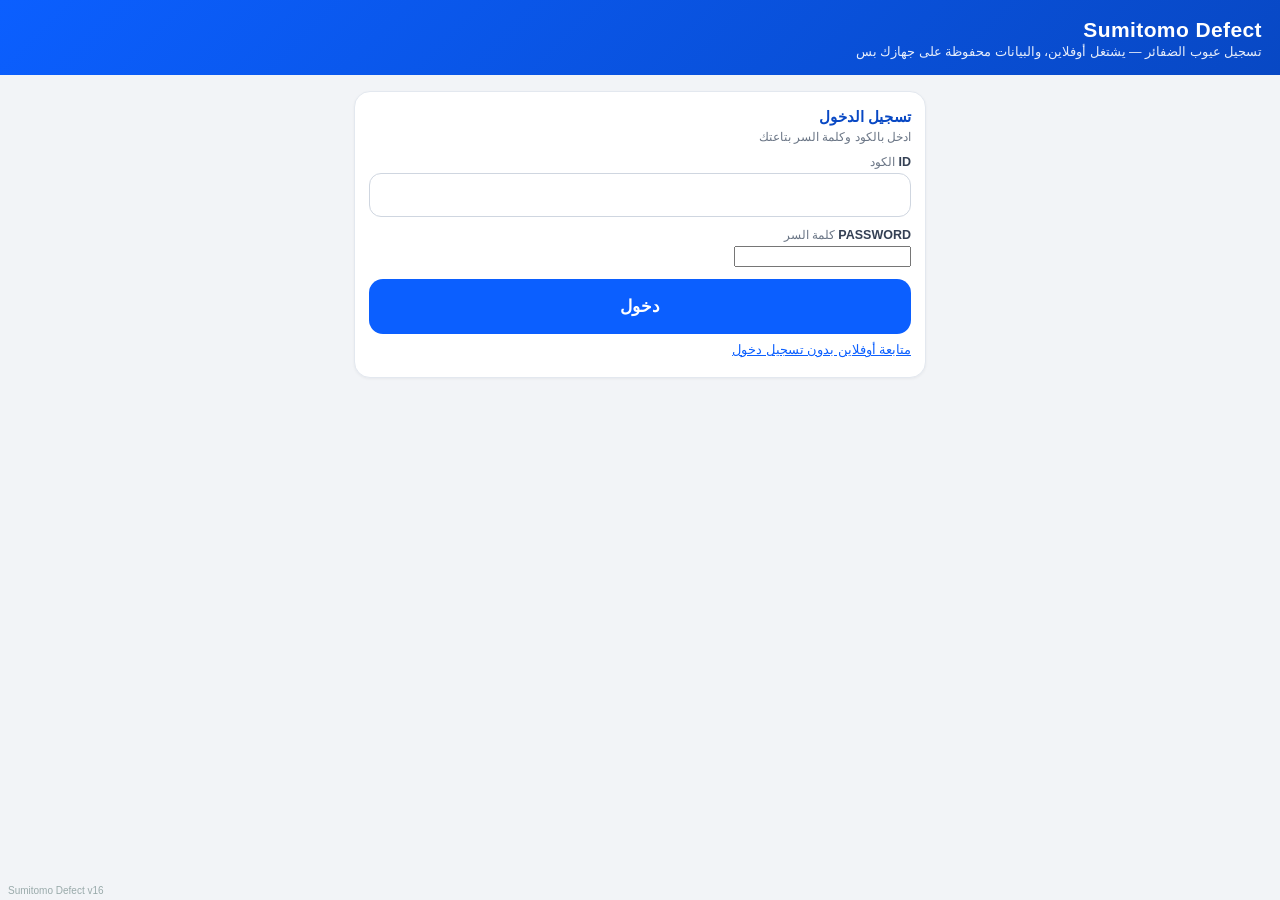
<file: audit-x7k2p9/11-index.html>
<!DOCTYPE html>
<html lang="ar" dir="rtl">
<head>
<meta charset="UTF-8">
<meta name="viewport" content="width=device-width, initial-scale=1, maximum-scale=1, user-scalable=no">
<meta name="robots" content="noindex,nofollow">
<meta name="theme-color" content="#0b5fff">
<link rel="manifest" href="manifest.webmanifest">
<link rel="apple-touch-icon" href="icon-512.png">
<meta name="apple-mobile-web-app-capable" content="yes">
<meta name="mobile-web-app-capable" content="yes">
<title>Sumitomo Defect</title>
<style>
  :root{
    --bg:#f2f4f7; --card:#fff; --ink:#1a2332; --muted:#6b7686;
    --blue:#0b5fff; --blue-d:#0848c4; --red:#d92d20; --green:#12805c; --line:#e3e8ef;
  }
  *{box-sizing:border-box; -webkit-tap-highlight-color:transparent;}
  html,body{margin:0;padding:0;background:var(--bg);color:var(--ink);
    font-family:-apple-system,"Segoe UI",Tahoma,Arial,sans-serif;font-size:16px;}
  header{background:linear-gradient(135deg,#0b5fff,#0848c4);color:#fff;padding:18px 18px 16px;}
  header h1{margin:0;font-size:21px;font-weight:800;letter-spacing:.4px;}
  header .sub{margin-top:2px;font-size:12.5px;opacity:.9;}
  header .back{background:rgba(255,255,255,.18);border:none;color:#fff;font-size:13px;font-weight:700;
    padding:6px 12px;border-radius:8px;cursor:pointer;margin-bottom:8px;font-family:inherit;}
  main{padding:16px 14px;max-width:600px;margin:0 auto 90px;}
  .card{background:var(--card);border:1px solid var(--line);border-radius:16px;padding:16px 14px;margin-bottom:14px;
    box-shadow:0 1px 3px rgba(16,24,40,.05);}
  .card h2{margin:0 0 4px;font-size:15px;color:var(--blue-d);}
  .card .hsub{font-size:12px;color:var(--muted);margin-bottom:8px;}
  label{display:block;font-size:12.5px;font-weight:800;color:#344054;margin:11px 0 4px;}
  label .ar{font-weight:400;color:var(--muted);font-size:11.5px;}
  input[type=text],input[type=date],input[type=time],input[type=number],input[type=search],select,textarea{
    width:100%;padding:12px;font-size:16px;border:1.5px solid #cfd6e0;border-radius:12px;
    background:#fff;color:var(--ink);font-family:inherit;}
  input:focus,select:focus,textarea:focus{outline:none;border-color:var(--blue);box-shadow:0 0 0 3px rgba(11,95,255,.12);}
  textarea{min-height:64px;resize:vertical;}
  input[data-f=ident],input[data-f=harness],input[data-f=code],input[data-f=firstOff],input[data-f=lastOff],input[data-f=yc],input[data-f=qty],input[data-f=total]{direction:ltr;text-align:right;}
  .g2{display:grid;grid-template-columns:1fr 1fr;gap:0 10px;}
  .g3{display:grid;grid-template-columns:1fr 1fr 1fr;gap:0 10px;}
  .seg{display:flex;gap:8px;}
  .seg button{flex:1;padding:12px 0;font-size:15px;font-weight:800;border-radius:12px;cursor:pointer;
    border:1.5px solid #cfd6e0;background:#fff;color:var(--muted);font-family:inherit;}
  .seg button.on-yes{background:#fef3f2;border-color:var(--red);color:var(--red);}
  .seg button.on-no{background:#ecfdf3;border-color:var(--green);color:var(--green);}
  .btn{display:block;width:100%;padding:17px;font-size:17px;font-weight:800;border:none;border-radius:14px;
    cursor:pointer;font-family:inherit;margin-top:12px;}
  .btn-blue{background:var(--blue);color:#fff;}
  .btn-blue:active{background:var(--blue-d);}
  .btn-ghost{background:#fff;color:var(--blue);border:1.5px solid var(--blue);}
  .btn-add{background:#eff4ff;color:var(--blue);border:1.5px dashed var(--blue);padding:11px;font-size:14.5px;}
  .mini{font-size:12.5px;color:var(--muted);margin-top:6px;line-height:1.7;}
  /* defect card */
  .def{border:1.5px solid #dbe2ec;border-radius:12px;padding:10px;margin-top:12px;background:#fbfcfe;}
  .def .dhead{display:flex;justify-content:space-between;align-items:center;margin-bottom:2px;}
  .def .dhead b{font-size:14px;color:var(--blue-d);}
  .def .rm{border:none;background:none;color:var(--red);font-size:12.5px;font-weight:800;cursor:pointer;font-family:inherit;}
  /* signature */
  #sigWrap{border:1.5px dashed #aab4c3;border-radius:10px;background:#fbfcfe;position:relative;}
  #sigCanvas{display:block;width:100%;height:150px;touch-action:none;border-radius:10px;}
  #sigClear{position:absolute;top:6px;left:6px;font-size:12px;padding:5px 10px;border-radius:8px;
    border:1px solid #cfd6e0;background:#fff;color:var(--muted);cursor:pointer;font-family:inherit;}
  /* sheets list */
  .rec{background:#fff;border:1px solid var(--line);border-radius:12px;padding:12px;margin-bottom:10px;}
  .rec .top{display:flex;justify-content:space-between;align-items:center;gap:8px;}
  .rec .name{font-weight:800;font-size:15px;}
  .rec .meta{font-size:12.5px;color:var(--muted);margin-top:3px;line-height:1.7;}
  .badge{font-size:11.5px;font-weight:800;padding:3px 10px;border-radius:20px;white-space:nowrap;
    background:#eff4ff;color:var(--blue);border:1px solid #b9ccff;}
  .rec .acts{display:flex;gap:8px;margin-top:10px;}
  .rec .acts button{flex:1;padding:11px 0;font-size:14px;font-weight:700;border-radius:11px;cursor:pointer;
    border:1.5px solid #cfd6e0;background:#fff;color:#344054;font-family:inherit;}
  .rec .acts button.pr{color:var(--blue);border-color:var(--blue);}
  .rec .acts button.del{color:var(--red);border-color:#f4b6ae;flex:.6;}
  .empty{text-align:center;color:var(--muted);padding:36px 20px;font-size:14.5px;line-height:2;}
  .empty .big{font-size:42px;}
  /* photo buttons + previews */
  .phBtns{display:flex;gap:8px;margin-top:6px;}
  .phBtns{display:flex;gap:8px;}
  .phBtns button{flex:1;padding:11px 0;font-size:13.5px;font-weight:800;border-radius:11px;cursor:pointer;
    border:1.5px dashed var(--blue);background:#fbfcfe;color:var(--blue);font-family:inherit;}
  .phPrev{display:none;margin-top:8px;max-width:100%;max-height:160px;border-radius:10px;border:1px solid var(--line);}
  /* QR modal */
  #qrModal{display:none;position:fixed;inset:0;background:rgba(0,0,0,.92);z-index:100;
    flex-direction:column;align-items:center;justify-content:center;padding:16px;}
  #qrModal video{width:100%;max-width:420px;border-radius:12px;background:#000;}
  #qrModal .qmTxt{color:#fff;font-size:14px;margin:12px 0;text-align:center;line-height:1.7;}
  #qrModal button{padding:12px 30px;font-size:15px;font-weight:800;border:none;border-radius:10px;
    background:#fff;color:#101828;cursor:pointer;font-family:inherit;}
  #toast{position:fixed;bottom:24px;right:50%;transform:translateX(50%);background:#101828;color:#fff;
    padding:12px 22px;border-radius:30px;font-size:14.5px;font-weight:700;opacity:0;pointer-events:none;
    transition:opacity .25s;z-index:99;white-space:nowrap;}
  .hidden{display:none !important;}
</style>
</head>
<body>

<header>
  <div id="vtag" style="position:fixed;bottom:4px;left:8px;font-size:10px;color:#9aa;z-index:50;direction:ltr">Sumitomo Defect v16</div>
  <div id="hdrBack" class="hidden"><button class="back" onclick="goHome()">→ رجوع</button></div>
  <h1>Sumitomo Defect</h1>
  <div class="sub">تسجيل عيوب الضفائر — يشتغل أوفلاين، والبيانات محفوظة على جهازك بس</div>
</header>

<main>
<!-- ================= HOME ================= -->
<section id="secHome">
  <button class="btn btn-blue" onclick="newSheet()">➕ تسجيل ديفيكت</button>
  <button class="btn btn-blue" style="background:#fff;color:var(--blue-d);border:2px solid var(--blue)" onclick="goView()">📋 عرض الديفيكتات</button>
  <div class="mini" style="margin:10px 2px">سجّل الديفيكت وهيتحفظ على جهازك، وتقدر ترجعله في أي وقت.</div>
  <div class="mini" id="homeInfo" style="margin-top:14px"></div>
  <button class="btn btn-ghost" style="margin-top:8px;padding:10px;font-size:13.5px" onclick="goSet()">⚙️ إعدادات السيستم</button>
  <button class="btn btn-ghost" id="btnInstall" style="margin-top:6px;padding:10px;font-size:13.5px;display:none" onclick="doInstall()">⬇️ تثبيت التطبيق على الموبايل</button>
</section>

<!-- ================= LIST ================= -->
<section id="secView" class="hidden">
  <input type="search" id="qSearch" placeholder="🔍 بحث بالتاريخ أو خط الإنتاج أو كود الضفيرة" oninput="renderList(this.value)">
  <div id="sheetList"></div>
</section>

<!-- ================= LOGIN ================= -->
<section id="secLogin" class="hidden">
  <div class="card">
    <h2>تسجيل الدخول</h2>
    <div class="hsub">ادخل بالكود وكلمة السر بتاعتك</div>
    <label>ID <span class="ar">الكود</span></label><input type="text" id="lgId" autocomplete="username" style="direction:ltr">
    <label>PASSWORD <span class="ar">كلمة السر</span></label><input type="password" id="lgPw" autocomplete="current-password" style="direction:ltr">
    <button class="btn btn-blue" onclick="doLogin()">دخول</button>
    <div class="mini" id="lgErr" style="color:var(--red)"></div>
    <div class="mini"><a href="#" onclick="goHome();return false;" style="color:var(--blue)">متابعة أوفلاين بدون تسجيل دخول</a></div>
  </div>
</section>

<!-- ================= SETTINGS ================= -->
<section id="secSet" class="hidden">
  <div class="card">
    <h2>إعدادات السيستم</h2>
    <div class="hsub">رابط السيرفر والمفتاح — بتتسجل مرة واحدة بس على كل جهاز</div>
    <label>SUPABASE URL</label><input type="text" id="cfgUrl" style="direction:ltr" placeholder="https://xxxx.supabase.co">
    <label>ANON KEY</label><textarea id="cfgKey" style="direction:ltr" rows="4"></textarea>
    <button class="btn btn-blue" onclick="saveCfg()">حفظ</button>
    <button class="btn btn-ghost" onclick="goHome()">رجوع</button>
    <div class="mini" id="cfgMsg"></div>
  </div>
</section>

<!-- ================= EDITOR ================= -->
<section id="secEdit" class="hidden">

  <div class="card">
    <h2>بيانات رأس الورقة</h2>
    <div class="hsub">نفس الخانات اللي فوق في الورقة الورقية</div>
    <div class="g3">
      <div><label>DATE <span class="ar">تاريخ النهاردة — تلقائي</span></label><input type="date" id="hDate" readonly style="background:#f4f6f9;color:#6b7686"></div>
      <div><label>SHIFT <span class="ar">الوردية</span></label>
        <select id="hShift"><option>First</option><option>Second</option><option>Third</option></select></div>
      <div><label>TEAM <span class="ar">الفريق</span></label>
        <select id="hTeam"><option>A</option><option>B</option><option>C</option></select></div>
    </div>
    <div class="g3">
      <div><label>WEEK <span class="ar">الأسبوع (بيتسجل لوحده)</span></label><input type="number" id="hWeek" min="1" max="53"></div>
      <div><label>STATION <span class="ar">المحطة</span></label><select id="hStation"><option>1st</option><option>2nd</option><option>3rd</option><option>Fire wall</option></select></div>
    </div>
    <div class="g2">
      <div><label>FACTORY <span class="ar">المصنع — ثابت</span></label><input type="text" id="hFactory" value="SWS" readonly style="background:#f4f6f9;color:#6b7686"></div>
      <div><label>AUDIT LEVEL % <span class="ar">ثابتة</span></label><input type="number" id="hLevel" value="100" readonly style="background:#f4f6f9;color:#6b7686"></div>
    </div>
    <datalist id="dlLine"></datalist>
    <div class="g2">
      <div><label>PRODUCT NUMBER <span class="ar">رقم المنتج</span></label><input type="text" id="hProduct"></div>
      <div><label>PRODUCTION LINE <span class="ar">خط الإنتاج</span></label><input type="text" id="hLine" list="dlLine" autocomplete="off"></div>
    </div>
  </div>

  <div class="card">
    <h2>العيوب</h2>
    <div class="phBtns">
      <button type="button" id="btnScanTop">▣ مسح QR من الليبل</button>
      <button type="button" id="btnLabelTop">📷 تصوير الليبل</button>
      <button type="button" id="btnGalleryTop">🖼️ ليبل من المعرض</button>
    </div>
    <div id="defRows"></div>
  </div>

  <div class="card">
    <h2>الختامية</h2>
    <label>توقيع الإنتاج <span class="ar">إجباري — اختار واحد</span></label>
    <div class="seg" id="signSeg">
      <button type="button" data-v="agree" onclick="setSignMode('agree')">موافق</button>
      <button type="button" data-v="refused" onclick="setSignMode('refused')">ممتنع</button>
    </div>
    <div id="sigArea" style="display:none">
      <label>AUDITOR SIGNATURE <span class="ar">امضِ بصباعك هنا</span></label>
      <div id="sigWrap">
        <canvas id="sigCanvas"></canvas>
        <button type="button" id="sigClear" onclick="clearSig()">مسح</button>
      </div>
    </div>

    <button class="btn btn-blue" onclick="saveSheet()">💾 حفظ الديفيكت</button>
    <button class="btn btn-ghost" onclick="goHome()">إلغاء ورجوع</button>
  </div>
</section>
</main>

<div id="qrModal"><video id="qrVideo" playsinline muted></video>
  <div class="qmTxt">وجّه الكاميرا على ليبل الضفيرة...<br>لو الكاميرا مش راضية، هنفتح تصوير الليبل العادي</div>
  <button type="button" onclick="closeQR()">إلغاء</button></div>
<div id="toast"></div>

<script>
/**
 * Skipped minification because the original files appears to be already minified.
 * Original file: /npm/@supabase/supabase-js@2.119.2/dist/umd/supabase.js
 *
 * Do NOT use SRI with dynamically generated files! More information: https://www.jsdelivr.com/using-sri-with-dynamic-files
 */
var supabase=(function(e){function t(e,t){var n={};for(var r in e)Object.prototype.hasOwnProperty.call(e,r)&&t.indexOf(r)<0&&(n[r]=e[r]);if(e!=null&&typeof Object.getOwnPropertySymbols==`function`)for(var i=0,r=Object.getOwnPropertySymbols(e);i<r.length;i++)t.indexOf(r[i])<0&&Object.prototype.propertyIsEnumerable.call(e,r[i])&&(n[r[i]]=e[r[i]]);return n}function n(e,t,n,r){function i(e){return e instanceof n?e:new n(function(t){t(e)})}return new(n||=Promise)(function(n,a){function o(e){try{c(r.next(e))}catch(e){a(e)}}function s(e){try{c(r.throw(e))}catch(e){a(e)}}function c(e){e.done?n(e.value):i(e.value).then(o,s)}c((r=r.apply(e,t||[])).next())})}let r=e=>e?(...t)=>e(...t):(...e)=>fetch(...e);var i=class extends Error{constructor(e,t=`FunctionsError`,n){super(e),this.name=t,this.context=n}toJSON(){return{name:this.name,message:this.message,context:this.context}}},a=class extends i{constructor(e){super(`Failed to send a request to the Edge Function`,`FunctionsFetchError`,e)}},o=class extends i{constructor(e){super(`Relay Error invoking the Edge Function`,`FunctionsRelayError`,e)}},s=class extends i{constructor(e){super(`Edge Function returned a non-2xx status code`,`FunctionsHttpError`,e)}},c;(function(e){e.Any=`any`,e.ApNortheast1=`ap-northeast-1`,e.ApNortheast2=`ap-northeast-2`,e.ApSouth1=`ap-south-1`,e.ApSoutheast1=`ap-southeast-1`,e.ApSoutheast2=`ap-southeast-2`,e.CaCentral1=`ca-central-1`,e.EuCentral1=`eu-central-1`,e.EuWest1=`eu-west-1`,e.EuWest2=`eu-west-2`,e.EuWest3=`eu-west-3`,e.SaEast1=`sa-east-1`,e.UsEast1=`us-east-1`,e.UsWest1=`us-west-1`,e.UsWest2=`us-west-2`})(c||={});var l=class{constructor(e,{headers:t={},customFetch:n,region:i=c.Any}={}){this.url=e,this.headers=t,this.region=i,this.fetch=r(n)}setAuth(e){this.headers.Authorization=`Bearer ${e}`}invoke(e){return n(this,arguments,void 0,function*(e,t={}){var n;let r,i,c;try{let{headers:n,method:l,body:u,signal:d,timeout:f}=t,p={},{region:m}=t;m||=this.region;let h=new URL(`${this.url}/${e}`);m&&m!==`any`&&(p[`x-region`]=m,h.searchParams.set(`forceFunctionRegion`,m));let g,ee=!!n&&Object.keys(n).some(e=>e.toLowerCase()===`content-type`);u&&!ee?typeof Blob<`u`&&u instanceof Blob||u instanceof ArrayBuffer?(p[`Content-Type`]=u.type||`application/octet-stream`,g=u):typeof u==`string`?(p[`Content-Type`]=`text/plain`,g=u):typeof FormData<`u`&&u instanceof FormData?g=u:(p[`Content-Type`]=`application/json`,g=JSON.stringify(u)):g=u&&typeof u!=`string`&&!(typeof Blob<`u`&&u instanceof Blob)&&!(u instanceof ArrayBuffer)&&!(typeof FormData<`u`&&u instanceof FormData)?JSON.stringify(u):u;let te=d;f&&(i=new AbortController,r=setTimeout(()=>i.abort(),f),d?(te=i.signal,c=()=>i.abort(),d.addEventListener(`abort`,c)):te=i.signal);let _=yield this.fetch(h.toString(),{method:l||`POST`,headers:Object.assign(Object.assign(Object.assign({},p),this.headers),n),body:g,signal:te}).catch(e=>{throw new a(e)}),ne=_.headers.get(`x-relay-error`);if(ne&&ne===`true`)throw new o(_);if(!_.ok)throw new s(_);let re=(_.headers.get(`Content-Type`)??`text/plain`).split(`;`)[0].trim().toLowerCase(),ie;return ie=re===`application/json`?yield _.json():re===`application/octet-stream`||re===`application/pdf`?yield _.blob():re===`text/event-stream`?_:re===`multipart/form-data`?yield _.formData():yield _.text(),{data:ie,error:null,response:_}}catch(e){return{data:null,error:e,response:e instanceof s||e instanceof o?e.context:void 0}}finally{r&&clearTimeout(r),c&&((n=t.signal)==null||n.removeEventListener(`abort`,c))}})}},u=class extends Error{constructor(e){super(e.message),this.name=`PostgrestError`,this.details=e.details,this.hint=e.hint,this.code=e.code}toJSON(){return{name:this.name,message:this.message,details:this.details,hint:this.hint,code:this.code}}};let d=e=>Math.min(1e3*2**e,3e4),f=[520,503],p=[`GET`,`HEAD`,`OPTIONS`];function m(e){"@babel/helpers - typeof";return m=typeof Symbol==`function`&&typeof Symbol.iterator==`symbol`?function(e){return typeof e}:function(e){return e&&typeof Symbol==`function`&&e.constructor===Symbol&&e!==Symbol.prototype?`symbol`:typeof e},m(e)}function h(e,t){if(m(e)!=`object`||!e)return e;var n=e[Symbol.toPrimitive];if(n!==void 0){var r=n.call(e,t||`default`);if(m(r)!=`object`)return r;throw TypeError(`@@toPrimitive must return a primitive value.`)}return(t===`string`?String:Number)(e)}function g(e){var t=h(e,`string`);return m(t)==`symbol`?t:t+``}function ee(e,t,n){return(t=g(t))in e?Object.defineProperty(e,t,{value:n,enumerable:!0,configurable:!0,writable:!0}):e[t]=n,e}function te(e,t){var n=Object.keys(e);if(Object.getOwnPropertySymbols){var r=Object.getOwnPropertySymbols(e);t&&(r=r.filter(function(t){return Object.getOwnPropertyDescriptor(e,t).enumerable})),n.push.apply(n,r)}return n}function _(e){for(var t=1;t<arguments.length;t++){var n=arguments[t]==null?{}:arguments[t];t%2?te(Object(n),!0).forEach(function(t){ee(e,t,n[t])}):Object.getOwnPropertyDescriptors?Object.defineProperties(e,Object.getOwnPropertyDescriptors(n)):te(Object(n)).forEach(function(t){Object.defineProperty(e,t,Object.getOwnPropertyDescriptor(n,t))})}return e}function ne(e,t){return new Promise(n=>{if(t?.aborted){n();return}let r=setTimeout(()=>{t?.removeEventListener(`abort`,i),n()},e);function i(){clearTimeout(r),n()}t?.addEventListener(`abort`,i)})}function re(e,t,n,r){return!(!r||n>=3||!p.includes(e)||!f.includes(t))}async function ie(e,t,n,r){let i=0;for(;;){let a=_({},n.headers);i>0&&(a[`X-Retry-Count`]=String(i));let o;try{o=await e(t,{method:n.method,headers:a,body:n.body,signal:n.signal})}catch(e){if(e?.name===`AbortError`||e?.code===`ABORT_ERR`||e?.name===`TimeoutError`&&n.signal?.aborted||!p.includes(n.method))throw e;if(r&&i<3){let e=d(i);i++,await ne(e,n.signal);continue}throw e}if(re(n.method,o.status,i,r)){let e=o.headers?.get(`Retry-After`)??null,t=e===null?d(i):Math.max(0,parseInt(e,10)||0)*1e3;await o.text(),i++,await ne(t,n.signal);continue}return o}}var ae=class{constructor(e){this.shouldThrowOnError=!1,this.retryEnabled=!0,this.method=e.method,this.url=e.url,this.headers=new Headers(e.headers),this.schema=e.schema,this.body=e.body,this.shouldThrowOnError=e.shouldThrowOnError??!1,this.signal=e.signal,this.isMaybeSingle=e.isMaybeSingle??!1,this.shouldStripNulls=e.shouldStripNulls??!1,this.urlLengthLimit=e.urlLengthLimit??8e3,this.retryEnabled=e.retry??!0,e.fetch?this.fetch=e.fetch:this.fetch=fetch}throwOnError(){return this.shouldThrowOnError=!0,this}stripNulls(){if(this.headers.get(`Accept`)===`text/csv`)throw Error(`stripNulls() cannot be used with csv()`);return this.shouldStripNulls=!0,this}setHeader(e,t){return this.headers=new Headers(this.headers),this.headers.set(e,t),this}retry(e){return this.retryEnabled=e,this}then(e,t){var n=this;if(this.schema===void 0||([`GET`,`HEAD`].includes(this.method)?this.headers.set(`Accept-Profile`,this.schema):this.headers.set(`Content-Profile`,this.schema)),this.method!==`GET`&&this.method!==`HEAD`&&this.headers.set(`Content-Type`,`application/json`),this.shouldStripNulls){let e=this.headers.get(`Accept`);e===`application/vnd.pgrst.object+json`?this.headers.set(`Accept`,`application/vnd.pgrst.object+json;nulls=stripped`):(!e||e===`application/json`)&&this.headers.set(`Accept`,`application/vnd.pgrst.array+json;nulls=stripped`)}let r=this.fetch,i=(async()=>{let e={};n.headers.forEach((t,n)=>{e[n]=t});let t=await ie(r,n.url.toString(),{method:n.method,headers:e,body:JSON.stringify(n.body,(e,t)=>typeof t==`bigint`?t.toString():t),signal:n.signal},n.retryEnabled);return await n.processResponse(t)})();return this.shouldThrowOnError||(i=i.catch(e=>{let t=``,n=``,r=``,i=e?.cause;if(i){let n=i?.message??``,r=i?.code??``;t=`${e?.name??`FetchError`}: ${e?.message}`,t+=`\n\nCaused by: ${i?.name??`Error`}: ${n}`,r&&(t+=` (${r})`),i?.stack&&(t+=`\n${i.stack}`)}else t=e?.stack??``;let a=this.url.toString().length;return e?.name===`AbortError`||e?.code===`ABORT_ERR`?(r=``,n=`Request was aborted (timeout or manual cancellation)`,a>this.urlLengthLimit&&(n+=`. Note: Your request URL is ${a} characters, which may exceed server limits. If selecting many fields, consider using views. If filtering with large arrays (e.g., .in('id', [many IDs])), consider using an RPC function to pass values server-side.`)):(i?.name===`HeadersOverflowError`||i?.code===`UND_ERR_HEADERS_OVERFLOW`)&&(r=``,n=`HTTP headers exceeded server limits (typically 16KB)`,a>this.urlLengthLimit&&(n+=`. Your request URL is ${a} characters. If selecting many fields, consider using views. If filtering with large arrays (e.g., .in('id', [200+ IDs])), consider using an RPC function instead.`)),{success:!1,error:{message:`${e?.name??`FetchError`}: ${e?.message}`,details:t,hint:n,code:r},data:null,count:null,status:0,statusText:``}})),i.then(e,t)}async processResponse(e){var t=this;let n=null,r=null,i=null,a=e.status,o=e.statusText;if(e.ok){if(t.method!==`HEAD`){let i=await e.text();if(i!==``)if(t.headers.get(`Accept`)===`text/csv`)r=i;else if(t.headers.get(`Accept`)&&t.headers.get(`Accept`)?.includes(`application/vnd.pgrst.plan+text`))r=i;else try{r=JSON.parse(i)}catch{if(n={message:i},r=null,t.shouldThrowOnError)throw new u({message:i,details:``,hint:``,code:``})}}let s=t.headers.get(`Prefer`)?.match(/count=(exact|planned|estimated)/),c=e.headers.get(`content-range`)?.split(`/`);if(s&&c&&c.length>1&&(i=parseInt(c[1])),t.isMaybeSingle&&Array.isArray(r))if(r.length>1){if(n={code:`PGRST116`,details:`Results contain ${r.length} rows, application/vnd.pgrst.object+json requires 1 row`,hint:null,message:`JSON object requested, multiple (or no) rows returned`},r=null,i=null,a=406,o=`Not Acceptable`,t.shouldThrowOnError)throw new u(_(_({},n),{},{hint:n.hint??``}))}else r=r.length===1?r[0]:null}else{let i=await e.text();try{n=JSON.parse(i),Array.isArray(n)&&e.status===404&&(r=[],n=null,a=200,o=`OK`)}catch{e.status===404&&i===``?(a=204,o=`No Content`):n={message:i}}if(n&&t.shouldThrowOnError)throw new u(n)}return{success:n===null,error:n,data:r,count:i,status:a,statusText:o}}returns(){return this}overrideTypes(){return this}},oe=class extends ae{throwOnError(){return super.throwOnError()}select(e){let t=!1,n=(e??`*`).split(``).map(e=>/\s/.test(e)&&!t?``:(e===`"`&&(t=!t),e)).join(``);return this.url.searchParams.set(`select`,n),this.headers.append(`Prefer`,`return=representation`),this}order(e,{ascending:t=!0,nullsFirst:n,foreignTable:r,referencedTable:i=r}={}){let a=i?`${i}.order`:`order`,o=this.url.searchParams.get(a);return this.url.searchParams.set(a,`${o?`${o},`:``}${e}.${t?`asc`:`desc`}${n===void 0?``:n?`.nullsfirst`:`.nullslast`}`),this}limit(e,{foreignTable:t,referencedTable:n=t}={}){let r=n===void 0?`limit`:`${n}.limit`;return this.url.searchParams.set(r,`${e}`),this}range(e,t,{foreignTable:n,referencedTable:r=n}={}){let i=r===void 0?`offset`:`${r}.offset`,a=r===void 0?`limit`:`${r}.limit`;return this.url.searchParams.set(i,`${e}`),this.url.searchParams.set(a,`${t-e+1}`),this}abortSignal(e){return this.signal=e,this}single(){return this.headers.set(`Accept`,`application/vnd.pgrst.object+json`),this}maybeSingle(){return this.isMaybeSingle=!0,this}csv(){return this.headers.set(`Accept`,`text/csv`),this}geojson(){return this.headers.set(`Accept`,`application/geo+json`),this}explain({analyze:e=!1,verbose:t=!1,settings:n=!1,buffers:r=!1,wal:i=!1,format:a=`text`}={}){let o=[e?`analyze`:null,t?`verbose`:null,n?`settings`:null,r?`buffers`:null,i?`wal`:null].filter(Boolean).join(`|`),s=this.headers.get(`Accept`)??`application/json`;return this.headers.set(`Accept`,`application/vnd.pgrst.plan+${a}; for="${s}"; options=${o};`),this}rollback(){return this.headers.append(`Prefer`,`tx=rollback`),this}returns(){return this}maxAffected(e){return this.headers.append(`Prefer`,`handling=strict`),this.headers.append(`Prefer`,`max-affected=${e}`),this}};let se=RegExp(`[,()]`);var ce=class extends oe{throwOnError(){return super.throwOnError()}eq(e,t){return this.url.searchParams.append(e,`eq.${t}`),this}neq(e,t){return this.url.searchParams.append(e,`neq.${t}`),this}gt(e,t){return this.url.searchParams.append(e,`gt.${t}`),this}gte(e,t){return this.url.searchParams.append(e,`gte.${t}`),this}lt(e,t){return this.url.searchParams.append(e,`lt.${t}`),this}lte(e,t){return this.url.searchParams.append(e,`lte.${t}`),this}like(e,t){return this.url.searchParams.append(e,`like.${t}`),this}likeAllOf(e,t){return this.url.searchParams.append(e,`like(all).{${t.join(`,`)}}`),this}likeAnyOf(e,t){return this.url.searchParams.append(e,`like(any).{${t.join(`,`)}}`),this}ilike(e,t){return this.url.searchParams.append(e,`ilike.${t}`),this}ilikeAllOf(e,t){return this.url.searchParams.append(e,`ilike(all).{${t.join(`,`)}}`),this}ilikeAnyOf(e,t){return this.url.searchParams.append(e,`ilike(any).{${t.join(`,`)}}`),this}regexMatch(e,t){return this.url.searchParams.append(e,`match.${t}`),this}regexIMatch(e,t){return this.url.searchParams.append(e,`imatch.${t}`),this}is(e,t){return this.url.searchParams.append(e,`is.${t}`),this}isDistinct(e,t){return this.url.searchParams.append(e,`isdistinct.${t}`),this}in(e,t){let n=Array.from(new Set(t)).map(e=>typeof e==`string`&&se.test(e)?`"${e}"`:`${e}`).join(`,`);return this.url.searchParams.append(e,`in.(${n})`),this}notIn(e,t){let n=Array.from(new Set(t)).map(e=>typeof e==`string`&&se.test(e)?`"${e}"`:`${e}`).join(`,`);return this.url.searchParams.append(e,`not.in.(${n})`),this}contains(e,t){return typeof t==`string`?this.url.searchParams.append(e,`cs.${t}`):Array.isArray(t)?this.url.searchParams.append(e,`cs.{${t.join(`,`)}}`):this.url.searchParams.append(e,`cs.${JSON.stringify(t)}`),this}containedBy(e,t){return typeof t==`string`?this.url.searchParams.append(e,`cd.${t}`):Array.isArray(t)?this.url.searchParams.append(e,`cd.{${t.join(`,`)}}`):this.url.searchParams.append(e,`cd.${JSON.stringify(t)}`),this}rangeGt(e,t){return this.url.searchParams.append(e,`sr.${t}`),this}rangeGte(e,t){return this.url.searchParams.append(e,`nxl.${t}`),this}rangeLt(e,t){return this.url.searchParams.append(e,`sl.${t}`),this}rangeLte(e,t){return this.url.searchParams.append(e,`nxr.${t}`),this}rangeAdjacent(e,t){return this.url.searchParams.append(e,`adj.${t}`),this}overlaps(e,t){return typeof t==`string`?this.url.searchParams.append(e,`ov.${t}`):this.url.searchParams.append(e,`ov.{${t.join(`,`)}}`),this}textSearch(e,t,{config:n,type:r}={}){let i=``;r===`plain`?i=`pl`:r===`phrase`?i=`ph`:r===`websearch`&&(i=`w`);let a=n===void 0?``:`(${n})`;return this.url.searchParams.append(e,`${i}fts${a}.${t}`),this}match(e){return Object.entries(e).filter(([e,t])=>t!==void 0).forEach(([e,t])=>{this.url.searchParams.append(e,`eq.${t}`)}),this}not(e,t,n){return this.url.searchParams.append(e,`not.${t}.${n}`),this}or(e,{foreignTable:t,referencedTable:n=t}={}){let r=n?`${n}.or`:`or`;return this.url.searchParams.append(r,`(${e})`),this}filter(e,t,n){return this.url.searchParams.append(e,`${t}.${n}`),this}},le=class{constructor(e,{headers:t={},schema:n,fetch:r,urlLengthLimit:i=8e3,retry:a}){this.url=e,this.headers=new Headers(t),this.schema=n,this.fetch=r,this.urlLengthLimit=i,this.retry=a}cloneRequestState(){return{url:new URL(this.url.toString()),headers:new Headers(this.headers)}}select(e,t){let{head:n=!1,count:r}=t??{},i=n?`HEAD`:`GET`,a=!1,o=(e??`*`).split(``).map(e=>/\s/.test(e)&&!a?``:(e===`"`&&(a=!a),e)).join(``),{url:s,headers:c}=this.cloneRequestState();return s.searchParams.set(`select`,o),r&&c.append(`Prefer`,`count=${r}`),new ce({method:i,url:s,headers:c,schema:this.schema,fetch:this.fetch,urlLengthLimit:this.urlLengthLimit,retry:this.retry})}insert(e,{count:t,defaultToNull:n=!0}={}){let{url:r,headers:i}=this.cloneRequestState();if(t&&i.append(`Prefer`,`count=${t}`),n||i.append(`Prefer`,`missing=default`),Array.isArray(e)){let t=e.reduce((e,t)=>e.concat(Object.keys(t)),[]);if(t.length>0){let e=[...new Set(t)].map(e=>`"${e}"`);r.searchParams.set(`columns`,e.join(`,`))}}return new ce({method:`POST`,url:r,headers:i,schema:this.schema,body:e,fetch:this.fetch??fetch,urlLengthLimit:this.urlLengthLimit,retry:this.retry})}upsert(e,{onConflict:t,ignoreDuplicates:n=!1,count:r,defaultToNull:i=!0}={}){let{url:a,headers:o}=this.cloneRequestState();if(o.append(`Prefer`,`resolution=${n?`ignore`:`merge`}-duplicates`),t!==void 0&&a.searchParams.set(`on_conflict`,t),r&&o.append(`Prefer`,`count=${r}`),i||o.append(`Prefer`,`missing=default`),Array.isArray(e)){let t=e.reduce((e,t)=>e.concat(Object.keys(t)),[]);if(t.length>0){let e=[...new Set(t)].map(e=>`"${e}"`);a.searchParams.set(`columns`,e.join(`,`))}}return new ce({method:`POST`,url:a,headers:o,schema:this.schema,body:e,fetch:this.fetch??fetch,urlLengthLimit:this.urlLengthLimit,retry:this.retry})}update(e,{count:t}={}){let{url:n,headers:r}=this.cloneRequestState();return t&&r.append(`Prefer`,`count=${t}`),new ce({method:`PATCH`,url:n,headers:r,schema:this.schema,body:e,fetch:this.fetch??fetch,urlLengthLimit:this.urlLengthLimit,retry:this.retry})}delete({count:e}={}){let{url:t,headers:n}=this.cloneRequestState();return e&&n.append(`Prefer`,`count=${e}`),new ce({method:`DELETE`,url:t,headers:n,schema:this.schema,fetch:this.fetch??fetch,urlLengthLimit:this.urlLengthLimit,retry:this.retry})}};function ue(e,t){try{let t=JSON.parse(e);if(t&&typeof t==`object`&&!Array.isArray(t))return new u({message:String(t.message??e),details:t.details??``,hint:t.hint??``,code:t.code??``})}catch{}return new u({message:e||t,details:``,hint:``,code:``})}function de(e,t,n){let r=e;return{success:!1,error:new u({message:`${r?.name??`FetchError`}: ${r?.message}`,details:``,hint:``,code:``}),data:null,count:null,status:t,statusText:n}}function fe(e,t){return t===void 0||t<=0?e:(n,r)=>{let i=new AbortController,a=setTimeout(()=>i.abort(),t),o=r?.signal;if(o){if(o.aborted)return clearTimeout(a),e(n,r);let t=()=>{clearTimeout(a),i.abort()};return o.addEventListener(`abort`,t,{once:!0}),e(n,_(_({},r),{},{signal:i.signal})).finally(()=>{clearTimeout(a),o.removeEventListener(`abort`,t)})}return e(n,_(_({},r),{},{signal:i.signal})).finally(()=>clearTimeout(a))}}var pe=class e{constructor(e,{headers:t={},schema:n,fetch:r,timeout:i,urlLengthLimit:a=8e3,retry:o,wrapFetch:s}={}){this.url=e,this.headers=new Headers(t),this.schemaName=n,this.urlLengthLimit=a,this.timeout=i,this.wrapFetch=s,this.baseFetch=r??globalThis.fetch,this.fetch=this.baseFetch?this.decorateFetch(this.baseFetch):void 0,this.retry=o}decorateFetch(e){return fe(this.wrapFetch?this.wrapFetch(e):e,this.timeout)}from(e,t){if(!e||typeof e!=`string`||e.trim()===``)throw Error(`Invalid relation name: relation must be a non-empty string.`);return new le(new URL(`${this.url}/${e}`),{headers:new Headers(this.headers),schema:this.schemaName,fetch:t?.fetch?this.decorateFetch(t.fetch):this.fetch,urlLengthLimit:t?.urlLengthLimit??this.urlLengthLimit,retry:t?.retry??this.retry})}schema(t){return new e(this.url,{headers:this.headers,schema:t,fetch:this.baseFetch,timeout:this.timeout,wrapFetch:this.wrapFetch,urlLengthLimit:this.urlLengthLimit,retry:this.retry})}async getOpenApiSpec(){var e=this;let t=new Headers(e.headers);t.set(`Accept`,`application/openapi+json`),e.schemaName&&t.set(`Accept-Profile`,e.schemaName);let n={};t.forEach((e,t)=>{n[t]=e});let r=e.fetch??globalThis.fetch,i;try{i=await ie(r,`${e.url}/`,{method:`GET`,headers:n},e.retry??!0)}catch(e){return de(e,0,``)}let a;try{a=await i.text()}catch(e){return de(e,i.status,i.statusText)}if(i.ok)try{return{success:!0,error:null,data:JSON.parse(a),count:null,status:i.status,statusText:i.statusText}}catch{}return{success:!1,error:ue(a,i.statusText),data:null,count:null,status:i.status,statusText:i.statusText}}rpc(e,t={},{head:n=!1,get:r=!1,count:i}={}){let a,o=new URL(`${this.url}/rpc/${e}`),s,c=e=>typeof e==`object`&&!!e&&(!Array.isArray(e)||e.some(c)),l=n&&Object.values(t).some(c);l?(a=`POST`,s=t):n||r?(a=n?`HEAD`:`GET`,Object.entries(t).filter(([e,t])=>t!==void 0).map(([e,t])=>[e,Array.isArray(t)?`{${t.join(`,`)}}`:`${t}`]).forEach(([e,t])=>{o.searchParams.append(e,t)})):(a=`POST`,s=t);let u=new Headers(this.headers);return l?u.set(`Prefer`,i?`count=${i},return=minimal`:`return=minimal`):i&&u.set(`Prefer`,`count=${i}`),new ce({method:a,url:o,headers:u,schema:this.schemaName,body:s,fetch:this.fetch??fetch,urlLengthLimit:this.urlLengthLimit,retry:this.retry})}},me=class{constructor(){}static detectEnvironment(){if(typeof WebSocket<`u`)return{type:`native`,wsConstructor:WebSocket};let e=globalThis;if(typeof globalThis<`u`&&e.WebSocket!==void 0)return{type:`native`,wsConstructor:e.WebSocket};let t=typeof global<`u`?global:void 0;if(t&&t.WebSocket!==void 0)return{type:`native`,wsConstructor:t.WebSocket};if(typeof globalThis<`u`&&e.WebSocketPair!==void 0&&globalThis.WebSocket===void 0)return{type:`cloudflare`,error:`Cloudflare Workers detected. WebSocket clients are not supported in Cloudflare Workers.`,workaround:`Use Cloudflare Workers WebSocket API for server-side WebSocket handling, or deploy to a different runtime.`};if(typeof globalThis<`u`&&e.EdgeRuntime||typeof navigator<`u`&&navigator.userAgent?.includes(`Vercel-Edge`))return{type:`unsupported`,error:`Edge runtime detected (Vercel Edge/Netlify Edge). WebSockets are not supported in edge functions.`,workaround:`Use serverless functions or a different deployment target for WebSocket functionality.`};let n=globalThis.process;if(n){let e=n.versions;if(e&&e.node)return{type:`unsupported`,error:`Node.js detected but native WebSocket not found.`,workaround:`Ensure you are running Node.js 22+ or provide a WebSocket implementation via the transport option.`}}return{type:`unsupported`,error:`Unknown JavaScript runtime without WebSocket support.`,workaround:`Ensure you're running in a supported environment (browser, Node.js, Deno) or provide a custom WebSocket implementation.`}}static getWebSocketConstructor(){let e=this.detectEnvironment();if(e.wsConstructor)return e.wsConstructor;let t=e.error||`WebSocket not supported in this environment.`;throw e.workaround&&(t+=`\n\nSuggested solution: ${e.workaround}`),Error(t)}static isWebSocketSupported(){try{return this.detectEnvironment().type===`native`}catch{return!1}}};let he=`1.0.0`,v={closed:`closed`,errored:`errored`,joined:`joined`,joining:`joining`,leaving:`leaving`},ge={close:`phx_close`,error:`phx_error`,join:`phx_join`,reply:`phx_reply`,leave:`phx_leave`,access_token:`access_token`},_e={connecting:`connecting`,open:`open`,closing:`closing`,closed:`closed`};var ve=class e{constructor(t){this.HEADER_LENGTH=1,this.USER_BROADCAST_PUSH_META_LENGTH=6,this.KINDS={userBroadcastPush:3,userBroadcast:4},this.BINARY_ENCODING=0,this.JSON_ENCODING=1,this.BROADCAST_EVENT=`broadcast`,this.allowedMetadataKeys=e.DEFAULT_METADATA_KEYS,this.allowedMetadataKeys=t??e.DEFAULT_METADATA_KEYS}encode(e,t){if(e.event===this.BROADCAST_EVENT&&!(e.payload instanceof ArrayBuffer)&&typeof e.payload.event==`string`)return t(this._binaryEncodeUserBroadcastPush(e));let n=[e.join_ref,e.ref,e.topic,e.event,e.payload];return t(JSON.stringify(n))}_binaryEncodeUserBroadcastPush(e){return this._isArrayBuffer(e.payload?.payload)?this._encodeBinaryUserBroadcastPush(e):this._encodeJsonUserBroadcastPush(e)}_encodeBinaryUserBroadcastPush(e){let t=e.payload?.payload??new ArrayBuffer(0);return this._encodeUserBroadcastPush(e,this.BINARY_ENCODING,t)}_encodeJsonUserBroadcastPush(e){let t=e.payload?.payload??{},n=new TextEncoder().encode(JSON.stringify(t)).buffer;return this._encodeUserBroadcastPush(e,this.JSON_ENCODING,n)}_encodeUserBroadcastPush(e,t,n){let r=new TextEncoder,i=r.encode(e.topic),a=r.encode(e.ref??``),o=r.encode(e.join_ref??``),s=r.encode(e.payload.event),c=this.allowedMetadataKeys?this._pick(e.payload,this.allowedMetadataKeys):{},l=r.encode(Object.keys(c).length===0?``:JSON.stringify(c));if(o.length>255)throw Error(`joinRef length ${o.length} exceeds maximum of 255`);if(a.length>255)throw Error(`ref length ${a.length} exceeds maximum of 255`);if(i.length>255)throw Error(`topic length ${i.length} exceeds maximum of 255`);if(s.length>255)throw Error(`userEvent length ${s.length} exceeds maximum of 255`);if(l.length>255)throw Error(`metadata length ${l.length} exceeds maximum of 255`);let u=this.USER_BROADCAST_PUSH_META_LENGTH+o.length+a.length+i.length+s.length+l.length,d=new ArrayBuffer(this.HEADER_LENGTH+u),f=new DataView(d),p=new Uint8Array(d),m=0;f.setUint8(m++,this.KINDS.userBroadcastPush),f.setUint8(m++,o.length),f.setUint8(m++,a.length),f.setUint8(m++,i.length),f.setUint8(m++,s.length),f.setUint8(m++,l.length),f.setUint8(m++,t),p.set(o,m),m+=o.length,p.set(a,m),m+=a.length,p.set(i,m),m+=i.length,p.set(s,m),m+=s.length,p.set(l,m),m+=l.length;var h=new Uint8Array(d.byteLength+n.byteLength);return h.set(new Uint8Array(d),0),h.set(new Uint8Array(n),d.byteLength),h.buffer}decode(e,t){if(this._isArrayBuffer(e))return t(this._binaryDecode(e));if(typeof e==`string`){let[n,r,i,a,o]=JSON.parse(e);return t({join_ref:n,ref:r,topic:i,event:a,payload:o})}return t({})}_binaryDecode(e){let t=new DataView(e),n=t.getUint8(0),r=new TextDecoder;switch(n){case this.KINDS.userBroadcast:return this._decodeUserBroadcast(e,t,r)}}_decodeUserBroadcast(e,t,n){let r=t.getUint8(1),i=t.getUint8(2),a=t.getUint8(3),o=t.getUint8(4),s=this.HEADER_LENGTH+4,c=n.decode(e.slice(s,s+r));s+=r;let l=n.decode(e.slice(s,s+i));s+=i;let u=n.decode(e.slice(s,s+a));s+=a;let d=e.slice(s,e.byteLength),f=o===this.JSON_ENCODING?JSON.parse(n.decode(d)):d,p={type:this.BROADCAST_EVENT,event:l,payload:f};return a>0&&(p.meta=JSON.parse(u)),{join_ref:null,ref:null,topic:c,event:this.BROADCAST_EVENT,payload:p}}_isArrayBuffer(e){return e instanceof ArrayBuffer||e?.constructor?.name===`ArrayBuffer`}_pick(e,t){return!e||typeof e!=`object`?{}:Object.fromEntries(Object.entries(e).filter(([e])=>t.includes(e)))}};ve.DEFAULT_METADATA_KEYS=[`persist`];var ye=ve,y;(function(e){e.abstime=`abstime`,e.bool=`bool`,e.date=`date`,e.daterange=`daterange`,e.float4=`float4`,e.float8=`float8`,e.int2=`int2`,e.int4=`int4`,e.int4range=`int4range`,e.int8=`int8`,e.int8range=`int8range`,e.json=`json`,e.jsonb=`jsonb`,e.money=`money`,e.numeric=`numeric`,e.oid=`oid`,e.reltime=`reltime`,e.text=`text`,e.time=`time`,e.timestamp=`timestamp`,e.timestamptz=`timestamptz`,e.timetz=`timetz`,e.tsrange=`tsrange`,e.tstzrange=`tstzrange`})(y||={});let be=(e,t,n={})=>{let r=n.skipTypes??[];return t?Object.keys(t).reduce((n,i)=>(n[i]=xe(i,e,t,r),n),{}):{}},xe=(e,t,n,r)=>{let i=t.find(t=>t.name===e)?.type,a=n[e];return i&&!r.includes(i)?Se(i,a):Ce(a)},Se=(e,t)=>{if(e.charAt(0)===`_`)return De(t,e.slice(1,e.length));switch(e){case y.bool:return we(t);case y.float4:case y.float8:case y.int2:case y.int4:case y.int8:case y.numeric:case y.oid:return Te(t);case y.json:case y.jsonb:return Ee(t);case y.timestamp:return Oe(t);case y.abstime:case y.date:case y.daterange:case y.int4range:case y.int8range:case y.money:case y.reltime:case y.text:case y.time:case y.timestamptz:case y.timetz:case y.tsrange:case y.tstzrange:return Ce(t);default:return Ce(t)}},Ce=e=>e,we=e=>{switch(e){case`t`:return!0;case`f`:return!1;default:return e}},Te=e=>{if(typeof e==`string`){let t=parseFloat(e);if(!Number.isNaN(t))return t}return e},Ee=e=>{if(typeof e==`string`)try{return JSON.parse(e)}catch{return e}return e},De=(e,t)=>{if(typeof e!=`string`)return e;let n=e.length-1,r=e[n];if(e[0]===`{`&&r===`}`){let r,i=e.slice(1,n);try{r=JSON.parse(`[`+i+`]`)}catch{r=i?i.split(`,`):[]}return r.map(e=>Se(t,e))}return e},Oe=e=>typeof e==`string`?e.replace(` `,`T`):e,ke=e=>{let t=new URL(e);return t.protocol=t.protocol.replace(/^ws/i,`http`),t.pathname=t.pathname.replace(/\/+$/,``).replace(/\/socket\/websocket$/i,``).replace(/\/socket$/i,``).replace(/\/websocket$/i,``),t.pathname===``||t.pathname===`/`?t.pathname=`/api/broadcast`:t.pathname+=`/api/broadcast`,t.href};var b=e=>typeof e==`function`?e:function(){return e},Ae=typeof self<`u`?self:null,je=typeof window<`u`?window:null,x=Ae||je||globalThis,Me=`2.0.0`,Ne=1e4,Pe=1e3,Fe=100,S={connecting:0,open:1,closing:2,closed:3},C={closed:`closed`,errored:`errored`,joined:`joined`,joining:`joining`,leaving:`leaving`},w={close:`phx_close`,error:`phx_error`,join:`phx_join`,reply:`phx_reply`,leave:`phx_leave`},Ie={longpoll:`longpoll`,websocket:`websocket`},Le={complete:4},Re=`base64url.bearer.phx.`,ze=class{constructor(e,t,n,r){this.channel=e,this.event=t,this.payload=n||function(){return{}},this.receivedResp=null,this.timeout=r,this.timeoutTimer=null,this.recHooks=[],this.sent=!1,this.ref=void 0}resend(e){this.timeout=e,this.reset(),this.send()}send(){this.hasReceived(`timeout`)||(this.startTimeout(),this.sent=!0,this.channel.socket.push({topic:this.channel.topic,event:this.event,payload:this.payload(),ref:this.ref,join_ref:this.channel.joinRef()}))}receive(e,t){return this.hasReceived(e)&&t(this.receivedResp.response),this.recHooks.push({status:e,callback:t}),this}reset(){this.cancelRefEvent(),this.ref=null,this.refEvent=null,this.receivedResp=null,this.sent=!1}destroy(){this.cancelRefEvent(),this.cancelTimeout()}matchReceive({status:e,response:t,_ref:n}){this.recHooks.filter(t=>t.status===e).forEach(e=>e.callback(t))}cancelRefEvent(){this.refEvent&&this.channel.off(this.refEvent)}cancelTimeout(){clearTimeout(this.timeoutTimer),this.timeoutTimer=null}startTimeout(){this.timeoutTimer&&this.cancelTimeout(),this.ref=this.channel.socket.makeRef(),this.refEvent=this.channel.replyEventName(this.ref),this.channel.on(this.refEvent,e=>{this.cancelRefEvent(),this.cancelTimeout(),this.receivedResp=e,this.matchReceive(e)}),this.timeoutTimer=setTimeout(()=>{this.trigger(`timeout`,{})},this.timeout)}hasReceived(e){return this.receivedResp&&this.receivedResp.status===e}trigger(e,t){this.channel.trigger(this.refEvent,{status:e,response:t})}},Be=class{constructor(e,t){this.callback=e,this.timerCalc=t,this.timer=void 0,this.tries=0}reset(){this.tries=0,clearTimeout(this.timer)}scheduleTimeout(){clearTimeout(this.timer),this.timer=setTimeout(()=>{this.tries+=1,this.callback()},this.timerCalc(this.tries+1))}},Ve=class{constructor(e,t,n){this.state=C.closed,this.topic=e,this.params=b(t||{}),this.socket=n,this.bindings=[],this.bindingRef=0,this.timeout=this.socket.timeout,this.joinedOnce=!1,this.joinPush=new ze(this,w.join,this.params,this.timeout),this.pushBuffer=[],this.stateChangeRefs=[],this.rejoinTimer=new Be(()=>{this.socket.isConnected()&&this.rejoin()},this.socket.rejoinAfterMs),this.stateChangeRefs.push(this.socket.onError(()=>this.rejoinTimer.reset())),this.stateChangeRefs.push(this.socket.onOpen(()=>{this.rejoinTimer.reset(),this.isErrored()&&this.rejoin()})),this.joinPush.receive(`ok`,()=>{this.state=C.joined,this.rejoinTimer.reset(),this.pushBuffer.forEach(e=>e.send()),this.pushBuffer=[]}),this.joinPush.receive(`error`,e=>{this.state=C.errored,this.socket.hasLogger()&&this.socket.log(`channel`,`error ${this.topic}`,e),this.socket.isConnected()&&this.rejoinTimer.scheduleTimeout()}),this.onClose(()=>{this.rejoinTimer.reset(),this.socket.hasLogger()&&this.socket.log(`channel`,`close ${this.topic}`),this.state=C.closed,this.socket.remove(this)}),this.onError(e=>{this.socket.hasLogger()&&this.socket.log(`channel`,`error ${this.topic}`,e),this.isJoining()&&this.joinPush.reset(),this.state=C.errored,this.socket.isConnected()&&this.rejoinTimer.scheduleTimeout()}),this.joinPush.receive(`timeout`,()=>{this.socket.hasLogger()&&this.socket.log(`channel`,`timeout ${this.topic}`,this.joinPush.timeout),new ze(this,w.leave,b({}),this.timeout).send(),this.state=C.errored,this.joinPush.reset(),this.socket.isConnected()&&this.rejoinTimer.scheduleTimeout()}),this.on(w.reply,(e,t)=>{this.trigger(this.replyEventName(t),e)})}join(e=this.timeout){if(this.joinedOnce)throw Error(`tried to join multiple times. 'join' can only be called a single time per channel instance`);return this.timeout=e,this.joinedOnce=!0,this.rejoin(),this.joinPush}teardown(){this.pushBuffer.forEach(e=>e.destroy()),this.pushBuffer=[],this.rejoinTimer.reset(),this.joinPush.destroy(),this.state=C.closed,this.bindings=[]}onClose(e){this.on(w.close,e)}onError(e){return this.on(w.error,t=>e(t))}on(e,t){let n=this.bindingRef++;return this.bindings.push({event:e,ref:n,callback:t}),n}off(e,t){this.bindings=this.bindings.filter(n=>!(n.event===e&&(t===void 0||t===n.ref)))}canPush(){return this.socket.isConnected()&&this.isJoined()}push(e,t,n=this.timeout){if(t||={},!this.joinedOnce)throw Error(`tried to push '${e}' to '${this.topic}' before joining. Use channel.join() before pushing events`);let r=new ze(this,e,function(){return t},n);return this.canPush()?r.send():(r.startTimeout(),this.pushBuffer.push(r)),r}leave(e=this.timeout){this.rejoinTimer.reset(),this.joinPush.cancelTimeout(),this.state=C.leaving;let t=()=>{this.socket.hasLogger()&&this.socket.log(`channel`,`leave ${this.topic}`),this.trigger(w.close,`leave`)},n=new ze(this,w.leave,b({}),e);return n.receive(`ok`,()=>t()).receive(`timeout`,()=>t()),n.send(),this.canPush()||n.trigger(`ok`,{}),n}onMessage(e,t,n){return t}filterBindings(e,t,n){return!0}isMember(e,t,n,r){return this.topic===e?r&&r!==this.joinRef()?(this.socket.hasLogger()&&this.socket.log(`channel`,`dropping outdated message`,{topic:e,event:t,payload:n,joinRef:r}),!1):!0:!1}joinRef(){return this.joinPush.ref}rejoin(e=this.timeout){this.isLeaving()||(this.socket.leaveOpenTopic(this.topic),this.state=C.joining,this.joinPush.resend(e))}trigger(e,t,n,r){let i=this.onMessage(e,t,n,r);if(t&&!i)throw Error(`channel onMessage callbacks must return the payload, modified or unmodified`);let a=this.bindings.filter(r=>r.event===e&&this.filterBindings(r,t,n));for(let e=0;e<a.length;e++)a[e].callback(i,n,r||this.joinRef())}replyEventName(e){return`chan_reply_${e}`}isClosed(){return this.state===C.closed}isErrored(){return this.state===C.errored}isJoined(){return this.state===C.joined}isJoining(){return this.state===C.joining}isLeaving(){return this.state===C.leaving}},He=class{static request(e,t,n,r,i,a,o){if(x.XDomainRequest){let n=new x.XDomainRequest;return this.xdomainRequest(n,e,t,r,i,a,o)}else if(x.XMLHttpRequest){let s=new x.XMLHttpRequest;return this.xhrRequest(s,e,t,n,r,i,a,o)}else if(x.fetch&&x.AbortController)return this.fetchRequest(e,t,n,r,i,a,o);else throw Error(`No suitable XMLHttpRequest implementation found`)}static fetchRequest(e,t,n,r,i,a,o){let s={method:e,headers:n,body:r},c=null;return i&&(c=new AbortController,setTimeout(()=>c.abort(),i),s.signal=c.signal),x.fetch(t,s).then(e=>e.text()).then(e=>this.parseJSON(e)).then(e=>o&&o(e)).catch(e=>{e.name===`AbortError`&&a?a():o&&o(null)}),c}static xdomainRequest(e,t,n,r,i,a,o){return e.timeout=i,e.open(t,n),e.onload=()=>{let t=this.parseJSON(e.responseText);o&&o(t)},a&&(e.ontimeout=a),e.onprogress=()=>{},e.send(r),e}static xhrRequest(e,t,n,r,i,a,o,s){e.open(t,n,!0),e.timeout=a;for(let[t,n]of Object.entries(r))e.setRequestHeader(t,n);return e.onerror=()=>s&&s(null),e.onreadystatechange=()=>{e.readyState===Le.complete&&s&&s(this.parseJSON(e.responseText))},o&&(e.ontimeout=o),e.send(i),e}static parseJSON(e){if(!e||e===``)return null;try{return JSON.parse(e)}catch{return console&&console.log(`failed to parse JSON response`,e),null}}static serialize(e,t){let n=[];for(var r in e){if(!Object.prototype.hasOwnProperty.call(e,r))continue;let i=t?`${t}[${r}]`:r,a=e[r];typeof a==`object`?n.push(this.serialize(a,i)):n.push(encodeURIComponent(i)+`=`+encodeURIComponent(a))}return n.join(`&`)}static appendParams(e,t){return Object.keys(t).length===0?e:`${e}${e.match(/\?/)?`&`:`?`}${this.serialize(t)}`}},Ue=e=>{let t=``,n=new Uint8Array(e),r=n.byteLength;for(let e=0;e<r;e++)t+=String.fromCharCode(n[e]);return btoa(t)},We=class{constructor(e,t){t&&t.length===2&&t[1].startsWith(Re)&&(this.authToken=atob(t[1].slice(Re.length))),this.endPoint=null,this.token=null,this.skipHeartbeat=!0,this.reqs=new Set,this.awaitingBatchAck=!1,this.currentBatch=null,this.currentBatchTimer=null,this.batchBuffer=[],this.onopen=function(){},this.onerror=function(){},this.onmessage=function(){},this.onclose=function(){},this.pollEndpoint=this.normalizeEndpoint(e),this.readyState=S.connecting,setTimeout(()=>this.poll(),0)}normalizeEndpoint(e){return e.replace(`ws://`,`http://`).replace(`wss://`,`https://`).replace(RegExp(`(.*)/`+Ie.websocket),`$1/`+Ie.longpoll)}endpointURL(){return He.appendParams(this.pollEndpoint,{token:this.token})}closeAndRetry(e,t,n){this.close(e,t,n),this.readyState=S.connecting}ontimeout(){this.onerror(`timeout`),this.closeAndRetry(1005,`timeout`,!1)}isActive(){return this.readyState===S.open||this.readyState===S.connecting}poll(){let e={Accept:`application/json`};this.authToken&&(e[`X-Phoenix-AuthToken`]=this.authToken),this.ajax(`GET`,e,null,()=>this.ontimeout(),e=>{if(e){var{status:t,token:n,messages:r}=e;if(t===410&&this.token!==null){this.onerror(410),this.closeAndRetry(3410,`session_gone`,!1);return}this.token=n}else t=0;switch(t){case 200:r.forEach(e=>{setTimeout(()=>this.onmessage({data:e}),0)}),this.poll();break;case 204:this.poll();break;case 410:this.readyState=S.open,this.onopen({}),this.poll();break;case 403:this.onerror(403),this.close(1008,`forbidden`,!1);break;case 0:case 500:this.onerror(500),this.closeAndRetry(1011,`internal server error`,500);break;default:throw Error(`unhandled poll status ${t}`)}})}send(e){typeof e!=`string`&&(e=Ue(e)),this.currentBatch?this.currentBatch.push(e):this.awaitingBatchAck?this.batchBuffer.push(e):(this.currentBatch=[e],this.currentBatchTimer=setTimeout(()=>{this.batchSend(this.currentBatch),this.currentBatch=null},0))}batchSend(e,t=0){this.awaitingBatchAck=!0;let n=t+Fe,r=e.slice(t,n);this.ajax(`POST`,{"Content-Type":`application/x-ndjson`},r.join(`
`),()=>this.onerror(`timeout`),t=>{!t||t.status!==200?(this.awaitingBatchAck=!1,this.onerror(t&&t.status),this.closeAndRetry(1011,`internal server error`,!1)):n<e.length?this.batchSend(e,n):this.batchBuffer.length>0?(this.batchSend(this.batchBuffer),this.batchBuffer=[]):this.awaitingBatchAck=!1})}close(e,t,n){for(let e of this.reqs)e.abort();this.readyState=S.closed;let r=Object.assign({code:1e3,reason:void 0,wasClean:!0},{code:e,reason:t,wasClean:n});this.batchBuffer=[],clearTimeout(this.currentBatchTimer),this.currentBatchTimer=null,typeof CloseEvent<`u`?this.onclose(new CloseEvent(`close`,r)):this.onclose(r)}ajax(e,t,n,r,i){let a;a=He.request(e,this.endpointURL(),t,n,this.timeout,()=>{this.reqs.delete(a),r()},e=>{this.reqs.delete(a),this.isActive()&&i(e)}),this.reqs.add(a)}},Ge=class e{constructor(t,n={}){let r=n.events||{state:`presence_state`,diff:`presence_diff`};this.state=Object.create(null),this.pendingDiffs=[],this.channel=t,this.joinRef=null,this.caller={onJoin:function(){},onLeave:function(){},onSync:function(){}},this.channel.on(r.state,t=>{let{onJoin:n,onLeave:r,onSync:i}=this.caller;this.joinRef=this.channel.joinRef(),this.state=e.syncState(this.state,t,n,r),this.pendingDiffs.forEach(t=>{this.state=e.syncDiff(this.state,t,n,r)}),this.pendingDiffs=[],i()}),this.channel.on(r.diff,t=>{let{onJoin:n,onLeave:r,onSync:i}=this.caller;this.inPendingSyncState()?this.pendingDiffs.push(t):(this.state=e.syncDiff(this.state,t,n,r),i())})}onJoin(e){this.caller.onJoin=e}onLeave(e){this.caller.onLeave=e}onSync(e){this.caller.onSync=e}list(t){return e.list(this.state,t)}inPendingSyncState(){return!this.joinRef||this.joinRef!==this.channel.joinRef()}static syncState(e,t,n,r){let i=this.toNullProtoObj(this.clone(e));t=this.toNullProtoObj(t);let a=Object.create(null),o=Object.create(null);return this.map(i,(e,n)=>{t[e]||(o[e]=n)}),this.map(t,(e,t)=>{let n=i[e];if(n){let r=t.metas.map(e=>e.phx_ref),i=n.metas.map(e=>e.phx_ref),s=t.metas.filter(e=>i.indexOf(e.phx_ref)<0),c=n.metas.filter(e=>r.indexOf(e.phx_ref)<0);s.length>0&&(a[e]=t,a[e].metas=s),c.length>0&&(o[e]=this.clone(n),o[e].metas=c)}else a[e]=t}),this.syncDiff(i,{joins:a,leaves:o},n,r)}static syncDiff(e,t,n,r){e=this.toNullProtoObj(e);let{joins:i,leaves:a}=this.clone(t);return n||=function(){},r||=function(){},this.map(i,(t,r)=>{let i=e[t];if(e[t]=this.clone(r),i){let n=e[t].metas.map(e=>e.phx_ref),r=i.metas.filter(e=>n.indexOf(e.phx_ref)<0);e[t].metas.unshift(...r)}n(t,i,r)}),this.map(a,(t,n)=>{let i=e[t];if(!i)return;let a=n.metas.map(e=>e.phx_ref);i.metas=i.metas.filter(e=>a.indexOf(e.phx_ref)<0),r(t,i,n),i.metas.length===0&&delete e[t]}),e}static list(e,t){return t||=function(e,t){return t},this.map(e,(e,n)=>t(e,n))}static map(e,t){return Object.getOwnPropertyNames(e).map(n=>t(n,e[n]))}static toNullProtoObj(e){if(Object.getPrototypeOf(e)===null)return e;let t=Object.create(null);return Object.getOwnPropertyNames(e).forEach(n=>{t[n]=e[n]}),t}static clone(e){return JSON.parse(JSON.stringify(e))}},Ke={HEADER_LENGTH:1,META_LENGTH:4,KINDS:{push:0,reply:1,broadcast:2},encode(e,t){if(e.payload.constructor===ArrayBuffer)return t(this.binaryEncode(e));{let n=[e.join_ref,e.ref,e.topic,e.event,e.payload];return t(JSON.stringify(n))}},decode(e,t){if(e.constructor===ArrayBuffer)return t(this.binaryDecode(e));{let[n,r,i,a,o]=JSON.parse(e);return t({join_ref:n,ref:r,topic:i,event:a,payload:o})}},binaryEncode(e){let{join_ref:t,ref:n,event:r,topic:i,payload:a}=e,o=new TextEncoder,s=o.encode(t),c=o.encode(n),l=o.encode(i),u=o.encode(r);this.assertFieldSize(s.byteLength,`join_ref`),this.assertFieldSize(c.byteLength,`ref`),this.assertFieldSize(l.byteLength,`topic`),this.assertFieldSize(u.byteLength,`event`);let d=this.META_LENGTH+s.byteLength+c.byteLength+l.byteLength+u.byteLength,f=new ArrayBuffer(this.HEADER_LENGTH+d),p=new Uint8Array(f),m=new DataView(f),h=0;m.setUint8(h++,this.KINDS.push),m.setUint8(h++,s.byteLength),m.setUint8(h++,c.byteLength),m.setUint8(h++,l.byteLength),m.setUint8(h++,u.byteLength),p.set(s,h),h+=s.byteLength,p.set(c,h),h+=c.byteLength,p.set(l,h),h+=l.byteLength,p.set(u,h),h+=u.byteLength;var g=new Uint8Array(f.byteLength+a.byteLength);return g.set(p,0),g.set(new Uint8Array(a),f.byteLength),g.buffer},assertFieldSize(e,t){if(e>255)throw Error(`unable to convert ${t} to binary: must be less than or equal to 255 bytes, but is ${e} bytes`)},binaryDecode(e){let t=new DataView(e),n=t.getUint8(0),r=new TextDecoder;switch(n){case this.KINDS.push:return this.decodePush(e,t,r);case this.KINDS.reply:return this.decodeReply(e,t,r);case this.KINDS.broadcast:return this.decodeBroadcast(e,t,r)}},decodePush(e,t,n){let r=t.getUint8(1),i=t.getUint8(2),a=t.getUint8(3),o=this.HEADER_LENGTH+this.META_LENGTH-1,s=n.decode(e.slice(o,o+r));o+=r;let c=n.decode(e.slice(o,o+i));o+=i;let l=n.decode(e.slice(o,o+a));return o+=a,{join_ref:s,ref:null,topic:c,event:l,payload:e.slice(o,e.byteLength)}},decodeReply(e,t,n){let r=t.getUint8(1),i=t.getUint8(2),a=t.getUint8(3),o=t.getUint8(4),s=this.HEADER_LENGTH+this.META_LENGTH,c=n.decode(e.slice(s,s+r));s+=r;let l=n.decode(e.slice(s,s+i));s+=i;let u=n.decode(e.slice(s,s+a));s+=a;let d=n.decode(e.slice(s,s+o));s+=o;let f={status:d,response:e.slice(s,e.byteLength)};return{join_ref:c,ref:l,topic:u,event:w.reply,payload:f}},decodeBroadcast(e,t,n){let r=t.getUint8(1),i=t.getUint8(2),a=this.HEADER_LENGTH+2,o=n.decode(e.slice(a,a+r));a+=r;let s=n.decode(e.slice(a,a+i));return a+=i,{join_ref:null,ref:null,topic:o,event:s,payload:e.slice(a,e.byteLength)}}},qe=class{constructor(e,t={}){this.stateChangeCallbacks={open:[],close:[],error:[],message:[]},this.channels=[],this.sendBuffer=[],this.ref=0,this.fallbackRef=null,this.timeout=t.timeout||Ne,this.transport=t.transport||x.WebSocket||We,this.conn=void 0,this.primaryPassedHealthCheck=!1,this.longPollFallbackMs=t.longPollFallbackMs,this.fallbackTimer=null;let n=null;try{n=x&&x.sessionStorage}catch{}this.sessionStore=t.sessionStorage||n,this.establishedConnections=0,this.defaultEncoder=Ke.encode.bind(Ke),this.defaultDecoder=Ke.decode.bind(Ke),this.closeWasClean=!0,this.disconnecting=!1,this.binaryType=t.binaryType||`arraybuffer`,this.connectClock=1,this.pageHidden=!1,this.encode=void 0,this.decode=void 0,this.transport===We?(this.encode=this.defaultEncoder,this.decode=this.defaultDecoder):(this.encode=t.encode||this.defaultEncoder,this.decode=t.decode||this.defaultDecoder);let r=null;je&&je.addEventListener&&(je.addEventListener(`pagehide`,e=>{this.conn&&(this.disconnect(),r=this.connectClock)}),je.addEventListener(`pageshow`,e=>{r===this.connectClock&&(r=null,this.connect())}),je.addEventListener(`visibilitychange`,()=>{document.visibilityState===`hidden`?this.pageHidden=!0:(this.pageHidden=!1,!this.isConnected()&&!this.closeWasClean&&this.teardown(()=>this.connect()))})),this.heartbeatIntervalMs=t.heartbeatIntervalMs||3e4,this.autoSendHeartbeat=t.autoSendHeartbeat??!0,this.heartbeatCallback=t.heartbeatCallback??(()=>{}),this.rejoinAfterMs=e=>t.rejoinAfterMs?t.rejoinAfterMs(e):[1e3,2e3,5e3][e-1]||1e4,this.reconnectAfterMs=e=>t.reconnectAfterMs?t.reconnectAfterMs(e):[10,50,100,150,200,250,500,1e3,2e3][e-1]||5e3,this.logger=t.logger||null,!this.logger&&t.debug&&(this.logger=(e,t,n)=>{console.log(`${e}: ${t}`,n)}),this.longpollerTimeout=t.longpollerTimeout||2e4,this.params=b(t.params||{}),this.endPoint=`${e}/${Ie.websocket}`,this.vsn=t.vsn||Me,this.heartbeatTimeoutTimer=null,this.heartbeatTimer=null,this.heartbeatSentAt=null,this.pendingHeartbeatRef=null,this.reconnectTimer=new Be(()=>{if(this.pageHidden){this.log(`Not reconnecting as page is hidden!`),this.teardown();return}this.teardown(async()=>{t.beforeReconnect&&await t.beforeReconnect(),this.connect()})},this.reconnectAfterMs),this.authToken=t.authToken&&b(t.authToken)}getLongPollTransport(){return We}replaceTransport(e){this.connectClock++,this.closeWasClean=!0,clearTimeout(this.fallbackTimer),this.reconnectTimer.reset(),this.conn&&=(this.conn.close(),null),this.transport=e}protocol(){return location.protocol.match(/^https/)?`wss`:`ws`}endPointURL(){let e=He.appendParams(He.appendParams(this.endPoint,this.params()),{vsn:this.vsn});return e.charAt(0)===`/`?e.charAt(1)===`/`?`${this.protocol()}:${e}`:`${this.protocol()}://${location.host}${e}`:e}disconnect(e,t,n){this.connectClock++,this.disconnecting=!0,this.closeWasClean=!0,clearTimeout(this.fallbackTimer),this.reconnectTimer.reset(),this.teardown(()=>{this.disconnecting=!1,e&&e()},t,n)}connect(e){e&&(console&&console.log(`passing params to connect is deprecated. Instead pass :params to the Socket constructor`),this.params=b(e)),!(this.conn&&!this.disconnecting)&&(this.longPollFallbackMs&&this.transport!==We?this.connectWithFallback(We,this.longPollFallbackMs):this.transportConnect())}log(e,t,n){this.logger&&this.logger(e,t,n)}hasLogger(){return this.logger!==null}onOpen(e){let t=this.makeRef();return this.stateChangeCallbacks.open.push([t,e]),t}onClose(e){let t=this.makeRef();return this.stateChangeCallbacks.close.push([t,e]),t}onError(e){let t=this.makeRef();return this.stateChangeCallbacks.error.push([t,e]),t}onMessage(e){let t=this.makeRef();return this.stateChangeCallbacks.message.push([t,e]),t}onHeartbeat(e){this.heartbeatCallback=e}ping(e){if(!this.isConnected())return!1;let t=this.makeRef(),n=Date.now();this.push({topic:`phoenix`,event:`heartbeat`,payload:{},ref:t});let r=this.onMessage(i=>{i.ref===t&&(this.off([r]),e(Date.now()-n))});return!0}transportName(e){switch(e){case We:return`LongPoll`;default:return e.name}}transportConnect(){this.connectClock++,this.closeWasClean=!1;let e;this.authToken&&(e=[`phoenix`,`${Re}${btoa(this.authToken()).replace(/=/g,``)}`]),this.conn=new this.transport(this.endPointURL(),e),this.conn.binaryType=this.binaryType,this.conn.timeout=this.longpollerTimeout,this.conn.onopen=()=>this.onConnOpen(),this.conn.onerror=e=>this.onConnError(e),this.conn.onmessage=e=>this.onConnMessage(e),this.conn.onclose=e=>this.onConnClose(e)}getSession(e){return this.sessionStore&&this.sessionStore.getItem(e)}storeSession(e,t){this.sessionStore&&this.sessionStore.setItem(e,t)}connectWithFallback(e,t=2500){clearTimeout(this.fallbackTimer);let n=!1,r=!0,i,a=this.transportName(e),o=t=>{this.log(`transport`,`falling back to ${a}...`,t),this.off([void 0,i]),r=!1,this.replaceTransport(e),this.transportConnect()};if(this.getSession(`phx:fallback:${a}`))return o(`memorized`);this.fallbackTimer=setTimeout(o,t),i=this.onError(e=>{this.log(`transport`,`error`,e),r&&!n&&(clearTimeout(this.fallbackTimer),o(e))}),this.fallbackRef&&this.off([this.fallbackRef]),this.fallbackRef=this.onOpen(()=>{if(n=!0,!r){let t=this.transportName(e);return this.primaryPassedHealthCheck||this.storeSession(`phx:fallback:${t}`,`true`),this.log(`transport`,`established ${t} fallback`)}clearTimeout(this.fallbackTimer),this.fallbackTimer=setTimeout(o,t),this.ping(e=>{this.log(`transport`,`connected to primary after`,e),this.primaryPassedHealthCheck=!0,clearTimeout(this.fallbackTimer)})}),this.transportConnect()}clearHeartbeats(){clearTimeout(this.heartbeatTimer),clearTimeout(this.heartbeatTimeoutTimer)}onConnOpen(){this.hasLogger()&&this.log(`transport`,`connected to ${this.endPointURL()}`),this.closeWasClean=!1,this.disconnecting=!1,this.establishedConnections++,this.flushSendBuffer(),this.reconnectTimer.reset(),this.autoSendHeartbeat&&this.resetHeartbeat(),this.triggerStateCallbacks(`open`)}heartbeatTimeout(){if(this.pendingHeartbeatRef){this.pendingHeartbeatRef=null,this.heartbeatSentAt=null,this.hasLogger()&&this.log(`transport`,`heartbeat timeout. Attempting to re-establish connection`);try{this.heartbeatCallback(`timeout`)}catch(e){this.log(`error`,`error in heartbeat callback`,e)}this.triggerChanError(Error(`heartbeat timeout`)),this.closeWasClean=!1,this.teardown(()=>this.reconnectTimer.scheduleTimeout(),Pe,`heartbeat timeout`)}}resetHeartbeat(){this.conn&&this.conn.skipHeartbeat||(this.pendingHeartbeatRef=null,this.clearHeartbeats(),this.heartbeatTimer=setTimeout(()=>this.sendHeartbeat(),this.heartbeatIntervalMs))}teardown(e,t,n){if(!this.conn)return e&&e();let r=this.conn;this.waitForBufferDone(r,()=>{t?r.close(t,n||``):r.close(),this.waitForSocketClosed(r,()=>{this.conn===r&&(this.conn.onopen=function(){},this.conn.onerror=function(){},this.conn.onmessage=function(){},this.conn.onclose=function(){},this.conn=null),e&&e()})})}waitForBufferDone(e,t,n=1){if(n===5||!e.bufferedAmount){t();return}setTimeout(()=>{this.waitForBufferDone(e,t,n+1)},150*n)}waitForSocketClosed(e,t,n=1){if(n===5||e.readyState===S.closed){t();return}setTimeout(()=>{this.waitForSocketClosed(e,t,n+1)},150*n)}onConnClose(e){this.conn&&(this.conn.onclose=()=>{}),this.hasLogger()&&this.log(`transport`,`close`,e),this.triggerChanError(e),this.clearHeartbeats(),this.closeWasClean||this.reconnectTimer.scheduleTimeout(),this.triggerStateCallbacks(`close`,e)}onConnError(e){this.hasLogger()&&this.log(`transport`,`error`,e);let t=this.transport,n=this.establishedConnections;this.triggerStateCallbacks(`error`,e,t,n),(t===this.transport||n>0)&&this.triggerChanError(e)}triggerChanError(e){this.channels.forEach(t=>{t.isErrored()||t.isLeaving()||t.isClosed()||t.trigger(w.error,e)})}connectionState(){switch(this.conn&&this.conn.readyState){case S.connecting:return`connecting`;case S.open:return`open`;case S.closing:return`closing`;default:return`closed`}}isConnected(){return this.connectionState()===`open`}remove(e){this.off(e.stateChangeRefs),this.channels=this.channels.filter(t=>t!==e)}off(e){for(let t in this.stateChangeCallbacks)this.stateChangeCallbacks[t]=this.stateChangeCallbacks[t].filter(([t])=>e.indexOf(t)===-1)}channel(e,t={}){let n=new Ve(e,t,this);return this.channels.push(n),n}push(e){if(this.hasLogger()){let{topic:t,event:n,payload:r,ref:i,join_ref:a}=e;this.log(`push`,`${t} ${n} (${a}, ${i})`,r)}this.isConnected()?this.encode(e,e=>this.conn.send(e)):this.sendBuffer.push(()=>this.encode(e,e=>this.conn.send(e)))}makeRef(){let e=this.ref+1;return e===this.ref?this.ref=0:this.ref=e,this.ref.toString()}sendHeartbeat(){if(!this.isConnected()){try{this.heartbeatCallback(`disconnected`)}catch(e){this.log(`error`,`error in heartbeat callback`,e)}return}if(this.pendingHeartbeatRef){this.heartbeatTimeout();return}this.pendingHeartbeatRef=this.makeRef(),this.heartbeatSentAt=Date.now(),this.push({topic:`phoenix`,event:`heartbeat`,payload:{},ref:this.pendingHeartbeatRef});try{this.heartbeatCallback(`sent`)}catch(e){this.log(`error`,`error in heartbeat callback`,e)}this.heartbeatTimeoutTimer=setTimeout(()=>this.heartbeatTimeout(),this.heartbeatIntervalMs)}flushSendBuffer(){this.isConnected()&&this.sendBuffer.length>0&&(this.sendBuffer.forEach(e=>e()),this.sendBuffer=[])}onConnMessage(e){this.decode(e.data,e=>{let{topic:t,event:n,payload:r,ref:i,join_ref:a}=e;if(i&&i===this.pendingHeartbeatRef){let e=this.heartbeatSentAt?Date.now()-this.heartbeatSentAt:void 0;this.clearHeartbeats();try{this.heartbeatCallback(r.status===`ok`?`ok`:`error`,e)}catch(e){this.log(`error`,`error in heartbeat callback`,e)}this.pendingHeartbeatRef=null,this.heartbeatSentAt=null,this.autoSendHeartbeat&&(this.heartbeatTimer=setTimeout(()=>this.sendHeartbeat(),this.heartbeatIntervalMs))}this.hasLogger()&&this.log(`receive`,`${r.status||``} ${t} ${n} ${i&&`(`+i+`)`||``}`.trim(),r);for(let e=0;e<this.channels.length;e++){let o=this.channels[e];o.isMember(t,n,r,a)&&o.trigger(n,r,i,a)}this.triggerStateCallbacks(`message`,e)})}triggerStateCallbacks(e,...t){try{this.stateChangeCallbacks[e].forEach(([n,r])=>{try{r(...t)}catch(t){this.log(`error`,`error in ${e} callback`,t)}})}catch(t){this.log(`error`,`error triggering ${e} callbacks`,t)}}leaveOpenTopic(e){let t=this.channels.find(t=>t.topic===e&&(t.isJoined()||t.isJoining()));t&&(this.hasLogger()&&this.log(`transport`,`leaving duplicate topic "${e}"`),t.leave())}},Je=class e{constructor(t,n){let r=Ze(n);this.presence=new Ge(t.getChannel(),r),this.presence.onJoin((n,r,i)=>{let a=e.onJoinPayload(n,r,i);t.getChannel().trigger(`presence`,a)}),this.presence.onLeave((n,r,i)=>{let a=e.onLeavePayload(n,r,i);t.getChannel().trigger(`presence`,a)}),this.presence.onSync(()=>{t.getChannel().trigger(`presence`,{event:`sync`})})}get state(){return e.transformState(this.presence.state)}static transformState(e){return e=Xe(e),Object.getOwnPropertyNames(e).reduce((t,n)=>{let r=e[n];return t[n]=Ye(r),t},{})}static onJoinPayload(e,t,n){return{event:`join`,key:e,currentPresences:Qe(t),newPresences:Ye(n)}}static onLeavePayload(e,t,n){return{event:`leave`,key:e,currentPresences:Qe(t),leftPresences:Ye(n)}}};function Ye(e){return e.metas.map(e=>{let t=Object.getOwnPropertyDescriptors(e),n=Object.defineProperties({},t);return n.presence_ref=n.phx_ref,delete n.phx_ref,delete n.phx_ref_prev,n})}function Xe(e){return JSON.parse(JSON.stringify(e))}function Ze(e){return e?.events&&{events:e.events}}function Qe(e){return e?.metas?Ye(e):[]}var $e;(function(e){e.SYNC=`sync`,e.JOIN=`join`,e.LEAVE=`leave`})($e||={});var et=class{get state(){return this.presenceAdapter.state}constructor(e,t){this.channel=e,this.presenceAdapter=new Je(this.channel.channelAdapter,t)}};function tt(e){if(e instanceof Error)return e;if(typeof e==`string`)return Error(e);if(e&&typeof e==`object`){let t=e;if(typeof t.code==`number`){let n=typeof t.reason==`string`&&t.reason?` (${t.reason})`:``;return Error(`socket closed: ${t.code}${n}`,{cause:e})}return Error(`channel error: transport failure`,{cause:e})}return Error(`channel error: connection lost`)}var nt=class{constructor(e,t,n){let r=rt(n);this.channel=e.getSocket().channel(t,r),this.socket=e}get state(){return this.channel.state}set state(e){this.channel.state=e}get joinedOnce(){return this.channel.joinedOnce}get joinPush(){return this.channel.joinPush}get rejoinTimer(){return this.channel.rejoinTimer}on(e,t){return this.channel.on(e,t)}off(e,t){this.channel.off(e,t)}subscribe(e){return this.channel.join(e)}unsubscribe(e){return this.channel.leave(e)}teardown(){this.channel.teardown()}onClose(e){this.channel.onClose(e)}onError(e){return this.channel.onError(e)}push(e,t,n){let r;try{r=this.channel.push(e,t,n)}catch{throw Error(`tried to push '${e}' to '${this.channel.topic}' before joining. Use channel.subscribe() before pushing events`)}if(this.channel.pushBuffer.length>100){let e=this.channel.pushBuffer.shift();e.cancelTimeout(),this.socket.log(`channel`,`discarded push due to buffer overflow: ${e.event}`,e.payload())}return r}updateJoinPayload(e){let t=this.channel.joinPush.payload();this.channel.joinPush.payload=()=>Object.assign(Object.assign({},t),e)}canPush(){return this.socket.isConnected()&&this.state===v.joined}isJoined(){return this.state===v.joined}isJoining(){return this.state===v.joining}isClosed(){return this.state===v.closed}isLeaving(){return this.state===v.leaving}updateFilterBindings(e){this.channel.filterBindings=e}updatePayloadTransform(e){this.channel.onMessage=e}getChannel(){return this.channel}};function rt(e){return{config:Object.assign({broadcast:{ack:!1,self:!1},presence:{key:``,enabled:!1},private:!1},e.config)}}let it=/[,()"\\]/,at=e=>it.test(e)||e!==e.trim(),ot=e=>`"${e.replace(/\\/g,`\\\\`).replace(/"/g,`\\"`)}"`,st=e=>{let t=e===null?`null`:String(e);return at(t)?ot(t):t},ct=e=>e===null?`null`:String(e),lt=(e,t)=>{if(e===`in`){let e=Array.isArray(t)?t:[t];if(e.length===0)throw Error("Realtime `in` filter requires at least one value.");return`in.(${Array.from(new Set(e)).map(e=>st(e)).join(`,`)})`}return e===`is`?`is.${ct(t)}`:`${e}.${st(t)}`};var ut=class{constructor(){this.filters=[]}add(e,t,n,r=!1){let i=r?`not.`:``;return this.filters.push(`${e}=${i}${lt(t,n)}`),this}eq(e,t){return this.add(e,`eq`,t)}neq(e,t){return this.add(e,`neq`,t)}gt(e,t){return this.add(e,`gt`,t)}gte(e,t){return this.add(e,`gte`,t)}lt(e,t){return this.add(e,`lt`,t)}lte(e,t){return this.add(e,`lte`,t)}in(e,t){return this.add(e,`in`,t)}like(e,t){return this.add(e,`like`,t)}ilike(e,t){return this.add(e,`ilike`,t)}match(e,t){return this.add(e,`match`,t)}imatch(e,t){return this.add(e,`imatch`,t)}is(e,t){return this.add(e,`is`,t)}isDistinct(e,t){return this.add(e,`isdistinct`,t)}not(e,t,n){return this.add(e,t,n,!0)}build(){return this.filters.join(`,`)}toString(){return this.build()}};let dt=()=>new ut;var ft;(function(e){e.ALL=`*`,e.INSERT=`INSERT`,e.UPDATE=`UPDATE`,e.DELETE=`DELETE`})(ft||={});var T;(function(e){e.BROADCAST=`broadcast`,e.PRESENCE=`presence`,e.POSTGRES_CHANGES=`postgres_changes`,e.SYSTEM=`system`})(T||={});var E;(function(e){e.SUBSCRIBED=`SUBSCRIBED`,e.TIMED_OUT=`TIMED_OUT`,e.CLOSED=`CLOSED`,e.CHANNEL_ERROR=`CHANNEL_ERROR`})(E||={});let pt=v;var mt=class e{get state(){return this.channelAdapter.state}set state(e){this.channelAdapter.state=e}get joinedOnce(){return this.channelAdapter.joinedOnce}get timeout(){return this.socket.timeout}get joinPush(){return this.channelAdapter.joinPush}get rejoinTimer(){return this.channelAdapter.rejoinTimer}constructor(e,t={config:{}},n){if(this.topic=e,this.params=t,this.socket=n,this.bindings={},this.subTopic=e.replace(/^realtime:/i,``),this.params.config=Object.assign({broadcast:{ack:!1,self:!1},presence:{key:``,enabled:!1},private:!1},t.config),this.channelAdapter=new nt(this.socket.socketAdapter,e,this.params),this.presence=new et(this),this._onClose(()=>{this.socket._remove(this)}),this._updateFilterTransform(),this.broadcastEndpointURL=ke(this.socket.socketAdapter.endPointURL()),this.private=this.params.config.private||!1,!this.private&&this.params.config?.broadcast?.replay)throw Error(`tried to use replay on public channel '${this.topic}'. It must be a private channel.`)}subscribe(e,t=this.timeout){if(this.socket.isConnected()||this.socket.connect(),this.channelAdapter.isClosed()){let{config:{broadcast:n,presence:r,private:i,postgres_changes_options:a}}=this.params,o=this.bindings.postgres_changes?.map(e=>e.filter)??[],s=!!this.bindings[T.PRESENCE]&&this.bindings[T.PRESENCE].length>0||this.params.config.presence?.enabled===!0,c={},l=Object.assign({broadcast:n,presence:Object.assign(Object.assign({},r),{enabled:s}),postgres_changes:o,private:i},a?{postgres_changes_options:a}:{});this.socket.accessTokenValue&&(c.access_token=this.socket.accessTokenValue),this._onError(t=>{e?.(E.CHANNEL_ERROR,tt(t))}),this._onClose(()=>e?.(E.CLOSED)),this.updateJoinPayload(Object.assign({config:l},c)),this._updateFilterMessage();let u=a?.wait&&o.length>0?Math.max(t,(a.timeout??15e3)+1e4):t;this.channelAdapter.subscribe(u).receive(`ok`,async({postgres_changes:t})=>{if(this.socket._isManualToken()||this.socket.setAuth(),t===void 0){e?.(E.SUBSCRIBED);return}this._updatePostgresBindings(t,e)}).receive(`error`,t=>{this.state=v.errored;let n=Object.values(t).join(`, `)||`error`;e?.(E.CHANNEL_ERROR,Error(n,{cause:t}))}).receive(`timeout`,()=>{e?.(E.TIMED_OUT)})}return this}_updatePostgresBindings(t,n){let r=this.bindings.postgres_changes,i=r?.length??0,a=[];for(let o=0;o<i;o++){let i=r[o],{filter:{event:s,schema:c,table:l,filter:u}}=i,d=t&&t[o];if(d&&d.event===s&&e.isFilterValueEqual(d.schema,c)&&e.isFilterValueEqual(d.table,l)&&e.isFilterValueEqual(d.filter,u))a.push(Object.assign(Object.assign({},i),{id:d.id}));else{this.unsubscribe(),this.state=v.errored,n?.(E.CHANNEL_ERROR,Error(`mismatch between server and client bindings for postgres changes`));return}}this.bindings.postgres_changes=a,this.state!=v.errored&&n&&n(E.SUBSCRIBED)}presenceState(){return this.presence.state}async track(e,t={}){return await this.send({type:`presence`,event:`track`,payload:e},t)}async untrack(e={}){return await this.send({type:`presence`,event:`untrack`},e)}on(e,t,n){let r=this.channelAdapter.isJoined()||this.channelAdapter.isJoining(),i=e===T.PRESENCE||e===T.POSTGRES_CHANGES;if(r&&i)throw this.socket.log(`channel`,`cannot add \`${e}\` callbacks for ${this.topic} after \`subscribe()\`.`),Error(`cannot add \`${e}\` callbacks for ${this.topic} after \`subscribe()\`.`);return this._on(e,t,n)}async httpSend(e,t,n={}){if(t==null)return Promise.reject(Error(`Payload is required for httpSend()`));let r=t instanceof ArrayBuffer||ArrayBuffer.isView(t),i={apikey:this.socket.apiKey?this.socket.apiKey:``,"Content-Type":r?`application/octet-stream`:`application/json`};this.socket.accessTokenValue&&(i.Authorization=`Bearer ${this.socket.accessTokenValue}`);let a=new URL(this.broadcastEndpointURL);if(a.pathname+=`/${encodeURIComponent(this.subTopic)}/events/${encodeURIComponent(e)}`,this.private&&a.searchParams.set(`private`,`true`),n.persist){if(!this.private)return Promise.reject(Error(`Realtime httpSend() cannot store a message on a public channel.`));let e=typeof n.persist==`object`?n.persist.ttl:void 0;e===void 0?a.searchParams.set(`persist`,`true`):a.searchParams.set(`persist[ttl]`,String(e))}let o={method:`POST`,headers:i,body:r?t:JSON.stringify(t)},s=await this._fetchWithTimeout(a.toString(),o,n.timeout??this.timeout);if(s.status===202)return{success:!0};if(s.status===404)return Promise.reject(Error(`httpSend() requires Realtime server v2.97.0 or newer; the endpoint returned 404. Update your Supabase CLI to a recent version, or upgrade the Realtime server in your self-hosted setup. See https://github.com/supabase/supabase-js/blob/master/packages/core/realtime-js/migrations/httpsend-server-version.md`));let c=s.statusText;try{let e=await s.json();c=e.error||e.message||c}catch{}return Promise.reject(Error(c))}async send(e,t={}){if(e.type===`broadcast`&&e.persist&&(!this.private||this.socket.vsn===he)){let e=this.private?`Realtime send() cannot store a message with protocol 1.0.0. Use httpSend() or connect with vsn 2.0.0.`:`Realtime send() cannot store a message on a public channel.`;return this.socket.hasLogger()?this.socket.log(`channel`,e):console.error(e),`error`}if(!this.channelAdapter.canPush()&&e.type===`broadcast`){let n=`Realtime send() is automatically falling back to REST API. This behavior will be deprecated in the future. Please use httpSend() explicitly for REST delivery.`;this.socket.hasLogger()?this.socket.log(`channel`,n):console.warn(n);let{event:r,payload:i}=e;if(e.persist){let e=`Realtime send() fell back to REST and cannot store this message. The batch endpoint does not support persistence. Use httpSend() or send after the channel is connected and subscribed.`;return this.socket.hasLogger()?this.socket.log(`channel`,e):console.error(e),`error`}let a={apikey:this.socket.apiKey?this.socket.apiKey:``,"Content-Type":`application/json`};this.socket.accessTokenValue&&(a.Authorization=`Bearer ${this.socket.accessTokenValue}`);let o={method:`POST`,headers:a,body:JSON.stringify({messages:[{topic:this.subTopic,event:r,payload:i,private:this.private}]})};try{let e=await this._fetchWithTimeout(this.broadcastEndpointURL,o,t.timeout??this.timeout);return await e.body?.cancel(),e.ok?`ok`:`error`}catch(e){return e instanceof Error&&e.name===`AbortError`?`timed out`:`error`}}else return new Promise(n=>{let r=this.channelAdapter.push(e.type,e,t.timeout||this.timeout);e.type===`broadcast`&&!this.params?.config?.broadcast?.ack&&n(`ok`),r.receive(`ok`,()=>n(`ok`)),r.receive(`error`,t=>n(e.persist&&typeof t?.error==`string`?t.error:`error`)),r.receive(`timeout`,()=>n(`timed out`))})}updateJoinPayload(e){this.channelAdapter.updateJoinPayload(e)}async unsubscribe(e=this.timeout){return new Promise(t=>{this.channelAdapter.unsubscribe(e).receive(`ok`,()=>t(`ok`)).receive(`timeout`,()=>t(`timed out`)).receive(`error`,()=>t(`error`))})}teardown(){this.channelAdapter.teardown()}async _fetchWithTimeout(e,t,n){let r=new AbortController,i=setTimeout(()=>r.abort(),n),a=await this.socket.fetch(e,Object.assign(Object.assign({},t),{signal:r.signal}));return clearTimeout(i),a}_on(t,n,r){let i=t.toLocaleLowerCase(),a=n?.filter;if((a instanceof ut||typeof a==`object`&&a&&typeof a.build==`function`)&&(n=Object.assign(Object.assign({},n),{filter:a.build()})),i===T.POSTGRES_CHANGES&&this.bindings[i]?.find(t=>e.isSamePostgresFilter(t.filter,n)))return this.socket.log(`error`,`duplicate \`postgres_changes\` binding for ${this.topic} ignored`,n),this;let o=this.channelAdapter.on(t,r),s={type:i,filter:n,callback:r,ref:o};return this.bindings[i]?this.bindings[i].push(s):this.bindings[i]=[s],this._updateFilterMessage(),this}_onClose(e){this.channelAdapter.onClose(e)}_onError(e){this.channelAdapter.onError(e)}_updateFilterMessage(){this.channelAdapter.updateFilterBindings((e,t,n)=>{let r=e.event.toLocaleLowerCase();if(this._notThisChannelEvent(r,n))return!1;let i=this.bindings[r]?.find(t=>t.ref===e.ref);if(!i)return!0;if([`broadcast`,`presence`,`postgres_changes`].includes(r))if(`id`in i){let e=i.id,n=i.filter?.event;return e&&t.ids?.includes(e)&&(n===`*`||n?.toLocaleLowerCase()===t.data?.type.toLocaleLowerCase())}else{let e=(i?.filter?.event)?.toLocaleLowerCase();return e===`*`||e===(t?.event)?.toLocaleLowerCase()}else return i.type.toLocaleLowerCase()===r})}_notThisChannelEvent(e,t){let{close:n,error:r,leave:i,join:a}=ge;return t&&[n,r,i,a].includes(e)&&t!==this.joinPush.ref}_updateFilterTransform(){this.channelAdapter.updatePayloadTransform((e,t,n)=>{if(typeof t==`object`&&`ids`in t){let e=t.data,{schema:n,table:r,commit_timestamp:i,type:a,errors:o}=e,s={schema:n,table:r,commit_timestamp:i,eventType:a,new:{},old:{},errors:o};return Object.assign(Object.assign({},s),this._getPayloadRecords(e))}return t})}copyBindings(e){if(this.joinedOnce)throw Error(`cannot copy bindings into joined channel`);for(let t in e.bindings)for(let n of e.bindings[t])this._on(n.type,n.filter,n.callback)}static isFilterValueEqual(e,t){return(e??void 0)===(t??void 0)}static isSamePostgresFilter(t,n){let r=(t?.select)?.join()??void 0,i=(n?.select)?.join()??void 0;return t?.event===n?.event&&e.isFilterValueEqual(t?.schema,n?.schema)&&e.isFilterValueEqual(t?.table,n?.table)&&e.isFilterValueEqual(t?.filter,n?.filter)&&r===i}_getPayloadRecords(e){let t={new:{},old:{}};return(e.type===`INSERT`||e.type===`UPDATE`)&&(t.new=be(e.columns,e.record)),(e.type===`UPDATE`||e.type===`DELETE`)&&(t.old=be(e.columns,e.old_record)),t}},ht=class{constructor(e,t){this.socket=new qe(e,t)}get timeout(){return this.socket.timeout}get endPoint(){return this.socket.endPoint}get transport(){return this.socket.transport}get heartbeatIntervalMs(){return this.socket.heartbeatIntervalMs}get heartbeatCallback(){return this.socket.heartbeatCallback}set heartbeatCallback(e){this.socket.heartbeatCallback=e}get heartbeatTimer(){return this.socket.heartbeatTimer}get pendingHeartbeatRef(){return this.socket.pendingHeartbeatRef}get reconnectTimer(){return this.socket.reconnectTimer}get vsn(){return this.socket.vsn}get encode(){return this.socket.encode}get decode(){return this.socket.decode}get reconnectAfterMs(){return this.socket.reconnectAfterMs}get sendBuffer(){return this.socket.sendBuffer}get stateChangeCallbacks(){return this.socket.stateChangeCallbacks}connect(){this.socket.connect()}disconnect(e,t,n,r=1e4){return new Promise(i=>{setTimeout(()=>i(`timeout`),r),this.socket.disconnect(()=>{e(),i(`ok`)},t,n)})}push(e){this.socket.push(e)}log(e,t,n){this.socket.log(e,t,n)}hasLogger(){return this.socket.hasLogger()}makeRef(){return this.socket.makeRef()}onOpen(e){this.socket.onOpen(e)}onClose(e){this.socket.onClose(e)}onError(e){this.socket.onError(e)}onMessage(e){this.socket.onMessage(e)}isConnected(){return this.socket.isConnected()}isConnecting(){return this.socket.connectionState()==_e.connecting}isDisconnecting(){return this.socket.connectionState()==_e.closing}connectionState(){return this.socket.connectionState()}endPointURL(){return this.socket.endPointURL()}sendHeartbeat(){this.socket.sendHeartbeat()}getSocket(){return this.socket}};let gt={HEARTBEAT_INTERVAL:25e3,RECONNECT_DELAY:10,HEARTBEAT_TIMEOUT_FALLBACK:100},_t=[1e3,2e3,5e3,1e4];function vt(){let e=new Map;return{get length(){return e.size},clear(){e.clear()},getItem(t){return e.has(t)?e.get(t):null},key(t){return Array.from(e.keys())[t]??null},removeItem(t){e.delete(t)},setItem(t,n){e.set(t,String(n))}}}function yt(){try{if(typeof globalThis<`u`&&globalThis.sessionStorage)return globalThis.sessionStorage}catch{}return vt()}var bt=class{get endPoint(){return this.socketAdapter.endPoint}get timeout(){return this.socketAdapter.timeout}get transport(){return this.socketAdapter.transport}get heartbeatCallback(){return this.socketAdapter.heartbeatCallback}get heartbeatIntervalMs(){return this.socketAdapter.heartbeatIntervalMs}get heartbeatTimer(){return this.worker?this._workerHeartbeatTimer:this.socketAdapter.heartbeatTimer}get pendingHeartbeatRef(){return this.worker?this._pendingWorkerHeartbeatRef:this.socketAdapter.pendingHeartbeatRef}get reconnectTimer(){return this.socketAdapter.reconnectTimer}get vsn(){return this.socketAdapter.vsn}get encode(){return this.socketAdapter.encode}get decode(){return this.socketAdapter.decode}get reconnectAfterMs(){return this.socketAdapter.reconnectAfterMs}get sendBuffer(){return this.socketAdapter.sendBuffer}get stateChangeCallbacks(){return this.socketAdapter.stateChangeCallbacks}constructor(e,t){if(this.channels=[],this.accessTokenValue=null,this.accessToken=null,this.apiKey=null,this.httpEndpoint=``,this.headers={},this.params={},this.ref=0,this.serializer=new ye,this._manuallySetToken=!1,this._authPromise=null,this._authGeneration=0,this._workerHeartbeatTimer=void 0,this._pendingWorkerHeartbeatRef=null,this._pendingDisconnectTimer=null,this._disconnectOnEmptyChannelsAfterMs=0,this._resolveFetch=e=>e?(...t)=>e(...t):(...e)=>fetch(...e),!t?.params?.apikey)throw Error(`API key is required to connect to Realtime`);this.apiKey=t.params.apikey,this.socketAdapter=new ht(e,this._initializeOptions(t)),this.httpEndpoint=ke(e),this.fetch=this._resolveFetch(t?.fetch)}connect(){if(!(this.isConnecting()||this.isDisconnecting()||this.isConnected())){this.accessToken&&!this._authPromise&&this._setAuthSafely(`connect`),this._setupConnectionHandlers();try{this.socketAdapter.connect()}catch(e){let t=e.message;throw Error(`WebSocket not available: ${t}`)}this._handleNodeJsRaceCondition()}}endpointURL(){return this.socketAdapter.endPointURL()}async disconnect(e,t){return this._cancelPendingDisconnect(),this.isDisconnecting()?`ok`:await this.socketAdapter.disconnect(()=>{clearInterval(this._workerHeartbeatTimer),this._terminateWorker()},e,t)}getChannels(){return this.channels}async removeChannel(e){let t=await e.unsubscribe();return t===`ok`&&e.teardown(),t}async removeAllChannels(){let e=this.channels.map(async e=>{let t=await e.unsubscribe();return e.teardown(),t}),t=await Promise.all(e);return await this.disconnect(),t}log(e,t,n){this.socketAdapter.log(e,t,n)}hasLogger(){return this.socketAdapter.hasLogger()}connectionState(){return this.socketAdapter.connectionState()||_e.closed}isConnected(){return this.socketAdapter.isConnected()}isConnecting(){return this.socketAdapter.isConnecting()}isDisconnecting(){return this.socketAdapter.isDisconnecting()}channel(e,t={config:{}}){let n=`realtime:${e}`,r=this.getChannels().find(e=>e.topic===n);if(r)return r;{let n=new mt(`realtime:${e}`,t,this);return this._cancelPendingDisconnect(),this.channels.push(n),n}}push(e){this.socketAdapter.push(e)}async setAuth(e=null){let t=++this._authGeneration,n=this._performAuth(e,t);t===this._authGeneration&&(this._authPromise=n);try{await n}finally{this._authPromise===n&&(this._authPromise=null)}}_isManualToken(){return this._manuallySetToken}async sendHeartbeat(){this.socketAdapter.sendHeartbeat()}onHeartbeat(e){this.socketAdapter.heartbeatCallback=this._wrapHeartbeatCallback(e)}_makeRef(){return this.socketAdapter.makeRef()}_remove(e){this.channels=this.channels.filter(t=>t.topic!==e.topic),this.channels.length===0&&(this.log(`transport`,`no channels remaining, scheduling disconnect`),this._schedulePendingDisconnect())}_schedulePendingDisconnect(){if(this._cancelPendingDisconnect(),this._disconnectOnEmptyChannelsAfterMs===0){this.log(`transport`,`disconnecting immediately - no channels`),this.disconnect();return}this._pendingDisconnectTimer=setTimeout(()=>{this._pendingDisconnectTimer=null,this.channels.length===0&&(this.log(`transport`,`deferred disconnect fired - no channels, disconnecting`),this.disconnect())},this._disconnectOnEmptyChannelsAfterMs),this.log(`transport`,`deferred disconnect scheduled in ${this._disconnectOnEmptyChannelsAfterMs}ms`)}_cancelPendingDisconnect(){this._pendingDisconnectTimer!==null&&(this.log(`transport`,`pending disconnect cancelled - channel activity detected`),clearTimeout(this._pendingDisconnectTimer),this._pendingDisconnectTimer=null)}async _performAuth(e,t){let n,r=!1;if(e)n=e,r=!0;else if(this.accessToken)try{n=await this.accessToken()}catch(e){this.log(`error`,`Error fetching access token from callback`,e),n=this.accessTokenValue}else n=this.accessTokenValue;t===this._authGeneration&&(this.accessToken?this._manuallySetToken=!1:r&&(this._manuallySetToken=!0),this.accessTokenValue!=n&&(this.accessTokenValue=n,this.channels.forEach(e=>{let t={access_token:n,version:`realtime-js/2.119.2`};e.updateJoinPayload(t),e.joinedOnce&&e.channelAdapter.isJoined()&&e.channelAdapter.push(ge.access_token,{access_token:n})})))}async _waitForAuthIfNeeded(){this._authPromise&&await this._authPromise}_setAuthSafely(e=`general`){this._isManualToken()||this.setAuth().catch(t=>{this.log(`error`,`Error setting auth in ${e}`,t)})}_setupConnectionHandlers(){this.socketAdapter.onOpen(()=>{(this._authPromise||(this.accessToken&&!this.accessTokenValue?this.setAuth():Promise.resolve())).catch(e=>{this.log(`error`,`error waiting for auth on connect`,e)}),this.worker&&!this.workerRef&&this._startWorkerHeartbeat()}),this.socketAdapter.onClose(()=>{this.worker&&this.workerRef&&this._terminateWorker()}),this.socketAdapter.onMessage(e=>{e.ref&&e.ref===this._pendingWorkerHeartbeatRef&&(this._pendingWorkerHeartbeatRef=null)})}_handleNodeJsRaceCondition(){this.socketAdapter.isConnected()&&this.socketAdapter.getSocket().onConnOpen()}_wrapHeartbeatCallback(e){return(t,n)=>{t!==`disconnected`&&(t==`sent`&&this._setAuthSafely(),e&&e(t,n))}}_startWorkerHeartbeat(){this.workerUrl?this.log(`worker`,`starting worker for from ${this.workerUrl}`):this.log(`worker`,`starting default worker`);let e=this._workerObjectUrl(this.workerUrl);this.workerRef=new Worker(e),this.workerRef.onerror=e=>{this.log(`worker`,`worker error`,e.message),this._terminateWorker(),this.disconnect()},this.workerRef.onmessage=e=>{e.data.event===`keepAlive`&&this.sendHeartbeat()},this.workerRef.postMessage({event:`start`,interval:this.heartbeatIntervalMs})}_terminateWorker(){this.workerRef&&=(this.log(`worker`,`terminating worker`),this.workerRef.terminate(),void 0)}_workerObjectUrl(e){let t;if(e)t=e;else{let e=new Blob([`
  addEventListener("message", (e) => {
    if (e.data.event === "start") {
      setInterval(() => postMessage({ event: "keepAlive" }), e.data.interval);
    }
  });`],{type:`application/javascript`});t=URL.createObjectURL(e)}return t}_initializeOptions(e){this.worker=e?.worker??!1,this.accessToken=e?.accessToken??null;let t={};t.timeout=e?.timeout??1e4,t.heartbeatIntervalMs=e?.heartbeatIntervalMs??gt.HEARTBEAT_INTERVAL,this._disconnectOnEmptyChannelsAfterMs=e?.disconnectOnEmptyChannelsAfterMs??2*(e?.heartbeatIntervalMs??gt.HEARTBEAT_INTERVAL),t.transport=e?.transport??me.getWebSocketConstructor(),t.params=e?.params,t.logger=e?.logger,t.heartbeatCallback=this._wrapHeartbeatCallback(e?.heartbeatCallback),t.sessionStorage=e?.sessionStorage??yt(),t.reconnectAfterMs=e?.reconnectAfterMs??(e=>_t[e-1]||1e4);let n,r,i=e?.vsn??`2.0.0`;switch(i){case he:n=(e,t)=>t(JSON.stringify(e)),r=(e,t)=>t(JSON.parse(e));break;case`2.0.0`:n=this.serializer.encode.bind(this.serializer),r=this.serializer.decode.bind(this.serializer);break;default:throw Error(`Unsupported serializer version: ${i}`)}if(t.vsn=i,t.encode=e?.encode??n,t.decode=e?.decode??r,t.beforeReconnect=this._reconnectAuth.bind(this),(e?.logLevel||e?.log_level)&&(this.logLevel=e.logLevel||e.log_level,t.params=Object.assign(Object.assign({},t.params),{log_level:this.logLevel})),this.worker){if(typeof window<`u`&&!window.Worker)throw Error(`Web Worker is not supported`);this.workerUrl=e?.workerUrl,t.autoSendHeartbeat=!this.worker}return t}async _reconnectAuth(){await this._waitForAuthIfNeeded(),this.isConnected()||this.connect()}},xt=class extends Error{constructor(e,t){super(e),this.name=`IcebergError`,this.status=t.status,this.icebergType=t.icebergType,this.icebergCode=t.icebergCode,this.details=t.details,this.isCommitStateUnknown=t.icebergType===`CommitStateUnknownException`||[500,502,504].includes(t.status)&&t.icebergType?.includes(`CommitState`)===!0}isNotFound(){return this.status===404}isConflict(){return this.status===409}isAuthenticationTimeout(){return this.status===419}};function St(e,t,n){let r=new URL(t,e);if(n)for(let[e,t]of Object.entries(n))t!==void 0&&r.searchParams.set(e,t);return r.toString()}async function Ct(e){return!e||e.type===`none`?{}:e.type===`bearer`?{Authorization:`Bearer ${e.token}`}:e.type===`header`?{[e.name]:e.value}:e.type===`custom`?await e.getHeaders():{}}function wt(e){let t=e.fetchImpl??globalThis.fetch;return{async request({method:n,path:r,query:i,body:a,headers:o}){let s=St(e.baseUrl,r,i),c=await Ct(e.auth),l=await t(s,{method:n,headers:{...a?{"Content-Type":`application/json`}:{},...c,...o},body:a?JSON.stringify(a):void 0}),u=await l.text(),d=(l.headers.get(`content-type`)||``).includes(`application/json`),f=d&&u?JSON.parse(u):u;if(!l.ok){let e=d?f:void 0,t=e?.error;throw new xt(t?.message??`Request failed with status ${l.status}`,{status:l.status,icebergType:t?.type,icebergCode:t?.code,details:e})}return{status:l.status,headers:l.headers,data:f}}}}function Tt(e){return e.join(``)}var Et=class{constructor(e,t=``){this.client=e,this.prefix=t}async listNamespaces(e){let t=e?{parent:Tt(e.namespace)}:void 0;return(await this.client.request({method:`GET`,path:`${this.prefix}/namespaces`,query:t})).data.namespaces.map(e=>({namespace:e}))}async createNamespace(e,t){let n={namespace:e.namespace,properties:t?.properties};return(await this.client.request({method:`POST`,path:`${this.prefix}/namespaces`,body:n})).data}async dropNamespace(e){await this.client.request({method:`DELETE`,path:`${this.prefix}/namespaces/${Tt(e.namespace)}`})}async loadNamespaceMetadata(e){return{properties:(await this.client.request({method:`GET`,path:`${this.prefix}/namespaces/${Tt(e.namespace)}`})).data.properties}}async namespaceExists(e){try{return await this.client.request({method:`HEAD`,path:`${this.prefix}/namespaces/${Tt(e.namespace)}`}),!0}catch(e){if(e instanceof xt&&e.status===404)return!1;throw e}}async createNamespaceIfNotExists(e,t){try{return await this.createNamespace(e,t)}catch(e){if(e instanceof xt&&e.status===409)return;throw e}}};function Dt(e){return e.join(``)}var Ot=class{constructor(e,t=``,n){this.client=e,this.prefix=t,this.accessDelegation=n}async listTables(e){return(await this.client.request({method:`GET`,path:`${this.prefix}/namespaces/${Dt(e.namespace)}/tables`})).data.identifiers}async createTable(e,t){let n={};return this.accessDelegation&&(n[`X-Iceberg-Access-Delegation`]=this.accessDelegation),(await this.client.request({method:`POST`,path:`${this.prefix}/namespaces/${Dt(e.namespace)}/tables`,body:t,headers:n})).data.metadata}async updateTable(e,t){let n=await this.client.request({method:`POST`,path:`${this.prefix}/namespaces/${Dt(e.namespace)}/tables/${e.name}`,body:t});return{"metadata-location":n.data[`metadata-location`],metadata:n.data.metadata}}async dropTable(e,t){await this.client.request({method:`DELETE`,path:`${this.prefix}/namespaces/${Dt(e.namespace)}/tables/${e.name}`,query:{purgeRequested:String(t?.purge??!1)}})}async loadTable(e){let t={};return this.accessDelegation&&(t[`X-Iceberg-Access-Delegation`]=this.accessDelegation),(await this.client.request({method:`GET`,path:`${this.prefix}/namespaces/${Dt(e.namespace)}/tables/${e.name}`,headers:t})).data.metadata}async tableExists(e){let t={};this.accessDelegation&&(t[`X-Iceberg-Access-Delegation`]=this.accessDelegation);try{return await this.client.request({method:`HEAD`,path:`${this.prefix}/namespaces/${Dt(e.namespace)}/tables/${e.name}`,headers:t}),!0}catch(e){if(e instanceof xt&&e.status===404)return!1;throw e}}async createTableIfNotExists(e,t){try{return await this.createTable(e,t)}catch(n){if(n instanceof xt&&n.status===409)return await this.loadTable({namespace:e.namespace,name:t.name});throw n}}},kt=class{constructor(e){let t=`v1`;e.catalogName&&(t+=`/${e.catalogName}`),this.client=wt({baseUrl:e.baseUrl.endsWith(`/`)?e.baseUrl:`${e.baseUrl}/`,auth:e.auth,fetchImpl:e.fetch}),this.accessDelegation=e.accessDelegation?.join(`,`),this.namespaceOps=new Et(this.client,t),this.tableOps=new Ot(this.client,t,this.accessDelegation)}async listNamespaces(e){return this.namespaceOps.listNamespaces(e)}async createNamespace(e,t){return this.namespaceOps.createNamespace(e,t)}async dropNamespace(e){await this.namespaceOps.dropNamespace(e)}async loadNamespaceMetadata(e){return this.namespaceOps.loadNamespaceMetadata(e)}async listTables(e){return this.tableOps.listTables(e)}async createTable(e,t){return this.tableOps.createTable(e,t)}async updateTable(e,t){return this.tableOps.updateTable(e,t)}async dropTable(e,t){await this.tableOps.dropTable(e,t)}async loadTable(e){return this.tableOps.loadTable(e)}async namespaceExists(e){return this.namespaceOps.namespaceExists(e)}async tableExists(e){return this.tableOps.tableExists(e)}async createNamespaceIfNotExists(e,t){return this.namespaceOps.createNamespaceIfNotExists(e,t)}async createTableIfNotExists(e,t){return this.tableOps.createTableIfNotExists(e,t)}};function At(e){"@babel/helpers - typeof";return At=typeof Symbol==`function`&&typeof Symbol.iterator==`symbol`?function(e){return typeof e}:function(e){return e&&typeof Symbol==`function`&&e.constructor===Symbol&&e!==Symbol.prototype?`symbol`:typeof e},At(e)}function jt(e,t){if(At(e)!=`object`||!e)return e;var n=e[Symbol.toPrimitive];if(n!==void 0){var r=n.call(e,t||`default`);if(At(r)!=`object`)return r;throw TypeError(`@@toPrimitive must return a primitive value.`)}return(t===`string`?String:Number)(e)}function Mt(e){var t=jt(e,`string`);return At(t)==`symbol`?t:t+``}function Nt(e,t,n){return(t=Mt(t))in e?Object.defineProperty(e,t,{value:n,enumerable:!0,configurable:!0,writable:!0}):e[t]=n,e}function Pt(e,t){var n=Object.keys(e);if(Object.getOwnPropertySymbols){var r=Object.getOwnPropertySymbols(e);t&&(r=r.filter(function(t){return Object.getOwnPropertyDescriptor(e,t).enumerable})),n.push.apply(n,r)}return n}function D(e){for(var t=1;t<arguments.length;t++){var n=arguments[t]==null?{}:arguments[t];t%2?Pt(Object(n),!0).forEach(function(t){Nt(e,t,n[t])}):Object.getOwnPropertyDescriptors?Object.defineProperties(e,Object.getOwnPropertyDescriptors(n)):Pt(Object(n)).forEach(function(t){Object.defineProperty(e,t,Object.getOwnPropertyDescriptor(n,t))})}return e}var Ft=class extends Error{constructor(e,t=`storage`,n,r){super(e),this.__isStorageError=!0,this.namespace=t,this.name=t===`vectors`?`StorageVectorsError`:`StorageError`,this.status=n,this.statusCode=r}toJSON(){return{name:this.name,message:this.message,status:this.status,statusCode:this.statusCode}}};function It(e){return typeof e==`object`&&!!e&&`__isStorageError`in e}var Lt=class extends Ft{constructor(e,t,n,r=`storage`,i){super(e,r,t,n),this.name=r===`vectors`?`StorageVectorsApiError`:`StorageApiError`,this.status=t,this.statusCode=n,this.code=i}toJSON(){return D(D({},super.toJSON()),{},{code:this.code})}},Rt=class extends Ft{constructor(e,t,n=`storage`){super(e,n),this.name=n===`vectors`?`StorageVectorsUnknownError`:`StorageUnknownError`,this.originalError=t}};function zt(e,t,n){let r=D({},e),i=t.toLowerCase();for(let e of Object.keys(r))e.toLowerCase()===i&&delete r[e];return r[i]=n,r}function Bt(e){let t={};for(let[n,r]of Object.entries(e))t[n.toLowerCase()]=r;return t}let Vt=e=>e?(...t)=>e(...t):(...e)=>fetch(...e),Ht=e=>{if(typeof e!=`object`||!e)return!1;let t=Object.getPrototypeOf(e);return(t===null||t===Object.prototype||Object.getPrototypeOf(t)===null)&&!(Symbol.toStringTag in e)&&!(Symbol.iterator in e)},Ut=e=>{if(Array.isArray(e))return e.map(e=>Ut(e));if(typeof e==`function`||e!==Object(e))return e;let t={};return Object.entries(e).forEach(([e,n])=>{let r=e.replace(/([-_][a-z])/gi,e=>e.toUpperCase().replace(/[-_]/g,``));t[r]=Ut(n)}),t},Wt=e=>!e||typeof e!=`string`||e.length===0||e.length>100||e.trim()!==e||e.includes(`/`)||e.includes(`\\`)?!1:/^[\w!.\*'() &$@=;:+,?-]+$/.test(e),Gt=e=>e.split(`/`).map(encodeURIComponent).join(`/`),Kt=e=>{if(typeof e==`object`&&e){let t=e;if(typeof t.msg==`string`)return t.msg;if(typeof t.message==`string`)return t.message;if(typeof t.error_description==`string`)return t.error_description;if(typeof t.error==`string`)return t.error;if(typeof t.error==`object`&&t.error!==null){let e=t.error;if(typeof e.message==`string`)return e.message}}return JSON.stringify(e)},qt=async(e,t,n,r)=>{if(typeof e==`object`&&e&&`json`in e&&typeof e.json==`function`){let n=e,i=parseInt(String(n.status),10);Number.isFinite(i)||(i=500),n.json().then(e=>{let n=e?.statusCode||e?.code||i+``;t(new Lt(Kt(e),i,n,r,e?.code))}).catch(()=>{let e=i+``;t(new Lt(n.statusText||`HTTP ${i} error`,i,e,r))})}else t(new Rt(Kt(e),e,r))},Jt=(e,t,n,r)=>{let i={method:e,headers:t?.headers||{}};if(e===`GET`||e===`HEAD`||!r)return D(D({},i),n);if(Ht(r)){let e=t?.headers||{},n;for(let[t,r]of Object.entries(e))t.toLowerCase()===`content-type`&&(n=r);i.headers=zt(e,`Content-Type`,n??`application/json`),i.body=JSON.stringify(r)}else i.body=r;return t?.duplex&&(i.duplex=t.duplex),D(D({},i),n)};async function Yt(e,t,n,r,i,a,o){return new Promise((s,c)=>{e(n,Jt(t,r,i,a)).then(e=>{if(!e.ok)throw e;if(r?.noResolveJson)return e;if(o===`vectors`){let t=e.headers.get(`content-type`);if(e.headers.get(`content-length`)===`0`||e.status===204||!t||!t.includes(`application/json`))return{}}return e.json()}).then(e=>s(e)).catch(e=>qt(e,c,r,o))})}function Xt(e=`storage`){return{get:async(t,n,r,i)=>Yt(t,`GET`,n,r,i,void 0,e),post:async(t,n,r,i,a)=>Yt(t,`POST`,n,i,a,r,e),put:async(t,n,r,i,a)=>Yt(t,`PUT`,n,i,a,r,e),head:async(t,n,r,i)=>Yt(t,`HEAD`,n,D(D({},r),{},{noResolveJson:!0}),i,void 0,e),remove:async(t,n,r,i,a)=>Yt(t,`DELETE`,n,i,a,r,e)}}let{get:O,post:k,put:Zt,head:Qt,remove:A}=Xt(`storage`),j=Xt(`vectors`);var $t=class{constructor(e,t={},n,r=`storage`){this.shouldThrowOnError=!1,this.url=e,this.headers=Bt(t),this.fetch=Vt(n),this.namespace=r}throwOnError(){return this.shouldThrowOnError=!0,this}setHeader(e,t){return this.headers=zt(this.headers,e,t),this}async handleOperation(e){var t=this;try{return{data:await e(),error:null}}catch(e){if(t.shouldThrowOnError)throw e;if(It(e))return{data:null,error:e};throw e}}};let en;en=Symbol.toStringTag;var tn=class{constructor(e,t){this.downloadFn=e,this.shouldThrowOnError=t,this[en]=`StreamDownloadBuilder`,this.promise=null}then(e,t){return this.getPromise().then(e,t)}catch(e){return this.getPromise().catch(e)}finally(e){return this.getPromise().finally(e)}getPromise(){return this.promise||=this.execute(),this.promise}async execute(){var e=this;try{return{data:(await e.downloadFn()).body,error:null}}catch(t){if(e.shouldThrowOnError)throw t;if(It(t))return{data:null,error:t};throw t}}};let nn;nn=Symbol.toStringTag;var rn=class{constructor(e,t){this.downloadFn=e,this.shouldThrowOnError=t,this[nn]=`BlobDownloadBuilder`,this.promise=null}asStream(){return new tn(this.downloadFn,this.shouldThrowOnError)}then(e,t){return this.getPromise().then(e,t)}catch(e){return this.getPromise().catch(e)}finally(e){return this.getPromise().finally(e)}getPromise(){return this.promise||=this.execute(),this.promise}async execute(){var e=this;try{return{data:await(await e.downloadFn()).blob(),error:null}}catch(t){if(e.shouldThrowOnError)throw t;if(It(t))return{data:null,error:t};throw t}}};function an(e,t){let n=new URL(e),r=t.pathname.endsWith(`/`)?t.pathname:`${t.pathname}/`;if(n.origin!==t.origin||!n.pathname.startsWith(r))throw new Ft(`Object path escapes the intended bucket endpoint`);return n.href}let on={limit:100,offset:0,sortBy:{column:`name`,order:`asc`}},sn={cacheControl:`3600`,contentType:`text/plain;charset=UTF-8`,upsert:!1};function cn(e){let t=Object.fromEntries(Object.entries(e??{}).filter(([,e])=>e!==void 0));return D(D({},sn),t)}var ln=class extends $t{constructor(e,t={},n,r){super(e,t,r,`storage`),this.bucketId=n}async uploadOrUpdate(e,t,n,r){var i=this;return i.handleOperation(async()=>{let a,o=cn(r),s=D(D({},i.headers),e===`POST`&&{"x-upsert":String(o.upsert)}),c=o.metadata;if(typeof Blob<`u`&&n instanceof Blob||typeof FormData<`u`&&n instanceof FormData?a=i.prepareUploadFormData(n,o):(a=n,s[`cache-control`]=`max-age=${o.cacheControl}`,s[`content-type`]=o.contentType,o.contentEncoding&&(s[`content-encoding`]=o.contentEncoding),c&&(s[`x-metadata`]=i.toBase64(i.encodeMetadata(c))),(typeof ReadableStream<`u`&&a instanceof ReadableStream||a&&typeof a==`object`&&`pipe`in a&&typeof a.pipe==`function`)&&!o.duplex&&(o.duplex=`half`)),r?.headers)for(let[e,t]of Object.entries(r.headers))s=zt(s,e,t);let l=i._removeEmptyFolders(t),u=await(e==`PUT`?Zt:k)(i.fetch,i._getRequestUrl(`object`,l),a,D({headers:s},o?.duplex?{duplex:o.duplex}:{}));return{path:l,id:u.Id,fullPath:u.Key}})}async upload(e,t,n){return this.uploadOrUpdate(`POST`,e,t,n)}async uploadToSignedUrl(e,t,n,r){var i=this;let a=i._removeEmptyFolders(e);return i.handleOperation(async()=>{let e=new URL(i._getRequestUrl(`object/upload/sign`,a));e.searchParams.set(`token`,t);let o,s=cn(r),c=D(D({},i.headers),{"x-upsert":String(s.upsert)}),l=s.metadata;if(typeof Blob<`u`&&n instanceof Blob||typeof FormData<`u`&&n instanceof FormData?o=i.prepareUploadFormData(n,s):(o=n,c[`cache-control`]=`max-age=${s.cacheControl}`,c[`content-type`]=s.contentType,s.contentEncoding&&(c[`content-encoding`]=s.contentEncoding),l&&(c[`x-metadata`]=i.toBase64(i.encodeMetadata(l))),(typeof ReadableStream<`u`&&o instanceof ReadableStream||o&&typeof o==`object`&&`pipe`in o&&typeof o.pipe==`function`)&&!s.duplex&&(s.duplex=`half`)),r?.headers)for(let[e,t]of Object.entries(r.headers))c=zt(c,e,t);return{path:a,fullPath:(await Zt(i.fetch,e.toString(),o,D({headers:c},s?.duplex?{duplex:s.duplex}:{}))).Key}})}async createSignedUploadUrl(e,t){var n=this;return n.handleOperation(async()=>{let r=D({},n.headers);t?.upsert&&(r[`x-upsert`]=`true`);let i=await k(n.fetch,n._getRequestUrl(`object/upload/sign`,e),{},{headers:r}),a=new URL(n.url+i.url),o=a.searchParams.get(`token`);if(!o)throw new Ft(`No token returned by API`);return{signedUrl:a.toString(),path:e,token:o}})}async update(e,t,n){return this.uploadOrUpdate(`PUT`,e,t,n)}async move(e,t,n){var r=this;return r.handleOperation(async()=>await k(r.fetch,`${r.url}/object/move`,{bucketId:r.bucketId,sourceKey:e,destinationKey:t,destinationBucket:n?.destinationBucket,sourceVersionId:n?.sourceVersionId},{headers:r.headers}))}async copy(e,t,n){var r=this;return r.handleOperation(async()=>{let i=n;return{path:(await k(r.fetch,`${r.url}/object/copy`,{bucketId:r.bucketId,sourceKey:e,destinationKey:t,destinationBucket:n?.destinationBucket,sourceVersionId:n?.sourceVersionId,copyMetadata:typeof i?.copyMetadata==`boolean`?i.copyMetadata:void 0,metadata:i?.copyMetadata===!1?i.metadata:void 0},{headers:r.headers})).Key}})}async createSignedUrl(e,t,n){var r=this;return r.handleOperation(async()=>{let i=typeof n?.transform==`object`&&n.transform!==null&&Object.keys(n.transform).length>0,a=await k(r.fetch,r._getRequestUrl(`object/sign`,e),D(D({expiresIn:t},i?{transform:n.transform}:{}),n?.versionId==null?{}:{versionId:n.versionId}),{headers:r.headers}),o=new URLSearchParams;n?.download&&o.set(`download`,n.download===!0?``:n.download),n?.cacheNonce!=null&&o.set(`cacheNonce`,String(n.cacheNonce));let s=o.toString();return{signedUrl:encodeURI(`${r.url}${a.signedURL}${s?`&${s}`:``}`)}})}async createSignedUrls(e,t,n){var r=this;return r.handleOperation(async()=>{let i=await k(r.fetch,`${r.url}/object/sign/${r.bucketId}`,{expiresIn:t,paths:e},{headers:r.headers}),a=new URLSearchParams;n?.download&&a.set(`download`,n.download===!0?``:n.download),n?.cacheNonce!=null&&a.set(`cacheNonce`,String(n.cacheNonce));let o=a.toString();return i.map(e=>D(D({},e),{},{signedUrl:e.signedURL?encodeURI(`${r.url}${e.signedURL}${o?`&${o}`:``}`):null}))})}download(e,t,n){let r=typeof t?.transform==`object`&&t.transform!==null&&Object.keys(t.transform).length>0?`render/image/authenticated`:`object`,i=new URLSearchParams;t?.transform&&this.applyTransformOptsToQuery(i,t.transform),t?.cacheNonce!=null&&i.set(`cacheNonce`,String(t.cacheNonce)),t?.versionId!=null&&i.set(`versionId`,String(t.versionId));let a=i.toString();return new rn(()=>O(this.fetch,this._getRequestUrl(r,e,{queryString:a}),{headers:this.headers,noResolveJson:!0},n),this.shouldThrowOnError)}async info(e,t){var n=this;let r=new URLSearchParams;t?.versionId!=null&&r.set(`versionId`,String(t.versionId));let i=r.toString();return n.handleOperation(async()=>Ut(await O(n.fetch,n._getRequestUrl(`object/info`,e,{queryString:i}),{headers:n.headers})))}async exists(e){let{error:t}=await this.info(e);if(!t)return{data:!0,error:null};if(t instanceof Lt&&(t.code===`NoSuchKey`||t.status===404&&t.code===void 0))return{data:!1,error:t};throw t}getPublicUrl(e,t){let n=this._getFinalPath(e),r=new URLSearchParams;t?.download&&r.set(`download`,t.download===!0?``:t.download),t?.transform&&this.applyTransformOptsToQuery(r,t.transform),t?.cacheNonce!=null&&r.set(`cacheNonce`,String(t.cacheNonce)),t?.versionId!=null&&r.set(`versionId`,String(t.versionId));let i=r.toString(),a=typeof t?.transform==`object`&&t.transform!==null&&Object.keys(t.transform).length>0?`render/image`:`object`;return{data:{publicUrl:encodeURI(`${this.url}/${a}/public/${n}`)+(i?`?${i}`:``)}}}async remove(e){var t=this;return t.handleOperation(async()=>await A(t.fetch,`${t.url}/object/${t.bucketId}`,{prefixes:e},{headers:t.headers}))}async purgeCache(e,t,n){var r=this;return r.handleOperation(async()=>{let i=new URLSearchParams;t?.transformations&&i.set(`transformations`,`true`);let a=i.toString();return await A(r.fetch,r._getRequestUrl(`cdn`,e,{encodePath:!0,queryString:a}),{},{headers:r.headers},n)})}async list(e,t,n){var r=this;return r.handleOperation(async()=>{let i=t?.sortBy?D(D({},on.sortBy),t.sortBy):on.sortBy,a=D(D(D({},on),t),{},{sortBy:i,prefix:e||``});return await k(r.fetch,`${r.url}/object/list/${r.bucketId}`,a,{headers:r.headers},n)})}async listV2(e,t){var n=this;return n.handleOperation(async()=>{let r=D({},e);return await k(n.fetch,`${n.url}/object/list-v2/${n.bucketId}`,r,{headers:n.headers},t)})}prepareUploadFormData(e,t){let n=new FormData,r=[];e instanceof FormData?e.forEach((e,t)=>{typeof e==`string`?n.append(t,e):r.push([t,e])}):r.push([``,e]),n.has(`cacheControl`)||n.append(`cacheControl`,t.cacheControl),t.metadata&&!n.has(`metadata`)&&n.append(`metadata`,this.encodeMetadata(t.metadata)),t.contentEncoding&&!n.has(`contentEncoding`)&&n.append(`contentEncoding`,t.contentEncoding);for(let[e,t]of r)n.append(e,t);return n}encodeMetadata(e){return JSON.stringify(e)}toBase64(e){return typeof Buffer<`u`?Buffer.from(e).toString(`base64`):btoa(e)}_getRequestUrl(e,t,{encodePath:n=!1,queryString:r=``}={}){let i=this._getFinalPath(t),a=n?Gt(String(this.bucketId)):this.bucketId,o=`${this.url}/${e}/${n?Gt(i):i}${r?`?${r}`:``}`,s=new URL(`${this.url}/${e}/`),c=an(o,s),l=new URL(`${this.url}/${e}/${a}/`);if(l.pathname.startsWith(s.pathname)){let e=l.pathname.slice(s.pathname.length).split(`/`)[0];e&&(l.pathname=`${s.pathname}${e}/`)}return an(c,l)}_getFinalPath(e){return`${this.bucketId}/${e.replace(/^\/+/,``)}`}_removeEmptyFolders(e){return e.replace(/^\/|\/$/g,``).replace(/\/+/g,`/`)}applyTransformOptsToQuery(e,t){return t.width&&e.set(`width`,t.width.toString()),t.height&&e.set(`height`,t.height.toString()),t.resize&&e.set(`resize`,t.resize),t.format&&e.set(`format`,t.format),t.quality&&e.set(`quality`,t.quality.toString()),e}};let un={"X-Client-Info":`storage-js/2.119.2`};var dn=class extends $t{constructor(e,t={},n,r){let i=new URL(e);r?.useNewHostname&&/supabase\.(co|in|red)$/.test(i.hostname)&&!i.hostname.includes(`storage.supabase.`)&&(i.hostname=i.hostname.replace(`supabase.`,`storage.supabase.`));let a=i.href.replace(/\/$/,``),o=D(D({},un),t);super(a,o,n,`storage`)}async listBuckets(e){var t=this;return t.handleOperation(async()=>{let n=t.listBucketOptionsToQueryString(e);return await O(t.fetch,`${t.url}/bucket${n}`,{headers:t.headers})})}async getBucket(e){var t=this;return t.handleOperation(async()=>await O(t.fetch,`${t.url}/bucket/${e}`,{headers:t.headers}))}async createBucket(e,t={public:!1}){var n=this;return n.handleOperation(async()=>await k(n.fetch,`${n.url}/bucket`,{id:e,name:e,type:t.type,public:t.public,file_size_limit:t.fileSizeLimit,allowed_mime_types:t.allowedMimeTypes,versioning_status:t.versioningStatus},{headers:n.headers}))}async updateBucket(e,t){var n=this;return n.handleOperation(async()=>await Zt(n.fetch,`${n.url}/bucket/${e}`,{id:e,name:e,public:t.public,file_size_limit:t.fileSizeLimit,allowed_mime_types:t.allowedMimeTypes,versioning_status:t.versioningStatus},{headers:n.headers}))}async emptyBucket(e){var t=this;return t.handleOperation(async()=>await k(t.fetch,`${t.url}/bucket/${e}/empty`,{},{headers:t.headers}))}async deleteBucket(e){var t=this;return t.handleOperation(async()=>await A(t.fetch,`${t.url}/bucket/${e}`,{},{headers:t.headers}))}async getBucketLifecycle(e){var t=this;return t.handleOperation(async()=>await O(t.fetch,t.bucketLifecycleUrl(e),{headers:t.headers}))}async updateBucketLifecycle(e,t){var n=this;return n.handleOperation(async()=>await Zt(n.fetch,n.bucketLifecycleUrl(e),t,{headers:n.headers}))}async deleteBucketLifecycle(e){var t=this;return t.handleOperation(async()=>await A(t.fetch,t.bucketLifecycleUrl(e),{},{headers:t.headers}))}async purgeBucketCache(e,t,n){var r=this;return r.handleOperation(async()=>{let i=new URLSearchParams;t?.transformations&&i.set(`transformations`,`true`);let a=i.toString();return await A(r.fetch,`${r.url}/cdn/${Gt(e)}${a?`?${a}`:``}`,{},{headers:r.headers},n)})}bucketLifecycleUrl(e){return`${this.url}/bucket/${Gt(e)}/lifecycle`}listBucketOptionsToQueryString(e){let t={};return e&&(`limit`in e&&(t.limit=String(e.limit)),`offset`in e&&(t.offset=String(e.offset)),e.search&&(t.search=e.search),e.sortColumn&&(t.sortColumn=e.sortColumn),e.sortOrder&&(t.sortOrder=e.sortOrder)),Object.keys(t).length>0?`?`+new URLSearchParams(t).toString():``}},fn=class extends $t{constructor(e,t={},n){let r=e.replace(/\/$/,``),i=D(D({},un),t);super(r,i,n,`storage`)}async createBucket(e){var t=this;return t.handleOperation(async()=>await k(t.fetch,`${t.url}/bucket`,{name:e},{headers:t.headers}))}async listBuckets(e){var t=this;return t.handleOperation(async()=>{let n=new URLSearchParams;e?.limit!==void 0&&n.set(`limit`,e.limit.toString()),e?.offset!==void 0&&n.set(`offset`,e.offset.toString()),e?.sortColumn&&n.set(`sortColumn`,e.sortColumn),e?.sortOrder&&n.set(`sortOrder`,e.sortOrder),e?.search&&n.set(`search`,e.search);let r=n.toString(),i=r?`${t.url}/bucket?${r}`:`${t.url}/bucket`;return await O(t.fetch,i,{headers:t.headers})})}async deleteBucket(e){var t=this;return t.handleOperation(async()=>await A(t.fetch,`${t.url}/bucket/${e}`,{},{headers:t.headers}))}from(e){var t=this;if(!Wt(e))throw new Ft(`Invalid bucket name: File, folder, and bucket names must follow AWS object key naming guidelines and should avoid the use of any other characters.`);let n=new kt({baseUrl:this.url,catalogName:e,auth:{type:`custom`,getHeaders:async()=>t.headers},fetch:this.fetch}),r=this.shouldThrowOnError;return new Proxy(n,{get(e,t){let n=e[t];return typeof n==`function`?async(...t)=>{try{return{data:await n.apply(e,t),error:null}}catch(e){if(r)throw e;return{data:null,error:e}}}:n}})}},pn=class extends $t{constructor(e,t={},n){let r=e.replace(/\/$/,``),i=D(D({},un),{},{"Content-Type":`application/json`},t);super(r,i,n,`vectors`)}async createIndex(e){var t=this;return t.handleOperation(async()=>await j.post(t.fetch,`${t.url}/CreateIndex`,e,{headers:t.headers})||{})}async getIndex(e,t){var n=this;return n.handleOperation(async()=>await j.post(n.fetch,`${n.url}/GetIndex`,{vectorBucketName:e,indexName:t},{headers:n.headers}))}async listIndexes(e){var t=this;return t.handleOperation(async()=>await j.post(t.fetch,`${t.url}/ListIndexes`,e,{headers:t.headers}))}async deleteIndex(e,t){var n=this;return n.handleOperation(async()=>await j.post(n.fetch,`${n.url}/DeleteIndex`,{vectorBucketName:e,indexName:t},{headers:n.headers})||{})}},mn=class extends $t{constructor(e,t={},n){let r=e.replace(/\/$/,``),i=D(D({},un),{},{"Content-Type":`application/json`},t);super(r,i,n,`vectors`)}async putVectors(e){var t=this;if(e.vectors.length<1||e.vectors.length>500)throw Error(`Vector batch size must be between 1 and 500 items`);return t.handleOperation(async()=>await j.post(t.fetch,`${t.url}/PutVectors`,e,{headers:t.headers})||{})}async getVectors(e){var t=this;return t.handleOperation(async()=>await j.post(t.fetch,`${t.url}/GetVectors`,e,{headers:t.headers}))}async listVectors(e){var t=this;if(e.segmentCount!==void 0){if(e.segmentCount<1||e.segmentCount>16)throw Error(`segmentCount must be between 1 and 16`);if(e.segmentIndex!==void 0&&(e.segmentIndex<0||e.segmentIndex>=e.segmentCount))throw Error(`segmentIndex must be between 0 and ${e.segmentCount-1}`)}return t.handleOperation(async()=>await j.post(t.fetch,`${t.url}/ListVectors`,e,{headers:t.headers}))}async queryVectors(e){var t=this;return t.handleOperation(async()=>await j.post(t.fetch,`${t.url}/QueryVectors`,e,{headers:t.headers}))}async deleteVectors(e){var t=this;if(e.keys.length<1||e.keys.length>500)throw Error(`Keys batch size must be between 1 and 500 items`);return t.handleOperation(async()=>await j.post(t.fetch,`${t.url}/DeleteVectors`,e,{headers:t.headers})||{})}},hn=class extends $t{constructor(e,t={},n){let r=e.replace(/\/$/,``),i=D(D({},un),{},{"Content-Type":`application/json`},t);super(r,i,n,`vectors`)}async createBucket(e){var t=this;return t.handleOperation(async()=>await j.post(t.fetch,`${t.url}/CreateVectorBucket`,{vectorBucketName:e},{headers:t.headers})||{})}async getBucket(e){var t=this;return t.handleOperation(async()=>await j.post(t.fetch,`${t.url}/GetVectorBucket`,{vectorBucketName:e},{headers:t.headers}))}async listBuckets(e={}){var t=this;return t.handleOperation(async()=>await j.post(t.fetch,`${t.url}/ListVectorBuckets`,e,{headers:t.headers}))}async deleteBucket(e){var t=this;return t.handleOperation(async()=>await j.post(t.fetch,`${t.url}/DeleteVectorBucket`,{vectorBucketName:e},{headers:t.headers})||{})}},gn=class extends hn{constructor(e,t={}){super(e,t.headers||{},t.fetch)}from(e){return new _n(this.url,this.headers,e,this.fetch)}async createBucket(e){var t=()=>super.createBucket,n=this;return t().call(n,e)}async getBucket(e){var t=()=>super.getBucket,n=this;return t().call(n,e)}async listBuckets(e={}){var t=()=>super.listBuckets,n=this;return t().call(n,e)}async deleteBucket(e){var t=()=>super.deleteBucket,n=this;return t().call(n,e)}},_n=class extends pn{constructor(e,t,n,r){super(e,t,r),this.vectorBucketName=n}async createIndex(e){var t=()=>super.createIndex,n=this;return t().call(n,D(D({},e),{},{vectorBucketName:n.vectorBucketName}))}async listIndexes(e={}){var t=()=>super.listIndexes,n=this;return t().call(n,D(D({},e),{},{vectorBucketName:n.vectorBucketName}))}async getIndex(e){var t=()=>super.getIndex,n=this;return t().call(n,n.vectorBucketName,e)}async deleteIndex(e){var t=()=>super.deleteIndex,n=this;return t().call(n,n.vectorBucketName,e)}index(e){return new vn(this.url,this.headers,this.vectorBucketName,e,this.fetch)}},vn=class extends mn{constructor(e,t,n,r,i){super(e,t,i),this.vectorBucketName=n,this.indexName=r}async putVectors(e){var t=()=>super.putVectors,n=this;return t().call(n,D(D({},e),{},{vectorBucketName:n.vectorBucketName,indexName:n.indexName}))}async getVectors(e){var t=()=>super.getVectors,n=this;return t().call(n,D(D({},e),{},{vectorBucketName:n.vectorBucketName,indexName:n.indexName}))}async listVectors(e={}){var t=()=>super.listVectors,n=this;return t().call(n,D(D({},e),{},{vectorBucketName:n.vectorBucketName,indexName:n.indexName}))}async queryVectors(e){var t=()=>super.queryVectors,n=this;return t().call(n,D(D({},e),{},{vectorBucketName:n.vectorBucketName,indexName:n.indexName}))}async deleteVectors(e){var t=()=>super.deleteVectors,n=this;return t().call(n,D(D({},e),{},{vectorBucketName:n.vectorBucketName,indexName:n.indexName}))}},yn=class extends dn{constructor(e,t={},n,r){super(e,t,n,r)}from(e){return new ln(this.url,this.headers,e,this.fetch)}get vectors(){return new gn(this.url+`/vector`,{headers:this.headers,fetch:this.fetch})}get analytics(){return new fn(this.url+`/iceberg`,this.headers,this.fetch)}};function bn(e){return typeof e==`string`&&e.length>0?e:void 0}function xn(e){return typeof e.EdgeRuntime==`object`&&e.EdgeRuntime!==null?{platform:`edge-runtime`,platformVersion:bn(e.SUPABASE_VERSION)}:e.Netlify===void 0?{}:{platform:`netlify-edge`}}function Sn(e){let t=e?.match(/\bElectron\/([\w.-]+)/)?.[1];return t?{framework:`electron`,frameworkVersion:t}:{}}function Cn(e=globalThis){let t=bn(e.navigator?.userAgent);if(t===`Cloudflare-Workers`)return{platform:`cloudflare-workers`};if(e.Deno!==void 0)return{...xn(e),runtime:`deno`,runtimeVersion:bn(e.Deno.version?.deno)};if(e.Bun!==void 0)return{runtime:`bun`,runtimeVersion:bn(e.Bun.version)};if(typeof e.EdgeRuntime==`string`)return{platform:`vercel-edge-runtime`};if(e.navigator?.product===`ReactNative`)return{framework:`react-native`};if(e.document!==void 0||e.WorkerGlobalScope!==void 0)return{platform:`browser`,...Sn(t)};let n=e.process?.versions,r=bn(n?.electron);return{runtime:`node`,runtimeVersion:bn(e.process?.version)?.replace(/^v/,``),...r?{framework:`electron`,frameworkVersion:r}:{}}}function wn(e){return[[`platform`,e.platform],[`platform-version`,e.platformVersion],[`runtime`,e.runtime],[`runtime-version`,e.runtimeVersion],[`framework`,e.framework],[`framework-version`,e.frameworkVersion]].filter(([,e])=>e).map(([e,t])=>`${e}=${t}`)}let Tn={headers:{"X-Client-Info":[`supabase-js/2.119.2`,...wn(Cn())].join(`; `)}},En={schema:`public`},Dn={autoRefreshToken:!0,persistSession:!0,detectSessionInUrl:!0,flowType:`implicit`},On={},kn={enabled:!1,respectSamplingDecision:!0};function An(e){if(!e||typeof e!=`string`)return null;let t=e.split(`-`);if(t.length!==4)return null;let[n,r,i,a]=t;if(n.length!==2||r.length!==32||i.length!==16||a.length!==2)return null;let o=/^[0-9a-f]+$/i;return!o.test(n)||!o.test(r)||!o.test(i)||!o.test(a)||r===`00000000000000000000000000000000`||i===`0000000000000000`?null:{version:n,traceId:r,parentId:i,traceFlags:a,isSampled:(parseInt(a,16)&1)==1}}function jn(e,t){if(!e||!t||t.length===0)return!1;let n;if(e instanceof URL)n=e;else try{n=new URL(e)}catch{return!1}for(let e of t)try{if(typeof e==`string`){if(Mn(n.hostname,e))return!0}else if(e instanceof RegExp){if(e.test(n.hostname))return!0}else if(typeof e==`function`&&e(n))return!0}catch{continue}return!1}function Mn(e,t){if(t===e)return!0;if(t.startsWith(`*.`)){let n=t.slice(2);if(e.endsWith(n)&&(e===n||e.endsWith(`.`+n)))return!0}return!1}function Nn(e){let t=[];try{let n=new URL(e);t.push(n.hostname)}catch{}return t.push(`*.supabase.co`,`*.supabase.in`),t.push(`localhost`,`127.0.0.1`,`[::1]`),t}let Pn=Symbol.for(`@supabase/supabase-js.traceContextExtractor`);function Fn(){return globalThis[Pn]}let In=e=>e?(...t)=>e(...t):(...e)=>fetch(...e),Ln=()=>Headers,Rn=e=>e.startsWith(`sb_publishable_`)||e.startsWith(`sb_secret_`),zn=new Set,Bn=e=>{if(!e.startsWith(`sb_`)||Rn(e)||e.startsWith(`sb_temp_`))return;let t=e.match(/^sb_[a-zA-Z0-9]+_/)?.[0]??`unknown`;zn.has(t)||(zn.add(t),console.warn(`@supabase/supabase-js: Unrecognized Supabase API key format. The client will proceed and send this key as-is; if you see authentication errors you may need to upgrade @supabase/supabase-js to a version that recognizes this key type.`))},Vn=(e,t,n,r,i,a)=>{let o=In(r),s=Ln(),c=i?.enabled===!0,l=i?.respectSamplingDecision!==!1,u=c?Nn(t):null,d=!(a?.omitApiKeyAsBearer&&Rn(e));return async(t,r)=>{let i=await n(),a=new s(r?.headers);if(a.has(`apikey`)||a.set(`apikey`,e),!a.has(`Authorization`)){let t=i??(d?e:null);t&&a.set(`Authorization`,`Bearer ${t}`)}if(u){let e=Wn(t,u,l);e&&(e.traceparent&&!a.has(`traceparent`)&&a.set(`traceparent`,e.traceparent),e.tracestate&&!a.has(`tracestate`)&&a.set(`tracestate`,e.tracestate),e.baggage&&!a.has(`baggage`)&&a.set(`baggage`,e.baggage))}return o(t,{...r,headers:a})}},Hn=!1,Un=!1;function Wn(e,t,n){let r=Fn();if(!r)return Hn||(Hn=!0,console.warn("@supabase/supabase-js: tracePropagation is enabled but the tracing runtime is not loaded, so trace headers will not be attached. Add `import '@supabase/supabase-js/tracing'` at your application entry point (requires the OpenTelemetry API package to be installed). The CDN/UMD build does not support trace propagation.")),null;if(!jn(typeof e==`string`||e instanceof URL?e:e.url,t))return null;let i=r();if(!i||!i.traceparent){if(i?.carrierKeys?.length&&!Un){Un=!0;let e=i.carrierKeys.includes(`sentry-trace`)?" Sentry detected: set `propagateTraceparent: true` in Sentry.init() to emit it.":` Configure your tracing SDK to emit W3C trace context on outgoing requests.`;console.warn(`@supabase/supabase-js: tracePropagation is enabled and a tracing SDK is active, but its propagator wrote [${i.carrierKeys.join(`, `)}] and no W3C traceparent header, so trace headers will not be attached.`+e)}return null}if(n){let e=An(i.traceparent);if(e&&!e.isSampled)return{traceparent:i.traceparent}}return i}function Gn(e){return typeof e==`boolean`?{enabled:e}:e}function Kn(e){return e.endsWith(`/`)?e:e+`/`}let qn=!1;function Jn(e){qn||typeof e!=`object`||!e||!(`schema`in e)||e.schema===void 0||(qn=!0,console.warn(`@supabase/supabase-js: The "schema" option must be nested under "db", e.g. createClient(url, key, { db: { schema: 'myschema' } }). A top-level "schema" is ignored and queries go to the default schema.`))}function Yn(e,t){let{db:n,auth:r,realtime:i,global:a}=e,{db:o,auth:s,realtime:c,global:l}=t,u=Gn(e.tracePropagation),d=Gn(t.tracePropagation),f={db:{...o,...n},auth:{...s,...r},realtime:{...c,...i},storage:{},global:{...l,...a,headers:{...l?.headers??{},...a?.headers??{}}},tracePropagation:{enabled:u?.enabled??d?.enabled??!1,respectSamplingDecision:u?.respectSamplingDecision??d?.respectSamplingDecision??!0},accessToken:async()=>``};return e.accessToken?f.accessToken=e.accessToken:delete f.accessToken,f}function Xn(e){let t=e?.trim();if(!t)throw Error(`supabaseUrl is required.`);if(!t.match(/^https?:\/\//i))throw Error(`Invalid supabaseUrl: Must be a valid HTTP or HTTPS URL.`);try{return new URL(Kn(t))}catch{throw Error(`Invalid supabaseUrl: Provided URL is malformed.`)}}let Zn=`2.119.2`,M=30*1e3,Qn=3*M;2*M;let $n={"X-Client-Info":`gotrue-js/${Zn}`},er=`X-Supabase-Api-Version`,tr={"2024-01-01":{timestamp:Date.parse(`2024-01-01T00:00:00.0Z`),name:`2024-01-01`}},nr=/^([a-z0-9_-]{4})*($|[a-z0-9_-]{3}$|[a-z0-9_-]{2}$)$/i,N=`sb_flow_id`;var rr=class extends Error{constructor(e,t,n){super(e),this.__isAuthError=!0,this.name=`AuthError`,this.status=t,this.code=n}toJSON(){return{name:this.name,message:this.message,status:this.status,code:this.code}}};function P(e){return typeof e==`object`&&!!e&&`__isAuthError`in e}var ir=class extends rr{constructor(e,t,n){super(e,t,n),this.name=`AuthApiError`,this.status=t,this.code=n}};function ar(e){return P(e)&&e.name===`AuthApiError`}var F=class extends rr{constructor(e,t){super(e),this.name=`AuthUnknownError`,this.originalError=t}},I=class extends rr{constructor(e,t,n,r){super(e,n,r),this.name=t,this.status=n}},L=class extends I{constructor(){super(`Auth session missing!`,`AuthSessionMissingError`,400,void 0)}};function or(e){return P(e)&&e.name===`AuthSessionMissingError`}var R=class extends I{constructor(){super(`Auth session or user missing`,`AuthInvalidTokenResponseError`,500,void 0)}},sr=class extends I{constructor(e){super(e,`AuthInvalidCredentialsError`,400,void 0)}},cr=class extends I{constructor(e,t=null){super(e,`AuthImplicitGrantRedirectError`,500,void 0),this.details=null,this.details=t}toJSON(){return Object.assign(Object.assign({},super.toJSON()),{details:this.details})}};function lr(e){return P(e)&&e.name===`AuthImplicitGrantRedirectError`}var ur=class extends I{constructor(e,t=null){super(e,`AuthPKCEGrantCodeExchangeError`,500,void 0),this.details=null,this.details=t}toJSON(){return Object.assign(Object.assign({},super.toJSON()),{details:this.details})}},dr=class extends I{constructor(){super(`PKCE code verifier not found in storage. This can happen if the auth flow was initiated in a different browser or device, or if the storage was cleared. For SSR frameworks (Next.js, SvelteKit, etc.), use @supabase/ssr on both the server and client to store the code verifier in cookies.`,`AuthPKCECodeVerifierMissingError`,400,`pkce_code_verifier_not_found`)}};function fr(e){return P(e)&&e.name===`AuthPKCECodeVerifierMissingError`}var pr=class extends I{constructor(e,t){super(e,`AuthRetryableFetchError`,t,void 0)}};function mr(e){return P(e)&&e.name===`AuthRetryableFetchError`}var hr=class extends I{constructor(e=`Refresh result discarded: session state changed mid-flight (e.g., concurrent signOut)`){super(e,`AuthRefreshDiscardedError`,409,void 0)}};function gr(e){return P(e)&&e.name===`AuthRefreshDiscardedError`}var _r=class extends I{constructor(e,t,n){super(e,`AuthWeakPasswordError`,t,`weak_password`),this.reasons=n}toJSON(){return Object.assign(Object.assign({},super.toJSON()),{reasons:this.reasons})}};function vr(e){return P(e)&&e.name===`AuthWeakPasswordError`}var yr=class extends I{constructor(e){super(e,`AuthInvalidJwtError`,400,`invalid_jwt`)}};let br=`ABCDEFGHIJKLMNOPQRSTUVWXYZabcdefghijklmnopqrstuvwxyz0123456789-_`.split(``),xr=` 	
\r=`.split(``),Sr=(()=>{let e=Array(128);for(let t=0;t<e.length;t+=1)e[t]=-1;for(let t=0;t<xr.length;t+=1)e[xr[t].charCodeAt(0)]=-2;for(let t=0;t<br.length;t+=1)e[br[t].charCodeAt(0)]=t;return e})();function Cr(e,t,n){if(e!==null)for(t.queue=t.queue<<8|e,t.queuedBits+=8;t.queuedBits>=6;)n(br[t.queue>>t.queuedBits-6&63]),t.queuedBits-=6;else if(t.queuedBits>0)for(t.queue<<=6-t.queuedBits,t.queuedBits=6;t.queuedBits>=6;)n(br[t.queue>>t.queuedBits-6&63]),t.queuedBits-=6}function wr(e,t,n){let r=Sr[e];if(r>-1)for(t.queue=t.queue<<6|r,t.queuedBits+=6;t.queuedBits>=8;)n(t.queue>>t.queuedBits-8&255),t.queuedBits-=8;else if(r===-2)return;else throw Error(`Invalid Base64-URL character "${String.fromCharCode(e)}"`)}function Tr(e){let t=[],n=e=>{t.push(String.fromCodePoint(e))},r={utf8seq:0,codepoint:0},i={queue:0,queuedBits:0},a=e=>{Or(e,r,n)};for(let t=0;t<e.length;t+=1)wr(e.charCodeAt(t),i,a);return t.join(``)}function Er(e,t){if(e<=127){t(e);return}else if(e<=2047){t(192|e>>6),t(128|e&63);return}else if(e<=65535){t(224|e>>12),t(128|e>>6&63),t(128|e&63);return}else if(e<=1114111){t(240|e>>18),t(128|e>>12&63),t(128|e>>6&63),t(128|e&63);return}throw Error(`Unrecognized Unicode codepoint: ${e.toString(16)}`)}function Dr(e,t){for(let n=0;n<e.length;n+=1){let r=e.charCodeAt(n);if(r>55295&&r<=56319){let t=(r-55296)*1024&65535;r=(e.charCodeAt(n+1)-56320&65535|t)+65536,n+=1}Er(r,t)}}function Or(e,t,n){if(t.utf8seq===0){if(e<=127){n(e);return}for(let n=1;n<6;n+=1)if(!(e>>7-n&1)){t.utf8seq=n;break}if(t.utf8seq===2)t.codepoint=e&31;else if(t.utf8seq===3)t.codepoint=e&15;else if(t.utf8seq===4)t.codepoint=e&7;else throw Error(`Invalid UTF-8 sequence`);--t.utf8seq}else if(t.utf8seq>0){if(e<=127)throw Error(`Invalid UTF-8 sequence`);t.codepoint=t.codepoint<<6|e&63,--t.utf8seq,t.utf8seq===0&&n(t.codepoint)}}function kr(e){let t=[],n={queue:0,queuedBits:0},r=e=>{t.push(e)};for(let t=0;t<e.length;t+=1)wr(e.charCodeAt(t),n,r);return new Uint8Array(t)}function Ar(e){let t=[];return Dr(e,e=>t.push(e)),new Uint8Array(t)}function z(e){let t=[],n={queue:0,queuedBits:0},r=e=>{t.push(e)};return e.forEach(e=>Cr(e,n,r)),Cr(null,n,r),t.join(``)}function jr(e){return Math.round(Date.now()/1e3)+e}function Mr(){return Symbol(`auth-callback`)}let B=()=>typeof window<`u`&&typeof document<`u`,V={tested:!1,writable:!1},Nr=()=>{if(!B())return!1;try{if(typeof globalThis.localStorage!=`object`)return!1}catch{return!1}if(V.tested)return V.writable;let e=`lswt-${Math.random()}${Math.random()}`;try{globalThis.localStorage.setItem(e,e),globalThis.localStorage.removeItem(e),V.tested=!0,V.writable=!0}catch{V.tested=!0,V.writable=!1}return V.writable};function Pr(e){let t={},n=new URL(e);if(n.hash&&n.hash[0]===`#`)try{new URLSearchParams(n.hash.substring(1)).forEach((e,n)=>{t[n]=e})}catch{}return n.searchParams.forEach((e,n)=>{t[n]=e}),t}let Fr=e=>e?(...t)=>e(...t):(...e)=>fetch(...e),Ir=e=>typeof e==`object`&&!!e&&`status`in e&&`ok`in e&&`json`in e&&typeof e.json==`function`,H=async(e,t,n)=>{await e.setItem(t,JSON.stringify(n))},U=async(e,t)=>{let n=await e.getItem(t);if(!n)return null;try{return JSON.parse(n)}catch{return null}},W=async(e,t)=>{await e.removeItem(t)};var Lr=class e{constructor(){this.promise=new e.promiseConstructor((e,t)=>{this.resolve=e,this.reject=t})}};Lr.promiseConstructor=Promise;function Rr(e){let t=e.split(`.`);if(t.length!==3)throw new yr(`Invalid JWT structure`);for(let e=0;e<t.length;e++)if(!nr.test(t[e]))throw new yr(`JWT not in base64url format`);return{header:JSON.parse(Tr(t[0])),payload:JSON.parse(Tr(t[1])),signature:kr(t[2]),raw:{header:t[0],payload:t[1]}}}async function zr(e){return await new Promise(t=>{setTimeout(()=>t(null),e)})}function Br(e,t){return new Promise((n,r)=>{(async()=>{for(let i=0;i<1/0;i++)try{let r=await e(i);if(!t(i,null,r)){n(r);return}}catch(e){if(!t(i,e)){r(e);return}}})()})}function Vr(e){return(`0`+e.toString(16)).substr(-2)}function Hr(){let e=new Uint32Array(56);if(typeof crypto>`u`){let e=``;for(let t=0;t<56;t++)e+=`ABCDEFGHIJKLMNOPQRSTUVWXYZabcdefghijklmnopqrstuvwxyz0123456789-._~`.charAt(Math.floor(Math.random()*66));return e}return crypto.getRandomValues(e),Array.from(e,Vr).join(``)}async function Ur(e){let t=new TextEncoder().encode(e),n=await crypto.subtle.digest(`SHA-256`,t),r=new Uint8Array(n);return Array.from(r).map(e=>String.fromCharCode(e)).join(``)}async function Wr(e){if(!(typeof crypto<`u`&&crypto.subtle!==void 0&&typeof TextEncoder<`u`))return console.warn(`WebCrypto API is not supported. Code challenge method will default to use plain instead of sha256.`),e;let t=await Ur(e);return btoa(t).replace(/\+/g,`-`).replace(/\//g,`_`).replace(/=+$/,``)}let Gr=/^[a-zA-Z0-9_-]{8,64}$/;function Kr(e){return typeof e==`string`&&Gr.test(e)?e:null}function qr(){if(typeof crypto<`u`&&typeof crypto.getRandomValues==`function`){let e=new Uint8Array(16);return crypto.getRandomValues(e),Array.from(e,Vr).join(``)}let e=``;for(let t=0;t<32;t++)e+=Math.floor(Math.random()*16).toString(16);return e}let Jr=(e,t)=>`${e}-flow-${t}-code-verifier`,Yr=e=>`${e}-flows-code-verifier`;async function Xr(e,t){let n=await U(e,Yr(t));return Array.isArray(n)?n.filter(e=>Kr(e)!==null):[]}async function Zr(e,t,n,r,i){await H(e,Jr(t,n),r);let a=(await Xr(e,t)).filter(e=>e!==n);for(a.push(n);a.length>5;){let n=a.shift();await W(e,Jr(t,n)),i?.(n)}await H(e,Yr(t),a),await H(e,`${t}-code-verifier`,r)}async function Qr(e,t,n){if(n){let r=await U(e,Jr(t,n));return{verifier:typeof r==`string`?r:null,flowId:n}}let r=await U(e,`${t}-code-verifier`);return{verifier:typeof r==`string`?r:null,flowId:null}}async function G(e,t,n){let r=`${t}-code-verifier`;if(!n){await W(e,r);return}let i=Jr(t,n),a=await U(e,i);await W(e,i);let o=await Xr(e,t),s=o.filter(e=>e!==n);s.length!==o.length&&(s.length>0?await H(e,Yr(t),s):await W(e,Yr(t))),a!=null&&a===await U(e,r)&&await W(e,r)}async function $r(e,t){let n=await Xr(e,t);for(let r of n)await W(e,Jr(t,r));await W(e,Yr(t)),await W(e,`${t}-code-verifier`)}function ei(e,t){let n=e.indexOf(`#`),r=n===-1?e:e.slice(0,n),i=n===-1?``:e.slice(n),a=r.indexOf(`?`);if(a!==-1){let e=r.slice(0,a),t=r.slice(a+1).split(`&`).filter(e=>e!==``&&e!==N&&!e.startsWith(`${N}=`));r=t.length>0?`${e}?${t.join(`&`)}`:e}let o=r.includes(`?`)?`&`:`?`;return`${r}${o}${N}=${encodeURIComponent(t)}${i}`}async function ti(e,t,n=!1,r){let i=Hr(),a=i;n&&(a+=`/recovery`);let o=qr();await Zr(e,t,o,a,r);let s=await Wr(i);return[s,i===s?`plain`:`s256`,o]}let ni=/^2[0-9]{3}-(0[1-9]|1[0-2])-(0[1-9]|1[0-9]|2[0-9]|3[0-1])$/i;function ri(e){let t=e.headers.get(er);if(!t||!t.match(ni))return null;try{return new Date(`${t}T00:00:00.0Z`)}catch{return null}}function ii(e){if(!e)throw Error(`Missing exp claim`);if(e<=Math.floor(Date.now()/1e3))throw Error(`JWT has expired`)}function ai(e){switch(e){case`RS256`:return{name:`RSASSA-PKCS1-v1_5`,hash:{name:`SHA-256`}};case`ES256`:return{name:`ECDSA`,namedCurve:`P-256`,hash:{name:`SHA-256`}};default:throw Error(`Invalid alg claim`)}}let oi=/^[0-9a-f]{8}-[0-9a-f]{4}-[0-9a-f]{4}-[0-9a-f]{4}-[0-9a-f]{12}$/i;function K(e){if(!oi.test(e))throw Error(`@supabase/auth-js: Expected parameter to be UUID but is not`)}function si(e){if(!e.recoveryCodes)throw Error("@supabase/auth-js: the MFA recovery codes API is experimental and disabled by default. Enable it by passing `auth: { experimental: { recoveryCodes: true } }` to createClient (or to the GoTrueClient constructor).")}function ci(){return new Proxy({},{get:(e,t)=>{if(t===`__isUserNotAvailableProxy`)return!0;if(typeof t==`symbol`){let e=t.toString();if(e===`Symbol(Symbol.toPrimitive)`||e===`Symbol(Symbol.toStringTag)`||e===`Symbol(util.inspect.custom)`)return}throw Error(`@supabase/auth-js: client was created with userStorage option and there was no user stored in the user storage. Accessing the "${t}" property of the session object is not supported. Please use getUser() instead.`)},set:(e,t)=>{throw Error(`@supabase/auth-js: client was created with userStorage option and there was no user stored in the user storage. Setting the "${t}" property of the session object is not supported. Please use getUser() to fetch a user object you can manipulate.`)},deleteProperty:(e,t)=>{throw Error(`@supabase/auth-js: client was created with userStorage option and there was no user stored in the user storage. Deleting the "${t}" property of the session object is not supported. Please use getUser() to fetch a user object you can manipulate.`)}})}function li(e,t){return new Proxy(e,{get:(e,n,r)=>{if(n===`__isInsecureUserWarningProxy`)return!0;if(typeof n==`symbol`){let t=n.toString();if(t===`Symbol(Symbol.toPrimitive)`||t===`Symbol(Symbol.toStringTag)`||t===`Symbol(util.inspect.custom)`||t===`Symbol(nodejs.util.inspect.custom)`)return Reflect.get(e,n,r)}return!t.value&&typeof n==`string`&&(console.warn(`Using the user object as returned from supabase.auth.getSession() or from some supabase.auth.onAuthStateChange() events could be insecure! This value comes directly from the storage medium (usually cookies on the server) and may not be authentic. Use supabase.auth.getUser() instead which authenticates the data by contacting the Supabase Auth server.`),t.value=!0),Reflect.get(e,n,r)}})}function ui(e){return JSON.parse(JSON.stringify(e))}let q=e=>{if(typeof e==`object`&&e){let t=e;if(typeof t.msg==`string`)return t.msg;if(typeof t.message==`string`)return t.message;if(typeof t.error_description==`string`)return t.error_description;if(typeof t.error==`string`)return t.error}return JSON.stringify(e)},di=[500,501,502,503,504,520,521,522,523,524,525,526,527,528,529,530];async function fi(e){if(!Ir(e))throw new pr(q(e),0);let t;try{t=await e.json()}catch(t){throw di.includes(e.status)?new pr(e.statusText||`HTTP ${e.status}`,e.status):new F(q(t),t)}if(di.includes(e.status))throw new pr(q(t),e.status);let n,r=ri(e);if(r&&r.getTime()>=tr[`2024-01-01`].timestamp&&typeof t==`object`&&t&&typeof t.code==`string`?n=t.code:typeof t==`object`&&t&&typeof t.error_code==`string`&&(n=t.error_code),n){if(n===`weak_password`)throw new _r(q(t),e.status,t.weak_password?.reasons||[]);if(n===`session_not_found`)throw new L}else if(typeof t==`object`&&t&&typeof t.weak_password==`object`&&t.weak_password&&Array.isArray(t.weak_password.reasons)&&t.weak_password.reasons.length&&t.weak_password.reasons.reduce((e,t)=>e&&typeof t==`string`,!0))throw new _r(q(t),e.status,t.weak_password.reasons);throw new ir(q(t),e.status||500,n)}let pi=(e,t,n,r)=>{let i={method:e,headers:t?.headers||{}};return e===`GET`?i:(i.headers=Object.assign({"Content-Type":`application/json;charset=UTF-8`},t?.headers),i.body=JSON.stringify(r),Object.assign(Object.assign({},i),n))};async function J(e,t,n,r){let i=Object.assign({},r?.headers);i[er]||(i[er]=tr[`2024-01-01`].name),r?.jwt&&(i.Authorization=`Bearer ${r.jwt}`);let a=r?.query??{};r?.redirectTo&&(a.redirect_to=r.redirectTo);let o=await mi(e,t,n+(Object.keys(a).length?`?`+new URLSearchParams(a).toString():``),{headers:i,noResolveJson:r?.noResolveJson},{},r?.body);return r?.xform?r?.xform(o):{data:Object.assign({},o),error:null}}async function mi(e,t,n,r,i,a){let o=pi(t,r,i,a),s;try{s=await e(n,Object.assign({},o))}catch(e){throw new pr(q(e),0)}if(s.ok||await fi(s),r?.noResolveJson)return s;try{return await s.json()}catch(e){await fi(e)}}function Y(e){let t=null;yi(e)&&(t=Object.assign({},e),e.expires_at||(t.expires_at=jr(e.expires_in)));let n=e.user??(typeof e?.id==`string`?e:null);return{data:{session:t,user:n},error:null}}function hi(e){let t=Y(e);return!t.error&&e.weak_password&&typeof e.weak_password==`object`&&Array.isArray(e.weak_password.reasons)&&e.weak_password.reasons.length&&e.weak_password.message&&typeof e.weak_password.message==`string`&&e.weak_password.reasons.reduce((e,t)=>e&&typeof t==`string`,!0)&&(t.data.weak_password=e.weak_password),t}function X(e){return{data:{user:e.user??e},error:null}}function gi(e){return{data:e,error:null}}function _i(e){let{action_link:n,email_otp:r,hashed_token:i,redirect_to:a,verification_type:o}=e,s=t(e,[`action_link`,`email_otp`,`hashed_token`,`redirect_to`,`verification_type`]);return{data:{properties:{action_link:n,email_otp:r,hashed_token:i,redirect_to:a,verification_type:o},user:Object.assign({},s)},error:null}}function vi(e){return e}function yi(e){return!!e.access_token&&!!e.refresh_token&&!!e.expires_in}let bi=[`global`,`local`,`others`];var xi=class{constructor({url:e=``,headers:t={},fetch:n,experimental:r}){this.url=e,this.headers=t,this.fetch=Fr(n),this.experimental=r??{},this.mfa={listFactors:this._listFactors.bind(this),deleteFactor:this._deleteFactor.bind(this)},this.oauth={listClients:this._listOAuthClients.bind(this),createClient:this._createOAuthClient.bind(this),getClient:this._getOAuthClient.bind(this),updateClient:this._updateOAuthClient.bind(this),deleteClient:this._deleteOAuthClient.bind(this),regenerateClientSecret:this._regenerateOAuthClientSecret.bind(this)},this.customProviders={listProviders:this._listCustomProviders.bind(this),createProvider:this._createCustomProvider.bind(this),getProvider:this._getCustomProvider.bind(this),updateProvider:this._updateCustomProvider.bind(this),deleteProvider:this._deleteCustomProvider.bind(this)},this.passkey={listPasskeys:this._adminListPasskeys.bind(this),deletePasskey:this._adminDeletePasskey.bind(this)}}async signOut(e,t=bi[0]){if(bi.indexOf(t)<0)throw Error(`@supabase/auth-js: Parameter scope must be one of ${bi.join(`, `)}`);try{return await J(this.fetch,`POST`,`${this.url}/logout?scope=${t}`,{headers:this.headers,jwt:e,noResolveJson:!0}),{data:null,error:null}}catch(e){if(P(e))return{data:null,error:e};throw e}}async inviteUserByEmail(e,t={}){try{return await J(this.fetch,`POST`,`${this.url}/invite`,{body:{email:e,data:t.data},headers:this.headers,redirectTo:t.redirectTo,xform:X})}catch(e){if(P(e))return{data:{user:null},error:e};throw e}}async generateLink(e){try{let{options:n}=e,r=t(e,[`options`]),i=Object.assign(Object.assign({},r),n);return`newEmail`in r&&(i.new_email=r?.newEmail,delete i.newEmail),await J(this.fetch,`POST`,`${this.url}/admin/generate_link`,{body:i,headers:this.headers,xform:_i,redirectTo:n?.redirectTo})}catch(e){if(P(e))return{data:{properties:null,user:null},error:e};throw e}}async createUser(e){try{return await J(this.fetch,`POST`,`${this.url}/admin/users`,{body:e,headers:this.headers,xform:X})}catch(e){if(P(e))return{data:{user:null},error:e};throw e}}async listUsers(e){try{let t={nextPage:null,lastPage:0,total:0},n=await J(this.fetch,`GET`,`${this.url}/admin/users`,{headers:this.headers,noResolveJson:!0,query:{page:(e?.page)?.toString()??``,per_page:(e?.perPage)?.toString()??``},xform:vi});if(n.error)throw n.error;let r=await n.json(),i=n.headers.get(`x-total-count`)??0,a=n.headers.get(`link`)?.split(`,`)??[];return a.length>0&&(a.forEach(e=>{let n=parseInt(e.split(`;`)[0].split(`=`)[1].substring(0,1)),r=JSON.parse(e.split(`;`)[1].split(`=`)[1]);t[`${r}Page`]=n}),t.total=parseInt(i)),{data:Object.assign(Object.assign({},r),t),error:null}}catch(e){if(P(e))return{data:{users:[]},error:e};throw e}}async getUserById(e){K(e);try{return await J(this.fetch,`GET`,`${this.url}/admin/users/${e}`,{headers:this.headers,xform:X})}catch(e){if(P(e))return{data:{user:null},error:e};throw e}}async updateUserById(e,t){K(e);try{return await J(this.fetch,`PUT`,`${this.url}/admin/users/${e}`,{body:t,headers:this.headers,xform:X})}catch(e){if(P(e))return{data:{user:null},error:e};throw e}}async deleteUser(e,t=!1){K(e);try{let{data:n,error:r}=await this.getUserById(e);return r?{data:{user:null},error:r}:(await J(this.fetch,`DELETE`,`${this.url}/admin/users/${e}`,{headers:this.headers,body:{should_soft_delete:t},noResolveJson:!0}),{data:n,error:null})}catch(e){if(P(e))return{data:{user:null},error:e};throw e}}async _listFactors(e){K(e.userId);try{let{data:t,error:n}=await J(this.fetch,`GET`,`${this.url}/admin/users/${e.userId}/factors`,{headers:this.headers,xform:e=>({data:{factors:e},error:null})});return{data:t,error:n}}catch(e){if(P(e))return{data:null,error:e};throw e}}async _deleteFactor(e){K(e.userId),K(e.id);try{return{data:await J(this.fetch,`DELETE`,`${this.url}/admin/users/${e.userId}/factors/${e.id}`,{headers:this.headers}),error:null}}catch(e){if(P(e))return{data:null,error:e};throw e}}async _listOAuthClients(e){try{let t={nextPage:null,lastPage:0,total:0},n=await J(this.fetch,`GET`,`${this.url}/admin/oauth/clients`,{headers:this.headers,noResolveJson:!0,query:{page:(e?.page)?.toString()??``,per_page:(e?.perPage)?.toString()??``},xform:vi});if(n.error)throw n.error;let r=await n.json(),i=n.headers.get(`x-total-count`)??0,a=n.headers.get(`link`)?.split(`,`)??[];return a.length>0&&(a.forEach(e=>{let n=parseInt(e.split(`;`)[0].split(`=`)[1].substring(0,1)),r=JSON.parse(e.split(`;`)[1].split(`=`)[1]);t[`${r}Page`]=n}),t.total=parseInt(i)),{data:Object.assign(Object.assign({},r),t),error:null}}catch(e){if(P(e))return{data:{clients:[]},error:e};throw e}}async _createOAuthClient(e){try{return await J(this.fetch,`POST`,`${this.url}/admin/oauth/clients`,{body:e,headers:this.headers,xform:e=>({data:e,error:null})})}catch(e){if(P(e))return{data:null,error:e};throw e}}async _getOAuthClient(e){try{return await J(this.fetch,`GET`,`${this.url}/admin/oauth/clients/${e}`,{headers:this.headers,xform:e=>({data:e,error:null})})}catch(e){if(P(e))return{data:null,error:e};throw e}}async _updateOAuthClient(e,t){try{return await J(this.fetch,`PUT`,`${this.url}/admin/oauth/clients/${e}`,{body:t,headers:this.headers,xform:e=>({data:e,error:null})})}catch(e){if(P(e))return{data:null,error:e};throw e}}async _deleteOAuthClient(e){try{return await J(this.fetch,`DELETE`,`${this.url}/admin/oauth/clients/${e}`,{headers:this.headers,noResolveJson:!0}),{data:null,error:null}}catch(e){if(P(e))return{data:null,error:e};throw e}}async _regenerateOAuthClientSecret(e){try{return await J(this.fetch,`POST`,`${this.url}/admin/oauth/clients/${e}/regenerate_secret`,{headers:this.headers,xform:e=>({data:e,error:null})})}catch(e){if(P(e))return{data:null,error:e};throw e}}async _listCustomProviders(e){try{let t={};return e?.type&&(t.type=e.type),await J(this.fetch,`GET`,`${this.url}/admin/custom-providers`,{headers:this.headers,query:t,xform:e=>({data:{providers:e?.providers??[]},error:null})})}catch(e){if(P(e))return{data:{providers:[]},error:e};throw e}}async _createCustomProvider(e){try{return await J(this.fetch,`POST`,`${this.url}/admin/custom-providers`,{body:e,headers:this.headers,xform:e=>({data:e,error:null})})}catch(e){if(P(e))return{data:null,error:e};throw e}}async _getCustomProvider(e){try{return await J(this.fetch,`GET`,`${this.url}/admin/custom-providers/${e}`,{headers:this.headers,xform:e=>({data:e,error:null})})}catch(e){if(P(e))return{data:null,error:e};throw e}}async _updateCustomProvider(e,t){try{return await J(this.fetch,`PUT`,`${this.url}/admin/custom-providers/${e}`,{body:t,headers:this.headers,xform:e=>({data:e,error:null})})}catch(e){if(P(e))return{data:null,error:e};throw e}}async _deleteCustomProvider(e){try{return await J(this.fetch,`DELETE`,`${this.url}/admin/custom-providers/${e}`,{headers:this.headers,noResolveJson:!0}),{data:null,error:null}}catch(e){if(P(e))return{data:null,error:e};throw e}}async _adminListPasskeys(e){K(e.userId);try{return await J(this.fetch,`GET`,`${this.url}/admin/users/${e.userId}/passkeys`,{headers:this.headers,xform:e=>({data:e,error:null})})}catch(e){if(P(e))return{data:null,error:e};throw e}}async _adminDeletePasskey(e){K(e.userId),K(e.passkeyId);try{return await J(this.fetch,`DELETE`,`${this.url}/admin/users/${e.userId}/passkeys/${e.passkeyId}`,{headers:this.headers,noResolveJson:!0}),{data:null,error:null}}catch(e){if(P(e))return{data:null,error:e};throw e}}};function Si(e={}){return{getItem:t=>e[t]||null,setItem:(t,n)=>{e[t]=n},removeItem:t=>{delete e[t]}}}let Z={debug:!!(globalThis&&Nr()&&globalThis.localStorage&&globalThis.localStorage.getItem(`supabase.gotrue-js.locks.debug`)===`true`)};var Ci=class extends Error{constructor(e){super(e),this.isAcquireTimeout=!0}},wi=class extends Ci{},Ti=class extends Ci{};async function Ei(e,t,n){Z.debug&&console.log(`@supabase/gotrue-js: navigatorLock: acquire lock`,e,t);let r=new globalThis.AbortController,i;t>0&&(i=setTimeout(()=>{r.abort(),Z.debug&&console.log(`@supabase/gotrue-js: navigatorLock acquire timed out`,e)},t)),await Promise.resolve();try{return await globalThis.navigator.locks.request(e,t===0?{mode:`exclusive`,ifAvailable:!0}:{mode:`exclusive`,signal:r.signal},async r=>{if(r){clearTimeout(i),Z.debug&&console.log(`@supabase/gotrue-js: navigatorLock: acquired`,e,r.name);try{return await n()}finally{Z.debug&&console.log(`@supabase/gotrue-js: navigatorLock: released`,e,r.name)}}else if(t===0)throw Z.debug&&console.log(`@supabase/gotrue-js: navigatorLock: not immediately available`,e),new wi(`Acquiring an exclusive Navigator LockManager lock "${e}" immediately failed`);else{if(Z.debug)try{let e=await globalThis.navigator.locks.query();console.log(`@supabase/gotrue-js: Navigator LockManager state`,JSON.stringify(e,null,`  `))}catch(e){console.warn(`@supabase/gotrue-js: Error when querying Navigator LockManager state`,e)}return console.warn(`@supabase/gotrue-js: Navigator LockManager returned a null lock when using #request without ifAvailable set to true, it appears this browser is not following the LockManager spec https://developer.mozilla.org/en-US/docs/Web/API/LockManager/request`),clearTimeout(i),await n()}})}catch(a){if(clearTimeout(i),typeof a==`object`&&a&&`name`in a&&a.name===`AbortError`){if(r.signal.aborted)return Z.debug&&console.log(`@supabase/gotrue-js: navigatorLock: acquire timeout, recovering by stealing lock`,e),console.warn(`@supabase/gotrue-js: Lock "${e}" was not released within ${t}ms. This may indicate an orphaned lock from a component unmount (e.g., React Strict Mode). Forcefully acquiring the lock to recover.`),await Promise.resolve().then(()=>globalThis.navigator.locks.request(e,{mode:`exclusive`,steal:!0},async t=>{if(t){Z.debug&&console.log(`@supabase/gotrue-js: navigatorLock: recovered (stolen)`,e,t.name);try{return await n()}finally{Z.debug&&console.log(`@supabase/gotrue-js: navigatorLock: released (stolen)`,e,t.name)}}else return console.warn(`@supabase/gotrue-js: Navigator LockManager returned null lock even with steal: true`),await n()}));throw Z.debug&&console.log(`@supabase/gotrue-js: navigatorLock: lock was stolen by another request`,e),new wi(`Lock "${e}" was released because another request stole it`)}throw a}}let Di={};async function Oi(e,t,n){let r=Di[e]??Promise.resolve(),i=(async()=>{try{return await r,null}catch{return null}})(),a=(async()=>{let r=null;try{let n=t>=0?new Promise((n,i)=>{r=setTimeout(()=>{console.warn(`@supabase/gotrue-js: Lock "${e}" acquisition timed out after ${t}ms. This may be caused by another operation holding the lock. Consider increasing lockAcquireTimeout or checking for stuck operations.`),i(new Ti(`Acquiring process lock with name "${e}" timed out`))},t)}):null;await Promise.race([i,n].filter(e=>e)),r!==null&&clearTimeout(r)}catch(e){if(r!==null&&clearTimeout(r),e instanceof Ci)throw e}return await n()})();return Di[e]=(async()=>{try{return await a}catch(e){if(e instanceof Ci){try{await r}catch{}return null}throw e}})(),await a}function ki(){if(typeof globalThis!=`object`)try{Object.defineProperty(Object.prototype,`__magic__`,{get:function(){return this},configurable:!0}),__magic__.globalThis=__magic__,delete Object.prototype.__magic__}catch{typeof self<`u`&&(self.globalThis=self)}}function Ai(e){if(!/^0x[a-fA-F0-9]{40}$/.test(e))throw Error(`@supabase/auth-js: Address "${e}" is invalid.`);return e.toLowerCase()}function ji(e){return parseInt(e,16)}function Mi(e){let t=new TextEncoder().encode(e);return`0x`+Array.from(t,e=>e.toString(16).padStart(2,`0`)).join(``)}function Ni(e){let{chainId:t,domain:n,expirationTime:r,issuedAt:i=new Date,nonce:a,notBefore:o,requestId:s,resources:c,scheme:l,uri:u,version:d}=e;if(!Number.isInteger(t))throw Error(`@supabase/auth-js: Invalid SIWE message field "chainId". Chain ID must be a EIP-155 chain ID. Provided value: ${t}`);if(!n)throw Error(`@supabase/auth-js: Invalid SIWE message field "domain". Domain must be provided.`);if(a&&a.length<8)throw Error(`@supabase/auth-js: Invalid SIWE message field "nonce". Nonce must be at least 8 characters. Provided value: ${a}`);if(!u)throw Error(`@supabase/auth-js: Invalid SIWE message field "uri". URI must be provided.`);if(d!==`1`)throw Error(`@supabase/auth-js: Invalid SIWE message field "version". Version must be '1'. Provided value: ${d}`);if(e.statement?.includes(`
`))throw Error(`@supabase/auth-js: Invalid SIWE message field "statement". Statement must not include '\\n'. Provided value: ${e.statement}`);let f=Ai(e.address),p=`${l?`${l}://${n}`:n} wants you to sign in with your Ethereum account:\n${f}\n\n${e.statement?`${e.statement}\n`:``}`,m=`URI: ${u}\nVersion: ${d}\nChain ID: ${t}${a?`\nNonce: ${a}`:``}\nIssued At: ${i.toISOString()}`;if(r&&(m+=`\nExpiration Time: ${r.toISOString()}`),o&&(m+=`\nNot Before: ${o.toISOString()}`),s&&(m+=`\nRequest ID: ${s}`),c){let e=`
Resources:`;for(let t of c){if(!t||typeof t!=`string`)throw Error(`@supabase/auth-js: Invalid SIWE message field "resources". Every resource must be a valid string. Provided value: ${t}`);e+=`\n- ${t}`}m+=e}return`${p}\n${m}`}var Q=class extends Error{constructor({message:e,code:t,cause:n,name:r}){super(e,{cause:n}),this.__isWebAuthnError=!0,this.name=r??(n instanceof Error?n.name:void 0)??`Unknown Error`,this.code=t}toJSON(){return{name:this.name,message:this.message,code:this.code}}},Pi=class extends Q{constructor(e,t){super({code:`ERROR_PASSTHROUGH_SEE_CAUSE_PROPERTY`,cause:t,message:e}),this.name=`WebAuthnUnknownError`,this.originalError=t}};function Fi({error:e,options:t}){let{publicKey:n}=t;if(!n)throw Error(`options was missing required publicKey property`);if(e.name===`AbortError`){if(t.signal instanceof AbortSignal)return new Q({message:`Registration ceremony was sent an abort signal`,code:`ERROR_CEREMONY_ABORTED`,cause:e})}else if(e.name===`ConstraintError`){if(n.authenticatorSelection?.requireResidentKey===!0)return new Q({message:`Discoverable credentials were required but no available authenticator supported it`,code:`ERROR_AUTHENTICATOR_MISSING_DISCOVERABLE_CREDENTIAL_SUPPORT`,cause:e});if(t.mediation===`conditional`&&n.authenticatorSelection?.userVerification===`required`)return new Q({message:`User verification was required during automatic registration but it could not be performed`,code:`ERROR_AUTO_REGISTER_USER_VERIFICATION_FAILURE`,cause:e});if(n.authenticatorSelection?.userVerification===`required`)return new Q({message:`User verification was required but no available authenticator supported it`,code:`ERROR_AUTHENTICATOR_MISSING_USER_VERIFICATION_SUPPORT`,cause:e})}else if(e.name===`InvalidStateError`)return new Q({message:`The authenticator was previously registered`,code:`ERROR_AUTHENTICATOR_PREVIOUSLY_REGISTERED`,cause:e});else if(e.name===`NotAllowedError`)return new Q({message:e.message,code:`ERROR_PASSTHROUGH_SEE_CAUSE_PROPERTY`,cause:e});else if(e.name===`NotSupportedError`)return n.pubKeyCredParams.filter(e=>e.type===`public-key`).length===0?new Q({message:`No entry in pubKeyCredParams was of type "public-key"`,code:`ERROR_MALFORMED_PUBKEYCREDPARAMS`,cause:e}):new Q({message:`No available authenticator supported any of the specified pubKeyCredParams algorithms`,code:`ERROR_AUTHENTICATOR_NO_SUPPORTED_PUBKEYCREDPARAMS_ALG`,cause:e});else if(e.name===`SecurityError`){let t=window.location.hostname;if(Hi(t)){if(n.rp.id!==t)return new Q({message:`The RP ID "${n.rp.id}" is invalid for this domain`,code:`ERROR_INVALID_RP_ID`,cause:e})}else return new Q({message:`${window.location.hostname} is an invalid domain`,code:`ERROR_INVALID_DOMAIN`,cause:e})}else if(e.name===`TypeError`){if(n.user.id.byteLength<1||n.user.id.byteLength>64)return new Q({message:`User ID was not between 1 and 64 characters`,code:`ERROR_INVALID_USER_ID_LENGTH`,cause:e})}else if(e.name===`UnknownError`)return new Q({message:`The authenticator was unable to process the specified options, or could not create a new credential`,code:`ERROR_AUTHENTICATOR_GENERAL_ERROR`,cause:e});return new Q({message:`a Non-Webauthn related error has occurred`,code:`ERROR_PASSTHROUGH_SEE_CAUSE_PROPERTY`,cause:e})}function Ii({error:e,options:t}){let{publicKey:n}=t;if(!n)throw Error(`options was missing required publicKey property`);if(e.name===`AbortError`){if(t.signal instanceof AbortSignal)return new Q({message:`Authentication ceremony was sent an abort signal`,code:`ERROR_CEREMONY_ABORTED`,cause:e})}else if(e.name===`NotAllowedError`)return new Q({message:e.message,code:`ERROR_PASSTHROUGH_SEE_CAUSE_PROPERTY`,cause:e});else if(e.name===`SecurityError`){let t=window.location.hostname;if(Hi(t)){if(n.rpId!==t)return new Q({message:`The RP ID "${n.rpId}" is invalid for this domain`,code:`ERROR_INVALID_RP_ID`,cause:e})}else return new Q({message:`${window.location.hostname} is an invalid domain`,code:`ERROR_INVALID_DOMAIN`,cause:e})}else if(e.name===`UnknownError`)return new Q({message:`The authenticator was unable to process the specified options, or could not create a new assertion signature`,code:`ERROR_AUTHENTICATOR_GENERAL_ERROR`,cause:e});return new Q({message:`a Non-Webauthn related error has occurred`,code:`ERROR_PASSTHROUGH_SEE_CAUSE_PROPERTY`,cause:e})}let Li=new class{createNewAbortSignal(){if(this.controller){let e=Error(`Cancelling existing WebAuthn API call for new one`);e.name=`AbortError`,this.controller.abort(e)}let e=new AbortController;return this.controller=e,e.signal}cancelCeremony(){if(this.controller){let e=Error(`Manually cancelling existing WebAuthn API call`);e.name=`AbortError`,this.controller.abort(e),this.controller=void 0}}};function Ri(e){if(!e)throw Error(`Credential creation options are required`);if(typeof PublicKeyCredential<`u`&&`parseCreationOptionsFromJSON`in PublicKeyCredential&&typeof PublicKeyCredential.parseCreationOptionsFromJSON==`function`)return PublicKeyCredential.parseCreationOptionsFromJSON(e);let{challenge:n,user:r,excludeCredentials:i}=e,a=t(e,[`challenge`,`user`,`excludeCredentials`]),o=kr(n).buffer,s=Object.assign(Object.assign({},r),{id:kr(r.id).buffer}),c=Object.assign(Object.assign({},a),{challenge:o,user:s});if(i&&i.length>0){c.excludeCredentials=Array(i.length);for(let e=0;e<i.length;e++){let t=i[e];c.excludeCredentials[e]=Object.assign(Object.assign({},t),{id:kr(t.id).buffer,type:t.type||`public-key`,transports:t.transports})}}return c}function zi(e){if(!e)throw Error(`Credential request options are required`);if(typeof PublicKeyCredential<`u`&&`parseRequestOptionsFromJSON`in PublicKeyCredential&&typeof PublicKeyCredential.parseRequestOptionsFromJSON==`function`)return PublicKeyCredential.parseRequestOptionsFromJSON(e);let{challenge:n,allowCredentials:r}=e,i=t(e,[`challenge`,`allowCredentials`]),a=kr(n).buffer,o=Object.assign(Object.assign({},i),{challenge:a});if(r&&r.length>0){o.allowCredentials=Array(r.length);for(let e=0;e<r.length;e++){let t=r[e];o.allowCredentials[e]=Object.assign(Object.assign({},t),{id:kr(t.id).buffer,type:t.type||`public-key`,transports:t.transports})}}return o}function Bi(e){if(`toJSON`in e&&typeof e.toJSON==`function`)return e.toJSON();let t=e;return{id:e.id,rawId:e.id,response:{attestationObject:z(new Uint8Array(e.response.attestationObject)),clientDataJSON:z(new Uint8Array(e.response.clientDataJSON))},type:`public-key`,clientExtensionResults:e.getClientExtensionResults(),authenticatorAttachment:t.authenticatorAttachment??void 0}}function Vi(e){if(`toJSON`in e&&typeof e.toJSON==`function`)return e.toJSON();let t=e,n=e.getClientExtensionResults(),r=e.response;return{id:e.id,rawId:e.id,response:{authenticatorData:z(new Uint8Array(r.authenticatorData)),clientDataJSON:z(new Uint8Array(r.clientDataJSON)),signature:z(new Uint8Array(r.signature)),userHandle:r.userHandle?z(new Uint8Array(r.userHandle)):void 0},type:`public-key`,clientExtensionResults:n,authenticatorAttachment:t.authenticatorAttachment??void 0}}function Hi(e){return e===`localhost`||/^([a-z0-9]+(-[a-z0-9]+)*\.)+[a-z]{2,}$/i.test(e)}function Ui(){return!!(B()&&`PublicKeyCredential`in window&&window.PublicKeyCredential&&`credentials`in navigator&&typeof(navigator==null?void 0:navigator.credentials)?.create==`function`&&typeof(navigator==null?void 0:navigator.credentials)?.get==`function`)}async function Wi(e){try{let t=await navigator.credentials.create(e);return t?t instanceof PublicKeyCredential?{data:t,error:null}:{data:null,error:new Pi(`Browser returned unexpected credential type`,t)}:{data:null,error:new Pi(`Empty credential response`,t)}}catch(t){return{data:null,error:Fi({error:t,options:e})}}}async function Gi(e){try{let t=await navigator.credentials.get(e);return t?t instanceof PublicKeyCredential?{data:t,error:null}:{data:null,error:new Pi(`Browser returned unexpected credential type`,t)}:{data:null,error:new Pi(`Empty credential response`,t)}}catch(t){return{data:null,error:Ii({error:t,options:e})}}}let Ki={hints:[`security-key`],authenticatorSelection:{authenticatorAttachment:`cross-platform`,requireResidentKey:!1,userVerification:`preferred`,residentKey:`discouraged`},attestation:`direct`},qi={userVerification:`preferred`,hints:[`security-key`],attestation:`direct`};function Ji(...e){let t=e=>typeof e==`object`&&!!e&&!Array.isArray(e),n=e=>e instanceof ArrayBuffer||ArrayBuffer.isView(e),r={};for(let i of e)if(i)for(let e in i){let a=i[e];if(a!==void 0)if(Array.isArray(a))r[e]=a;else if(n(a))r[e]=a;else if(t(a)){let n=r[e];t(n)?r[e]=Ji(n,a):r[e]=Ji(a)}else r[e]=a}return r}function Yi(e,t){return Ji(Ki,e,t||{})}function Xi(e,t){return Ji(qi,e,t||{})}var Zi=class{constructor(e){this.client=e,this.enroll=this._enroll.bind(this),this.challenge=this._challenge.bind(this),this.verify=this._verify.bind(this),this.authenticate=this._authenticate.bind(this),this.register=this._register.bind(this)}async _enroll(e){return this.client.mfa.enroll(Object.assign(Object.assign({},e),{factorType:`webauthn`}))}async _challenge({factorId:e,webauthn:t,friendlyName:n,signal:r},i){try{let{data:a,error:o}=await this.client.mfa.challenge({factorId:e,webauthn:t});if(!a)return{data:null,error:o};let s=r??Li.createNewAbortSignal();if(a.webauthn.type===`create`){let{user:e}=a.webauthn.credential_options.publicKey;if(!e.name){let t=n;if(t)e.name=`${e.id}:${t}`;else{let t=(await this.client.getUser()).data.user,n=t?.user_metadata?.name||t?.email||t?.id||`User`;e.name=`${e.id}:${n}`}}e.displayName||=e.name}switch(a.webauthn.type){case`create`:{let{data:t,error:n}=await Wi({publicKey:Yi(a.webauthn.credential_options.publicKey,i?.create),signal:s});return t?{data:{factorId:e,challengeId:a.id,webauthn:{type:a.webauthn.type,credential_response:t}},error:null}:{data:null,error:n}}case`request`:{let t=Xi(a.webauthn.credential_options.publicKey,i?.request),{data:n,error:r}=await Gi(Object.assign(Object.assign({},a.webauthn.credential_options),{publicKey:t,signal:s}));return n?{data:{factorId:e,challengeId:a.id,webauthn:{type:a.webauthn.type,credential_response:n}},error:null}:{data:null,error:r}}}}catch(e){return P(e)?{data:null,error:e}:{data:null,error:new F(`Unexpected error in challenge`,e)}}}async _verify({challengeId:e,factorId:t,webauthn:n}){return this.client.mfa.verify({factorId:t,challengeId:e,webauthn:n})}async _authenticate({factorId:e,webauthn:{rpId:t=typeof window<`u`?window.location.hostname:void 0,rpOrigins:n=typeof window<`u`?[window.location.origin]:void 0,signal:r}={}},i){if(!t)return{data:null,error:new rr(`rpId is required for WebAuthn authentication`)};try{if(!Ui())return{data:null,error:new F(`Browser does not support WebAuthn`,null)};let{data:a,error:o}=await this.challenge({factorId:e,webauthn:{rpId:t,rpOrigins:n},signal:r},{request:i});if(!a)return{data:null,error:o};let{webauthn:s}=a;return this._verify({factorId:e,challengeId:a.challengeId,webauthn:{type:s.type,rpId:t,rpOrigins:n,credential_response:s.credential_response}})}catch(e){return P(e)?{data:null,error:e}:{data:null,error:new F(`Unexpected error in authenticate`,e)}}}async _register({friendlyName:e,webauthn:{rpId:t=typeof window<`u`?window.location.hostname:void 0,rpOrigins:n=typeof window<`u`?[window.location.origin]:void 0,signal:r}={}},i){if(!t)return{data:null,error:new rr(`rpId is required for WebAuthn registration`)};try{if(!Ui())return{data:null,error:new F(`Browser does not support WebAuthn`,null)};let{data:a,error:o}=await this._enroll({friendlyName:e});if(!a)return await this.client.mfa.listFactors().then(t=>t.data?.all.find(t=>t.factor_type===`webauthn`&&t.friendly_name===e&&t.status===`unverified`)).then(e=>e?this.client.mfa.unenroll({factorId:e?.id}):void 0),{data:null,error:o};let{data:s,error:c}=await this._challenge({factorId:a.id,friendlyName:a.friendly_name,webauthn:{rpId:t,rpOrigins:n},signal:r},{create:i});return s?this._verify({factorId:a.id,challengeId:s.challengeId,webauthn:{rpId:t,rpOrigins:n,type:s.webauthn.type,credential_response:s.webauthn.credential_response}}):{data:null,error:c}}catch(e){return P(e)?{data:null,error:e}:{data:null,error:new F(`Unexpected error in register`,e)}}}};ki();let Qi={url:`http://localhost:9999`,storageKey:`supabase.auth.token`,autoRefreshToken:!0,persistSession:!0,detectSessionInUrl:!0,headers:$n,flowType:`implicit`,debug:!1,hasCustomAuthorizationHeader:!1,throwOnError:!1,lockAcquireTimeout:5e3,skipAutoInitialize:!1,experimental:{}},$={},$i=!1;var ea=class e{get jwks(){return $[this.storageKey]?.jwks??{keys:[]}}set jwks(e){$[this.storageKey]=Object.assign(Object.assign({},$[this.storageKey]),{jwks:e})}get jwks_cached_at(){return $[this.storageKey]?.cachedAt??-(2**53-1)}set jwks_cached_at(e){$[this.storageKey]=Object.assign(Object.assign({},$[this.storageKey]),{cachedAt:e})}constructor(t){var n;this.userStorage=null,this.memoryStorage=null,this.stateChangeEmitters=new Map,this.autoRefreshTicker=null,this.autoRefreshTickTimeout=null,this.visibilityChangedCallback=null,this.refreshingDeferred=null,this.lastRefreshFailure=null,this._sessionRemovalEpoch=0,this.initializePromise=null,this._pendingInitNotifications=null,this.detectSessionInUrl=!0,this.hasCustomAuthorizationHeader=!1,this.suppressGetSessionWarning=!1,this.lock=null,this.lockAcquired=!1,this.pendingInLock=[],this.broadcastChannel=null,this.logger=console.log;let r=Object.assign(Object.assign({},Qi),t);if(this.storageKey=r.storageKey,this.instanceID=e.nextInstanceID[this.storageKey]??0,e.nextInstanceID[this.storageKey]=this.instanceID+1,this.logDebugMessages=!!r.debug,typeof r.debug==`function`&&(this.logger=r.debug),this.instanceID>0&&B()){let e=`${this._logPrefix()} Multiple GoTrueClient instances detected in the same browser context. It is not an error, but this should be avoided as it may produce undefined behavior when used concurrently under the same storage key.`;console.warn(e),this.logDebugMessages&&console.trace(e)}if(this.persistSession=r.persistSession,this.autoRefreshToken=r.autoRefreshToken,this.experimental=r.experimental??{},this.admin=new xi({url:r.url,headers:r.headers,fetch:r.fetch,experimental:this.experimental}),this.url=r.url,this.headers=r.headers,this.fetch=Fr(r.fetch),this.detectSessionInUrl=r.detectSessionInUrl,this.flowType=r.flowType,this.hasCustomAuthorizationHeader=r.hasCustomAuthorizationHeader,this.throwOnError=r.throwOnError,this.lockAcquireTimeout=r.lockAcquireTimeout,r.lock!=null&&(this.lock=r.lock,$i||($i=!0,console.warn(`${this._logPrefix()} The "lock" option is deprecated and will be removed in v3. The client now coordinates session refreshes without a lock, so most apps can drop the option. See https://github.com/supabase/supabase-js/blob/master/packages/core/auth-js/migrations/lockless-coordination.md`))),this.jwks||(this.jwks={keys:[]},this.jwks_cached_at=-(2**53-1)),this.mfa={verify:this._verify.bind(this),enroll:this._enroll.bind(this),unenroll:this._unenroll.bind(this),challenge:this._challenge.bind(this),listFactors:this._listFactors.bind(this),challengeAndVerify:this._challengeAndVerify.bind(this),getAuthenticatorAssuranceLevel:this._getAuthenticatorAssuranceLevel.bind(this),webauthn:new Zi(this),recoveryCodes:{getStatus:this._getRecoveryCodesStatus.bind(this),generate:this._generateRecoveryCodes.bind(this),verify:this._verifyRecoveryCode.bind(this),regenerate:this._regenerateRecoveryCodes.bind(this),unenroll:this._unenrollRecoveryCodes.bind(this)}},this.oauth={getAuthorizationDetails:this._getAuthorizationDetails.bind(this),approveAuthorization:this._approveAuthorization.bind(this),denyAuthorization:this._denyAuthorization.bind(this),listGrants:this._listOAuthGrants.bind(this),revokeGrant:this._revokeOAuthGrant.bind(this)},this.passkey={startRegistration:this._startPasskeyRegistration.bind(this),verifyRegistration:this._verifyPasskeyRegistration.bind(this),startAuthentication:this._startPasskeyAuthentication.bind(this),verifyAuthentication:this._verifyPasskeyAuthentication.bind(this),list:this._listPasskeys.bind(this),update:this._updatePasskey.bind(this),delete:this._deletePasskey.bind(this)},this.persistSession?(r.storage?this.storage=r.storage:Nr()?this.storage=globalThis.localStorage:(this.memoryStorage={},this.storage=Si(this.memoryStorage)),r.userStorage&&(this.userStorage=r.userStorage)):(this.memoryStorage={},this.storage=Si(this.memoryStorage)),B()&&globalThis.BroadcastChannel&&this.persistSession&&this.storageKey){try{this.broadcastChannel=new globalThis.BroadcastChannel(this.storageKey)}catch(e){console.error(`Failed to create a new BroadcastChannel, multi-tab state changes will not be available`,e)}(n=this.broadcastChannel)==null||n.addEventListener(`message`,async e=>{this._debug(`received broadcast notification from other tab or client`,e),(e.data.event===`TOKEN_REFRESHED`||e.data.event===`SIGNED_IN`)&&(this.lastRefreshFailure=null);try{await this._notifyAllSubscribers(e.data.event,e.data.session,!1)}catch(e){this._debug(`#broadcastChannel`,`error`,e)}})}r.skipAutoInitialize||this.initialize().catch(e=>{this._debug(`#initialize()`,`error`,e)})}isThrowOnErrorEnabled(){return this.throwOnError}_returnResult(e){if(this.throwOnError&&e&&e.error)throw e.error;return e}_logPrefix(){return`GoTrueClient@${this.storageKey}:${this.instanceID} (${Zn}) ${new Date().toISOString()}`}_debug(...e){return this.logDebugMessages&&this.logger(this._logPrefix(),...e),this}async initialize(){if(this.initializePromise)return await this.initializePromise;this._pendingInitNotifications=[],this.initializePromise=(async()=>this.lock==null?await this._initialize():await this._acquireLock(this.lockAcquireTimeout,async()=>await this._initialize()))();let e=await this.initializePromise,t=this._pendingInitNotifications??[];this._pendingInitNotifications=null;for(let e of t)await this._notifyAllSubscribers(e.event,e.session,e.broadcast);return e}async _initialize(){try{let e={},t=`none`;if(B()&&(e=Pr(window.location.href),this._isImplicitGrantCallback(e)?t=`implicit`:await this._isPKCECallback(e)&&(t=`pkce`)),B()&&this.detectSessionInUrl&&t!==`none`){let{data:n,error:r}=await this._getSessionFromURL(e,t);if(r){if(this._debug(`#_initialize()`,`error detecting session from URL`,r),lr(r)){let e=r.details?.code;if(e===`identity_already_exists`||e===`identity_not_found`||e===`single_identity_not_deletable`)return{error:r}}return{error:r}}let{session:i,redirectType:a}=n;return this._debug(`#_initialize()`,`detected session in URL`,i,`redirect type`,a),await this._saveSession(i),setTimeout(async()=>{a===`recovery`?await this._notifyAllSubscribers(`PASSWORD_RECOVERY`,i):await this._notifyAllSubscribers(`SIGNED_IN`,i)},0),{error:null}}return await this._recoverAndRefresh(),{error:null}}catch(e){return P(e)?this._returnResult({error:e}):this._returnResult({error:new F(`Unexpected error during initialization`,e)})}finally{await this._handleVisibilityChange(),this._debug(`#_initialize()`,`end`)}}async signInAnonymously(e){try{let{data:t,error:n}=await J(this.fetch,`POST`,`${this.url}/signup`,{headers:this.headers,body:{data:e?.options?.data??{},gotrue_meta_security:{captcha_token:e?.options?.captchaToken}},xform:Y});if(n||!t)return this._returnResult({data:{user:null,session:null},error:n});let r=t.session,i=t.user;return t.session&&(await this._saveSession(t.session),await this._notifyAllSubscribers(`SIGNED_IN`,r)),this._returnResult({data:{user:i,session:r},error:null})}catch(e){if(P(e))return this._returnResult({data:{user:null,session:null},error:e});throw e}}async signUp(e){let t=null;try{let n;if(`email`in e){let{email:r,password:i,options:a}=e,o=null,s=null;this.flowType===`pkce`&&([o,s,t]=await this._getCodeChallengeAndMethod()),n=await J(this.fetch,`POST`,`${this.url}/signup`,{headers:this.headers,redirectTo:this._maybeAppendFlowIdToRedirect(a?.emailRedirectTo,t),body:{email:r,password:i,data:a?.data??{},gotrue_meta_security:{captcha_token:a?.captchaToken},code_challenge:o,code_challenge_method:s},xform:Y})}else if(`phone`in e){let{phone:t,password:r,options:i}=e;n=await J(this.fetch,`POST`,`${this.url}/signup`,{headers:this.headers,body:{phone:t,password:r,data:i?.data??{},channel:i?.channel??`sms`,gotrue_meta_security:{captcha_token:i?.captchaToken}},xform:Y})}else throw new sr(`You must provide either an email or phone number and a password`);let{data:r,error:i}=n;if(i||!r)return await G(this.storage,this.storageKey,t),this._returnResult({data:{user:null,session:null},error:i});let a=r.session,o=r.user;return r.session&&(await this._saveSession(r.session),await this._notifyAllSubscribers(`SIGNED_IN`,a)),this._returnResult({data:{user:o,session:a},error:null})}catch(e){if(await G(this.storage,this.storageKey,t),P(e))return this._returnResult({data:{user:null,session:null},error:e});throw e}}async signInWithPassword(e){try{let t;if(`email`in e){let{email:n,password:r,options:i}=e;t=await J(this.fetch,`POST`,`${this.url}/token?grant_type=password`,{headers:this.headers,body:{email:n,password:r,gotrue_meta_security:{captcha_token:i?.captchaToken}},xform:hi})}else if(`phone`in e){let{phone:n,password:r,options:i}=e;t=await J(this.fetch,`POST`,`${this.url}/token?grant_type=password`,{headers:this.headers,body:{phone:n,password:r,gotrue_meta_security:{captcha_token:i?.captchaToken}},xform:hi})}else throw new sr(`You must provide either an email or phone number and a password`);let{data:n,error:r}=t;if(r)return this._returnResult({data:{user:null,session:null},error:r});if(!n||!n.session||!n.user){let e=new R;return this._returnResult({data:{user:null,session:null},error:e})}return n.session&&(await this._saveSession(n.session),await this._notifyAllSubscribers(`SIGNED_IN`,n.session)),this._returnResult({data:Object.assign({user:n.user,session:n.session},n.weak_password?{weakPassword:n.weak_password}:null),error:r})}catch(e){if(P(e))return this._returnResult({data:{user:null,session:null},error:e});throw e}}async signInWithOAuth(e){return await this._handleProviderSignIn(e.provider,{redirectTo:e.options?.redirectTo,scopes:e.options?.scopes,queryParams:e.options?.queryParams,skipBrowserRedirect:e.options?.skipBrowserRedirect})}async exchangeCodeForSession(e,t){return await this.initializePromise,this.lock==null?this._exchangeCodeForSession(e,t):this._acquireLock(this.lockAcquireTimeout,async()=>this._exchangeCodeForSession(e,t))}async signInWithWeb3(e){let{chain:t}=e;switch(t){case`ethereum`:return await this.signInWithEthereum(e);case`solana`:return await this.signInWithSolana(e);default:throw Error(`@supabase/auth-js: Unsupported chain "${t}"`)}}async signInWithEthereum(e){let t,n;if(`message`in e)t=e.message,n=e.signature;else{let{chain:r,wallet:i,statement:a,options:o}=e,s;if(B())if(typeof i==`object`)s=i;else{let e=window;if(`ethereum`in e&&typeof e.ethereum==`object`&&`request`in e.ethereum&&typeof e.ethereum.request==`function`)s=e.ethereum;else throw Error(`@supabase/auth-js: No compatible Ethereum wallet interface on the window object (window.ethereum) detected. Make sure the user already has a wallet installed and connected for this app. Prefer passing the wallet interface object directly to signInWithWeb3({ chain: 'ethereum', wallet: resolvedUserWallet }) instead.`)}else{if(typeof i!=`object`||!o?.url)throw Error(`@supabase/auth-js: Both wallet and url must be specified in non-browser environments.`);s=i}let c=new URL(o?.url??window.location.href),l=await s.request({method:`eth_requestAccounts`}).then(e=>e).catch(()=>{throw Error(`@supabase/auth-js: Wallet method eth_requestAccounts is missing or invalid`)});if(!l||l.length===0)throw Error(`@supabase/auth-js: No accounts available. Please ensure the wallet is connected.`);let u=Ai(l[0]),d=o?.signInWithEthereum?.chainId;d||=ji(await s.request({method:`eth_chainId`})),t=Ni({domain:c.host,address:u,statement:a,uri:c.href,version:`1`,chainId:d,nonce:o?.signInWithEthereum?.nonce,issuedAt:o?.signInWithEthereum?.issuedAt??new Date,expirationTime:o?.signInWithEthereum?.expirationTime,notBefore:o?.signInWithEthereum?.notBefore,requestId:o?.signInWithEthereum?.requestId,resources:o?.signInWithEthereum?.resources}),n=await s.request({method:`personal_sign`,params:[Mi(t),u]})}try{let{data:r,error:i}=await J(this.fetch,`POST`,`${this.url}/token?grant_type=web3`,{headers:this.headers,body:Object.assign({chain:`ethereum`,message:t,signature:n},e.options?.captchaToken?{gotrue_meta_security:{captcha_token:e.options?.captchaToken}}:null),xform:Y});if(i)throw i;if(!r||!r.session||!r.user){let e=new R;return this._returnResult({data:{user:null,session:null},error:e})}return r.session&&(await this._saveSession(r.session),await this._notifyAllSubscribers(`SIGNED_IN`,r.session)),this._returnResult({data:Object.assign({},r),error:i})}catch(e){if(P(e))return this._returnResult({data:{user:null,session:null},error:e});throw e}}async signInWithSolana(e){let t,n;if(`message`in e)t=e.message,n=e.signature;else{let{chain:r,wallet:i,statement:a,options:o}=e,s;if(B())if(typeof i==`object`)s=i;else{let e=window;if(`solana`in e&&typeof e.solana==`object`&&(`signIn`in e.solana&&typeof e.solana.signIn==`function`||`signMessage`in e.solana&&typeof e.solana.signMessage==`function`))s=e.solana;else throw Error(`@supabase/auth-js: No compatible Solana wallet interface on the window object (window.solana) detected. Make sure the user already has a wallet installed and connected for this app. Prefer passing the wallet interface object directly to signInWithWeb3({ chain: 'solana', wallet: resolvedUserWallet }) instead.`)}else{if(typeof i!=`object`||!o?.url)throw Error(`@supabase/auth-js: Both wallet and url must be specified in non-browser environments.`);s=i}let c=new URL(o?.url??window.location.href);if(`signIn`in s&&s.signIn){let e=await s.signIn(Object.assign(Object.assign(Object.assign({issuedAt:new Date().toISOString()},o?.signInWithSolana),{version:`1`,domain:c.host,uri:c.href}),a?{statement:a}:null)),r;if(Array.isArray(e)&&e[0]&&typeof e[0]==`object`)r=e[0];else if(e&&typeof e==`object`&&`signedMessage`in e&&`signature`in e)r=e;else throw Error(`@supabase/auth-js: Wallet method signIn() returned unrecognized value`);if(`signedMessage`in r&&`signature`in r&&(typeof r.signedMessage==`string`||r.signedMessage instanceof Uint8Array)&&r.signature instanceof Uint8Array)t=typeof r.signedMessage==`string`?r.signedMessage:new TextDecoder().decode(r.signedMessage),n=r.signature;else throw Error(`@supabase/auth-js: Wallet method signIn() API returned object without signedMessage and signature fields`)}else{if(!(`signMessage`in s)||typeof s.signMessage!=`function`||!(`publicKey`in s)||typeof s!=`object`||!s.publicKey||!(`toBase58`in s.publicKey)||typeof s.publicKey.toBase58!=`function`)throw Error(`@supabase/auth-js: Wallet does not have a compatible signMessage() and publicKey.toBase58() API`);t=[`${c.host} wants you to sign in with your Solana account:`,s.publicKey.toBase58(),...a?[``,a,``]:[``],`Version: 1`,`URI: ${c.href}`,`Issued At: ${o?.signInWithSolana?.issuedAt??new Date().toISOString()}`,...o?.signInWithSolana?.notBefore?[`Not Before: ${o.signInWithSolana.notBefore}`]:[],...o?.signInWithSolana?.expirationTime?[`Expiration Time: ${o.signInWithSolana.expirationTime}`]:[],...o?.signInWithSolana?.chainId?[`Chain ID: ${o.signInWithSolana.chainId}`]:[],...o?.signInWithSolana?.nonce?[`Nonce: ${o.signInWithSolana.nonce}`]:[],...o?.signInWithSolana?.requestId?[`Request ID: ${o.signInWithSolana.requestId}`]:[],...o?.signInWithSolana?.resources?.length?[`Resources`,...o.signInWithSolana.resources.map(e=>`- ${e}`)]:[]].join(`
`);let e=await s.signMessage(new TextEncoder().encode(t),`utf8`);if(!e||!(e instanceof Uint8Array))throw Error(`@supabase/auth-js: Wallet signMessage() API returned an recognized value`);n=e}}try{let{data:r,error:i}=await J(this.fetch,`POST`,`${this.url}/token?grant_type=web3`,{headers:this.headers,body:Object.assign({chain:`solana`,message:t,signature:z(n)},e.options?.captchaToken?{gotrue_meta_security:{captcha_token:e.options?.captchaToken}}:null),xform:Y});if(i)throw i;if(!r||!r.session||!r.user){let e=new R;return this._returnResult({data:{user:null,session:null},error:e})}return r.session&&(await this._saveSession(r.session),await this._notifyAllSubscribers(`SIGNED_IN`,r.session)),this._returnResult({data:Object.assign({},r),error:i})}catch(e){if(P(e))return this._returnResult({data:{user:null,session:null},error:e});throw e}}async _exchangeCodeForSession(e,t){let n=t?.flowId!=null,r=n?Kr(t?.flowId):B()?Kr(Pr(window.location.href)[N]):null;n&&!r&&this._debug(`#_exchangeCodeForSession()`,`provided flowId is not a valid flow id`,t?.flowId);let{verifier:i,flowId:a}=n&&!r?{verifier:null,flowId:null}:await Qr(this.storage,this.storageKey,r),[o,s]=(i??``).split(`/`);try{if(!o&&this.flowType===`pkce`)throw new dr;let{data:t,error:n}=await J(this.fetch,`POST`,`${this.url}/token?grant_type=pkce`,{headers:this.headers,body:{auth_code:e,code_verifier:o},xform:Y});if(await G(this.storage,this.storageKey,a),n)throw n;if(!t||!t.session||!t.user){let e=new R;return this._returnResult({data:{user:null,session:null,redirectType:null},error:e})}return t.session&&(await this._saveSession(t.session),await this._notifyAllSubscribers(s===`recovery`?`PASSWORD_RECOVERY`:`SIGNED_IN`,t.session)),this._returnResult({data:Object.assign(Object.assign({},t),{redirectType:s??null}),error:n})}catch(e){if(await G(this.storage,this.storageKey,a),P(e))return this._returnResult({data:{user:null,session:null,redirectType:null},error:e});throw e}}async signInWithIdToken(e){try{let{options:t,provider:n,token:r,access_token:i,nonce:a}=e,{data:o,error:s}=await J(this.fetch,`POST`,`${this.url}/token?grant_type=id_token`,{headers:this.headers,body:{provider:n,id_token:r,access_token:i,nonce:a,gotrue_meta_security:{captcha_token:t?.captchaToken}},xform:Y});if(s)return this._returnResult({data:{user:null,session:null},error:s});if(!o||!o.session||!o.user){let e=new R;return this._returnResult({data:{user:null,session:null},error:e})}return o.session&&(await this._saveSession(o.session),await this._notifyAllSubscribers(`SIGNED_IN`,o.session)),this._returnResult({data:o,error:s})}catch(e){if(P(e))return this._returnResult({data:{user:null,session:null},error:e});throw e}}async signInWithOtp(e){let t=null;try{if(`email`in e){let{email:n,options:r}=e,i=null,a=null;this.flowType===`pkce`&&([i,a,t]=await this._getCodeChallengeAndMethod());let{error:o}=await J(this.fetch,`POST`,`${this.url}/otp`,{headers:this.headers,body:{email:n,data:r?.data??{},create_user:r?.shouldCreateUser??!0,gotrue_meta_security:{captcha_token:r?.captchaToken},code_challenge:i,code_challenge_method:a},redirectTo:this._maybeAppendFlowIdToRedirect(r?.emailRedirectTo,t)});return this._returnResult({data:{user:null,session:null},error:o})}if(`phone`in e){let{phone:t,options:n}=e,{data:r,error:i}=await J(this.fetch,`POST`,`${this.url}/otp`,{headers:this.headers,body:{phone:t,data:n?.data??{},create_user:n?.shouldCreateUser??!0,gotrue_meta_security:{captcha_token:n?.captchaToken},channel:n?.channel??`sms`}});return this._returnResult({data:{user:null,session:null,messageId:r?.message_id},error:i})}throw new sr(`You must provide either an email or phone number.`)}catch(e){if(await G(this.storage,this.storageKey,t),P(e))return this._returnResult({data:{user:null,session:null},error:e});throw e}}async verifyOtp(e){try{let t,n;`options`in e&&(t=e.options?.redirectTo,n=e.options?.captchaToken);let{data:r,error:i}=await J(this.fetch,`POST`,`${this.url}/verify`,{headers:this.headers,body:Object.assign(Object.assign({},e),{gotrue_meta_security:{captcha_token:n}}),redirectTo:t,xform:Y});if(i)throw i;if(!r)throw Error(`An error occurred on token verification.`);let a=r.session,o=r.user;return a?.access_token&&(await this._saveSession(a),await this._notifyAllSubscribers(e.type==`recovery`?`PASSWORD_RECOVERY`:`SIGNED_IN`,a)),this._returnResult({data:{user:o,session:a},error:null})}catch(e){if(P(e))return this._returnResult({data:{user:null,session:null},error:e});throw e}}async signInWithSSO(e){let t=null;try{let n=null,r=null;this.flowType===`pkce`&&([n,r,t]=await this._getCodeChallengeAndMethod());let i=await J(this.fetch,`POST`,`${this.url}/sso`,{body:Object.assign(Object.assign(Object.assign(Object.assign(Object.assign({},`providerId`in e?{provider_id:e.providerId}:null),`domain`in e?{domain:e.domain}:null),{redirect_to:this._maybeAppendFlowIdToRedirect(e.options?.redirectTo,t)}),e?.options?.captchaToken?{gotrue_meta_security:{captcha_token:e.options.captchaToken}}:null),{skip_http_redirect:!0,code_challenge:n,code_challenge_method:r}),headers:this.headers,xform:gi});return i.data?.url&&B()&&!e.options?.skipBrowserRedirect&&window.location.assign(i.data.url),this._returnResult(i)}catch(e){if(await G(this.storage,this.storageKey,t),P(e))return this._returnResult({data:null,error:e});throw e}}async reauthenticate(){return await this.initializePromise,this.lock==null?await this._reauthenticate():await this._acquireLock(this.lockAcquireTimeout,async()=>await this._reauthenticate())}async _reauthenticate(){try{return await this._useSession(async e=>{let{data:{session:t},error:n}=e;if(n)throw n;if(!t)throw new L;let{error:r}=await J(this.fetch,`GET`,`${this.url}/reauthenticate`,{headers:this.headers,jwt:t.access_token});return this._returnResult({data:{user:null,session:null},error:r})})}catch(e){if(P(e))return this._returnResult({data:{user:null,session:null},error:e});throw e}}async resend(e){let t=null;try{let n=`${this.url}/resend`;if(`email`in e){let{email:r,type:i,options:a}=e,o=null,s=null;this.flowType===`pkce`&&([o,s,t]=await this._getCodeChallengeAndMethod());let{error:c}=await J(this.fetch,`POST`,n,{headers:this.headers,body:{email:r,type:i,gotrue_meta_security:{captcha_token:a?.captchaToken},code_challenge:o,code_challenge_method:s},redirectTo:this._maybeAppendFlowIdToRedirect(a?.emailRedirectTo,t)});return c&&await G(this.storage,this.storageKey,t),this._returnResult({data:{user:null,session:null},error:c})}else if(`phone`in e){let{phone:t,type:r,options:i}=e,{data:a,error:o}=await J(this.fetch,`POST`,n,{headers:this.headers,body:{phone:t,type:r,gotrue_meta_security:{captcha_token:i?.captchaToken}}});return this._returnResult({data:{user:null,session:null,messageId:a?.message_id},error:o})}throw new sr(`You must provide either an email or phone number and a type`)}catch(e){if(await G(this.storage,this.storageKey,t),P(e))return this._returnResult({data:{user:null,session:null},error:e});throw e}}async getSession(){return await this.initializePromise,this.lock==null?await this._useSession(async e=>e):await this._acquireLock(this.lockAcquireTimeout,async()=>this._useSession(async e=>e))}async _acquireLock(e,t){this._debug(`#_acquireLock`,`begin`,e);try{if(this.lockAcquired){let e=this.pendingInLock.length?this.pendingInLock[this.pendingInLock.length-1]:Promise.resolve(),n=(async()=>(await e,await t()))();return this.pendingInLock.push((async()=>{try{await n}catch{}})()),n}return await this.lock(`lock:${this.storageKey}`,e,async()=>{this._debug(`#_acquireLock`,`lock acquired for storage key`,this.storageKey);try{this.lockAcquired=!0;let e=t();for(this.pendingInLock.push((async()=>{try{await e}catch{}})()),await e;this.pendingInLock.length;){let e=[...this.pendingInLock];await Promise.all(e),this.pendingInLock.splice(0,e.length)}return await e}finally{this._debug(`#_acquireLock`,`lock released for storage key`,this.storageKey),this.lockAcquired=!1}})}finally{this._debug(`#_acquireLock`,`end`)}}async _useSession(e){this._debug(`#_useSession`,`begin`);try{return await e(await this.__loadSession())}finally{this._debug(`#_useSession`,`end`)}}async __loadSession(){this._debug(`#__loadSession()`,`begin`),this.lock!=null&&!this.lockAcquired&&this._debug(`#__loadSession()`,`used outside of an acquired lock!`,Error().stack);try{let e=null,t=await U(this.storage,this.storageKey);if(this._debug(`#getSession()`,`session from storage`,t),t!==null&&(this._isValidSession(t)?e=t:(this._debug(`#getSession()`,`session from storage is not valid`),await this._removeSession())),!e)return{data:{session:null},error:null};let n=e.expires_at?e.expires_at*1e3-Date.now()<Qn:!1;if(this._debug(`#__loadSession()`,`session has${n?``:` not`} expired`,`expires_at`,e.expires_at),!n)return{data:{session:await this._hydrateSessionUser(e)},error:null};let{data:r,error:i}=await this._callRefreshToken(e.refresh_token);if(i){let e=await U(this.storage,this.storageKey);return e&&this._isValidSession(e)&&e.expires_at&&e.expires_at*1e3>Date.now()?this._returnResult({data:{session:await this._hydrateSessionUser(e)},error:null}):this._returnResult({data:{session:null},error:i})}return this._returnResult({data:{session:r},error:null})}finally{this._debug(`#__loadSession()`,`end`)}}async _hydrateSessionUser(e){if(this.userStorage){let t=await U(this.userStorage,this.storageKey+`-user`);e.user=t?.user?t.user:ci()}if(this.storage.isServer&&e.user&&!e.user.__isUserNotAvailableProxy){let t={value:this.suppressGetSessionWarning};e.user=li(e.user,t),t.value&&(this.suppressGetSessionWarning=!0)}return e}async getUser(e){if(e)return await this._getUser(e);await this.initializePromise;let t;return t=this.lock==null?await this._getUser():await this._acquireLock(this.lockAcquireTimeout,async()=>await this._getUser()),t.data.user&&(this.suppressGetSessionWarning=!0),t}async _getUser(e){try{return e?await J(this.fetch,`GET`,`${this.url}/user`,{headers:this.headers,jwt:e,xform:X}):await this._useSession(async e=>{let{data:t,error:n}=e;if(n)throw n;return!t.session?.access_token&&!this.hasCustomAuthorizationHeader?{data:{user:null},error:new L}:await J(this.fetch,`GET`,`${this.url}/user`,{headers:this.headers,jwt:t.session?.access_token??void 0,xform:X})})}catch(e){if(P(e))return or(e)&&await this._removeSession(),this._returnResult({data:{user:null},error:e});throw e}}async updateUser(e,t={}){return await this.initializePromise,this.lock==null?await this._updateUser(e,t):await this._acquireLock(this.lockAcquireTimeout,async()=>await this._updateUser(e,t))}async _updateUser(e,t={}){let n=null;try{return await this._useSession(async r=>{let{data:i,error:a}=r;if(a)throw a;if(!i.session)throw new L;let o=i.session,s=null,c=null;this.flowType===`pkce`&&e.email!=null&&([s,c,n]=await this._getCodeChallengeAndMethod());let{data:l,error:u}=await J(this.fetch,`PUT`,`${this.url}/user`,{headers:this.headers,redirectTo:this._maybeAppendFlowIdToRedirect(t?.emailRedirectTo,n),body:Object.assign(Object.assign({},e),{code_challenge:s,code_challenge_method:c}),jwt:o.access_token,xform:X});if(u)throw u;return o.user=l.user,await this._saveSession(o),await this._notifyAllSubscribers(`USER_UPDATED`,o),this._returnResult({data:{user:o.user},error:null})})}catch(e){if(await G(this.storage,this.storageKey,n),P(e))return this._returnResult({data:{user:null},error:e});throw e}}async setSession(e){return await this.initializePromise,this.lock==null?await this._setSession(e):await this._acquireLock(this.lockAcquireTimeout,async()=>await this._setSession(e))}async _setSession(e){try{if(!e.access_token||!e.refresh_token)throw new L;let t=Date.now()/1e3,n=t,r=!0,i=null,{payload:a}=Rr(e.access_token);if(a.exp&&(n=a.exp,r=n<=t),r){let{data:t,error:n}=await this._callRefreshToken(e.refresh_token);if(n)return this._returnResult({data:{user:null,session:null},error:n});if(!t)return{data:{user:null,session:null},error:null};i=t}else{let{data:r,error:a}=await this._getUser(e.access_token);if(a)return this._returnResult({data:{user:null,session:null},error:a});i={access_token:e.access_token,refresh_token:e.refresh_token,user:r.user,token_type:`bearer`,expires_in:n-t,expires_at:n},await this._saveSession(i),await this._notifyAllSubscribers(`SIGNED_IN`,i)}return this._returnResult({data:{user:i.user,session:i},error:null})}catch(e){if(P(e))return this._returnResult({data:{session:null,user:null},error:e});throw e}}async refreshSession(e){return await this.initializePromise,this.lock==null?await this._refreshSession(e):await this._acquireLock(this.lockAcquireTimeout,async()=>await this._refreshSession(e))}async _refreshSession(e){try{return await this._useSession(async t=>{if(!e){let{data:n,error:r}=t;if(r)throw r;e=n.session??void 0}if(!e?.refresh_token)throw new L;let{data:n,error:r}=await this._callRefreshToken(e.refresh_token);return r?this._returnResult({data:{user:null,session:null},error:r}):n?this._returnResult({data:{user:n.user,session:n},error:null}):this._returnResult({data:{user:null,session:null},error:null})})}catch(e){if(P(e))return this._returnResult({data:{user:null,session:null},error:e});throw e}}async _getSessionFromURL(e,t){try{if(!B())throw new cr(`No browser detected.`);if(e.error||e.error_description||e.error_code)throw new cr(e.error_description||`Error in URL with unspecified error_description`,{error:e.error||`unspecified_error`,code:e.error_code||`unspecified_code`});switch(t){case`implicit`:if(this.flowType===`pkce`)throw new ur(`Not a valid PKCE flow url.`);break;case`pkce`:if(this.flowType===`implicit`)throw new cr(`Not a valid implicit grant flow url.`);break;default:}if(t===`pkce`){if(this._debug(`#_initialize()`,`begin`,`is PKCE flow`,!0),!e.code)throw new ur(`No code detected.`);let{data:t,error:n}=await this._exchangeCodeForSession(e.code,{flowId:e[N]});if(n)throw n;let r=new URL(window.location.href);return r.searchParams.delete(`code`),r.searchParams.delete(N),window.history.replaceState(window.history.state,``,r.toString()),{data:{session:t.session,redirectType:t.redirectType??null},error:null}}let{provider_token:n,provider_refresh_token:r,access_token:i,refresh_token:a,expires_in:o,expires_at:s,token_type:c}=e;if(!i||!o||!a||!c)throw new cr(`No session defined in URL`);let l=Math.round(Date.now()/1e3),u=parseInt(o),d=l+u;s&&(d=parseInt(s));let f=d-l;f*1e3<=M&&console.warn(`@supabase/gotrue-js: Session as retrieved from URL expires in ${f}s, should have been closer to ${u}s`);let p=d-u;l-p>=120?console.warn(`@supabase/gotrue-js: Session as retrieved from URL was issued over 120s ago, URL could be stale`,p,d,l):l-p<0&&console.warn(`@supabase/gotrue-js: Session as retrieved from URL was issued in the future? Check the device clock for skew`,p,d,l);let{data:m,error:h}=await this._getUser(i);if(h)throw h;let g={provider_token:n,provider_refresh_token:r,access_token:i,expires_in:u,expires_at:d,refresh_token:a,token_type:c,user:m.user};return window.location.hash=``,this._debug(`#_getSessionFromURL()`,`clearing window.location.hash`),this._returnResult({data:{session:g,redirectType:e.type},error:null})}catch(e){if(P(e))return this._returnResult({data:{session:null,redirectType:null},error:e});throw e}}_isImplicitGrantCallback(e){return typeof this.detectSessionInUrl==`function`?this.detectSessionInUrl(new URL(window.location.href),e):!!(e.access_token||e.error||e.error_description||e.error_code)}async _isPKCECallback(e){if(!e.code)return!1;let t=Kr(e[N]);return t&&await U(this.storage,Jr(this.storageKey,t))?!0:!!await U(this.storage,`${this.storageKey}-code-verifier`)}async signOut(e={scope:`global`}){return await this.initializePromise,this.lock==null?await this._signOut(e):await this._acquireLock(this.lockAcquireTimeout,async()=>await this._signOut(e))}async _signOut({scope:e=`global`}={}){return await this._useSession(async t=>{let n=async()=>{await this._removeSession()},{data:r,error:i}=t;if(i&&!or(i))return e===`local`&&mr(i)&&await n(),this._returnResult({error:i});let a=r.session?.access_token,o=null,s=e=>{if(o)throw o.thrown;return e};if(e===`local`)try{await n()}catch(e){o={thrown:e}}if(a){let{error:t}=await this.admin.signOut(a,e);if(t&&!(ar(t)&&(t.status===404||t.status===401||t.status===403)||or(t)))return s(this._returnResult({error:t}))}return e===`global`&&await n(),s(this._returnResult({error:null}))})}onAuthStateChange(e){let t=Mr(),n={id:t,callback:e,unsubscribe:()=>{this._debug(`#unsubscribe()`,`state change callback with id removed`,t),this.stateChangeEmitters.delete(t)}};return this._debug(`#onAuthStateChange()`,`registered callback with id`,t),this.stateChangeEmitters.set(t,n),(async()=>{await this.initializePromise,this.lock==null?await this._emitInitialSession(t):await this._acquireLock(this.lockAcquireTimeout,async()=>{this._emitInitialSession(t)})})(),{data:{subscription:n}}}async _emitInitialSession(e){return await this._useSession(async t=>{try{let{data:{session:n},error:r}=t;if(r)throw r;await this.stateChangeEmitters.get(e)?.callback(`INITIAL_SESSION`,n),this._debug(`INITIAL_SESSION`,`callback id`,e,`session`,n)}catch(t){if(await this.stateChangeEmitters.get(e)?.callback(`INITIAL_SESSION`,null),this._debug(`INITIAL_SESSION`,`callback id`,e,`error`,t),gr(t))return;or(t)||mr(t)||ar(t)&&(t.code===`refresh_token_not_found`||t.code===`refresh_token_already_used`||t.code===`session_expired`)?console.warn(t):console.error(t)}})}async resetPasswordForEmail(e,t={}){let n=null,r=null,i=null;this.flowType===`pkce`&&([n,r,i]=await this._getCodeChallengeAndMethod(!0));try{return await J(this.fetch,`POST`,`${this.url}/recover`,{body:{email:e,code_challenge:n,code_challenge_method:r,gotrue_meta_security:{captcha_token:t.captchaToken}},headers:this.headers,redirectTo:this._maybeAppendFlowIdToRedirect(t.redirectTo,i)})}catch(e){if(await G(this.storage,this.storageKey,i),P(e))return this._returnResult({data:null,error:e});throw e}}async getUserIdentities(){try{let{data:e,error:t}=await this.getUser();if(t)throw t;return this._returnResult({data:{identities:e.user.identities??[]},error:null})}catch(e){if(P(e))return this._returnResult({data:null,error:e});throw e}}async linkIdentity(e){return`token`in e?this.linkIdentityIdToken(e):this.linkIdentityOAuth(e)}async linkIdentityOAuth(e){let t=null;try{let{data:n,error:r}=await this._useSession(async n=>{let{data:r,error:i}=n;if(i)throw i;let{url:a,flowId:o}=await this._getUrlForProvider(`${this.url}/user/identities/authorize`,e.provider,{redirectTo:e.options?.redirectTo,scopes:e.options?.scopes,queryParams:e.options?.queryParams,skipBrowserRedirect:!0});return t=o,await J(this.fetch,`GET`,a,{headers:this.headers,jwt:r.session?.access_token??void 0})});if(r)throw r;return B()&&!e.options?.skipBrowserRedirect&&window.location.assign(n?.url),this._returnResult({data:{provider:e.provider,url:n?.url,flowId:t},error:null})}catch(n){if(P(n))return this._returnResult({data:{provider:e.provider,url:null,flowId:t},error:n});throw n}}async linkIdentityIdToken(e){return await this._useSession(async t=>{try{let{error:n,data:{session:r}}=t;if(n)throw n;let{options:i,provider:a,token:o,access_token:s,nonce:c}=e,{data:l,error:u}=await J(this.fetch,`POST`,`${this.url}/token?grant_type=id_token`,{headers:this.headers,jwt:r?.access_token??void 0,body:{provider:a,id_token:o,access_token:s,nonce:c,link_identity:!0,gotrue_meta_security:{captcha_token:i?.captchaToken}},xform:Y});return u?this._returnResult({data:{user:null,session:null},error:u}):!l||!l.session||!l.user?this._returnResult({data:{user:null,session:null},error:new R}):(l.session&&(await this._saveSession(l.session),await this._notifyAllSubscribers(`USER_UPDATED`,l.session)),this._returnResult({data:l,error:u}))}catch(e){if(await G(this.storage,this.storageKey,null),P(e))return this._returnResult({data:{user:null,session:null},error:e});throw e}})}async unlinkIdentity(e){try{return await this._useSession(async t=>{let{data:n,error:r}=t;if(r)throw r;return await J(this.fetch,`DELETE`,`${this.url}/user/identities/${e.identity_id}`,{headers:this.headers,jwt:n.session?.access_token??void 0})})}catch(e){if(P(e))return this._returnResult({data:null,error:e});throw e}}async _refreshAccessToken(e){let t=`#_refreshAccessToken()`;this._debug(t,`begin`);try{let n=Date.now();return await Br(async n=>(n>0&&await zr(200*2**(n-1)),this._debug(t,`refreshing attempt`,n),await J(this.fetch,`POST`,`${this.url}/token?grant_type=refresh_token`,{body:{refresh_token:e},headers:this.headers,xform:Y})),(e,t)=>{let r=200*2**e;return t&&mr(t)&&Date.now()+r-n<M})}catch(e){if(this._debug(t,`error`,e),P(e))return this._returnResult({data:{session:null,user:null},error:e});throw e}finally{this._debug(t,`end`)}}_isValidSession(e){return typeof e==`object`&&!!e&&`access_token`in e&&`refresh_token`in e&&`expires_at`in e}async _handleProviderSignIn(e,t){let{url:n,flowId:r}=await this._getUrlForProvider(`${this.url}/authorize`,e,{redirectTo:t.redirectTo,scopes:t.scopes,queryParams:t.queryParams});return this._debug(`#_handleProviderSignIn()`,`provider`,e,`options`,t,`url`,n),B()&&!t.skipBrowserRedirect&&window.location.assign(n),{data:{provider:e,url:n,flowId:r},error:null}}async _recoverAndRefresh(){let e=`#_recoverAndRefresh()`;this._debug(e,`begin`);try{let t=await U(this.storage,this.storageKey);if(t&&this.userStorage){let e=await U(this.userStorage,this.storageKey+`-user`);!this.storage.isServer&&Object.is(this.storage,this.userStorage)&&!e&&(e={user:t.user},await H(this.userStorage,this.storageKey+`-user`,e)),t.user=e?.user??ci()}else if(t&&!t.user&&!t.user){let e=await U(this.storage,this.storageKey+`-user`);e&&e?.user?(t.user=e.user,await W(this.storage,this.storageKey+`-user`),await H(this.storage,this.storageKey,t)):t.user=ci()}if(this._debug(e,`session from storage`,t),!this._isValidSession(t)){this._debug(e,`session is not valid`),t!==null&&await this._removeSession();return}let n=(t.expires_at??1/0)*1e3-Date.now()<Qn;if(this._debug(e,`session has${n?``:` not`} expired with margin of ${Qn}s`),n){if(this.autoRefreshToken&&t.refresh_token){let{error:n}=await this._callRefreshToken(t.refresh_token);n&&(gr(n)?this._debug(e,`refresh discarded by commit guard`,n):this._debug(e,`refresh failed`,n))}}else if(t.user&&t.user.__isUserNotAvailableProxy===!0)try{let{data:n,error:r}=await this._getUser(t.access_token);!r&&n?.user?(t.user=n.user,await this._saveSession(t),await this._notifyAllSubscribers(`SIGNED_IN`,t)):this._debug(e,`could not get user data, skipping SIGNED_IN notification`)}catch(t){console.error(`Error getting user data:`,t),this._debug(e,`error getting user data, skipping SIGNED_IN notification`,t)}else await this._notifyAllSubscribers(`SIGNED_IN`,t)}catch(t){this._debug(e,`error`,t),mr(t)?console.warn(t):console.error(t);return}finally{this._debug(e,`end`)}}async _callRefreshToken(e){var t,n;if(!e)throw new L;if(this.refreshingDeferred)return this.refreshingDeferred.promise;if(this.lastRefreshFailure&&this.lastRefreshFailure.refreshToken===e&&Date.now()<this.lastRefreshFailure.expiresAt)return this._debug(`#_callRefreshToken()`,`returning cached failure (cooldown active)`),this.lastRefreshFailure.result;let r=`#_callRefreshToken()`;this._debug(r,`begin`);try{this.refreshingDeferred=new Lr,this.refreshingDeferred.promise.then(void 0,()=>{});let t=await U(this.storage,this.storageKey),{data:n,error:i}=await this._refreshAccessToken(e);if(i)throw i;if(!n.session)throw new L;let a=await U(this.storage,this.storageKey);if(t!==null&&(a===null||a.refresh_token!==t.refresh_token)){this._debug(r,`commit guard: storage changed since refresh started, discarding rotated tokens`,{startedWith:`present`,nowHolds:a?`replaced`:`cleared`});let e={data:null,error:new hr};return this.refreshingDeferred.resolve(e),e}let o=this._sessionRemovalEpoch;if(await this._saveSession(n.session),this._sessionRemovalEpoch!==o){this._debug(r,`commit guard (post-save): _removeSession ran during _saveSession, undoing write`),await W(this.storage,this.storageKey),this.userStorage&&await W(this.userStorage,this.storageKey+`-user`);let e={data:null,error:new hr};return this.refreshingDeferred.resolve(e),e}await this._notifyAllSubscribers(`TOKEN_REFRESHED`,n.session);let s={data:n.session,error:null};return this.lastRefreshFailure=null,this.refreshingDeferred.resolve(s),s}catch(i){if(this._debug(r,`error`,i),P(i)){let n={data:null,error:i};if(!mr(i)){let e=await U(this.storage,this.storageKey);e?.expires_at&&e.expires_at*1e3>Date.now()?this._debug(r,`proactive refresh failed, access token still valid — preserving session`):await this._removeSession()}return this.lastRefreshFailure={refreshToken:e,result:n,expiresAt:Date.now()+6e4},(t=this.refreshingDeferred)==null||t.resolve(n),n}throw(n=this.refreshingDeferred)==null||n.reject(i),i}finally{this.refreshingDeferred=null,this._debug(r,`end`)}}async _notifyAllSubscribers(e,t,n=!0){if(this._pendingInitNotifications!==null&&n){this._pendingInitNotifications.push({event:e,session:t,broadcast:n});return}let r=`#_notifyAllSubscribers(${e})`;this._debug(r,`begin`,t,`broadcast = ${n}`);try{this.broadcastChannel&&n&&this.broadcastChannel.postMessage({event:e,session:t});let r=[],i=Array.from(this.stateChangeEmitters.values()).map(async n=>{try{await n.callback(e,t)}catch(e){r.push(e)}});if(await Promise.all(i),r.length>0){for(let e=0;e<r.length;e+=1)console.error(r[e]);throw r[0]}}finally{this._debug(r,`end`)}}async _saveSession(e){this._debug(`#_saveSession()`,e),this.suppressGetSessionWarning=!0;let t=Object.assign({},e),n=t.user&&t.user.__isUserNotAvailableProxy===!0;if(this.userStorage){!n&&t.user&&await H(this.userStorage,this.storageKey+`-user`,{user:t.user});let e=Object.assign({},t);delete e.user;let r=ui(e);await H(this.storage,this.storageKey,r)}else{let e=ui(t);await H(this.storage,this.storageKey,e)}}async _removeSession(){this._sessionRemovalEpoch+=1,this._debug(`#_removeSession()`),this.lastRefreshFailure=null,this.suppressGetSessionWarning=!1,await W(this.storage,this.storageKey),await $r(this.storage,this.storageKey),await W(this.storage,this.storageKey+`-user`),this.userStorage&&await W(this.userStorage,this.storageKey+`-user`),await this._notifyAllSubscribers(`SIGNED_OUT`,null)}_removeVisibilityChangedCallback(){this._debug(`#_removeVisibilityChangedCallback()`);let e=this.visibilityChangedCallback;this.visibilityChangedCallback=null;try{e&&B()&&window!=null&&window.removeEventListener&&window.removeEventListener(`visibilitychange`,e)}catch(e){console.error(`removing visibilitychange callback failed`,e)}}async _startAutoRefresh(){await this._stopAutoRefresh(),this._debug(`#_startAutoRefresh()`);let e=setInterval(()=>this._autoRefreshTokenTick(),M);this.autoRefreshTicker=e,e&&typeof e==`object`&&typeof e.unref==`function`?e.unref():typeof Deno<`u`&&typeof Deno.unrefTimer==`function`&&Deno.unrefTimer(e);let t=setTimeout(async()=>{await this.initializePromise,await this._autoRefreshTokenTick()},0);this.autoRefreshTickTimeout=t,t&&typeof t==`object`&&typeof t.unref==`function`?t.unref():typeof Deno<`u`&&typeof Deno.unrefTimer==`function`&&Deno.unrefTimer(t)}async _stopAutoRefresh(){this._debug(`#_stopAutoRefresh()`);let e=this.autoRefreshTicker;this.autoRefreshTicker=null,e&&clearInterval(e);let t=this.autoRefreshTickTimeout;this.autoRefreshTickTimeout=null,t&&clearTimeout(t)}async startAutoRefresh(){this._removeVisibilityChangedCallback(),await this._startAutoRefresh()}async stopAutoRefresh(){this._removeVisibilityChangedCallback(),await this._stopAutoRefresh()}async dispose(){var e;this._removeVisibilityChangedCallback(),await this._stopAutoRefresh(),(e=this.broadcastChannel)==null||e.close(),this.broadcastChannel=null,this.stateChangeEmitters.clear()}async _autoRefreshTokenTick(){if(this._debug(`#_autoRefreshTokenTick()`,`begin`),this.lock!=null){try{await this._acquireLock(0,async()=>{try{let e=Date.now();try{return await this._useSession(async t=>{let{data:{session:n}}=t;if(!n||!n.refresh_token||!n.expires_at){this._debug(`#_autoRefreshTokenTick()`,`no session`);return}let r=Math.floor((n.expires_at*1e3-e)/M);this._debug(`#_autoRefreshTokenTick()`,`access token expires in ${r} ticks, a tick lasts ${M}ms, refresh threshold is 3 ticks`),r<=3&&await this._callRefreshToken(n.refresh_token)})}catch(e){console.error(`Auto refresh tick failed with error. This is likely a transient error.`,e)}}finally{this._debug(`#_autoRefreshTokenTick()`,`end`)}})}catch(e){if(e instanceof Ci)this._debug(`auto refresh token tick lock not available`);else throw e}return}if(this.refreshingDeferred!==null){this._debug(`#_autoRefreshTokenTick()`,`refresh already in flight, skipping`);return}try{let e=Date.now();try{await this._useSession(async t=>{let{data:{session:n}}=t;if(!n||!n.refresh_token||!n.expires_at){this._debug(`#_autoRefreshTokenTick()`,`no session`);return}let r=Math.floor((n.expires_at*1e3-e)/M);this._debug(`#_autoRefreshTokenTick()`,`access token expires in ${r} ticks, a tick lasts ${M}ms, refresh threshold is 3 ticks`),r<=3&&await this._callRefreshToken(n.refresh_token)})}catch(e){console.error(`Auto refresh tick failed with error. This is likely a transient error.`,e)}}finally{this._debug(`#_autoRefreshTokenTick()`,`end`)}}async _handleVisibilityChange(){if(this._debug(`#_handleVisibilityChange()`),!B()||!(window!=null&&window.addEventListener))return this.autoRefreshToken&&this.startAutoRefresh(),!1;try{this.visibilityChangedCallback=async()=>{try{await this._onVisibilityChanged(!1)}catch(e){this._debug(`#visibilityChangedCallback`,`error`,e)}},window==null||window.addEventListener(`visibilitychange`,this.visibilityChangedCallback),await this._onVisibilityChanged(!0)}catch(e){console.error(`_handleVisibilityChange`,e)}}async _onVisibilityChanged(e){let t=`#_onVisibilityChanged(${e})`;if(this._debug(t,`visibilityState`,document.visibilityState),document.visibilityState===`visible`){if(this.autoRefreshToken&&this._startAutoRefresh(),!e)if(await this.initializePromise,this.lock!=null)await this._acquireLock(this.lockAcquireTimeout,async()=>{if(document.visibilityState!==`visible`){this._debug(t,`acquired the lock to recover the session, but the browser visibilityState is no longer visible, aborting`);return}await this._recoverAndRefresh()});else{if(document.visibilityState!==`visible`){this._debug(t,`visibilityState is no longer visible, skipping recovery`);return}await this._recoverAndRefresh()}}else document.visibilityState===`hidden`&&this.autoRefreshToken&&this._stopAutoRefresh()}async _getUrlForProvider(e,t,n){let r=n?.redirectTo,i=null,a=null,o=null;this.flowType===`pkce`&&([i,a,o]=await this._getCodeChallengeAndMethod(),r=this._maybeAppendFlowIdToRedirect(r,o));let s=[`provider=${encodeURIComponent(t)}`];if(r&&s.push(`redirect_to=${encodeURIComponent(r)}`),n?.scopes&&s.push(`scopes=${encodeURIComponent(n.scopes)}`),i!=null&&a!=null){let e=new URLSearchParams({code_challenge:`${encodeURIComponent(i)}`,code_challenge_method:`${encodeURIComponent(a)}`});s.push(e.toString())}if(n?.queryParams){let e=new URLSearchParams(n.queryParams);s.push(e.toString())}return n?.skipBrowserRedirect&&s.push(`skip_http_redirect=${n.skipBrowserRedirect}`),{url:`${e}?${s.join(`&`)}`,flowId:o}}_maybeAppendFlowIdToRedirect(e,t){return!e||!t||!this.experimental.appendPkceFlowIdToRedirects?e??void 0:ei(e,t)}async _getCodeChallengeAndMethod(e=!1){return ti(this.storage,this.storageKey,e,e=>this._debug(`#_getCodeChallengeAndMethod()`,`evicted oldest pending PKCE verifier slot`,e))}async _unenroll(e){try{return await this._useSession(async t=>{let{data:n,error:r}=t;return r?this._returnResult({data:null,error:r}):await J(this.fetch,`DELETE`,`${this.url}/factors/${e.factorId}`,{headers:this.headers,jwt:n?.session?.access_token})})}catch(e){if(P(e))return this._returnResult({data:null,error:e});throw e}}async _enroll(e){try{return await this._useSession(async t=>{let{data:n,error:r}=t;if(r)return this._returnResult({data:null,error:r});let i=Object.assign({friendly_name:e.friendlyName,factor_type:e.factorType},e.factorType===`phone`?{phone:e.phone}:e.factorType===`totp`?{issuer:e.issuer}:{}),{data:a,error:o}=await J(this.fetch,`POST`,`${this.url}/factors`,{body:i,headers:this.headers,jwt:n?.session?.access_token});return o?this._returnResult({data:null,error:o}):(e.factorType===`totp`&&a.type===`totp`&&a?.totp?.qr_code&&(a.totp.qr_code=`data:image/svg+xml;utf-8,${a.totp.qr_code}`),this._returnResult({data:a,error:null}))})}catch(e){if(P(e))return this._returnResult({data:null,error:e});throw e}}async _verify(e){let t=async()=>{try{return await this._useSession(async t=>{let{data:n,error:r}=t;if(r)return this._returnResult({data:null,error:r});let i=Object.assign({challenge_id:e.challengeId},`webauthn`in e?{webauthn:Object.assign(Object.assign({},e.webauthn),{credential_response:e.webauthn.type===`create`?Bi(e.webauthn.credential_response):Vi(e.webauthn.credential_response)})}:{code:e.code}),{data:a,error:o}=await J(this.fetch,`POST`,`${this.url}/factors/${e.factorId}/verify`,{body:i,headers:this.headers,jwt:n?.session?.access_token});return o?this._returnResult({data:null,error:o}):(await this._saveSession(Object.assign({expires_at:Math.round(Date.now()/1e3)+a.expires_in},a)),await this._notifyAllSubscribers(`MFA_CHALLENGE_VERIFIED`,a),this._returnResult({data:a,error:o}))})}catch(e){if(P(e))return this._returnResult({data:null,error:e});throw e}};return this.lock==null?t():this._acquireLock(this.lockAcquireTimeout,t)}async _challenge(e){let t=async()=>{try{return await this._useSession(async t=>{let{data:n,error:r}=t;if(r)return this._returnResult({data:null,error:r});let i=await J(this.fetch,`POST`,`${this.url}/factors/${e.factorId}/challenge`,{body:e,headers:this.headers,jwt:n?.session?.access_token});if(i.error)return i;let{data:a}=i;if(a.type!==`webauthn`)return{data:a,error:null};switch(a.webauthn.type){case`create`:return{data:Object.assign(Object.assign({},a),{webauthn:Object.assign(Object.assign({},a.webauthn),{credential_options:Object.assign(Object.assign({},a.webauthn.credential_options),{publicKey:Ri(a.webauthn.credential_options.publicKey)})})}),error:null};case`request`:return{data:Object.assign(Object.assign({},a),{webauthn:Object.assign(Object.assign({},a.webauthn),{credential_options:Object.assign(Object.assign({},a.webauthn.credential_options),{publicKey:zi(a.webauthn.credential_options.publicKey)})})}),error:null}}})}catch(e){if(P(e))return this._returnResult({data:null,error:e});throw e}};return this.lock==null?t():this._acquireLock(this.lockAcquireTimeout,t)}async _challengeAndVerify(e){let{data:t,error:n}=await this._challenge({factorId:e.factorId});return n?this._returnResult({data:null,error:n}):await this._verify({factorId:e.factorId,challengeId:t.id,code:e.code})}async _listFactors(){let{data:{user:e},error:t}=await this.getUser();if(t)return{data:null,error:t};let n={all:[],phone:[],totp:[],webauthn:[],recovery_code:[]};for(let t of e?.factors??[])n.all.push(t),t.status===`verified`&&t.factor_type in n&&Array.isArray(n[t.factor_type])&&n[t.factor_type].push(t);return{data:n,error:null}}async _getAuthenticatorAssuranceLevel(e){if(e)try{let{payload:t}=Rr(e),n=null;t.aal&&(n=t.aal);let r=n,{data:{user:i},error:a}=await this.getUser(e);if(a)return this._returnResult({data:null,error:a});((i?.factors)?.filter(e=>e.status===`verified`)??[]).length>0&&(r=`aal2`);let o=t.amr||[];return{data:{currentLevel:n,nextLevel:r,currentAuthenticationMethods:o},error:null}}catch(e){if(P(e))return this._returnResult({data:null,error:e});throw e}let{data:{session:t},error:n}=await this.getSession();if(n)return this._returnResult({data:null,error:n});if(!t)return{data:{currentLevel:null,nextLevel:null,currentAuthenticationMethods:[]},error:null};let{payload:r}=Rr(t.access_token),i=null;r.aal&&(i=r.aal);let a=i;(t.user.factors?.filter(e=>e.status===`verified`)??[]).length>0&&(a=`aal2`);let o=r.amr||[];return{data:{currentLevel:i,nextLevel:a,currentAuthenticationMethods:o},error:null}}async _getRecoveryCodesStatus(){si(this.experimental);try{return await this._useSession(async e=>{let{data:t,error:n}=e;if(n)return this._returnResult({data:null,error:n});let{data:r,error:i}=await J(this.fetch,`GET`,`${this.url}/factors/recovery-codes`,{headers:this.headers,jwt:t?.session?.access_token});return i?this._returnResult({data:null,error:i}):this._returnResult({data:r,error:null})})}catch(e){if(P(e))return this._returnResult({data:null,error:e});throw e}}async _generateRecoveryCodes(e){si(this.experimental);try{return await this._useSession(async t=>{let{data:n,error:r}=t;if(r)return this._returnResult({data:null,error:r});let{data:i,error:a}=await J(this.fetch,`POST`,`${this.url}/factors/recovery-codes`,{body:e?.friendlyName?{friendly_name:e.friendlyName}:void 0,headers:this.headers,jwt:n?.session?.access_token});return a?this._returnResult({data:null,error:a}):this._returnResult({data:i,error:null})})}catch(e){if(P(e))return this._returnResult({data:null,error:e});throw e}}async _verifyRecoveryCode(e){si(this.experimental);let t=async()=>{try{return await this._useSession(async t=>{let{data:n,error:r}=t;if(r)return this._returnResult({data:null,error:r});let{data:i,error:a}=await J(this.fetch,`POST`,`${this.url}/factors/recovery-codes/verify`,{body:{code:e.code},headers:this.headers,jwt:n?.session?.access_token});if(a)return this._returnResult({data:null,error:a});let o=Object.assign({expires_at:jr(i.expires_in)},i);return await this._saveSession(o),await this._notifyAllSubscribers(`MFA_CHALLENGE_VERIFIED`,o),this._returnResult({data:i,error:null})})}catch(e){if(P(e))return this._returnResult({data:null,error:e});throw e}};return this.lock==null?t():this._acquireLock(this.lockAcquireTimeout,t)}async _regenerateRecoveryCodes(){si(this.experimental);try{return await this._useSession(async e=>{let{data:t,error:n}=e;if(n)return this._returnResult({data:null,error:n});let{data:r,error:i}=await J(this.fetch,`POST`,`${this.url}/factors/recovery-codes/regenerate`,{headers:this.headers,jwt:t?.session?.access_token});return i?this._returnResult({data:null,error:i}):this._returnResult({data:r,error:null})})}catch(e){if(P(e))return this._returnResult({data:null,error:e});throw e}}async _unenrollRecoveryCodes(){si(this.experimental);try{return await this._useSession(async e=>{let{data:t,error:n}=e;if(n)return this._returnResult({data:null,error:n});let{data:r,error:i}=await J(this.fetch,`DELETE`,`${this.url}/factors/recovery-codes`,{headers:this.headers,jwt:t?.session?.access_token});return i?this._returnResult({data:null,error:i}):this._returnResult({data:r,error:null})})}catch(e){if(P(e))return this._returnResult({data:null,error:e});throw e}}async _getAuthorizationDetails(e){try{return await this._useSession(async t=>{let{data:{session:n},error:r}=t;return r?this._returnResult({data:null,error:r}):n?await J(this.fetch,`GET`,`${this.url}/oauth/authorizations/${e}`,{headers:this.headers,jwt:n.access_token,xform:e=>({data:e,error:null})}):this._returnResult({data:null,error:new L})})}catch(e){if(P(e))return this._returnResult({data:null,error:e});throw e}}async _approveAuthorization(e,t){try{return await this._useSession(async n=>{let{data:{session:r},error:i}=n;if(i)return this._returnResult({data:null,error:i});if(!r)return this._returnResult({data:null,error:new L});let a=await J(this.fetch,`POST`,`${this.url}/oauth/authorizations/${e}/consent`,{headers:this.headers,jwt:r.access_token,body:{action:`approve`},xform:e=>({data:e,error:null})});return a.data&&a.data.redirect_url&&B()&&!t?.skipBrowserRedirect&&window.location.assign(a.data.redirect_url),a})}catch(e){if(P(e))return this._returnResult({data:null,error:e});throw e}}async _denyAuthorization(e,t){try{return await this._useSession(async n=>{let{data:{session:r},error:i}=n;if(i)return this._returnResult({data:null,error:i});if(!r)return this._returnResult({data:null,error:new L});let a=await J(this.fetch,`POST`,`${this.url}/oauth/authorizations/${e}/consent`,{headers:this.headers,jwt:r.access_token,body:{action:`deny`},xform:e=>({data:e,error:null})});return a.data&&a.data.redirect_url&&B()&&!t?.skipBrowserRedirect&&window.location.assign(a.data.redirect_url),a})}catch(e){if(P(e))return this._returnResult({data:null,error:e});throw e}}async _listOAuthGrants(){try{return await this._useSession(async e=>{let{data:{session:t},error:n}=e;return n?this._returnResult({data:null,error:n}):t?await J(this.fetch,`GET`,`${this.url}/user/oauth/grants`,{headers:this.headers,jwt:t.access_token,xform:e=>({data:e,error:null})}):this._returnResult({data:null,error:new L})})}catch(e){if(P(e))return this._returnResult({data:null,error:e});throw e}}async _revokeOAuthGrant(e){try{return await this._useSession(async t=>{let{data:{session:n},error:r}=t;return r?this._returnResult({data:null,error:r}):n?(await J(this.fetch,`DELETE`,`${this.url}/user/oauth/grants`,{headers:this.headers,jwt:n.access_token,query:{client_id:e.clientId},noResolveJson:!0}),{data:{},error:null}):this._returnResult({data:null,error:new L})})}catch(e){if(P(e))return this._returnResult({data:null,error:e});throw e}}async fetchJwk(e,t={keys:[]}){let n=t.keys.find(t=>t.kid===e);if(n)return n;let r=Date.now();if(n=this.jwks.keys.find(t=>t.kid===e),n&&this.jwks_cached_at+6e5>r)return n;let{data:i,error:a}=await J(this.fetch,`GET`,`${this.url}/.well-known/jwks.json`,{headers:this.headers});if(a)throw a;return!i.keys||i.keys.length===0||(this.jwks=i,this.jwks_cached_at=r,n=i.keys.find(t=>t.kid===e),!n)?null:n}async getClaims(e,t={}){try{let n=e;if(!n){let{data:e,error:t}=await this.getSession();if(t||!e.session)return this._returnResult({data:null,error:t});n=e.session.access_token}let{header:r,payload:i,signature:a,raw:{header:o,payload:s}}=Rr(n);if(!t?.allowExpired)try{ii(i.exp)}catch(e){throw new yr(e instanceof Error?e.message:`JWT validation failed`)}let c=!r.alg||r.alg.startsWith(`HS`)||!r.kid||!(`crypto`in globalThis&&`subtle`in globalThis.crypto)?null:await this.fetchJwk(r.kid,t?.keys?{keys:t.keys}:t?.jwks);if(!c){let{error:e}=await this.getUser(n);if(e)throw e;return{data:{claims:i,header:r,signature:a},error:null}}let l=ai(r.alg),u=await crypto.subtle.importKey(`jwk`,c,l,!0,[`verify`]);if(!await crypto.subtle.verify(l,u,a,Ar(`${o}.${s}`)))throw new yr(`Invalid JWT signature`);return{data:{claims:i,header:r,signature:a},error:null}}catch(e){if(P(e))return this._returnResult({data:null,error:e});throw e}}async signInWithPasskey(e){try{if(!Ui())return this._returnResult({data:null,error:new F(`Browser does not support WebAuthn`,null)});let{data:t,error:n}=await this._startPasskeyAuthentication({options:{captchaToken:e?.options?.captchaToken}});if(n||!t)return this._returnResult({data:null,error:n});let{data:r,error:i}=await Gi({publicKey:zi(t.options),signal:e?.options?.signal??Li.createNewAbortSignal(),mediation:e?.options?.mediation});if(i||!r)return this._returnResult({data:null,error:i??new F(`WebAuthn ceremony failed`,null)});let a=Vi(r);return this._verifyPasskeyAuthentication({challengeId:t.challenge_id,credential:a})}catch(e){if(P(e))return this._returnResult({data:null,error:e});throw e}}async registerPasskey(e){try{if(!Ui())return this._returnResult({data:null,error:new F(`Browser does not support WebAuthn`,null)});let{data:t,error:n}=await this._startPasskeyRegistration();if(n||!t)return this._returnResult({data:null,error:n});let{data:r,error:i}=await Wi({publicKey:Ri(t.options),signal:e?.options?.signal??Li.createNewAbortSignal()});if(i||!r)return this._returnResult({data:null,error:i??new F(`WebAuthn ceremony failed`,null)});let a=Bi(r);return this._verifyPasskeyRegistration({challengeId:t.challenge_id,credential:a})}catch(e){if(P(e))return this._returnResult({data:null,error:e});throw e}}async _startPasskeyRegistration(){try{return await this._useSession(async e=>{let{data:{session:t},error:n}=e;if(n)return this._returnResult({data:null,error:n});if(!t)return this._returnResult({data:null,error:new L});let{data:r,error:i}=await J(this.fetch,`POST`,`${this.url}/passkeys/registration/options`,{headers:this.headers,jwt:t.access_token,body:{}});return i?this._returnResult({data:null,error:i}):this._returnResult({data:r,error:null})})}catch(e){if(P(e))return this._returnResult({data:null,error:e});throw e}}async _verifyPasskeyRegistration(e){try{return await this._useSession(async t=>{let{data:{session:n},error:r}=t;if(r)return this._returnResult({data:null,error:r});if(!n)return this._returnResult({data:null,error:new L});let{data:i,error:a}=await J(this.fetch,`POST`,`${this.url}/passkeys/registration/verify`,{headers:this.headers,jwt:n.access_token,body:{challenge_id:e.challengeId,credential:e.credential}});return a?this._returnResult({data:null,error:a}):this._returnResult({data:i,error:null})})}catch(e){if(P(e))return this._returnResult({data:null,error:e});throw e}}async _startPasskeyAuthentication(e){try{let{data:t,error:n}=await J(this.fetch,`POST`,`${this.url}/passkeys/authentication/options`,{headers:this.headers,body:{gotrue_meta_security:{captcha_token:e?.options?.captchaToken}}});return n?this._returnResult({data:null,error:n}):this._returnResult({data:t,error:null})}catch(e){if(P(e))return this._returnResult({data:null,error:e});throw e}}async _verifyPasskeyAuthentication(e){try{let{data:t,error:n}=await J(this.fetch,`POST`,`${this.url}/passkeys/authentication/verify`,{headers:this.headers,body:{challenge_id:e.challengeId,credential:e.credential},xform:Y});return n?this._returnResult({data:null,error:n}):(t.session&&(await this._saveSession(t.session),await this._notifyAllSubscribers(`SIGNED_IN`,t.session)),this._returnResult({data:t,error:null}))}catch(e){if(P(e))return this._returnResult({data:null,error:e});throw e}}async _listPasskeys(){try{return await this._useSession(async e=>{let{data:{session:t},error:n}=e;if(n)return this._returnResult({data:null,error:n});if(!t)return this._returnResult({data:null,error:new L});let{data:r,error:i}=await J(this.fetch,`GET`,`${this.url}/passkeys`,{headers:this.headers,jwt:t.access_token,xform:e=>({data:e,error:null})});return i?this._returnResult({data:null,error:i}):this._returnResult({data:r,error:null})})}catch(e){if(P(e))return this._returnResult({data:null,error:e});throw e}}async _updatePasskey(e){try{return await this._useSession(async t=>{let{data:{session:n},error:r}=t;if(r)return this._returnResult({data:null,error:r});if(!n)return this._returnResult({data:null,error:new L});let{data:i,error:a}=await J(this.fetch,`PATCH`,`${this.url}/passkeys/${e.passkeyId}`,{headers:this.headers,jwt:n.access_token,body:{friendly_name:e.friendlyName}});return a?this._returnResult({data:null,error:a}):this._returnResult({data:i,error:null})})}catch(e){if(P(e))return this._returnResult({data:null,error:e});throw e}}async _deletePasskey(e){try{return await this._useSession(async t=>{let{data:{session:n},error:r}=t;if(r)return this._returnResult({data:null,error:r});if(!n)return this._returnResult({data:null,error:new L});let{error:i}=await J(this.fetch,`DELETE`,`${this.url}/passkeys/${e.passkeyId}`,{headers:this.headers,jwt:n.access_token,noResolveJson:!0});return i?this._returnResult({data:null,error:i}):this._returnResult({data:null,error:null})})}catch(e){if(P(e))return this._returnResult({data:null,error:e});throw e}}};ea.nextInstanceID={};var ta=ea,na=xi,ra=ta,ia=class extends ra{constructor(e){super(e)}},aa=class{constructor(e,t,n){this.supabaseUrl=e,this.supabaseKey=t;let r=Xn(e);if(!t)throw Error(`supabaseKey is required.`);Bn(t),Jn(n),this.realtimeUrl=new URL(`realtime/v1`,r),this.realtimeUrl.protocol=this.realtimeUrl.protocol.replace(`http`,`ws`),this.authUrl=new URL(`auth/v1`,r),this.storageUrl=new URL(`storage/v1`,r),this.functionsUrl=new URL(`functions/v1`,r);let i=`sb-${r.hostname.split(`.`)[0]}-auth-token`,a={db:En,realtime:On,auth:{...Dn,storageKey:i},global:Tn,tracePropagation:kn},o=Yn(n??{},a);this.settings=o,this.storageKey=o.auth.storageKey??``,this.headers=o.global.headers??{},o.accessToken?(this.accessToken=o.accessToken,this.auth=new Proxy({},{get:(e,t)=>{throw Error(`@supabase/supabase-js: Supabase Client is configured with the accessToken option, accessing supabase.auth.${String(t)} is not possible`)}})):this.auth=this._initSupabaseAuthClient(o.auth??{},this.headers,o.global.fetch),this.fetch=Vn(t,e,this._getSessionToken.bind(this),o.global.fetch,o.tracePropagation),this.functionsFetch=Vn(t,e,this._getSessionToken.bind(this),o.global.fetch,o.tracePropagation,{omitApiKeyAsBearer:!0}),this.realtime=this._initRealtimeClient({headers:this.headers,accessToken:this._getAccessToken.bind(this),fetch:this.fetch,...o.realtime}),this.accessToken&&Promise.resolve(this.accessToken()).then(e=>this.realtime.setAuth(e)).catch(e=>console.warn(`Failed to set initial Realtime auth token:`,e)),this.rest=new pe(new URL(`rest/v1`,r).href,{headers:this.headers,schema:o.db.schema,fetch:In(o.global.fetch),wrapFetch:n=>Vn(t,e,this._getSessionToken.bind(this),n,o.tracePropagation),timeout:o.db.timeout,urlLengthLimit:o.db.urlLengthLimit,retry:o.db.retry}),this.storage=new yn(this.storageUrl.href,this.headers,this.fetch,n?.storage),o.accessToken||this._listenForAuthEvents()}get functions(){return new l(this.functionsUrl.href,{headers:this.headers,customFetch:this.functionsFetch})}from(e,t){return this.rest.from(e,t)}schema(e){return this.rest.schema(e)}getOpenApiSpec(){return this.rest.getOpenApiSpec()}rpc(e,t={},n={head:!1,get:!1,count:void 0}){return this.rest.rpc(e,t,n)}channel(e,t={config:{}}){return this.realtime.channel(e,t)}getChannels(){return this.realtime.getChannels()}removeChannel(e){return this.realtime.removeChannel(e)}removeAllChannels(){return this.realtime.removeAllChannels()}async _getSessionToken(){if(this.accessToken)return await this.accessToken();let{data:e}=await this.auth.getSession();return e.session?.access_token??null}async _getAccessToken(){return await this._getSessionToken()??this.supabaseKey}_initSupabaseAuthClient({autoRefreshToken:e,persistSession:t,detectSessionInUrl:n,storage:r,userStorage:i,storageKey:a,flowType:o,lock:s,debug:c,throwOnError:l,experimental:u,lockAcquireTimeout:d,skipAutoInitialize:f},p,m){let h={Authorization:`Bearer ${this.supabaseKey}`,apikey:`${this.supabaseKey}`};return new ia({url:this.authUrl.href,headers:{...h,...p},storageKey:a,autoRefreshToken:e,persistSession:t,detectSessionInUrl:n,storage:r,userStorage:i,flowType:o,lock:s,debug:c,throwOnError:l,experimental:u,fetch:m,lockAcquireTimeout:d,skipAutoInitialize:f,hasCustomAuthorizationHeader:Object.keys(this.headers).some(e=>e.toLowerCase()===`authorization`)})}_initRealtimeClient(e){return new bt(this.realtimeUrl.href,{...e,params:{apikey:this.supabaseKey,...e?.params}})}_listenForAuthEvents(){return this.auth.onAuthStateChange((e,t)=>{this._handleTokenChanged(e,`CLIENT`,t?.access_token)})}_handleTokenChanged(e,t,n){(e===`TOKEN_REFRESHED`||e===`SIGNED_IN`||e===`INITIAL_SESSION`)&&this.changedAccessToken!==n?(this.changedAccessToken=n,this.realtime.setAuth(n)):e===`SIGNED_OUT`&&(this.realtime.setAuth(),t==`STORAGE`&&this.auth.signOut(),this.changedAccessToken=void 0)}};let oa=(e,t,n)=>new aa(e,t,n);function sa(){if(typeof window<`u`||globalThis.Deno!==void 0)return!1;let e=globalThis.process;if(!e)return!1;let t=e.version;if(t==null)return!1;let n=t.match(/^v(\d+)\./);return n?parseInt(n[1],10)<=20:!1}return sa()&&console.warn(`⚠️  Node.js 20 and below are deprecated and will no longer be supported in future versions of @supabase/supabase-js. Please upgrade to Node.js 22 or later. For more information, visit: https://github.com/orgs/supabase/discussions/45715`),e.AuthAdminApi=na,e.AuthApiError=ir,e.AuthClient=ra,e.AuthError=rr,e.AuthImplicitGrantRedirectError=cr,e.AuthInvalidCredentialsError=sr,e.AuthInvalidJwtError=yr,e.AuthInvalidTokenResponseError=R,e.AuthPKCECodeVerifierMissingError=dr,e.AuthPKCEGrantCodeExchangeError=ur,e.AuthRefreshDiscardedError=hr,e.AuthRetryableFetchError=pr,e.AuthSessionMissingError=L,e.AuthUnknownError=F,e.AuthWeakPasswordError=_r,e.CustomAuthError=I,Object.defineProperty(e,`FunctionRegion`,{enumerable:!0,get:function(){return c}}),e.FunctionsError=i,e.FunctionsFetchError=a,e.FunctionsHttpError=s,e.FunctionsRelayError=o,e.GoTrueAdminApi=xi,e.GoTrueClient=ta,e.NavigatorLockAcquireTimeoutError=wi,e.PostgrestError=u,e.REALTIME_CHANNEL_STATES=pt,Object.defineProperty(e,`REALTIME_LISTEN_TYPES`,{enumerable:!0,get:function(){return T}}),Object.defineProperty(e,`REALTIME_POSTGRES_CHANGES_LISTEN_EVENT`,{enumerable:!0,get:function(){return ft}}),Object.defineProperty(e,`REALTIME_PRESENCE_LISTEN_EVENTS`,{enumerable:!0,get:function(){return $e}}),Object.defineProperty(e,`REALTIME_SUBSCRIBE_STATES`,{enumerable:!0,get:function(){return E}}),e.RealtimeChannel=mt,e.RealtimeClient=bt,e.RealtimePostgresFilterBuilder=ut,e.RealtimePresence=et,e.SIGN_OUT_SCOPES=bi,e.StorageApiError=Lt,e.SupabaseClient=aa,e.WebSocketFactory=me,e.createClient=oa,e.isAuthApiError=ar,e.isAuthError=P,e.isAuthImplicitGrantRedirectError=lr,e.isAuthPKCECodeVerifierMissingError=fr,e.isAuthRefreshDiscardedError=gr,e.isAuthRetryableFetchError=mr,e.isAuthSessionMissingError=or,e.isAuthWeakPasswordError=vr,e.lockInternals=Z,e.navigatorLock=Ei,e.postgresChangesFilter=dt,e.processLock=Oi,e})({});
</script>
<script>
"use strict";
const LS='ars_sheets_v1', LS_CODES='ars_codes_v1', LS_USER='ars_user_v1';
let editId=null, sigDirty=false, signMode=null;
function setSignMode(m){signMode=m||null;
  document.querySelectorAll('#signSeg button').forEach(b=>{
    const on=b.dataset.v===m;
    b.classList.toggle('on-yes',on&&m==='refused');
    b.classList.toggle('on-no',on&&m==='agree');});
  $('sigArea').style.display=(m==='agree')?'block':'none';
  if(m==='agree')setTimeout(sizeSig,50);}

const $=id=>document.getElementById(id);
const esc=s=>String(s==null?'':s).replace(/[&<>"']/g,c=>({'&':'&amp;','<':'&lt;','>':'&gt;','"':'&quot;',"'":'&#39;'}[c]));
function toast(m){const t=$('toast');t.textContent=m;t.style.opacity=1;setTimeout(()=>t.style.opacity=0,2200);}
function loadSheets(){try{return JSON.parse(localStorage.getItem(LS))||[]}catch(e){return[]}}
function saveSheets(s){localStorage.setItem(LS,JSON.stringify(s));}
function loadCodes(){try{return JSON.parse(localStorage.getItem(LS_CODES))||[]}catch(e){return[]}}
function todayStr(){const d=new Date();d.setMinutes(d.getMinutes()-d.getTimezoneOffset());return d.toISOString().slice(0,10);}
function fmtD(v){if(!v)return '—';const d=new Date(v+'T00:00:00');return isNaN(d)?v:d.toLocaleDateString('ar-EG',{dateStyle:'medium'});}
function isoWeek(dateStr){const d=new Date(dateStr+'T00:00:00');if(isNaN(d))return '';
  d.setHours(0,0,0,0);d.setDate(d.getDate()+3-((d.getDay()+6)%7));
  const w1=new Date(d.getFullYear(),0,4);
  return 1+Math.round(((d-w1)/86400000-3+((w1.getDay()+6)%7))/7);}

/* ---------- navigation ---------- */
function hideAll(){['secHome','secView','secEdit','secLogin','secSet'].forEach(id=>$(id).classList.add('hidden'));}
function goHome(){editId=null;hideAll();$('secHome').classList.remove('hidden');
  $('hdrBack').classList.add('hidden');window.scrollTo(0,0);updateHome();}
function goLogin(){hideAll();$('secLogin').classList.remove('hidden');$('hdrBack').classList.add('hidden');window.scrollTo(0,0);}
function goSet(){hideAll();$('secSet').classList.remove('hidden');$('hdrBack').classList.remove('hidden');
  const c=loadCfg()||{};$('cfgUrl').value=c.url||'';$('cfgKey').value=c.key||'';window.scrollTo(0,0);}
function goView(){hideAll();$('secView').classList.remove('hidden');
  $('hdrBack').classList.remove('hidden');renderList($('qSearch').value);window.scrollTo(0,0);}
function goEdit(){hideAll();$('secEdit').classList.remove('hidden');
  $('hdrBack').classList.remove('hidden');window.scrollTo(0,0);setTimeout(sizeSig,120);}

/* ---------- defect rows ---------- */
function yesNoSeg(name,val){
  return `<div class="seg" data-f="${name}">
    <button type="button" data-v="yes" class="${val==='yes'?'on-yes':''}" onclick="segPick(this)">Yes</button>
    <button type="button" data-v="no" class="${val==='no'?'on-no':''}" onclick="segPick(this)">No</button>
  </div><input type="hidden" data-h="${name}" value="${val||''}">`;
}
function segPick(btn){const w=btn.parentElement;
  [...w.children].forEach(b=>b.className='');
  btn.className=btn.dataset.v==='yes'?'on-yes':'on-no';
  w.parentElement.querySelector(`input[data-h="${w.dataset.f}"]`).value=btn.dataset.v;}
function getList(k){try{const l=JSON.parse(localStorage.getItem('ars_lists_v1'))||{};return l[k]||[]}catch(e){return[]}}
function addToList(k,v){if(!v)return;const l=JSON.parse(localStorage.getItem('ars_lists_v1'))||{};l[k]=l[k]||[];
  if(!l[k].includes(v)){l[k].push(v);localStorage.setItem('ars_lists_v1',JSON.stringify(l));}}
function renderPicklists(){$('dlLine').innerHTML=getList('line').map(v=>`<option value="${esc(v)}">`).join('');}
const DEFECTS={
'Connector':[['TBQ','Backout terminal'],['DT','Damage terminal - eyelet-Bent terminal'],['RT','Rusted Terminal'],['CBO','Connector back-out (half insertion)'],['DB','Damaged connector (block)'],['WB','Wrong connector (block)'],['P','Missing dummy plug'],['OB','Open bracket'],['ABO','Missing ABO (retainer) missing'],['ABI','ABO (retainer) incorrect fitted'],['NC','Open ABO (retainer)'],['JC','Open J/C (joint connector)']],
'Lead':[['DI','Damaged wire insulation'],['IC','Incorrect crimping'],['MS','Missing seal'],['S','Wrong / incorrect seal'],['DS','Damaged seal'],['WSO','Wrong seal orientation']],
'Tape':[['MT','Missing taping'],['TQ','Poor taping quality'],['TW','Wrong tape type'],['ITB','Incorrect tape-back method'],['MTB','Missing tape-back'],['LL','Long length'],['LS','Short length'],['LW','Long / looped wire'],['BRO','Incorrect branch orientation'],['WBO','Wrong bracket orientation'],['IJ','Incorrect junction'],['CP','Incorrect component position']],
'General':[['LC','Loose component'],['CO','Incorrect clip orientation'],['WC','Wrong component'],['DC','Damaged components'],['MC','Missing component'],['FD','Damaged/bent fuse']],
'Electric':[['EW','Extra wire'],['MW','Missing wire'],['M','Misslocation'],['WF','Wrong fuse'],['FM','Missing fuse']],
'Grease':[['MG','Missing grease'],['IG','Incorrect greasing']]};
function defCodeOptions(t,sel){
  let o='<option value="">—</option>';
  (DEFECTS[t]||[]).forEach(([c,ds])=>{o+=`<option value="${c}" ${sel===c?'selected':''}>${c} — ${ds}</option>`;});
  o+=`<option value="O" ${sel==='O'?'selected':''}>O — Others</option>`;
  return o;
}
function onDefTypeChange(div){
  const t=div.querySelector('[data-f=defType]').value;
  const sel=div.querySelector('[data-f=code]');
  sel.innerHTML=defCodeOptions(t,'');
  div.querySelector('[data-f=codeOther]').style.display='none';
}
function onDefCodeChange(div){
  const t=div.querySelector('[data-f=defType]').value;
  const sel=div.querySelector('[data-f=code]');
  const oth=div.querySelector('[data-f=codeOther]');
  oth.style.display=sel.value==='O'?'block':'none';
  const hit=(DEFECTS[t]||[]).find(([c])=>c===sel.value);
  const desc=div.querySelector('[data-f=desc]');
  if(hit&&!desc.value.trim())desc.value=hit[1];
}
function codesDatalist(){return `<datalist id="dlCodes">${loadCodes().map(c=>`<option value="${esc(c)}">`).join('')}</datalist>`;}
function addDef(d){
  d=d||{};
  const n=$('defRows').children.length+1;
  const div=document.createElement('div');div.className='def';
  div.innerHTML=`
    <div class="dhead"><b>الديفيكت</b></div>
    <input type="hidden" data-f="date" value="${d.date||''}">
    <label>HARNESS CODE <span class="ar">كود الضفيرة</span></label><input type="text" data-f="harness" value="${esc(d.harness||'')}">
    <label>ELECTRICAL TEST / TORQUE TEST <span class="ar">نوع الاختبار</span></label>
    <select data-f="testType">
      <option value="">—</option>
      <option ${d.testType==='Electrical'?'selected':''}>Electrical</option>
      <option ${d.testType==='Torque'?'selected':''}>Torque</option>
    </select>
    <div class="g2">
      <div><label>TEST DATE <span class="ar">تاريخ الاختبار</span></label><input type="date" data-f="testDate" value="${d.testDate||''}"></div>
      <div><label>HARNESS IDENT NO. <span class="ar">آخر 12 رقم</span></label><input type="text" data-f="ident" maxlength="12" value="${esc(d.ident||'')}"></div>
    </div>
    <img class="phPrev" data-pv="label" alt="">
    <label>صورة العيب قبل الإصلاح <span class="ar">(اختياري)</span></label>
    <div class="phBtns"><button type="button" data-act="defect">📷 تصوير العيب</button></div>
    <img class="phPrev" data-pv="defect" alt="">
    <div class="g2">
      <div><label>TYPE <span class="ar">نوع العيب</span></label>
        <select data-f="defType" onchange="onDefTypeChange(this.closest('.def'))">
          <option value="">—</option>
          ${['Connector','Lead','Tape','General','Electric','Grease'].map(t=>`<option ${d.defType===t?'selected':''}>${t}</option>`).join('')}
        </select></div>
      <div><label>DEFECT CODE <span class="ar">العيب</span></label>
        <select data-f="code" onchange="onDefCodeChange(this.closest('.def'))"></select></div>
    </div>
    <input type="text" data-f="codeOther" list="dlCodes" placeholder="اكتب العيب لو Other" style="display:none;direction:ltr" value="${esc(d.codeOther||'')}">
    <label>YELLOW CARD SERIAL NO <span class="ar">رقم الكارت الأصفر</span></label><input type="text" data-f="yc" value="${esc(d.yc||'')}">
    <label>DEFECT DESCRIPTION <span class="ar">وصف العيب</span></label>
    <textarea data-f="desc">${esc(d.desc||'')}</textarea>
    <div class="g2">
      <div><label>CZCF <span class="ar">نعم / لا</span></label>${yesNoSeg('czcf',d.czcf)}</div>
      <div><label>4M CHANGES <span class="ar">نعم / لا</span></label>${yesNoSeg('fourM',d.fourM)}</div>
    </div>
    <div class="g2">
      <div><label>OPERATOR SIGNATURE <span class="ar">اسم الأوبريتور</span></label><input type="text" data-f="opSign" value="${esc(d.opSign||'')}"></div>
      <div><label>TEAM LEADER / LEADING OP <span class="ar">اسم التيم ليدر</span></label><input type="text" data-f="tlSign" value="${esc(d.tlSign||'')}"></div>
    </div>`;
  $('defRows').appendChild(div);
  if(!$('dlCodes')){const w=document.createElement('div');w.innerHTML=codesDatalist();document.body.appendChild(w.firstChild);}
  const _t=d.defType||''; const _sel=div.querySelector('[data-f=code]');
  if(_t){_sel.innerHTML=defCodeOptions(_t,d.code||'');
    if(d.code==='O'||((d.code)&&!(DEFECTS[_t]||[]).some(([c])=>c===d.code))){
      _sel.value='O';div.querySelector('[data-f=codeOther]').style.display='block';
      div.querySelector('[data-f=codeOther]').value=d.codeOther||((d.code!=='O')?d.code:'');}
  }else{_sel.innerHTML=defCodeOptions('','');}
  div._labelImg=d.labelImg||null; div._defectImg=d.defectImg||null;
  if(d.labelImg){const p=div.querySelector('[data-pv=label]');p.src=d.labelImg;p.style.display='block';}
  if(d.defectImg){const p=div.querySelector('[data-pv=defect]');p.src=d.defectImg;p.style.display='block';}
  div.querySelector('[data-act=defect]').addEventListener('click',()=>pickPhoto(div,'defect'));
}
function targetDef(){const r=$('defRows');if(!r.lastElementChild)addDef();return r.lastElementChild;}
$('btnScanTop').addEventListener('click',()=>scanQR(targetDef()));
$('btnLabelTop').addEventListener('click',()=>pickPhoto(targetDef(),'label'));
$('btnGalleryTop').addEventListener('click',()=>pickPhoto(targetDef(),'label',true));

/* ---------- photos + QR ---------- */
function compressImg(file,cb){
  const r=new FileReader();
  r.onload=()=>{const img=new Image();
    img.onload=()=>{const max=750,sc=Math.min(1,max/Math.max(img.width,img.height));
      const c=document.createElement('canvas');c.width=Math.round(img.width*sc);c.height=Math.round(img.height*sc);
      c.getContext('2d').drawImage(img,0,0,c.width,c.height);
      cb(c.toDataURL('image/jpeg',.68),img);};
    img.src=r.result;};
  r.readAsDataURL(file);
}
/* Parse harness label string like 82146-F4K9264Y0163261125074040
   positions (after stripping non-alphanumerics):
   0-4 Toyota code (ignore) | 5-12 harness code | 13-15 level (ignore)
   16 line digit (1/2/3) | 17-22 date yymmdd | 23-28 time hhmmss */
function parseLabel(raw){
  const s=String(raw||'').replace(/[^A-Za-z0-9]/g,'');
  if(s.length<29)return null;
  const dt=s.slice(17,23), tm=s.slice(23,29);
  return {
    harness:s.slice(5,13),
    line:s.slice(16,17),
    date:'20'+dt.slice(0,2)+'-'+dt.slice(2,4)+'-'+dt.slice(4,6),
    time:tm.slice(0,2)+':'+tm.slice(2,4)+':'+tm.slice(4,6),
    ident12:dt+tm
  };
}
function fillFromLabel(card,raw){
  const p=parseLabel(raw);
  if(!p)return false;
  card.querySelector('[data-f=harness]').value=p.harness;
  card.querySelector('[data-f=ident]').value=p.ident12;
  card.querySelector('[data-f=testDate]').value=p.date;
  if(p.line>='1'&&p.line<='3')$('hLine').value='Crosson '+p.line;
  return true;
}
function pickPhoto(card,kind,gallery){
  const inp=document.createElement('input');inp.type='file';inp.accept='image/*';if(!gallery)inp.capture='environment';
  inp.onchange=()=>{const f=inp.files[0];if(!f)return;
    compressImg(f,(data,img)=>{
      if(kind==='label'){
        card._labelImg=data;
        const p=card.querySelector('[data-pv=label]');p.src=data;p.style.display='block';
        toast('صورة الليبل اتحفظت ✓');
        // try reading QR/barcode from the photo
        if('BarcodeDetector' in window){
          new BarcodeDetector({formats:['qr_code','code_128','code_39','data_matrix','ean_13']}).detect(img)
            .then(codes=>{if(codes&&codes[0]){
              if(!fillFromLabel(card,codes[0].rawValue)){
                card.querySelector('[data-f=ident]').value=codes[0].rawValue.replace(/\D/g,'').slice(-12)||codes[0].rawValue;}
              toast('اتقرأ الكود من الليبل ✓');}}).catch(()=>{});
        }
      }else{
        card._defectImg=data;
        const p=card.querySelector('[data-pv=defect]');p.src=data;p.style.display='block';
        toast('صورة العيب اتحفظت ✓');
      }});};
  inp.click();
}
let qrStream=null,qrCard=null;
async function scanQR(card){
  qrCard=card;
  if(!('BarcodeDetector' in window)||!navigator.mediaDevices?.getUserMedia){pickPhoto(card,'label');return;}
  try{qrStream=await navigator.mediaDevices.getUserMedia({video:{facingMode:'environment'}});}
  catch(e){pickPhoto(card,'label');return;}
  const m=$('qrModal');m.style.display='flex';
  const v=$('qrVideo');v.srcObject=qrStream;await v.play();
  const det=new BarcodeDetector({formats:['qr_code','code_128','code_39','data_matrix','ean_13']});
  const tick=async()=>{
    if(!qrStream)return;
    try{const codes=await det.detect(v);
      if(codes&&codes[0]){
        const raw=codes[0].rawValue;
        if(!fillFromLabel(card,raw)){
          card.querySelector('[data-f=ident]').value=raw.replace(/\D/g,'').slice(-12)||raw;}
        toast('اتقرأ الـ QR ✓');closeQR();
        // also snap a photo of the label from the video
        const c=document.createElement('canvas');c.width=v.videoWidth;c.height=v.videoHeight;
        c.getContext('2d').drawImage(v,0,0);
        const img=new Image();
        img.onload=()=>{const max=750,sc=Math.min(1,max/Math.max(img.width,img.height));
          const c2=document.createElement('canvas');c2.width=Math.round(img.width*sc);c2.height=Math.round(img.height*sc);
          c2.getContext('2d').drawImage(img,0,0,c2.width,c2.height);
          card._labelImg=c2.toDataURL('image/jpeg',.68);
          const p=card.querySelector('[data-pv=label]');p.src=card._labelImg;p.style.display='block';};
        img.src=c.toDataURL('image/png');
        return;}
    }catch(e){}
    requestAnimationFrame(tick);
  };
  tick();
}
function closeQR(){$('qrModal').style.display='none';
  if(qrStream){qrStream.getTracks().forEach(t=>t.stop());qrStream=null;}}

/* ---------- signature ---------- */
const cv=$('sigCanvas'),ctx=cv.getContext('2d');let drawing=false;
function sizeSig(){const w=$('sigWrap').clientWidth;if(!w)return;
  const d=sigDirty?cv.toDataURL():null;
  cv.width=w;cv.height=150;ctx.lineWidth=2.4;ctx.lineCap='round';ctx.strokeStyle='#101828';
  if(d){const i=new Image();i.onload=()=>ctx.drawImage(i,0,0,cv.width,cv.height);i.src=d;}}
window.addEventListener('resize',sizeSig);
function sigPos(e){const r=cv.getBoundingClientRect(),p=e.touches?e.touches[0]:e;return{x:p.clientX-r.left,y:p.clientY-r.top};}
function sigStart(e){e.preventDefault();drawing=true;sigDirty=true;const{x,y}=sigPos(e);ctx.beginPath();ctx.moveTo(x,y);}
function sigMove(e){if(!drawing)return;e.preventDefault();const{x,y}=sigPos(e);ctx.lineTo(x,y);ctx.stroke();}
['mousedown','touchstart'].forEach(ev=>cv.addEventListener(ev,sigStart,{passive:false}));
['mousemove','touchmove'].forEach(ev=>cv.addEventListener(ev,sigMove,{passive:false}));
['mouseup','mouseleave','touchend'].forEach(ev=>cv.addEventListener(ev,()=>drawing=false));
function clearSig(){ctx.clearRect(0,0,cv.width,cv.height);sigDirty=false;}

/* ---------- collect / fill ---------- */
function collect(){
  const defects=[...$('defRows').children].map(c=>{
    const g=f=>c.querySelector(`[data-f="${f}"]`)?.value.trim()||'';
    const h=f=>c.querySelector(`input[data-h="${f}"]`)?.value||'';
    const _cs=g('code');
    return{date:g('date'),harness:g('harness'),testType:g('testType'),testDate:g('testDate'),ident:g('ident'),
      defType:g('defType'),code:_cs,codeOther:_cs==='O'?g('codeOther'):'',yc:g('yc'),desc:g('desc'),czcf:h('czcf'),fourM:h('fourM'),opSign:g('opSign'),tlSign:g('tlSign'),
      labelImg:c._labelImg||null,defectImg:c._defectImg||null};
  });
  return{
    id:editId||('s'+Date.now()),
    date:$('hDate').value,shift:$('hShift').value,team:$('hTeam').value,week:$('hWeek').value,
    station:$('hStation').value.trim(),noDef:defects.length,factory:$('hFactory').value.trim(),
    level:$('hLevel').value,product:$('hProduct').value.trim(),line:$('hLine').value.trim(),
    defects,
    signMode,auditorSig:(signMode==='agree'&&sigDirty)?cv.toDataURL('image/png'):null,
    updatedAt:new Date().toISOString()
  };
}
function fill(s){
  editId=s.id;
  $('hDate').value=s.date||todayStr();$('hShift').value=s.shift||'A';$('hTeam').value=s.team||'A';
  $('hWeek').value=s.week||'';$('hStation').value=s.station||'';$('hFactory').value=s.factory||'';
  $('hLevel').value=s.level||100;$('hProduct').value=s.product||'';$('hLine').value=s.line||'';
  $('defRows').innerHTML='';(s.defects&&s.defects.length?s.defects:[{}]).forEach(addDef);
  clearSig();setSignMode(s.signMode||null);
  if(s.auditorSig){setTimeout(()=>{const i=new Image();i.onload=()=>{ctx.drawImage(i,0,0,cv.width,cv.height);sigDirty=true;};i.src=s.auditorSig;},200);}
}

/* ---------- save / list ---------- */
function saveSheet(){
  const s=collect();
  if(!s.date){toast('اختار التاريخ الأول');return;}
  if(!signMode){toast('اختار موافق أو ممتنع تحت التوقيع');return;}
  if(signMode==='agree'&&!sigDirty){toast('امضِ في المربع الأول، أو اختار ممتنع');return;}
  addToList('line',s.line);renderPicklists();
  if(!s.defects.length){toast('سجّل عيب واحد على الأقل');return;}
  // remember defect codes
  const codes=loadCodes();let ch=false;
  s.defects.forEach(d=>{if(d.code&&!codes.includes(d.code)){codes.push(d.code);ch=true;}});
  if(ch)localStorage.setItem(LS_CODES,JSON.stringify(codes));
  const all=loadSheets();const i=all.findIndex(x=>x.id===s.id);
  if(i>=0){s.createdAt=all[i].createdAt;if(!s.auditorSig)s.auditorSig=all[i].auditorSig;all[i]=s;}
  else{s.createdAt=s.updatedAt;all.unshift(s);}
  s._pending=true;s.status=s.status||'open';
  try{saveSheets(all);}catch(e){toast('مساحة التخزين مليانة');return;}
  toast('الديفيكت اتحفظ ✓');syncPush();goView();
}
function renderList(q){
  const all=loadSheets();
  q=(q||'').trim().toLowerCase();
  const f=all.filter(s=>{if(!q)return true;
    return (s.date||'').includes(q)||fmtD(s.date).toLowerCase().includes(q)||(s.line||'').toLowerCase().includes(q)
      ||(s.station||'').toLowerCase().includes(q)||(s.product||'').toLowerCase().includes(q)
      ||(s.defects||[]).some(d=>(d.harness||'').toLowerCase().includes(q)||(d.code||'').toLowerCase().includes(q)||(d.ident||'').includes(q));});
  if(!f.length){$('sheetList').innerHTML='<div class="empty"><div class="big">📋</div>مفيش ديفيكتس مطابقة.<br>سجّل ديفيكت جديد من زرار "تسجيل ديفيكت".</div>';return;}
  $('sheetList').innerHTML=f.map(s=>`
    <div class="rec">
      <div class="top">
        <div class="name">${fmtD(s.date)} — Shift ${esc(s.shift)}</div>
        <span class="badge">${(s.defects&&s.defects[0]&&s.defects[0].code)?esc(s.defects[0].code):((s.defects&&s.defects.length)||1)+' عيب'}</span>
        <span class="badge" style="${s.status==='closed'?'background:#ecfdf3;color:var(--green);border-color:#a6e9c9':s.status==='reviewed'?'background:#fffaeb;color:#b54708;border-color:#fedf89':'background:#eff4ff;color:var(--blue)'}">${s.status==='closed'?'مقفول':s.status==='reviewed'?'اتراجع':'مفتوح'}${s._pending?' ⏳':''}</span>
        ${s.signMode==='refused'?'<span class="badge" style="background:#fef3f2;color:#b42318;border-color:#fecdca">✋ ممتنع</span>':(s.signMode==='agree'?'<span class="badge" style="background:#ecfdf3;color:var(--green);border-color:#a6e9c9">✍️ موافق</span>':'')}
      </div>
      <div class="meta">
        ${s.line?'Line: '+esc(s.line)+' • ':''}${s.station?'Station: '+esc(s.station)+' • ':''}Team ${esc(s.team)}
        ${s.product?'<br>Product: '+esc(s.product):''}
      </div>
      <div class="acts">
        <button onclick="editSheet('${s.id}')">✏️ فتح</button>
        ${SB_ROLE&&['quality_engineer','quality_supervisor','quality_manager','admin'].includes(SB_ROLE)&&s.status!=='closed'?`<button class="pr" onclick="reviewSheet('${s.id}','${s.status==='reviewed'?'closed':'reviewed'}')">${s.status==='reviewed'?'🔒 قفل':'✔ مراجعة'}</button>`:''}
        <button class="del" onclick="delSheet('${s.id}')">🗑️</button>
      </div>
    </div>`).join('');
}
function newSheet(){editId=null;signMode=null;setSignMode(null);
  $('hDate').value=todayStr();$('hWeek').value=isoWeek(todayStr());
  $('hShift').selectedIndex=0;$('hTeam').selectedIndex=0;$('hStation').selectedIndex=0;
  ['hStation','hProduct','hLine'].forEach(id=>$(id).value='');
  $('hLevel').value=100;$('hFactory').value='SWS';
  $('defRows').innerHTML='';addDef();
  clearSig();goEdit();
}
function editSheet(id){const s=loadSheets().find(x=>x.id===id);if(!s)return;fill(s);goEdit();}
function delSheet(id){if(!confirm('متأكد إنك عايز تمسح الورقة دي؟'))return;
  saveSheets(loadSheets().filter(s=>s.id!==id));renderList();toast('اتمسحت ✓');}

/* ---------- CSV ---------- */
function csvCell(v){v=String(v==null?'':v);return /[",\n]/.test(v)?'"'+v.replace(/"/g,'""')+'"':v;}
/* ---------- week auto ---------- */
$('hDate').addEventListener('change',()=>{$('hWeek').value=isoWeek($('hDate').value);});

/* ---------- backend (Supabase) ---------- */
let SB=null,SB_CFG=null,SB_USER=null,SB_ROLE=null,RT=null;
const SB_DEFAULT={url:'https://cduazqqaiadypzphuerl.supabase.co',key:'sb_publishable_aYR9i-ORLMJvjwIi1yemeA_Qu7QqsmP'};
function loadCfg(){try{SB_CFG=JSON.parse(localStorage.getItem('sd_cfg')||'null');}catch(e){SB_CFG=null;}if(!SB_CFG||!SB_CFG.url||!SB_CFG.key)SB_CFG={url:SB_DEFAULT.url,key:SB_DEFAULT.key};return SB_CFG;}
function saveCfg(){const u=$('cfgUrl').value.trim(),k=$('cfgKey').value.trim();
  if(!u||!k){$('cfgMsg').textContent='املأ الخانتين';return;}
  localStorage.setItem('sd_cfg',JSON.stringify({url:u,key:k}));SB_CFG={url:u,key:k};SB=null;
  initSb().then(()=>{$('cfgMsg').textContent='اتحفظ ✓';setTimeout(goHome,700);});}
async function initSb(){
  if(!loadCfg()||!SB_CFG.url||!SB_CFG.key)return false;
  try{
    if(!SB)SB=supabase.createClient(SB_CFG.url,SB_CFG.key);
    const {data:{session}}=await SB.auth.getSession();
    SB_USER=session?session.user:null;
    if(SB_USER){await fetchRole();localStorage.setItem(LS_USER,JSON.stringify({id:SB_USER.id,role:SB_ROLE}));subscribeRt();syncPush();}
  }catch(e){SB_USER=null;}
  if(!SB_USER&&!navigator.onLine){
    try{const u=JSON.parse(localStorage.getItem(LS_USER)||'null');
      if(u&&u.id){SB_USER={id:u.id};SB_ROLE=u.role||'inspector';}}catch(e){}
  }
  updateHome();return true;
}
async function fetchRole(){
  try{const {data}=await SB.from('profiles').select('role').eq('id',SB_USER.id).single();
    SB_ROLE=(data&&data.role)||'inspector';}catch(e){SB_ROLE='inspector';}
}
async function doLogin(){
  if(!SB){$('lgErr').textContent='السيستم مش مضبوط على الجهاز ده — ادخل الإعدادات الأول';return;}
  const id=$('lgId').value.trim(),pw=$('lgPw').value;
  const {error}=await SB.auth.signInWithPassword({email:id.toLowerCase()+'@sws-audit.app',password:pw});
  if(error){$('lgErr').textContent='كود أو كلمة سر غلط';return;}
  const {data:{user}}=await SB.auth.getUser();SB_USER=user;await fetchRole();localStorage.setItem(LS_USER,JSON.stringify({id:SB_USER.id,role:SB_ROLE}));subscribeRt();
  updateHome();goHome();syncPush();
}
async function doLogout(){if(SB)try{await SB.auth.signOut();}catch(e){}SB_USER=null;SB_ROLE=null;localStorage.removeItem(LS_USER);updateHome();goHome();}
function updateHome(){
  const el=$('homeInfo');if(!el)return;
  const pend=loadSheets().filter(s=>s._pending).length;
  let t='';
  if(SB_USER)t+='👤 '+SB_ROLE.replace('_',' ')+(pend?' • ⏳ '+pend+' مستني رفع':' • ✅ متزامن');
  else if(loadCfg()&&SB_CFG&&SB_CFG.url)t+='🔒 مش مسجل دخول — <a href="#" onclick="goLogin();return false;" style="color:var(--blue)">تسجيل الدخول</a>'+(pend?' • ⏳ '+pend+' محلي':'');
  else t+='📱 وضع أوفلاين — السيستم المشترك مش مضبوط';
  el.innerHTML=t;
}
async function syncPush(){
  if(!SB||!SB_USER||!navigator.onLine)return;
  const all=loadSheets();let ch=false;
  for(const s of all){if(!s._pending)continue;
    const payload=Object.assign({},s);delete payload._pending;
    const {error}=await SB.from('records').upsert({client_id:s.id,author_id:SB_USER.id,payload,status:s.status||'open'},{onConflict:'author_id,client_id'});
    if(!error){s._pending=false;ch=true;}else break;}
  if(ch)saveSheets(all);
  updateHome();
}
function subscribeRt(){
  if(!SB||RT)return;
  RT=SB.channel('records-ch').on('postgres_changes',{event:'*',schema:'public',table:'records'},ev=>{
    if(!ev.new)return;
    const all=loadSheets();const r=ev.new;const i=all.findIndex(x=>x.id===r.id);
    const rec=Object.assign({},r.payload,{id:r.id,status:r.status,_pending:false});
    if(i>=0)all[i]=rec;else all.unshift(rec);
    saveSheets(all);
    if(!$('secView').classList.contains('hidden'))renderList($('qSearch').value);
    updateHome();
  }).subscribe();
}
async function reviewSheet(id,st){
  const all=loadSheets();const s=all.find(x=>x.id===id);if(!s)return;
  s.status=st;
  if(SB&&SB_USER&&navigator.onLine){
    const {error}=await SB.from('records').update({status:st}).eq('author_id',SB_USER.id).eq('client_id',id);
    if(error)s._pending=true;else s._pending=false;
  }else s._pending=true;
  saveSheets(all);renderList($('qSearch').value);toast(st==='closed'?'اتقفل ✓':'اتراجع ✓');
}

/* ---------- init ---------- */
if(!getList('line').length)addToList('line','5E CIVIC LHD');
renderPicklists();
(async()=>{const c=loadCfg();
  if(c&&c.url&&c.key){await initSb();if(!SB_USER)goLogin();else goHome();}
  else goHome();
  window.addEventListener('online',syncPush);
let deferredPrompt=null;
window.addEventListener('beforeinstallprompt',e=>{e.preventDefault();deferredPrompt=e;const b=$('btnInstall');if(b)b.style.display='block';});
async function doInstall(){if(!deferredPrompt)return;deferredPrompt.prompt();await deferredPrompt.userChoice;deferredPrompt=null;$('btnInstall').style.display='none';}
window.addEventListener('appinstalled',()=>{const b=$('btnInstall');if(b)b.style.display='none';});
})();
if(location.hash.indexOf('#demo')===0){
  localStorage.removeItem(LS);
  const mkImg=(txt,bg)=>{const c=document.createElement('canvas');c.width=320;c.height=200;
    const x=c.getContext('2d');x.fillStyle=bg;x.fillRect(0,0,320,200);
    x.fillStyle='#fff';x.font='bold 26px Arial';x.textAlign='center';x.fillText(txt,160,110);
    return c.toDataURL('image/jpeg',.7);};
  const demo={id:'sDemo',date:todayStr(),shift:'Second',team:'A',week:isoWeek(todayStr()),station:'2nd',noDef:2,
    factory:'SWS',level:100,product:'82146',line:'5E CIVIC LHD',
    defects:[
      {date:todayStr(),harness:'HC-2211',testType:'Electrical',testDate:todayStr(),ident:'001122334455',code:'E-04',desc:'Terminal not locked / ترمينال مش متقفل',yc:'YC-102',czcf:'yes',opSign:'M. Samy',fourM:'no',tlSign:'A. Fathy',labelImg:mkImg('LABEL 001122334455','#333'),defectImg:mkImg('DEFECT PHOTO','#7a2015')}],
    auditorSig:null,
    createdAt:new Date().toISOString(),updatedAt:new Date().toISOString()};
  saveSheets([demo]);
  goView();
  if(location.hash==='#demo-edit')fill(demo),goEdit();
}
</script>
<script>if("serviceWorker" in navigator){navigator.serviceWorker.register("sw.js").catch(()=>{});}</script>
</body>
</html>
</file>
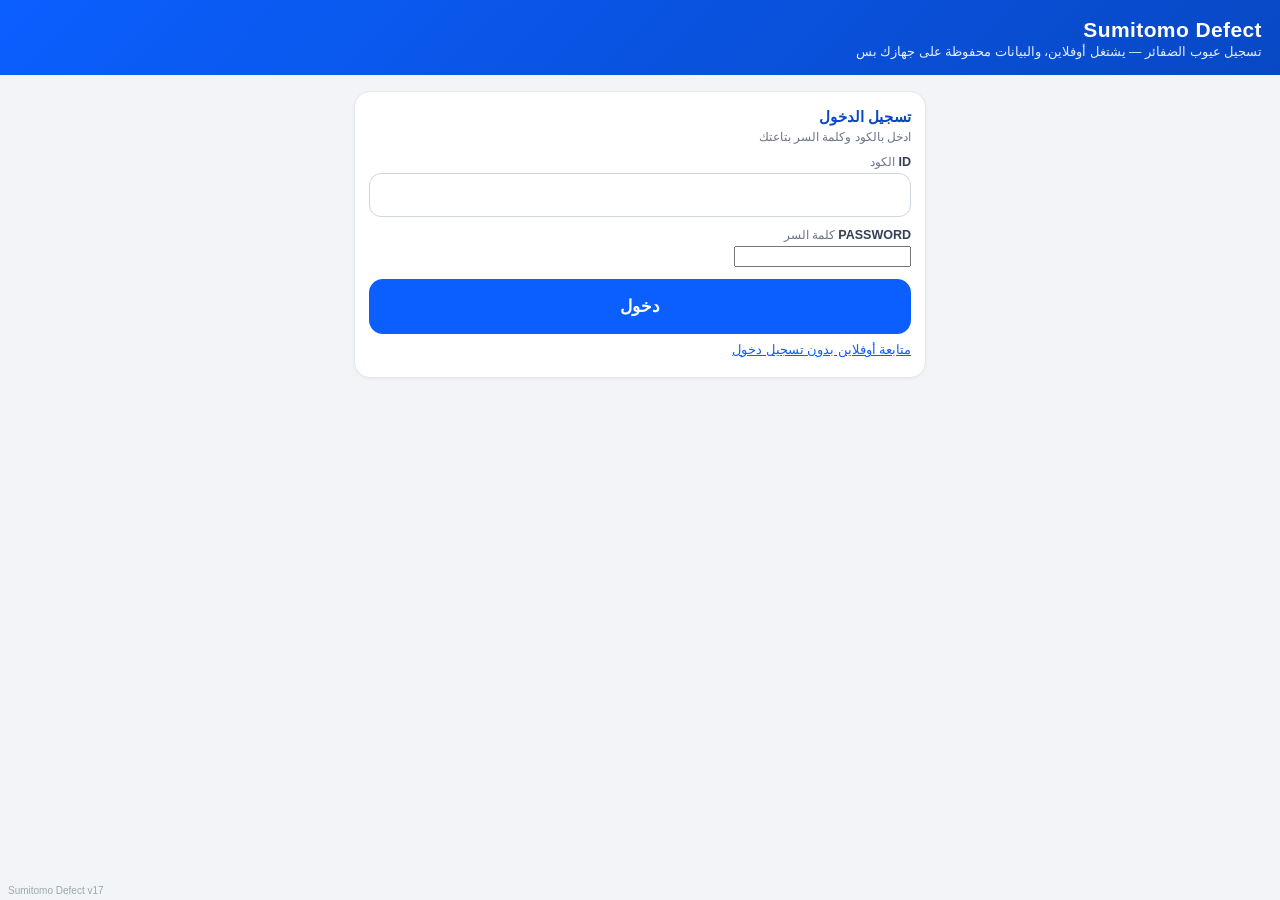
<file: audit-x7k2p9/13-index.html>
<!DOCTYPE html>
<html lang="ar" dir="rtl">
<head>
<meta charset="UTF-8">
<meta name="viewport" content="width=device-width, initial-scale=1, maximum-scale=1, user-scalable=no">
<meta name="robots" content="noindex,nofollow">
<meta name="theme-color" content="#0b5fff">
<link rel="manifest" href="manifest.webmanifest">
<link rel="apple-touch-icon" href="icon-512.png">
<meta name="apple-mobile-web-app-capable" content="yes">
<meta name="mobile-web-app-capable" content="yes">
<title>Sumitomo Defect</title>
<style>
  :root{
    --bg:#f2f4f7; --card:#fff; --ink:#1a2332; --muted:#6b7686;
    --blue:#0b5fff; --blue-d:#0848c4; --red:#d92d20; --green:#12805c; --line:#e3e8ef;
  }
  *{box-sizing:border-box; -webkit-tap-highlight-color:transparent;}
  html,body{margin:0;padding:0;background:var(--bg);color:var(--ink);
    font-family:-apple-system,"Segoe UI",Tahoma,Arial,sans-serif;font-size:16px;}
  header{background:linear-gradient(135deg,#0b5fff,#0848c4);color:#fff;padding:18px 18px 16px;}
  header h1{margin:0;font-size:21px;font-weight:800;letter-spacing:.4px;}
  header .sub{margin-top:2px;font-size:12.5px;opacity:.9;}
  header .back{background:rgba(255,255,255,.18);border:none;color:#fff;font-size:13px;font-weight:700;
    padding:6px 12px;border-radius:8px;cursor:pointer;margin-bottom:8px;font-family:inherit;}
  main{padding:16px 14px;max-width:600px;margin:0 auto 90px;}
  .card{background:var(--card);border:1px solid var(--line);border-radius:16px;padding:16px 14px;margin-bottom:14px;
    box-shadow:0 1px 3px rgba(16,24,40,.05);}
  .card h2{margin:0 0 4px;font-size:15px;color:var(--blue-d);}
  .card .hsub{font-size:12px;color:var(--muted);margin-bottom:8px;}
  label{display:block;font-size:12.5px;font-weight:800;color:#344054;margin:11px 0 4px;}
  label .ar{font-weight:400;color:var(--muted);font-size:11.5px;}
  input[type=text],input[type=date],input[type=time],input[type=number],input[type=search],select,textarea{
    width:100%;padding:12px;font-size:16px;border:1.5px solid #cfd6e0;border-radius:12px;
    background:#fff;color:var(--ink);font-family:inherit;}
  input:focus,select:focus,textarea:focus{outline:none;border-color:var(--blue);box-shadow:0 0 0 3px rgba(11,95,255,.12);}
  textarea{min-height:64px;resize:vertical;}
  input[data-f=ident],input[data-f=harness],input[data-f=code],input[data-f=firstOff],input[data-f=lastOff],input[data-f=yc],input[data-f=qty],input[data-f=total]{direction:ltr;text-align:right;}
  .g2{display:grid;grid-template-columns:1fr 1fr;gap:0 10px;}
  .g3{display:grid;grid-template-columns:1fr 1fr 1fr;gap:0 10px;}
  .seg{display:flex;gap:8px;}
  .seg button{flex:1;padding:12px 0;font-size:15px;font-weight:800;border-radius:12px;cursor:pointer;
    border:1.5px solid #cfd6e0;background:#fff;color:var(--muted);font-family:inherit;}
  .seg button.on-yes{background:#fef3f2;border-color:var(--red);color:var(--red);}
  .seg button.on-no{background:#ecfdf3;border-color:var(--green);color:var(--green);}
  .btn{display:block;width:100%;padding:17px;font-size:17px;font-weight:800;border:none;border-radius:14px;
    cursor:pointer;font-family:inherit;margin-top:12px;}
  .btn-blue{background:var(--blue);color:#fff;}
  .btn-blue:active{background:var(--blue-d);}
  .btn-ghost{background:#fff;color:var(--blue);border:1.5px solid var(--blue);}
  .btn-add{background:#eff4ff;color:var(--blue);border:1.5px dashed var(--blue);padding:11px;font-size:14.5px;}
  .mini{font-size:12.5px;color:var(--muted);margin-top:6px;line-height:1.7;}
  /* defect card */
  .def{border:1.5px solid #dbe2ec;border-radius:12px;padding:10px;margin-top:12px;background:#fbfcfe;}
  .def .dhead{display:flex;justify-content:space-between;align-items:center;margin-bottom:2px;}
  .def .dhead b{font-size:14px;color:var(--blue-d);}
  .def .rm{border:none;background:none;color:var(--red);font-size:12.5px;font-weight:800;cursor:pointer;font-family:inherit;}
  /* signature */
  #sigWrap{border:1.5px dashed #aab4c3;border-radius:10px;background:#fbfcfe;position:relative;}
  #sigCanvas{display:block;width:100%;height:150px;touch-action:none;border-radius:10px;}
  #sigClear{position:absolute;top:6px;left:6px;font-size:12px;padding:5px 10px;border-radius:8px;
    border:1px solid #cfd6e0;background:#fff;color:var(--muted);cursor:pointer;font-family:inherit;}
  /* sheets list */
  .rec{background:#fff;border:1px solid var(--line);border-radius:12px;padding:12px;margin-bottom:10px;}
  .rec .top{display:flex;justify-content:space-between;align-items:center;gap:8px;}
  .rec .name{font-weight:800;font-size:15px;}
  .rec .meta{font-size:12.5px;color:var(--muted);margin-top:3px;line-height:1.7;}
  .badge{font-size:11.5px;font-weight:800;padding:3px 10px;border-radius:20px;white-space:nowrap;
    background:#eff4ff;color:var(--blue);border:1px solid #b9ccff;}
  .rec .acts{display:flex;gap:8px;margin-top:10px;}
  .rec .acts button{flex:1;padding:11px 0;font-size:14px;font-weight:700;border-radius:11px;cursor:pointer;
    border:1.5px solid #cfd6e0;background:#fff;color:#344054;font-family:inherit;}
  .rec .acts button.pr{color:var(--blue);border-color:var(--blue);}
  .rec .acts button.del{color:var(--red);border-color:#f4b6ae;flex:.6;}
  .empty{text-align:center;color:var(--muted);padding:36px 20px;font-size:14.5px;line-height:2;}
  .empty .big{font-size:42px;}
  /* photo buttons + previews */
  .phBtns{display:flex;gap:8px;margin-top:6px;}
  .phBtns{display:flex;gap:8px;}
  .phBtns button{flex:1;padding:11px 0;font-size:13.5px;font-weight:800;border-radius:11px;cursor:pointer;
    border:1.5px dashed var(--blue);background:#fbfcfe;color:var(--blue);font-family:inherit;}
  .phPrev{display:none;margin-top:8px;max-width:100%;max-height:160px;border-radius:10px;border:1px solid var(--line);}
  /* QR modal */
  #qrModal{display:none;position:fixed;inset:0;background:rgba(0,0,0,.92);z-index:100;
    flex-direction:column;align-items:center;justify-content:center;padding:16px;}
  #qrModal video{width:100%;max-width:420px;border-radius:12px;background:#000;}
  #qrModal .qmTxt{color:#fff;font-size:14px;margin:12px 0;text-align:center;line-height:1.7;}
  #qrModal button{padding:12px 30px;font-size:15px;font-weight:800;border:none;border-radius:10px;
    background:#fff;color:#101828;cursor:pointer;font-family:inherit;}
  #toast{position:fixed;bottom:24px;right:50%;transform:translateX(50%);background:#101828;color:#fff;
    padding:12px 22px;border-radius:30px;font-size:14.5px;font-weight:700;opacity:0;pointer-events:none;
    transition:opacity .25s;z-index:99;white-space:nowrap;}
  .hidden{display:none !important;}
</style>
</head>
<body>

<header>
  <div id="vtag" style="position:fixed;bottom:4px;left:8px;font-size:10px;color:#9aa;z-index:50;direction:ltr">Sumitomo Defect v17</div>
  <div id="hdrBack" class="hidden"><button class="back" onclick="goHome()">→ رجوع</button></div>
  <h1>Sumitomo Defect</h1>
  <div class="sub">تسجيل عيوب الضفائر — يشتغل أوفلاين، والبيانات محفوظة على جهازك بس</div>
</header>

<main>
<!-- ================= HOME ================= -->
<section id="secHome">
  <button class="btn btn-blue" onclick="newSheet()">➕ تسجيل ديفيكت</button>
  <button class="btn btn-blue" style="background:#fff;color:var(--blue-d);border:2px solid var(--blue)" onclick="goView()">📋 عرض الديفيكتات</button>
  <div class="mini" style="margin:10px 2px">سجّل الديفيكت وهيتحفظ على جهازك، وتقدر ترجعله في أي وقت.</div>
  <div class="mini" id="homeInfo" style="margin-top:14px"></div>
  <button class="btn btn-ghost" style="margin-top:8px;padding:10px;font-size:13.5px" onclick="goSet()">⚙️ إعدادات السيستم</button>
  <button class="btn btn-ghost" id="btnInstall" style="margin-top:6px;padding:10px;font-size:13.5px;display:none" onclick="doInstall()">⬇️ تثبيت التطبيق على الموبايل</button>
</section>

<!-- ================= LIST ================= -->
<section id="secView" class="hidden">
  <input type="search" id="qSearch" placeholder="🔍 بحث بالتاريخ أو خط الإنتاج أو كود الضفيرة" oninput="renderList(this.value)">
  <div id="sheetList"></div>
</section>

<!-- ================= LOGIN ================= -->
<section id="secLogin" class="hidden">
  <div class="card">
    <h2>تسجيل الدخول</h2>
    <div class="hsub">ادخل بالكود وكلمة السر بتاعتك</div>
    <label>ID <span class="ar">الكود</span></label><input type="text" id="lgId" autocomplete="username" style="direction:ltr">
    <label>PASSWORD <span class="ar">كلمة السر</span></label><input type="password" id="lgPw" autocomplete="current-password" style="direction:ltr">
    <button class="btn btn-blue" onclick="doLogin()">دخول</button>
    <div class="mini" id="lgErr" style="color:var(--red)"></div>
    <div class="mini"><a href="#" onclick="goHome();return false;" style="color:var(--blue)">متابعة أوفلاين بدون تسجيل دخول</a></div>
  </div>
</section>

<!-- ================= SETTINGS ================= -->
<section id="secSet" class="hidden">
  <div class="card">
    <h2>إعدادات السيستم</h2>
    <div class="hsub">رابط السيرفر والمفتاح — بتتسجل مرة واحدة بس على كل جهاز</div>
    <label>SUPABASE URL</label><input type="text" id="cfgUrl" style="direction:ltr" placeholder="https://xxxx.supabase.co">
    <label>ANON KEY</label><textarea id="cfgKey" style="direction:ltr" rows="4"></textarea>
    <button class="btn btn-blue" onclick="saveCfg()">حفظ</button>
    <button class="btn btn-ghost" onclick="goHome()">رجوع</button>
    <div class="mini" id="cfgMsg"></div>
  </div>
</section>

<!-- ================= EDITOR ================= -->
<section id="secEdit" class="hidden">

  <div class="card">
    <h2>بيانات رأس الورقة</h2>
    <div class="hsub">نفس الخانات اللي فوق في الورقة الورقية</div>
    <div class="g3">
      <div><label>DATE <span class="ar">تاريخ النهاردة — تلقائي</span></label><input type="date" id="hDate" readonly style="background:#f4f6f9;color:#6b7686"></div>
      <div><label>SHIFT <span class="ar">الوردية</span></label>
        <select id="hShift"><option>First</option><option>Second</option><option>Third</option></select></div>
      <div><label>TEAM <span class="ar">الفريق</span></label>
        <select id="hTeam"><option>A</option><option>B</option><option>C</option></select></div>
    </div>
    <div class="g3">
      <div><label>WEEK <span class="ar">الأسبوع (بيتسجل لوحده)</span></label><input type="number" id="hWeek" min="1" max="53"></div>
      <div><label>STATION <span class="ar">المحطة</span></label><select id="hStation"><option>1st</option><option>2nd</option><option>3rd</option><option>Fire wall</option></select></div>
    </div>
    <div class="g2">
      <div><label>FACTORY <span class="ar">المصنع — ثابت</span></label><input type="text" id="hFactory" value="SWS" readonly style="background:#f4f6f9;color:#6b7686"></div>
      <div><label>AUDIT LEVEL % <span class="ar">ثابتة</span></label><input type="number" id="hLevel" value="100" readonly style="background:#f4f6f9;color:#6b7686"></div>
    </div>
    <datalist id="dlLine"></datalist>
    <div class="g2">
      <div><label>PRODUCT NUMBER <span class="ar">رقم المنتج</span></label><input type="text" id="hProduct"></div>
      <div><label>PRODUCTION LINE <span class="ar">خط الإنتاج</span></label><input type="text" id="hLine" list="dlLine" autocomplete="off"></div>
    </div>
  </div>

  <div class="card">
    <h2>العيوب</h2>
    <div class="phBtns">
      <button type="button" id="btnScanTop">▣ مسح QR من الليبل</button>
      <button type="button" id="btnLabelTop">📷 تصوير الليبل</button>
      <button type="button" id="btnGalleryTop">🖼️ ليبل من المعرض</button>
    </div>
    <div id="defRows"></div>
  </div>

  <div class="card">
    <h2>الختامية</h2>
    <label>توقيع الإنتاج <span class="ar">إجباري — اختار واحد</span></label>
    <div class="seg" id="signSeg">
      <button type="button" data-v="agree" onclick="setSignMode('agree')">موافق</button>
      <button type="button" data-v="refused" onclick="setSignMode('refused')">ممتنع</button>
    </div>
    <div id="sigArea" style="display:none">
      <label>AUDITOR SIGNATURE <span class="ar">امضِ بصباعك هنا</span></label>
      <div id="sigWrap">
        <canvas id="sigCanvas"></canvas>
        <button type="button" id="sigClear" onclick="clearSig()">مسح</button>
      </div>
    </div>

    <button class="btn btn-blue" onclick="saveSheet()">💾 حفظ الديفيكت</button>
    <button class="btn btn-ghost" onclick="goHome()">إلغاء ورجوع</button>
  </div>
</section>
</main>

<div id="qrModal"><video id="qrVideo" playsinline muted></video>
  <div class="qmTxt">وجّه الكاميرا على ليبل الضفيرة...<br>لو الكاميرا مش راضية، هنفتح تصوير الليبل العادي</div>
  <button type="button" onclick="closeQR()">إلغاء</button></div>
<div id="toast"></div>

<script>
/**
 * Skipped minification because the original files appears to be already minified.
 * Original file: /npm/@supabase/supabase-js@2.119.2/dist/umd/supabase.js
 *
 * Do NOT use SRI with dynamically generated files! More information: https://www.jsdelivr.com/using-sri-with-dynamic-files
 */
var supabase=(function(e){function t(e,t){var n={};for(var r in e)Object.prototype.hasOwnProperty.call(e,r)&&t.indexOf(r)<0&&(n[r]=e[r]);if(e!=null&&typeof Object.getOwnPropertySymbols==`function`)for(var i=0,r=Object.getOwnPropertySymbols(e);i<r.length;i++)t.indexOf(r[i])<0&&Object.prototype.propertyIsEnumerable.call(e,r[i])&&(n[r[i]]=e[r[i]]);return n}function n(e,t,n,r){function i(e){return e instanceof n?e:new n(function(t){t(e)})}return new(n||=Promise)(function(n,a){function o(e){try{c(r.next(e))}catch(e){a(e)}}function s(e){try{c(r.throw(e))}catch(e){a(e)}}function c(e){e.done?n(e.value):i(e.value).then(o,s)}c((r=r.apply(e,t||[])).next())})}let r=e=>e?(...t)=>e(...t):(...e)=>fetch(...e);var i=class extends Error{constructor(e,t=`FunctionsError`,n){super(e),this.name=t,this.context=n}toJSON(){return{name:this.name,message:this.message,context:this.context}}},a=class extends i{constructor(e){super(`Failed to send a request to the Edge Function`,`FunctionsFetchError`,e)}},o=class extends i{constructor(e){super(`Relay Error invoking the Edge Function`,`FunctionsRelayError`,e)}},s=class extends i{constructor(e){super(`Edge Function returned a non-2xx status code`,`FunctionsHttpError`,e)}},c;(function(e){e.Any=`any`,e.ApNortheast1=`ap-northeast-1`,e.ApNortheast2=`ap-northeast-2`,e.ApSouth1=`ap-south-1`,e.ApSoutheast1=`ap-southeast-1`,e.ApSoutheast2=`ap-southeast-2`,e.CaCentral1=`ca-central-1`,e.EuCentral1=`eu-central-1`,e.EuWest1=`eu-west-1`,e.EuWest2=`eu-west-2`,e.EuWest3=`eu-west-3`,e.SaEast1=`sa-east-1`,e.UsEast1=`us-east-1`,e.UsWest1=`us-west-1`,e.UsWest2=`us-west-2`})(c||={});var l=class{constructor(e,{headers:t={},customFetch:n,region:i=c.Any}={}){this.url=e,this.headers=t,this.region=i,this.fetch=r(n)}setAuth(e){this.headers.Authorization=`Bearer ${e}`}invoke(e){return n(this,arguments,void 0,function*(e,t={}){var n;let r,i,c;try{let{headers:n,method:l,body:u,signal:d,timeout:f}=t,p={},{region:m}=t;m||=this.region;let h=new URL(`${this.url}/${e}`);m&&m!==`any`&&(p[`x-region`]=m,h.searchParams.set(`forceFunctionRegion`,m));let g,ee=!!n&&Object.keys(n).some(e=>e.toLowerCase()===`content-type`);u&&!ee?typeof Blob<`u`&&u instanceof Blob||u instanceof ArrayBuffer?(p[`Content-Type`]=u.type||`application/octet-stream`,g=u):typeof u==`string`?(p[`Content-Type`]=`text/plain`,g=u):typeof FormData<`u`&&u instanceof FormData?g=u:(p[`Content-Type`]=`application/json`,g=JSON.stringify(u)):g=u&&typeof u!=`string`&&!(typeof Blob<`u`&&u instanceof Blob)&&!(u instanceof ArrayBuffer)&&!(typeof FormData<`u`&&u instanceof FormData)?JSON.stringify(u):u;let te=d;f&&(i=new AbortController,r=setTimeout(()=>i.abort(),f),d?(te=i.signal,c=()=>i.abort(),d.addEventListener(`abort`,c)):te=i.signal);let _=yield this.fetch(h.toString(),{method:l||`POST`,headers:Object.assign(Object.assign(Object.assign({},p),this.headers),n),body:g,signal:te}).catch(e=>{throw new a(e)}),ne=_.headers.get(`x-relay-error`);if(ne&&ne===`true`)throw new o(_);if(!_.ok)throw new s(_);let re=(_.headers.get(`Content-Type`)??`text/plain`).split(`;`)[0].trim().toLowerCase(),ie;return ie=re===`application/json`?yield _.json():re===`application/octet-stream`||re===`application/pdf`?yield _.blob():re===`text/event-stream`?_:re===`multipart/form-data`?yield _.formData():yield _.text(),{data:ie,error:null,response:_}}catch(e){return{data:null,error:e,response:e instanceof s||e instanceof o?e.context:void 0}}finally{r&&clearTimeout(r),c&&((n=t.signal)==null||n.removeEventListener(`abort`,c))}})}},u=class extends Error{constructor(e){super(e.message),this.name=`PostgrestError`,this.details=e.details,this.hint=e.hint,this.code=e.code}toJSON(){return{name:this.name,message:this.message,details:this.details,hint:this.hint,code:this.code}}};let d=e=>Math.min(1e3*2**e,3e4),f=[520,503],p=[`GET`,`HEAD`,`OPTIONS`];function m(e){"@babel/helpers - typeof";return m=typeof Symbol==`function`&&typeof Symbol.iterator==`symbol`?function(e){return typeof e}:function(e){return e&&typeof Symbol==`function`&&e.constructor===Symbol&&e!==Symbol.prototype?`symbol`:typeof e},m(e)}function h(e,t){if(m(e)!=`object`||!e)return e;var n=e[Symbol.toPrimitive];if(n!==void 0){var r=n.call(e,t||`default`);if(m(r)!=`object`)return r;throw TypeError(`@@toPrimitive must return a primitive value.`)}return(t===`string`?String:Number)(e)}function g(e){var t=h(e,`string`);return m(t)==`symbol`?t:t+``}function ee(e,t,n){return(t=g(t))in e?Object.defineProperty(e,t,{value:n,enumerable:!0,configurable:!0,writable:!0}):e[t]=n,e}function te(e,t){var n=Object.keys(e);if(Object.getOwnPropertySymbols){var r=Object.getOwnPropertySymbols(e);t&&(r=r.filter(function(t){return Object.getOwnPropertyDescriptor(e,t).enumerable})),n.push.apply(n,r)}return n}function _(e){for(var t=1;t<arguments.length;t++){var n=arguments[t]==null?{}:arguments[t];t%2?te(Object(n),!0).forEach(function(t){ee(e,t,n[t])}):Object.getOwnPropertyDescriptors?Object.defineProperties(e,Object.getOwnPropertyDescriptors(n)):te(Object(n)).forEach(function(t){Object.defineProperty(e,t,Object.getOwnPropertyDescriptor(n,t))})}return e}function ne(e,t){return new Promise(n=>{if(t?.aborted){n();return}let r=setTimeout(()=>{t?.removeEventListener(`abort`,i),n()},e);function i(){clearTimeout(r),n()}t?.addEventListener(`abort`,i)})}function re(e,t,n,r){return!(!r||n>=3||!p.includes(e)||!f.includes(t))}async function ie(e,t,n,r){let i=0;for(;;){let a=_({},n.headers);i>0&&(a[`X-Retry-Count`]=String(i));let o;try{o=await e(t,{method:n.method,headers:a,body:n.body,signal:n.signal})}catch(e){if(e?.name===`AbortError`||e?.code===`ABORT_ERR`||e?.name===`TimeoutError`&&n.signal?.aborted||!p.includes(n.method))throw e;if(r&&i<3){let e=d(i);i++,await ne(e,n.signal);continue}throw e}if(re(n.method,o.status,i,r)){let e=o.headers?.get(`Retry-After`)??null,t=e===null?d(i):Math.max(0,parseInt(e,10)||0)*1e3;await o.text(),i++,await ne(t,n.signal);continue}return o}}var ae=class{constructor(e){this.shouldThrowOnError=!1,this.retryEnabled=!0,this.method=e.method,this.url=e.url,this.headers=new Headers(e.headers),this.schema=e.schema,this.body=e.body,this.shouldThrowOnError=e.shouldThrowOnError??!1,this.signal=e.signal,this.isMaybeSingle=e.isMaybeSingle??!1,this.shouldStripNulls=e.shouldStripNulls??!1,this.urlLengthLimit=e.urlLengthLimit??8e3,this.retryEnabled=e.retry??!0,e.fetch?this.fetch=e.fetch:this.fetch=fetch}throwOnError(){return this.shouldThrowOnError=!0,this}stripNulls(){if(this.headers.get(`Accept`)===`text/csv`)throw Error(`stripNulls() cannot be used with csv()`);return this.shouldStripNulls=!0,this}setHeader(e,t){return this.headers=new Headers(this.headers),this.headers.set(e,t),this}retry(e){return this.retryEnabled=e,this}then(e,t){var n=this;if(this.schema===void 0||([`GET`,`HEAD`].includes(this.method)?this.headers.set(`Accept-Profile`,this.schema):this.headers.set(`Content-Profile`,this.schema)),this.method!==`GET`&&this.method!==`HEAD`&&this.headers.set(`Content-Type`,`application/json`),this.shouldStripNulls){let e=this.headers.get(`Accept`);e===`application/vnd.pgrst.object+json`?this.headers.set(`Accept`,`application/vnd.pgrst.object+json;nulls=stripped`):(!e||e===`application/json`)&&this.headers.set(`Accept`,`application/vnd.pgrst.array+json;nulls=stripped`)}let r=this.fetch,i=(async()=>{let e={};n.headers.forEach((t,n)=>{e[n]=t});let t=await ie(r,n.url.toString(),{method:n.method,headers:e,body:JSON.stringify(n.body,(e,t)=>typeof t==`bigint`?t.toString():t),signal:n.signal},n.retryEnabled);return await n.processResponse(t)})();return this.shouldThrowOnError||(i=i.catch(e=>{let t=``,n=``,r=``,i=e?.cause;if(i){let n=i?.message??``,r=i?.code??``;t=`${e?.name??`FetchError`}: ${e?.message}`,t+=`\n\nCaused by: ${i?.name??`Error`}: ${n}`,r&&(t+=` (${r})`),i?.stack&&(t+=`\n${i.stack}`)}else t=e?.stack??``;let a=this.url.toString().length;return e?.name===`AbortError`||e?.code===`ABORT_ERR`?(r=``,n=`Request was aborted (timeout or manual cancellation)`,a>this.urlLengthLimit&&(n+=`. Note: Your request URL is ${a} characters, which may exceed server limits. If selecting many fields, consider using views. If filtering with large arrays (e.g., .in('id', [many IDs])), consider using an RPC function to pass values server-side.`)):(i?.name===`HeadersOverflowError`||i?.code===`UND_ERR_HEADERS_OVERFLOW`)&&(r=``,n=`HTTP headers exceeded server limits (typically 16KB)`,a>this.urlLengthLimit&&(n+=`. Your request URL is ${a} characters. If selecting many fields, consider using views. If filtering with large arrays (e.g., .in('id', [200+ IDs])), consider using an RPC function instead.`)),{success:!1,error:{message:`${e?.name??`FetchError`}: ${e?.message}`,details:t,hint:n,code:r},data:null,count:null,status:0,statusText:``}})),i.then(e,t)}async processResponse(e){var t=this;let n=null,r=null,i=null,a=e.status,o=e.statusText;if(e.ok){if(t.method!==`HEAD`){let i=await e.text();if(i!==``)if(t.headers.get(`Accept`)===`text/csv`)r=i;else if(t.headers.get(`Accept`)&&t.headers.get(`Accept`)?.includes(`application/vnd.pgrst.plan+text`))r=i;else try{r=JSON.parse(i)}catch{if(n={message:i},r=null,t.shouldThrowOnError)throw new u({message:i,details:``,hint:``,code:``})}}let s=t.headers.get(`Prefer`)?.match(/count=(exact|planned|estimated)/),c=e.headers.get(`content-range`)?.split(`/`);if(s&&c&&c.length>1&&(i=parseInt(c[1])),t.isMaybeSingle&&Array.isArray(r))if(r.length>1){if(n={code:`PGRST116`,details:`Results contain ${r.length} rows, application/vnd.pgrst.object+json requires 1 row`,hint:null,message:`JSON object requested, multiple (or no) rows returned`},r=null,i=null,a=406,o=`Not Acceptable`,t.shouldThrowOnError)throw new u(_(_({},n),{},{hint:n.hint??``}))}else r=r.length===1?r[0]:null}else{let i=await e.text();try{n=JSON.parse(i),Array.isArray(n)&&e.status===404&&(r=[],n=null,a=200,o=`OK`)}catch{e.status===404&&i===``?(a=204,o=`No Content`):n={message:i}}if(n&&t.shouldThrowOnError)throw new u(n)}return{success:n===null,error:n,data:r,count:i,status:a,statusText:o}}returns(){return this}overrideTypes(){return this}},oe=class extends ae{throwOnError(){return super.throwOnError()}select(e){let t=!1,n=(e??`*`).split(``).map(e=>/\s/.test(e)&&!t?``:(e===`"`&&(t=!t),e)).join(``);return this.url.searchParams.set(`select`,n),this.headers.append(`Prefer`,`return=representation`),this}order(e,{ascending:t=!0,nullsFirst:n,foreignTable:r,referencedTable:i=r}={}){let a=i?`${i}.order`:`order`,o=this.url.searchParams.get(a);return this.url.searchParams.set(a,`${o?`${o},`:``}${e}.${t?`asc`:`desc`}${n===void 0?``:n?`.nullsfirst`:`.nullslast`}`),this}limit(e,{foreignTable:t,referencedTable:n=t}={}){let r=n===void 0?`limit`:`${n}.limit`;return this.url.searchParams.set(r,`${e}`),this}range(e,t,{foreignTable:n,referencedTable:r=n}={}){let i=r===void 0?`offset`:`${r}.offset`,a=r===void 0?`limit`:`${r}.limit`;return this.url.searchParams.set(i,`${e}`),this.url.searchParams.set(a,`${t-e+1}`),this}abortSignal(e){return this.signal=e,this}single(){return this.headers.set(`Accept`,`application/vnd.pgrst.object+json`),this}maybeSingle(){return this.isMaybeSingle=!0,this}csv(){return this.headers.set(`Accept`,`text/csv`),this}geojson(){return this.headers.set(`Accept`,`application/geo+json`),this}explain({analyze:e=!1,verbose:t=!1,settings:n=!1,buffers:r=!1,wal:i=!1,format:a=`text`}={}){let o=[e?`analyze`:null,t?`verbose`:null,n?`settings`:null,r?`buffers`:null,i?`wal`:null].filter(Boolean).join(`|`),s=this.headers.get(`Accept`)??`application/json`;return this.headers.set(`Accept`,`application/vnd.pgrst.plan+${a}; for="${s}"; options=${o};`),this}rollback(){return this.headers.append(`Prefer`,`tx=rollback`),this}returns(){return this}maxAffected(e){return this.headers.append(`Prefer`,`handling=strict`),this.headers.append(`Prefer`,`max-affected=${e}`),this}};let se=RegExp(`[,()]`);var ce=class extends oe{throwOnError(){return super.throwOnError()}eq(e,t){return this.url.searchParams.append(e,`eq.${t}`),this}neq(e,t){return this.url.searchParams.append(e,`neq.${t}`),this}gt(e,t){return this.url.searchParams.append(e,`gt.${t}`),this}gte(e,t){return this.url.searchParams.append(e,`gte.${t}`),this}lt(e,t){return this.url.searchParams.append(e,`lt.${t}`),this}lte(e,t){return this.url.searchParams.append(e,`lte.${t}`),this}like(e,t){return this.url.searchParams.append(e,`like.${t}`),this}likeAllOf(e,t){return this.url.searchParams.append(e,`like(all).{${t.join(`,`)}}`),this}likeAnyOf(e,t){return this.url.searchParams.append(e,`like(any).{${t.join(`,`)}}`),this}ilike(e,t){return this.url.searchParams.append(e,`ilike.${t}`),this}ilikeAllOf(e,t){return this.url.searchParams.append(e,`ilike(all).{${t.join(`,`)}}`),this}ilikeAnyOf(e,t){return this.url.searchParams.append(e,`ilike(any).{${t.join(`,`)}}`),this}regexMatch(e,t){return this.url.searchParams.append(e,`match.${t}`),this}regexIMatch(e,t){return this.url.searchParams.append(e,`imatch.${t}`),this}is(e,t){return this.url.searchParams.append(e,`is.${t}`),this}isDistinct(e,t){return this.url.searchParams.append(e,`isdistinct.${t}`),this}in(e,t){let n=Array.from(new Set(t)).map(e=>typeof e==`string`&&se.test(e)?`"${e}"`:`${e}`).join(`,`);return this.url.searchParams.append(e,`in.(${n})`),this}notIn(e,t){let n=Array.from(new Set(t)).map(e=>typeof e==`string`&&se.test(e)?`"${e}"`:`${e}`).join(`,`);return this.url.searchParams.append(e,`not.in.(${n})`),this}contains(e,t){return typeof t==`string`?this.url.searchParams.append(e,`cs.${t}`):Array.isArray(t)?this.url.searchParams.append(e,`cs.{${t.join(`,`)}}`):this.url.searchParams.append(e,`cs.${JSON.stringify(t)}`),this}containedBy(e,t){return typeof t==`string`?this.url.searchParams.append(e,`cd.${t}`):Array.isArray(t)?this.url.searchParams.append(e,`cd.{${t.join(`,`)}}`):this.url.searchParams.append(e,`cd.${JSON.stringify(t)}`),this}rangeGt(e,t){return this.url.searchParams.append(e,`sr.${t}`),this}rangeGte(e,t){return this.url.searchParams.append(e,`nxl.${t}`),this}rangeLt(e,t){return this.url.searchParams.append(e,`sl.${t}`),this}rangeLte(e,t){return this.url.searchParams.append(e,`nxr.${t}`),this}rangeAdjacent(e,t){return this.url.searchParams.append(e,`adj.${t}`),this}overlaps(e,t){return typeof t==`string`?this.url.searchParams.append(e,`ov.${t}`):this.url.searchParams.append(e,`ov.{${t.join(`,`)}}`),this}textSearch(e,t,{config:n,type:r}={}){let i=``;r===`plain`?i=`pl`:r===`phrase`?i=`ph`:r===`websearch`&&(i=`w`);let a=n===void 0?``:`(${n})`;return this.url.searchParams.append(e,`${i}fts${a}.${t}`),this}match(e){return Object.entries(e).filter(([e,t])=>t!==void 0).forEach(([e,t])=>{this.url.searchParams.append(e,`eq.${t}`)}),this}not(e,t,n){return this.url.searchParams.append(e,`not.${t}.${n}`),this}or(e,{foreignTable:t,referencedTable:n=t}={}){let r=n?`${n}.or`:`or`;return this.url.searchParams.append(r,`(${e})`),this}filter(e,t,n){return this.url.searchParams.append(e,`${t}.${n}`),this}},le=class{constructor(e,{headers:t={},schema:n,fetch:r,urlLengthLimit:i=8e3,retry:a}){this.url=e,this.headers=new Headers(t),this.schema=n,this.fetch=r,this.urlLengthLimit=i,this.retry=a}cloneRequestState(){return{url:new URL(this.url.toString()),headers:new Headers(this.headers)}}select(e,t){let{head:n=!1,count:r}=t??{},i=n?`HEAD`:`GET`,a=!1,o=(e??`*`).split(``).map(e=>/\s/.test(e)&&!a?``:(e===`"`&&(a=!a),e)).join(``),{url:s,headers:c}=this.cloneRequestState();return s.searchParams.set(`select`,o),r&&c.append(`Prefer`,`count=${r}`),new ce({method:i,url:s,headers:c,schema:this.schema,fetch:this.fetch,urlLengthLimit:this.urlLengthLimit,retry:this.retry})}insert(e,{count:t,defaultToNull:n=!0}={}){let{url:r,headers:i}=this.cloneRequestState();if(t&&i.append(`Prefer`,`count=${t}`),n||i.append(`Prefer`,`missing=default`),Array.isArray(e)){let t=e.reduce((e,t)=>e.concat(Object.keys(t)),[]);if(t.length>0){let e=[...new Set(t)].map(e=>`"${e}"`);r.searchParams.set(`columns`,e.join(`,`))}}return new ce({method:`POST`,url:r,headers:i,schema:this.schema,body:e,fetch:this.fetch??fetch,urlLengthLimit:this.urlLengthLimit,retry:this.retry})}upsert(e,{onConflict:t,ignoreDuplicates:n=!1,count:r,defaultToNull:i=!0}={}){let{url:a,headers:o}=this.cloneRequestState();if(o.append(`Prefer`,`resolution=${n?`ignore`:`merge`}-duplicates`),t!==void 0&&a.searchParams.set(`on_conflict`,t),r&&o.append(`Prefer`,`count=${r}`),i||o.append(`Prefer`,`missing=default`),Array.isArray(e)){let t=e.reduce((e,t)=>e.concat(Object.keys(t)),[]);if(t.length>0){let e=[...new Set(t)].map(e=>`"${e}"`);a.searchParams.set(`columns`,e.join(`,`))}}return new ce({method:`POST`,url:a,headers:o,schema:this.schema,body:e,fetch:this.fetch??fetch,urlLengthLimit:this.urlLengthLimit,retry:this.retry})}update(e,{count:t}={}){let{url:n,headers:r}=this.cloneRequestState();return t&&r.append(`Prefer`,`count=${t}`),new ce({method:`PATCH`,url:n,headers:r,schema:this.schema,body:e,fetch:this.fetch??fetch,urlLengthLimit:this.urlLengthLimit,retry:this.retry})}delete({count:e}={}){let{url:t,headers:n}=this.cloneRequestState();return e&&n.append(`Prefer`,`count=${e}`),new ce({method:`DELETE`,url:t,headers:n,schema:this.schema,fetch:this.fetch??fetch,urlLengthLimit:this.urlLengthLimit,retry:this.retry})}};function ue(e,t){try{let t=JSON.parse(e);if(t&&typeof t==`object`&&!Array.isArray(t))return new u({message:String(t.message??e),details:t.details??``,hint:t.hint??``,code:t.code??``})}catch{}return new u({message:e||t,details:``,hint:``,code:``})}function de(e,t,n){let r=e;return{success:!1,error:new u({message:`${r?.name??`FetchError`}: ${r?.message}`,details:``,hint:``,code:``}),data:null,count:null,status:t,statusText:n}}function fe(e,t){return t===void 0||t<=0?e:(n,r)=>{let i=new AbortController,a=setTimeout(()=>i.abort(),t),o=r?.signal;if(o){if(o.aborted)return clearTimeout(a),e(n,r);let t=()=>{clearTimeout(a),i.abort()};return o.addEventListener(`abort`,t,{once:!0}),e(n,_(_({},r),{},{signal:i.signal})).finally(()=>{clearTimeout(a),o.removeEventListener(`abort`,t)})}return e(n,_(_({},r),{},{signal:i.signal})).finally(()=>clearTimeout(a))}}var pe=class e{constructor(e,{headers:t={},schema:n,fetch:r,timeout:i,urlLengthLimit:a=8e3,retry:o,wrapFetch:s}={}){this.url=e,this.headers=new Headers(t),this.schemaName=n,this.urlLengthLimit=a,this.timeout=i,this.wrapFetch=s,this.baseFetch=r??globalThis.fetch,this.fetch=this.baseFetch?this.decorateFetch(this.baseFetch):void 0,this.retry=o}decorateFetch(e){return fe(this.wrapFetch?this.wrapFetch(e):e,this.timeout)}from(e,t){if(!e||typeof e!=`string`||e.trim()===``)throw Error(`Invalid relation name: relation must be a non-empty string.`);return new le(new URL(`${this.url}/${e}`),{headers:new Headers(this.headers),schema:this.schemaName,fetch:t?.fetch?this.decorateFetch(t.fetch):this.fetch,urlLengthLimit:t?.urlLengthLimit??this.urlLengthLimit,retry:t?.retry??this.retry})}schema(t){return new e(this.url,{headers:this.headers,schema:t,fetch:this.baseFetch,timeout:this.timeout,wrapFetch:this.wrapFetch,urlLengthLimit:this.urlLengthLimit,retry:this.retry})}async getOpenApiSpec(){var e=this;let t=new Headers(e.headers);t.set(`Accept`,`application/openapi+json`),e.schemaName&&t.set(`Accept-Profile`,e.schemaName);let n={};t.forEach((e,t)=>{n[t]=e});let r=e.fetch??globalThis.fetch,i;try{i=await ie(r,`${e.url}/`,{method:`GET`,headers:n},e.retry??!0)}catch(e){return de(e,0,``)}let a;try{a=await i.text()}catch(e){return de(e,i.status,i.statusText)}if(i.ok)try{return{success:!0,error:null,data:JSON.parse(a),count:null,status:i.status,statusText:i.statusText}}catch{}return{success:!1,error:ue(a,i.statusText),data:null,count:null,status:i.status,statusText:i.statusText}}rpc(e,t={},{head:n=!1,get:r=!1,count:i}={}){let a,o=new URL(`${this.url}/rpc/${e}`),s,c=e=>typeof e==`object`&&!!e&&(!Array.isArray(e)||e.some(c)),l=n&&Object.values(t).some(c);l?(a=`POST`,s=t):n||r?(a=n?`HEAD`:`GET`,Object.entries(t).filter(([e,t])=>t!==void 0).map(([e,t])=>[e,Array.isArray(t)?`{${t.join(`,`)}}`:`${t}`]).forEach(([e,t])=>{o.searchParams.append(e,t)})):(a=`POST`,s=t);let u=new Headers(this.headers);return l?u.set(`Prefer`,i?`count=${i},return=minimal`:`return=minimal`):i&&u.set(`Prefer`,`count=${i}`),new ce({method:a,url:o,headers:u,schema:this.schemaName,body:s,fetch:this.fetch??fetch,urlLengthLimit:this.urlLengthLimit,retry:this.retry})}},me=class{constructor(){}static detectEnvironment(){if(typeof WebSocket<`u`)return{type:`native`,wsConstructor:WebSocket};let e=globalThis;if(typeof globalThis<`u`&&e.WebSocket!==void 0)return{type:`native`,wsConstructor:e.WebSocket};let t=typeof global<`u`?global:void 0;if(t&&t.WebSocket!==void 0)return{type:`native`,wsConstructor:t.WebSocket};if(typeof globalThis<`u`&&e.WebSocketPair!==void 0&&globalThis.WebSocket===void 0)return{type:`cloudflare`,error:`Cloudflare Workers detected. WebSocket clients are not supported in Cloudflare Workers.`,workaround:`Use Cloudflare Workers WebSocket API for server-side WebSocket handling, or deploy to a different runtime.`};if(typeof globalThis<`u`&&e.EdgeRuntime||typeof navigator<`u`&&navigator.userAgent?.includes(`Vercel-Edge`))return{type:`unsupported`,error:`Edge runtime detected (Vercel Edge/Netlify Edge). WebSockets are not supported in edge functions.`,workaround:`Use serverless functions or a different deployment target for WebSocket functionality.`};let n=globalThis.process;if(n){let e=n.versions;if(e&&e.node)return{type:`unsupported`,error:`Node.js detected but native WebSocket not found.`,workaround:`Ensure you are running Node.js 22+ or provide a WebSocket implementation via the transport option.`}}return{type:`unsupported`,error:`Unknown JavaScript runtime without WebSocket support.`,workaround:`Ensure you're running in a supported environment (browser, Node.js, Deno) or provide a custom WebSocket implementation.`}}static getWebSocketConstructor(){let e=this.detectEnvironment();if(e.wsConstructor)return e.wsConstructor;let t=e.error||`WebSocket not supported in this environment.`;throw e.workaround&&(t+=`\n\nSuggested solution: ${e.workaround}`),Error(t)}static isWebSocketSupported(){try{return this.detectEnvironment().type===`native`}catch{return!1}}};let he=`1.0.0`,v={closed:`closed`,errored:`errored`,joined:`joined`,joining:`joining`,leaving:`leaving`},ge={close:`phx_close`,error:`phx_error`,join:`phx_join`,reply:`phx_reply`,leave:`phx_leave`,access_token:`access_token`},_e={connecting:`connecting`,open:`open`,closing:`closing`,closed:`closed`};var ve=class e{constructor(t){this.HEADER_LENGTH=1,this.USER_BROADCAST_PUSH_META_LENGTH=6,this.KINDS={userBroadcastPush:3,userBroadcast:4},this.BINARY_ENCODING=0,this.JSON_ENCODING=1,this.BROADCAST_EVENT=`broadcast`,this.allowedMetadataKeys=e.DEFAULT_METADATA_KEYS,this.allowedMetadataKeys=t??e.DEFAULT_METADATA_KEYS}encode(e,t){if(e.event===this.BROADCAST_EVENT&&!(e.payload instanceof ArrayBuffer)&&typeof e.payload.event==`string`)return t(this._binaryEncodeUserBroadcastPush(e));let n=[e.join_ref,e.ref,e.topic,e.event,e.payload];return t(JSON.stringify(n))}_binaryEncodeUserBroadcastPush(e){return this._isArrayBuffer(e.payload?.payload)?this._encodeBinaryUserBroadcastPush(e):this._encodeJsonUserBroadcastPush(e)}_encodeBinaryUserBroadcastPush(e){let t=e.payload?.payload??new ArrayBuffer(0);return this._encodeUserBroadcastPush(e,this.BINARY_ENCODING,t)}_encodeJsonUserBroadcastPush(e){let t=e.payload?.payload??{},n=new TextEncoder().encode(JSON.stringify(t)).buffer;return this._encodeUserBroadcastPush(e,this.JSON_ENCODING,n)}_encodeUserBroadcastPush(e,t,n){let r=new TextEncoder,i=r.encode(e.topic),a=r.encode(e.ref??``),o=r.encode(e.join_ref??``),s=r.encode(e.payload.event),c=this.allowedMetadataKeys?this._pick(e.payload,this.allowedMetadataKeys):{},l=r.encode(Object.keys(c).length===0?``:JSON.stringify(c));if(o.length>255)throw Error(`joinRef length ${o.length} exceeds maximum of 255`);if(a.length>255)throw Error(`ref length ${a.length} exceeds maximum of 255`);if(i.length>255)throw Error(`topic length ${i.length} exceeds maximum of 255`);if(s.length>255)throw Error(`userEvent length ${s.length} exceeds maximum of 255`);if(l.length>255)throw Error(`metadata length ${l.length} exceeds maximum of 255`);let u=this.USER_BROADCAST_PUSH_META_LENGTH+o.length+a.length+i.length+s.length+l.length,d=new ArrayBuffer(this.HEADER_LENGTH+u),f=new DataView(d),p=new Uint8Array(d),m=0;f.setUint8(m++,this.KINDS.userBroadcastPush),f.setUint8(m++,o.length),f.setUint8(m++,a.length),f.setUint8(m++,i.length),f.setUint8(m++,s.length),f.setUint8(m++,l.length),f.setUint8(m++,t),p.set(o,m),m+=o.length,p.set(a,m),m+=a.length,p.set(i,m),m+=i.length,p.set(s,m),m+=s.length,p.set(l,m),m+=l.length;var h=new Uint8Array(d.byteLength+n.byteLength);return h.set(new Uint8Array(d),0),h.set(new Uint8Array(n),d.byteLength),h.buffer}decode(e,t){if(this._isArrayBuffer(e))return t(this._binaryDecode(e));if(typeof e==`string`){let[n,r,i,a,o]=JSON.parse(e);return t({join_ref:n,ref:r,topic:i,event:a,payload:o})}return t({})}_binaryDecode(e){let t=new DataView(e),n=t.getUint8(0),r=new TextDecoder;switch(n){case this.KINDS.userBroadcast:return this._decodeUserBroadcast(e,t,r)}}_decodeUserBroadcast(e,t,n){let r=t.getUint8(1),i=t.getUint8(2),a=t.getUint8(3),o=t.getUint8(4),s=this.HEADER_LENGTH+4,c=n.decode(e.slice(s,s+r));s+=r;let l=n.decode(e.slice(s,s+i));s+=i;let u=n.decode(e.slice(s,s+a));s+=a;let d=e.slice(s,e.byteLength),f=o===this.JSON_ENCODING?JSON.parse(n.decode(d)):d,p={type:this.BROADCAST_EVENT,event:l,payload:f};return a>0&&(p.meta=JSON.parse(u)),{join_ref:null,ref:null,topic:c,event:this.BROADCAST_EVENT,payload:p}}_isArrayBuffer(e){return e instanceof ArrayBuffer||e?.constructor?.name===`ArrayBuffer`}_pick(e,t){return!e||typeof e!=`object`?{}:Object.fromEntries(Object.entries(e).filter(([e])=>t.includes(e)))}};ve.DEFAULT_METADATA_KEYS=[`persist`];var ye=ve,y;(function(e){e.abstime=`abstime`,e.bool=`bool`,e.date=`date`,e.daterange=`daterange`,e.float4=`float4`,e.float8=`float8`,e.int2=`int2`,e.int4=`int4`,e.int4range=`int4range`,e.int8=`int8`,e.int8range=`int8range`,e.json=`json`,e.jsonb=`jsonb`,e.money=`money`,e.numeric=`numeric`,e.oid=`oid`,e.reltime=`reltime`,e.text=`text`,e.time=`time`,e.timestamp=`timestamp`,e.timestamptz=`timestamptz`,e.timetz=`timetz`,e.tsrange=`tsrange`,e.tstzrange=`tstzrange`})(y||={});let be=(e,t,n={})=>{let r=n.skipTypes??[];return t?Object.keys(t).reduce((n,i)=>(n[i]=xe(i,e,t,r),n),{}):{}},xe=(e,t,n,r)=>{let i=t.find(t=>t.name===e)?.type,a=n[e];return i&&!r.includes(i)?Se(i,a):Ce(a)},Se=(e,t)=>{if(e.charAt(0)===`_`)return De(t,e.slice(1,e.length));switch(e){case y.bool:return we(t);case y.float4:case y.float8:case y.int2:case y.int4:case y.int8:case y.numeric:case y.oid:return Te(t);case y.json:case y.jsonb:return Ee(t);case y.timestamp:return Oe(t);case y.abstime:case y.date:case y.daterange:case y.int4range:case y.int8range:case y.money:case y.reltime:case y.text:case y.time:case y.timestamptz:case y.timetz:case y.tsrange:case y.tstzrange:return Ce(t);default:return Ce(t)}},Ce=e=>e,we=e=>{switch(e){case`t`:return!0;case`f`:return!1;default:return e}},Te=e=>{if(typeof e==`string`){let t=parseFloat(e);if(!Number.isNaN(t))return t}return e},Ee=e=>{if(typeof e==`string`)try{return JSON.parse(e)}catch{return e}return e},De=(e,t)=>{if(typeof e!=`string`)return e;let n=e.length-1,r=e[n];if(e[0]===`{`&&r===`}`){let r,i=e.slice(1,n);try{r=JSON.parse(`[`+i+`]`)}catch{r=i?i.split(`,`):[]}return r.map(e=>Se(t,e))}return e},Oe=e=>typeof e==`string`?e.replace(` `,`T`):e,ke=e=>{let t=new URL(e);return t.protocol=t.protocol.replace(/^ws/i,`http`),t.pathname=t.pathname.replace(/\/+$/,``).replace(/\/socket\/websocket$/i,``).replace(/\/socket$/i,``).replace(/\/websocket$/i,``),t.pathname===``||t.pathname===`/`?t.pathname=`/api/broadcast`:t.pathname+=`/api/broadcast`,t.href};var b=e=>typeof e==`function`?e:function(){return e},Ae=typeof self<`u`?self:null,je=typeof window<`u`?window:null,x=Ae||je||globalThis,Me=`2.0.0`,Ne=1e4,Pe=1e3,Fe=100,S={connecting:0,open:1,closing:2,closed:3},C={closed:`closed`,errored:`errored`,joined:`joined`,joining:`joining`,leaving:`leaving`},w={close:`phx_close`,error:`phx_error`,join:`phx_join`,reply:`phx_reply`,leave:`phx_leave`},Ie={longpoll:`longpoll`,websocket:`websocket`},Le={complete:4},Re=`base64url.bearer.phx.`,ze=class{constructor(e,t,n,r){this.channel=e,this.event=t,this.payload=n||function(){return{}},this.receivedResp=null,this.timeout=r,this.timeoutTimer=null,this.recHooks=[],this.sent=!1,this.ref=void 0}resend(e){this.timeout=e,this.reset(),this.send()}send(){this.hasReceived(`timeout`)||(this.startTimeout(),this.sent=!0,this.channel.socket.push({topic:this.channel.topic,event:this.event,payload:this.payload(),ref:this.ref,join_ref:this.channel.joinRef()}))}receive(e,t){return this.hasReceived(e)&&t(this.receivedResp.response),this.recHooks.push({status:e,callback:t}),this}reset(){this.cancelRefEvent(),this.ref=null,this.refEvent=null,this.receivedResp=null,this.sent=!1}destroy(){this.cancelRefEvent(),this.cancelTimeout()}matchReceive({status:e,response:t,_ref:n}){this.recHooks.filter(t=>t.status===e).forEach(e=>e.callback(t))}cancelRefEvent(){this.refEvent&&this.channel.off(this.refEvent)}cancelTimeout(){clearTimeout(this.timeoutTimer),this.timeoutTimer=null}startTimeout(){this.timeoutTimer&&this.cancelTimeout(),this.ref=this.channel.socket.makeRef(),this.refEvent=this.channel.replyEventName(this.ref),this.channel.on(this.refEvent,e=>{this.cancelRefEvent(),this.cancelTimeout(),this.receivedResp=e,this.matchReceive(e)}),this.timeoutTimer=setTimeout(()=>{this.trigger(`timeout`,{})},this.timeout)}hasReceived(e){return this.receivedResp&&this.receivedResp.status===e}trigger(e,t){this.channel.trigger(this.refEvent,{status:e,response:t})}},Be=class{constructor(e,t){this.callback=e,this.timerCalc=t,this.timer=void 0,this.tries=0}reset(){this.tries=0,clearTimeout(this.timer)}scheduleTimeout(){clearTimeout(this.timer),this.timer=setTimeout(()=>{this.tries+=1,this.callback()},this.timerCalc(this.tries+1))}},Ve=class{constructor(e,t,n){this.state=C.closed,this.topic=e,this.params=b(t||{}),this.socket=n,this.bindings=[],this.bindingRef=0,this.timeout=this.socket.timeout,this.joinedOnce=!1,this.joinPush=new ze(this,w.join,this.params,this.timeout),this.pushBuffer=[],this.stateChangeRefs=[],this.rejoinTimer=new Be(()=>{this.socket.isConnected()&&this.rejoin()},this.socket.rejoinAfterMs),this.stateChangeRefs.push(this.socket.onError(()=>this.rejoinTimer.reset())),this.stateChangeRefs.push(this.socket.onOpen(()=>{this.rejoinTimer.reset(),this.isErrored()&&this.rejoin()})),this.joinPush.receive(`ok`,()=>{this.state=C.joined,this.rejoinTimer.reset(),this.pushBuffer.forEach(e=>e.send()),this.pushBuffer=[]}),this.joinPush.receive(`error`,e=>{this.state=C.errored,this.socket.hasLogger()&&this.socket.log(`channel`,`error ${this.topic}`,e),this.socket.isConnected()&&this.rejoinTimer.scheduleTimeout()}),this.onClose(()=>{this.rejoinTimer.reset(),this.socket.hasLogger()&&this.socket.log(`channel`,`close ${this.topic}`),this.state=C.closed,this.socket.remove(this)}),this.onError(e=>{this.socket.hasLogger()&&this.socket.log(`channel`,`error ${this.topic}`,e),this.isJoining()&&this.joinPush.reset(),this.state=C.errored,this.socket.isConnected()&&this.rejoinTimer.scheduleTimeout()}),this.joinPush.receive(`timeout`,()=>{this.socket.hasLogger()&&this.socket.log(`channel`,`timeout ${this.topic}`,this.joinPush.timeout),new ze(this,w.leave,b({}),this.timeout).send(),this.state=C.errored,this.joinPush.reset(),this.socket.isConnected()&&this.rejoinTimer.scheduleTimeout()}),this.on(w.reply,(e,t)=>{this.trigger(this.replyEventName(t),e)})}join(e=this.timeout){if(this.joinedOnce)throw Error(`tried to join multiple times. 'join' can only be called a single time per channel instance`);return this.timeout=e,this.joinedOnce=!0,this.rejoin(),this.joinPush}teardown(){this.pushBuffer.forEach(e=>e.destroy()),this.pushBuffer=[],this.rejoinTimer.reset(),this.joinPush.destroy(),this.state=C.closed,this.bindings=[]}onClose(e){this.on(w.close,e)}onError(e){return this.on(w.error,t=>e(t))}on(e,t){let n=this.bindingRef++;return this.bindings.push({event:e,ref:n,callback:t}),n}off(e,t){this.bindings=this.bindings.filter(n=>!(n.event===e&&(t===void 0||t===n.ref)))}canPush(){return this.socket.isConnected()&&this.isJoined()}push(e,t,n=this.timeout){if(t||={},!this.joinedOnce)throw Error(`tried to push '${e}' to '${this.topic}' before joining. Use channel.join() before pushing events`);let r=new ze(this,e,function(){return t},n);return this.canPush()?r.send():(r.startTimeout(),this.pushBuffer.push(r)),r}leave(e=this.timeout){this.rejoinTimer.reset(),this.joinPush.cancelTimeout(),this.state=C.leaving;let t=()=>{this.socket.hasLogger()&&this.socket.log(`channel`,`leave ${this.topic}`),this.trigger(w.close,`leave`)},n=new ze(this,w.leave,b({}),e);return n.receive(`ok`,()=>t()).receive(`timeout`,()=>t()),n.send(),this.canPush()||n.trigger(`ok`,{}),n}onMessage(e,t,n){return t}filterBindings(e,t,n){return!0}isMember(e,t,n,r){return this.topic===e?r&&r!==this.joinRef()?(this.socket.hasLogger()&&this.socket.log(`channel`,`dropping outdated message`,{topic:e,event:t,payload:n,joinRef:r}),!1):!0:!1}joinRef(){return this.joinPush.ref}rejoin(e=this.timeout){this.isLeaving()||(this.socket.leaveOpenTopic(this.topic),this.state=C.joining,this.joinPush.resend(e))}trigger(e,t,n,r){let i=this.onMessage(e,t,n,r);if(t&&!i)throw Error(`channel onMessage callbacks must return the payload, modified or unmodified`);let a=this.bindings.filter(r=>r.event===e&&this.filterBindings(r,t,n));for(let e=0;e<a.length;e++)a[e].callback(i,n,r||this.joinRef())}replyEventName(e){return`chan_reply_${e}`}isClosed(){return this.state===C.closed}isErrored(){return this.state===C.errored}isJoined(){return this.state===C.joined}isJoining(){return this.state===C.joining}isLeaving(){return this.state===C.leaving}},He=class{static request(e,t,n,r,i,a,o){if(x.XDomainRequest){let n=new x.XDomainRequest;return this.xdomainRequest(n,e,t,r,i,a,o)}else if(x.XMLHttpRequest){let s=new x.XMLHttpRequest;return this.xhrRequest(s,e,t,n,r,i,a,o)}else if(x.fetch&&x.AbortController)return this.fetchRequest(e,t,n,r,i,a,o);else throw Error(`No suitable XMLHttpRequest implementation found`)}static fetchRequest(e,t,n,r,i,a,o){let s={method:e,headers:n,body:r},c=null;return i&&(c=new AbortController,setTimeout(()=>c.abort(),i),s.signal=c.signal),x.fetch(t,s).then(e=>e.text()).then(e=>this.parseJSON(e)).then(e=>o&&o(e)).catch(e=>{e.name===`AbortError`&&a?a():o&&o(null)}),c}static xdomainRequest(e,t,n,r,i,a,o){return e.timeout=i,e.open(t,n),e.onload=()=>{let t=this.parseJSON(e.responseText);o&&o(t)},a&&(e.ontimeout=a),e.onprogress=()=>{},e.send(r),e}static xhrRequest(e,t,n,r,i,a,o,s){e.open(t,n,!0),e.timeout=a;for(let[t,n]of Object.entries(r))e.setRequestHeader(t,n);return e.onerror=()=>s&&s(null),e.onreadystatechange=()=>{e.readyState===Le.complete&&s&&s(this.parseJSON(e.responseText))},o&&(e.ontimeout=o),e.send(i),e}static parseJSON(e){if(!e||e===``)return null;try{return JSON.parse(e)}catch{return console&&console.log(`failed to parse JSON response`,e),null}}static serialize(e,t){let n=[];for(var r in e){if(!Object.prototype.hasOwnProperty.call(e,r))continue;let i=t?`${t}[${r}]`:r,a=e[r];typeof a==`object`?n.push(this.serialize(a,i)):n.push(encodeURIComponent(i)+`=`+encodeURIComponent(a))}return n.join(`&`)}static appendParams(e,t){return Object.keys(t).length===0?e:`${e}${e.match(/\?/)?`&`:`?`}${this.serialize(t)}`}},Ue=e=>{let t=``,n=new Uint8Array(e),r=n.byteLength;for(let e=0;e<r;e++)t+=String.fromCharCode(n[e]);return btoa(t)},We=class{constructor(e,t){t&&t.length===2&&t[1].startsWith(Re)&&(this.authToken=atob(t[1].slice(Re.length))),this.endPoint=null,this.token=null,this.skipHeartbeat=!0,this.reqs=new Set,this.awaitingBatchAck=!1,this.currentBatch=null,this.currentBatchTimer=null,this.batchBuffer=[],this.onopen=function(){},this.onerror=function(){},this.onmessage=function(){},this.onclose=function(){},this.pollEndpoint=this.normalizeEndpoint(e),this.readyState=S.connecting,setTimeout(()=>this.poll(),0)}normalizeEndpoint(e){return e.replace(`ws://`,`http://`).replace(`wss://`,`https://`).replace(RegExp(`(.*)/`+Ie.websocket),`$1/`+Ie.longpoll)}endpointURL(){return He.appendParams(this.pollEndpoint,{token:this.token})}closeAndRetry(e,t,n){this.close(e,t,n),this.readyState=S.connecting}ontimeout(){this.onerror(`timeout`),this.closeAndRetry(1005,`timeout`,!1)}isActive(){return this.readyState===S.open||this.readyState===S.connecting}poll(){let e={Accept:`application/json`};this.authToken&&(e[`X-Phoenix-AuthToken`]=this.authToken),this.ajax(`GET`,e,null,()=>this.ontimeout(),e=>{if(e){var{status:t,token:n,messages:r}=e;if(t===410&&this.token!==null){this.onerror(410),this.closeAndRetry(3410,`session_gone`,!1);return}this.token=n}else t=0;switch(t){case 200:r.forEach(e=>{setTimeout(()=>this.onmessage({data:e}),0)}),this.poll();break;case 204:this.poll();break;case 410:this.readyState=S.open,this.onopen({}),this.poll();break;case 403:this.onerror(403),this.close(1008,`forbidden`,!1);break;case 0:case 500:this.onerror(500),this.closeAndRetry(1011,`internal server error`,500);break;default:throw Error(`unhandled poll status ${t}`)}})}send(e){typeof e!=`string`&&(e=Ue(e)),this.currentBatch?this.currentBatch.push(e):this.awaitingBatchAck?this.batchBuffer.push(e):(this.currentBatch=[e],this.currentBatchTimer=setTimeout(()=>{this.batchSend(this.currentBatch),this.currentBatch=null},0))}batchSend(e,t=0){this.awaitingBatchAck=!0;let n=t+Fe,r=e.slice(t,n);this.ajax(`POST`,{"Content-Type":`application/x-ndjson`},r.join(`
`),()=>this.onerror(`timeout`),t=>{!t||t.status!==200?(this.awaitingBatchAck=!1,this.onerror(t&&t.status),this.closeAndRetry(1011,`internal server error`,!1)):n<e.length?this.batchSend(e,n):this.batchBuffer.length>0?(this.batchSend(this.batchBuffer),this.batchBuffer=[]):this.awaitingBatchAck=!1})}close(e,t,n){for(let e of this.reqs)e.abort();this.readyState=S.closed;let r=Object.assign({code:1e3,reason:void 0,wasClean:!0},{code:e,reason:t,wasClean:n});this.batchBuffer=[],clearTimeout(this.currentBatchTimer),this.currentBatchTimer=null,typeof CloseEvent<`u`?this.onclose(new CloseEvent(`close`,r)):this.onclose(r)}ajax(e,t,n,r,i){let a;a=He.request(e,this.endpointURL(),t,n,this.timeout,()=>{this.reqs.delete(a),r()},e=>{this.reqs.delete(a),this.isActive()&&i(e)}),this.reqs.add(a)}},Ge=class e{constructor(t,n={}){let r=n.events||{state:`presence_state`,diff:`presence_diff`};this.state=Object.create(null),this.pendingDiffs=[],this.channel=t,this.joinRef=null,this.caller={onJoin:function(){},onLeave:function(){},onSync:function(){}},this.channel.on(r.state,t=>{let{onJoin:n,onLeave:r,onSync:i}=this.caller;this.joinRef=this.channel.joinRef(),this.state=e.syncState(this.state,t,n,r),this.pendingDiffs.forEach(t=>{this.state=e.syncDiff(this.state,t,n,r)}),this.pendingDiffs=[],i()}),this.channel.on(r.diff,t=>{let{onJoin:n,onLeave:r,onSync:i}=this.caller;this.inPendingSyncState()?this.pendingDiffs.push(t):(this.state=e.syncDiff(this.state,t,n,r),i())})}onJoin(e){this.caller.onJoin=e}onLeave(e){this.caller.onLeave=e}onSync(e){this.caller.onSync=e}list(t){return e.list(this.state,t)}inPendingSyncState(){return!this.joinRef||this.joinRef!==this.channel.joinRef()}static syncState(e,t,n,r){let i=this.toNullProtoObj(this.clone(e));t=this.toNullProtoObj(t);let a=Object.create(null),o=Object.create(null);return this.map(i,(e,n)=>{t[e]||(o[e]=n)}),this.map(t,(e,t)=>{let n=i[e];if(n){let r=t.metas.map(e=>e.phx_ref),i=n.metas.map(e=>e.phx_ref),s=t.metas.filter(e=>i.indexOf(e.phx_ref)<0),c=n.metas.filter(e=>r.indexOf(e.phx_ref)<0);s.length>0&&(a[e]=t,a[e].metas=s),c.length>0&&(o[e]=this.clone(n),o[e].metas=c)}else a[e]=t}),this.syncDiff(i,{joins:a,leaves:o},n,r)}static syncDiff(e,t,n,r){e=this.toNullProtoObj(e);let{joins:i,leaves:a}=this.clone(t);return n||=function(){},r||=function(){},this.map(i,(t,r)=>{let i=e[t];if(e[t]=this.clone(r),i){let n=e[t].metas.map(e=>e.phx_ref),r=i.metas.filter(e=>n.indexOf(e.phx_ref)<0);e[t].metas.unshift(...r)}n(t,i,r)}),this.map(a,(t,n)=>{let i=e[t];if(!i)return;let a=n.metas.map(e=>e.phx_ref);i.metas=i.metas.filter(e=>a.indexOf(e.phx_ref)<0),r(t,i,n),i.metas.length===0&&delete e[t]}),e}static list(e,t){return t||=function(e,t){return t},this.map(e,(e,n)=>t(e,n))}static map(e,t){return Object.getOwnPropertyNames(e).map(n=>t(n,e[n]))}static toNullProtoObj(e){if(Object.getPrototypeOf(e)===null)return e;let t=Object.create(null);return Object.getOwnPropertyNames(e).forEach(n=>{t[n]=e[n]}),t}static clone(e){return JSON.parse(JSON.stringify(e))}},Ke={HEADER_LENGTH:1,META_LENGTH:4,KINDS:{push:0,reply:1,broadcast:2},encode(e,t){if(e.payload.constructor===ArrayBuffer)return t(this.binaryEncode(e));{let n=[e.join_ref,e.ref,e.topic,e.event,e.payload];return t(JSON.stringify(n))}},decode(e,t){if(e.constructor===ArrayBuffer)return t(this.binaryDecode(e));{let[n,r,i,a,o]=JSON.parse(e);return t({join_ref:n,ref:r,topic:i,event:a,payload:o})}},binaryEncode(e){let{join_ref:t,ref:n,event:r,topic:i,payload:a}=e,o=new TextEncoder,s=o.encode(t),c=o.encode(n),l=o.encode(i),u=o.encode(r);this.assertFieldSize(s.byteLength,`join_ref`),this.assertFieldSize(c.byteLength,`ref`),this.assertFieldSize(l.byteLength,`topic`),this.assertFieldSize(u.byteLength,`event`);let d=this.META_LENGTH+s.byteLength+c.byteLength+l.byteLength+u.byteLength,f=new ArrayBuffer(this.HEADER_LENGTH+d),p=new Uint8Array(f),m=new DataView(f),h=0;m.setUint8(h++,this.KINDS.push),m.setUint8(h++,s.byteLength),m.setUint8(h++,c.byteLength),m.setUint8(h++,l.byteLength),m.setUint8(h++,u.byteLength),p.set(s,h),h+=s.byteLength,p.set(c,h),h+=c.byteLength,p.set(l,h),h+=l.byteLength,p.set(u,h),h+=u.byteLength;var g=new Uint8Array(f.byteLength+a.byteLength);return g.set(p,0),g.set(new Uint8Array(a),f.byteLength),g.buffer},assertFieldSize(e,t){if(e>255)throw Error(`unable to convert ${t} to binary: must be less than or equal to 255 bytes, but is ${e} bytes`)},binaryDecode(e){let t=new DataView(e),n=t.getUint8(0),r=new TextDecoder;switch(n){case this.KINDS.push:return this.decodePush(e,t,r);case this.KINDS.reply:return this.decodeReply(e,t,r);case this.KINDS.broadcast:return this.decodeBroadcast(e,t,r)}},decodePush(e,t,n){let r=t.getUint8(1),i=t.getUint8(2),a=t.getUint8(3),o=this.HEADER_LENGTH+this.META_LENGTH-1,s=n.decode(e.slice(o,o+r));o+=r;let c=n.decode(e.slice(o,o+i));o+=i;let l=n.decode(e.slice(o,o+a));return o+=a,{join_ref:s,ref:null,topic:c,event:l,payload:e.slice(o,e.byteLength)}},decodeReply(e,t,n){let r=t.getUint8(1),i=t.getUint8(2),a=t.getUint8(3),o=t.getUint8(4),s=this.HEADER_LENGTH+this.META_LENGTH,c=n.decode(e.slice(s,s+r));s+=r;let l=n.decode(e.slice(s,s+i));s+=i;let u=n.decode(e.slice(s,s+a));s+=a;let d=n.decode(e.slice(s,s+o));s+=o;let f={status:d,response:e.slice(s,e.byteLength)};return{join_ref:c,ref:l,topic:u,event:w.reply,payload:f}},decodeBroadcast(e,t,n){let r=t.getUint8(1),i=t.getUint8(2),a=this.HEADER_LENGTH+2,o=n.decode(e.slice(a,a+r));a+=r;let s=n.decode(e.slice(a,a+i));return a+=i,{join_ref:null,ref:null,topic:o,event:s,payload:e.slice(a,e.byteLength)}}},qe=class{constructor(e,t={}){this.stateChangeCallbacks={open:[],close:[],error:[],message:[]},this.channels=[],this.sendBuffer=[],this.ref=0,this.fallbackRef=null,this.timeout=t.timeout||Ne,this.transport=t.transport||x.WebSocket||We,this.conn=void 0,this.primaryPassedHealthCheck=!1,this.longPollFallbackMs=t.longPollFallbackMs,this.fallbackTimer=null;let n=null;try{n=x&&x.sessionStorage}catch{}this.sessionStore=t.sessionStorage||n,this.establishedConnections=0,this.defaultEncoder=Ke.encode.bind(Ke),this.defaultDecoder=Ke.decode.bind(Ke),this.closeWasClean=!0,this.disconnecting=!1,this.binaryType=t.binaryType||`arraybuffer`,this.connectClock=1,this.pageHidden=!1,this.encode=void 0,this.decode=void 0,this.transport===We?(this.encode=this.defaultEncoder,this.decode=this.defaultDecoder):(this.encode=t.encode||this.defaultEncoder,this.decode=t.decode||this.defaultDecoder);let r=null;je&&je.addEventListener&&(je.addEventListener(`pagehide`,e=>{this.conn&&(this.disconnect(),r=this.connectClock)}),je.addEventListener(`pageshow`,e=>{r===this.connectClock&&(r=null,this.connect())}),je.addEventListener(`visibilitychange`,()=>{document.visibilityState===`hidden`?this.pageHidden=!0:(this.pageHidden=!1,!this.isConnected()&&!this.closeWasClean&&this.teardown(()=>this.connect()))})),this.heartbeatIntervalMs=t.heartbeatIntervalMs||3e4,this.autoSendHeartbeat=t.autoSendHeartbeat??!0,this.heartbeatCallback=t.heartbeatCallback??(()=>{}),this.rejoinAfterMs=e=>t.rejoinAfterMs?t.rejoinAfterMs(e):[1e3,2e3,5e3][e-1]||1e4,this.reconnectAfterMs=e=>t.reconnectAfterMs?t.reconnectAfterMs(e):[10,50,100,150,200,250,500,1e3,2e3][e-1]||5e3,this.logger=t.logger||null,!this.logger&&t.debug&&(this.logger=(e,t,n)=>{console.log(`${e}: ${t}`,n)}),this.longpollerTimeout=t.longpollerTimeout||2e4,this.params=b(t.params||{}),this.endPoint=`${e}/${Ie.websocket}`,this.vsn=t.vsn||Me,this.heartbeatTimeoutTimer=null,this.heartbeatTimer=null,this.heartbeatSentAt=null,this.pendingHeartbeatRef=null,this.reconnectTimer=new Be(()=>{if(this.pageHidden){this.log(`Not reconnecting as page is hidden!`),this.teardown();return}this.teardown(async()=>{t.beforeReconnect&&await t.beforeReconnect(),this.connect()})},this.reconnectAfterMs),this.authToken=t.authToken&&b(t.authToken)}getLongPollTransport(){return We}replaceTransport(e){this.connectClock++,this.closeWasClean=!0,clearTimeout(this.fallbackTimer),this.reconnectTimer.reset(),this.conn&&=(this.conn.close(),null),this.transport=e}protocol(){return location.protocol.match(/^https/)?`wss`:`ws`}endPointURL(){let e=He.appendParams(He.appendParams(this.endPoint,this.params()),{vsn:this.vsn});return e.charAt(0)===`/`?e.charAt(1)===`/`?`${this.protocol()}:${e}`:`${this.protocol()}://${location.host}${e}`:e}disconnect(e,t,n){this.connectClock++,this.disconnecting=!0,this.closeWasClean=!0,clearTimeout(this.fallbackTimer),this.reconnectTimer.reset(),this.teardown(()=>{this.disconnecting=!1,e&&e()},t,n)}connect(e){e&&(console&&console.log(`passing params to connect is deprecated. Instead pass :params to the Socket constructor`),this.params=b(e)),!(this.conn&&!this.disconnecting)&&(this.longPollFallbackMs&&this.transport!==We?this.connectWithFallback(We,this.longPollFallbackMs):this.transportConnect())}log(e,t,n){this.logger&&this.logger(e,t,n)}hasLogger(){return this.logger!==null}onOpen(e){let t=this.makeRef();return this.stateChangeCallbacks.open.push([t,e]),t}onClose(e){let t=this.makeRef();return this.stateChangeCallbacks.close.push([t,e]),t}onError(e){let t=this.makeRef();return this.stateChangeCallbacks.error.push([t,e]),t}onMessage(e){let t=this.makeRef();return this.stateChangeCallbacks.message.push([t,e]),t}onHeartbeat(e){this.heartbeatCallback=e}ping(e){if(!this.isConnected())return!1;let t=this.makeRef(),n=Date.now();this.push({topic:`phoenix`,event:`heartbeat`,payload:{},ref:t});let r=this.onMessage(i=>{i.ref===t&&(this.off([r]),e(Date.now()-n))});return!0}transportName(e){switch(e){case We:return`LongPoll`;default:return e.name}}transportConnect(){this.connectClock++,this.closeWasClean=!1;let e;this.authToken&&(e=[`phoenix`,`${Re}${btoa(this.authToken()).replace(/=/g,``)}`]),this.conn=new this.transport(this.endPointURL(),e),this.conn.binaryType=this.binaryType,this.conn.timeout=this.longpollerTimeout,this.conn.onopen=()=>this.onConnOpen(),this.conn.onerror=e=>this.onConnError(e),this.conn.onmessage=e=>this.onConnMessage(e),this.conn.onclose=e=>this.onConnClose(e)}getSession(e){return this.sessionStore&&this.sessionStore.getItem(e)}storeSession(e,t){this.sessionStore&&this.sessionStore.setItem(e,t)}connectWithFallback(e,t=2500){clearTimeout(this.fallbackTimer);let n=!1,r=!0,i,a=this.transportName(e),o=t=>{this.log(`transport`,`falling back to ${a}...`,t),this.off([void 0,i]),r=!1,this.replaceTransport(e),this.transportConnect()};if(this.getSession(`phx:fallback:${a}`))return o(`memorized`);this.fallbackTimer=setTimeout(o,t),i=this.onError(e=>{this.log(`transport`,`error`,e),r&&!n&&(clearTimeout(this.fallbackTimer),o(e))}),this.fallbackRef&&this.off([this.fallbackRef]),this.fallbackRef=this.onOpen(()=>{if(n=!0,!r){let t=this.transportName(e);return this.primaryPassedHealthCheck||this.storeSession(`phx:fallback:${t}`,`true`),this.log(`transport`,`established ${t} fallback`)}clearTimeout(this.fallbackTimer),this.fallbackTimer=setTimeout(o,t),this.ping(e=>{this.log(`transport`,`connected to primary after`,e),this.primaryPassedHealthCheck=!0,clearTimeout(this.fallbackTimer)})}),this.transportConnect()}clearHeartbeats(){clearTimeout(this.heartbeatTimer),clearTimeout(this.heartbeatTimeoutTimer)}onConnOpen(){this.hasLogger()&&this.log(`transport`,`connected to ${this.endPointURL()}`),this.closeWasClean=!1,this.disconnecting=!1,this.establishedConnections++,this.flushSendBuffer(),this.reconnectTimer.reset(),this.autoSendHeartbeat&&this.resetHeartbeat(),this.triggerStateCallbacks(`open`)}heartbeatTimeout(){if(this.pendingHeartbeatRef){this.pendingHeartbeatRef=null,this.heartbeatSentAt=null,this.hasLogger()&&this.log(`transport`,`heartbeat timeout. Attempting to re-establish connection`);try{this.heartbeatCallback(`timeout`)}catch(e){this.log(`error`,`error in heartbeat callback`,e)}this.triggerChanError(Error(`heartbeat timeout`)),this.closeWasClean=!1,this.teardown(()=>this.reconnectTimer.scheduleTimeout(),Pe,`heartbeat timeout`)}}resetHeartbeat(){this.conn&&this.conn.skipHeartbeat||(this.pendingHeartbeatRef=null,this.clearHeartbeats(),this.heartbeatTimer=setTimeout(()=>this.sendHeartbeat(),this.heartbeatIntervalMs))}teardown(e,t,n){if(!this.conn)return e&&e();let r=this.conn;this.waitForBufferDone(r,()=>{t?r.close(t,n||``):r.close(),this.waitForSocketClosed(r,()=>{this.conn===r&&(this.conn.onopen=function(){},this.conn.onerror=function(){},this.conn.onmessage=function(){},this.conn.onclose=function(){},this.conn=null),e&&e()})})}waitForBufferDone(e,t,n=1){if(n===5||!e.bufferedAmount){t();return}setTimeout(()=>{this.waitForBufferDone(e,t,n+1)},150*n)}waitForSocketClosed(e,t,n=1){if(n===5||e.readyState===S.closed){t();return}setTimeout(()=>{this.waitForSocketClosed(e,t,n+1)},150*n)}onConnClose(e){this.conn&&(this.conn.onclose=()=>{}),this.hasLogger()&&this.log(`transport`,`close`,e),this.triggerChanError(e),this.clearHeartbeats(),this.closeWasClean||this.reconnectTimer.scheduleTimeout(),this.triggerStateCallbacks(`close`,e)}onConnError(e){this.hasLogger()&&this.log(`transport`,`error`,e);let t=this.transport,n=this.establishedConnections;this.triggerStateCallbacks(`error`,e,t,n),(t===this.transport||n>0)&&this.triggerChanError(e)}triggerChanError(e){this.channels.forEach(t=>{t.isErrored()||t.isLeaving()||t.isClosed()||t.trigger(w.error,e)})}connectionState(){switch(this.conn&&this.conn.readyState){case S.connecting:return`connecting`;case S.open:return`open`;case S.closing:return`closing`;default:return`closed`}}isConnected(){return this.connectionState()===`open`}remove(e){this.off(e.stateChangeRefs),this.channels=this.channels.filter(t=>t!==e)}off(e){for(let t in this.stateChangeCallbacks)this.stateChangeCallbacks[t]=this.stateChangeCallbacks[t].filter(([t])=>e.indexOf(t)===-1)}channel(e,t={}){let n=new Ve(e,t,this);return this.channels.push(n),n}push(e){if(this.hasLogger()){let{topic:t,event:n,payload:r,ref:i,join_ref:a}=e;this.log(`push`,`${t} ${n} (${a}, ${i})`,r)}this.isConnected()?this.encode(e,e=>this.conn.send(e)):this.sendBuffer.push(()=>this.encode(e,e=>this.conn.send(e)))}makeRef(){let e=this.ref+1;return e===this.ref?this.ref=0:this.ref=e,this.ref.toString()}sendHeartbeat(){if(!this.isConnected()){try{this.heartbeatCallback(`disconnected`)}catch(e){this.log(`error`,`error in heartbeat callback`,e)}return}if(this.pendingHeartbeatRef){this.heartbeatTimeout();return}this.pendingHeartbeatRef=this.makeRef(),this.heartbeatSentAt=Date.now(),this.push({topic:`phoenix`,event:`heartbeat`,payload:{},ref:this.pendingHeartbeatRef});try{this.heartbeatCallback(`sent`)}catch(e){this.log(`error`,`error in heartbeat callback`,e)}this.heartbeatTimeoutTimer=setTimeout(()=>this.heartbeatTimeout(),this.heartbeatIntervalMs)}flushSendBuffer(){this.isConnected()&&this.sendBuffer.length>0&&(this.sendBuffer.forEach(e=>e()),this.sendBuffer=[])}onConnMessage(e){this.decode(e.data,e=>{let{topic:t,event:n,payload:r,ref:i,join_ref:a}=e;if(i&&i===this.pendingHeartbeatRef){let e=this.heartbeatSentAt?Date.now()-this.heartbeatSentAt:void 0;this.clearHeartbeats();try{this.heartbeatCallback(r.status===`ok`?`ok`:`error`,e)}catch(e){this.log(`error`,`error in heartbeat callback`,e)}this.pendingHeartbeatRef=null,this.heartbeatSentAt=null,this.autoSendHeartbeat&&(this.heartbeatTimer=setTimeout(()=>this.sendHeartbeat(),this.heartbeatIntervalMs))}this.hasLogger()&&this.log(`receive`,`${r.status||``} ${t} ${n} ${i&&`(`+i+`)`||``}`.trim(),r);for(let e=0;e<this.channels.length;e++){let o=this.channels[e];o.isMember(t,n,r,a)&&o.trigger(n,r,i,a)}this.triggerStateCallbacks(`message`,e)})}triggerStateCallbacks(e,...t){try{this.stateChangeCallbacks[e].forEach(([n,r])=>{try{r(...t)}catch(t){this.log(`error`,`error in ${e} callback`,t)}})}catch(t){this.log(`error`,`error triggering ${e} callbacks`,t)}}leaveOpenTopic(e){let t=this.channels.find(t=>t.topic===e&&(t.isJoined()||t.isJoining()));t&&(this.hasLogger()&&this.log(`transport`,`leaving duplicate topic "${e}"`),t.leave())}},Je=class e{constructor(t,n){let r=Ze(n);this.presence=new Ge(t.getChannel(),r),this.presence.onJoin((n,r,i)=>{let a=e.onJoinPayload(n,r,i);t.getChannel().trigger(`presence`,a)}),this.presence.onLeave((n,r,i)=>{let a=e.onLeavePayload(n,r,i);t.getChannel().trigger(`presence`,a)}),this.presence.onSync(()=>{t.getChannel().trigger(`presence`,{event:`sync`})})}get state(){return e.transformState(this.presence.state)}static transformState(e){return e=Xe(e),Object.getOwnPropertyNames(e).reduce((t,n)=>{let r=e[n];return t[n]=Ye(r),t},{})}static onJoinPayload(e,t,n){return{event:`join`,key:e,currentPresences:Qe(t),newPresences:Ye(n)}}static onLeavePayload(e,t,n){return{event:`leave`,key:e,currentPresences:Qe(t),leftPresences:Ye(n)}}};function Ye(e){return e.metas.map(e=>{let t=Object.getOwnPropertyDescriptors(e),n=Object.defineProperties({},t);return n.presence_ref=n.phx_ref,delete n.phx_ref,delete n.phx_ref_prev,n})}function Xe(e){return JSON.parse(JSON.stringify(e))}function Ze(e){return e?.events&&{events:e.events}}function Qe(e){return e?.metas?Ye(e):[]}var $e;(function(e){e.SYNC=`sync`,e.JOIN=`join`,e.LEAVE=`leave`})($e||={});var et=class{get state(){return this.presenceAdapter.state}constructor(e,t){this.channel=e,this.presenceAdapter=new Je(this.channel.channelAdapter,t)}};function tt(e){if(e instanceof Error)return e;if(typeof e==`string`)return Error(e);if(e&&typeof e==`object`){let t=e;if(typeof t.code==`number`){let n=typeof t.reason==`string`&&t.reason?` (${t.reason})`:``;return Error(`socket closed: ${t.code}${n}`,{cause:e})}return Error(`channel error: transport failure`,{cause:e})}return Error(`channel error: connection lost`)}var nt=class{constructor(e,t,n){let r=rt(n);this.channel=e.getSocket().channel(t,r),this.socket=e}get state(){return this.channel.state}set state(e){this.channel.state=e}get joinedOnce(){return this.channel.joinedOnce}get joinPush(){return this.channel.joinPush}get rejoinTimer(){return this.channel.rejoinTimer}on(e,t){return this.channel.on(e,t)}off(e,t){this.channel.off(e,t)}subscribe(e){return this.channel.join(e)}unsubscribe(e){return this.channel.leave(e)}teardown(){this.channel.teardown()}onClose(e){this.channel.onClose(e)}onError(e){return this.channel.onError(e)}push(e,t,n){let r;try{r=this.channel.push(e,t,n)}catch{throw Error(`tried to push '${e}' to '${this.channel.topic}' before joining. Use channel.subscribe() before pushing events`)}if(this.channel.pushBuffer.length>100){let e=this.channel.pushBuffer.shift();e.cancelTimeout(),this.socket.log(`channel`,`discarded push due to buffer overflow: ${e.event}`,e.payload())}return r}updateJoinPayload(e){let t=this.channel.joinPush.payload();this.channel.joinPush.payload=()=>Object.assign(Object.assign({},t),e)}canPush(){return this.socket.isConnected()&&this.state===v.joined}isJoined(){return this.state===v.joined}isJoining(){return this.state===v.joining}isClosed(){return this.state===v.closed}isLeaving(){return this.state===v.leaving}updateFilterBindings(e){this.channel.filterBindings=e}updatePayloadTransform(e){this.channel.onMessage=e}getChannel(){return this.channel}};function rt(e){return{config:Object.assign({broadcast:{ack:!1,self:!1},presence:{key:``,enabled:!1},private:!1},e.config)}}let it=/[,()"\\]/,at=e=>it.test(e)||e!==e.trim(),ot=e=>`"${e.replace(/\\/g,`\\\\`).replace(/"/g,`\\"`)}"`,st=e=>{let t=e===null?`null`:String(e);return at(t)?ot(t):t},ct=e=>e===null?`null`:String(e),lt=(e,t)=>{if(e===`in`){let e=Array.isArray(t)?t:[t];if(e.length===0)throw Error("Realtime `in` filter requires at least one value.");return`in.(${Array.from(new Set(e)).map(e=>st(e)).join(`,`)})`}return e===`is`?`is.${ct(t)}`:`${e}.${st(t)}`};var ut=class{constructor(){this.filters=[]}add(e,t,n,r=!1){let i=r?`not.`:``;return this.filters.push(`${e}=${i}${lt(t,n)}`),this}eq(e,t){return this.add(e,`eq`,t)}neq(e,t){return this.add(e,`neq`,t)}gt(e,t){return this.add(e,`gt`,t)}gte(e,t){return this.add(e,`gte`,t)}lt(e,t){return this.add(e,`lt`,t)}lte(e,t){return this.add(e,`lte`,t)}in(e,t){return this.add(e,`in`,t)}like(e,t){return this.add(e,`like`,t)}ilike(e,t){return this.add(e,`ilike`,t)}match(e,t){return this.add(e,`match`,t)}imatch(e,t){return this.add(e,`imatch`,t)}is(e,t){return this.add(e,`is`,t)}isDistinct(e,t){return this.add(e,`isdistinct`,t)}not(e,t,n){return this.add(e,t,n,!0)}build(){return this.filters.join(`,`)}toString(){return this.build()}};let dt=()=>new ut;var ft;(function(e){e.ALL=`*`,e.INSERT=`INSERT`,e.UPDATE=`UPDATE`,e.DELETE=`DELETE`})(ft||={});var T;(function(e){e.BROADCAST=`broadcast`,e.PRESENCE=`presence`,e.POSTGRES_CHANGES=`postgres_changes`,e.SYSTEM=`system`})(T||={});var E;(function(e){e.SUBSCRIBED=`SUBSCRIBED`,e.TIMED_OUT=`TIMED_OUT`,e.CLOSED=`CLOSED`,e.CHANNEL_ERROR=`CHANNEL_ERROR`})(E||={});let pt=v;var mt=class e{get state(){return this.channelAdapter.state}set state(e){this.channelAdapter.state=e}get joinedOnce(){return this.channelAdapter.joinedOnce}get timeout(){return this.socket.timeout}get joinPush(){return this.channelAdapter.joinPush}get rejoinTimer(){return this.channelAdapter.rejoinTimer}constructor(e,t={config:{}},n){if(this.topic=e,this.params=t,this.socket=n,this.bindings={},this.subTopic=e.replace(/^realtime:/i,``),this.params.config=Object.assign({broadcast:{ack:!1,self:!1},presence:{key:``,enabled:!1},private:!1},t.config),this.channelAdapter=new nt(this.socket.socketAdapter,e,this.params),this.presence=new et(this),this._onClose(()=>{this.socket._remove(this)}),this._updateFilterTransform(),this.broadcastEndpointURL=ke(this.socket.socketAdapter.endPointURL()),this.private=this.params.config.private||!1,!this.private&&this.params.config?.broadcast?.replay)throw Error(`tried to use replay on public channel '${this.topic}'. It must be a private channel.`)}subscribe(e,t=this.timeout){if(this.socket.isConnected()||this.socket.connect(),this.channelAdapter.isClosed()){let{config:{broadcast:n,presence:r,private:i,postgres_changes_options:a}}=this.params,o=this.bindings.postgres_changes?.map(e=>e.filter)??[],s=!!this.bindings[T.PRESENCE]&&this.bindings[T.PRESENCE].length>0||this.params.config.presence?.enabled===!0,c={},l=Object.assign({broadcast:n,presence:Object.assign(Object.assign({},r),{enabled:s}),postgres_changes:o,private:i},a?{postgres_changes_options:a}:{});this.socket.accessTokenValue&&(c.access_token=this.socket.accessTokenValue),this._onError(t=>{e?.(E.CHANNEL_ERROR,tt(t))}),this._onClose(()=>e?.(E.CLOSED)),this.updateJoinPayload(Object.assign({config:l},c)),this._updateFilterMessage();let u=a?.wait&&o.length>0?Math.max(t,(a.timeout??15e3)+1e4):t;this.channelAdapter.subscribe(u).receive(`ok`,async({postgres_changes:t})=>{if(this.socket._isManualToken()||this.socket.setAuth(),t===void 0){e?.(E.SUBSCRIBED);return}this._updatePostgresBindings(t,e)}).receive(`error`,t=>{this.state=v.errored;let n=Object.values(t).join(`, `)||`error`;e?.(E.CHANNEL_ERROR,Error(n,{cause:t}))}).receive(`timeout`,()=>{e?.(E.TIMED_OUT)})}return this}_updatePostgresBindings(t,n){let r=this.bindings.postgres_changes,i=r?.length??0,a=[];for(let o=0;o<i;o++){let i=r[o],{filter:{event:s,schema:c,table:l,filter:u}}=i,d=t&&t[o];if(d&&d.event===s&&e.isFilterValueEqual(d.schema,c)&&e.isFilterValueEqual(d.table,l)&&e.isFilterValueEqual(d.filter,u))a.push(Object.assign(Object.assign({},i),{id:d.id}));else{this.unsubscribe(),this.state=v.errored,n?.(E.CHANNEL_ERROR,Error(`mismatch between server and client bindings for postgres changes`));return}}this.bindings.postgres_changes=a,this.state!=v.errored&&n&&n(E.SUBSCRIBED)}presenceState(){return this.presence.state}async track(e,t={}){return await this.send({type:`presence`,event:`track`,payload:e},t)}async untrack(e={}){return await this.send({type:`presence`,event:`untrack`},e)}on(e,t,n){let r=this.channelAdapter.isJoined()||this.channelAdapter.isJoining(),i=e===T.PRESENCE||e===T.POSTGRES_CHANGES;if(r&&i)throw this.socket.log(`channel`,`cannot add \`${e}\` callbacks for ${this.topic} after \`subscribe()\`.`),Error(`cannot add \`${e}\` callbacks for ${this.topic} after \`subscribe()\`.`);return this._on(e,t,n)}async httpSend(e,t,n={}){if(t==null)return Promise.reject(Error(`Payload is required for httpSend()`));let r=t instanceof ArrayBuffer||ArrayBuffer.isView(t),i={apikey:this.socket.apiKey?this.socket.apiKey:``,"Content-Type":r?`application/octet-stream`:`application/json`};this.socket.accessTokenValue&&(i.Authorization=`Bearer ${this.socket.accessTokenValue}`);let a=new URL(this.broadcastEndpointURL);if(a.pathname+=`/${encodeURIComponent(this.subTopic)}/events/${encodeURIComponent(e)}`,this.private&&a.searchParams.set(`private`,`true`),n.persist){if(!this.private)return Promise.reject(Error(`Realtime httpSend() cannot store a message on a public channel.`));let e=typeof n.persist==`object`?n.persist.ttl:void 0;e===void 0?a.searchParams.set(`persist`,`true`):a.searchParams.set(`persist[ttl]`,String(e))}let o={method:`POST`,headers:i,body:r?t:JSON.stringify(t)},s=await this._fetchWithTimeout(a.toString(),o,n.timeout??this.timeout);if(s.status===202)return{success:!0};if(s.status===404)return Promise.reject(Error(`httpSend() requires Realtime server v2.97.0 or newer; the endpoint returned 404. Update your Supabase CLI to a recent version, or upgrade the Realtime server in your self-hosted setup. See https://github.com/supabase/supabase-js/blob/master/packages/core/realtime-js/migrations/httpsend-server-version.md`));let c=s.statusText;try{let e=await s.json();c=e.error||e.message||c}catch{}return Promise.reject(Error(c))}async send(e,t={}){if(e.type===`broadcast`&&e.persist&&(!this.private||this.socket.vsn===he)){let e=this.private?`Realtime send() cannot store a message with protocol 1.0.0. Use httpSend() or connect with vsn 2.0.0.`:`Realtime send() cannot store a message on a public channel.`;return this.socket.hasLogger()?this.socket.log(`channel`,e):console.error(e),`error`}if(!this.channelAdapter.canPush()&&e.type===`broadcast`){let n=`Realtime send() is automatically falling back to REST API. This behavior will be deprecated in the future. Please use httpSend() explicitly for REST delivery.`;this.socket.hasLogger()?this.socket.log(`channel`,n):console.warn(n);let{event:r,payload:i}=e;if(e.persist){let e=`Realtime send() fell back to REST and cannot store this message. The batch endpoint does not support persistence. Use httpSend() or send after the channel is connected and subscribed.`;return this.socket.hasLogger()?this.socket.log(`channel`,e):console.error(e),`error`}let a={apikey:this.socket.apiKey?this.socket.apiKey:``,"Content-Type":`application/json`};this.socket.accessTokenValue&&(a.Authorization=`Bearer ${this.socket.accessTokenValue}`);let o={method:`POST`,headers:a,body:JSON.stringify({messages:[{topic:this.subTopic,event:r,payload:i,private:this.private}]})};try{let e=await this._fetchWithTimeout(this.broadcastEndpointURL,o,t.timeout??this.timeout);return await e.body?.cancel(),e.ok?`ok`:`error`}catch(e){return e instanceof Error&&e.name===`AbortError`?`timed out`:`error`}}else return new Promise(n=>{let r=this.channelAdapter.push(e.type,e,t.timeout||this.timeout);e.type===`broadcast`&&!this.params?.config?.broadcast?.ack&&n(`ok`),r.receive(`ok`,()=>n(`ok`)),r.receive(`error`,t=>n(e.persist&&typeof t?.error==`string`?t.error:`error`)),r.receive(`timeout`,()=>n(`timed out`))})}updateJoinPayload(e){this.channelAdapter.updateJoinPayload(e)}async unsubscribe(e=this.timeout){return new Promise(t=>{this.channelAdapter.unsubscribe(e).receive(`ok`,()=>t(`ok`)).receive(`timeout`,()=>t(`timed out`)).receive(`error`,()=>t(`error`))})}teardown(){this.channelAdapter.teardown()}async _fetchWithTimeout(e,t,n){let r=new AbortController,i=setTimeout(()=>r.abort(),n),a=await this.socket.fetch(e,Object.assign(Object.assign({},t),{signal:r.signal}));return clearTimeout(i),a}_on(t,n,r){let i=t.toLocaleLowerCase(),a=n?.filter;if((a instanceof ut||typeof a==`object`&&a&&typeof a.build==`function`)&&(n=Object.assign(Object.assign({},n),{filter:a.build()})),i===T.POSTGRES_CHANGES&&this.bindings[i]?.find(t=>e.isSamePostgresFilter(t.filter,n)))return this.socket.log(`error`,`duplicate \`postgres_changes\` binding for ${this.topic} ignored`,n),this;let o=this.channelAdapter.on(t,r),s={type:i,filter:n,callback:r,ref:o};return this.bindings[i]?this.bindings[i].push(s):this.bindings[i]=[s],this._updateFilterMessage(),this}_onClose(e){this.channelAdapter.onClose(e)}_onError(e){this.channelAdapter.onError(e)}_updateFilterMessage(){this.channelAdapter.updateFilterBindings((e,t,n)=>{let r=e.event.toLocaleLowerCase();if(this._notThisChannelEvent(r,n))return!1;let i=this.bindings[r]?.find(t=>t.ref===e.ref);if(!i)return!0;if([`broadcast`,`presence`,`postgres_changes`].includes(r))if(`id`in i){let e=i.id,n=i.filter?.event;return e&&t.ids?.includes(e)&&(n===`*`||n?.toLocaleLowerCase()===t.data?.type.toLocaleLowerCase())}else{let e=(i?.filter?.event)?.toLocaleLowerCase();return e===`*`||e===(t?.event)?.toLocaleLowerCase()}else return i.type.toLocaleLowerCase()===r})}_notThisChannelEvent(e,t){let{close:n,error:r,leave:i,join:a}=ge;return t&&[n,r,i,a].includes(e)&&t!==this.joinPush.ref}_updateFilterTransform(){this.channelAdapter.updatePayloadTransform((e,t,n)=>{if(typeof t==`object`&&`ids`in t){let e=t.data,{schema:n,table:r,commit_timestamp:i,type:a,errors:o}=e,s={schema:n,table:r,commit_timestamp:i,eventType:a,new:{},old:{},errors:o};return Object.assign(Object.assign({},s),this._getPayloadRecords(e))}return t})}copyBindings(e){if(this.joinedOnce)throw Error(`cannot copy bindings into joined channel`);for(let t in e.bindings)for(let n of e.bindings[t])this._on(n.type,n.filter,n.callback)}static isFilterValueEqual(e,t){return(e??void 0)===(t??void 0)}static isSamePostgresFilter(t,n){let r=(t?.select)?.join()??void 0,i=(n?.select)?.join()??void 0;return t?.event===n?.event&&e.isFilterValueEqual(t?.schema,n?.schema)&&e.isFilterValueEqual(t?.table,n?.table)&&e.isFilterValueEqual(t?.filter,n?.filter)&&r===i}_getPayloadRecords(e){let t={new:{},old:{}};return(e.type===`INSERT`||e.type===`UPDATE`)&&(t.new=be(e.columns,e.record)),(e.type===`UPDATE`||e.type===`DELETE`)&&(t.old=be(e.columns,e.old_record)),t}},ht=class{constructor(e,t){this.socket=new qe(e,t)}get timeout(){return this.socket.timeout}get endPoint(){return this.socket.endPoint}get transport(){return this.socket.transport}get heartbeatIntervalMs(){return this.socket.heartbeatIntervalMs}get heartbeatCallback(){return this.socket.heartbeatCallback}set heartbeatCallback(e){this.socket.heartbeatCallback=e}get heartbeatTimer(){return this.socket.heartbeatTimer}get pendingHeartbeatRef(){return this.socket.pendingHeartbeatRef}get reconnectTimer(){return this.socket.reconnectTimer}get vsn(){return this.socket.vsn}get encode(){return this.socket.encode}get decode(){return this.socket.decode}get reconnectAfterMs(){return this.socket.reconnectAfterMs}get sendBuffer(){return this.socket.sendBuffer}get stateChangeCallbacks(){return this.socket.stateChangeCallbacks}connect(){this.socket.connect()}disconnect(e,t,n,r=1e4){return new Promise(i=>{setTimeout(()=>i(`timeout`),r),this.socket.disconnect(()=>{e(),i(`ok`)},t,n)})}push(e){this.socket.push(e)}log(e,t,n){this.socket.log(e,t,n)}hasLogger(){return this.socket.hasLogger()}makeRef(){return this.socket.makeRef()}onOpen(e){this.socket.onOpen(e)}onClose(e){this.socket.onClose(e)}onError(e){this.socket.onError(e)}onMessage(e){this.socket.onMessage(e)}isConnected(){return this.socket.isConnected()}isConnecting(){return this.socket.connectionState()==_e.connecting}isDisconnecting(){return this.socket.connectionState()==_e.closing}connectionState(){return this.socket.connectionState()}endPointURL(){return this.socket.endPointURL()}sendHeartbeat(){this.socket.sendHeartbeat()}getSocket(){return this.socket}};let gt={HEARTBEAT_INTERVAL:25e3,RECONNECT_DELAY:10,HEARTBEAT_TIMEOUT_FALLBACK:100},_t=[1e3,2e3,5e3,1e4];function vt(){let e=new Map;return{get length(){return e.size},clear(){e.clear()},getItem(t){return e.has(t)?e.get(t):null},key(t){return Array.from(e.keys())[t]??null},removeItem(t){e.delete(t)},setItem(t,n){e.set(t,String(n))}}}function yt(){try{if(typeof globalThis<`u`&&globalThis.sessionStorage)return globalThis.sessionStorage}catch{}return vt()}var bt=class{get endPoint(){return this.socketAdapter.endPoint}get timeout(){return this.socketAdapter.timeout}get transport(){return this.socketAdapter.transport}get heartbeatCallback(){return this.socketAdapter.heartbeatCallback}get heartbeatIntervalMs(){return this.socketAdapter.heartbeatIntervalMs}get heartbeatTimer(){return this.worker?this._workerHeartbeatTimer:this.socketAdapter.heartbeatTimer}get pendingHeartbeatRef(){return this.worker?this._pendingWorkerHeartbeatRef:this.socketAdapter.pendingHeartbeatRef}get reconnectTimer(){return this.socketAdapter.reconnectTimer}get vsn(){return this.socketAdapter.vsn}get encode(){return this.socketAdapter.encode}get decode(){return this.socketAdapter.decode}get reconnectAfterMs(){return this.socketAdapter.reconnectAfterMs}get sendBuffer(){return this.socketAdapter.sendBuffer}get stateChangeCallbacks(){return this.socketAdapter.stateChangeCallbacks}constructor(e,t){if(this.channels=[],this.accessTokenValue=null,this.accessToken=null,this.apiKey=null,this.httpEndpoint=``,this.headers={},this.params={},this.ref=0,this.serializer=new ye,this._manuallySetToken=!1,this._authPromise=null,this._authGeneration=0,this._workerHeartbeatTimer=void 0,this._pendingWorkerHeartbeatRef=null,this._pendingDisconnectTimer=null,this._disconnectOnEmptyChannelsAfterMs=0,this._resolveFetch=e=>e?(...t)=>e(...t):(...e)=>fetch(...e),!t?.params?.apikey)throw Error(`API key is required to connect to Realtime`);this.apiKey=t.params.apikey,this.socketAdapter=new ht(e,this._initializeOptions(t)),this.httpEndpoint=ke(e),this.fetch=this._resolveFetch(t?.fetch)}connect(){if(!(this.isConnecting()||this.isDisconnecting()||this.isConnected())){this.accessToken&&!this._authPromise&&this._setAuthSafely(`connect`),this._setupConnectionHandlers();try{this.socketAdapter.connect()}catch(e){let t=e.message;throw Error(`WebSocket not available: ${t}`)}this._handleNodeJsRaceCondition()}}endpointURL(){return this.socketAdapter.endPointURL()}async disconnect(e,t){return this._cancelPendingDisconnect(),this.isDisconnecting()?`ok`:await this.socketAdapter.disconnect(()=>{clearInterval(this._workerHeartbeatTimer),this._terminateWorker()},e,t)}getChannels(){return this.channels}async removeChannel(e){let t=await e.unsubscribe();return t===`ok`&&e.teardown(),t}async removeAllChannels(){let e=this.channels.map(async e=>{let t=await e.unsubscribe();return e.teardown(),t}),t=await Promise.all(e);return await this.disconnect(),t}log(e,t,n){this.socketAdapter.log(e,t,n)}hasLogger(){return this.socketAdapter.hasLogger()}connectionState(){return this.socketAdapter.connectionState()||_e.closed}isConnected(){return this.socketAdapter.isConnected()}isConnecting(){return this.socketAdapter.isConnecting()}isDisconnecting(){return this.socketAdapter.isDisconnecting()}channel(e,t={config:{}}){let n=`realtime:${e}`,r=this.getChannels().find(e=>e.topic===n);if(r)return r;{let n=new mt(`realtime:${e}`,t,this);return this._cancelPendingDisconnect(),this.channels.push(n),n}}push(e){this.socketAdapter.push(e)}async setAuth(e=null){let t=++this._authGeneration,n=this._performAuth(e,t);t===this._authGeneration&&(this._authPromise=n);try{await n}finally{this._authPromise===n&&(this._authPromise=null)}}_isManualToken(){return this._manuallySetToken}async sendHeartbeat(){this.socketAdapter.sendHeartbeat()}onHeartbeat(e){this.socketAdapter.heartbeatCallback=this._wrapHeartbeatCallback(e)}_makeRef(){return this.socketAdapter.makeRef()}_remove(e){this.channels=this.channels.filter(t=>t.topic!==e.topic),this.channels.length===0&&(this.log(`transport`,`no channels remaining, scheduling disconnect`),this._schedulePendingDisconnect())}_schedulePendingDisconnect(){if(this._cancelPendingDisconnect(),this._disconnectOnEmptyChannelsAfterMs===0){this.log(`transport`,`disconnecting immediately - no channels`),this.disconnect();return}this._pendingDisconnectTimer=setTimeout(()=>{this._pendingDisconnectTimer=null,this.channels.length===0&&(this.log(`transport`,`deferred disconnect fired - no channels, disconnecting`),this.disconnect())},this._disconnectOnEmptyChannelsAfterMs),this.log(`transport`,`deferred disconnect scheduled in ${this._disconnectOnEmptyChannelsAfterMs}ms`)}_cancelPendingDisconnect(){this._pendingDisconnectTimer!==null&&(this.log(`transport`,`pending disconnect cancelled - channel activity detected`),clearTimeout(this._pendingDisconnectTimer),this._pendingDisconnectTimer=null)}async _performAuth(e,t){let n,r=!1;if(e)n=e,r=!0;else if(this.accessToken)try{n=await this.accessToken()}catch(e){this.log(`error`,`Error fetching access token from callback`,e),n=this.accessTokenValue}else n=this.accessTokenValue;t===this._authGeneration&&(this.accessToken?this._manuallySetToken=!1:r&&(this._manuallySetToken=!0),this.accessTokenValue!=n&&(this.accessTokenValue=n,this.channels.forEach(e=>{let t={access_token:n,version:`realtime-js/2.119.2`};e.updateJoinPayload(t),e.joinedOnce&&e.channelAdapter.isJoined()&&e.channelAdapter.push(ge.access_token,{access_token:n})})))}async _waitForAuthIfNeeded(){this._authPromise&&await this._authPromise}_setAuthSafely(e=`general`){this._isManualToken()||this.setAuth().catch(t=>{this.log(`error`,`Error setting auth in ${e}`,t)})}_setupConnectionHandlers(){this.socketAdapter.onOpen(()=>{(this._authPromise||(this.accessToken&&!this.accessTokenValue?this.setAuth():Promise.resolve())).catch(e=>{this.log(`error`,`error waiting for auth on connect`,e)}),this.worker&&!this.workerRef&&this._startWorkerHeartbeat()}),this.socketAdapter.onClose(()=>{this.worker&&this.workerRef&&this._terminateWorker()}),this.socketAdapter.onMessage(e=>{e.ref&&e.ref===this._pendingWorkerHeartbeatRef&&(this._pendingWorkerHeartbeatRef=null)})}_handleNodeJsRaceCondition(){this.socketAdapter.isConnected()&&this.socketAdapter.getSocket().onConnOpen()}_wrapHeartbeatCallback(e){return(t,n)=>{t!==`disconnected`&&(t==`sent`&&this._setAuthSafely(),e&&e(t,n))}}_startWorkerHeartbeat(){this.workerUrl?this.log(`worker`,`starting worker for from ${this.workerUrl}`):this.log(`worker`,`starting default worker`);let e=this._workerObjectUrl(this.workerUrl);this.workerRef=new Worker(e),this.workerRef.onerror=e=>{this.log(`worker`,`worker error`,e.message),this._terminateWorker(),this.disconnect()},this.workerRef.onmessage=e=>{e.data.event===`keepAlive`&&this.sendHeartbeat()},this.workerRef.postMessage({event:`start`,interval:this.heartbeatIntervalMs})}_terminateWorker(){this.workerRef&&=(this.log(`worker`,`terminating worker`),this.workerRef.terminate(),void 0)}_workerObjectUrl(e){let t;if(e)t=e;else{let e=new Blob([`
  addEventListener("message", (e) => {
    if (e.data.event === "start") {
      setInterval(() => postMessage({ event: "keepAlive" }), e.data.interval);
    }
  });`],{type:`application/javascript`});t=URL.createObjectURL(e)}return t}_initializeOptions(e){this.worker=e?.worker??!1,this.accessToken=e?.accessToken??null;let t={};t.timeout=e?.timeout??1e4,t.heartbeatIntervalMs=e?.heartbeatIntervalMs??gt.HEARTBEAT_INTERVAL,this._disconnectOnEmptyChannelsAfterMs=e?.disconnectOnEmptyChannelsAfterMs??2*(e?.heartbeatIntervalMs??gt.HEARTBEAT_INTERVAL),t.transport=e?.transport??me.getWebSocketConstructor(),t.params=e?.params,t.logger=e?.logger,t.heartbeatCallback=this._wrapHeartbeatCallback(e?.heartbeatCallback),t.sessionStorage=e?.sessionStorage??yt(),t.reconnectAfterMs=e?.reconnectAfterMs??(e=>_t[e-1]||1e4);let n,r,i=e?.vsn??`2.0.0`;switch(i){case he:n=(e,t)=>t(JSON.stringify(e)),r=(e,t)=>t(JSON.parse(e));break;case`2.0.0`:n=this.serializer.encode.bind(this.serializer),r=this.serializer.decode.bind(this.serializer);break;default:throw Error(`Unsupported serializer version: ${i}`)}if(t.vsn=i,t.encode=e?.encode??n,t.decode=e?.decode??r,t.beforeReconnect=this._reconnectAuth.bind(this),(e?.logLevel||e?.log_level)&&(this.logLevel=e.logLevel||e.log_level,t.params=Object.assign(Object.assign({},t.params),{log_level:this.logLevel})),this.worker){if(typeof window<`u`&&!window.Worker)throw Error(`Web Worker is not supported`);this.workerUrl=e?.workerUrl,t.autoSendHeartbeat=!this.worker}return t}async _reconnectAuth(){await this._waitForAuthIfNeeded(),this.isConnected()||this.connect()}},xt=class extends Error{constructor(e,t){super(e),this.name=`IcebergError`,this.status=t.status,this.icebergType=t.icebergType,this.icebergCode=t.icebergCode,this.details=t.details,this.isCommitStateUnknown=t.icebergType===`CommitStateUnknownException`||[500,502,504].includes(t.status)&&t.icebergType?.includes(`CommitState`)===!0}isNotFound(){return this.status===404}isConflict(){return this.status===409}isAuthenticationTimeout(){return this.status===419}};function St(e,t,n){let r=new URL(t,e);if(n)for(let[e,t]of Object.entries(n))t!==void 0&&r.searchParams.set(e,t);return r.toString()}async function Ct(e){return!e||e.type===`none`?{}:e.type===`bearer`?{Authorization:`Bearer ${e.token}`}:e.type===`header`?{[e.name]:e.value}:e.type===`custom`?await e.getHeaders():{}}function wt(e){let t=e.fetchImpl??globalThis.fetch;return{async request({method:n,path:r,query:i,body:a,headers:o}){let s=St(e.baseUrl,r,i),c=await Ct(e.auth),l=await t(s,{method:n,headers:{...a?{"Content-Type":`application/json`}:{},...c,...o},body:a?JSON.stringify(a):void 0}),u=await l.text(),d=(l.headers.get(`content-type`)||``).includes(`application/json`),f=d&&u?JSON.parse(u):u;if(!l.ok){let e=d?f:void 0,t=e?.error;throw new xt(t?.message??`Request failed with status ${l.status}`,{status:l.status,icebergType:t?.type,icebergCode:t?.code,details:e})}return{status:l.status,headers:l.headers,data:f}}}}function Tt(e){return e.join(``)}var Et=class{constructor(e,t=``){this.client=e,this.prefix=t}async listNamespaces(e){let t=e?{parent:Tt(e.namespace)}:void 0;return(await this.client.request({method:`GET`,path:`${this.prefix}/namespaces`,query:t})).data.namespaces.map(e=>({namespace:e}))}async createNamespace(e,t){let n={namespace:e.namespace,properties:t?.properties};return(await this.client.request({method:`POST`,path:`${this.prefix}/namespaces`,body:n})).data}async dropNamespace(e){await this.client.request({method:`DELETE`,path:`${this.prefix}/namespaces/${Tt(e.namespace)}`})}async loadNamespaceMetadata(e){return{properties:(await this.client.request({method:`GET`,path:`${this.prefix}/namespaces/${Tt(e.namespace)}`})).data.properties}}async namespaceExists(e){try{return await this.client.request({method:`HEAD`,path:`${this.prefix}/namespaces/${Tt(e.namespace)}`}),!0}catch(e){if(e instanceof xt&&e.status===404)return!1;throw e}}async createNamespaceIfNotExists(e,t){try{return await this.createNamespace(e,t)}catch(e){if(e instanceof xt&&e.status===409)return;throw e}}};function Dt(e){return e.join(``)}var Ot=class{constructor(e,t=``,n){this.client=e,this.prefix=t,this.accessDelegation=n}async listTables(e){return(await this.client.request({method:`GET`,path:`${this.prefix}/namespaces/${Dt(e.namespace)}/tables`})).data.identifiers}async createTable(e,t){let n={};return this.accessDelegation&&(n[`X-Iceberg-Access-Delegation`]=this.accessDelegation),(await this.client.request({method:`POST`,path:`${this.prefix}/namespaces/${Dt(e.namespace)}/tables`,body:t,headers:n})).data.metadata}async updateTable(e,t){let n=await this.client.request({method:`POST`,path:`${this.prefix}/namespaces/${Dt(e.namespace)}/tables/${e.name}`,body:t});return{"metadata-location":n.data[`metadata-location`],metadata:n.data.metadata}}async dropTable(e,t){await this.client.request({method:`DELETE`,path:`${this.prefix}/namespaces/${Dt(e.namespace)}/tables/${e.name}`,query:{purgeRequested:String(t?.purge??!1)}})}async loadTable(e){let t={};return this.accessDelegation&&(t[`X-Iceberg-Access-Delegation`]=this.accessDelegation),(await this.client.request({method:`GET`,path:`${this.prefix}/namespaces/${Dt(e.namespace)}/tables/${e.name}`,headers:t})).data.metadata}async tableExists(e){let t={};this.accessDelegation&&(t[`X-Iceberg-Access-Delegation`]=this.accessDelegation);try{return await this.client.request({method:`HEAD`,path:`${this.prefix}/namespaces/${Dt(e.namespace)}/tables/${e.name}`,headers:t}),!0}catch(e){if(e instanceof xt&&e.status===404)return!1;throw e}}async createTableIfNotExists(e,t){try{return await this.createTable(e,t)}catch(n){if(n instanceof xt&&n.status===409)return await this.loadTable({namespace:e.namespace,name:t.name});throw n}}},kt=class{constructor(e){let t=`v1`;e.catalogName&&(t+=`/${e.catalogName}`),this.client=wt({baseUrl:e.baseUrl.endsWith(`/`)?e.baseUrl:`${e.baseUrl}/`,auth:e.auth,fetchImpl:e.fetch}),this.accessDelegation=e.accessDelegation?.join(`,`),this.namespaceOps=new Et(this.client,t),this.tableOps=new Ot(this.client,t,this.accessDelegation)}async listNamespaces(e){return this.namespaceOps.listNamespaces(e)}async createNamespace(e,t){return this.namespaceOps.createNamespace(e,t)}async dropNamespace(e){await this.namespaceOps.dropNamespace(e)}async loadNamespaceMetadata(e){return this.namespaceOps.loadNamespaceMetadata(e)}async listTables(e){return this.tableOps.listTables(e)}async createTable(e,t){return this.tableOps.createTable(e,t)}async updateTable(e,t){return this.tableOps.updateTable(e,t)}async dropTable(e,t){await this.tableOps.dropTable(e,t)}async loadTable(e){return this.tableOps.loadTable(e)}async namespaceExists(e){return this.namespaceOps.namespaceExists(e)}async tableExists(e){return this.tableOps.tableExists(e)}async createNamespaceIfNotExists(e,t){return this.namespaceOps.createNamespaceIfNotExists(e,t)}async createTableIfNotExists(e,t){return this.tableOps.createTableIfNotExists(e,t)}};function At(e){"@babel/helpers - typeof";return At=typeof Symbol==`function`&&typeof Symbol.iterator==`symbol`?function(e){return typeof e}:function(e){return e&&typeof Symbol==`function`&&e.constructor===Symbol&&e!==Symbol.prototype?`symbol`:typeof e},At(e)}function jt(e,t){if(At(e)!=`object`||!e)return e;var n=e[Symbol.toPrimitive];if(n!==void 0){var r=n.call(e,t||`default`);if(At(r)!=`object`)return r;throw TypeError(`@@toPrimitive must return a primitive value.`)}return(t===`string`?String:Number)(e)}function Mt(e){var t=jt(e,`string`);return At(t)==`symbol`?t:t+``}function Nt(e,t,n){return(t=Mt(t))in e?Object.defineProperty(e,t,{value:n,enumerable:!0,configurable:!0,writable:!0}):e[t]=n,e}function Pt(e,t){var n=Object.keys(e);if(Object.getOwnPropertySymbols){var r=Object.getOwnPropertySymbols(e);t&&(r=r.filter(function(t){return Object.getOwnPropertyDescriptor(e,t).enumerable})),n.push.apply(n,r)}return n}function D(e){for(var t=1;t<arguments.length;t++){var n=arguments[t]==null?{}:arguments[t];t%2?Pt(Object(n),!0).forEach(function(t){Nt(e,t,n[t])}):Object.getOwnPropertyDescriptors?Object.defineProperties(e,Object.getOwnPropertyDescriptors(n)):Pt(Object(n)).forEach(function(t){Object.defineProperty(e,t,Object.getOwnPropertyDescriptor(n,t))})}return e}var Ft=class extends Error{constructor(e,t=`storage`,n,r){super(e),this.__isStorageError=!0,this.namespace=t,this.name=t===`vectors`?`StorageVectorsError`:`StorageError`,this.status=n,this.statusCode=r}toJSON(){return{name:this.name,message:this.message,status:this.status,statusCode:this.statusCode}}};function It(e){return typeof e==`object`&&!!e&&`__isStorageError`in e}var Lt=class extends Ft{constructor(e,t,n,r=`storage`,i){super(e,r,t,n),this.name=r===`vectors`?`StorageVectorsApiError`:`StorageApiError`,this.status=t,this.statusCode=n,this.code=i}toJSON(){return D(D({},super.toJSON()),{},{code:this.code})}},Rt=class extends Ft{constructor(e,t,n=`storage`){super(e,n),this.name=n===`vectors`?`StorageVectorsUnknownError`:`StorageUnknownError`,this.originalError=t}};function zt(e,t,n){let r=D({},e),i=t.toLowerCase();for(let e of Object.keys(r))e.toLowerCase()===i&&delete r[e];return r[i]=n,r}function Bt(e){let t={};for(let[n,r]of Object.entries(e))t[n.toLowerCase()]=r;return t}let Vt=e=>e?(...t)=>e(...t):(...e)=>fetch(...e),Ht=e=>{if(typeof e!=`object`||!e)return!1;let t=Object.getPrototypeOf(e);return(t===null||t===Object.prototype||Object.getPrototypeOf(t)===null)&&!(Symbol.toStringTag in e)&&!(Symbol.iterator in e)},Ut=e=>{if(Array.isArray(e))return e.map(e=>Ut(e));if(typeof e==`function`||e!==Object(e))return e;let t={};return Object.entries(e).forEach(([e,n])=>{let r=e.replace(/([-_][a-z])/gi,e=>e.toUpperCase().replace(/[-_]/g,``));t[r]=Ut(n)}),t},Wt=e=>!e||typeof e!=`string`||e.length===0||e.length>100||e.trim()!==e||e.includes(`/`)||e.includes(`\\`)?!1:/^[\w!.\*'() &$@=;:+,?-]+$/.test(e),Gt=e=>e.split(`/`).map(encodeURIComponent).join(`/`),Kt=e=>{if(typeof e==`object`&&e){let t=e;if(typeof t.msg==`string`)return t.msg;if(typeof t.message==`string`)return t.message;if(typeof t.error_description==`string`)return t.error_description;if(typeof t.error==`string`)return t.error;if(typeof t.error==`object`&&t.error!==null){let e=t.error;if(typeof e.message==`string`)return e.message}}return JSON.stringify(e)},qt=async(e,t,n,r)=>{if(typeof e==`object`&&e&&`json`in e&&typeof e.json==`function`){let n=e,i=parseInt(String(n.status),10);Number.isFinite(i)||(i=500),n.json().then(e=>{let n=e?.statusCode||e?.code||i+``;t(new Lt(Kt(e),i,n,r,e?.code))}).catch(()=>{let e=i+``;t(new Lt(n.statusText||`HTTP ${i} error`,i,e,r))})}else t(new Rt(Kt(e),e,r))},Jt=(e,t,n,r)=>{let i={method:e,headers:t?.headers||{}};if(e===`GET`||e===`HEAD`||!r)return D(D({},i),n);if(Ht(r)){let e=t?.headers||{},n;for(let[t,r]of Object.entries(e))t.toLowerCase()===`content-type`&&(n=r);i.headers=zt(e,`Content-Type`,n??`application/json`),i.body=JSON.stringify(r)}else i.body=r;return t?.duplex&&(i.duplex=t.duplex),D(D({},i),n)};async function Yt(e,t,n,r,i,a,o){return new Promise((s,c)=>{e(n,Jt(t,r,i,a)).then(e=>{if(!e.ok)throw e;if(r?.noResolveJson)return e;if(o===`vectors`){let t=e.headers.get(`content-type`);if(e.headers.get(`content-length`)===`0`||e.status===204||!t||!t.includes(`application/json`))return{}}return e.json()}).then(e=>s(e)).catch(e=>qt(e,c,r,o))})}function Xt(e=`storage`){return{get:async(t,n,r,i)=>Yt(t,`GET`,n,r,i,void 0,e),post:async(t,n,r,i,a)=>Yt(t,`POST`,n,i,a,r,e),put:async(t,n,r,i,a)=>Yt(t,`PUT`,n,i,a,r,e),head:async(t,n,r,i)=>Yt(t,`HEAD`,n,D(D({},r),{},{noResolveJson:!0}),i,void 0,e),remove:async(t,n,r,i,a)=>Yt(t,`DELETE`,n,i,a,r,e)}}let{get:O,post:k,put:Zt,head:Qt,remove:A}=Xt(`storage`),j=Xt(`vectors`);var $t=class{constructor(e,t={},n,r=`storage`){this.shouldThrowOnError=!1,this.url=e,this.headers=Bt(t),this.fetch=Vt(n),this.namespace=r}throwOnError(){return this.shouldThrowOnError=!0,this}setHeader(e,t){return this.headers=zt(this.headers,e,t),this}async handleOperation(e){var t=this;try{return{data:await e(),error:null}}catch(e){if(t.shouldThrowOnError)throw e;if(It(e))return{data:null,error:e};throw e}}};let en;en=Symbol.toStringTag;var tn=class{constructor(e,t){this.downloadFn=e,this.shouldThrowOnError=t,this[en]=`StreamDownloadBuilder`,this.promise=null}then(e,t){return this.getPromise().then(e,t)}catch(e){return this.getPromise().catch(e)}finally(e){return this.getPromise().finally(e)}getPromise(){return this.promise||=this.execute(),this.promise}async execute(){var e=this;try{return{data:(await e.downloadFn()).body,error:null}}catch(t){if(e.shouldThrowOnError)throw t;if(It(t))return{data:null,error:t};throw t}}};let nn;nn=Symbol.toStringTag;var rn=class{constructor(e,t){this.downloadFn=e,this.shouldThrowOnError=t,this[nn]=`BlobDownloadBuilder`,this.promise=null}asStream(){return new tn(this.downloadFn,this.shouldThrowOnError)}then(e,t){return this.getPromise().then(e,t)}catch(e){return this.getPromise().catch(e)}finally(e){return this.getPromise().finally(e)}getPromise(){return this.promise||=this.execute(),this.promise}async execute(){var e=this;try{return{data:await(await e.downloadFn()).blob(),error:null}}catch(t){if(e.shouldThrowOnError)throw t;if(It(t))return{data:null,error:t};throw t}}};function an(e,t){let n=new URL(e),r=t.pathname.endsWith(`/`)?t.pathname:`${t.pathname}/`;if(n.origin!==t.origin||!n.pathname.startsWith(r))throw new Ft(`Object path escapes the intended bucket endpoint`);return n.href}let on={limit:100,offset:0,sortBy:{column:`name`,order:`asc`}},sn={cacheControl:`3600`,contentType:`text/plain;charset=UTF-8`,upsert:!1};function cn(e){let t=Object.fromEntries(Object.entries(e??{}).filter(([,e])=>e!==void 0));return D(D({},sn),t)}var ln=class extends $t{constructor(e,t={},n,r){super(e,t,r,`storage`),this.bucketId=n}async uploadOrUpdate(e,t,n,r){var i=this;return i.handleOperation(async()=>{let a,o=cn(r),s=D(D({},i.headers),e===`POST`&&{"x-upsert":String(o.upsert)}),c=o.metadata;if(typeof Blob<`u`&&n instanceof Blob||typeof FormData<`u`&&n instanceof FormData?a=i.prepareUploadFormData(n,o):(a=n,s[`cache-control`]=`max-age=${o.cacheControl}`,s[`content-type`]=o.contentType,o.contentEncoding&&(s[`content-encoding`]=o.contentEncoding),c&&(s[`x-metadata`]=i.toBase64(i.encodeMetadata(c))),(typeof ReadableStream<`u`&&a instanceof ReadableStream||a&&typeof a==`object`&&`pipe`in a&&typeof a.pipe==`function`)&&!o.duplex&&(o.duplex=`half`)),r?.headers)for(let[e,t]of Object.entries(r.headers))s=zt(s,e,t);let l=i._removeEmptyFolders(t),u=await(e==`PUT`?Zt:k)(i.fetch,i._getRequestUrl(`object`,l),a,D({headers:s},o?.duplex?{duplex:o.duplex}:{}));return{path:l,id:u.Id,fullPath:u.Key}})}async upload(e,t,n){return this.uploadOrUpdate(`POST`,e,t,n)}async uploadToSignedUrl(e,t,n,r){var i=this;let a=i._removeEmptyFolders(e);return i.handleOperation(async()=>{let e=new URL(i._getRequestUrl(`object/upload/sign`,a));e.searchParams.set(`token`,t);let o,s=cn(r),c=D(D({},i.headers),{"x-upsert":String(s.upsert)}),l=s.metadata;if(typeof Blob<`u`&&n instanceof Blob||typeof FormData<`u`&&n instanceof FormData?o=i.prepareUploadFormData(n,s):(o=n,c[`cache-control`]=`max-age=${s.cacheControl}`,c[`content-type`]=s.contentType,s.contentEncoding&&(c[`content-encoding`]=s.contentEncoding),l&&(c[`x-metadata`]=i.toBase64(i.encodeMetadata(l))),(typeof ReadableStream<`u`&&o instanceof ReadableStream||o&&typeof o==`object`&&`pipe`in o&&typeof o.pipe==`function`)&&!s.duplex&&(s.duplex=`half`)),r?.headers)for(let[e,t]of Object.entries(r.headers))c=zt(c,e,t);return{path:a,fullPath:(await Zt(i.fetch,e.toString(),o,D({headers:c},s?.duplex?{duplex:s.duplex}:{}))).Key}})}async createSignedUploadUrl(e,t){var n=this;return n.handleOperation(async()=>{let r=D({},n.headers);t?.upsert&&(r[`x-upsert`]=`true`);let i=await k(n.fetch,n._getRequestUrl(`object/upload/sign`,e),{},{headers:r}),a=new URL(n.url+i.url),o=a.searchParams.get(`token`);if(!o)throw new Ft(`No token returned by API`);return{signedUrl:a.toString(),path:e,token:o}})}async update(e,t,n){return this.uploadOrUpdate(`PUT`,e,t,n)}async move(e,t,n){var r=this;return r.handleOperation(async()=>await k(r.fetch,`${r.url}/object/move`,{bucketId:r.bucketId,sourceKey:e,destinationKey:t,destinationBucket:n?.destinationBucket,sourceVersionId:n?.sourceVersionId},{headers:r.headers}))}async copy(e,t,n){var r=this;return r.handleOperation(async()=>{let i=n;return{path:(await k(r.fetch,`${r.url}/object/copy`,{bucketId:r.bucketId,sourceKey:e,destinationKey:t,destinationBucket:n?.destinationBucket,sourceVersionId:n?.sourceVersionId,copyMetadata:typeof i?.copyMetadata==`boolean`?i.copyMetadata:void 0,metadata:i?.copyMetadata===!1?i.metadata:void 0},{headers:r.headers})).Key}})}async createSignedUrl(e,t,n){var r=this;return r.handleOperation(async()=>{let i=typeof n?.transform==`object`&&n.transform!==null&&Object.keys(n.transform).length>0,a=await k(r.fetch,r._getRequestUrl(`object/sign`,e),D(D({expiresIn:t},i?{transform:n.transform}:{}),n?.versionId==null?{}:{versionId:n.versionId}),{headers:r.headers}),o=new URLSearchParams;n?.download&&o.set(`download`,n.download===!0?``:n.download),n?.cacheNonce!=null&&o.set(`cacheNonce`,String(n.cacheNonce));let s=o.toString();return{signedUrl:encodeURI(`${r.url}${a.signedURL}${s?`&${s}`:``}`)}})}async createSignedUrls(e,t,n){var r=this;return r.handleOperation(async()=>{let i=await k(r.fetch,`${r.url}/object/sign/${r.bucketId}`,{expiresIn:t,paths:e},{headers:r.headers}),a=new URLSearchParams;n?.download&&a.set(`download`,n.download===!0?``:n.download),n?.cacheNonce!=null&&a.set(`cacheNonce`,String(n.cacheNonce));let o=a.toString();return i.map(e=>D(D({},e),{},{signedUrl:e.signedURL?encodeURI(`${r.url}${e.signedURL}${o?`&${o}`:``}`):null}))})}download(e,t,n){let r=typeof t?.transform==`object`&&t.transform!==null&&Object.keys(t.transform).length>0?`render/image/authenticated`:`object`,i=new URLSearchParams;t?.transform&&this.applyTransformOptsToQuery(i,t.transform),t?.cacheNonce!=null&&i.set(`cacheNonce`,String(t.cacheNonce)),t?.versionId!=null&&i.set(`versionId`,String(t.versionId));let a=i.toString();return new rn(()=>O(this.fetch,this._getRequestUrl(r,e,{queryString:a}),{headers:this.headers,noResolveJson:!0},n),this.shouldThrowOnError)}async info(e,t){var n=this;let r=new URLSearchParams;t?.versionId!=null&&r.set(`versionId`,String(t.versionId));let i=r.toString();return n.handleOperation(async()=>Ut(await O(n.fetch,n._getRequestUrl(`object/info`,e,{queryString:i}),{headers:n.headers})))}async exists(e){let{error:t}=await this.info(e);if(!t)return{data:!0,error:null};if(t instanceof Lt&&(t.code===`NoSuchKey`||t.status===404&&t.code===void 0))return{data:!1,error:t};throw t}getPublicUrl(e,t){let n=this._getFinalPath(e),r=new URLSearchParams;t?.download&&r.set(`download`,t.download===!0?``:t.download),t?.transform&&this.applyTransformOptsToQuery(r,t.transform),t?.cacheNonce!=null&&r.set(`cacheNonce`,String(t.cacheNonce)),t?.versionId!=null&&r.set(`versionId`,String(t.versionId));let i=r.toString(),a=typeof t?.transform==`object`&&t.transform!==null&&Object.keys(t.transform).length>0?`render/image`:`object`;return{data:{publicUrl:encodeURI(`${this.url}/${a}/public/${n}`)+(i?`?${i}`:``)}}}async remove(e){var t=this;return t.handleOperation(async()=>await A(t.fetch,`${t.url}/object/${t.bucketId}`,{prefixes:e},{headers:t.headers}))}async purgeCache(e,t,n){var r=this;return r.handleOperation(async()=>{let i=new URLSearchParams;t?.transformations&&i.set(`transformations`,`true`);let a=i.toString();return await A(r.fetch,r._getRequestUrl(`cdn`,e,{encodePath:!0,queryString:a}),{},{headers:r.headers},n)})}async list(e,t,n){var r=this;return r.handleOperation(async()=>{let i=t?.sortBy?D(D({},on.sortBy),t.sortBy):on.sortBy,a=D(D(D({},on),t),{},{sortBy:i,prefix:e||``});return await k(r.fetch,`${r.url}/object/list/${r.bucketId}`,a,{headers:r.headers},n)})}async listV2(e,t){var n=this;return n.handleOperation(async()=>{let r=D({},e);return await k(n.fetch,`${n.url}/object/list-v2/${n.bucketId}`,r,{headers:n.headers},t)})}prepareUploadFormData(e,t){let n=new FormData,r=[];e instanceof FormData?e.forEach((e,t)=>{typeof e==`string`?n.append(t,e):r.push([t,e])}):r.push([``,e]),n.has(`cacheControl`)||n.append(`cacheControl`,t.cacheControl),t.metadata&&!n.has(`metadata`)&&n.append(`metadata`,this.encodeMetadata(t.metadata)),t.contentEncoding&&!n.has(`contentEncoding`)&&n.append(`contentEncoding`,t.contentEncoding);for(let[e,t]of r)n.append(e,t);return n}encodeMetadata(e){return JSON.stringify(e)}toBase64(e){return typeof Buffer<`u`?Buffer.from(e).toString(`base64`):btoa(e)}_getRequestUrl(e,t,{encodePath:n=!1,queryString:r=``}={}){let i=this._getFinalPath(t),a=n?Gt(String(this.bucketId)):this.bucketId,o=`${this.url}/${e}/${n?Gt(i):i}${r?`?${r}`:``}`,s=new URL(`${this.url}/${e}/`),c=an(o,s),l=new URL(`${this.url}/${e}/${a}/`);if(l.pathname.startsWith(s.pathname)){let e=l.pathname.slice(s.pathname.length).split(`/`)[0];e&&(l.pathname=`${s.pathname}${e}/`)}return an(c,l)}_getFinalPath(e){return`${this.bucketId}/${e.replace(/^\/+/,``)}`}_removeEmptyFolders(e){return e.replace(/^\/|\/$/g,``).replace(/\/+/g,`/`)}applyTransformOptsToQuery(e,t){return t.width&&e.set(`width`,t.width.toString()),t.height&&e.set(`height`,t.height.toString()),t.resize&&e.set(`resize`,t.resize),t.format&&e.set(`format`,t.format),t.quality&&e.set(`quality`,t.quality.toString()),e}};let un={"X-Client-Info":`storage-js/2.119.2`};var dn=class extends $t{constructor(e,t={},n,r){let i=new URL(e);r?.useNewHostname&&/supabase\.(co|in|red)$/.test(i.hostname)&&!i.hostname.includes(`storage.supabase.`)&&(i.hostname=i.hostname.replace(`supabase.`,`storage.supabase.`));let a=i.href.replace(/\/$/,``),o=D(D({},un),t);super(a,o,n,`storage`)}async listBuckets(e){var t=this;return t.handleOperation(async()=>{let n=t.listBucketOptionsToQueryString(e);return await O(t.fetch,`${t.url}/bucket${n}`,{headers:t.headers})})}async getBucket(e){var t=this;return t.handleOperation(async()=>await O(t.fetch,`${t.url}/bucket/${e}`,{headers:t.headers}))}async createBucket(e,t={public:!1}){var n=this;return n.handleOperation(async()=>await k(n.fetch,`${n.url}/bucket`,{id:e,name:e,type:t.type,public:t.public,file_size_limit:t.fileSizeLimit,allowed_mime_types:t.allowedMimeTypes,versioning_status:t.versioningStatus},{headers:n.headers}))}async updateBucket(e,t){var n=this;return n.handleOperation(async()=>await Zt(n.fetch,`${n.url}/bucket/${e}`,{id:e,name:e,public:t.public,file_size_limit:t.fileSizeLimit,allowed_mime_types:t.allowedMimeTypes,versioning_status:t.versioningStatus},{headers:n.headers}))}async emptyBucket(e){var t=this;return t.handleOperation(async()=>await k(t.fetch,`${t.url}/bucket/${e}/empty`,{},{headers:t.headers}))}async deleteBucket(e){var t=this;return t.handleOperation(async()=>await A(t.fetch,`${t.url}/bucket/${e}`,{},{headers:t.headers}))}async getBucketLifecycle(e){var t=this;return t.handleOperation(async()=>await O(t.fetch,t.bucketLifecycleUrl(e),{headers:t.headers}))}async updateBucketLifecycle(e,t){var n=this;return n.handleOperation(async()=>await Zt(n.fetch,n.bucketLifecycleUrl(e),t,{headers:n.headers}))}async deleteBucketLifecycle(e){var t=this;return t.handleOperation(async()=>await A(t.fetch,t.bucketLifecycleUrl(e),{},{headers:t.headers}))}async purgeBucketCache(e,t,n){var r=this;return r.handleOperation(async()=>{let i=new URLSearchParams;t?.transformations&&i.set(`transformations`,`true`);let a=i.toString();return await A(r.fetch,`${r.url}/cdn/${Gt(e)}${a?`?${a}`:``}`,{},{headers:r.headers},n)})}bucketLifecycleUrl(e){return`${this.url}/bucket/${Gt(e)}/lifecycle`}listBucketOptionsToQueryString(e){let t={};return e&&(`limit`in e&&(t.limit=String(e.limit)),`offset`in e&&(t.offset=String(e.offset)),e.search&&(t.search=e.search),e.sortColumn&&(t.sortColumn=e.sortColumn),e.sortOrder&&(t.sortOrder=e.sortOrder)),Object.keys(t).length>0?`?`+new URLSearchParams(t).toString():``}},fn=class extends $t{constructor(e,t={},n){let r=e.replace(/\/$/,``),i=D(D({},un),t);super(r,i,n,`storage`)}async createBucket(e){var t=this;return t.handleOperation(async()=>await k(t.fetch,`${t.url}/bucket`,{name:e},{headers:t.headers}))}async listBuckets(e){var t=this;return t.handleOperation(async()=>{let n=new URLSearchParams;e?.limit!==void 0&&n.set(`limit`,e.limit.toString()),e?.offset!==void 0&&n.set(`offset`,e.offset.toString()),e?.sortColumn&&n.set(`sortColumn`,e.sortColumn),e?.sortOrder&&n.set(`sortOrder`,e.sortOrder),e?.search&&n.set(`search`,e.search);let r=n.toString(),i=r?`${t.url}/bucket?${r}`:`${t.url}/bucket`;return await O(t.fetch,i,{headers:t.headers})})}async deleteBucket(e){var t=this;return t.handleOperation(async()=>await A(t.fetch,`${t.url}/bucket/${e}`,{},{headers:t.headers}))}from(e){var t=this;if(!Wt(e))throw new Ft(`Invalid bucket name: File, folder, and bucket names must follow AWS object key naming guidelines and should avoid the use of any other characters.`);let n=new kt({baseUrl:this.url,catalogName:e,auth:{type:`custom`,getHeaders:async()=>t.headers},fetch:this.fetch}),r=this.shouldThrowOnError;return new Proxy(n,{get(e,t){let n=e[t];return typeof n==`function`?async(...t)=>{try{return{data:await n.apply(e,t),error:null}}catch(e){if(r)throw e;return{data:null,error:e}}}:n}})}},pn=class extends $t{constructor(e,t={},n){let r=e.replace(/\/$/,``),i=D(D({},un),{},{"Content-Type":`application/json`},t);super(r,i,n,`vectors`)}async createIndex(e){var t=this;return t.handleOperation(async()=>await j.post(t.fetch,`${t.url}/CreateIndex`,e,{headers:t.headers})||{})}async getIndex(e,t){var n=this;return n.handleOperation(async()=>await j.post(n.fetch,`${n.url}/GetIndex`,{vectorBucketName:e,indexName:t},{headers:n.headers}))}async listIndexes(e){var t=this;return t.handleOperation(async()=>await j.post(t.fetch,`${t.url}/ListIndexes`,e,{headers:t.headers}))}async deleteIndex(e,t){var n=this;return n.handleOperation(async()=>await j.post(n.fetch,`${n.url}/DeleteIndex`,{vectorBucketName:e,indexName:t},{headers:n.headers})||{})}},mn=class extends $t{constructor(e,t={},n){let r=e.replace(/\/$/,``),i=D(D({},un),{},{"Content-Type":`application/json`},t);super(r,i,n,`vectors`)}async putVectors(e){var t=this;if(e.vectors.length<1||e.vectors.length>500)throw Error(`Vector batch size must be between 1 and 500 items`);return t.handleOperation(async()=>await j.post(t.fetch,`${t.url}/PutVectors`,e,{headers:t.headers})||{})}async getVectors(e){var t=this;return t.handleOperation(async()=>await j.post(t.fetch,`${t.url}/GetVectors`,e,{headers:t.headers}))}async listVectors(e){var t=this;if(e.segmentCount!==void 0){if(e.segmentCount<1||e.segmentCount>16)throw Error(`segmentCount must be between 1 and 16`);if(e.segmentIndex!==void 0&&(e.segmentIndex<0||e.segmentIndex>=e.segmentCount))throw Error(`segmentIndex must be between 0 and ${e.segmentCount-1}`)}return t.handleOperation(async()=>await j.post(t.fetch,`${t.url}/ListVectors`,e,{headers:t.headers}))}async queryVectors(e){var t=this;return t.handleOperation(async()=>await j.post(t.fetch,`${t.url}/QueryVectors`,e,{headers:t.headers}))}async deleteVectors(e){var t=this;if(e.keys.length<1||e.keys.length>500)throw Error(`Keys batch size must be between 1 and 500 items`);return t.handleOperation(async()=>await j.post(t.fetch,`${t.url}/DeleteVectors`,e,{headers:t.headers})||{})}},hn=class extends $t{constructor(e,t={},n){let r=e.replace(/\/$/,``),i=D(D({},un),{},{"Content-Type":`application/json`},t);super(r,i,n,`vectors`)}async createBucket(e){var t=this;return t.handleOperation(async()=>await j.post(t.fetch,`${t.url}/CreateVectorBucket`,{vectorBucketName:e},{headers:t.headers})||{})}async getBucket(e){var t=this;return t.handleOperation(async()=>await j.post(t.fetch,`${t.url}/GetVectorBucket`,{vectorBucketName:e},{headers:t.headers}))}async listBuckets(e={}){var t=this;return t.handleOperation(async()=>await j.post(t.fetch,`${t.url}/ListVectorBuckets`,e,{headers:t.headers}))}async deleteBucket(e){var t=this;return t.handleOperation(async()=>await j.post(t.fetch,`${t.url}/DeleteVectorBucket`,{vectorBucketName:e},{headers:t.headers})||{})}},gn=class extends hn{constructor(e,t={}){super(e,t.headers||{},t.fetch)}from(e){return new _n(this.url,this.headers,e,this.fetch)}async createBucket(e){var t=()=>super.createBucket,n=this;return t().call(n,e)}async getBucket(e){var t=()=>super.getBucket,n=this;return t().call(n,e)}async listBuckets(e={}){var t=()=>super.listBuckets,n=this;return t().call(n,e)}async deleteBucket(e){var t=()=>super.deleteBucket,n=this;return t().call(n,e)}},_n=class extends pn{constructor(e,t,n,r){super(e,t,r),this.vectorBucketName=n}async createIndex(e){var t=()=>super.createIndex,n=this;return t().call(n,D(D({},e),{},{vectorBucketName:n.vectorBucketName}))}async listIndexes(e={}){var t=()=>super.listIndexes,n=this;return t().call(n,D(D({},e),{},{vectorBucketName:n.vectorBucketName}))}async getIndex(e){var t=()=>super.getIndex,n=this;return t().call(n,n.vectorBucketName,e)}async deleteIndex(e){var t=()=>super.deleteIndex,n=this;return t().call(n,n.vectorBucketName,e)}index(e){return new vn(this.url,this.headers,this.vectorBucketName,e,this.fetch)}},vn=class extends mn{constructor(e,t,n,r,i){super(e,t,i),this.vectorBucketName=n,this.indexName=r}async putVectors(e){var t=()=>super.putVectors,n=this;return t().call(n,D(D({},e),{},{vectorBucketName:n.vectorBucketName,indexName:n.indexName}))}async getVectors(e){var t=()=>super.getVectors,n=this;return t().call(n,D(D({},e),{},{vectorBucketName:n.vectorBucketName,indexName:n.indexName}))}async listVectors(e={}){var t=()=>super.listVectors,n=this;return t().call(n,D(D({},e),{},{vectorBucketName:n.vectorBucketName,indexName:n.indexName}))}async queryVectors(e){var t=()=>super.queryVectors,n=this;return t().call(n,D(D({},e),{},{vectorBucketName:n.vectorBucketName,indexName:n.indexName}))}async deleteVectors(e){var t=()=>super.deleteVectors,n=this;return t().call(n,D(D({},e),{},{vectorBucketName:n.vectorBucketName,indexName:n.indexName}))}},yn=class extends dn{constructor(e,t={},n,r){super(e,t,n,r)}from(e){return new ln(this.url,this.headers,e,this.fetch)}get vectors(){return new gn(this.url+`/vector`,{headers:this.headers,fetch:this.fetch})}get analytics(){return new fn(this.url+`/iceberg`,this.headers,this.fetch)}};function bn(e){return typeof e==`string`&&e.length>0?e:void 0}function xn(e){return typeof e.EdgeRuntime==`object`&&e.EdgeRuntime!==null?{platform:`edge-runtime`,platformVersion:bn(e.SUPABASE_VERSION)}:e.Netlify===void 0?{}:{platform:`netlify-edge`}}function Sn(e){let t=e?.match(/\bElectron\/([\w.-]+)/)?.[1];return t?{framework:`electron`,frameworkVersion:t}:{}}function Cn(e=globalThis){let t=bn(e.navigator?.userAgent);if(t===`Cloudflare-Workers`)return{platform:`cloudflare-workers`};if(e.Deno!==void 0)return{...xn(e),runtime:`deno`,runtimeVersion:bn(e.Deno.version?.deno)};if(e.Bun!==void 0)return{runtime:`bun`,runtimeVersion:bn(e.Bun.version)};if(typeof e.EdgeRuntime==`string`)return{platform:`vercel-edge-runtime`};if(e.navigator?.product===`ReactNative`)return{framework:`react-native`};if(e.document!==void 0||e.WorkerGlobalScope!==void 0)return{platform:`browser`,...Sn(t)};let n=e.process?.versions,r=bn(n?.electron);return{runtime:`node`,runtimeVersion:bn(e.process?.version)?.replace(/^v/,``),...r?{framework:`electron`,frameworkVersion:r}:{}}}function wn(e){return[[`platform`,e.platform],[`platform-version`,e.platformVersion],[`runtime`,e.runtime],[`runtime-version`,e.runtimeVersion],[`framework`,e.framework],[`framework-version`,e.frameworkVersion]].filter(([,e])=>e).map(([e,t])=>`${e}=${t}`)}let Tn={headers:{"X-Client-Info":[`supabase-js/2.119.2`,...wn(Cn())].join(`; `)}},En={schema:`public`},Dn={autoRefreshToken:!0,persistSession:!0,detectSessionInUrl:!0,flowType:`implicit`},On={},kn={enabled:!1,respectSamplingDecision:!0};function An(e){if(!e||typeof e!=`string`)return null;let t=e.split(`-`);if(t.length!==4)return null;let[n,r,i,a]=t;if(n.length!==2||r.length!==32||i.length!==16||a.length!==2)return null;let o=/^[0-9a-f]+$/i;return!o.test(n)||!o.test(r)||!o.test(i)||!o.test(a)||r===`00000000000000000000000000000000`||i===`0000000000000000`?null:{version:n,traceId:r,parentId:i,traceFlags:a,isSampled:(parseInt(a,16)&1)==1}}function jn(e,t){if(!e||!t||t.length===0)return!1;let n;if(e instanceof URL)n=e;else try{n=new URL(e)}catch{return!1}for(let e of t)try{if(typeof e==`string`){if(Mn(n.hostname,e))return!0}else if(e instanceof RegExp){if(e.test(n.hostname))return!0}else if(typeof e==`function`&&e(n))return!0}catch{continue}return!1}function Mn(e,t){if(t===e)return!0;if(t.startsWith(`*.`)){let n=t.slice(2);if(e.endsWith(n)&&(e===n||e.endsWith(`.`+n)))return!0}return!1}function Nn(e){let t=[];try{let n=new URL(e);t.push(n.hostname)}catch{}return t.push(`*.supabase.co`,`*.supabase.in`),t.push(`localhost`,`127.0.0.1`,`[::1]`),t}let Pn=Symbol.for(`@supabase/supabase-js.traceContextExtractor`);function Fn(){return globalThis[Pn]}let In=e=>e?(...t)=>e(...t):(...e)=>fetch(...e),Ln=()=>Headers,Rn=e=>e.startsWith(`sb_publishable_`)||e.startsWith(`sb_secret_`),zn=new Set,Bn=e=>{if(!e.startsWith(`sb_`)||Rn(e)||e.startsWith(`sb_temp_`))return;let t=e.match(/^sb_[a-zA-Z0-9]+_/)?.[0]??`unknown`;zn.has(t)||(zn.add(t),console.warn(`@supabase/supabase-js: Unrecognized Supabase API key format. The client will proceed and send this key as-is; if you see authentication errors you may need to upgrade @supabase/supabase-js to a version that recognizes this key type.`))},Vn=(e,t,n,r,i,a)=>{let o=In(r),s=Ln(),c=i?.enabled===!0,l=i?.respectSamplingDecision!==!1,u=c?Nn(t):null,d=!(a?.omitApiKeyAsBearer&&Rn(e));return async(t,r)=>{let i=await n(),a=new s(r?.headers);if(a.has(`apikey`)||a.set(`apikey`,e),!a.has(`Authorization`)){let t=i??(d?e:null);t&&a.set(`Authorization`,`Bearer ${t}`)}if(u){let e=Wn(t,u,l);e&&(e.traceparent&&!a.has(`traceparent`)&&a.set(`traceparent`,e.traceparent),e.tracestate&&!a.has(`tracestate`)&&a.set(`tracestate`,e.tracestate),e.baggage&&!a.has(`baggage`)&&a.set(`baggage`,e.baggage))}return o(t,{...r,headers:a})}},Hn=!1,Un=!1;function Wn(e,t,n){let r=Fn();if(!r)return Hn||(Hn=!0,console.warn("@supabase/supabase-js: tracePropagation is enabled but the tracing runtime is not loaded, so trace headers will not be attached. Add `import '@supabase/supabase-js/tracing'` at your application entry point (requires the OpenTelemetry API package to be installed). The CDN/UMD build does not support trace propagation.")),null;if(!jn(typeof e==`string`||e instanceof URL?e:e.url,t))return null;let i=r();if(!i||!i.traceparent){if(i?.carrierKeys?.length&&!Un){Un=!0;let e=i.carrierKeys.includes(`sentry-trace`)?" Sentry detected: set `propagateTraceparent: true` in Sentry.init() to emit it.":` Configure your tracing SDK to emit W3C trace context on outgoing requests.`;console.warn(`@supabase/supabase-js: tracePropagation is enabled and a tracing SDK is active, but its propagator wrote [${i.carrierKeys.join(`, `)}] and no W3C traceparent header, so trace headers will not be attached.`+e)}return null}if(n){let e=An(i.traceparent);if(e&&!e.isSampled)return{traceparent:i.traceparent}}return i}function Gn(e){return typeof e==`boolean`?{enabled:e}:e}function Kn(e){return e.endsWith(`/`)?e:e+`/`}let qn=!1;function Jn(e){qn||typeof e!=`object`||!e||!(`schema`in e)||e.schema===void 0||(qn=!0,console.warn(`@supabase/supabase-js: The "schema" option must be nested under "db", e.g. createClient(url, key, { db: { schema: 'myschema' } }). A top-level "schema" is ignored and queries go to the default schema.`))}function Yn(e,t){let{db:n,auth:r,realtime:i,global:a}=e,{db:o,auth:s,realtime:c,global:l}=t,u=Gn(e.tracePropagation),d=Gn(t.tracePropagation),f={db:{...o,...n},auth:{...s,...r},realtime:{...c,...i},storage:{},global:{...l,...a,headers:{...l?.headers??{},...a?.headers??{}}},tracePropagation:{enabled:u?.enabled??d?.enabled??!1,respectSamplingDecision:u?.respectSamplingDecision??d?.respectSamplingDecision??!0},accessToken:async()=>``};return e.accessToken?f.accessToken=e.accessToken:delete f.accessToken,f}function Xn(e){let t=e?.trim();if(!t)throw Error(`supabaseUrl is required.`);if(!t.match(/^https?:\/\//i))throw Error(`Invalid supabaseUrl: Must be a valid HTTP or HTTPS URL.`);try{return new URL(Kn(t))}catch{throw Error(`Invalid supabaseUrl: Provided URL is malformed.`)}}let Zn=`2.119.2`,M=30*1e3,Qn=3*M;2*M;let $n={"X-Client-Info":`gotrue-js/${Zn}`},er=`X-Supabase-Api-Version`,tr={"2024-01-01":{timestamp:Date.parse(`2024-01-01T00:00:00.0Z`),name:`2024-01-01`}},nr=/^([a-z0-9_-]{4})*($|[a-z0-9_-]{3}$|[a-z0-9_-]{2}$)$/i,N=`sb_flow_id`;var rr=class extends Error{constructor(e,t,n){super(e),this.__isAuthError=!0,this.name=`AuthError`,this.status=t,this.code=n}toJSON(){return{name:this.name,message:this.message,status:this.status,code:this.code}}};function P(e){return typeof e==`object`&&!!e&&`__isAuthError`in e}var ir=class extends rr{constructor(e,t,n){super(e,t,n),this.name=`AuthApiError`,this.status=t,this.code=n}};function ar(e){return P(e)&&e.name===`AuthApiError`}var F=class extends rr{constructor(e,t){super(e),this.name=`AuthUnknownError`,this.originalError=t}},I=class extends rr{constructor(e,t,n,r){super(e,n,r),this.name=t,this.status=n}},L=class extends I{constructor(){super(`Auth session missing!`,`AuthSessionMissingError`,400,void 0)}};function or(e){return P(e)&&e.name===`AuthSessionMissingError`}var R=class extends I{constructor(){super(`Auth session or user missing`,`AuthInvalidTokenResponseError`,500,void 0)}},sr=class extends I{constructor(e){super(e,`AuthInvalidCredentialsError`,400,void 0)}},cr=class extends I{constructor(e,t=null){super(e,`AuthImplicitGrantRedirectError`,500,void 0),this.details=null,this.details=t}toJSON(){return Object.assign(Object.assign({},super.toJSON()),{details:this.details})}};function lr(e){return P(e)&&e.name===`AuthImplicitGrantRedirectError`}var ur=class extends I{constructor(e,t=null){super(e,`AuthPKCEGrantCodeExchangeError`,500,void 0),this.details=null,this.details=t}toJSON(){return Object.assign(Object.assign({},super.toJSON()),{details:this.details})}},dr=class extends I{constructor(){super(`PKCE code verifier not found in storage. This can happen if the auth flow was initiated in a different browser or device, or if the storage was cleared. For SSR frameworks (Next.js, SvelteKit, etc.), use @supabase/ssr on both the server and client to store the code verifier in cookies.`,`AuthPKCECodeVerifierMissingError`,400,`pkce_code_verifier_not_found`)}};function fr(e){return P(e)&&e.name===`AuthPKCECodeVerifierMissingError`}var pr=class extends I{constructor(e,t){super(e,`AuthRetryableFetchError`,t,void 0)}};function mr(e){return P(e)&&e.name===`AuthRetryableFetchError`}var hr=class extends I{constructor(e=`Refresh result discarded: session state changed mid-flight (e.g., concurrent signOut)`){super(e,`AuthRefreshDiscardedError`,409,void 0)}};function gr(e){return P(e)&&e.name===`AuthRefreshDiscardedError`}var _r=class extends I{constructor(e,t,n){super(e,`AuthWeakPasswordError`,t,`weak_password`),this.reasons=n}toJSON(){return Object.assign(Object.assign({},super.toJSON()),{reasons:this.reasons})}};function vr(e){return P(e)&&e.name===`AuthWeakPasswordError`}var yr=class extends I{constructor(e){super(e,`AuthInvalidJwtError`,400,`invalid_jwt`)}};let br=`ABCDEFGHIJKLMNOPQRSTUVWXYZabcdefghijklmnopqrstuvwxyz0123456789-_`.split(``),xr=` 	
\r=`.split(``),Sr=(()=>{let e=Array(128);for(let t=0;t<e.length;t+=1)e[t]=-1;for(let t=0;t<xr.length;t+=1)e[xr[t].charCodeAt(0)]=-2;for(let t=0;t<br.length;t+=1)e[br[t].charCodeAt(0)]=t;return e})();function Cr(e,t,n){if(e!==null)for(t.queue=t.queue<<8|e,t.queuedBits+=8;t.queuedBits>=6;)n(br[t.queue>>t.queuedBits-6&63]),t.queuedBits-=6;else if(t.queuedBits>0)for(t.queue<<=6-t.queuedBits,t.queuedBits=6;t.queuedBits>=6;)n(br[t.queue>>t.queuedBits-6&63]),t.queuedBits-=6}function wr(e,t,n){let r=Sr[e];if(r>-1)for(t.queue=t.queue<<6|r,t.queuedBits+=6;t.queuedBits>=8;)n(t.queue>>t.queuedBits-8&255),t.queuedBits-=8;else if(r===-2)return;else throw Error(`Invalid Base64-URL character "${String.fromCharCode(e)}"`)}function Tr(e){let t=[],n=e=>{t.push(String.fromCodePoint(e))},r={utf8seq:0,codepoint:0},i={queue:0,queuedBits:0},a=e=>{Or(e,r,n)};for(let t=0;t<e.length;t+=1)wr(e.charCodeAt(t),i,a);return t.join(``)}function Er(e,t){if(e<=127){t(e);return}else if(e<=2047){t(192|e>>6),t(128|e&63);return}else if(e<=65535){t(224|e>>12),t(128|e>>6&63),t(128|e&63);return}else if(e<=1114111){t(240|e>>18),t(128|e>>12&63),t(128|e>>6&63),t(128|e&63);return}throw Error(`Unrecognized Unicode codepoint: ${e.toString(16)}`)}function Dr(e,t){for(let n=0;n<e.length;n+=1){let r=e.charCodeAt(n);if(r>55295&&r<=56319){let t=(r-55296)*1024&65535;r=(e.charCodeAt(n+1)-56320&65535|t)+65536,n+=1}Er(r,t)}}function Or(e,t,n){if(t.utf8seq===0){if(e<=127){n(e);return}for(let n=1;n<6;n+=1)if(!(e>>7-n&1)){t.utf8seq=n;break}if(t.utf8seq===2)t.codepoint=e&31;else if(t.utf8seq===3)t.codepoint=e&15;else if(t.utf8seq===4)t.codepoint=e&7;else throw Error(`Invalid UTF-8 sequence`);--t.utf8seq}else if(t.utf8seq>0){if(e<=127)throw Error(`Invalid UTF-8 sequence`);t.codepoint=t.codepoint<<6|e&63,--t.utf8seq,t.utf8seq===0&&n(t.codepoint)}}function kr(e){let t=[],n={queue:0,queuedBits:0},r=e=>{t.push(e)};for(let t=0;t<e.length;t+=1)wr(e.charCodeAt(t),n,r);return new Uint8Array(t)}function Ar(e){let t=[];return Dr(e,e=>t.push(e)),new Uint8Array(t)}function z(e){let t=[],n={queue:0,queuedBits:0},r=e=>{t.push(e)};return e.forEach(e=>Cr(e,n,r)),Cr(null,n,r),t.join(``)}function jr(e){return Math.round(Date.now()/1e3)+e}function Mr(){return Symbol(`auth-callback`)}let B=()=>typeof window<`u`&&typeof document<`u`,V={tested:!1,writable:!1},Nr=()=>{if(!B())return!1;try{if(typeof globalThis.localStorage!=`object`)return!1}catch{return!1}if(V.tested)return V.writable;let e=`lswt-${Math.random()}${Math.random()}`;try{globalThis.localStorage.setItem(e,e),globalThis.localStorage.removeItem(e),V.tested=!0,V.writable=!0}catch{V.tested=!0,V.writable=!1}return V.writable};function Pr(e){let t={},n=new URL(e);if(n.hash&&n.hash[0]===`#`)try{new URLSearchParams(n.hash.substring(1)).forEach((e,n)=>{t[n]=e})}catch{}return n.searchParams.forEach((e,n)=>{t[n]=e}),t}let Fr=e=>e?(...t)=>e(...t):(...e)=>fetch(...e),Ir=e=>typeof e==`object`&&!!e&&`status`in e&&`ok`in e&&`json`in e&&typeof e.json==`function`,H=async(e,t,n)=>{await e.setItem(t,JSON.stringify(n))},U=async(e,t)=>{let n=await e.getItem(t);if(!n)return null;try{return JSON.parse(n)}catch{return null}},W=async(e,t)=>{await e.removeItem(t)};var Lr=class e{constructor(){this.promise=new e.promiseConstructor((e,t)=>{this.resolve=e,this.reject=t})}};Lr.promiseConstructor=Promise;function Rr(e){let t=e.split(`.`);if(t.length!==3)throw new yr(`Invalid JWT structure`);for(let e=0;e<t.length;e++)if(!nr.test(t[e]))throw new yr(`JWT not in base64url format`);return{header:JSON.parse(Tr(t[0])),payload:JSON.parse(Tr(t[1])),signature:kr(t[2]),raw:{header:t[0],payload:t[1]}}}async function zr(e){return await new Promise(t=>{setTimeout(()=>t(null),e)})}function Br(e,t){return new Promise((n,r)=>{(async()=>{for(let i=0;i<1/0;i++)try{let r=await e(i);if(!t(i,null,r)){n(r);return}}catch(e){if(!t(i,e)){r(e);return}}})()})}function Vr(e){return(`0`+e.toString(16)).substr(-2)}function Hr(){let e=new Uint32Array(56);if(typeof crypto>`u`){let e=``;for(let t=0;t<56;t++)e+=`ABCDEFGHIJKLMNOPQRSTUVWXYZabcdefghijklmnopqrstuvwxyz0123456789-._~`.charAt(Math.floor(Math.random()*66));return e}return crypto.getRandomValues(e),Array.from(e,Vr).join(``)}async function Ur(e){let t=new TextEncoder().encode(e),n=await crypto.subtle.digest(`SHA-256`,t),r=new Uint8Array(n);return Array.from(r).map(e=>String.fromCharCode(e)).join(``)}async function Wr(e){if(!(typeof crypto<`u`&&crypto.subtle!==void 0&&typeof TextEncoder<`u`))return console.warn(`WebCrypto API is not supported. Code challenge method will default to use plain instead of sha256.`),e;let t=await Ur(e);return btoa(t).replace(/\+/g,`-`).replace(/\//g,`_`).replace(/=+$/,``)}let Gr=/^[a-zA-Z0-9_-]{8,64}$/;function Kr(e){return typeof e==`string`&&Gr.test(e)?e:null}function qr(){if(typeof crypto<`u`&&typeof crypto.getRandomValues==`function`){let e=new Uint8Array(16);return crypto.getRandomValues(e),Array.from(e,Vr).join(``)}let e=``;for(let t=0;t<32;t++)e+=Math.floor(Math.random()*16).toString(16);return e}let Jr=(e,t)=>`${e}-flow-${t}-code-verifier`,Yr=e=>`${e}-flows-code-verifier`;async function Xr(e,t){let n=await U(e,Yr(t));return Array.isArray(n)?n.filter(e=>Kr(e)!==null):[]}async function Zr(e,t,n,r,i){await H(e,Jr(t,n),r);let a=(await Xr(e,t)).filter(e=>e!==n);for(a.push(n);a.length>5;){let n=a.shift();await W(e,Jr(t,n)),i?.(n)}await H(e,Yr(t),a),await H(e,`${t}-code-verifier`,r)}async function Qr(e,t,n){if(n){let r=await U(e,Jr(t,n));return{verifier:typeof r==`string`?r:null,flowId:n}}let r=await U(e,`${t}-code-verifier`);return{verifier:typeof r==`string`?r:null,flowId:null}}async function G(e,t,n){let r=`${t}-code-verifier`;if(!n){await W(e,r);return}let i=Jr(t,n),a=await U(e,i);await W(e,i);let o=await Xr(e,t),s=o.filter(e=>e!==n);s.length!==o.length&&(s.length>0?await H(e,Yr(t),s):await W(e,Yr(t))),a!=null&&a===await U(e,r)&&await W(e,r)}async function $r(e,t){let n=await Xr(e,t);for(let r of n)await W(e,Jr(t,r));await W(e,Yr(t)),await W(e,`${t}-code-verifier`)}function ei(e,t){let n=e.indexOf(`#`),r=n===-1?e:e.slice(0,n),i=n===-1?``:e.slice(n),a=r.indexOf(`?`);if(a!==-1){let e=r.slice(0,a),t=r.slice(a+1).split(`&`).filter(e=>e!==``&&e!==N&&!e.startsWith(`${N}=`));r=t.length>0?`${e}?${t.join(`&`)}`:e}let o=r.includes(`?`)?`&`:`?`;return`${r}${o}${N}=${encodeURIComponent(t)}${i}`}async function ti(e,t,n=!1,r){let i=Hr(),a=i;n&&(a+=`/recovery`);let o=qr();await Zr(e,t,o,a,r);let s=await Wr(i);return[s,i===s?`plain`:`s256`,o]}let ni=/^2[0-9]{3}-(0[1-9]|1[0-2])-(0[1-9]|1[0-9]|2[0-9]|3[0-1])$/i;function ri(e){let t=e.headers.get(er);if(!t||!t.match(ni))return null;try{return new Date(`${t}T00:00:00.0Z`)}catch{return null}}function ii(e){if(!e)throw Error(`Missing exp claim`);if(e<=Math.floor(Date.now()/1e3))throw Error(`JWT has expired`)}function ai(e){switch(e){case`RS256`:return{name:`RSASSA-PKCS1-v1_5`,hash:{name:`SHA-256`}};case`ES256`:return{name:`ECDSA`,namedCurve:`P-256`,hash:{name:`SHA-256`}};default:throw Error(`Invalid alg claim`)}}let oi=/^[0-9a-f]{8}-[0-9a-f]{4}-[0-9a-f]{4}-[0-9a-f]{4}-[0-9a-f]{12}$/i;function K(e){if(!oi.test(e))throw Error(`@supabase/auth-js: Expected parameter to be UUID but is not`)}function si(e){if(!e.recoveryCodes)throw Error("@supabase/auth-js: the MFA recovery codes API is experimental and disabled by default. Enable it by passing `auth: { experimental: { recoveryCodes: true } }` to createClient (or to the GoTrueClient constructor).")}function ci(){return new Proxy({},{get:(e,t)=>{if(t===`__isUserNotAvailableProxy`)return!0;if(typeof t==`symbol`){let e=t.toString();if(e===`Symbol(Symbol.toPrimitive)`||e===`Symbol(Symbol.toStringTag)`||e===`Symbol(util.inspect.custom)`)return}throw Error(`@supabase/auth-js: client was created with userStorage option and there was no user stored in the user storage. Accessing the "${t}" property of the session object is not supported. Please use getUser() instead.`)},set:(e,t)=>{throw Error(`@supabase/auth-js: client was created with userStorage option and there was no user stored in the user storage. Setting the "${t}" property of the session object is not supported. Please use getUser() to fetch a user object you can manipulate.`)},deleteProperty:(e,t)=>{throw Error(`@supabase/auth-js: client was created with userStorage option and there was no user stored in the user storage. Deleting the "${t}" property of the session object is not supported. Please use getUser() to fetch a user object you can manipulate.`)}})}function li(e,t){return new Proxy(e,{get:(e,n,r)=>{if(n===`__isInsecureUserWarningProxy`)return!0;if(typeof n==`symbol`){let t=n.toString();if(t===`Symbol(Symbol.toPrimitive)`||t===`Symbol(Symbol.toStringTag)`||t===`Symbol(util.inspect.custom)`||t===`Symbol(nodejs.util.inspect.custom)`)return Reflect.get(e,n,r)}return!t.value&&typeof n==`string`&&(console.warn(`Using the user object as returned from supabase.auth.getSession() or from some supabase.auth.onAuthStateChange() events could be insecure! This value comes directly from the storage medium (usually cookies on the server) and may not be authentic. Use supabase.auth.getUser() instead which authenticates the data by contacting the Supabase Auth server.`),t.value=!0),Reflect.get(e,n,r)}})}function ui(e){return JSON.parse(JSON.stringify(e))}let q=e=>{if(typeof e==`object`&&e){let t=e;if(typeof t.msg==`string`)return t.msg;if(typeof t.message==`string`)return t.message;if(typeof t.error_description==`string`)return t.error_description;if(typeof t.error==`string`)return t.error}return JSON.stringify(e)},di=[500,501,502,503,504,520,521,522,523,524,525,526,527,528,529,530];async function fi(e){if(!Ir(e))throw new pr(q(e),0);let t;try{t=await e.json()}catch(t){throw di.includes(e.status)?new pr(e.statusText||`HTTP ${e.status}`,e.status):new F(q(t),t)}if(di.includes(e.status))throw new pr(q(t),e.status);let n,r=ri(e);if(r&&r.getTime()>=tr[`2024-01-01`].timestamp&&typeof t==`object`&&t&&typeof t.code==`string`?n=t.code:typeof t==`object`&&t&&typeof t.error_code==`string`&&(n=t.error_code),n){if(n===`weak_password`)throw new _r(q(t),e.status,t.weak_password?.reasons||[]);if(n===`session_not_found`)throw new L}else if(typeof t==`object`&&t&&typeof t.weak_password==`object`&&t.weak_password&&Array.isArray(t.weak_password.reasons)&&t.weak_password.reasons.length&&t.weak_password.reasons.reduce((e,t)=>e&&typeof t==`string`,!0))throw new _r(q(t),e.status,t.weak_password.reasons);throw new ir(q(t),e.status||500,n)}let pi=(e,t,n,r)=>{let i={method:e,headers:t?.headers||{}};return e===`GET`?i:(i.headers=Object.assign({"Content-Type":`application/json;charset=UTF-8`},t?.headers),i.body=JSON.stringify(r),Object.assign(Object.assign({},i),n))};async function J(e,t,n,r){let i=Object.assign({},r?.headers);i[er]||(i[er]=tr[`2024-01-01`].name),r?.jwt&&(i.Authorization=`Bearer ${r.jwt}`);let a=r?.query??{};r?.redirectTo&&(a.redirect_to=r.redirectTo);let o=await mi(e,t,n+(Object.keys(a).length?`?`+new URLSearchParams(a).toString():``),{headers:i,noResolveJson:r?.noResolveJson},{},r?.body);return r?.xform?r?.xform(o):{data:Object.assign({},o),error:null}}async function mi(e,t,n,r,i,a){let o=pi(t,r,i,a),s;try{s=await e(n,Object.assign({},o))}catch(e){throw new pr(q(e),0)}if(s.ok||await fi(s),r?.noResolveJson)return s;try{return await s.json()}catch(e){await fi(e)}}function Y(e){let t=null;yi(e)&&(t=Object.assign({},e),e.expires_at||(t.expires_at=jr(e.expires_in)));let n=e.user??(typeof e?.id==`string`?e:null);return{data:{session:t,user:n},error:null}}function hi(e){let t=Y(e);return!t.error&&e.weak_password&&typeof e.weak_password==`object`&&Array.isArray(e.weak_password.reasons)&&e.weak_password.reasons.length&&e.weak_password.message&&typeof e.weak_password.message==`string`&&e.weak_password.reasons.reduce((e,t)=>e&&typeof t==`string`,!0)&&(t.data.weak_password=e.weak_password),t}function X(e){return{data:{user:e.user??e},error:null}}function gi(e){return{data:e,error:null}}function _i(e){let{action_link:n,email_otp:r,hashed_token:i,redirect_to:a,verification_type:o}=e,s=t(e,[`action_link`,`email_otp`,`hashed_token`,`redirect_to`,`verification_type`]);return{data:{properties:{action_link:n,email_otp:r,hashed_token:i,redirect_to:a,verification_type:o},user:Object.assign({},s)},error:null}}function vi(e){return e}function yi(e){return!!e.access_token&&!!e.refresh_token&&!!e.expires_in}let bi=[`global`,`local`,`others`];var xi=class{constructor({url:e=``,headers:t={},fetch:n,experimental:r}){this.url=e,this.headers=t,this.fetch=Fr(n),this.experimental=r??{},this.mfa={listFactors:this._listFactors.bind(this),deleteFactor:this._deleteFactor.bind(this)},this.oauth={listClients:this._listOAuthClients.bind(this),createClient:this._createOAuthClient.bind(this),getClient:this._getOAuthClient.bind(this),updateClient:this._updateOAuthClient.bind(this),deleteClient:this._deleteOAuthClient.bind(this),regenerateClientSecret:this._regenerateOAuthClientSecret.bind(this)},this.customProviders={listProviders:this._listCustomProviders.bind(this),createProvider:this._createCustomProvider.bind(this),getProvider:this._getCustomProvider.bind(this),updateProvider:this._updateCustomProvider.bind(this),deleteProvider:this._deleteCustomProvider.bind(this)},this.passkey={listPasskeys:this._adminListPasskeys.bind(this),deletePasskey:this._adminDeletePasskey.bind(this)}}async signOut(e,t=bi[0]){if(bi.indexOf(t)<0)throw Error(`@supabase/auth-js: Parameter scope must be one of ${bi.join(`, `)}`);try{return await J(this.fetch,`POST`,`${this.url}/logout?scope=${t}`,{headers:this.headers,jwt:e,noResolveJson:!0}),{data:null,error:null}}catch(e){if(P(e))return{data:null,error:e};throw e}}async inviteUserByEmail(e,t={}){try{return await J(this.fetch,`POST`,`${this.url}/invite`,{body:{email:e,data:t.data},headers:this.headers,redirectTo:t.redirectTo,xform:X})}catch(e){if(P(e))return{data:{user:null},error:e};throw e}}async generateLink(e){try{let{options:n}=e,r=t(e,[`options`]),i=Object.assign(Object.assign({},r),n);return`newEmail`in r&&(i.new_email=r?.newEmail,delete i.newEmail),await J(this.fetch,`POST`,`${this.url}/admin/generate_link`,{body:i,headers:this.headers,xform:_i,redirectTo:n?.redirectTo})}catch(e){if(P(e))return{data:{properties:null,user:null},error:e};throw e}}async createUser(e){try{return await J(this.fetch,`POST`,`${this.url}/admin/users`,{body:e,headers:this.headers,xform:X})}catch(e){if(P(e))return{data:{user:null},error:e};throw e}}async listUsers(e){try{let t={nextPage:null,lastPage:0,total:0},n=await J(this.fetch,`GET`,`${this.url}/admin/users`,{headers:this.headers,noResolveJson:!0,query:{page:(e?.page)?.toString()??``,per_page:(e?.perPage)?.toString()??``},xform:vi});if(n.error)throw n.error;let r=await n.json(),i=n.headers.get(`x-total-count`)??0,a=n.headers.get(`link`)?.split(`,`)??[];return a.length>0&&(a.forEach(e=>{let n=parseInt(e.split(`;`)[0].split(`=`)[1].substring(0,1)),r=JSON.parse(e.split(`;`)[1].split(`=`)[1]);t[`${r}Page`]=n}),t.total=parseInt(i)),{data:Object.assign(Object.assign({},r),t),error:null}}catch(e){if(P(e))return{data:{users:[]},error:e};throw e}}async getUserById(e){K(e);try{return await J(this.fetch,`GET`,`${this.url}/admin/users/${e}`,{headers:this.headers,xform:X})}catch(e){if(P(e))return{data:{user:null},error:e};throw e}}async updateUserById(e,t){K(e);try{return await J(this.fetch,`PUT`,`${this.url}/admin/users/${e}`,{body:t,headers:this.headers,xform:X})}catch(e){if(P(e))return{data:{user:null},error:e};throw e}}async deleteUser(e,t=!1){K(e);try{let{data:n,error:r}=await this.getUserById(e);return r?{data:{user:null},error:r}:(await J(this.fetch,`DELETE`,`${this.url}/admin/users/${e}`,{headers:this.headers,body:{should_soft_delete:t},noResolveJson:!0}),{data:n,error:null})}catch(e){if(P(e))return{data:{user:null},error:e};throw e}}async _listFactors(e){K(e.userId);try{let{data:t,error:n}=await J(this.fetch,`GET`,`${this.url}/admin/users/${e.userId}/factors`,{headers:this.headers,xform:e=>({data:{factors:e},error:null})});return{data:t,error:n}}catch(e){if(P(e))return{data:null,error:e};throw e}}async _deleteFactor(e){K(e.userId),K(e.id);try{return{data:await J(this.fetch,`DELETE`,`${this.url}/admin/users/${e.userId}/factors/${e.id}`,{headers:this.headers}),error:null}}catch(e){if(P(e))return{data:null,error:e};throw e}}async _listOAuthClients(e){try{let t={nextPage:null,lastPage:0,total:0},n=await J(this.fetch,`GET`,`${this.url}/admin/oauth/clients`,{headers:this.headers,noResolveJson:!0,query:{page:(e?.page)?.toString()??``,per_page:(e?.perPage)?.toString()??``},xform:vi});if(n.error)throw n.error;let r=await n.json(),i=n.headers.get(`x-total-count`)??0,a=n.headers.get(`link`)?.split(`,`)??[];return a.length>0&&(a.forEach(e=>{let n=parseInt(e.split(`;`)[0].split(`=`)[1].substring(0,1)),r=JSON.parse(e.split(`;`)[1].split(`=`)[1]);t[`${r}Page`]=n}),t.total=parseInt(i)),{data:Object.assign(Object.assign({},r),t),error:null}}catch(e){if(P(e))return{data:{clients:[]},error:e};throw e}}async _createOAuthClient(e){try{return await J(this.fetch,`POST`,`${this.url}/admin/oauth/clients`,{body:e,headers:this.headers,xform:e=>({data:e,error:null})})}catch(e){if(P(e))return{data:null,error:e};throw e}}async _getOAuthClient(e){try{return await J(this.fetch,`GET`,`${this.url}/admin/oauth/clients/${e}`,{headers:this.headers,xform:e=>({data:e,error:null})})}catch(e){if(P(e))return{data:null,error:e};throw e}}async _updateOAuthClient(e,t){try{return await J(this.fetch,`PUT`,`${this.url}/admin/oauth/clients/${e}`,{body:t,headers:this.headers,xform:e=>({data:e,error:null})})}catch(e){if(P(e))return{data:null,error:e};throw e}}async _deleteOAuthClient(e){try{return await J(this.fetch,`DELETE`,`${this.url}/admin/oauth/clients/${e}`,{headers:this.headers,noResolveJson:!0}),{data:null,error:null}}catch(e){if(P(e))return{data:null,error:e};throw e}}async _regenerateOAuthClientSecret(e){try{return await J(this.fetch,`POST`,`${this.url}/admin/oauth/clients/${e}/regenerate_secret`,{headers:this.headers,xform:e=>({data:e,error:null})})}catch(e){if(P(e))return{data:null,error:e};throw e}}async _listCustomProviders(e){try{let t={};return e?.type&&(t.type=e.type),await J(this.fetch,`GET`,`${this.url}/admin/custom-providers`,{headers:this.headers,query:t,xform:e=>({data:{providers:e?.providers??[]},error:null})})}catch(e){if(P(e))return{data:{providers:[]},error:e};throw e}}async _createCustomProvider(e){try{return await J(this.fetch,`POST`,`${this.url}/admin/custom-providers`,{body:e,headers:this.headers,xform:e=>({data:e,error:null})})}catch(e){if(P(e))return{data:null,error:e};throw e}}async _getCustomProvider(e){try{return await J(this.fetch,`GET`,`${this.url}/admin/custom-providers/${e}`,{headers:this.headers,xform:e=>({data:e,error:null})})}catch(e){if(P(e))return{data:null,error:e};throw e}}async _updateCustomProvider(e,t){try{return await J(this.fetch,`PUT`,`${this.url}/admin/custom-providers/${e}`,{body:t,headers:this.headers,xform:e=>({data:e,error:null})})}catch(e){if(P(e))return{data:null,error:e};throw e}}async _deleteCustomProvider(e){try{return await J(this.fetch,`DELETE`,`${this.url}/admin/custom-providers/${e}`,{headers:this.headers,noResolveJson:!0}),{data:null,error:null}}catch(e){if(P(e))return{data:null,error:e};throw e}}async _adminListPasskeys(e){K(e.userId);try{return await J(this.fetch,`GET`,`${this.url}/admin/users/${e.userId}/passkeys`,{headers:this.headers,xform:e=>({data:e,error:null})})}catch(e){if(P(e))return{data:null,error:e};throw e}}async _adminDeletePasskey(e){K(e.userId),K(e.passkeyId);try{return await J(this.fetch,`DELETE`,`${this.url}/admin/users/${e.userId}/passkeys/${e.passkeyId}`,{headers:this.headers,noResolveJson:!0}),{data:null,error:null}}catch(e){if(P(e))return{data:null,error:e};throw e}}};function Si(e={}){return{getItem:t=>e[t]||null,setItem:(t,n)=>{e[t]=n},removeItem:t=>{delete e[t]}}}let Z={debug:!!(globalThis&&Nr()&&globalThis.localStorage&&globalThis.localStorage.getItem(`supabase.gotrue-js.locks.debug`)===`true`)};var Ci=class extends Error{constructor(e){super(e),this.isAcquireTimeout=!0}},wi=class extends Ci{},Ti=class extends Ci{};async function Ei(e,t,n){Z.debug&&console.log(`@supabase/gotrue-js: navigatorLock: acquire lock`,e,t);let r=new globalThis.AbortController,i;t>0&&(i=setTimeout(()=>{r.abort(),Z.debug&&console.log(`@supabase/gotrue-js: navigatorLock acquire timed out`,e)},t)),await Promise.resolve();try{return await globalThis.navigator.locks.request(e,t===0?{mode:`exclusive`,ifAvailable:!0}:{mode:`exclusive`,signal:r.signal},async r=>{if(r){clearTimeout(i),Z.debug&&console.log(`@supabase/gotrue-js: navigatorLock: acquired`,e,r.name);try{return await n()}finally{Z.debug&&console.log(`@supabase/gotrue-js: navigatorLock: released`,e,r.name)}}else if(t===0)throw Z.debug&&console.log(`@supabase/gotrue-js: navigatorLock: not immediately available`,e),new wi(`Acquiring an exclusive Navigator LockManager lock "${e}" immediately failed`);else{if(Z.debug)try{let e=await globalThis.navigator.locks.query();console.log(`@supabase/gotrue-js: Navigator LockManager state`,JSON.stringify(e,null,`  `))}catch(e){console.warn(`@supabase/gotrue-js: Error when querying Navigator LockManager state`,e)}return console.warn(`@supabase/gotrue-js: Navigator LockManager returned a null lock when using #request without ifAvailable set to true, it appears this browser is not following the LockManager spec https://developer.mozilla.org/en-US/docs/Web/API/LockManager/request`),clearTimeout(i),await n()}})}catch(a){if(clearTimeout(i),typeof a==`object`&&a&&`name`in a&&a.name===`AbortError`){if(r.signal.aborted)return Z.debug&&console.log(`@supabase/gotrue-js: navigatorLock: acquire timeout, recovering by stealing lock`,e),console.warn(`@supabase/gotrue-js: Lock "${e}" was not released within ${t}ms. This may indicate an orphaned lock from a component unmount (e.g., React Strict Mode). Forcefully acquiring the lock to recover.`),await Promise.resolve().then(()=>globalThis.navigator.locks.request(e,{mode:`exclusive`,steal:!0},async t=>{if(t){Z.debug&&console.log(`@supabase/gotrue-js: navigatorLock: recovered (stolen)`,e,t.name);try{return await n()}finally{Z.debug&&console.log(`@supabase/gotrue-js: navigatorLock: released (stolen)`,e,t.name)}}else return console.warn(`@supabase/gotrue-js: Navigator LockManager returned null lock even with steal: true`),await n()}));throw Z.debug&&console.log(`@supabase/gotrue-js: navigatorLock: lock was stolen by another request`,e),new wi(`Lock "${e}" was released because another request stole it`)}throw a}}let Di={};async function Oi(e,t,n){let r=Di[e]??Promise.resolve(),i=(async()=>{try{return await r,null}catch{return null}})(),a=(async()=>{let r=null;try{let n=t>=0?new Promise((n,i)=>{r=setTimeout(()=>{console.warn(`@supabase/gotrue-js: Lock "${e}" acquisition timed out after ${t}ms. This may be caused by another operation holding the lock. Consider increasing lockAcquireTimeout or checking for stuck operations.`),i(new Ti(`Acquiring process lock with name "${e}" timed out`))},t)}):null;await Promise.race([i,n].filter(e=>e)),r!==null&&clearTimeout(r)}catch(e){if(r!==null&&clearTimeout(r),e instanceof Ci)throw e}return await n()})();return Di[e]=(async()=>{try{return await a}catch(e){if(e instanceof Ci){try{await r}catch{}return null}throw e}})(),await a}function ki(){if(typeof globalThis!=`object`)try{Object.defineProperty(Object.prototype,`__magic__`,{get:function(){return this},configurable:!0}),__magic__.globalThis=__magic__,delete Object.prototype.__magic__}catch{typeof self<`u`&&(self.globalThis=self)}}function Ai(e){if(!/^0x[a-fA-F0-9]{40}$/.test(e))throw Error(`@supabase/auth-js: Address "${e}" is invalid.`);return e.toLowerCase()}function ji(e){return parseInt(e,16)}function Mi(e){let t=new TextEncoder().encode(e);return`0x`+Array.from(t,e=>e.toString(16).padStart(2,`0`)).join(``)}function Ni(e){let{chainId:t,domain:n,expirationTime:r,issuedAt:i=new Date,nonce:a,notBefore:o,requestId:s,resources:c,scheme:l,uri:u,version:d}=e;if(!Number.isInteger(t))throw Error(`@supabase/auth-js: Invalid SIWE message field "chainId". Chain ID must be a EIP-155 chain ID. Provided value: ${t}`);if(!n)throw Error(`@supabase/auth-js: Invalid SIWE message field "domain". Domain must be provided.`);if(a&&a.length<8)throw Error(`@supabase/auth-js: Invalid SIWE message field "nonce". Nonce must be at least 8 characters. Provided value: ${a}`);if(!u)throw Error(`@supabase/auth-js: Invalid SIWE message field "uri". URI must be provided.`);if(d!==`1`)throw Error(`@supabase/auth-js: Invalid SIWE message field "version". Version must be '1'. Provided value: ${d}`);if(e.statement?.includes(`
`))throw Error(`@supabase/auth-js: Invalid SIWE message field "statement". Statement must not include '\\n'. Provided value: ${e.statement}`);let f=Ai(e.address),p=`${l?`${l}://${n}`:n} wants you to sign in with your Ethereum account:\n${f}\n\n${e.statement?`${e.statement}\n`:``}`,m=`URI: ${u}\nVersion: ${d}\nChain ID: ${t}${a?`\nNonce: ${a}`:``}\nIssued At: ${i.toISOString()}`;if(r&&(m+=`\nExpiration Time: ${r.toISOString()}`),o&&(m+=`\nNot Before: ${o.toISOString()}`),s&&(m+=`\nRequest ID: ${s}`),c){let e=`
Resources:`;for(let t of c){if(!t||typeof t!=`string`)throw Error(`@supabase/auth-js: Invalid SIWE message field "resources". Every resource must be a valid string. Provided value: ${t}`);e+=`\n- ${t}`}m+=e}return`${p}\n${m}`}var Q=class extends Error{constructor({message:e,code:t,cause:n,name:r}){super(e,{cause:n}),this.__isWebAuthnError=!0,this.name=r??(n instanceof Error?n.name:void 0)??`Unknown Error`,this.code=t}toJSON(){return{name:this.name,message:this.message,code:this.code}}},Pi=class extends Q{constructor(e,t){super({code:`ERROR_PASSTHROUGH_SEE_CAUSE_PROPERTY`,cause:t,message:e}),this.name=`WebAuthnUnknownError`,this.originalError=t}};function Fi({error:e,options:t}){let{publicKey:n}=t;if(!n)throw Error(`options was missing required publicKey property`);if(e.name===`AbortError`){if(t.signal instanceof AbortSignal)return new Q({message:`Registration ceremony was sent an abort signal`,code:`ERROR_CEREMONY_ABORTED`,cause:e})}else if(e.name===`ConstraintError`){if(n.authenticatorSelection?.requireResidentKey===!0)return new Q({message:`Discoverable credentials were required but no available authenticator supported it`,code:`ERROR_AUTHENTICATOR_MISSING_DISCOVERABLE_CREDENTIAL_SUPPORT`,cause:e});if(t.mediation===`conditional`&&n.authenticatorSelection?.userVerification===`required`)return new Q({message:`User verification was required during automatic registration but it could not be performed`,code:`ERROR_AUTO_REGISTER_USER_VERIFICATION_FAILURE`,cause:e});if(n.authenticatorSelection?.userVerification===`required`)return new Q({message:`User verification was required but no available authenticator supported it`,code:`ERROR_AUTHENTICATOR_MISSING_USER_VERIFICATION_SUPPORT`,cause:e})}else if(e.name===`InvalidStateError`)return new Q({message:`The authenticator was previously registered`,code:`ERROR_AUTHENTICATOR_PREVIOUSLY_REGISTERED`,cause:e});else if(e.name===`NotAllowedError`)return new Q({message:e.message,code:`ERROR_PASSTHROUGH_SEE_CAUSE_PROPERTY`,cause:e});else if(e.name===`NotSupportedError`)return n.pubKeyCredParams.filter(e=>e.type===`public-key`).length===0?new Q({message:`No entry in pubKeyCredParams was of type "public-key"`,code:`ERROR_MALFORMED_PUBKEYCREDPARAMS`,cause:e}):new Q({message:`No available authenticator supported any of the specified pubKeyCredParams algorithms`,code:`ERROR_AUTHENTICATOR_NO_SUPPORTED_PUBKEYCREDPARAMS_ALG`,cause:e});else if(e.name===`SecurityError`){let t=window.location.hostname;if(Hi(t)){if(n.rp.id!==t)return new Q({message:`The RP ID "${n.rp.id}" is invalid for this domain`,code:`ERROR_INVALID_RP_ID`,cause:e})}else return new Q({message:`${window.location.hostname} is an invalid domain`,code:`ERROR_INVALID_DOMAIN`,cause:e})}else if(e.name===`TypeError`){if(n.user.id.byteLength<1||n.user.id.byteLength>64)return new Q({message:`User ID was not between 1 and 64 characters`,code:`ERROR_INVALID_USER_ID_LENGTH`,cause:e})}else if(e.name===`UnknownError`)return new Q({message:`The authenticator was unable to process the specified options, or could not create a new credential`,code:`ERROR_AUTHENTICATOR_GENERAL_ERROR`,cause:e});return new Q({message:`a Non-Webauthn related error has occurred`,code:`ERROR_PASSTHROUGH_SEE_CAUSE_PROPERTY`,cause:e})}function Ii({error:e,options:t}){let{publicKey:n}=t;if(!n)throw Error(`options was missing required publicKey property`);if(e.name===`AbortError`){if(t.signal instanceof AbortSignal)return new Q({message:`Authentication ceremony was sent an abort signal`,code:`ERROR_CEREMONY_ABORTED`,cause:e})}else if(e.name===`NotAllowedError`)return new Q({message:e.message,code:`ERROR_PASSTHROUGH_SEE_CAUSE_PROPERTY`,cause:e});else if(e.name===`SecurityError`){let t=window.location.hostname;if(Hi(t)){if(n.rpId!==t)return new Q({message:`The RP ID "${n.rpId}" is invalid for this domain`,code:`ERROR_INVALID_RP_ID`,cause:e})}else return new Q({message:`${window.location.hostname} is an invalid domain`,code:`ERROR_INVALID_DOMAIN`,cause:e})}else if(e.name===`UnknownError`)return new Q({message:`The authenticator was unable to process the specified options, or could not create a new assertion signature`,code:`ERROR_AUTHENTICATOR_GENERAL_ERROR`,cause:e});return new Q({message:`a Non-Webauthn related error has occurred`,code:`ERROR_PASSTHROUGH_SEE_CAUSE_PROPERTY`,cause:e})}let Li=new class{createNewAbortSignal(){if(this.controller){let e=Error(`Cancelling existing WebAuthn API call for new one`);e.name=`AbortError`,this.controller.abort(e)}let e=new AbortController;return this.controller=e,e.signal}cancelCeremony(){if(this.controller){let e=Error(`Manually cancelling existing WebAuthn API call`);e.name=`AbortError`,this.controller.abort(e),this.controller=void 0}}};function Ri(e){if(!e)throw Error(`Credential creation options are required`);if(typeof PublicKeyCredential<`u`&&`parseCreationOptionsFromJSON`in PublicKeyCredential&&typeof PublicKeyCredential.parseCreationOptionsFromJSON==`function`)return PublicKeyCredential.parseCreationOptionsFromJSON(e);let{challenge:n,user:r,excludeCredentials:i}=e,a=t(e,[`challenge`,`user`,`excludeCredentials`]),o=kr(n).buffer,s=Object.assign(Object.assign({},r),{id:kr(r.id).buffer}),c=Object.assign(Object.assign({},a),{challenge:o,user:s});if(i&&i.length>0){c.excludeCredentials=Array(i.length);for(let e=0;e<i.length;e++){let t=i[e];c.excludeCredentials[e]=Object.assign(Object.assign({},t),{id:kr(t.id).buffer,type:t.type||`public-key`,transports:t.transports})}}return c}function zi(e){if(!e)throw Error(`Credential request options are required`);if(typeof PublicKeyCredential<`u`&&`parseRequestOptionsFromJSON`in PublicKeyCredential&&typeof PublicKeyCredential.parseRequestOptionsFromJSON==`function`)return PublicKeyCredential.parseRequestOptionsFromJSON(e);let{challenge:n,allowCredentials:r}=e,i=t(e,[`challenge`,`allowCredentials`]),a=kr(n).buffer,o=Object.assign(Object.assign({},i),{challenge:a});if(r&&r.length>0){o.allowCredentials=Array(r.length);for(let e=0;e<r.length;e++){let t=r[e];o.allowCredentials[e]=Object.assign(Object.assign({},t),{id:kr(t.id).buffer,type:t.type||`public-key`,transports:t.transports})}}return o}function Bi(e){if(`toJSON`in e&&typeof e.toJSON==`function`)return e.toJSON();let t=e;return{id:e.id,rawId:e.id,response:{attestationObject:z(new Uint8Array(e.response.attestationObject)),clientDataJSON:z(new Uint8Array(e.response.clientDataJSON))},type:`public-key`,clientExtensionResults:e.getClientExtensionResults(),authenticatorAttachment:t.authenticatorAttachment??void 0}}function Vi(e){if(`toJSON`in e&&typeof e.toJSON==`function`)return e.toJSON();let t=e,n=e.getClientExtensionResults(),r=e.response;return{id:e.id,rawId:e.id,response:{authenticatorData:z(new Uint8Array(r.authenticatorData)),clientDataJSON:z(new Uint8Array(r.clientDataJSON)),signature:z(new Uint8Array(r.signature)),userHandle:r.userHandle?z(new Uint8Array(r.userHandle)):void 0},type:`public-key`,clientExtensionResults:n,authenticatorAttachment:t.authenticatorAttachment??void 0}}function Hi(e){return e===`localhost`||/^([a-z0-9]+(-[a-z0-9]+)*\.)+[a-z]{2,}$/i.test(e)}function Ui(){return!!(B()&&`PublicKeyCredential`in window&&window.PublicKeyCredential&&`credentials`in navigator&&typeof(navigator==null?void 0:navigator.credentials)?.create==`function`&&typeof(navigator==null?void 0:navigator.credentials)?.get==`function`)}async function Wi(e){try{let t=await navigator.credentials.create(e);return t?t instanceof PublicKeyCredential?{data:t,error:null}:{data:null,error:new Pi(`Browser returned unexpected credential type`,t)}:{data:null,error:new Pi(`Empty credential response`,t)}}catch(t){return{data:null,error:Fi({error:t,options:e})}}}async function Gi(e){try{let t=await navigator.credentials.get(e);return t?t instanceof PublicKeyCredential?{data:t,error:null}:{data:null,error:new Pi(`Browser returned unexpected credential type`,t)}:{data:null,error:new Pi(`Empty credential response`,t)}}catch(t){return{data:null,error:Ii({error:t,options:e})}}}let Ki={hints:[`security-key`],authenticatorSelection:{authenticatorAttachment:`cross-platform`,requireResidentKey:!1,userVerification:`preferred`,residentKey:`discouraged`},attestation:`direct`},qi={userVerification:`preferred`,hints:[`security-key`],attestation:`direct`};function Ji(...e){let t=e=>typeof e==`object`&&!!e&&!Array.isArray(e),n=e=>e instanceof ArrayBuffer||ArrayBuffer.isView(e),r={};for(let i of e)if(i)for(let e in i){let a=i[e];if(a!==void 0)if(Array.isArray(a))r[e]=a;else if(n(a))r[e]=a;else if(t(a)){let n=r[e];t(n)?r[e]=Ji(n,a):r[e]=Ji(a)}else r[e]=a}return r}function Yi(e,t){return Ji(Ki,e,t||{})}function Xi(e,t){return Ji(qi,e,t||{})}var Zi=class{constructor(e){this.client=e,this.enroll=this._enroll.bind(this),this.challenge=this._challenge.bind(this),this.verify=this._verify.bind(this),this.authenticate=this._authenticate.bind(this),this.register=this._register.bind(this)}async _enroll(e){return this.client.mfa.enroll(Object.assign(Object.assign({},e),{factorType:`webauthn`}))}async _challenge({factorId:e,webauthn:t,friendlyName:n,signal:r},i){try{let{data:a,error:o}=await this.client.mfa.challenge({factorId:e,webauthn:t});if(!a)return{data:null,error:o};let s=r??Li.createNewAbortSignal();if(a.webauthn.type===`create`){let{user:e}=a.webauthn.credential_options.publicKey;if(!e.name){let t=n;if(t)e.name=`${e.id}:${t}`;else{let t=(await this.client.getUser()).data.user,n=t?.user_metadata?.name||t?.email||t?.id||`User`;e.name=`${e.id}:${n}`}}e.displayName||=e.name}switch(a.webauthn.type){case`create`:{let{data:t,error:n}=await Wi({publicKey:Yi(a.webauthn.credential_options.publicKey,i?.create),signal:s});return t?{data:{factorId:e,challengeId:a.id,webauthn:{type:a.webauthn.type,credential_response:t}},error:null}:{data:null,error:n}}case`request`:{let t=Xi(a.webauthn.credential_options.publicKey,i?.request),{data:n,error:r}=await Gi(Object.assign(Object.assign({},a.webauthn.credential_options),{publicKey:t,signal:s}));return n?{data:{factorId:e,challengeId:a.id,webauthn:{type:a.webauthn.type,credential_response:n}},error:null}:{data:null,error:r}}}}catch(e){return P(e)?{data:null,error:e}:{data:null,error:new F(`Unexpected error in challenge`,e)}}}async _verify({challengeId:e,factorId:t,webauthn:n}){return this.client.mfa.verify({factorId:t,challengeId:e,webauthn:n})}async _authenticate({factorId:e,webauthn:{rpId:t=typeof window<`u`?window.location.hostname:void 0,rpOrigins:n=typeof window<`u`?[window.location.origin]:void 0,signal:r}={}},i){if(!t)return{data:null,error:new rr(`rpId is required for WebAuthn authentication`)};try{if(!Ui())return{data:null,error:new F(`Browser does not support WebAuthn`,null)};let{data:a,error:o}=await this.challenge({factorId:e,webauthn:{rpId:t,rpOrigins:n},signal:r},{request:i});if(!a)return{data:null,error:o};let{webauthn:s}=a;return this._verify({factorId:e,challengeId:a.challengeId,webauthn:{type:s.type,rpId:t,rpOrigins:n,credential_response:s.credential_response}})}catch(e){return P(e)?{data:null,error:e}:{data:null,error:new F(`Unexpected error in authenticate`,e)}}}async _register({friendlyName:e,webauthn:{rpId:t=typeof window<`u`?window.location.hostname:void 0,rpOrigins:n=typeof window<`u`?[window.location.origin]:void 0,signal:r}={}},i){if(!t)return{data:null,error:new rr(`rpId is required for WebAuthn registration`)};try{if(!Ui())return{data:null,error:new F(`Browser does not support WebAuthn`,null)};let{data:a,error:o}=await this._enroll({friendlyName:e});if(!a)return await this.client.mfa.listFactors().then(t=>t.data?.all.find(t=>t.factor_type===`webauthn`&&t.friendly_name===e&&t.status===`unverified`)).then(e=>e?this.client.mfa.unenroll({factorId:e?.id}):void 0),{data:null,error:o};let{data:s,error:c}=await this._challenge({factorId:a.id,friendlyName:a.friendly_name,webauthn:{rpId:t,rpOrigins:n},signal:r},{create:i});return s?this._verify({factorId:a.id,challengeId:s.challengeId,webauthn:{rpId:t,rpOrigins:n,type:s.webauthn.type,credential_response:s.webauthn.credential_response}}):{data:null,error:c}}catch(e){return P(e)?{data:null,error:e}:{data:null,error:new F(`Unexpected error in register`,e)}}}};ki();let Qi={url:`http://localhost:9999`,storageKey:`supabase.auth.token`,autoRefreshToken:!0,persistSession:!0,detectSessionInUrl:!0,headers:$n,flowType:`implicit`,debug:!1,hasCustomAuthorizationHeader:!1,throwOnError:!1,lockAcquireTimeout:5e3,skipAutoInitialize:!1,experimental:{}},$={},$i=!1;var ea=class e{get jwks(){return $[this.storageKey]?.jwks??{keys:[]}}set jwks(e){$[this.storageKey]=Object.assign(Object.assign({},$[this.storageKey]),{jwks:e})}get jwks_cached_at(){return $[this.storageKey]?.cachedAt??-(2**53-1)}set jwks_cached_at(e){$[this.storageKey]=Object.assign(Object.assign({},$[this.storageKey]),{cachedAt:e})}constructor(t){var n;this.userStorage=null,this.memoryStorage=null,this.stateChangeEmitters=new Map,this.autoRefreshTicker=null,this.autoRefreshTickTimeout=null,this.visibilityChangedCallback=null,this.refreshingDeferred=null,this.lastRefreshFailure=null,this._sessionRemovalEpoch=0,this.initializePromise=null,this._pendingInitNotifications=null,this.detectSessionInUrl=!0,this.hasCustomAuthorizationHeader=!1,this.suppressGetSessionWarning=!1,this.lock=null,this.lockAcquired=!1,this.pendingInLock=[],this.broadcastChannel=null,this.logger=console.log;let r=Object.assign(Object.assign({},Qi),t);if(this.storageKey=r.storageKey,this.instanceID=e.nextInstanceID[this.storageKey]??0,e.nextInstanceID[this.storageKey]=this.instanceID+1,this.logDebugMessages=!!r.debug,typeof r.debug==`function`&&(this.logger=r.debug),this.instanceID>0&&B()){let e=`${this._logPrefix()} Multiple GoTrueClient instances detected in the same browser context. It is not an error, but this should be avoided as it may produce undefined behavior when used concurrently under the same storage key.`;console.warn(e),this.logDebugMessages&&console.trace(e)}if(this.persistSession=r.persistSession,this.autoRefreshToken=r.autoRefreshToken,this.experimental=r.experimental??{},this.admin=new xi({url:r.url,headers:r.headers,fetch:r.fetch,experimental:this.experimental}),this.url=r.url,this.headers=r.headers,this.fetch=Fr(r.fetch),this.detectSessionInUrl=r.detectSessionInUrl,this.flowType=r.flowType,this.hasCustomAuthorizationHeader=r.hasCustomAuthorizationHeader,this.throwOnError=r.throwOnError,this.lockAcquireTimeout=r.lockAcquireTimeout,r.lock!=null&&(this.lock=r.lock,$i||($i=!0,console.warn(`${this._logPrefix()} The "lock" option is deprecated and will be removed in v3. The client now coordinates session refreshes without a lock, so most apps can drop the option. See https://github.com/supabase/supabase-js/blob/master/packages/core/auth-js/migrations/lockless-coordination.md`))),this.jwks||(this.jwks={keys:[]},this.jwks_cached_at=-(2**53-1)),this.mfa={verify:this._verify.bind(this),enroll:this._enroll.bind(this),unenroll:this._unenroll.bind(this),challenge:this._challenge.bind(this),listFactors:this._listFactors.bind(this),challengeAndVerify:this._challengeAndVerify.bind(this),getAuthenticatorAssuranceLevel:this._getAuthenticatorAssuranceLevel.bind(this),webauthn:new Zi(this),recoveryCodes:{getStatus:this._getRecoveryCodesStatus.bind(this),generate:this._generateRecoveryCodes.bind(this),verify:this._verifyRecoveryCode.bind(this),regenerate:this._regenerateRecoveryCodes.bind(this),unenroll:this._unenrollRecoveryCodes.bind(this)}},this.oauth={getAuthorizationDetails:this._getAuthorizationDetails.bind(this),approveAuthorization:this._approveAuthorization.bind(this),denyAuthorization:this._denyAuthorization.bind(this),listGrants:this._listOAuthGrants.bind(this),revokeGrant:this._revokeOAuthGrant.bind(this)},this.passkey={startRegistration:this._startPasskeyRegistration.bind(this),verifyRegistration:this._verifyPasskeyRegistration.bind(this),startAuthentication:this._startPasskeyAuthentication.bind(this),verifyAuthentication:this._verifyPasskeyAuthentication.bind(this),list:this._listPasskeys.bind(this),update:this._updatePasskey.bind(this),delete:this._deletePasskey.bind(this)},this.persistSession?(r.storage?this.storage=r.storage:Nr()?this.storage=globalThis.localStorage:(this.memoryStorage={},this.storage=Si(this.memoryStorage)),r.userStorage&&(this.userStorage=r.userStorage)):(this.memoryStorage={},this.storage=Si(this.memoryStorage)),B()&&globalThis.BroadcastChannel&&this.persistSession&&this.storageKey){try{this.broadcastChannel=new globalThis.BroadcastChannel(this.storageKey)}catch(e){console.error(`Failed to create a new BroadcastChannel, multi-tab state changes will not be available`,e)}(n=this.broadcastChannel)==null||n.addEventListener(`message`,async e=>{this._debug(`received broadcast notification from other tab or client`,e),(e.data.event===`TOKEN_REFRESHED`||e.data.event===`SIGNED_IN`)&&(this.lastRefreshFailure=null);try{await this._notifyAllSubscribers(e.data.event,e.data.session,!1)}catch(e){this._debug(`#broadcastChannel`,`error`,e)}})}r.skipAutoInitialize||this.initialize().catch(e=>{this._debug(`#initialize()`,`error`,e)})}isThrowOnErrorEnabled(){return this.throwOnError}_returnResult(e){if(this.throwOnError&&e&&e.error)throw e.error;return e}_logPrefix(){return`GoTrueClient@${this.storageKey}:${this.instanceID} (${Zn}) ${new Date().toISOString()}`}_debug(...e){return this.logDebugMessages&&this.logger(this._logPrefix(),...e),this}async initialize(){if(this.initializePromise)return await this.initializePromise;this._pendingInitNotifications=[],this.initializePromise=(async()=>this.lock==null?await this._initialize():await this._acquireLock(this.lockAcquireTimeout,async()=>await this._initialize()))();let e=await this.initializePromise,t=this._pendingInitNotifications??[];this._pendingInitNotifications=null;for(let e of t)await this._notifyAllSubscribers(e.event,e.session,e.broadcast);return e}async _initialize(){try{let e={},t=`none`;if(B()&&(e=Pr(window.location.href),this._isImplicitGrantCallback(e)?t=`implicit`:await this._isPKCECallback(e)&&(t=`pkce`)),B()&&this.detectSessionInUrl&&t!==`none`){let{data:n,error:r}=await this._getSessionFromURL(e,t);if(r){if(this._debug(`#_initialize()`,`error detecting session from URL`,r),lr(r)){let e=r.details?.code;if(e===`identity_already_exists`||e===`identity_not_found`||e===`single_identity_not_deletable`)return{error:r}}return{error:r}}let{session:i,redirectType:a}=n;return this._debug(`#_initialize()`,`detected session in URL`,i,`redirect type`,a),await this._saveSession(i),setTimeout(async()=>{a===`recovery`?await this._notifyAllSubscribers(`PASSWORD_RECOVERY`,i):await this._notifyAllSubscribers(`SIGNED_IN`,i)},0),{error:null}}return await this._recoverAndRefresh(),{error:null}}catch(e){return P(e)?this._returnResult({error:e}):this._returnResult({error:new F(`Unexpected error during initialization`,e)})}finally{await this._handleVisibilityChange(),this._debug(`#_initialize()`,`end`)}}async signInAnonymously(e){try{let{data:t,error:n}=await J(this.fetch,`POST`,`${this.url}/signup`,{headers:this.headers,body:{data:e?.options?.data??{},gotrue_meta_security:{captcha_token:e?.options?.captchaToken}},xform:Y});if(n||!t)return this._returnResult({data:{user:null,session:null},error:n});let r=t.session,i=t.user;return t.session&&(await this._saveSession(t.session),await this._notifyAllSubscribers(`SIGNED_IN`,r)),this._returnResult({data:{user:i,session:r},error:null})}catch(e){if(P(e))return this._returnResult({data:{user:null,session:null},error:e});throw e}}async signUp(e){let t=null;try{let n;if(`email`in e){let{email:r,password:i,options:a}=e,o=null,s=null;this.flowType===`pkce`&&([o,s,t]=await this._getCodeChallengeAndMethod()),n=await J(this.fetch,`POST`,`${this.url}/signup`,{headers:this.headers,redirectTo:this._maybeAppendFlowIdToRedirect(a?.emailRedirectTo,t),body:{email:r,password:i,data:a?.data??{},gotrue_meta_security:{captcha_token:a?.captchaToken},code_challenge:o,code_challenge_method:s},xform:Y})}else if(`phone`in e){let{phone:t,password:r,options:i}=e;n=await J(this.fetch,`POST`,`${this.url}/signup`,{headers:this.headers,body:{phone:t,password:r,data:i?.data??{},channel:i?.channel??`sms`,gotrue_meta_security:{captcha_token:i?.captchaToken}},xform:Y})}else throw new sr(`You must provide either an email or phone number and a password`);let{data:r,error:i}=n;if(i||!r)return await G(this.storage,this.storageKey,t),this._returnResult({data:{user:null,session:null},error:i});let a=r.session,o=r.user;return r.session&&(await this._saveSession(r.session),await this._notifyAllSubscribers(`SIGNED_IN`,a)),this._returnResult({data:{user:o,session:a},error:null})}catch(e){if(await G(this.storage,this.storageKey,t),P(e))return this._returnResult({data:{user:null,session:null},error:e});throw e}}async signInWithPassword(e){try{let t;if(`email`in e){let{email:n,password:r,options:i}=e;t=await J(this.fetch,`POST`,`${this.url}/token?grant_type=password`,{headers:this.headers,body:{email:n,password:r,gotrue_meta_security:{captcha_token:i?.captchaToken}},xform:hi})}else if(`phone`in e){let{phone:n,password:r,options:i}=e;t=await J(this.fetch,`POST`,`${this.url}/token?grant_type=password`,{headers:this.headers,body:{phone:n,password:r,gotrue_meta_security:{captcha_token:i?.captchaToken}},xform:hi})}else throw new sr(`You must provide either an email or phone number and a password`);let{data:n,error:r}=t;if(r)return this._returnResult({data:{user:null,session:null},error:r});if(!n||!n.session||!n.user){let e=new R;return this._returnResult({data:{user:null,session:null},error:e})}return n.session&&(await this._saveSession(n.session),await this._notifyAllSubscribers(`SIGNED_IN`,n.session)),this._returnResult({data:Object.assign({user:n.user,session:n.session},n.weak_password?{weakPassword:n.weak_password}:null),error:r})}catch(e){if(P(e))return this._returnResult({data:{user:null,session:null},error:e});throw e}}async signInWithOAuth(e){return await this._handleProviderSignIn(e.provider,{redirectTo:e.options?.redirectTo,scopes:e.options?.scopes,queryParams:e.options?.queryParams,skipBrowserRedirect:e.options?.skipBrowserRedirect})}async exchangeCodeForSession(e,t){return await this.initializePromise,this.lock==null?this._exchangeCodeForSession(e,t):this._acquireLock(this.lockAcquireTimeout,async()=>this._exchangeCodeForSession(e,t))}async signInWithWeb3(e){let{chain:t}=e;switch(t){case`ethereum`:return await this.signInWithEthereum(e);case`solana`:return await this.signInWithSolana(e);default:throw Error(`@supabase/auth-js: Unsupported chain "${t}"`)}}async signInWithEthereum(e){let t,n;if(`message`in e)t=e.message,n=e.signature;else{let{chain:r,wallet:i,statement:a,options:o}=e,s;if(B())if(typeof i==`object`)s=i;else{let e=window;if(`ethereum`in e&&typeof e.ethereum==`object`&&`request`in e.ethereum&&typeof e.ethereum.request==`function`)s=e.ethereum;else throw Error(`@supabase/auth-js: No compatible Ethereum wallet interface on the window object (window.ethereum) detected. Make sure the user already has a wallet installed and connected for this app. Prefer passing the wallet interface object directly to signInWithWeb3({ chain: 'ethereum', wallet: resolvedUserWallet }) instead.`)}else{if(typeof i!=`object`||!o?.url)throw Error(`@supabase/auth-js: Both wallet and url must be specified in non-browser environments.`);s=i}let c=new URL(o?.url??window.location.href),l=await s.request({method:`eth_requestAccounts`}).then(e=>e).catch(()=>{throw Error(`@supabase/auth-js: Wallet method eth_requestAccounts is missing or invalid`)});if(!l||l.length===0)throw Error(`@supabase/auth-js: No accounts available. Please ensure the wallet is connected.`);let u=Ai(l[0]),d=o?.signInWithEthereum?.chainId;d||=ji(await s.request({method:`eth_chainId`})),t=Ni({domain:c.host,address:u,statement:a,uri:c.href,version:`1`,chainId:d,nonce:o?.signInWithEthereum?.nonce,issuedAt:o?.signInWithEthereum?.issuedAt??new Date,expirationTime:o?.signInWithEthereum?.expirationTime,notBefore:o?.signInWithEthereum?.notBefore,requestId:o?.signInWithEthereum?.requestId,resources:o?.signInWithEthereum?.resources}),n=await s.request({method:`personal_sign`,params:[Mi(t),u]})}try{let{data:r,error:i}=await J(this.fetch,`POST`,`${this.url}/token?grant_type=web3`,{headers:this.headers,body:Object.assign({chain:`ethereum`,message:t,signature:n},e.options?.captchaToken?{gotrue_meta_security:{captcha_token:e.options?.captchaToken}}:null),xform:Y});if(i)throw i;if(!r||!r.session||!r.user){let e=new R;return this._returnResult({data:{user:null,session:null},error:e})}return r.session&&(await this._saveSession(r.session),await this._notifyAllSubscribers(`SIGNED_IN`,r.session)),this._returnResult({data:Object.assign({},r),error:i})}catch(e){if(P(e))return this._returnResult({data:{user:null,session:null},error:e});throw e}}async signInWithSolana(e){let t,n;if(`message`in e)t=e.message,n=e.signature;else{let{chain:r,wallet:i,statement:a,options:o}=e,s;if(B())if(typeof i==`object`)s=i;else{let e=window;if(`solana`in e&&typeof e.solana==`object`&&(`signIn`in e.solana&&typeof e.solana.signIn==`function`||`signMessage`in e.solana&&typeof e.solana.signMessage==`function`))s=e.solana;else throw Error(`@supabase/auth-js: No compatible Solana wallet interface on the window object (window.solana) detected. Make sure the user already has a wallet installed and connected for this app. Prefer passing the wallet interface object directly to signInWithWeb3({ chain: 'solana', wallet: resolvedUserWallet }) instead.`)}else{if(typeof i!=`object`||!o?.url)throw Error(`@supabase/auth-js: Both wallet and url must be specified in non-browser environments.`);s=i}let c=new URL(o?.url??window.location.href);if(`signIn`in s&&s.signIn){let e=await s.signIn(Object.assign(Object.assign(Object.assign({issuedAt:new Date().toISOString()},o?.signInWithSolana),{version:`1`,domain:c.host,uri:c.href}),a?{statement:a}:null)),r;if(Array.isArray(e)&&e[0]&&typeof e[0]==`object`)r=e[0];else if(e&&typeof e==`object`&&`signedMessage`in e&&`signature`in e)r=e;else throw Error(`@supabase/auth-js: Wallet method signIn() returned unrecognized value`);if(`signedMessage`in r&&`signature`in r&&(typeof r.signedMessage==`string`||r.signedMessage instanceof Uint8Array)&&r.signature instanceof Uint8Array)t=typeof r.signedMessage==`string`?r.signedMessage:new TextDecoder().decode(r.signedMessage),n=r.signature;else throw Error(`@supabase/auth-js: Wallet method signIn() API returned object without signedMessage and signature fields`)}else{if(!(`signMessage`in s)||typeof s.signMessage!=`function`||!(`publicKey`in s)||typeof s!=`object`||!s.publicKey||!(`toBase58`in s.publicKey)||typeof s.publicKey.toBase58!=`function`)throw Error(`@supabase/auth-js: Wallet does not have a compatible signMessage() and publicKey.toBase58() API`);t=[`${c.host} wants you to sign in with your Solana account:`,s.publicKey.toBase58(),...a?[``,a,``]:[``],`Version: 1`,`URI: ${c.href}`,`Issued At: ${o?.signInWithSolana?.issuedAt??new Date().toISOString()}`,...o?.signInWithSolana?.notBefore?[`Not Before: ${o.signInWithSolana.notBefore}`]:[],...o?.signInWithSolana?.expirationTime?[`Expiration Time: ${o.signInWithSolana.expirationTime}`]:[],...o?.signInWithSolana?.chainId?[`Chain ID: ${o.signInWithSolana.chainId}`]:[],...o?.signInWithSolana?.nonce?[`Nonce: ${o.signInWithSolana.nonce}`]:[],...o?.signInWithSolana?.requestId?[`Request ID: ${o.signInWithSolana.requestId}`]:[],...o?.signInWithSolana?.resources?.length?[`Resources`,...o.signInWithSolana.resources.map(e=>`- ${e}`)]:[]].join(`
`);let e=await s.signMessage(new TextEncoder().encode(t),`utf8`);if(!e||!(e instanceof Uint8Array))throw Error(`@supabase/auth-js: Wallet signMessage() API returned an recognized value`);n=e}}try{let{data:r,error:i}=await J(this.fetch,`POST`,`${this.url}/token?grant_type=web3`,{headers:this.headers,body:Object.assign({chain:`solana`,message:t,signature:z(n)},e.options?.captchaToken?{gotrue_meta_security:{captcha_token:e.options?.captchaToken}}:null),xform:Y});if(i)throw i;if(!r||!r.session||!r.user){let e=new R;return this._returnResult({data:{user:null,session:null},error:e})}return r.session&&(await this._saveSession(r.session),await this._notifyAllSubscribers(`SIGNED_IN`,r.session)),this._returnResult({data:Object.assign({},r),error:i})}catch(e){if(P(e))return this._returnResult({data:{user:null,session:null},error:e});throw e}}async _exchangeCodeForSession(e,t){let n=t?.flowId!=null,r=n?Kr(t?.flowId):B()?Kr(Pr(window.location.href)[N]):null;n&&!r&&this._debug(`#_exchangeCodeForSession()`,`provided flowId is not a valid flow id`,t?.flowId);let{verifier:i,flowId:a}=n&&!r?{verifier:null,flowId:null}:await Qr(this.storage,this.storageKey,r),[o,s]=(i??``).split(`/`);try{if(!o&&this.flowType===`pkce`)throw new dr;let{data:t,error:n}=await J(this.fetch,`POST`,`${this.url}/token?grant_type=pkce`,{headers:this.headers,body:{auth_code:e,code_verifier:o},xform:Y});if(await G(this.storage,this.storageKey,a),n)throw n;if(!t||!t.session||!t.user){let e=new R;return this._returnResult({data:{user:null,session:null,redirectType:null},error:e})}return t.session&&(await this._saveSession(t.session),await this._notifyAllSubscribers(s===`recovery`?`PASSWORD_RECOVERY`:`SIGNED_IN`,t.session)),this._returnResult({data:Object.assign(Object.assign({},t),{redirectType:s??null}),error:n})}catch(e){if(await G(this.storage,this.storageKey,a),P(e))return this._returnResult({data:{user:null,session:null,redirectType:null},error:e});throw e}}async signInWithIdToken(e){try{let{options:t,provider:n,token:r,access_token:i,nonce:a}=e,{data:o,error:s}=await J(this.fetch,`POST`,`${this.url}/token?grant_type=id_token`,{headers:this.headers,body:{provider:n,id_token:r,access_token:i,nonce:a,gotrue_meta_security:{captcha_token:t?.captchaToken}},xform:Y});if(s)return this._returnResult({data:{user:null,session:null},error:s});if(!o||!o.session||!o.user){let e=new R;return this._returnResult({data:{user:null,session:null},error:e})}return o.session&&(await this._saveSession(o.session),await this._notifyAllSubscribers(`SIGNED_IN`,o.session)),this._returnResult({data:o,error:s})}catch(e){if(P(e))return this._returnResult({data:{user:null,session:null},error:e});throw e}}async signInWithOtp(e){let t=null;try{if(`email`in e){let{email:n,options:r}=e,i=null,a=null;this.flowType===`pkce`&&([i,a,t]=await this._getCodeChallengeAndMethod());let{error:o}=await J(this.fetch,`POST`,`${this.url}/otp`,{headers:this.headers,body:{email:n,data:r?.data??{},create_user:r?.shouldCreateUser??!0,gotrue_meta_security:{captcha_token:r?.captchaToken},code_challenge:i,code_challenge_method:a},redirectTo:this._maybeAppendFlowIdToRedirect(r?.emailRedirectTo,t)});return this._returnResult({data:{user:null,session:null},error:o})}if(`phone`in e){let{phone:t,options:n}=e,{data:r,error:i}=await J(this.fetch,`POST`,`${this.url}/otp`,{headers:this.headers,body:{phone:t,data:n?.data??{},create_user:n?.shouldCreateUser??!0,gotrue_meta_security:{captcha_token:n?.captchaToken},channel:n?.channel??`sms`}});return this._returnResult({data:{user:null,session:null,messageId:r?.message_id},error:i})}throw new sr(`You must provide either an email or phone number.`)}catch(e){if(await G(this.storage,this.storageKey,t),P(e))return this._returnResult({data:{user:null,session:null},error:e});throw e}}async verifyOtp(e){try{let t,n;`options`in e&&(t=e.options?.redirectTo,n=e.options?.captchaToken);let{data:r,error:i}=await J(this.fetch,`POST`,`${this.url}/verify`,{headers:this.headers,body:Object.assign(Object.assign({},e),{gotrue_meta_security:{captcha_token:n}}),redirectTo:t,xform:Y});if(i)throw i;if(!r)throw Error(`An error occurred on token verification.`);let a=r.session,o=r.user;return a?.access_token&&(await this._saveSession(a),await this._notifyAllSubscribers(e.type==`recovery`?`PASSWORD_RECOVERY`:`SIGNED_IN`,a)),this._returnResult({data:{user:o,session:a},error:null})}catch(e){if(P(e))return this._returnResult({data:{user:null,session:null},error:e});throw e}}async signInWithSSO(e){let t=null;try{let n=null,r=null;this.flowType===`pkce`&&([n,r,t]=await this._getCodeChallengeAndMethod());let i=await J(this.fetch,`POST`,`${this.url}/sso`,{body:Object.assign(Object.assign(Object.assign(Object.assign(Object.assign({},`providerId`in e?{provider_id:e.providerId}:null),`domain`in e?{domain:e.domain}:null),{redirect_to:this._maybeAppendFlowIdToRedirect(e.options?.redirectTo,t)}),e?.options?.captchaToken?{gotrue_meta_security:{captcha_token:e.options.captchaToken}}:null),{skip_http_redirect:!0,code_challenge:n,code_challenge_method:r}),headers:this.headers,xform:gi});return i.data?.url&&B()&&!e.options?.skipBrowserRedirect&&window.location.assign(i.data.url),this._returnResult(i)}catch(e){if(await G(this.storage,this.storageKey,t),P(e))return this._returnResult({data:null,error:e});throw e}}async reauthenticate(){return await this.initializePromise,this.lock==null?await this._reauthenticate():await this._acquireLock(this.lockAcquireTimeout,async()=>await this._reauthenticate())}async _reauthenticate(){try{return await this._useSession(async e=>{let{data:{session:t},error:n}=e;if(n)throw n;if(!t)throw new L;let{error:r}=await J(this.fetch,`GET`,`${this.url}/reauthenticate`,{headers:this.headers,jwt:t.access_token});return this._returnResult({data:{user:null,session:null},error:r})})}catch(e){if(P(e))return this._returnResult({data:{user:null,session:null},error:e});throw e}}async resend(e){let t=null;try{let n=`${this.url}/resend`;if(`email`in e){let{email:r,type:i,options:a}=e,o=null,s=null;this.flowType===`pkce`&&([o,s,t]=await this._getCodeChallengeAndMethod());let{error:c}=await J(this.fetch,`POST`,n,{headers:this.headers,body:{email:r,type:i,gotrue_meta_security:{captcha_token:a?.captchaToken},code_challenge:o,code_challenge_method:s},redirectTo:this._maybeAppendFlowIdToRedirect(a?.emailRedirectTo,t)});return c&&await G(this.storage,this.storageKey,t),this._returnResult({data:{user:null,session:null},error:c})}else if(`phone`in e){let{phone:t,type:r,options:i}=e,{data:a,error:o}=await J(this.fetch,`POST`,n,{headers:this.headers,body:{phone:t,type:r,gotrue_meta_security:{captcha_token:i?.captchaToken}}});return this._returnResult({data:{user:null,session:null,messageId:a?.message_id},error:o})}throw new sr(`You must provide either an email or phone number and a type`)}catch(e){if(await G(this.storage,this.storageKey,t),P(e))return this._returnResult({data:{user:null,session:null},error:e});throw e}}async getSession(){return await this.initializePromise,this.lock==null?await this._useSession(async e=>e):await this._acquireLock(this.lockAcquireTimeout,async()=>this._useSession(async e=>e))}async _acquireLock(e,t){this._debug(`#_acquireLock`,`begin`,e);try{if(this.lockAcquired){let e=this.pendingInLock.length?this.pendingInLock[this.pendingInLock.length-1]:Promise.resolve(),n=(async()=>(await e,await t()))();return this.pendingInLock.push((async()=>{try{await n}catch{}})()),n}return await this.lock(`lock:${this.storageKey}`,e,async()=>{this._debug(`#_acquireLock`,`lock acquired for storage key`,this.storageKey);try{this.lockAcquired=!0;let e=t();for(this.pendingInLock.push((async()=>{try{await e}catch{}})()),await e;this.pendingInLock.length;){let e=[...this.pendingInLock];await Promise.all(e),this.pendingInLock.splice(0,e.length)}return await e}finally{this._debug(`#_acquireLock`,`lock released for storage key`,this.storageKey),this.lockAcquired=!1}})}finally{this._debug(`#_acquireLock`,`end`)}}async _useSession(e){this._debug(`#_useSession`,`begin`);try{return await e(await this.__loadSession())}finally{this._debug(`#_useSession`,`end`)}}async __loadSession(){this._debug(`#__loadSession()`,`begin`),this.lock!=null&&!this.lockAcquired&&this._debug(`#__loadSession()`,`used outside of an acquired lock!`,Error().stack);try{let e=null,t=await U(this.storage,this.storageKey);if(this._debug(`#getSession()`,`session from storage`,t),t!==null&&(this._isValidSession(t)?e=t:(this._debug(`#getSession()`,`session from storage is not valid`),await this._removeSession())),!e)return{data:{session:null},error:null};let n=e.expires_at?e.expires_at*1e3-Date.now()<Qn:!1;if(this._debug(`#__loadSession()`,`session has${n?``:` not`} expired`,`expires_at`,e.expires_at),!n)return{data:{session:await this._hydrateSessionUser(e)},error:null};let{data:r,error:i}=await this._callRefreshToken(e.refresh_token);if(i){let e=await U(this.storage,this.storageKey);return e&&this._isValidSession(e)&&e.expires_at&&e.expires_at*1e3>Date.now()?this._returnResult({data:{session:await this._hydrateSessionUser(e)},error:null}):this._returnResult({data:{session:null},error:i})}return this._returnResult({data:{session:r},error:null})}finally{this._debug(`#__loadSession()`,`end`)}}async _hydrateSessionUser(e){if(this.userStorage){let t=await U(this.userStorage,this.storageKey+`-user`);e.user=t?.user?t.user:ci()}if(this.storage.isServer&&e.user&&!e.user.__isUserNotAvailableProxy){let t={value:this.suppressGetSessionWarning};e.user=li(e.user,t),t.value&&(this.suppressGetSessionWarning=!0)}return e}async getUser(e){if(e)return await this._getUser(e);await this.initializePromise;let t;return t=this.lock==null?await this._getUser():await this._acquireLock(this.lockAcquireTimeout,async()=>await this._getUser()),t.data.user&&(this.suppressGetSessionWarning=!0),t}async _getUser(e){try{return e?await J(this.fetch,`GET`,`${this.url}/user`,{headers:this.headers,jwt:e,xform:X}):await this._useSession(async e=>{let{data:t,error:n}=e;if(n)throw n;return!t.session?.access_token&&!this.hasCustomAuthorizationHeader?{data:{user:null},error:new L}:await J(this.fetch,`GET`,`${this.url}/user`,{headers:this.headers,jwt:t.session?.access_token??void 0,xform:X})})}catch(e){if(P(e))return or(e)&&await this._removeSession(),this._returnResult({data:{user:null},error:e});throw e}}async updateUser(e,t={}){return await this.initializePromise,this.lock==null?await this._updateUser(e,t):await this._acquireLock(this.lockAcquireTimeout,async()=>await this._updateUser(e,t))}async _updateUser(e,t={}){let n=null;try{return await this._useSession(async r=>{let{data:i,error:a}=r;if(a)throw a;if(!i.session)throw new L;let o=i.session,s=null,c=null;this.flowType===`pkce`&&e.email!=null&&([s,c,n]=await this._getCodeChallengeAndMethod());let{data:l,error:u}=await J(this.fetch,`PUT`,`${this.url}/user`,{headers:this.headers,redirectTo:this._maybeAppendFlowIdToRedirect(t?.emailRedirectTo,n),body:Object.assign(Object.assign({},e),{code_challenge:s,code_challenge_method:c}),jwt:o.access_token,xform:X});if(u)throw u;return o.user=l.user,await this._saveSession(o),await this._notifyAllSubscribers(`USER_UPDATED`,o),this._returnResult({data:{user:o.user},error:null})})}catch(e){if(await G(this.storage,this.storageKey,n),P(e))return this._returnResult({data:{user:null},error:e});throw e}}async setSession(e){return await this.initializePromise,this.lock==null?await this._setSession(e):await this._acquireLock(this.lockAcquireTimeout,async()=>await this._setSession(e))}async _setSession(e){try{if(!e.access_token||!e.refresh_token)throw new L;let t=Date.now()/1e3,n=t,r=!0,i=null,{payload:a}=Rr(e.access_token);if(a.exp&&(n=a.exp,r=n<=t),r){let{data:t,error:n}=await this._callRefreshToken(e.refresh_token);if(n)return this._returnResult({data:{user:null,session:null},error:n});if(!t)return{data:{user:null,session:null},error:null};i=t}else{let{data:r,error:a}=await this._getUser(e.access_token);if(a)return this._returnResult({data:{user:null,session:null},error:a});i={access_token:e.access_token,refresh_token:e.refresh_token,user:r.user,token_type:`bearer`,expires_in:n-t,expires_at:n},await this._saveSession(i),await this._notifyAllSubscribers(`SIGNED_IN`,i)}return this._returnResult({data:{user:i.user,session:i},error:null})}catch(e){if(P(e))return this._returnResult({data:{session:null,user:null},error:e});throw e}}async refreshSession(e){return await this.initializePromise,this.lock==null?await this._refreshSession(e):await this._acquireLock(this.lockAcquireTimeout,async()=>await this._refreshSession(e))}async _refreshSession(e){try{return await this._useSession(async t=>{if(!e){let{data:n,error:r}=t;if(r)throw r;e=n.session??void 0}if(!e?.refresh_token)throw new L;let{data:n,error:r}=await this._callRefreshToken(e.refresh_token);return r?this._returnResult({data:{user:null,session:null},error:r}):n?this._returnResult({data:{user:n.user,session:n},error:null}):this._returnResult({data:{user:null,session:null},error:null})})}catch(e){if(P(e))return this._returnResult({data:{user:null,session:null},error:e});throw e}}async _getSessionFromURL(e,t){try{if(!B())throw new cr(`No browser detected.`);if(e.error||e.error_description||e.error_code)throw new cr(e.error_description||`Error in URL with unspecified error_description`,{error:e.error||`unspecified_error`,code:e.error_code||`unspecified_code`});switch(t){case`implicit`:if(this.flowType===`pkce`)throw new ur(`Not a valid PKCE flow url.`);break;case`pkce`:if(this.flowType===`implicit`)throw new cr(`Not a valid implicit grant flow url.`);break;default:}if(t===`pkce`){if(this._debug(`#_initialize()`,`begin`,`is PKCE flow`,!0),!e.code)throw new ur(`No code detected.`);let{data:t,error:n}=await this._exchangeCodeForSession(e.code,{flowId:e[N]});if(n)throw n;let r=new URL(window.location.href);return r.searchParams.delete(`code`),r.searchParams.delete(N),window.history.replaceState(window.history.state,``,r.toString()),{data:{session:t.session,redirectType:t.redirectType??null},error:null}}let{provider_token:n,provider_refresh_token:r,access_token:i,refresh_token:a,expires_in:o,expires_at:s,token_type:c}=e;if(!i||!o||!a||!c)throw new cr(`No session defined in URL`);let l=Math.round(Date.now()/1e3),u=parseInt(o),d=l+u;s&&(d=parseInt(s));let f=d-l;f*1e3<=M&&console.warn(`@supabase/gotrue-js: Session as retrieved from URL expires in ${f}s, should have been closer to ${u}s`);let p=d-u;l-p>=120?console.warn(`@supabase/gotrue-js: Session as retrieved from URL was issued over 120s ago, URL could be stale`,p,d,l):l-p<0&&console.warn(`@supabase/gotrue-js: Session as retrieved from URL was issued in the future? Check the device clock for skew`,p,d,l);let{data:m,error:h}=await this._getUser(i);if(h)throw h;let g={provider_token:n,provider_refresh_token:r,access_token:i,expires_in:u,expires_at:d,refresh_token:a,token_type:c,user:m.user};return window.location.hash=``,this._debug(`#_getSessionFromURL()`,`clearing window.location.hash`),this._returnResult({data:{session:g,redirectType:e.type},error:null})}catch(e){if(P(e))return this._returnResult({data:{session:null,redirectType:null},error:e});throw e}}_isImplicitGrantCallback(e){return typeof this.detectSessionInUrl==`function`?this.detectSessionInUrl(new URL(window.location.href),e):!!(e.access_token||e.error||e.error_description||e.error_code)}async _isPKCECallback(e){if(!e.code)return!1;let t=Kr(e[N]);return t&&await U(this.storage,Jr(this.storageKey,t))?!0:!!await U(this.storage,`${this.storageKey}-code-verifier`)}async signOut(e={scope:`global`}){return await this.initializePromise,this.lock==null?await this._signOut(e):await this._acquireLock(this.lockAcquireTimeout,async()=>await this._signOut(e))}async _signOut({scope:e=`global`}={}){return await this._useSession(async t=>{let n=async()=>{await this._removeSession()},{data:r,error:i}=t;if(i&&!or(i))return e===`local`&&mr(i)&&await n(),this._returnResult({error:i});let a=r.session?.access_token,o=null,s=e=>{if(o)throw o.thrown;return e};if(e===`local`)try{await n()}catch(e){o={thrown:e}}if(a){let{error:t}=await this.admin.signOut(a,e);if(t&&!(ar(t)&&(t.status===404||t.status===401||t.status===403)||or(t)))return s(this._returnResult({error:t}))}return e===`global`&&await n(),s(this._returnResult({error:null}))})}onAuthStateChange(e){let t=Mr(),n={id:t,callback:e,unsubscribe:()=>{this._debug(`#unsubscribe()`,`state change callback with id removed`,t),this.stateChangeEmitters.delete(t)}};return this._debug(`#onAuthStateChange()`,`registered callback with id`,t),this.stateChangeEmitters.set(t,n),(async()=>{await this.initializePromise,this.lock==null?await this._emitInitialSession(t):await this._acquireLock(this.lockAcquireTimeout,async()=>{this._emitInitialSession(t)})})(),{data:{subscription:n}}}async _emitInitialSession(e){return await this._useSession(async t=>{try{let{data:{session:n},error:r}=t;if(r)throw r;await this.stateChangeEmitters.get(e)?.callback(`INITIAL_SESSION`,n),this._debug(`INITIAL_SESSION`,`callback id`,e,`session`,n)}catch(t){if(await this.stateChangeEmitters.get(e)?.callback(`INITIAL_SESSION`,null),this._debug(`INITIAL_SESSION`,`callback id`,e,`error`,t),gr(t))return;or(t)||mr(t)||ar(t)&&(t.code===`refresh_token_not_found`||t.code===`refresh_token_already_used`||t.code===`session_expired`)?console.warn(t):console.error(t)}})}async resetPasswordForEmail(e,t={}){let n=null,r=null,i=null;this.flowType===`pkce`&&([n,r,i]=await this._getCodeChallengeAndMethod(!0));try{return await J(this.fetch,`POST`,`${this.url}/recover`,{body:{email:e,code_challenge:n,code_challenge_method:r,gotrue_meta_security:{captcha_token:t.captchaToken}},headers:this.headers,redirectTo:this._maybeAppendFlowIdToRedirect(t.redirectTo,i)})}catch(e){if(await G(this.storage,this.storageKey,i),P(e))return this._returnResult({data:null,error:e});throw e}}async getUserIdentities(){try{let{data:e,error:t}=await this.getUser();if(t)throw t;return this._returnResult({data:{identities:e.user.identities??[]},error:null})}catch(e){if(P(e))return this._returnResult({data:null,error:e});throw e}}async linkIdentity(e){return`token`in e?this.linkIdentityIdToken(e):this.linkIdentityOAuth(e)}async linkIdentityOAuth(e){let t=null;try{let{data:n,error:r}=await this._useSession(async n=>{let{data:r,error:i}=n;if(i)throw i;let{url:a,flowId:o}=await this._getUrlForProvider(`${this.url}/user/identities/authorize`,e.provider,{redirectTo:e.options?.redirectTo,scopes:e.options?.scopes,queryParams:e.options?.queryParams,skipBrowserRedirect:!0});return t=o,await J(this.fetch,`GET`,a,{headers:this.headers,jwt:r.session?.access_token??void 0})});if(r)throw r;return B()&&!e.options?.skipBrowserRedirect&&window.location.assign(n?.url),this._returnResult({data:{provider:e.provider,url:n?.url,flowId:t},error:null})}catch(n){if(P(n))return this._returnResult({data:{provider:e.provider,url:null,flowId:t},error:n});throw n}}async linkIdentityIdToken(e){return await this._useSession(async t=>{try{let{error:n,data:{session:r}}=t;if(n)throw n;let{options:i,provider:a,token:o,access_token:s,nonce:c}=e,{data:l,error:u}=await J(this.fetch,`POST`,`${this.url}/token?grant_type=id_token`,{headers:this.headers,jwt:r?.access_token??void 0,body:{provider:a,id_token:o,access_token:s,nonce:c,link_identity:!0,gotrue_meta_security:{captcha_token:i?.captchaToken}},xform:Y});return u?this._returnResult({data:{user:null,session:null},error:u}):!l||!l.session||!l.user?this._returnResult({data:{user:null,session:null},error:new R}):(l.session&&(await this._saveSession(l.session),await this._notifyAllSubscribers(`USER_UPDATED`,l.session)),this._returnResult({data:l,error:u}))}catch(e){if(await G(this.storage,this.storageKey,null),P(e))return this._returnResult({data:{user:null,session:null},error:e});throw e}})}async unlinkIdentity(e){try{return await this._useSession(async t=>{let{data:n,error:r}=t;if(r)throw r;return await J(this.fetch,`DELETE`,`${this.url}/user/identities/${e.identity_id}`,{headers:this.headers,jwt:n.session?.access_token??void 0})})}catch(e){if(P(e))return this._returnResult({data:null,error:e});throw e}}async _refreshAccessToken(e){let t=`#_refreshAccessToken()`;this._debug(t,`begin`);try{let n=Date.now();return await Br(async n=>(n>0&&await zr(200*2**(n-1)),this._debug(t,`refreshing attempt`,n),await J(this.fetch,`POST`,`${this.url}/token?grant_type=refresh_token`,{body:{refresh_token:e},headers:this.headers,xform:Y})),(e,t)=>{let r=200*2**e;return t&&mr(t)&&Date.now()+r-n<M})}catch(e){if(this._debug(t,`error`,e),P(e))return this._returnResult({data:{session:null,user:null},error:e});throw e}finally{this._debug(t,`end`)}}_isValidSession(e){return typeof e==`object`&&!!e&&`access_token`in e&&`refresh_token`in e&&`expires_at`in e}async _handleProviderSignIn(e,t){let{url:n,flowId:r}=await this._getUrlForProvider(`${this.url}/authorize`,e,{redirectTo:t.redirectTo,scopes:t.scopes,queryParams:t.queryParams});return this._debug(`#_handleProviderSignIn()`,`provider`,e,`options`,t,`url`,n),B()&&!t.skipBrowserRedirect&&window.location.assign(n),{data:{provider:e,url:n,flowId:r},error:null}}async _recoverAndRefresh(){let e=`#_recoverAndRefresh()`;this._debug(e,`begin`);try{let t=await U(this.storage,this.storageKey);if(t&&this.userStorage){let e=await U(this.userStorage,this.storageKey+`-user`);!this.storage.isServer&&Object.is(this.storage,this.userStorage)&&!e&&(e={user:t.user},await H(this.userStorage,this.storageKey+`-user`,e)),t.user=e?.user??ci()}else if(t&&!t.user&&!t.user){let e=await U(this.storage,this.storageKey+`-user`);e&&e?.user?(t.user=e.user,await W(this.storage,this.storageKey+`-user`),await H(this.storage,this.storageKey,t)):t.user=ci()}if(this._debug(e,`session from storage`,t),!this._isValidSession(t)){this._debug(e,`session is not valid`),t!==null&&await this._removeSession();return}let n=(t.expires_at??1/0)*1e3-Date.now()<Qn;if(this._debug(e,`session has${n?``:` not`} expired with margin of ${Qn}s`),n){if(this.autoRefreshToken&&t.refresh_token){let{error:n}=await this._callRefreshToken(t.refresh_token);n&&(gr(n)?this._debug(e,`refresh discarded by commit guard`,n):this._debug(e,`refresh failed`,n))}}else if(t.user&&t.user.__isUserNotAvailableProxy===!0)try{let{data:n,error:r}=await this._getUser(t.access_token);!r&&n?.user?(t.user=n.user,await this._saveSession(t),await this._notifyAllSubscribers(`SIGNED_IN`,t)):this._debug(e,`could not get user data, skipping SIGNED_IN notification`)}catch(t){console.error(`Error getting user data:`,t),this._debug(e,`error getting user data, skipping SIGNED_IN notification`,t)}else await this._notifyAllSubscribers(`SIGNED_IN`,t)}catch(t){this._debug(e,`error`,t),mr(t)?console.warn(t):console.error(t);return}finally{this._debug(e,`end`)}}async _callRefreshToken(e){var t,n;if(!e)throw new L;if(this.refreshingDeferred)return this.refreshingDeferred.promise;if(this.lastRefreshFailure&&this.lastRefreshFailure.refreshToken===e&&Date.now()<this.lastRefreshFailure.expiresAt)return this._debug(`#_callRefreshToken()`,`returning cached failure (cooldown active)`),this.lastRefreshFailure.result;let r=`#_callRefreshToken()`;this._debug(r,`begin`);try{this.refreshingDeferred=new Lr,this.refreshingDeferred.promise.then(void 0,()=>{});let t=await U(this.storage,this.storageKey),{data:n,error:i}=await this._refreshAccessToken(e);if(i)throw i;if(!n.session)throw new L;let a=await U(this.storage,this.storageKey);if(t!==null&&(a===null||a.refresh_token!==t.refresh_token)){this._debug(r,`commit guard: storage changed since refresh started, discarding rotated tokens`,{startedWith:`present`,nowHolds:a?`replaced`:`cleared`});let e={data:null,error:new hr};return this.refreshingDeferred.resolve(e),e}let o=this._sessionRemovalEpoch;if(await this._saveSession(n.session),this._sessionRemovalEpoch!==o){this._debug(r,`commit guard (post-save): _removeSession ran during _saveSession, undoing write`),await W(this.storage,this.storageKey),this.userStorage&&await W(this.userStorage,this.storageKey+`-user`);let e={data:null,error:new hr};return this.refreshingDeferred.resolve(e),e}await this._notifyAllSubscribers(`TOKEN_REFRESHED`,n.session);let s={data:n.session,error:null};return this.lastRefreshFailure=null,this.refreshingDeferred.resolve(s),s}catch(i){if(this._debug(r,`error`,i),P(i)){let n={data:null,error:i};if(!mr(i)){let e=await U(this.storage,this.storageKey);e?.expires_at&&e.expires_at*1e3>Date.now()?this._debug(r,`proactive refresh failed, access token still valid — preserving session`):await this._removeSession()}return this.lastRefreshFailure={refreshToken:e,result:n,expiresAt:Date.now()+6e4},(t=this.refreshingDeferred)==null||t.resolve(n),n}throw(n=this.refreshingDeferred)==null||n.reject(i),i}finally{this.refreshingDeferred=null,this._debug(r,`end`)}}async _notifyAllSubscribers(e,t,n=!0){if(this._pendingInitNotifications!==null&&n){this._pendingInitNotifications.push({event:e,session:t,broadcast:n});return}let r=`#_notifyAllSubscribers(${e})`;this._debug(r,`begin`,t,`broadcast = ${n}`);try{this.broadcastChannel&&n&&this.broadcastChannel.postMessage({event:e,session:t});let r=[],i=Array.from(this.stateChangeEmitters.values()).map(async n=>{try{await n.callback(e,t)}catch(e){r.push(e)}});if(await Promise.all(i),r.length>0){for(let e=0;e<r.length;e+=1)console.error(r[e]);throw r[0]}}finally{this._debug(r,`end`)}}async _saveSession(e){this._debug(`#_saveSession()`,e),this.suppressGetSessionWarning=!0;let t=Object.assign({},e),n=t.user&&t.user.__isUserNotAvailableProxy===!0;if(this.userStorage){!n&&t.user&&await H(this.userStorage,this.storageKey+`-user`,{user:t.user});let e=Object.assign({},t);delete e.user;let r=ui(e);await H(this.storage,this.storageKey,r)}else{let e=ui(t);await H(this.storage,this.storageKey,e)}}async _removeSession(){this._sessionRemovalEpoch+=1,this._debug(`#_removeSession()`),this.lastRefreshFailure=null,this.suppressGetSessionWarning=!1,await W(this.storage,this.storageKey),await $r(this.storage,this.storageKey),await W(this.storage,this.storageKey+`-user`),this.userStorage&&await W(this.userStorage,this.storageKey+`-user`),await this._notifyAllSubscribers(`SIGNED_OUT`,null)}_removeVisibilityChangedCallback(){this._debug(`#_removeVisibilityChangedCallback()`);let e=this.visibilityChangedCallback;this.visibilityChangedCallback=null;try{e&&B()&&window!=null&&window.removeEventListener&&window.removeEventListener(`visibilitychange`,e)}catch(e){console.error(`removing visibilitychange callback failed`,e)}}async _startAutoRefresh(){await this._stopAutoRefresh(),this._debug(`#_startAutoRefresh()`);let e=setInterval(()=>this._autoRefreshTokenTick(),M);this.autoRefreshTicker=e,e&&typeof e==`object`&&typeof e.unref==`function`?e.unref():typeof Deno<`u`&&typeof Deno.unrefTimer==`function`&&Deno.unrefTimer(e);let t=setTimeout(async()=>{await this.initializePromise,await this._autoRefreshTokenTick()},0);this.autoRefreshTickTimeout=t,t&&typeof t==`object`&&typeof t.unref==`function`?t.unref():typeof Deno<`u`&&typeof Deno.unrefTimer==`function`&&Deno.unrefTimer(t)}async _stopAutoRefresh(){this._debug(`#_stopAutoRefresh()`);let e=this.autoRefreshTicker;this.autoRefreshTicker=null,e&&clearInterval(e);let t=this.autoRefreshTickTimeout;this.autoRefreshTickTimeout=null,t&&clearTimeout(t)}async startAutoRefresh(){this._removeVisibilityChangedCallback(),await this._startAutoRefresh()}async stopAutoRefresh(){this._removeVisibilityChangedCallback(),await this._stopAutoRefresh()}async dispose(){var e;this._removeVisibilityChangedCallback(),await this._stopAutoRefresh(),(e=this.broadcastChannel)==null||e.close(),this.broadcastChannel=null,this.stateChangeEmitters.clear()}async _autoRefreshTokenTick(){if(this._debug(`#_autoRefreshTokenTick()`,`begin`),this.lock!=null){try{await this._acquireLock(0,async()=>{try{let e=Date.now();try{return await this._useSession(async t=>{let{data:{session:n}}=t;if(!n||!n.refresh_token||!n.expires_at){this._debug(`#_autoRefreshTokenTick()`,`no session`);return}let r=Math.floor((n.expires_at*1e3-e)/M);this._debug(`#_autoRefreshTokenTick()`,`access token expires in ${r} ticks, a tick lasts ${M}ms, refresh threshold is 3 ticks`),r<=3&&await this._callRefreshToken(n.refresh_token)})}catch(e){console.error(`Auto refresh tick failed with error. This is likely a transient error.`,e)}}finally{this._debug(`#_autoRefreshTokenTick()`,`end`)}})}catch(e){if(e instanceof Ci)this._debug(`auto refresh token tick lock not available`);else throw e}return}if(this.refreshingDeferred!==null){this._debug(`#_autoRefreshTokenTick()`,`refresh already in flight, skipping`);return}try{let e=Date.now();try{await this._useSession(async t=>{let{data:{session:n}}=t;if(!n||!n.refresh_token||!n.expires_at){this._debug(`#_autoRefreshTokenTick()`,`no session`);return}let r=Math.floor((n.expires_at*1e3-e)/M);this._debug(`#_autoRefreshTokenTick()`,`access token expires in ${r} ticks, a tick lasts ${M}ms, refresh threshold is 3 ticks`),r<=3&&await this._callRefreshToken(n.refresh_token)})}catch(e){console.error(`Auto refresh tick failed with error. This is likely a transient error.`,e)}}finally{this._debug(`#_autoRefreshTokenTick()`,`end`)}}async _handleVisibilityChange(){if(this._debug(`#_handleVisibilityChange()`),!B()||!(window!=null&&window.addEventListener))return this.autoRefreshToken&&this.startAutoRefresh(),!1;try{this.visibilityChangedCallback=async()=>{try{await this._onVisibilityChanged(!1)}catch(e){this._debug(`#visibilityChangedCallback`,`error`,e)}},window==null||window.addEventListener(`visibilitychange`,this.visibilityChangedCallback),await this._onVisibilityChanged(!0)}catch(e){console.error(`_handleVisibilityChange`,e)}}async _onVisibilityChanged(e){let t=`#_onVisibilityChanged(${e})`;if(this._debug(t,`visibilityState`,document.visibilityState),document.visibilityState===`visible`){if(this.autoRefreshToken&&this._startAutoRefresh(),!e)if(await this.initializePromise,this.lock!=null)await this._acquireLock(this.lockAcquireTimeout,async()=>{if(document.visibilityState!==`visible`){this._debug(t,`acquired the lock to recover the session, but the browser visibilityState is no longer visible, aborting`);return}await this._recoverAndRefresh()});else{if(document.visibilityState!==`visible`){this._debug(t,`visibilityState is no longer visible, skipping recovery`);return}await this._recoverAndRefresh()}}else document.visibilityState===`hidden`&&this.autoRefreshToken&&this._stopAutoRefresh()}async _getUrlForProvider(e,t,n){let r=n?.redirectTo,i=null,a=null,o=null;this.flowType===`pkce`&&([i,a,o]=await this._getCodeChallengeAndMethod(),r=this._maybeAppendFlowIdToRedirect(r,o));let s=[`provider=${encodeURIComponent(t)}`];if(r&&s.push(`redirect_to=${encodeURIComponent(r)}`),n?.scopes&&s.push(`scopes=${encodeURIComponent(n.scopes)}`),i!=null&&a!=null){let e=new URLSearchParams({code_challenge:`${encodeURIComponent(i)}`,code_challenge_method:`${encodeURIComponent(a)}`});s.push(e.toString())}if(n?.queryParams){let e=new URLSearchParams(n.queryParams);s.push(e.toString())}return n?.skipBrowserRedirect&&s.push(`skip_http_redirect=${n.skipBrowserRedirect}`),{url:`${e}?${s.join(`&`)}`,flowId:o}}_maybeAppendFlowIdToRedirect(e,t){return!e||!t||!this.experimental.appendPkceFlowIdToRedirects?e??void 0:ei(e,t)}async _getCodeChallengeAndMethod(e=!1){return ti(this.storage,this.storageKey,e,e=>this._debug(`#_getCodeChallengeAndMethod()`,`evicted oldest pending PKCE verifier slot`,e))}async _unenroll(e){try{return await this._useSession(async t=>{let{data:n,error:r}=t;return r?this._returnResult({data:null,error:r}):await J(this.fetch,`DELETE`,`${this.url}/factors/${e.factorId}`,{headers:this.headers,jwt:n?.session?.access_token})})}catch(e){if(P(e))return this._returnResult({data:null,error:e});throw e}}async _enroll(e){try{return await this._useSession(async t=>{let{data:n,error:r}=t;if(r)return this._returnResult({data:null,error:r});let i=Object.assign({friendly_name:e.friendlyName,factor_type:e.factorType},e.factorType===`phone`?{phone:e.phone}:e.factorType===`totp`?{issuer:e.issuer}:{}),{data:a,error:o}=await J(this.fetch,`POST`,`${this.url}/factors`,{body:i,headers:this.headers,jwt:n?.session?.access_token});return o?this._returnResult({data:null,error:o}):(e.factorType===`totp`&&a.type===`totp`&&a?.totp?.qr_code&&(a.totp.qr_code=`data:image/svg+xml;utf-8,${a.totp.qr_code}`),this._returnResult({data:a,error:null}))})}catch(e){if(P(e))return this._returnResult({data:null,error:e});throw e}}async _verify(e){let t=async()=>{try{return await this._useSession(async t=>{let{data:n,error:r}=t;if(r)return this._returnResult({data:null,error:r});let i=Object.assign({challenge_id:e.challengeId},`webauthn`in e?{webauthn:Object.assign(Object.assign({},e.webauthn),{credential_response:e.webauthn.type===`create`?Bi(e.webauthn.credential_response):Vi(e.webauthn.credential_response)})}:{code:e.code}),{data:a,error:o}=await J(this.fetch,`POST`,`${this.url}/factors/${e.factorId}/verify`,{body:i,headers:this.headers,jwt:n?.session?.access_token});return o?this._returnResult({data:null,error:o}):(await this._saveSession(Object.assign({expires_at:Math.round(Date.now()/1e3)+a.expires_in},a)),await this._notifyAllSubscribers(`MFA_CHALLENGE_VERIFIED`,a),this._returnResult({data:a,error:o}))})}catch(e){if(P(e))return this._returnResult({data:null,error:e});throw e}};return this.lock==null?t():this._acquireLock(this.lockAcquireTimeout,t)}async _challenge(e){let t=async()=>{try{return await this._useSession(async t=>{let{data:n,error:r}=t;if(r)return this._returnResult({data:null,error:r});let i=await J(this.fetch,`POST`,`${this.url}/factors/${e.factorId}/challenge`,{body:e,headers:this.headers,jwt:n?.session?.access_token});if(i.error)return i;let{data:a}=i;if(a.type!==`webauthn`)return{data:a,error:null};switch(a.webauthn.type){case`create`:return{data:Object.assign(Object.assign({},a),{webauthn:Object.assign(Object.assign({},a.webauthn),{credential_options:Object.assign(Object.assign({},a.webauthn.credential_options),{publicKey:Ri(a.webauthn.credential_options.publicKey)})})}),error:null};case`request`:return{data:Object.assign(Object.assign({},a),{webauthn:Object.assign(Object.assign({},a.webauthn),{credential_options:Object.assign(Object.assign({},a.webauthn.credential_options),{publicKey:zi(a.webauthn.credential_options.publicKey)})})}),error:null}}})}catch(e){if(P(e))return this._returnResult({data:null,error:e});throw e}};return this.lock==null?t():this._acquireLock(this.lockAcquireTimeout,t)}async _challengeAndVerify(e){let{data:t,error:n}=await this._challenge({factorId:e.factorId});return n?this._returnResult({data:null,error:n}):await this._verify({factorId:e.factorId,challengeId:t.id,code:e.code})}async _listFactors(){let{data:{user:e},error:t}=await this.getUser();if(t)return{data:null,error:t};let n={all:[],phone:[],totp:[],webauthn:[],recovery_code:[]};for(let t of e?.factors??[])n.all.push(t),t.status===`verified`&&t.factor_type in n&&Array.isArray(n[t.factor_type])&&n[t.factor_type].push(t);return{data:n,error:null}}async _getAuthenticatorAssuranceLevel(e){if(e)try{let{payload:t}=Rr(e),n=null;t.aal&&(n=t.aal);let r=n,{data:{user:i},error:a}=await this.getUser(e);if(a)return this._returnResult({data:null,error:a});((i?.factors)?.filter(e=>e.status===`verified`)??[]).length>0&&(r=`aal2`);let o=t.amr||[];return{data:{currentLevel:n,nextLevel:r,currentAuthenticationMethods:o},error:null}}catch(e){if(P(e))return this._returnResult({data:null,error:e});throw e}let{data:{session:t},error:n}=await this.getSession();if(n)return this._returnResult({data:null,error:n});if(!t)return{data:{currentLevel:null,nextLevel:null,currentAuthenticationMethods:[]},error:null};let{payload:r}=Rr(t.access_token),i=null;r.aal&&(i=r.aal);let a=i;(t.user.factors?.filter(e=>e.status===`verified`)??[]).length>0&&(a=`aal2`);let o=r.amr||[];return{data:{currentLevel:i,nextLevel:a,currentAuthenticationMethods:o},error:null}}async _getRecoveryCodesStatus(){si(this.experimental);try{return await this._useSession(async e=>{let{data:t,error:n}=e;if(n)return this._returnResult({data:null,error:n});let{data:r,error:i}=await J(this.fetch,`GET`,`${this.url}/factors/recovery-codes`,{headers:this.headers,jwt:t?.session?.access_token});return i?this._returnResult({data:null,error:i}):this._returnResult({data:r,error:null})})}catch(e){if(P(e))return this._returnResult({data:null,error:e});throw e}}async _generateRecoveryCodes(e){si(this.experimental);try{return await this._useSession(async t=>{let{data:n,error:r}=t;if(r)return this._returnResult({data:null,error:r});let{data:i,error:a}=await J(this.fetch,`POST`,`${this.url}/factors/recovery-codes`,{body:e?.friendlyName?{friendly_name:e.friendlyName}:void 0,headers:this.headers,jwt:n?.session?.access_token});return a?this._returnResult({data:null,error:a}):this._returnResult({data:i,error:null})})}catch(e){if(P(e))return this._returnResult({data:null,error:e});throw e}}async _verifyRecoveryCode(e){si(this.experimental);let t=async()=>{try{return await this._useSession(async t=>{let{data:n,error:r}=t;if(r)return this._returnResult({data:null,error:r});let{data:i,error:a}=await J(this.fetch,`POST`,`${this.url}/factors/recovery-codes/verify`,{body:{code:e.code},headers:this.headers,jwt:n?.session?.access_token});if(a)return this._returnResult({data:null,error:a});let o=Object.assign({expires_at:jr(i.expires_in)},i);return await this._saveSession(o),await this._notifyAllSubscribers(`MFA_CHALLENGE_VERIFIED`,o),this._returnResult({data:i,error:null})})}catch(e){if(P(e))return this._returnResult({data:null,error:e});throw e}};return this.lock==null?t():this._acquireLock(this.lockAcquireTimeout,t)}async _regenerateRecoveryCodes(){si(this.experimental);try{return await this._useSession(async e=>{let{data:t,error:n}=e;if(n)return this._returnResult({data:null,error:n});let{data:r,error:i}=await J(this.fetch,`POST`,`${this.url}/factors/recovery-codes/regenerate`,{headers:this.headers,jwt:t?.session?.access_token});return i?this._returnResult({data:null,error:i}):this._returnResult({data:r,error:null})})}catch(e){if(P(e))return this._returnResult({data:null,error:e});throw e}}async _unenrollRecoveryCodes(){si(this.experimental);try{return await this._useSession(async e=>{let{data:t,error:n}=e;if(n)return this._returnResult({data:null,error:n});let{data:r,error:i}=await J(this.fetch,`DELETE`,`${this.url}/factors/recovery-codes`,{headers:this.headers,jwt:t?.session?.access_token});return i?this._returnResult({data:null,error:i}):this._returnResult({data:r,error:null})})}catch(e){if(P(e))return this._returnResult({data:null,error:e});throw e}}async _getAuthorizationDetails(e){try{return await this._useSession(async t=>{let{data:{session:n},error:r}=t;return r?this._returnResult({data:null,error:r}):n?await J(this.fetch,`GET`,`${this.url}/oauth/authorizations/${e}`,{headers:this.headers,jwt:n.access_token,xform:e=>({data:e,error:null})}):this._returnResult({data:null,error:new L})})}catch(e){if(P(e))return this._returnResult({data:null,error:e});throw e}}async _approveAuthorization(e,t){try{return await this._useSession(async n=>{let{data:{session:r},error:i}=n;if(i)return this._returnResult({data:null,error:i});if(!r)return this._returnResult({data:null,error:new L});let a=await J(this.fetch,`POST`,`${this.url}/oauth/authorizations/${e}/consent`,{headers:this.headers,jwt:r.access_token,body:{action:`approve`},xform:e=>({data:e,error:null})});return a.data&&a.data.redirect_url&&B()&&!t?.skipBrowserRedirect&&window.location.assign(a.data.redirect_url),a})}catch(e){if(P(e))return this._returnResult({data:null,error:e});throw e}}async _denyAuthorization(e,t){try{return await this._useSession(async n=>{let{data:{session:r},error:i}=n;if(i)return this._returnResult({data:null,error:i});if(!r)return this._returnResult({data:null,error:new L});let a=await J(this.fetch,`POST`,`${this.url}/oauth/authorizations/${e}/consent`,{headers:this.headers,jwt:r.access_token,body:{action:`deny`},xform:e=>({data:e,error:null})});return a.data&&a.data.redirect_url&&B()&&!t?.skipBrowserRedirect&&window.location.assign(a.data.redirect_url),a})}catch(e){if(P(e))return this._returnResult({data:null,error:e});throw e}}async _listOAuthGrants(){try{return await this._useSession(async e=>{let{data:{session:t},error:n}=e;return n?this._returnResult({data:null,error:n}):t?await J(this.fetch,`GET`,`${this.url}/user/oauth/grants`,{headers:this.headers,jwt:t.access_token,xform:e=>({data:e,error:null})}):this._returnResult({data:null,error:new L})})}catch(e){if(P(e))return this._returnResult({data:null,error:e});throw e}}async _revokeOAuthGrant(e){try{return await this._useSession(async t=>{let{data:{session:n},error:r}=t;return r?this._returnResult({data:null,error:r}):n?(await J(this.fetch,`DELETE`,`${this.url}/user/oauth/grants`,{headers:this.headers,jwt:n.access_token,query:{client_id:e.clientId},noResolveJson:!0}),{data:{},error:null}):this._returnResult({data:null,error:new L})})}catch(e){if(P(e))return this._returnResult({data:null,error:e});throw e}}async fetchJwk(e,t={keys:[]}){let n=t.keys.find(t=>t.kid===e);if(n)return n;let r=Date.now();if(n=this.jwks.keys.find(t=>t.kid===e),n&&this.jwks_cached_at+6e5>r)return n;let{data:i,error:a}=await J(this.fetch,`GET`,`${this.url}/.well-known/jwks.json`,{headers:this.headers});if(a)throw a;return!i.keys||i.keys.length===0||(this.jwks=i,this.jwks_cached_at=r,n=i.keys.find(t=>t.kid===e),!n)?null:n}async getClaims(e,t={}){try{let n=e;if(!n){let{data:e,error:t}=await this.getSession();if(t||!e.session)return this._returnResult({data:null,error:t});n=e.session.access_token}let{header:r,payload:i,signature:a,raw:{header:o,payload:s}}=Rr(n);if(!t?.allowExpired)try{ii(i.exp)}catch(e){throw new yr(e instanceof Error?e.message:`JWT validation failed`)}let c=!r.alg||r.alg.startsWith(`HS`)||!r.kid||!(`crypto`in globalThis&&`subtle`in globalThis.crypto)?null:await this.fetchJwk(r.kid,t?.keys?{keys:t.keys}:t?.jwks);if(!c){let{error:e}=await this.getUser(n);if(e)throw e;return{data:{claims:i,header:r,signature:a},error:null}}let l=ai(r.alg),u=await crypto.subtle.importKey(`jwk`,c,l,!0,[`verify`]);if(!await crypto.subtle.verify(l,u,a,Ar(`${o}.${s}`)))throw new yr(`Invalid JWT signature`);return{data:{claims:i,header:r,signature:a},error:null}}catch(e){if(P(e))return this._returnResult({data:null,error:e});throw e}}async signInWithPasskey(e){try{if(!Ui())return this._returnResult({data:null,error:new F(`Browser does not support WebAuthn`,null)});let{data:t,error:n}=await this._startPasskeyAuthentication({options:{captchaToken:e?.options?.captchaToken}});if(n||!t)return this._returnResult({data:null,error:n});let{data:r,error:i}=await Gi({publicKey:zi(t.options),signal:e?.options?.signal??Li.createNewAbortSignal(),mediation:e?.options?.mediation});if(i||!r)return this._returnResult({data:null,error:i??new F(`WebAuthn ceremony failed`,null)});let a=Vi(r);return this._verifyPasskeyAuthentication({challengeId:t.challenge_id,credential:a})}catch(e){if(P(e))return this._returnResult({data:null,error:e});throw e}}async registerPasskey(e){try{if(!Ui())return this._returnResult({data:null,error:new F(`Browser does not support WebAuthn`,null)});let{data:t,error:n}=await this._startPasskeyRegistration();if(n||!t)return this._returnResult({data:null,error:n});let{data:r,error:i}=await Wi({publicKey:Ri(t.options),signal:e?.options?.signal??Li.createNewAbortSignal()});if(i||!r)return this._returnResult({data:null,error:i??new F(`WebAuthn ceremony failed`,null)});let a=Bi(r);return this._verifyPasskeyRegistration({challengeId:t.challenge_id,credential:a})}catch(e){if(P(e))return this._returnResult({data:null,error:e});throw e}}async _startPasskeyRegistration(){try{return await this._useSession(async e=>{let{data:{session:t},error:n}=e;if(n)return this._returnResult({data:null,error:n});if(!t)return this._returnResult({data:null,error:new L});let{data:r,error:i}=await J(this.fetch,`POST`,`${this.url}/passkeys/registration/options`,{headers:this.headers,jwt:t.access_token,body:{}});return i?this._returnResult({data:null,error:i}):this._returnResult({data:r,error:null})})}catch(e){if(P(e))return this._returnResult({data:null,error:e});throw e}}async _verifyPasskeyRegistration(e){try{return await this._useSession(async t=>{let{data:{session:n},error:r}=t;if(r)return this._returnResult({data:null,error:r});if(!n)return this._returnResult({data:null,error:new L});let{data:i,error:a}=await J(this.fetch,`POST`,`${this.url}/passkeys/registration/verify`,{headers:this.headers,jwt:n.access_token,body:{challenge_id:e.challengeId,credential:e.credential}});return a?this._returnResult({data:null,error:a}):this._returnResult({data:i,error:null})})}catch(e){if(P(e))return this._returnResult({data:null,error:e});throw e}}async _startPasskeyAuthentication(e){try{let{data:t,error:n}=await J(this.fetch,`POST`,`${this.url}/passkeys/authentication/options`,{headers:this.headers,body:{gotrue_meta_security:{captcha_token:e?.options?.captchaToken}}});return n?this._returnResult({data:null,error:n}):this._returnResult({data:t,error:null})}catch(e){if(P(e))return this._returnResult({data:null,error:e});throw e}}async _verifyPasskeyAuthentication(e){try{let{data:t,error:n}=await J(this.fetch,`POST`,`${this.url}/passkeys/authentication/verify`,{headers:this.headers,body:{challenge_id:e.challengeId,credential:e.credential},xform:Y});return n?this._returnResult({data:null,error:n}):(t.session&&(await this._saveSession(t.session),await this._notifyAllSubscribers(`SIGNED_IN`,t.session)),this._returnResult({data:t,error:null}))}catch(e){if(P(e))return this._returnResult({data:null,error:e});throw e}}async _listPasskeys(){try{return await this._useSession(async e=>{let{data:{session:t},error:n}=e;if(n)return this._returnResult({data:null,error:n});if(!t)return this._returnResult({data:null,error:new L});let{data:r,error:i}=await J(this.fetch,`GET`,`${this.url}/passkeys`,{headers:this.headers,jwt:t.access_token,xform:e=>({data:e,error:null})});return i?this._returnResult({data:null,error:i}):this._returnResult({data:r,error:null})})}catch(e){if(P(e))return this._returnResult({data:null,error:e});throw e}}async _updatePasskey(e){try{return await this._useSession(async t=>{let{data:{session:n},error:r}=t;if(r)return this._returnResult({data:null,error:r});if(!n)return this._returnResult({data:null,error:new L});let{data:i,error:a}=await J(this.fetch,`PATCH`,`${this.url}/passkeys/${e.passkeyId}`,{headers:this.headers,jwt:n.access_token,body:{friendly_name:e.friendlyName}});return a?this._returnResult({data:null,error:a}):this._returnResult({data:i,error:null})})}catch(e){if(P(e))return this._returnResult({data:null,error:e});throw e}}async _deletePasskey(e){try{return await this._useSession(async t=>{let{data:{session:n},error:r}=t;if(r)return this._returnResult({data:null,error:r});if(!n)return this._returnResult({data:null,error:new L});let{error:i}=await J(this.fetch,`DELETE`,`${this.url}/passkeys/${e.passkeyId}`,{headers:this.headers,jwt:n.access_token,noResolveJson:!0});return i?this._returnResult({data:null,error:i}):this._returnResult({data:null,error:null})})}catch(e){if(P(e))return this._returnResult({data:null,error:e});throw e}}};ea.nextInstanceID={};var ta=ea,na=xi,ra=ta,ia=class extends ra{constructor(e){super(e)}},aa=class{constructor(e,t,n){this.supabaseUrl=e,this.supabaseKey=t;let r=Xn(e);if(!t)throw Error(`supabaseKey is required.`);Bn(t),Jn(n),this.realtimeUrl=new URL(`realtime/v1`,r),this.realtimeUrl.protocol=this.realtimeUrl.protocol.replace(`http`,`ws`),this.authUrl=new URL(`auth/v1`,r),this.storageUrl=new URL(`storage/v1`,r),this.functionsUrl=new URL(`functions/v1`,r);let i=`sb-${r.hostname.split(`.`)[0]}-auth-token`,a={db:En,realtime:On,auth:{...Dn,storageKey:i},global:Tn,tracePropagation:kn},o=Yn(n??{},a);this.settings=o,this.storageKey=o.auth.storageKey??``,this.headers=o.global.headers??{},o.accessToken?(this.accessToken=o.accessToken,this.auth=new Proxy({},{get:(e,t)=>{throw Error(`@supabase/supabase-js: Supabase Client is configured with the accessToken option, accessing supabase.auth.${String(t)} is not possible`)}})):this.auth=this._initSupabaseAuthClient(o.auth??{},this.headers,o.global.fetch),this.fetch=Vn(t,e,this._getSessionToken.bind(this),o.global.fetch,o.tracePropagation),this.functionsFetch=Vn(t,e,this._getSessionToken.bind(this),o.global.fetch,o.tracePropagation,{omitApiKeyAsBearer:!0}),this.realtime=this._initRealtimeClient({headers:this.headers,accessToken:this._getAccessToken.bind(this),fetch:this.fetch,...o.realtime}),this.accessToken&&Promise.resolve(this.accessToken()).then(e=>this.realtime.setAuth(e)).catch(e=>console.warn(`Failed to set initial Realtime auth token:`,e)),this.rest=new pe(new URL(`rest/v1`,r).href,{headers:this.headers,schema:o.db.schema,fetch:In(o.global.fetch),wrapFetch:n=>Vn(t,e,this._getSessionToken.bind(this),n,o.tracePropagation),timeout:o.db.timeout,urlLengthLimit:o.db.urlLengthLimit,retry:o.db.retry}),this.storage=new yn(this.storageUrl.href,this.headers,this.fetch,n?.storage),o.accessToken||this._listenForAuthEvents()}get functions(){return new l(this.functionsUrl.href,{headers:this.headers,customFetch:this.functionsFetch})}from(e,t){return this.rest.from(e,t)}schema(e){return this.rest.schema(e)}getOpenApiSpec(){return this.rest.getOpenApiSpec()}rpc(e,t={},n={head:!1,get:!1,count:void 0}){return this.rest.rpc(e,t,n)}channel(e,t={config:{}}){return this.realtime.channel(e,t)}getChannels(){return this.realtime.getChannels()}removeChannel(e){return this.realtime.removeChannel(e)}removeAllChannels(){return this.realtime.removeAllChannels()}async _getSessionToken(){if(this.accessToken)return await this.accessToken();let{data:e}=await this.auth.getSession();return e.session?.access_token??null}async _getAccessToken(){return await this._getSessionToken()??this.supabaseKey}_initSupabaseAuthClient({autoRefreshToken:e,persistSession:t,detectSessionInUrl:n,storage:r,userStorage:i,storageKey:a,flowType:o,lock:s,debug:c,throwOnError:l,experimental:u,lockAcquireTimeout:d,skipAutoInitialize:f},p,m){let h={Authorization:`Bearer ${this.supabaseKey}`,apikey:`${this.supabaseKey}`};return new ia({url:this.authUrl.href,headers:{...h,...p},storageKey:a,autoRefreshToken:e,persistSession:t,detectSessionInUrl:n,storage:r,userStorage:i,flowType:o,lock:s,debug:c,throwOnError:l,experimental:u,fetch:m,lockAcquireTimeout:d,skipAutoInitialize:f,hasCustomAuthorizationHeader:Object.keys(this.headers).some(e=>e.toLowerCase()===`authorization`)})}_initRealtimeClient(e){return new bt(this.realtimeUrl.href,{...e,params:{apikey:this.supabaseKey,...e?.params}})}_listenForAuthEvents(){return this.auth.onAuthStateChange((e,t)=>{this._handleTokenChanged(e,`CLIENT`,t?.access_token)})}_handleTokenChanged(e,t,n){(e===`TOKEN_REFRESHED`||e===`SIGNED_IN`||e===`INITIAL_SESSION`)&&this.changedAccessToken!==n?(this.changedAccessToken=n,this.realtime.setAuth(n)):e===`SIGNED_OUT`&&(this.realtime.setAuth(),t==`STORAGE`&&this.auth.signOut(),this.changedAccessToken=void 0)}};let oa=(e,t,n)=>new aa(e,t,n);function sa(){if(typeof window<`u`||globalThis.Deno!==void 0)return!1;let e=globalThis.process;if(!e)return!1;let t=e.version;if(t==null)return!1;let n=t.match(/^v(\d+)\./);return n?parseInt(n[1],10)<=20:!1}return sa()&&console.warn(`⚠️  Node.js 20 and below are deprecated and will no longer be supported in future versions of @supabase/supabase-js. Please upgrade to Node.js 22 or later. For more information, visit: https://github.com/orgs/supabase/discussions/45715`),e.AuthAdminApi=na,e.AuthApiError=ir,e.AuthClient=ra,e.AuthError=rr,e.AuthImplicitGrantRedirectError=cr,e.AuthInvalidCredentialsError=sr,e.AuthInvalidJwtError=yr,e.AuthInvalidTokenResponseError=R,e.AuthPKCECodeVerifierMissingError=dr,e.AuthPKCEGrantCodeExchangeError=ur,e.AuthRefreshDiscardedError=hr,e.AuthRetryableFetchError=pr,e.AuthSessionMissingError=L,e.AuthUnknownError=F,e.AuthWeakPasswordError=_r,e.CustomAuthError=I,Object.defineProperty(e,`FunctionRegion`,{enumerable:!0,get:function(){return c}}),e.FunctionsError=i,e.FunctionsFetchError=a,e.FunctionsHttpError=s,e.FunctionsRelayError=o,e.GoTrueAdminApi=xi,e.GoTrueClient=ta,e.NavigatorLockAcquireTimeoutError=wi,e.PostgrestError=u,e.REALTIME_CHANNEL_STATES=pt,Object.defineProperty(e,`REALTIME_LISTEN_TYPES`,{enumerable:!0,get:function(){return T}}),Object.defineProperty(e,`REALTIME_POSTGRES_CHANGES_LISTEN_EVENT`,{enumerable:!0,get:function(){return ft}}),Object.defineProperty(e,`REALTIME_PRESENCE_LISTEN_EVENTS`,{enumerable:!0,get:function(){return $e}}),Object.defineProperty(e,`REALTIME_SUBSCRIBE_STATES`,{enumerable:!0,get:function(){return E}}),e.RealtimeChannel=mt,e.RealtimeClient=bt,e.RealtimePostgresFilterBuilder=ut,e.RealtimePresence=et,e.SIGN_OUT_SCOPES=bi,e.StorageApiError=Lt,e.SupabaseClient=aa,e.WebSocketFactory=me,e.createClient=oa,e.isAuthApiError=ar,e.isAuthError=P,e.isAuthImplicitGrantRedirectError=lr,e.isAuthPKCECodeVerifierMissingError=fr,e.isAuthRefreshDiscardedError=gr,e.isAuthRetryableFetchError=mr,e.isAuthSessionMissingError=or,e.isAuthWeakPasswordError=vr,e.lockInternals=Z,e.navigatorLock=Ei,e.postgresChangesFilter=dt,e.processLock=Oi,e})({});
</script>
<script>
"use strict";
const LS='ars_sheets_v1', LS_CODES='ars_codes_v1', LS_USER='ars_user_v1';
let editId=null, sigDirty=false, signMode=null;
function setSignMode(m){signMode=m||null;
  document.querySelectorAll('#signSeg button').forEach(b=>{
    const on=b.dataset.v===m;
    b.classList.toggle('on-yes',on&&m==='refused');
    b.classList.toggle('on-no',on&&m==='agree');});
  $('sigArea').style.display=(m==='agree')?'block':'none';
  if(m==='agree')setTimeout(sizeSig,50);}

const $=id=>document.getElementById(id);
const esc=s=>String(s==null?'':s).replace(/[&<>"']/g,c=>({'&':'&amp;','<':'&lt;','>':'&gt;','"':'&quot;',"'":'&#39;'}[c]));
function toast(m){const t=$('toast');t.textContent=m;t.style.opacity=1;setTimeout(()=>t.style.opacity=0,2200);}
function loadSheets(){try{return JSON.parse(localStorage.getItem(LS))||[]}catch(e){return[]}}
function saveSheets(s){localStorage.setItem(LS,JSON.stringify(s));}
function loadCodes(){try{return JSON.parse(localStorage.getItem(LS_CODES))||[]}catch(e){return[]}}
function todayStr(){const d=new Date();d.setMinutes(d.getMinutes()-d.getTimezoneOffset());return d.toISOString().slice(0,10);}
function fmtD(v){if(!v)return '—';const d=new Date(v+'T00:00:00');return isNaN(d)?v:d.toLocaleDateString('ar-EG',{dateStyle:'medium'});}
function isoWeek(dateStr){const d=new Date(dateStr+'T00:00:00');if(isNaN(d))return '';
  d.setHours(0,0,0,0);d.setDate(d.getDate()+3-((d.getDay()+6)%7));
  const w1=new Date(d.getFullYear(),0,4);
  return 1+Math.round(((d-w1)/86400000-3+((w1.getDay()+6)%7))/7);}

/* ---------- navigation ---------- */
function hideAll(){['secHome','secView','secEdit','secLogin','secSet'].forEach(id=>$(id).classList.add('hidden'));}
function goHome(){editId=null;hideAll();$('secHome').classList.remove('hidden');
  $('hdrBack').classList.add('hidden');window.scrollTo(0,0);updateHome();}
function goLogin(){hideAll();$('secLogin').classList.remove('hidden');$('hdrBack').classList.add('hidden');window.scrollTo(0,0);}
function goSet(){hideAll();$('secSet').classList.remove('hidden');$('hdrBack').classList.remove('hidden');
  const c=loadCfg()||{};$('cfgUrl').value=c.url||'';$('cfgKey').value=c.key||'';window.scrollTo(0,0);}
function goView(){hideAll();$('secView').classList.remove('hidden');
  $('hdrBack').classList.remove('hidden');renderList($('qSearch').value);window.scrollTo(0,0);}
function goEdit(){hideAll();$('secEdit').classList.remove('hidden');
  $('hdrBack').classList.remove('hidden');window.scrollTo(0,0);setTimeout(sizeSig,120);}

/* ---------- defect rows ---------- */
function yesNoSeg(name,val){
  return `<div class="seg" data-f="${name}">
    <button type="button" data-v="yes" class="${val==='yes'?'on-yes':''}" onclick="segPick(this)">Yes</button>
    <button type="button" data-v="no" class="${val==='no'?'on-no':''}" onclick="segPick(this)">No</button>
  </div><input type="hidden" data-h="${name}" value="${val||''}">`;
}
function segPick(btn){const w=btn.parentElement;
  [...w.children].forEach(b=>b.className='');
  btn.className=btn.dataset.v==='yes'?'on-yes':'on-no';
  w.parentElement.querySelector(`input[data-h="${w.dataset.f}"]`).value=btn.dataset.v;}
function getList(k){try{const l=JSON.parse(localStorage.getItem('ars_lists_v1'))||{};return l[k]||[]}catch(e){return[]}}
function addToList(k,v){if(!v)return;const l=JSON.parse(localStorage.getItem('ars_lists_v1'))||{};l[k]=l[k]||[];
  if(!l[k].includes(v)){l[k].push(v);localStorage.setItem('ars_lists_v1',JSON.stringify(l));}}
function renderPicklists(){$('dlLine').innerHTML=getList('line').map(v=>`<option value="${esc(v)}">`).join('');}
const DEFECTS={
'Connector':[['TBQ','Backout terminal'],['DT','Damage terminal - eyelet-Bent terminal'],['RT','Rusted Terminal'],['CBO','Connector back-out (half insertion)'],['DB','Damaged connector (block)'],['WB','Wrong connector (block)'],['P','Missing dummy plug'],['OB','Open bracket'],['ABO','Missing ABO (retainer) missing'],['ABI','ABO (retainer) incorrect fitted'],['NC','Open ABO (retainer)'],['JC','Open J/C (joint connector)']],
'Lead':[['DI','Damaged wire insulation'],['IC','Incorrect crimping'],['MS','Missing seal'],['S','Wrong / incorrect seal'],['DS','Damaged seal'],['WSO','Wrong seal orientation']],
'Tape':[['MT','Missing taping'],['TQ','Poor taping quality'],['TW','Wrong tape type'],['ITB','Incorrect tape-back method'],['MTB','Missing tape-back'],['LL','Long length'],['LS','Short length'],['LW','Long / looped wire'],['BRO','Incorrect branch orientation'],['WBO','Wrong bracket orientation'],['IJ','Incorrect junction'],['CP','Incorrect component position']],
'General':[['LC','Loose component'],['CO','Incorrect clip orientation'],['WC','Wrong component'],['DC','Damaged components'],['MC','Missing component'],['FD','Damaged/bent fuse']],
'Electric':[['EW','Extra wire'],['MW','Missing wire'],['M','Misslocation'],['WF','Wrong fuse'],['FM','Missing fuse']],
'Grease':[['MG','Missing grease'],['IG','Incorrect greasing']]};
function defCodeOptions(t,sel){
  let o='<option value="">—</option>';
  (DEFECTS[t]||[]).forEach(([c,ds])=>{o+=`<option value="${c}" ${sel===c?'selected':''}>${c} — ${ds}</option>`;});
  o+=`<option value="O" ${sel==='O'?'selected':''}>O — Others</option>`;
  return o;
}
function onDefTypeChange(div){
  const t=div.querySelector('[data-f=defType]').value;
  const sel=div.querySelector('[data-f=code]');
  sel.innerHTML=defCodeOptions(t,'');
  div.querySelector('[data-f=codeOther]').style.display='none';
}
function onDefCodeChange(div){
  const t=div.querySelector('[data-f=defType]').value;
  const sel=div.querySelector('[data-f=code]');
  const oth=div.querySelector('[data-f=codeOther]');
  oth.style.display=sel.value==='O'?'block':'none';
  const hit=(DEFECTS[t]||[]).find(([c])=>c===sel.value);
  const desc=div.querySelector('[data-f=desc]');
  if(hit&&!desc.value.trim())desc.value=hit[1];
}
function codesDatalist(){return `<datalist id="dlCodes">${loadCodes().map(c=>`<option value="${esc(c)}">`).join('')}</datalist>`;}
function addDef(d){
  d=d||{};
  const n=$('defRows').children.length+1;
  const div=document.createElement('div');div.className='def';
  div.innerHTML=`
    <div class="dhead"><b>الديفيكت</b></div>
    <input type="hidden" data-f="date" value="${d.date||''}">
    <label>HARNESS CODE <span class="ar">كود الضفيرة</span></label><input type="text" data-f="harness" value="${esc(d.harness||'')}">
    <label>ELECTRICAL TEST / TORQUE TEST <span class="ar">نوع الاختبار</span></label>
    <select data-f="testType">
      <option value="">—</option>
      <option ${d.testType==='Electrical'?'selected':''}>Electrical</option>
      <option ${d.testType==='Torque'?'selected':''}>Torque</option>
    </select>
    <div class="g2">
      <div><label>TEST DATE <span class="ar">تاريخ الاختبار</span></label><input type="date" data-f="testDate" value="${d.testDate||''}"></div>
      <div><label>HARNESS IDENT NO. <span class="ar">آخر 12 رقم</span></label><input type="text" data-f="ident" maxlength="12" value="${esc(d.ident||'')}"></div>
    </div>
    <img class="phPrev" data-pv="label" alt="">
    <label>صورة العيب قبل الإصلاح <span class="ar">(اختياري)</span></label>
    <div class="phBtns"><button type="button" data-act="defect">📷 تصوير العيب</button></div>
    <img class="phPrev" data-pv="defect" alt="">
    <div class="g2">
      <div><label>TYPE <span class="ar">نوع العيب</span></label>
        <select data-f="defType" onchange="onDefTypeChange(this.closest('.def'))">
          <option value="">—</option>
          ${['Connector','Lead','Tape','General','Electric','Grease'].map(t=>`<option ${d.defType===t?'selected':''}>${t}</option>`).join('')}
        </select></div>
      <div><label>DEFECT CODE <span class="ar">العيب</span></label>
        <select data-f="code" onchange="onDefCodeChange(this.closest('.def'))"></select></div>
    </div>
    <input type="text" data-f="codeOther" list="dlCodes" placeholder="اكتب العيب لو Other" style="display:none;direction:ltr" value="${esc(d.codeOther||'')}">
    <label>YELLOW CARD SERIAL NO <span class="ar">رقم الكارت الأصفر</span></label><input type="text" data-f="yc" value="${esc(d.yc||'')}">
    <label>DEFECT DESCRIPTION <span class="ar">وصف العيب</span></label>
    <textarea data-f="desc">${esc(d.desc||'')}</textarea>
    <div class="g2">
      <div><label>CZCF <span class="ar">نعم / لا</span></label>${yesNoSeg('czcf',d.czcf)}</div>
      <div><label>4M CHANGES <span class="ar">نعم / لا</span></label>${yesNoSeg('fourM',d.fourM)}</div>
    </div>
    <div class="g2">
      <div><label>OPERATOR SIGNATURE <span class="ar">اسم الأوبريتور</span></label><input type="text" data-f="opSign" value="${esc(d.opSign||'')}"></div>
      <div><label>TEAM LEADER / LEADING OP <span class="ar">اسم التيم ليدر</span></label><input type="text" data-f="tlSign" value="${esc(d.tlSign||'')}"></div>
    </div>`;
  $('defRows').appendChild(div);
  if(!$('dlCodes')){const w=document.createElement('div');w.innerHTML=codesDatalist();document.body.appendChild(w.firstChild);}
  const _t=d.defType||''; const _sel=div.querySelector('[data-f=code]');
  if(_t){_sel.innerHTML=defCodeOptions(_t,d.code||'');
    if(d.code==='O'||((d.code)&&!(DEFECTS[_t]||[]).some(([c])=>c===d.code))){
      _sel.value='O';div.querySelector('[data-f=codeOther]').style.display='block';
      div.querySelector('[data-f=codeOther]').value=d.codeOther||((d.code!=='O')?d.code:'');}
  }else{_sel.innerHTML=defCodeOptions('','');}
  div._labelImg=d.labelImg||null; div._defectImg=d.defectImg||null;
  if(d.labelImg){const p=div.querySelector('[data-pv=label]');p.src=d.labelImg;p.style.display='block';}
  if(d.defectImg){const p=div.querySelector('[data-pv=defect]');p.src=d.defectImg;p.style.display='block';}
  div.querySelector('[data-act=defect]').addEventListener('click',()=>pickPhoto(div,'defect'));
}
function targetDef(){const r=$('defRows');if(!r.lastElementChild)addDef();return r.lastElementChild;}
$('btnScanTop').addEventListener('click',()=>scanQR(targetDef()));
$('btnLabelTop').addEventListener('click',()=>pickPhoto(targetDef(),'label'));
$('btnGalleryTop').addEventListener('click',()=>pickPhoto(targetDef(),'label',true));

/* ---------- photos + QR ---------- */
function compressImg(file,cb){
  const r=new FileReader();
  r.onload=()=>{const img=new Image();
    img.onload=()=>{const max=750,sc=Math.min(1,max/Math.max(img.width,img.height));
      const c=document.createElement('canvas');c.width=Math.round(img.width*sc);c.height=Math.round(img.height*sc);
      c.getContext('2d').drawImage(img,0,0,c.width,c.height);
      cb(c.toDataURL('image/jpeg',.68),img);};
    img.src=r.result;};
  r.readAsDataURL(file);
}
/* Parse harness label string like 82146-F4K9264Y0163261125074040
   positions (after stripping non-alphanumerics):
   0-4 Toyota code (ignore) | 5-12 harness code | 13-15 level (ignore)
   16 line digit (1/2/3) | 17-22 date yymmdd | 23-28 time hhmmss */
function parseLabel(raw){
  const s=String(raw||'').replace(/[^A-Za-z0-9]/g,'');
  if(s.length<29)return null;
  const dt=s.slice(17,23), tm=s.slice(23,29);
  return {
    harness:s.slice(5,13),
    line:s.slice(16,17),
    date:'20'+dt.slice(0,2)+'-'+dt.slice(2,4)+'-'+dt.slice(4,6),
    time:tm.slice(0,2)+':'+tm.slice(2,4)+':'+tm.slice(4,6),
    ident12:dt+tm
  };
}
function fillFromLabel(card,raw){
  const p=parseLabel(raw);
  if(!p)return false;
  card.querySelector('[data-f=harness]').value=p.harness;
  card.querySelector('[data-f=ident]').value=p.ident12;
  card.querySelector('[data-f=testDate]').value=p.date;
  if(p.line>='1'&&p.line<='3')$('hLine').value='Crosson '+p.line;
  return true;
}
function pickPhoto(card,kind,gallery){
  const inp=document.createElement('input');inp.type='file';inp.accept='image/*';if(!gallery)inp.capture='environment';
  inp.onchange=()=>{const f=inp.files[0];if(!f)return;
    compressImg(f,(data,img)=>{
      if(kind==='label'){
        card._labelImg=data;
        const p=card.querySelector('[data-pv=label]');p.src=data;p.style.display='block';
        toast('صورة الليبل اتحفظت ✓');
        // try reading QR/barcode from the photo
        if('BarcodeDetector' in window){
          new BarcodeDetector({formats:['qr_code','code_128','code_39','data_matrix','ean_13']}).detect(img)
            .then(codes=>{if(codes&&codes[0]){
              if(!fillFromLabel(card,codes[0].rawValue)){
                card.querySelector('[data-f=ident]').value=codes[0].rawValue.replace(/\D/g,'').slice(-12)||codes[0].rawValue;}
              toast('اتقرأ الكود من الليبل ✓');}}).catch(()=>{});
        }
      }else{
        card._defectImg=data;
        const p=card.querySelector('[data-pv=defect]');p.src=data;p.style.display='block';
        toast('صورة العيب اتحفظت ✓');
      }});};
  inp.click();
}
let qrStream=null,qrCard=null;
async function scanQR(card){
  qrCard=card;
  if(!('BarcodeDetector' in window)||!navigator.mediaDevices?.getUserMedia){pickPhoto(card,'label');return;}
  try{qrStream=await navigator.mediaDevices.getUserMedia({video:{facingMode:'environment'}});}
  catch(e){pickPhoto(card,'label');return;}
  const m=$('qrModal');m.style.display='flex';
  const v=$('qrVideo');v.srcObject=qrStream;await v.play();
  const det=new BarcodeDetector({formats:['qr_code','code_128','code_39','data_matrix','ean_13']});
  const tick=async()=>{
    if(!qrStream)return;
    try{const codes=await det.detect(v);
      if(codes&&codes[0]){
        const raw=codes[0].rawValue;
        if(!fillFromLabel(card,raw)){
          card.querySelector('[data-f=ident]').value=raw.replace(/\D/g,'').slice(-12)||raw;}
        toast('اتقرأ الـ QR ✓');closeQR();
        // also snap a photo of the label from the video
        const c=document.createElement('canvas');c.width=v.videoWidth;c.height=v.videoHeight;
        c.getContext('2d').drawImage(v,0,0);
        const img=new Image();
        img.onload=()=>{const max=750,sc=Math.min(1,max/Math.max(img.width,img.height));
          const c2=document.createElement('canvas');c2.width=Math.round(img.width*sc);c2.height=Math.round(img.height*sc);
          c2.getContext('2d').drawImage(img,0,0,c2.width,c2.height);
          card._labelImg=c2.toDataURL('image/jpeg',.68);
          const p=card.querySelector('[data-pv=label]');p.src=card._labelImg;p.style.display='block';};
        img.src=c.toDataURL('image/png');
        return;}
    }catch(e){}
    requestAnimationFrame(tick);
  };
  tick();
}
function closeQR(){$('qrModal').style.display='none';
  if(qrStream){qrStream.getTracks().forEach(t=>t.stop());qrStream=null;}}

/* ---------- signature ---------- */
const cv=$('sigCanvas'),ctx=cv.getContext('2d');let drawing=false;
function sizeSig(){const w=$('sigWrap').clientWidth;if(!w)return;
  const d=sigDirty?cv.toDataURL():null;
  cv.width=w;cv.height=150;ctx.lineWidth=2.4;ctx.lineCap='round';ctx.strokeStyle='#101828';
  if(d){const i=new Image();i.onload=()=>ctx.drawImage(i,0,0,cv.width,cv.height);i.src=d;}}
window.addEventListener('resize',sizeSig);
function sigPos(e){const r=cv.getBoundingClientRect(),p=e.touches?e.touches[0]:e;return{x:p.clientX-r.left,y:p.clientY-r.top};}
function sigStart(e){e.preventDefault();drawing=true;sigDirty=true;const{x,y}=sigPos(e);ctx.beginPath();ctx.moveTo(x,y);}
function sigMove(e){if(!drawing)return;e.preventDefault();const{x,y}=sigPos(e);ctx.lineTo(x,y);ctx.stroke();}
['mousedown','touchstart'].forEach(ev=>cv.addEventListener(ev,sigStart,{passive:false}));
['mousemove','touchmove'].forEach(ev=>cv.addEventListener(ev,sigMove,{passive:false}));
['mouseup','mouseleave','touchend'].forEach(ev=>cv.addEventListener(ev,()=>drawing=false));
function clearSig(){ctx.clearRect(0,0,cv.width,cv.height);sigDirty=false;}

/* ---------- collect / fill ---------- */
function collect(){
  const defects=[...$('defRows').children].map(c=>{
    const g=f=>c.querySelector(`[data-f="${f}"]`)?.value.trim()||'';
    const h=f=>c.querySelector(`input[data-h="${f}"]`)?.value||'';
    const _cs=g('code');
    return{date:g('date'),harness:g('harness'),testType:g('testType'),testDate:g('testDate'),ident:g('ident'),
      defType:g('defType'),code:_cs,codeOther:_cs==='O'?g('codeOther'):'',yc:g('yc'),desc:g('desc'),czcf:h('czcf'),fourM:h('fourM'),opSign:g('opSign'),tlSign:g('tlSign'),
      labelImg:c._labelImg||null,defectImg:c._defectImg||null};
  });
  return{
    id:editId||('s'+Date.now()),
    date:$('hDate').value,shift:$('hShift').value,team:$('hTeam').value,week:$('hWeek').value,
    station:$('hStation').value.trim(),noDef:defects.length,factory:$('hFactory').value.trim(),
    level:$('hLevel').value,product:$('hProduct').value.trim(),line:$('hLine').value.trim(),
    defects,
    signMode,auditorSig:(signMode==='agree'&&sigDirty)?cv.toDataURL('image/png'):null,
    updatedAt:new Date().toISOString()
  };
}
function fill(s){
  editId=s.id;
  $('hDate').value=s.date||todayStr();$('hShift').value=s.shift||'A';$('hTeam').value=s.team||'A';
  $('hWeek').value=s.week||'';$('hStation').value=s.station||'';$('hFactory').value=s.factory||'';
  $('hLevel').value=s.level||100;$('hProduct').value=s.product||'';$('hLine').value=s.line||'';
  $('defRows').innerHTML='';(s.defects&&s.defects.length?s.defects:[{}]).forEach(addDef);
  clearSig();setSignMode(s.signMode||null);
  if(s.auditorSig){setTimeout(()=>{const i=new Image();i.onload=()=>{ctx.drawImage(i,0,0,cv.width,cv.height);sigDirty=true;};i.src=s.auditorSig;},200);}
}

/* ---------- save / list ---------- */
function saveSheet(){
  const s=collect();
  if(!s.date){toast('اختار التاريخ الأول');return;}
  if(!signMode){toast('اختار موافق أو ممتنع تحت التوقيع');return;}
  if(signMode==='agree'&&!sigDirty){toast('امضِ في المربع الأول، أو اختار ممتنع');return;}
  addToList('line',s.line);renderPicklists();
  if(!s.defects.length){toast('سجّل عيب واحد على الأقل');return;}
  // remember defect codes
  const codes=loadCodes();let ch=false;
  s.defects.forEach(d=>{if(d.code&&!codes.includes(d.code)){codes.push(d.code);ch=true;}});
  if(ch)localStorage.setItem(LS_CODES,JSON.stringify(codes));
  const all=loadSheets();const i=all.findIndex(x=>x.id===s.id);
  if(i>=0){s.createdAt=all[i].createdAt;if(!s.auditorSig)s.auditorSig=all[i].auditorSig;all[i]=s;}
  else{s.createdAt=s.updatedAt;all.unshift(s);}
  s._pending=true;s.status=s.status||'open';
  try{saveSheets(all);}catch(e){toast('مساحة التخزين مليانة');return;}
  toast('الديفيكت اتحفظ ✓');syncPush();goView();
}
function renderList(q){
  const all=loadSheets();
  q=(q||'').trim().toLowerCase();
  const f=all.filter(s=>{if(!q)return true;
    return (s.date||'').includes(q)||fmtD(s.date).toLowerCase().includes(q)||(s.line||'').toLowerCase().includes(q)
      ||(s.station||'').toLowerCase().includes(q)||(s.product||'').toLowerCase().includes(q)
      ||(s.defects||[]).some(d=>(d.harness||'').toLowerCase().includes(q)||(d.code||'').toLowerCase().includes(q)||(d.ident||'').includes(q));});
  if(!f.length){$('sheetList').innerHTML='<div class="empty"><div class="big">📋</div>مفيش ديفيكتس مطابقة.<br>سجّل ديفيكت جديد من زرار "تسجيل ديفيكت".</div>';return;}
  $('sheetList').innerHTML=f.map(s=>`
    <div class="rec">
      <div class="top">
        <div class="name">${fmtD(s.date)} — Shift ${esc(s.shift)}</div>
        <span class="badge">${(s.defects&&s.defects[0]&&s.defects[0].code)?esc(s.defects[0].code):((s.defects&&s.defects.length)||1)+' عيب'}</span>
        <span class="badge" style="${s.status==='closed'?'background:#ecfdf3;color:var(--green);border-color:#a6e9c9':s.status==='reviewed'?'background:#fffaeb;color:#b54708;border-color:#fedf89':'background:#eff4ff;color:var(--blue)'}">${s.status==='closed'?'مقفول':s.status==='reviewed'?'اتراجع':'مفتوح'}${s._pending?' ⏳':''}</span>
        ${s.signMode==='refused'?'<span class="badge" style="background:#fef3f2;color:#b42318;border-color:#fecdca">✋ ممتنع</span>':(s.signMode==='agree'?'<span class="badge" style="background:#ecfdf3;color:var(--green);border-color:#a6e9c9">✍️ موافق</span>':'')}
      </div>
      <div class="meta">
        ${s.line?'Line: '+esc(s.line)+' • ':''}${s.station?'Station: '+esc(s.station)+' • ':''}Team ${esc(s.team)}
        ${s.product?'<br>Product: '+esc(s.product):''}
      </div>
      <div class="acts">
        <button onclick="editSheet('${s.id}')">✏️ فتح</button>
        ${SB_ROLE&&['quality_engineer','quality_supervisor','quality_manager','admin'].includes(SB_ROLE)&&s.status!=='closed'?`<button class="pr" onclick="reviewSheet('${s.id}','${s.status==='reviewed'?'closed':'reviewed'}')">${s.status==='reviewed'?'🔒 قفل':'✔ مراجعة'}</button>`:''}
        <button class="del" onclick="delSheet('${s.id}')">🗑️</button>
      </div>
    </div>`).join('');
}
function newSheet(){editId=null;signMode=null;setSignMode(null);
  $('hDate').value=todayStr();$('hWeek').value=isoWeek(todayStr());
  $('hShift').selectedIndex=0;$('hTeam').selectedIndex=0;$('hStation').selectedIndex=0;
  ['hStation','hProduct','hLine'].forEach(id=>$(id).value='');
  $('hLevel').value=100;$('hFactory').value='SWS';
  $('defRows').innerHTML='';addDef();
  clearSig();goEdit();
}
function editSheet(id){const s=loadSheets().find(x=>x.id===id);if(!s)return;fill(s);goEdit();}
function delSheet(id){if(!confirm('متأكد إنك عايز تمسح الورقة دي؟'))return;
  saveSheets(loadSheets().filter(s=>s.id!==id));renderList();toast('اتمسحت ✓');}

/* ---------- CSV ---------- */
function csvCell(v){v=String(v==null?'':v);return /[",\n]/.test(v)?'"'+v.replace(/"/g,'""')+'"':v;}
/* ---------- week auto ---------- */
$('hDate').addEventListener('change',()=>{$('hWeek').value=isoWeek($('hDate').value);});

/* ---------- backend (Supabase) ---------- */
let SB=null,SB_CFG=null,SB_USER=null,SB_ROLE=null,RT=null;
const SB_DEFAULT={url:'https://cduazqqaiadypzphuerl.supabase.co',key:'sb_publishable_aYR9i-ORLMJvjwIi1yemeA_Qu7QqsmP'};
function loadCfg(){try{SB_CFG=JSON.parse(localStorage.getItem('sd_cfg')||'null');}catch(e){SB_CFG=null;}if(!SB_CFG||!SB_CFG.url||!SB_CFG.key)SB_CFG={url:SB_DEFAULT.url,key:SB_DEFAULT.key};return SB_CFG;}
function saveCfg(){const u=$('cfgUrl').value.trim(),k=$('cfgKey').value.trim();
  if(!u||!k){$('cfgMsg').textContent='املأ الخانتين';return;}
  localStorage.setItem('sd_cfg',JSON.stringify({url:u,key:k}));SB_CFG={url:u,key:k};SB=null;
  initSb().then(()=>{$('cfgMsg').textContent='اتحفظ ✓';setTimeout(goHome,700);});}
async function initSb(){
  if(!loadCfg()||!SB_CFG.url||!SB_CFG.key)return false;
  try{
    if(!SB)SB=supabase.createClient(SB_CFG.url,SB_CFG.key);
    const {data:{session}}=await SB.auth.getSession();
    SB_USER=session?session.user:null;
    if(SB_USER){await fetchRole();localStorage.setItem(LS_USER,JSON.stringify({id:SB_USER.id,role:SB_ROLE}));subscribeRt();syncPush();}
  }catch(e){SB_USER=null;}
  if(!SB_USER&&!navigator.onLine){
    try{const u=JSON.parse(localStorage.getItem(LS_USER)||'null');
      if(u&&u.id){SB_USER={id:u.id};SB_ROLE=u.role||'inspector';}}catch(e){}
  }
  updateHome();return true;
}
async function fetchRole(){
  try{const {data}=await SB.from('profiles').select('role').eq('id',SB_USER.id).single();
    SB_ROLE=(data&&data.role)||'inspector';}catch(e){SB_ROLE='inspector';}
}
async function doLogin(){
  if(!SB){$('lgErr').textContent='السيستم مش مضبوط على الجهاز ده — ادخل الإعدادات الأول';return;}
  const id=$('lgId').value.trim(),pw=$('lgPw').value;
  const {error}=await SB.auth.signInWithPassword({email:id.toLowerCase()+'@sws-audit.app',password:pw});
  if(error){$('lgErr').textContent='كود أو كلمة سر غلط';return;}
  const {data:{user}}=await SB.auth.getUser();SB_USER=user;await fetchRole();localStorage.setItem(LS_USER,JSON.stringify({id:SB_USER.id,role:SB_ROLE}));subscribeRt();
  updateHome();goHome();syncPush();
}
async function doLogout(){if(SB)try{await SB.auth.signOut();}catch(e){}SB_USER=null;SB_ROLE=null;localStorage.removeItem(LS_USER);updateHome();goHome();}
function updateHome(){
  const el=$('homeInfo');if(!el)return;
  const pend=loadSheets().filter(s=>s._pending).length;
  let t='';
  if(SB_USER)t+='👤 '+SB_ROLE.replace('_',' ')+(pend?' • ⏳ '+pend+' مستني رفع':' • ✅ متزامن');
  else if(loadCfg()&&SB_CFG&&SB_CFG.url)t+='🔒 مش مسجل دخول — <a href="#" onclick="goLogin();return false;" style="color:var(--blue)">تسجيل الدخول</a>'+(pend?' • ⏳ '+pend+' محلي':'');
  else t+='📱 وضع أوفلاين — السيستم المشترك مش مضبوط';
  el.innerHTML=t;
}
async function syncPush(){
  if(!SB||!SB_USER||!navigator.onLine)return;
  const all=loadSheets();let ch=false;
  for(const s of all){if(!s._pending)continue;
    const payload=Object.assign({},s);delete payload._pending;
    const {error}=await SB.from('records').upsert({client_id:s.id,author_id:SB_USER.id,payload,status:s.status||'open'},{onConflict:'author_id,client_id'});
    if(!error){s._pending=false;ch=true;}else break;}
  if(ch)saveSheets(all);
  updateHome();
}
function subscribeRt(){
  if(!SB||RT)return;
  RT=SB.channel('records-ch').on('postgres_changes',{event:'*',schema:'public',table:'records'},ev=>{
    if(!ev.new)return;
    const all=loadSheets();const r=ev.new;const i=all.findIndex(x=>x.id===r.id||x.id===(r.payload&&r.payload.id));
    const rec=Object.assign({},r.payload,{id:r.id,status:r.status,_pending:false});
    if(i>=0)all[i]=rec;else all.unshift(rec);
    saveSheets(all);
    if(!$('secView').classList.contains('hidden'))renderList($('qSearch').value);
    updateHome();
  }).subscribe();
}
async function reviewSheet(id,st){
  const all=loadSheets();const s=all.find(x=>x.id===id);if(!s)return;
  s.status=st;
  if(SB&&SB_USER&&navigator.onLine){
    const {error}=await SB.from('records').update({status:st}).eq('author_id',SB_USER.id).eq('client_id',id);
    if(error)s._pending=true;else s._pending=false;
  }else s._pending=true;
  saveSheets(all);renderList($('qSearch').value);toast(st==='closed'?'اتقفل ✓':'اتراجع ✓');
}

/* ---------- init ---------- */
if(!getList('line').length)addToList('line','5E CIVIC LHD');
renderPicklists();
(async()=>{const c=loadCfg();
  if(c&&c.url&&c.key){await initSb();if(!SB_USER)goLogin();else goHome();}
  else goHome();
  window.addEventListener('online',syncPush);
let deferredPrompt=null;
window.addEventListener('beforeinstallprompt',e=>{e.preventDefault();deferredPrompt=e;const b=$('btnInstall');if(b)b.style.display='block';});
async function doInstall(){if(!deferredPrompt)return;deferredPrompt.prompt();await deferredPrompt.userChoice;deferredPrompt=null;$('btnInstall').style.display='none';}
window.addEventListener('appinstalled',()=>{const b=$('btnInstall');if(b)b.style.display='none';});
})();
if(location.hash.indexOf('#demo')===0){
  localStorage.removeItem(LS);
  const mkImg=(txt,bg)=>{const c=document.createElement('canvas');c.width=320;c.height=200;
    const x=c.getContext('2d');x.fillStyle=bg;x.fillRect(0,0,320,200);
    x.fillStyle='#fff';x.font='bold 26px Arial';x.textAlign='center';x.fillText(txt,160,110);
    return c.toDataURL('image/jpeg',.7);};
  const demo={id:'sDemo',date:todayStr(),shift:'Second',team:'A',week:isoWeek(todayStr()),station:'2nd',noDef:2,
    factory:'SWS',level:100,product:'82146',line:'5E CIVIC LHD',
    defects:[
      {date:todayStr(),harness:'HC-2211',testType:'Electrical',testDate:todayStr(),ident:'001122334455',code:'E-04',desc:'Terminal not locked / ترمينال مش متقفل',yc:'YC-102',czcf:'yes',opSign:'M. Samy',fourM:'no',tlSign:'A. Fathy',labelImg:mkImg('LABEL 001122334455','#333'),defectImg:mkImg('DEFECT PHOTO','#7a2015')}],
    auditorSig:null,
    createdAt:new Date().toISOString(),updatedAt:new Date().toISOString()};
  saveSheets([demo]);
  goView();
  if(location.hash==='#demo-edit')fill(demo),goEdit();
}
</script>
<script>if("serviceWorker" in navigator){navigator.serviceWorker.register("sw.js").catch(()=>{});}</script>
</body>
</html>
</file>
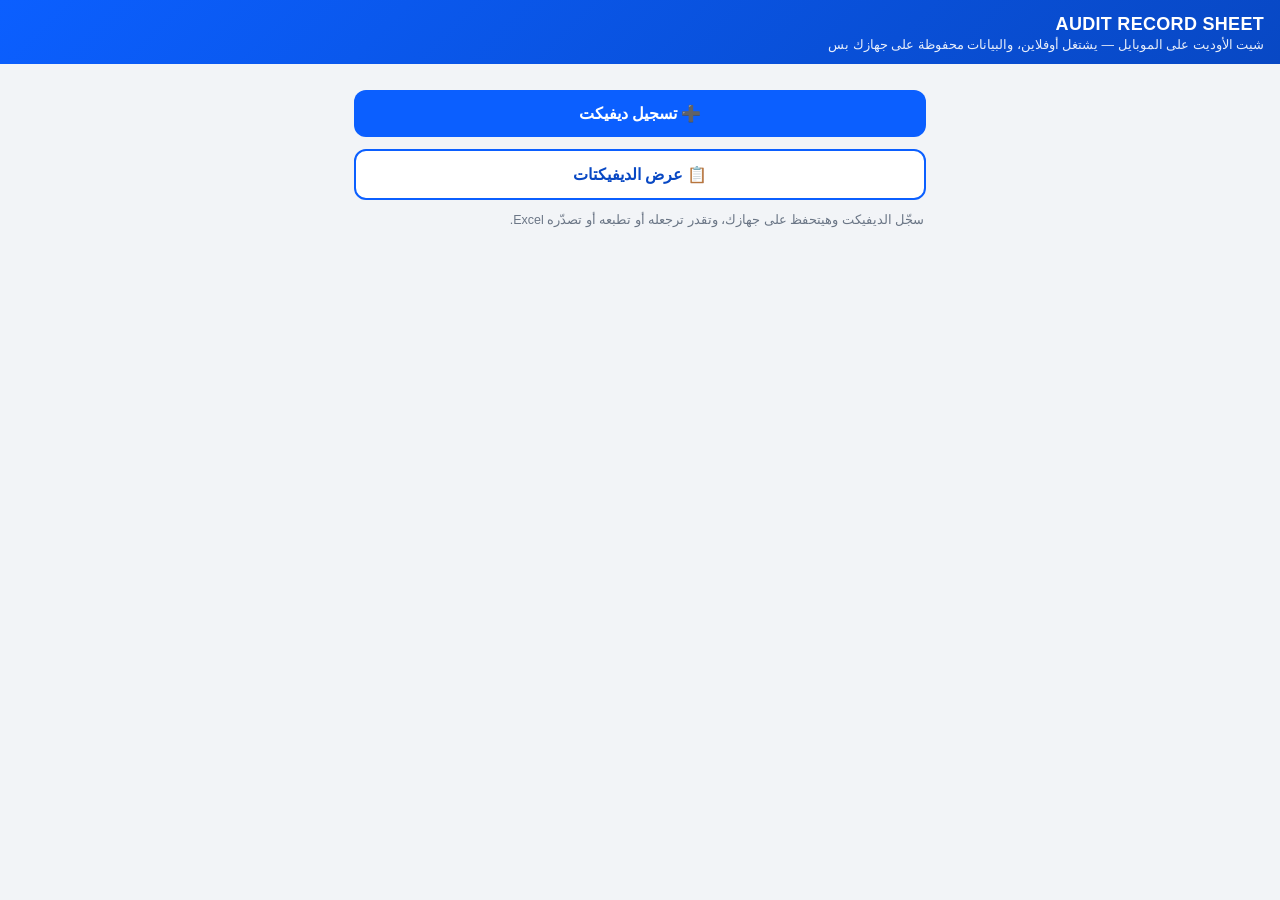
<file: audit-x7k2p9/2-index.html>
<!DOCTYPE html>
<html lang="ar" dir="rtl">
<head>
<meta charset="UTF-8">
<meta name="viewport" content="width=device-width, initial-scale=1, maximum-scale=1, user-scalable=no">
<meta name="robots" content="noindex,nofollow">
<meta name="theme-color" content="#0b5fff">
<link rel="manifest" href="manifest.webmanifest">
<link rel="apple-touch-icon" href="icon-512.png">
<meta name="apple-mobile-web-app-capable" content="yes">
<meta name="mobile-web-app-capable" content="yes">
<title>Audit Record Sheet</title>
<style>
  :root{
    --bg:#f2f4f7; --card:#fff; --ink:#1a2332; --muted:#6b7686;
    --blue:#0b5fff; --blue-d:#0848c4; --red:#d92d20; --green:#12805c; --line:#e3e8ef;
  }
  *{box-sizing:border-box; -webkit-tap-highlight-color:transparent;}
  html,body{margin:0;padding:0;background:var(--bg);color:var(--ink);
    font-family:-apple-system,"Segoe UI",Tahoma,Arial,sans-serif;font-size:16px;}
  header{background:linear-gradient(135deg,#0b5fff,#0848c4);color:#fff;padding:14px 16px 12px;}
  header h1{margin:0;font-size:18px;font-weight:800;letter-spacing:.3px;}
  header .sub{margin-top:2px;font-size:12.5px;opacity:.9;}
  header .back{background:rgba(255,255,255,.18);border:none;color:#fff;font-size:13px;font-weight:700;
    padding:6px 12px;border-radius:8px;cursor:pointer;margin-bottom:8px;font-family:inherit;}
  main{padding:14px;max-width:600px;margin:0 auto 90px;}
  .card{background:var(--card);border:1px solid var(--line);border-radius:14px;padding:14px;margin-bottom:14px;
    box-shadow:0 1px 3px rgba(16,24,40,.05);}
  .card h2{margin:0 0 4px;font-size:15px;color:var(--blue-d);}
  .card .hsub{font-size:12px;color:var(--muted);margin-bottom:8px;}
  label{display:block;font-size:12.5px;font-weight:800;color:#344054;margin:11px 0 4px;}
  label .ar{font-weight:400;color:var(--muted);font-size:11.5px;}
  input[type=text],input[type=date],input[type=time],input[type=number],select,textarea{
    width:100%;padding:10px 11px;font-size:16px;border:1.5px solid #cfd6e0;border-radius:10px;
    background:#fff;color:var(--ink);font-family:inherit;}
  input:focus,select:focus,textarea:focus{outline:none;border-color:var(--blue);box-shadow:0 0 0 3px rgba(11,95,255,.12);}
  textarea{min-height:64px;resize:vertical;}
  input[data-f=ident],input[data-f=harness],input[data-f=code],input[data-f=firstOff],input[data-f=lastOff],input[data-f=yc],input[data-f=qty],input[data-f=total]{direction:ltr;text-align:right;}
  .g2{display:grid;grid-template-columns:1fr 1fr;gap:0 10px;}
  .g3{display:grid;grid-template-columns:1fr 1fr 1fr;gap:0 10px;}
  .seg{display:flex;gap:8px;}
  .seg button{flex:1;padding:10px 0;font-size:14.5px;font-weight:800;border-radius:10px;cursor:pointer;
    border:1.5px solid #cfd6e0;background:#fff;color:var(--muted);font-family:inherit;}
  .seg button.on-yes{background:#fef3f2;border-color:var(--red);color:var(--red);}
  .seg button.on-no{background:#ecfdf3;border-color:var(--green);color:var(--green);}
  .btn{display:block;width:100%;padding:14px;font-size:16px;font-weight:800;border:none;border-radius:12px;
    cursor:pointer;font-family:inherit;margin-top:12px;}
  .btn-blue{background:var(--blue);color:#fff;}
  .btn-blue:active{background:var(--blue-d);}
  .btn-ghost{background:#fff;color:var(--blue);border:1.5px solid var(--blue);}
  .btn-add{background:#eff4ff;color:var(--blue);border:1.5px dashed var(--blue);padding:11px;font-size:14.5px;}
  .mini{font-size:12.5px;color:var(--muted);margin-top:6px;line-height:1.7;}
  /* defect card */
  .def{border:1.5px solid #dbe2ec;border-radius:12px;padding:10px;margin-top:12px;background:#fbfcfe;}
  .def .dhead{display:flex;justify-content:space-between;align-items:center;margin-bottom:2px;}
  .def .dhead b{font-size:14px;color:var(--blue-d);}
  .def .rm{border:none;background:none;color:var(--red);font-size:12.5px;font-weight:800;cursor:pointer;font-family:inherit;}
  /* signature */
  #sigWrap{border:1.5px dashed #aab4c3;border-radius:10px;background:#fbfcfe;position:relative;}
  #sigCanvas{display:block;width:100%;height:150px;touch-action:none;border-radius:10px;}
  #sigClear{position:absolute;top:6px;left:6px;font-size:12px;padding:5px 10px;border-radius:8px;
    border:1px solid #cfd6e0;background:#fff;color:var(--muted);cursor:pointer;font-family:inherit;}
  /* sheets list */
  .rec{background:#fff;border:1px solid var(--line);border-radius:12px;padding:12px;margin-bottom:10px;}
  .rec .top{display:flex;justify-content:space-between;align-items:center;gap:8px;}
  .rec .name{font-weight:800;font-size:15px;}
  .rec .meta{font-size:12.5px;color:var(--muted);margin-top:3px;line-height:1.7;}
  .badge{font-size:11.5px;font-weight:800;padding:3px 10px;border-radius:20px;white-space:nowrap;
    background:#eff4ff;color:var(--blue);border:1px solid #b9ccff;}
  .rec .acts{display:flex;gap:8px;margin-top:10px;}
  .rec .acts button{flex:1;padding:9px 0;font-size:13.5px;font-weight:700;border-radius:9px;cursor:pointer;
    border:1.5px solid #cfd6e0;background:#fff;color:#344054;font-family:inherit;}
  .rec .acts button.pr{color:var(--blue);border-color:var(--blue);}
  .rec .acts button.del{color:var(--red);border-color:#f4b6ae;flex:.6;}
  .empty{text-align:center;color:var(--muted);padding:36px 20px;font-size:14.5px;line-height:2;}
  .empty .big{font-size:42px;}
  /* photo buttons + previews */
  .phBtns{display:flex;gap:8px;margin-top:6px;}
  .phBtns button{flex:1;padding:9px 0;font-size:13px;font-weight:800;border-radius:9px;cursor:pointer;
    border:1.5px dashed var(--blue);background:#fbfcfe;color:var(--blue);font-family:inherit;}
  .phPrev{display:none;margin-top:8px;max-width:100%;max-height:160px;border-radius:10px;border:1px solid var(--line);}
  /* QR modal */
  #qrModal{display:none;position:fixed;inset:0;background:rgba(0,0,0,.92);z-index:100;
    flex-direction:column;align-items:center;justify-content:center;padding:16px;}
  #qrModal video{width:100%;max-width:420px;border-radius:12px;background:#000;}
  #qrModal .qmTxt{color:#fff;font-size:14px;margin:12px 0;text-align:center;line-height:1.7;}
  #qrModal button{padding:12px 30px;font-size:15px;font-weight:800;border:none;border-radius:10px;
    background:#fff;color:#101828;cursor:pointer;font-family:inherit;}
  #toast{position:fixed;bottom:24px;right:50%;transform:translateX(50%);background:#101828;color:#fff;
    padding:12px 22px;border-radius:30px;font-size:14.5px;font-weight:700;opacity:0;pointer-events:none;
    transition:opacity .25s;z-index:99;white-space:nowrap;}
  .hidden{display:none !important;}
  /* ===== print ===== */
  #printSheet{display:none;}
  @media print{
    @page{size:A4 landscape;margin:8mm;}
    body *{visibility:hidden;}
    #printSheet,#printSheet *{visibility:visible;}
    #printSheet{display:block;position:absolute;top:0;right:0;left:0;
      font-family:Arial,Tahoma,sans-serif;color:#000;direction:ltr;}
    #printSheet .ptitle{text-align:center;font-size:17px;font-weight:800;margin:0 0 6px;letter-spacing:1px;}
    #printSheet table{width:100%;border-collapse:collapse;font-size:10.5px;}
    #printSheet th,#printSheet td{border:1px solid #333;padding:3px 5px;text-align:center;vertical-align:middle;}
    #printSheet .hdr td{text-align:left;font-weight:700;}
    #printSheet .hdr span{font-weight:400;}
    #printSheet .sec{font-size:9.5px;font-weight:800;background:#eee;}
    #printSheet .foot td{text-align:left;font-size:10.5px;border:1px solid #333;}
    #printSheet .sigImg{max-height:55px;max-width:150px;}
    #printSheet .note{font-size:8.5px;margin-top:4px;color:#222;}
  }
</style>
</head>
<body>

<header>
  <div id="hdrBack" class="hidden"><button class="back" onclick="goHome()">→ رجوع</button></div>
  <h1>AUDIT RECORD SHEET</h1>
  <div class="sub">شيت الأوديت على الموبايل — يشتغل أوفلاين، والبيانات محفوظة على جهازك بس</div>
</header>

<main>
<!-- ================= HOME ================= -->
<section id="secHome">
  <button class="btn btn-blue" onclick="newSheet()">➕ تسجيل ديفيكت</button>
  <button class="btn btn-blue" style="background:#fff;color:var(--blue-d);border:2px solid var(--blue)" onclick="goView()">📋 عرض الديفيكتات</button>
  <div class="mini" style="margin:10px 2px">سجّل الديفيكت وهيتحفظ على جهازك، وتقدر ترجعله أو تطبعه أو تصدّره Excel.</div>
</section>

<!-- ================= LIST ================= -->
<section id="secView" class="hidden">
  <input type="search" id="qSearch" placeholder="🔍 بحث بالتاريخ أو خط الإنتاج أو كود الضفيرة" oninput="renderList(this.value)">
  <div id="sheetList"></div>
</section>

<!-- ================= EDITOR ================= -->
<section id="secEdit" class="hidden">

  <div class="card">
    <h2>بيانات رأس الورقة</h2>
    <div class="hsub">نفس الخانات اللي فوق في الورقة الورقية</div>
    <div class="g3">
      <div><label>DATE <span class="ar">تاريخ النهاردة — تلقائي</span></label><input type="date" id="hDate" readonly style="background:#f4f6f9;color:#6b7686"></div>
      <div><label>SHIFT <span class="ar">الوردية</span></label>
        <select id="hShift"><option>First</option><option>Second</option><option>Third</option></select></div>
      <div><label>TEAM <span class="ar">الفريق</span></label>
        <select id="hTeam"><option>A</option><option>B</option><option>C</option></select></div>
    </div>
    <div class="g3">
      <div><label>WEEK <span class="ar">الأسبوع (بيتسجل لوحده)</span></label><input type="number" id="hWeek" min="1" max="53"></div>
      <div><label>STATION <span class="ar">المحطة</span></label><select id="hStation"><option>1st</option><option>2nd</option><option>3rd</option><option>Fire wall</option></select></div>
    </div>
    <div class="g2">
      <div><label>FACTORY <span class="ar">المصنع — ثابت</span></label><input type="text" id="hFactory" value="SWS" readonly style="background:#f4f6f9;color:#6b7686"></div>
      <div><label>AUDIT LEVEL % <span class="ar">ثابتة</span></label><input type="number" id="hLevel" value="100" readonly style="background:#f4f6f9;color:#6b7686"></div>
    </div>
    <datalist id="dlLine"></datalist>
    <div class="g2">
      <div><label>PRODUCT NUMBER <span class="ar">رقم المنتج</span></label><input type="text" id="hProduct"></div>
      <div><label>PRODUCTION LINE <span class="ar">خط الإنتاج</span></label><input type="text" id="hLine" list="dlLine" autocomplete="off"></div>
    </div>
  </div>

  <div class="card">
    <h2>العيوب</h2>
    
    <div id="defRows"></div>
  </div>

  <div class="card">
    <h2>الختامية</h2>
    <label>TEMPORARY CHECKING ACTION <span class="ar">الإجراء المؤقت اللي اتاخد</span></label>
    <textarea id="fTempAction"></textarea>
    <div class="g3">
      <div><label>STARTING TIME <span class="ar">بداية الفحص</span></label><input type="time" id="fStart"></div>
      <div><label>ENDING TIME <span class="ar">نهاية الفحص</span></label><input type="time" id="fEnd"></div>
      <div><label>QUANTITY CHECKED <span class="ar">الكمية</span></label><input type="number" id="fQty" min="0"></div>
    </div>
    <label>AUDITOR ID <span class="ar">كود المدقق</span></label>
    <input type="text" id="fAuditorId">
    <label>AUDITOR SIGNATURE <span class="ar">امضِ بصباعك هنا</span></label>
    <div id="sigWrap">
      <canvas id="sigCanvas"></canvas>
      <button type="button" id="sigClear" onclick="clearSig()">مسح</button>
    </div>

    <button class="btn btn-blue" onclick="saveSheet()">💾 حفظ الديفيكت</button>
    <button class="btn btn-ghost" onclick="goHome()">إلغاء ورجوع</button>
  </div>
</section>
</main>

<div id="qrModal"><video id="qrVideo" playsinline muted></video>
  <div class="qmTxt">وجّه الكاميرا على ليبل الضفيرة...<br>لو الكاميرا مش راضية، هنفتح تصوير الليبل العادي</div>
  <button type="button" onclick="closeQR()">إلغاء</button></div>
<div id="toast"></div>
<div id="printSheet"></div>

<script>
"use strict";
const LS='ars_sheets_v1', LS_CODES='ars_codes_v1';
let editId=null, sigDirty=false;

const $=id=>document.getElementById(id);
const esc=s=>String(s==null?'':s).replace(/[&<>"']/g,c=>({'&':'&amp;','<':'&lt;','>':'&gt;','"':'&quot;',"'":'&#39;'}[c]));
function toast(m){const t=$('toast');t.textContent=m;t.style.opacity=1;setTimeout(()=>t.style.opacity=0,2200);}
function loadSheets(){try{return JSON.parse(localStorage.getItem(LS))||[]}catch(e){return[]}}
function saveSheets(s){localStorage.setItem(LS,JSON.stringify(s));}
function loadCodes(){try{return JSON.parse(localStorage.getItem(LS_CODES))||[]}catch(e){return[]}}
function todayStr(){const d=new Date();d.setMinutes(d.getMinutes()-d.getTimezoneOffset());return d.toISOString().slice(0,10);}
function fmtD(v){if(!v)return '—';const d=new Date(v+'T00:00:00');return isNaN(d)?v:d.toLocaleDateString('ar-EG',{dateStyle:'medium'});}
function isoWeek(dateStr){const d=new Date(dateStr+'T00:00:00');if(isNaN(d))return '';
  d.setHours(0,0,0,0);d.setDate(d.getDate()+3-((d.getDay()+6)%7));
  const w1=new Date(d.getFullYear(),0,4);
  return 1+Math.round(((d-w1)/86400000-3+((w1.getDay()+6)%7))/7);}

/* ---------- navigation ---------- */
function goHome(){editId=null;$('secEdit').classList.add('hidden');$('secView').classList.add('hidden');$('secHome').classList.remove('hidden');
  $('hdrBack').classList.add('hidden');window.scrollTo(0,0);}
function goView(){$('secHome').classList.add('hidden');$('secEdit').classList.add('hidden');$('secView').classList.remove('hidden');
  $('hdrBack').classList.remove('hidden');renderList($('qSearch').value);window.scrollTo(0,0);}
function goEdit(){$('secHome').classList.add('hidden');$('secView').classList.add('hidden');$('secEdit').classList.remove('hidden');
  $('hdrBack').classList.remove('hidden');window.scrollTo(0,0);setTimeout(sizeSig,120);}

/* ---------- defect rows ---------- */
function yesNoSeg(name,val){
  return `<div class="seg" data-f="${name}">
    <button type="button" data-v="yes" class="${val==='yes'?'on-yes':''}" onclick="segPick(this)">Yes</button>
    <button type="button" data-v="no" class="${val==='no'?'on-no':''}" onclick="segPick(this)">No</button>
  </div><input type="hidden" data-h="${name}" value="${val||''}">`;
}
function segPick(btn){const w=btn.parentElement;
  [...w.children].forEach(b=>b.className='');
  btn.className=btn.dataset.v==='yes'?'on-yes':'on-no';
  w.parentElement.querySelector(`input[data-h="${w.dataset.f}"]`).value=btn.dataset.v;}
function getList(k){try{const l=JSON.parse(localStorage.getItem('ars_lists_v1'))||{};return l[k]||[]}catch(e){return[]}}
function addToList(k,v){if(!v)return;const l=JSON.parse(localStorage.getItem('ars_lists_v1'))||{};l[k]=l[k]||[];
  if(!l[k].includes(v)){l[k].push(v);localStorage.setItem('ars_lists_v1',JSON.stringify(l));}}
function renderPicklists(){$('dlLine').innerHTML=getList('line').map(v=>`<option value="${esc(v)}">`).join('');}
function codesDatalist(){return `<datalist id="dlCodes">${loadCodes().map(c=>`<option value="${esc(c)}">`).join('')}</datalist>`;}
function addDef(d){
  d=d||{};
  const n=$('defRows').children.length+1;
  const div=document.createElement('div');div.className='def';
  div.innerHTML=`
    <div class="dhead"><b>الديفيكت</b></div>
    <input type="hidden" data-f="date" value="${d.date||''}">
    <label>HARNESS CODE <span class="ar">كود الضفيرة</span></label><input type="text" data-f="harness" value="${esc(d.harness||'')}">
    <label>ELECTRICAL TEST / TORQUE TEST <span class="ar">نوع الاختبار</span></label>
    <select data-f="testType">
      <option value="">—</option>
      <option ${d.testType==='Electrical'?'selected':''}>Electrical</option>
      <option ${d.testType==='Torque'?'selected':''}>Torque</option>
    </select>
    <div class="g2">
      <div><label>TEST DATE <span class="ar">تاريخ الاختبار</span></label><input type="date" data-f="testDate" value="${d.testDate||''}"></div>
      <div><label>HARNESS IDENT NO. <span class="ar">آخر 12 رقم</span></label><input type="text" data-f="ident" maxlength="12" value="${esc(d.ident||'')}"></div>
    </div>
    <div class="phBtns">
      <button type="button" data-act="scan">▣ مسح QR من الليبل</button>
      <button type="button" data-act="label">📷 تصوير الليبل</button>
    </div>
    <img class="phPrev" data-pv="label" alt="">
    <label>صورة العيب قبل الإصلاح <span class="ar">(اختياري)</span></label>
    <div class="phBtns"><button type="button" data-act="defect">📷 تصوير العيب</button></div>
    <img class="phPrev" data-pv="defect" alt="">
    <div class="g2">
      <div><label>DEFECT CODE <span class="ar">كود العيب</span></label><input type="text" data-f="code" list="dlCodes" value="${esc(d.code||'')}"></div>
      <div><label>YELLOW CARD SERIAL NO <span class="ar">رقم الكارت الأصفر</span></label><input type="text" data-f="yc" value="${esc(d.yc||'')}"></div>
    </div>
    <label>DEFECT DESCRIPTION <span class="ar">وصف العيب</span></label>
    <textarea data-f="desc">${esc(d.desc||'')}</textarea>
    <div class="g2">
      <div><label>CZCF <span class="ar">نعم / لا</span></label>${yesNoSeg('czcf',d.czcf)}</div>
      <div><label>4M CHANGES <span class="ar">نعم / لا</span></label>${yesNoSeg('fourM',d.fourM)}</div>
    </div>
    <div class="g2">
      <div><label>OPERATOR SIGNATURE <span class="ar">اسم الأوبريتور</span></label><input type="text" data-f="opSign" value="${esc(d.opSign||'')}"></div>
      <div><label>TEAM LEADER / LEADING OP <span class="ar">اسم التيم ليدر</span></label><input type="text" data-f="tlSign" value="${esc(d.tlSign||'')}"></div>
    </div>`;
  $('defRows').appendChild(div);
  if(!$('dlCodes')){const w=document.createElement('div');w.innerHTML=codesDatalist();document.body.appendChild(w.firstChild);}
  div._labelImg=d.labelImg||null; div._defectImg=d.defectImg||null;
  if(d.labelImg){const p=div.querySelector('[data-pv=label]');p.src=d.labelImg;p.style.display='block';}
  if(d.defectImg){const p=div.querySelector('[data-pv=defect]');p.src=d.defectImg;p.style.display='block';}
  div.querySelector('[data-act=scan]').addEventListener('click',()=>scanQR(div));
  div.querySelector('[data-act=label]').addEventListener('click',()=>pickPhoto(div,'label'));
  div.querySelector('[data-act=defect]').addEventListener('click',()=>pickPhoto(div,'defect'));
}

/* ---------- photos + QR ---------- */
function compressImg(file,cb){
  const r=new FileReader();
  r.onload=()=>{const img=new Image();
    img.onload=()=>{const max=750,sc=Math.min(1,max/Math.max(img.width,img.height));
      const c=document.createElement('canvas');c.width=Math.round(img.width*sc);c.height=Math.round(img.height*sc);
      c.getContext('2d').drawImage(img,0,0,c.width,c.height);
      cb(c.toDataURL('image/jpeg',.68),img);};
    img.src=r.result;};
  r.readAsDataURL(file);
}
/* Parse harness label string like 82146-F4K9264Y0163261125074040
   positions (after stripping non-alphanumerics):
   0-4 Toyota code (ignore) | 5-12 harness code | 13-15 level (ignore)
   16 line digit (1/2/3) | 17-22 date yymmdd | 23-28 time hhmmss */
function parseLabel(raw){
  const s=String(raw||'').replace(/[^A-Za-z0-9]/g,'');
  if(s.length<29)return null;
  const dt=s.slice(17,23), tm=s.slice(23,29);
  return {
    harness:s.slice(5,13),
    line:s.slice(16,17),
    date:'20'+dt.slice(0,2)+'-'+dt.slice(2,4)+'-'+dt.slice(4,6),
    time:tm.slice(0,2)+':'+tm.slice(2,4)+':'+tm.slice(4,6),
    ident12:dt+tm
  };
}
function fillFromLabel(card,raw){
  const p=parseLabel(raw);
  if(!p)return false;
  card.querySelector('[data-f=harness]').value=p.harness;
  card.querySelector('[data-f=ident]').value=p.ident12;
  if(p.line>='1'&&p.line<='3')$('hLine').value='Crosson '+p.line;
  return true;
}
function pickPhoto(card,kind){
  const inp=document.createElement('input');inp.type='file';inp.accept='image/*';inp.capture='environment';
  inp.onchange=()=>{const f=inp.files[0];if(!f)return;
    compressImg(f,(data,img)=>{
      if(kind==='label'){
        card._labelImg=data;
        const p=card.querySelector('[data-pv=label]');p.src=data;p.style.display='block';
        toast('صورة الليبل اتحفظت ✓');
        // try reading QR/barcode from the photo
        if('BarcodeDetector' in window){
          new BarcodeDetector({formats:['qr_code','code_128','code_39','data_matrix','ean_13']}).detect(img)
            .then(codes=>{if(codes&&codes[0]){
              if(!fillFromLabel(card,codes[0].rawValue)){
                card.querySelector('[data-f=ident]').value=codes[0].rawValue.replace(/\D/g,'').slice(-12)||codes[0].rawValue;}
              toast('اتقرأ الكود من الليبل ✓');}}).catch(()=>{});
        }
      }else{
        card._defectImg=data;
        const p=card.querySelector('[data-pv=defect]');p.src=data;p.style.display='block';
        toast('صورة العيب اتحفظت ✓');
      }});};
  inp.click();
}
let qrStream=null,qrCard=null;
async function scanQR(card){
  qrCard=card;
  if(!('BarcodeDetector' in window)||!navigator.mediaDevices?.getUserMedia){pickPhoto(card,'label');return;}
  try{qrStream=await navigator.mediaDevices.getUserMedia({video:{facingMode:'environment'}});}
  catch(e){pickPhoto(card,'label');return;}
  const m=$('qrModal');m.style.display='flex';
  const v=$('qrVideo');v.srcObject=qrStream;await v.play();
  const det=new BarcodeDetector({formats:['qr_code','code_128','code_39','data_matrix','ean_13']});
  const tick=async()=>{
    if(!qrStream)return;
    try{const codes=await det.detect(v);
      if(codes&&codes[0]){
        const raw=codes[0].rawValue;
        if(!fillFromLabel(card,raw)){
          card.querySelector('[data-f=ident]').value=raw.replace(/\D/g,'').slice(-12)||raw;}
        toast('اتقرأ الـ QR ✓');closeQR();
        // also snap a photo of the label from the video
        const c=document.createElement('canvas');c.width=v.videoWidth;c.height=v.videoHeight;
        c.getContext('2d').drawImage(v,0,0);
        const img=new Image();
        img.onload=()=>{const max=750,sc=Math.min(1,max/Math.max(img.width,img.height));
          const c2=document.createElement('canvas');c2.width=Math.round(img.width*sc);c2.height=Math.round(img.height*sc);
          c2.getContext('2d').drawImage(img,0,0,c2.width,c2.height);
          card._labelImg=c2.toDataURL('image/jpeg',.68);
          const p=card.querySelector('[data-pv=label]');p.src=card._labelImg;p.style.display='block';};
        img.src=c.toDataURL('image/png');
        return;}
    }catch(e){}
    requestAnimationFrame(tick);
  };
  tick();
}
function closeQR(){$('qrModal').style.display='none';
  if(qrStream){qrStream.getTracks().forEach(t=>t.stop());qrStream=null;}}

/* ---------- signature ---------- */
const cv=$('sigCanvas'),ctx=cv.getContext('2d');let drawing=false;
function sizeSig(){const w=$('sigWrap').clientWidth;if(!w)return;
  const d=sigDirty?cv.toDataURL():null;
  cv.width=w;cv.height=150;ctx.lineWidth=2.4;ctx.lineCap='round';ctx.strokeStyle='#101828';
  if(d){const i=new Image();i.onload=()=>ctx.drawImage(i,0,0,cv.width,cv.height);i.src=d;}}
window.addEventListener('resize',sizeSig);
function sigPos(e){const r=cv.getBoundingClientRect(),p=e.touches?e.touches[0]:e;return{x:p.clientX-r.left,y:p.clientY-r.top};}
function sigStart(e){e.preventDefault();drawing=true;sigDirty=true;const{x,y}=sigPos(e);ctx.beginPath();ctx.moveTo(x,y);}
function sigMove(e){if(!drawing)return;e.preventDefault();const{x,y}=sigPos(e);ctx.lineTo(x,y);ctx.stroke();}
['mousedown','touchstart'].forEach(ev=>cv.addEventListener(ev,sigStart,{passive:false}));
['mousemove','touchmove'].forEach(ev=>cv.addEventListener(ev,sigMove,{passive:false}));
['mouseup','mouseleave','touchend'].forEach(ev=>cv.addEventListener(ev,()=>drawing=false));
function clearSig(){ctx.clearRect(0,0,cv.width,cv.height);sigDirty=false;}

/* ---------- collect / fill ---------- */
function collect(){
  const defects=[...$('defRows').children].map(c=>{
    const g=f=>c.querySelector(`[data-f="${f}"]`)?.value.trim()||'';
    const h=f=>c.querySelector(`input[data-h="${f}"]`)?.value||'';
    return{date:g('date'),harness:g('harness'),testType:g('testType'),testDate:g('testDate'),ident:g('ident'),
      code:g('code'),yc:g('yc'),desc:g('desc'),czcf:h('czcf'),fourM:h('fourM'),opSign:g('opSign'),tlSign:g('tlSign'),
      labelImg:c._labelImg||null,defectImg:c._defectImg||null};
  });
  return{
    id:editId||('s'+Date.now()),
    date:$('hDate').value,shift:$('hShift').value,team:$('hTeam').value,week:$('hWeek').value,
    station:$('hStation').value.trim(),noDef:defects.length,factory:$('hFactory').value.trim(),
    level:$('hLevel').value,product:$('hProduct').value.trim(),line:$('hLine').value.trim(),
    defects,
    tempAction:$('fTempAction').value.trim(),start:$('fStart').value,end:$('fEnd').value,
    qty:$('fQty').value,auditorId:$('fAuditorId').value.trim(),
    auditorSig:sigDirty?cv.toDataURL('image/png'):null,
    updatedAt:new Date().toISOString()
  };
}
function fill(s){
  editId=s.id;
  $('hDate').value=s.date||todayStr();$('hShift').value=s.shift||'A';$('hTeam').value=s.team||'A';
  $('hWeek').value=s.week||'';$('hStation').value=s.station||'';$('hFactory').value=s.factory||'';
  $('hLevel').value=s.level||100;$('hProduct').value=s.product||'';$('hLine').value=s.line||'';
  $('defRows').innerHTML='';(s.defects&&s.defects.length?s.defects:[{}]).forEach(addDef);
  $('fTempAction').value=s.tempAction||'';$('fStart').value=s.start||'';$('fEnd').value=s.end||'';
  $('fQty').value=s.qty||'';$('fAuditorId').value=s.auditorId||'';
  clearSig();if(s.auditorSig){setTimeout(()=>{const i=new Image();i.onload=()=>{ctx.drawImage(i,0,0,cv.width,cv.height);sigDirty=true;};i.src=s.auditorSig;},200);}
}

/* ---------- save / list ---------- */
function saveSheet(){
  const s=collect();
  if(!s.date){toast('اختار التاريخ الأول');return;}
  addToList('line',s.line);renderPicklists();
  if(!s.defects.length){toast('سجّل عيب واحد على الأقل');return;}
  // remember defect codes
  const codes=loadCodes();let ch=false;
  s.defects.forEach(d=>{if(d.code&&!codes.includes(d.code)){codes.push(d.code);ch=true;}});
  if(ch)localStorage.setItem(LS_CODES,JSON.stringify(codes));
  const all=loadSheets();const i=all.findIndex(x=>x.id===s.id);
  if(i>=0){s.createdAt=all[i].createdAt;if(!s.auditorSig)s.auditorSig=all[i].auditorSig;all[i]=s;}
  else{s.createdAt=s.updatedAt;all.unshift(s);}
  try{saveSheets(all);}catch(e){toast('مساحة التخزين مليانة');return;}
  toast('الديفيكت اتحفظ ✓');goView();
}
function renderList(q){
  const all=loadSheets();
  q=(q||'').trim().toLowerCase();
  const f=all.filter(s=>{if(!q)return true;
    return (s.date||'').includes(q)||fmtD(s.date).toLowerCase().includes(q)||(s.line||'').toLowerCase().includes(q)
      ||(s.station||'').toLowerCase().includes(q)||(s.product||'').toLowerCase().includes(q)
      ||(s.defects||[]).some(d=>(d.harness||'').toLowerCase().includes(q)||(d.code||'').toLowerCase().includes(q)||(d.ident||'').includes(q));});
  if(!f.length){$('sheetList').innerHTML='<div class="empty"><div class="big">📋</div>مفيش ديفيكتس مطابقة.<br>سجّل ديفيكت جديد من زرار "تسجيل ديفيكت".</div>';return;}
  $('sheetList').innerHTML=f.map(s=>`
    <div class="rec">
      <div class="top">
        <div class="name">${fmtD(s.date)} — Shift ${esc(s.shift)}</div>
        <span class="badge">${(s.defects&&s.defects[0]&&s.defects[0].code)?esc(s.defects[0].code):((s.defects&&s.defects.length)||1)+' عيب'}</span>
      </div>
      <div class="meta">
        ${s.line?'Line: '+esc(s.line)+' • ':''}${s.station?'Station: '+esc(s.station)+' • ':''}Team ${esc(s.team)}
        ${s.product?'<br>Product: '+esc(s.product):''}
      </div>
      <div class="acts">
        <button class="pr" onclick="printSheet('${s.id}')">🖨️ طباعة</button>
        <button class="pr" onclick="csvSheet('${s.id}')">⬇️ Excel</button>
        <button onclick="editSheet('${s.id}')">✏️ فتح</button>
        <button class="del" onclick="delSheet('${s.id}')">🗑️</button>
      </div>
    </div>`).join('');
}
function newSheet(){editId=null;
  $('hDate').value=todayStr();$('hWeek').value=isoWeek(todayStr());
  $('hShift').selectedIndex=0;$('hTeam').selectedIndex=0;$('hStation').selectedIndex=0;
  ['hStation','hProduct','hLine','fTempAction','fAuditorId'].forEach(id=>$(id).value='');
  $('hLevel').value=100;$('hFactory').value='SWS';$('fStart').value='';$('fEnd').value='';$('fQty').value='';
  $('defRows').innerHTML='';addDef();
  clearSig();goEdit();
}
function editSheet(id){const s=loadSheets().find(x=>x.id===id);if(!s)return;fill(s);goEdit();}
function delSheet(id){if(!confirm('متأكد إنك عايز تمسح الورقة دي؟'))return;
  saveSheets(loadSheets().filter(s=>s.id!==id));renderList();toast('اتمسحت ✓');}

/* ---------- CSV ---------- */
function csvCell(v){v=String(v==null?'':v);return /[",\n]/.test(v)?'"'+v.replace(/"/g,'""')+'"':v;}
function csvSheet(id){
  const s=loadSheets().find(x=>x.id===id);if(!s)return;
  const head=['DATE','SHIFT','WEEK','TEAM','STATION','FACTORY','AUDIT LEVEL %','PRODUCT NUMBER','PRODUCTION LINE',
    'DEFECT DATE','HARNESS CODE','TEST TYPE','TEST DATE','HARNESS IDENT NO (LAST 12)','DEFECT CODE','DEFECT DESCRIPTION',
    'YELLOW CARD SERIAL NO','CZCF','OPERATOR SIGNATURE','4M CHANGES','TEAM LEADER/LEADING OP'];
  const rows=s.defects.map(d=>[s.date,s.shift,s.week,s.team,s.station,s.factory,s.level,s.product,s.line,
    (d.date||s.date),d.harness,d.testType,d.testDate,d.ident,d.code,d.desc,d.yc,d.czcf,d.opSign,d.fourM,d.tlSign]);
  const csv='\ufeff'+[head,...rows].map(r=>r.map(csvCell).join(',')).join('\r\n');
  const a=document.createElement('a');
  a.href=URL.createObjectURL(new Blob([csv],{type:'text/csv;charset=utf-8'}));
  a.download='AuditRecordSheet_'+s.date+'_Shift'+s.shift+'.csv';
  document.body.appendChild(a);a.click();a.remove();
  toast('اتصدّر ملف Excel ✓');
}

/* ---------- print ---------- */
function printSheet(id){
  const s=loadSheets().find(x=>x.id===id);if(!s)return;
  const hcell=(k,v)=>`<td style="width:12.5%"><b>${k}:</b> <span>${esc(v)||'—'}</span></td>`;
  const emptyDefRows=Math.max(0,8-s.defects.length);
  $('printSheet').innerHTML=`
    <p class="ptitle">AUDIT RECORD SHEET</p>
    <table class="hdr">
      <tr>${hcell('DATE',s.date)}${hcell('SHIFT',s.shift)}${hcell('WEEK',s.week)}${hcell('STATION',s.station)}${hcell('TEAM',s.team)}</tr>
      <tr>${hcell('NO. OF DEFECTS',s.noDef)}${hcell('AUDIT LEVEL %',s.level)}${hcell('PRODUCT NUMBER',s.product)}${hcell('PRODUCTION LINE',s.line)}${hcell('FACTORY',s.factory)}</tr>
    </table>
    <table style="margin-top:6px">
      <tr>
        <th rowspan="2">DATE</th><th rowspan="2">HARNESS<br>CODE</th>
        <th colspan="2">ELECTRICAL TEST DETAILS OR<br>TORQUE TEST DETAILS</th>
        <th rowspan="2">DEFECT<br>CODE</th><th rowspan="2" style="width:18%">DEFECT DESCRIPTION</th>
        <th rowspan="2">YELLOW<br>CARD<br>SERIAL NO</th><th rowspan="2">CZCF<br>Yes/No</th>
        <th rowspan="2">OPERATOR<br>SIGNATURE</th><th rowspan="2">4M<br>CHANGES<br>Yes/No</th>
        <th rowspan="2">TEAM LEADER/<br>LEADING OP<br>SIGNATURE</th>
      </tr>
      <tr><th class="sec">DATE</th><th class="sec">HARNESS IDENT NUMBER**</th></tr>
      ${s.defects.map(d=>`<tr>
        <td>${esc(d.date)||esc(s.date)||'—'}</td><td>${esc(d.harness)}</td><td>${esc(d.testDate)}</td><td>${esc(d.ident)}</td>
        <td>${esc(d.code)}</td><td style="text-align:left">${esc(d.desc)}</td><td>${esc(d.yc)}</td>
        <td>${d.czcf==='yes'?'Yes':d.czcf==='no'?'No':''}</td><td>${esc(d.opSign)}</td>
        <td>${d.fourM==='yes'?'Yes':d.fourM==='no'?'No':''}</td><td>${esc(d.tlSign)}</td></tr>`).join('')}
      ${'<tr><td>&nbsp;</td>'.repeat(0)+'<tr>'+'<td>&nbsp;</td>'.repeat(11)+'</tr>'.repeat(emptyDefRows)}
      <tr><td colspan="11" class="sec" style="text-align:left">ABOVE SECTION TO BE COMPLETED FOR ALL HARNESSES WHICH DO NOT PASS FIRST TIME</td></tr>
    </table>
    <table class="foot" style="margin-top:6px">
      <tr><td colspan="2"><b>Temporary checking action / mark the:</b> ${esc(s.tempAction)||'—'}</td></tr>
      <tr><td><b>Starting time:</b> ${esc(s.start)||'—'} &nbsp;&nbsp; <b>Ending time:</b> ${esc(s.end)||'—'}</td>
          <td><b>Quantity checked:</b> ${esc(s.qty)||'—'}</td></tr>
      <tr><td><b>Auditor signature:</b><br>${s.auditorSig?`<img class="sigImg" src="${s.auditorSig}">`:''}</td>
          <td><b>Auditor ID:</b> ${esc(s.auditorId)||'—'}</td></tr>
    </table>
    ${s.defects.some(d=>d.labelImg||d.defectImg)?`
    <table style="margin-top:6px"><tr><th colspan="2">PHOTOS — صور</th></tr>
      ${s.defects.map((d,i)=>((d.labelImg||d.defectImg)?`<tr>
        <td style="width:22%"><b>عيب ${i+1}</b><br>${esc(d.code)||''}</td>
        <td>${d.labelImg?`<span style="display:inline-block;text-align:center;margin:3px;vertical-align:top"><div style="font-size:9px">LABEL</div><img src="${d.labelImg}" style="max-height:120px;max-width:200px"></span>`:''}${d.defectImg?`<span style="display:inline-block;text-align:center;margin:3px;vertical-align:top"><div style="font-size:9px">DEFECT</div><img src="${d.defectImg}" style="max-height:120px;max-width:200px"></span>`:''}</td>
      </tr>`:'')).join('')}</table>`:''}
    <p class="note">** Enter the serial number of harness, as appropriate &nbsp;&nbsp; *** Record for harnesses where use determined to check torque force</p>`;
  window.print();
}

/* ---------- week auto ---------- */
$('hDate').addEventListener('change',()=>{$('hWeek').value=isoWeek($('hDate').value);});

/* ---------- init ---------- */
if(!getList('line').length)addToList('line','5E CIVIC LHD');
renderPicklists();
goHome();
if(location.hash.indexOf('#demo')===0){
  localStorage.removeItem(LS);
  const mkImg=(txt,bg)=>{const c=document.createElement('canvas');c.width=320;c.height=200;
    const x=c.getContext('2d');x.fillStyle=bg;x.fillRect(0,0,320,200);
    x.fillStyle='#fff';x.font='bold 26px Arial';x.textAlign='center';x.fillText(txt,160,110);
    return c.toDataURL('image/jpeg',.7);};
  const demo={id:'sDemo',date:todayStr(),shift:'Second',team:'A',week:isoWeek(todayStr()),station:'2nd',noDef:2,
    factory:'SWS',level:100,product:'82146',line:'5E CIVIC LHD',
    defects:[
      {date:todayStr(),harness:'HC-2211',testType:'Electrical',testDate:todayStr(),ident:'001122334455',code:'E-04',desc:'Terminal not locked / ترمينال مش متقفل',yc:'YC-102',czcf:'yes',opSign:'M. Samy',fourM:'no',tlSign:'A. Fathy',labelImg:mkImg('LABEL 001122334455','#333'),defectImg:mkImg('DEFECT PHOTO','#7a2015')}],
    tempAction:'100% re-check on line',start:'15:00',end:'23:00',qty:'66',auditorId:'3266',auditorSig:null,
    createdAt:new Date().toISOString(),updatedAt:new Date().toISOString()};
  saveSheets([demo]);
  goView();
  if(location.hash==='#demo-edit')fill(demo),goEdit();
  if(location.hash==='#demo-print')printSheet('sDemo');
}
</script>
<script>if("serviceWorker" in navigator){navigator.serviceWorker.register("sw.js").catch(()=>{});}</script>
</body>
</html>
</file>
<file: style.css>
:root {
    --teal: #0f766e;
    --teal-soft: #d9eeeb;
    --ink: #26221e;
    --ink-2: #6f6a63;
    --hairline: #e5e1da;
    --page: #faf9f7;
    --sand: #f3f0ea;
}

* { box-sizing: border-box; }

html, body { margin: 0; padding: 0; }

body {
    background: var(--sand);
    color: var(--ink);
    font-family: 'Tajawal', 'Segoe UI', Tahoma, Arial, sans-serif;
    line-height: 1.7;
}

.anj-shell {
    max-width: 680px;
    margin: 0 auto;
    background: var(--page);
    min-height: 100vh;
    padding: 28px 20px 40px;
}

@media (min-width: 768px) {
    .anj-shell { padding: 40px 32px 56px; border-radius: 16px; margin: 24px auto; box-shadow: 0 1px 4px rgba(0,0,0,.06); }
}

.anj-header-title {
    font-size: 34px;
    font-weight: 800;
    margin: 0;
}

.anj-header-logo {
    display: block;
    width: min(320px, 70vw);
    height: auto;
    margin-inline: auto;
}

.anj-founder {
    text-align: center;
    margin: 4px 0 16px;
}

.anj-founder-frame {
    display: inline-block;
    padding: 3px;
    background: var(--teal);
    border-radius: 14px;
}

.anj-founder-photo {
    display: block;
    width: 56px;
    height: 56px;
    object-fit: cover;
    object-position: center;
    border-radius: 12px;
}

.anj-founder-name {
    font-weight: 800;
    font-size: 18px;
    margin: 8px 0 0;
}

.anj-founder-title {
    font-size: 13px;
    color: var(--teal);
    font-weight: 700;
    margin: 2px 0 0;
}

.anj-founder-second {
    margin: 24px 0 0;
    padding-top: 20px;
    border-top: 1px solid rgba(0,0,0,.08);
}

.anj-founder-fb {
    text-align: center;
    margin: 12px 0 0;
}

.anj-fact {
    color: var(--teal);
    font-weight: 700;
    font-size: 14px;
    margin: 4px 0 0;
}

.anj-intro {
    color: var(--ink);
    font-size: 16px;
    margin: 16px 0 0;
}

.anj-nav {
    display: flex;
    flex-wrap: wrap;
    gap: 20px;
    border-bottom: 1px solid var(--hairline);
    margin-top: 24px;
}

.anj-nav a {
    padding: 10px 0;
    color: var(--ink-2);
    text-decoration: none;
    min-height: 44px;
    display: inline-flex;
    align-items: center;
}

.anj-nav a[aria-current="page"] {
    color: var(--ink);
    box-shadow: inset 0 -2px 0 var(--ink);
    font-weight: 700;
}

.anj-hero {
    margin: 24px 0 0;
    width: 100%;
    border-radius: 12px;
    display: block;
}

.anj-caption {
    color: var(--ink-2);
    font-size: 13px;
    margin: 8px 0 0;
}

.anj-group { margin-top: 40px; }

.anj-label {
    color: var(--ink-2);
    font-size: 13px;
    margin: 0;
}

.anj-heading {
    font-size: 22px;
    font-weight: 800;
    margin: 4px 0 12px;
}

.anj-p { margin: 12px 0; }

.anj-callout {
    border-inline-start: 3px solid var(--teal);
    background: var(--teal-soft);
    padding: 12px 16px;
    border-radius: 8px;
    margin: 12px 0 20px;
}

.anj-callout strong { display: block; margin-bottom: 4px; }

.anj-callout p { margin: 0; font-size: 14px; }

#anj-search {
    width: 100%;
    padding: 12px 16px;
    font-size: 16px;
    font-family: inherit;
    border: 1px solid var(--hairline);
    border-radius: 10px;
    background: #fff;
    color: var(--ink);
    min-height: 48px;
}

#anj-search:focus { outline: 2px solid var(--teal); outline-offset: 1px; }

.anj-chips {
    display: flex;
    flex-wrap: wrap;
    gap: 8px;
    margin: 14px 0 6px;
}

.anj-chip {
    font-family: inherit;
    font-size: 14px;
    padding: 8px 16px;
    min-height: 44px;
    border-radius: 999px;
    border: 1px solid var(--hairline);
    background: #fff;
    color: var(--ink);
    cursor: pointer;
}

.anj-chip.is-active {
    background: var(--teal);
    border-color: var(--teal);
    color: #fff;
    font-weight: 700;
}

.anj-count { color: var(--ink-2); font-size: 13px; margin: 4px 0 0; }

.anj-cards { display: grid; gap: 12px; margin-top: 12px; }

@media (min-width: 768px) { .anj-cards { grid-template-columns: 1fr 1fr; } }

.anj-card {
    border: 1px solid var(--hairline);
    border-radius: 12px;
    padding: 14px 16px;
    display: flex;
    flex-direction: column;
    gap: 6px;
    background: #fff;
}

.anj-card-meta { color: var(--ink-2); font-size: 14px; display: block; }

.anj-card-phone { color: var(--ink-2); font-size: 14px; text-align: end; }

.anj-card-actions { display: flex; gap: 8px; margin-top: 4px; flex-wrap: wrap; }

.anj-btn {
    display: inline-flex;
    align-items: center;
    justify-content: center;
    min-height: 44px;
    padding: 8px 18px;
    border-radius: 10px;
    border: 1px solid var(--hairline);
    background: #fff;
    color: var(--ink);
    text-decoration: none;
    font-size: 14px;
    font-weight: 700;
}

.anj-btn-wa { border-color: var(--teal); color: var(--teal); }

.anj-btn-primary {
    background: var(--teal);
    border-color: var(--teal);
    color: #fff;
    font-size: 16px;
    padding: 12px 24px;
}

.anj-app-btns { display: flex; gap: 10px; flex-wrap: wrap; }

.anj-share-ic { width: 18px; height: 18px; vertical-align: -3px; color: var(--teal); }

.anj-empty {
    border: 1px dashed var(--hairline);
    border-radius: 12px;
    padding: 20px;
    color: var(--ink-2);
    text-align: center;
    margin-top: 12px;
}

.anj-steps { margin: 12px 0; padding: 0; list-style: none; counter-reset: step; }

.anj-steps li {
    counter-increment: step;
    padding: 12px 0;
    border-bottom: 1px solid var(--hairline);
    display: flex;
    gap: 12px;
    align-items: baseline;
}

.anj-steps li:last-child { border-bottom: 0; }

.anj-steps li::before {
    content: counter(step) '.';
    color: var(--ink-2);
    font-weight: 700;
    min-width: 22px;
}

.anj-facts { margin: 12px 0; }

.anj-fact-row {
    display: flex;
    justify-content: space-between;
    gap: 16px;
    padding: 12px 0;
    border-bottom: 1px solid var(--hairline);
}

.anj-fact-row:last-child { border-bottom: 0; }

.anj-fact-row .k { color: var(--ink-2); }

.anj-fact-row .v { font-weight: 700; direction: ltr; }

.anj-bullets { padding-inline-start: 20px; margin: 12px 0; }

.anj-bullets li { margin: 8px 0; }

.anj-footer {
    margin-top: 48px;
    padding-top: 16px;
    border-top: 1px solid var(--hairline);
    color: var(--ink-2);
    font-size: 13px;
}

.anj-footer a { color: var(--teal); }

.anj-contact-icons { display: inline-flex; gap: 8px; align-items: center; }

.anj-ic {
    display: inline-flex;
    align-items: center;
    justify-content: center;
    width: 36px;
    height: 36px;
    border-radius: 10px;
    border: 1px solid var(--hairline);
    color: var(--teal);
    text-decoration: none;
}

.anj-ic svg { width: 18px; height: 18px; }

.anj-note { font-weight: 700; color: var(--teal); margin: 0 0 8px; }

.anj-rights { margin: 10px 0 0; font-size: 12px; text-align: center; }

.anj-credit { margin-top: 26px; }

.anj-cats { display: grid; grid-template-columns: repeat(2, 1fr); gap: 8px; margin-top: 12px; }
.anj-cat {
    display: flex; align-items: center; gap: 10px;
    min-height: 52px; padding: 8px 12px;
    font: inherit; font-size: 15px; font-weight: 600; text-align: start;
    border: 1px solid var(--hairline); border-radius: 12px;
    background: #fff; color: var(--ink); cursor: pointer;
}
.anj-cat svg { width: 26px; height: 26px; flex: none; color: var(--teal); }
.anj-cat.is-active { background: var(--teal); border-color: var(--teal); color: #fff; }
.anj-cat.is-active svg { color: #fff; }

/* التقييمات والمنتجات والأعمال السابقة */
.anj-rate {
    display: flex;
    align-items: center;
    gap: 8px;
    flex-wrap: wrap;
    font-size: 14px;
    color: var(--ink-2);
}

.anj-rate .stars, .anj-rev .stars { color: #e8a33d; letter-spacing: 1px; }

.anj-rate-link { color: var(--teal); font-size: 13px; font-weight: 700; text-decoration: underline; }

.anj-details { border-top: 1px dashed var(--hairline); padding-top: 8px; margin-top: 4px; }

.anj-details summary { cursor: pointer; font-size: 14px; font-weight: 700; color: var(--ink-2); }

.anj-rev { padding: 8px 0; border-bottom: 1px solid var(--hairline); font-size: 14px; }

.anj-rev:last-child { border-bottom: 0; }

.anj-rev-who { font-weight: 700; margin-inline-start: 8px; }

.anj-rev-when { color: var(--ink-2); font-size: 12px; margin-inline-start: 8px; }

.anj-prod-list { margin: 8px 0 2px; padding-inline-start: 20px; font-size: 14px; }

.anj-works-label { font-size: 13px; font-weight: 700; color: var(--ink-2); margin-bottom: 4px; }

.anj-works-grid { display: flex; gap: 6px; flex-wrap: wrap; }

.anj-works-grid img {
    width: 72px;
    height: 72px;
    object-fit: cover;
    border-radius: 8px;
    border: 1px solid var(--hairline);
    display: block;
}

.anj-btn-quote { border-color: #b45309; color: #b45309; }
</file>
